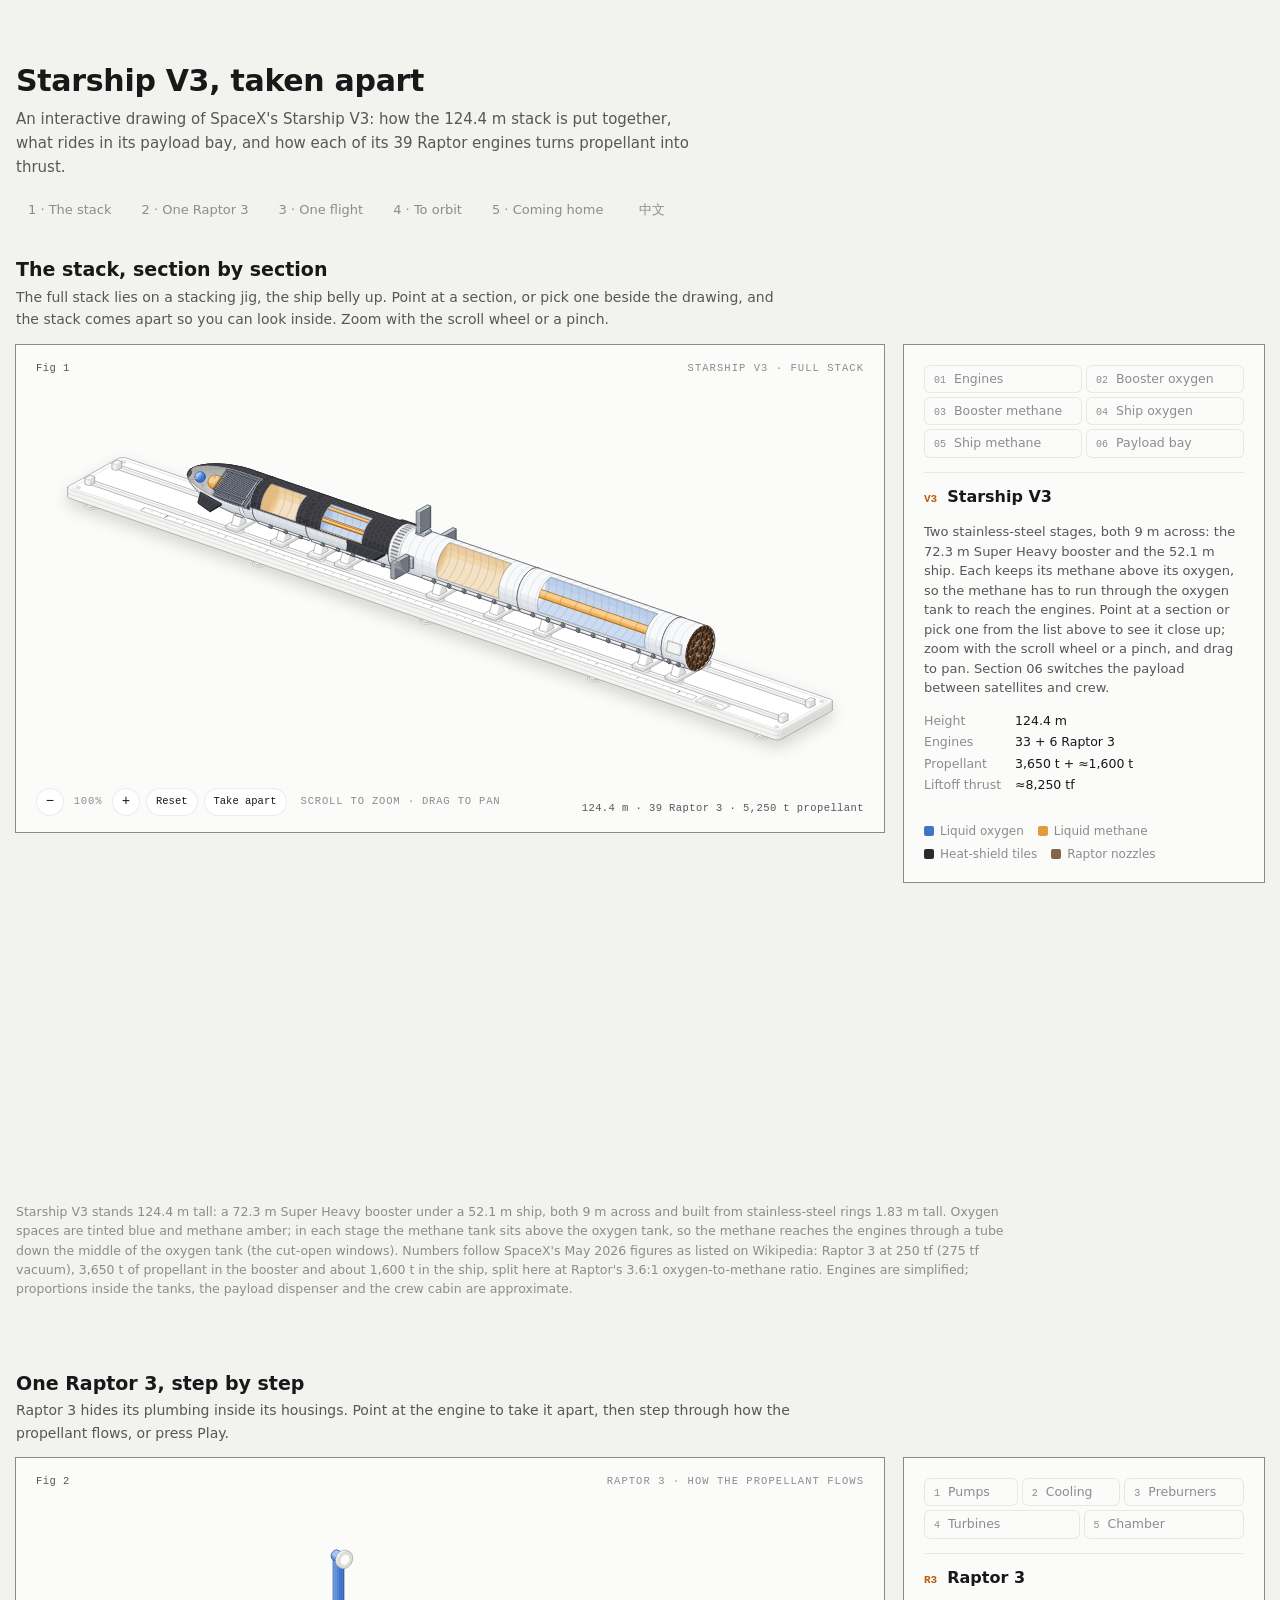
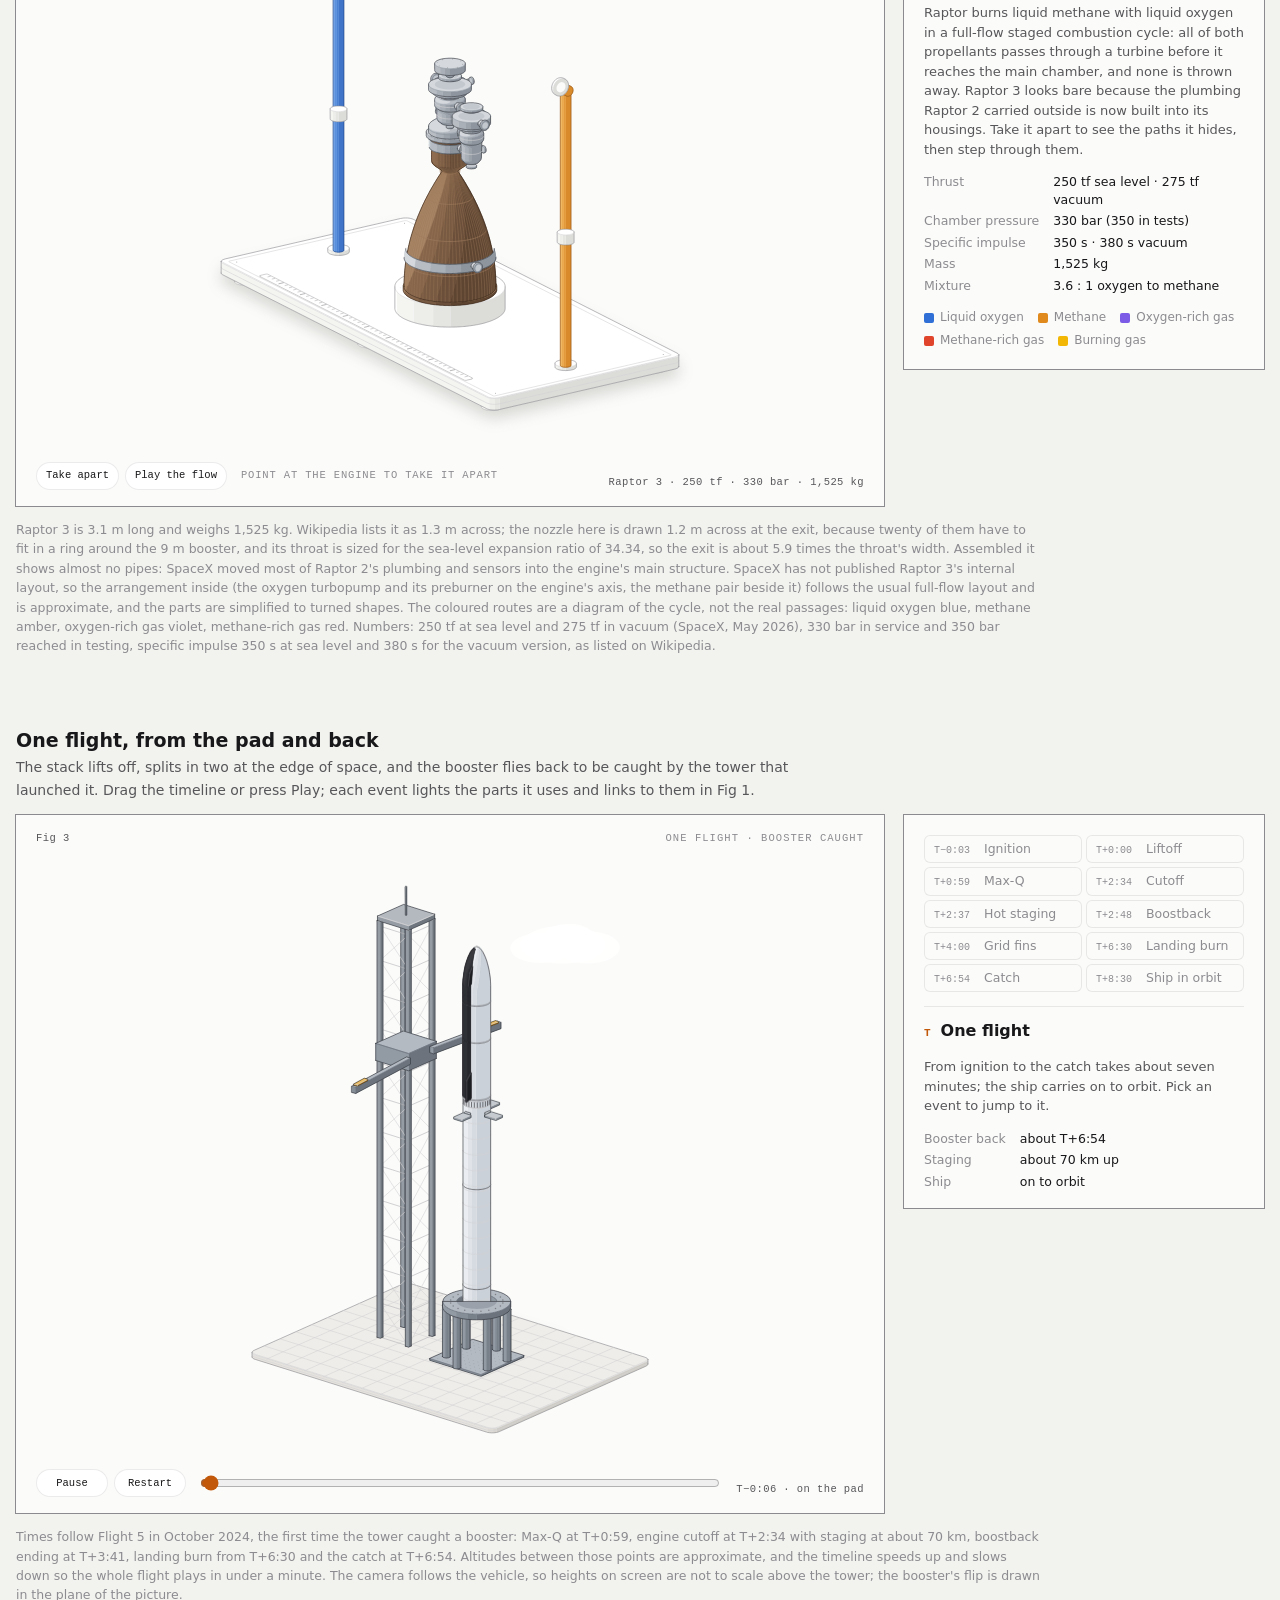
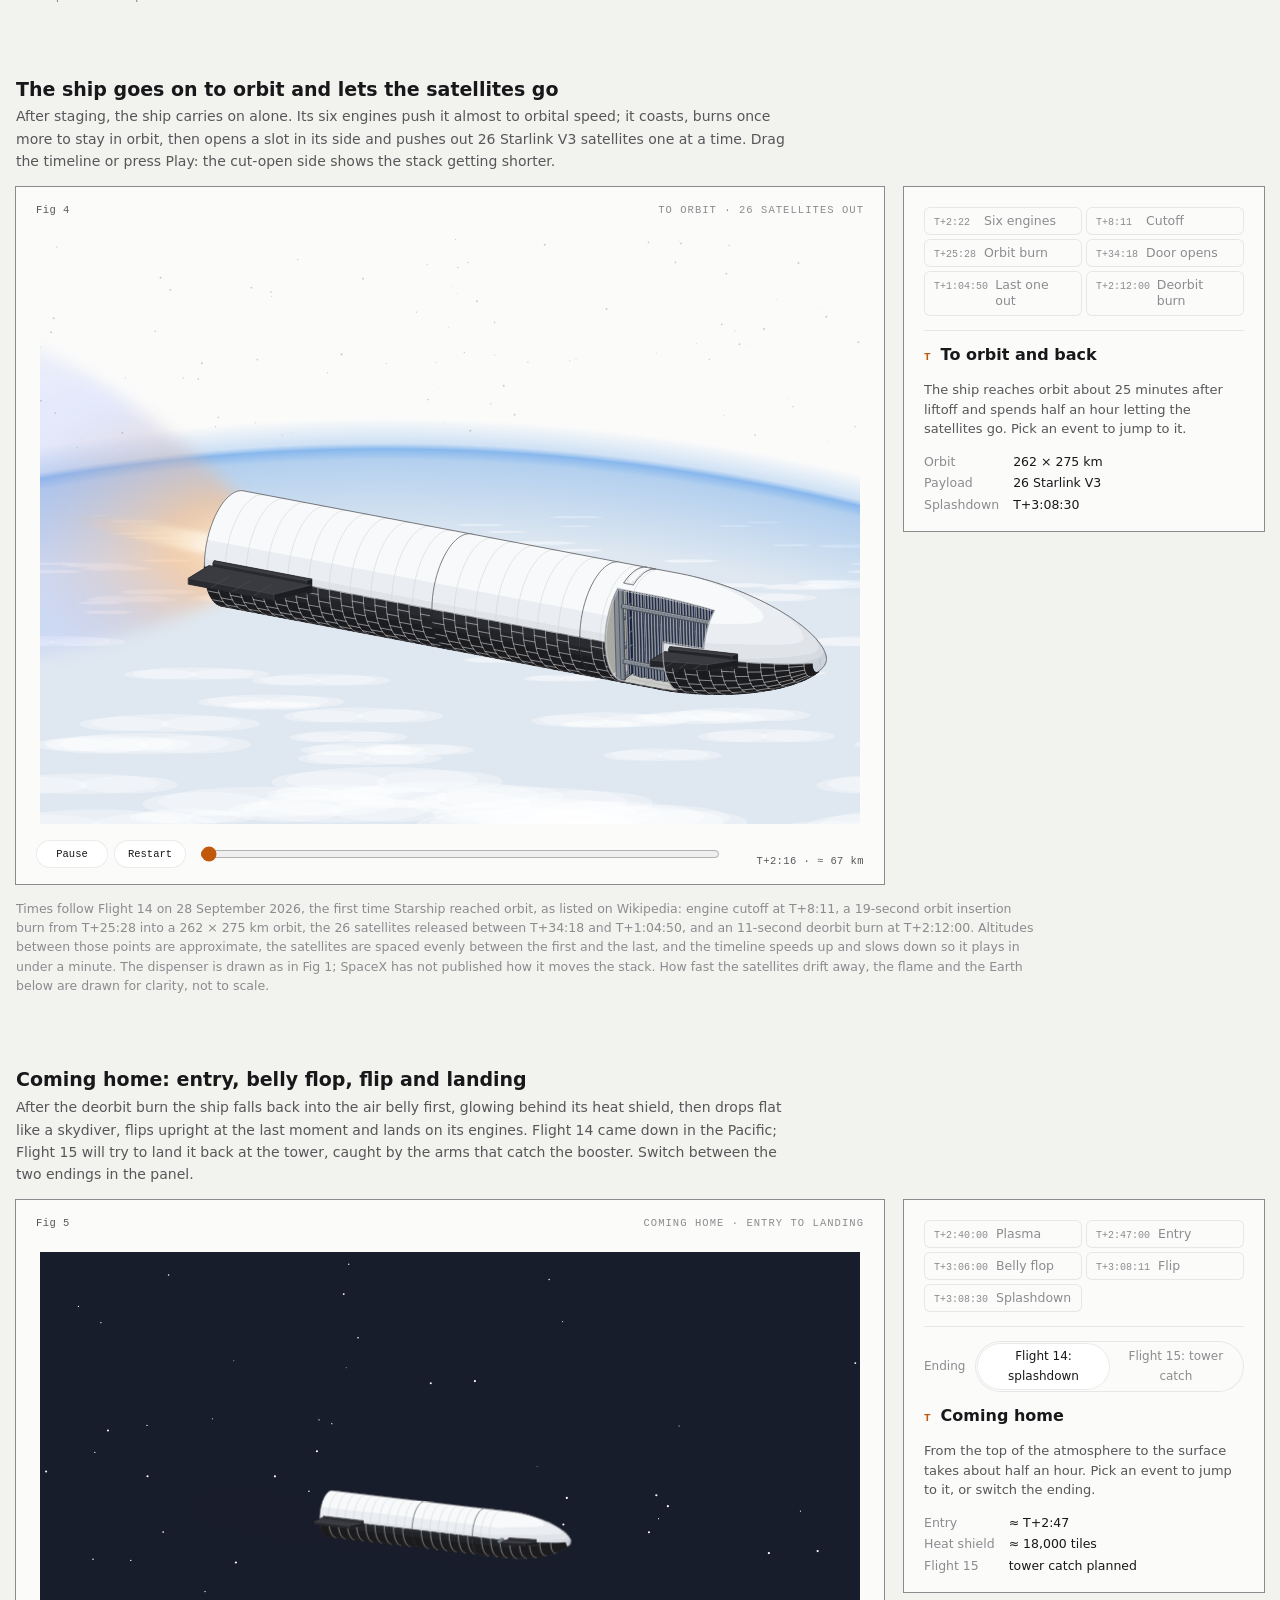
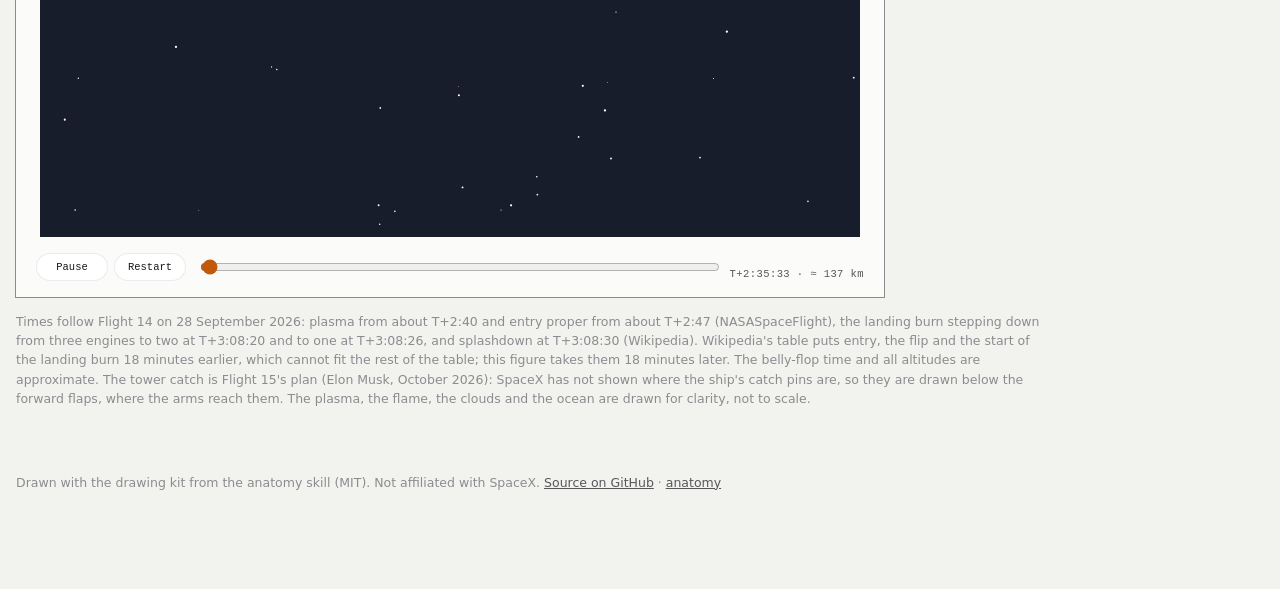
<file: index.html>
<!doctype html>
<html lang="en">
<head>
<meta charset="utf-8">
<meta name="viewport" content="width=device-width, initial-scale=1">
<title>Starship V3, taken apart</title>
<script>
  location.replace((matchMedia("(prefers-color-scheme: dark)").matches ? "starship.html" : "starship-light.html") + location.search);
</script>
<noscript><meta http-equiv="refresh" content="0; url=starship-light.html"></noscript>
</head>
<body>
<p><a href="starship-light.html">Light</a> · <a href="starship.html">Dark</a></p>
</body>
</html>
</file>
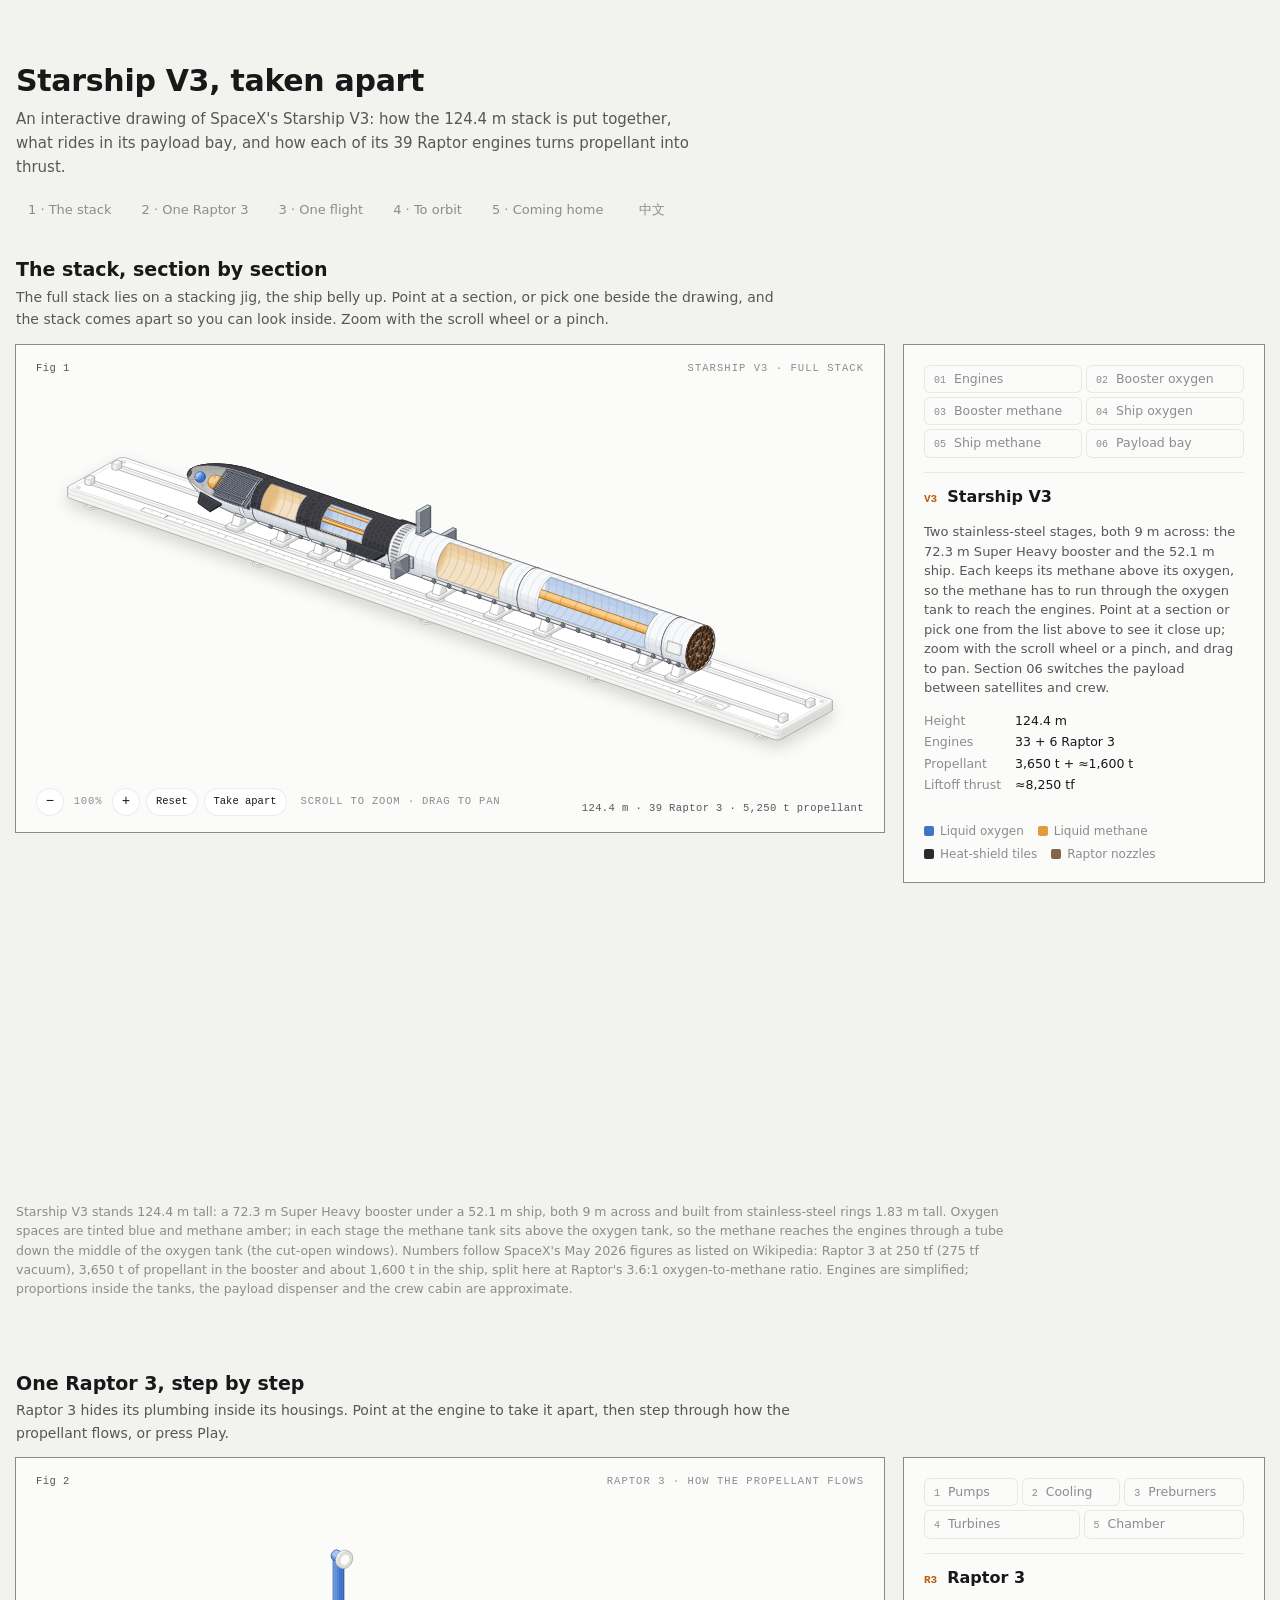
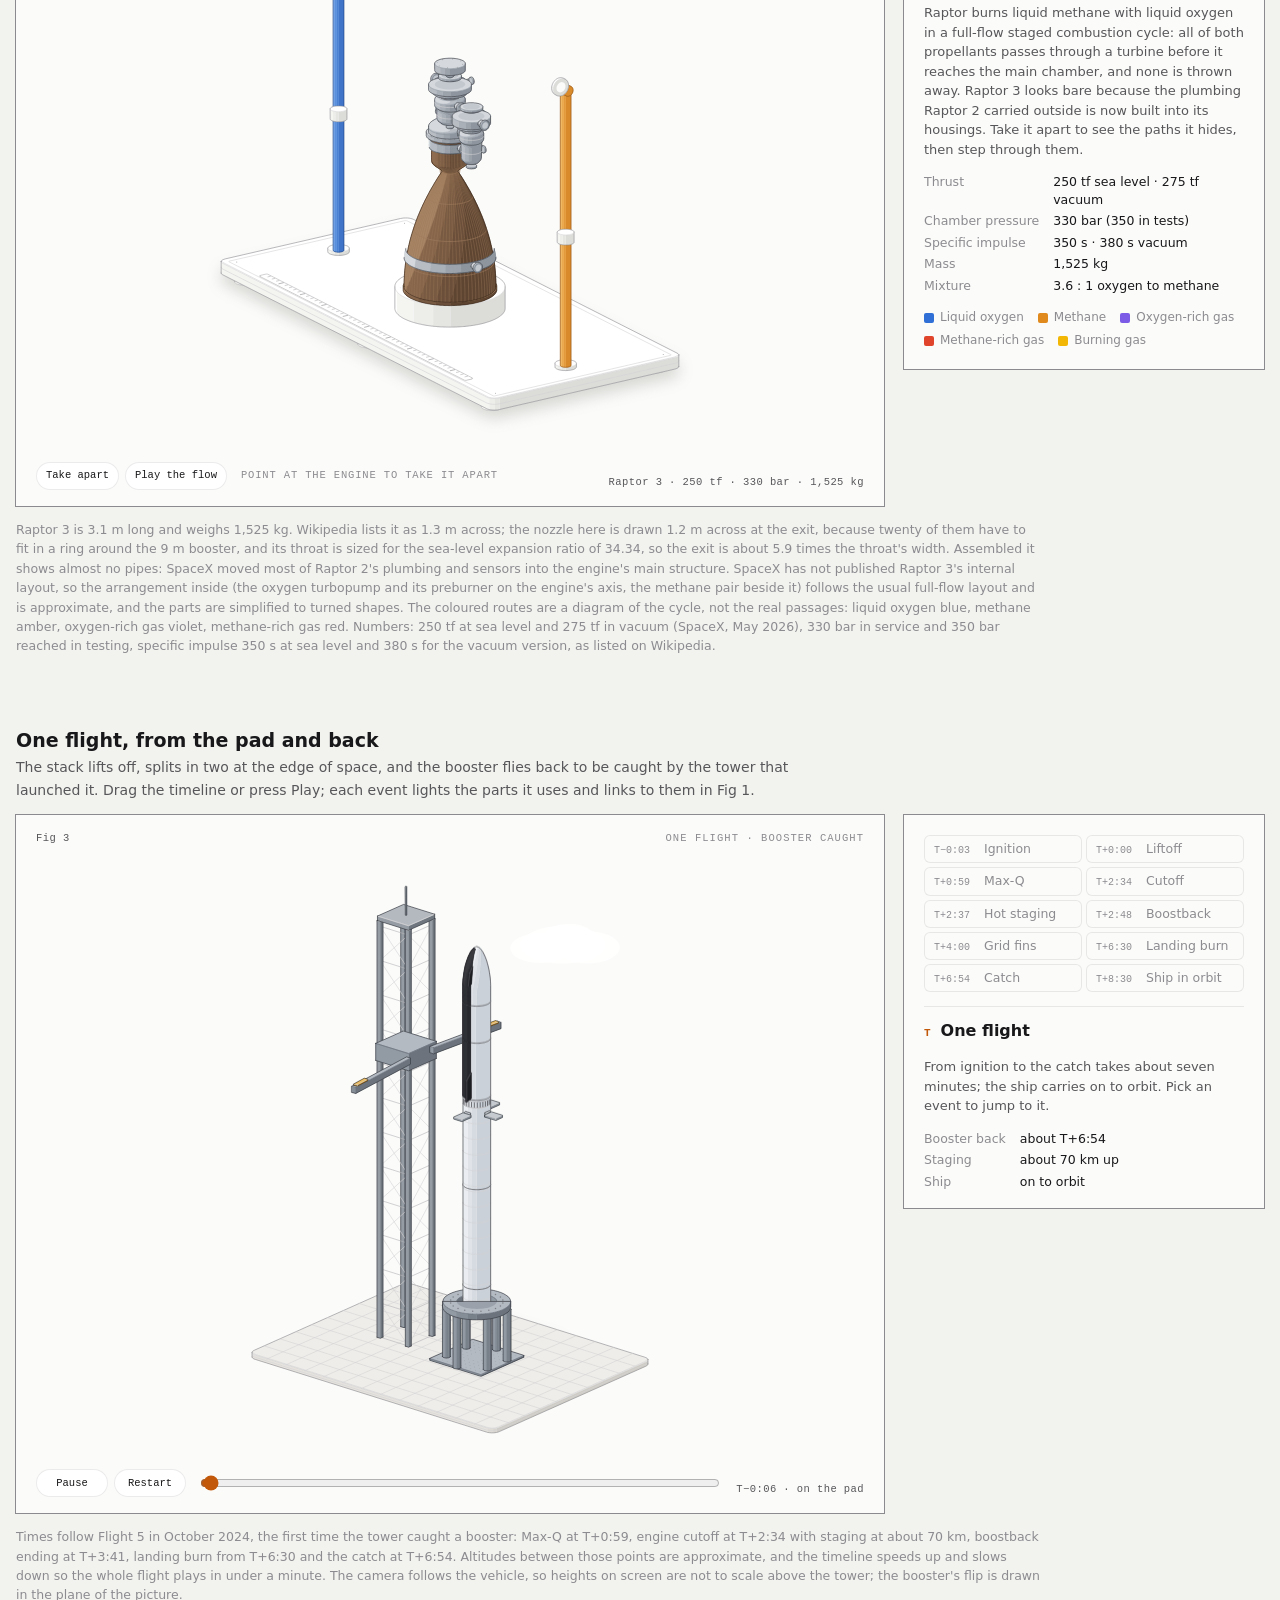
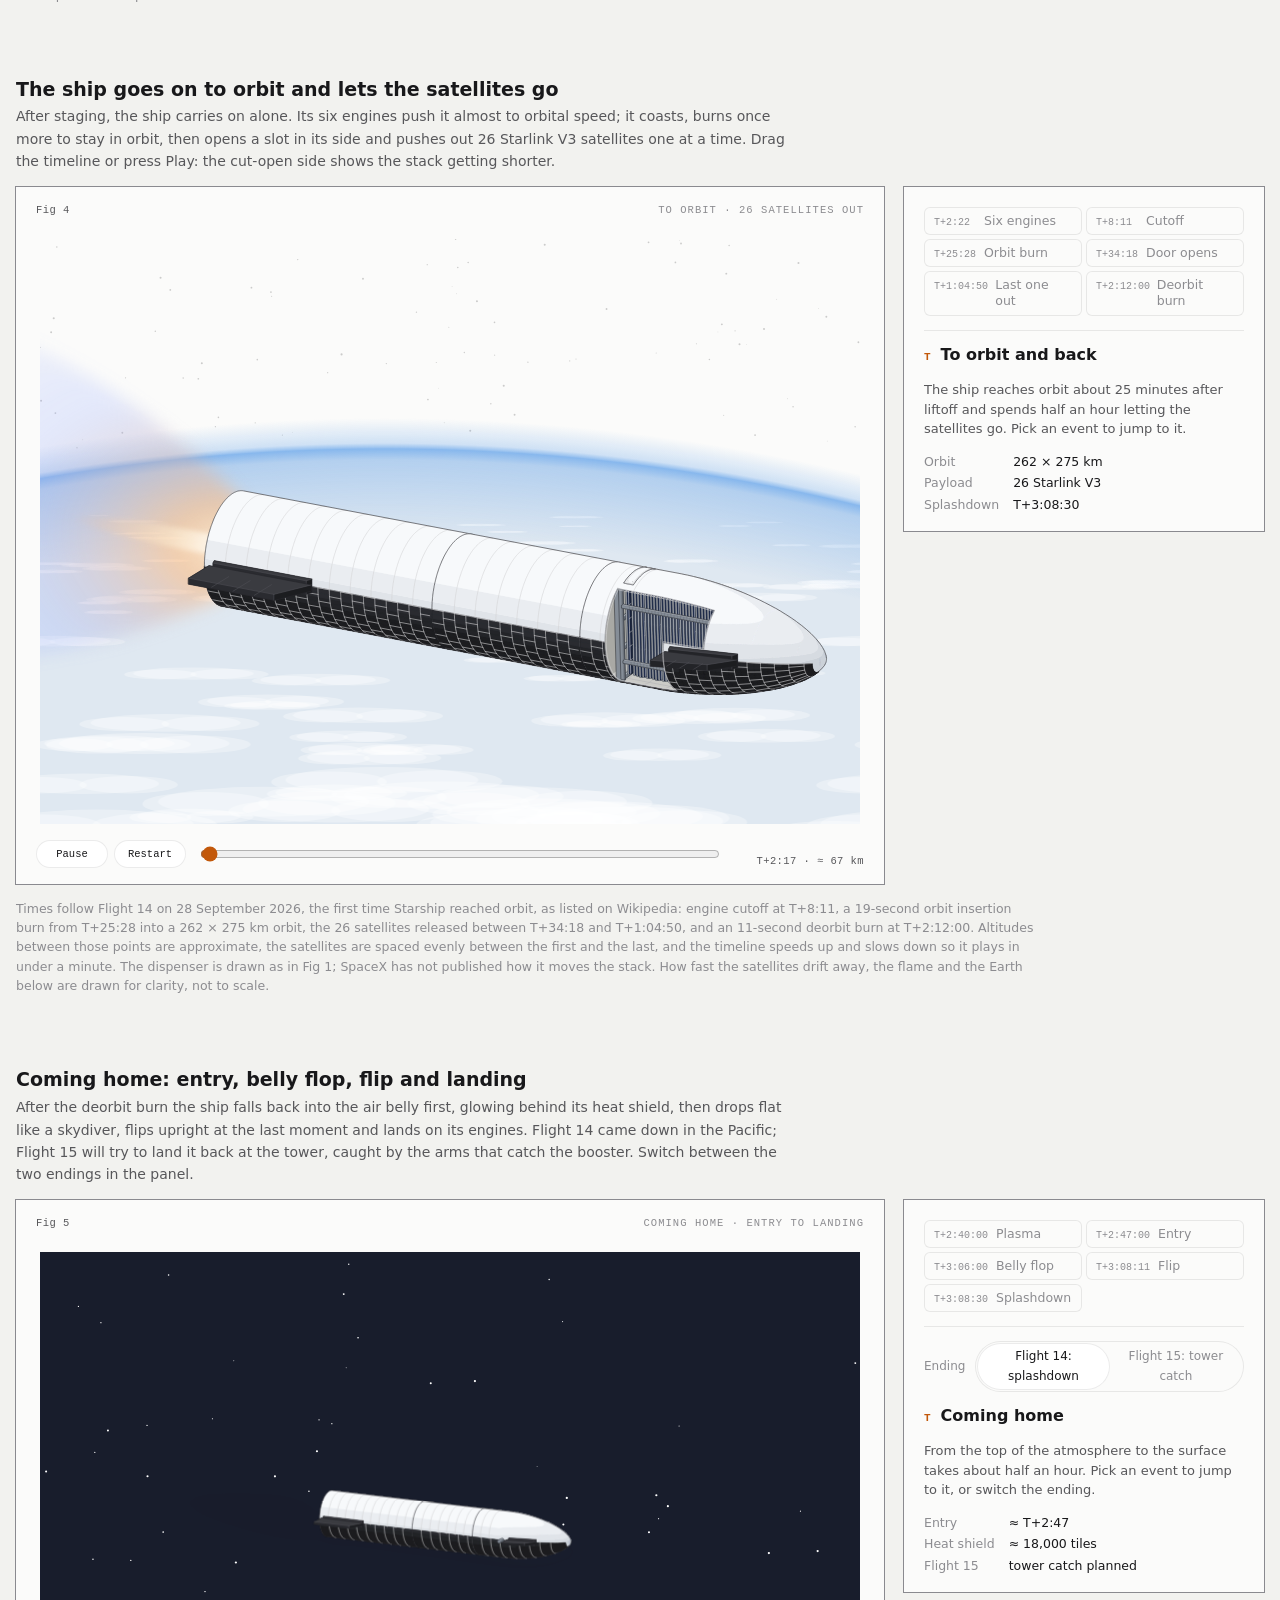
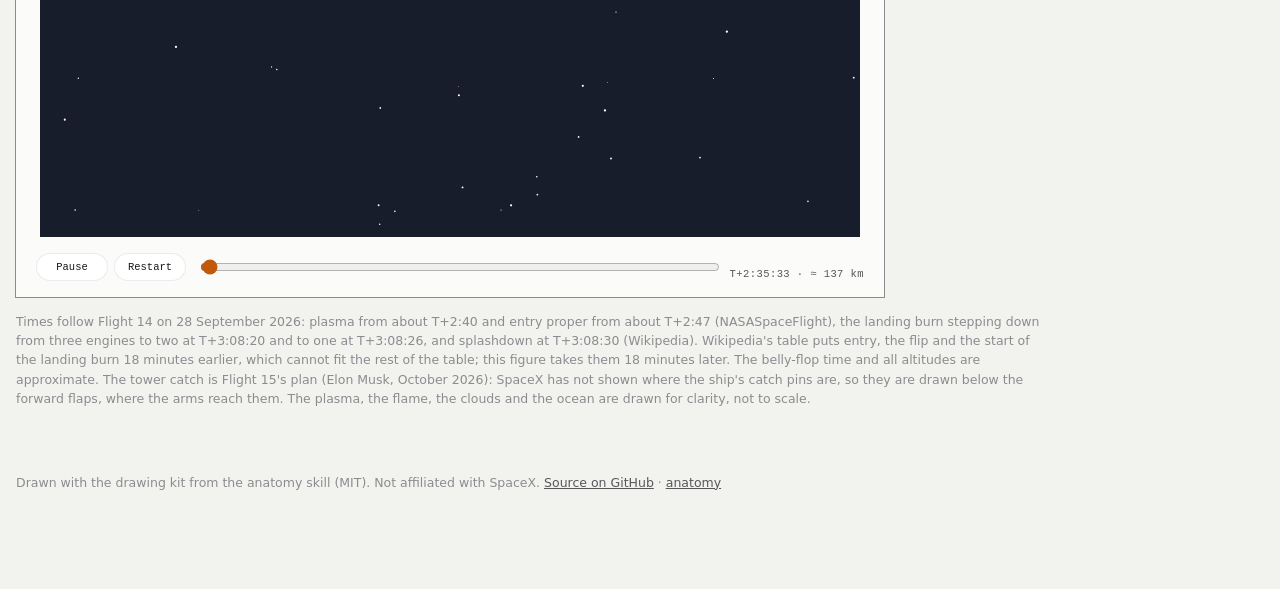
<file: starship-light.html>
<!doctype html><html lang="en"><head><meta charset="utf-8"><meta name="viewport" content="width=device-width, initial-scale=1"><title>Starship V3, taken apart</title><style>
.iso{
  --anatomy-page:#0b0b0b;--anatomy-card:#131313;--anatomy-text:#a3a3a3;--anatomy-strong:#e6e6e6;--anatomy-muted:#6e6e6e;
  --anatomy-paper:#131313;--anatomy-face:#1b1b1b;--anatomy-top:#1c1c1c;
  --anatomy-shade-0:#0f0f0f;--anatomy-shade-1:#121212;--anatomy-shade-2:#151515;--anatomy-shade-3:#181818;
  --anatomy-lit-top:#262626;--anatomy-lit-shade:#1d1d1d;
  --anatomy-hi:#d4d4d4;--anatomy-mid:#6a6a6a;--anatomy-lo:#3e3e3e;--anatomy-faint:#2a2a2a;--anatomy-lit:#ffffff;
  --anatomy-halo:#050505;--anatomy-halo-opacity:.9;--anatomy-dot:#e6e6e6;
  --anatomy-red:#ff6b6b;--anatomy-green:#6be0a0;--anatomy-blue:#6b9bff;
  --anatomy-weight:.6px;--anatomy-ease:cubic-bezier(.32,.72,0,1);
  --anatomy-mono:ui-monospace,"SF Mono",Menlo,Consolas,monospace;
  --anatomy-lift:inset 0 1px 0 0 #ffffff0a,inset 0 0 0 1px #ffffff06,0 0 0 1px #00000026,0 1px 1px -.5px #00000014,0 3px 3px -1.5px #00000014,0 6px 6px -3px #00000014,0 12px 12px -6px #00000014;
}
.iso[data-theme="light"]{
  --anatomy-page:#f2f2ef;--anatomy-card:#fbfbfa;--anatomy-text:#57575a;--anatomy-strong:#18181a;--anatomy-muted:#8c8c90;
  --anatomy-paper:#fbfbfa;--anatomy-face:#ffffff;--anatomy-top:#ffffff;
  --anatomy-shade-0:#dcdcd9;--anatomy-shade-1:#e5e5e2;--anatomy-shade-2:#ededea;--anatomy-shade-3:#f4f4f1;
  --anatomy-lit-top:#ffffff;--anatomy-lit-shade:#eeeeeb;
  --anatomy-hi:#26262a;--anatomy-mid:#8a8a8f;--anatomy-lo:#b4b4b8;--anatomy-faint:#d4d4d6;--anatomy-lit:#000000;
  --anatomy-halo:#8a8a80;--anatomy-halo-opacity:.32;--anatomy-dot:#3a3a3e;
  --anatomy-red:#e5484d;--anatomy-green:#30a46c;--anatomy-blue:#3e63dd;
  --anatomy-lift:inset 0 1px 0 0 #ffffff,0 0 0 1px #0000000f,0 1px 1px -.5px #0000000a,0 3px 3px -1.5px #0000000a,0 6px 6px -3px #0000000a,0 12px 12px -6px #0000000a;
}
.iso-svg{display:block;width:100%;height:auto;overflow:visible}
.iso-svg path,.iso-svg circle{vector-effect:non-scaling-stroke}
.iso-fill{fill:var(--anatomy-paper);stroke:none}
.iso-solid[data-lit]>.iso-fill{fill:var(--anatomy-face)}
.iso-shade,.iso-top{stroke:none}
.iso-shade[data-shade="0"]{fill:var(--anatomy-shade-0)}
.iso-shade[data-shade="1"]{fill:var(--anatomy-shade-1)}
.iso-shade[data-shade="2"]{fill:var(--anatomy-shade-2)}
.iso-shade[data-shade="3"]{fill:var(--anatomy-shade-3)}
.iso-top{fill:var(--anatomy-top)}
.iso-solid[data-lit]>.iso-top{fill:var(--anatomy-lit-top)}
.iso-solid[data-lit]>.iso-shade{fill:var(--anatomy-lit-shade)}
.iso-solid[data-seamless]>.iso-shade,.iso-solid[data-seamless]>.iso-top{stroke-width:.4;stroke-linejoin:round}
.iso-solid[data-seamless]>.iso-shade[data-shade="0"]{stroke:var(--anatomy-shade-0)}
.iso-solid[data-seamless]>.iso-shade[data-shade="1"]{stroke:var(--anatomy-shade-1)}
.iso-solid[data-seamless]>.iso-shade[data-shade="2"]{stroke:var(--anatomy-shade-2)}
.iso-solid[data-seamless]>.iso-shade[data-shade="3"]{stroke:var(--anatomy-shade-3)}
.iso-solid[data-seamless]>.iso-top{stroke:var(--anatomy-top)}
.iso-solid[data-seamless][data-lit]>.iso-top{stroke:var(--anatomy-lit-top)}
.iso-solid[data-seamless][data-lit]>.iso-shade{stroke:var(--anatomy-lit-shade)}
.iso-solid[data-lit]>.iso-edge{stroke:var(--anatomy-lit)}
.iso-halo{fill:var(--anatomy-halo);stroke:none;filter:blur(9px);opacity:var(--anatomy-halo-opacity);transform:translateY(3px)}
.iso-line{fill:none;stroke:var(--anatomy-lo);stroke-width:var(--anatomy-weight);stroke-linecap:round;stroke-linejoin:round}
.iso-line[data-tone="hi"]{stroke:var(--anatomy-hi)}
.iso-line[data-tone="mid"]{stroke:var(--anatomy-mid)}
.iso-line[data-tone="lo"]{stroke:var(--anatomy-lo)}
.iso-line[data-tone="faint"]{stroke:var(--anatomy-faint)}
.iso-line[data-tone="lit"]{stroke:var(--anatomy-lit)}
.iso-line[data-tone="red"]{stroke:var(--anatomy-red)}
.iso-line[data-tone="green"]{stroke:var(--anatomy-green)}
.iso-line[data-tone="blue"]{stroke:var(--anatomy-blue)}
.iso-line[data-dotted]{stroke-dasharray:.01 3.5;stroke-width:1}
.iso-line[data-dashed]{stroke-dasharray:3 3}
.iso-line[data-flow]{stroke-dasharray:2 6}
.iso-wire-end{fill:var(--anatomy-paper);stroke:var(--anatomy-lo);stroke-width:var(--anatomy-weight)}
.iso-wire[data-tone="hi"] .iso-wire-end{stroke:var(--anatomy-hi)}
.iso-wire[data-tone="mid"] .iso-wire-end{stroke:var(--anatomy-mid)}
.iso-wire[data-tone="faint"] .iso-wire-end{stroke:var(--anatomy-faint)}
.iso-wire[data-tone="lit"] .iso-wire-end{stroke:var(--anatomy-lit)}
.iso-dots circle{fill:var(--anatomy-dot);stroke:none;opacity:.32}
.iso-dots[data-tone="hi"] circle{opacity:.85}
.iso-dots[data-tone="mid"] circle{opacity:.45}
.iso-dots[data-tone="lo"] circle{opacity:.22}
.iso-dots[data-tone="faint"] circle{opacity:.12}
.iso-face-text{fill:var(--anatomy-mid);font-family:var(--anatomy-mono);letter-spacing:.04em}
.iso-face-text[data-tone="hi"]{fill:var(--anatomy-hi)}
.iso-face-text[data-tone="lo"]{fill:var(--anatomy-lo)}
.iso-face-text[data-tone="faint"]{fill:var(--anatomy-faint)}
.tb-body{fill:var(--anatomy-shade-2);stroke:none}
.tb-shine{fill:var(--anatomy-top);stroke:none}
.tb-shade{fill:var(--anatomy-shade-0);stroke:none}
.tb-ring{fill:none;stroke:var(--anatomy-lo);stroke-width:.45;stroke-linecap:butt;stroke-linejoin:round}
.tb-ring[data-tone="mid"]{stroke:var(--anatomy-mid)}
.tb-ring[data-tone="faint"]{stroke:var(--anatomy-faint)}
.tb-ring[data-tone="hi"]{stroke:var(--anatomy-hi)}
@keyframes iso-flow{to{stroke-dashoffset:-32}}
@keyframes iso-pulse{0%,100%{opacity:.18}12%{opacity:1}40%{opacity:.18}}
.iso-line[data-flow]{animation:iso-flow 1600ms linear infinite}
.iso-dots circle[data-pulse]{animation:iso-pulse 1600ms steps(1,end) infinite;animation-delay:var(--pulse-at,0ms)}
.iso-figure{margin:32px 0 36px}
.iso-plate{position:relative;padding:52px 24px;border-radius:0;background:var(--anatomy-card);box-shadow:0 0 0 1px var(--anatomy-mid);--anatomy-paper:var(--anatomy-card)}
.iso-plate-corners{position:absolute;inset:18px 20px;pointer-events:none}
.iso-plate-corner{position:absolute;color:var(--anatomy-muted);font-family:var(--anatomy-mono);font-size:10.5px;line-height:1;letter-spacing:.04em;white-space:nowrap}
.iso-plate-corner[data-corner="fig"]{top:0;left:0;color:var(--anatomy-text)}
.iso-plate-corner[data-corner="title"]{top:0;right:0;text-transform:uppercase;letter-spacing:.1em}
.iso-plate-corner[data-corner="hint"]{bottom:0;left:0;text-transform:uppercase;letter-spacing:.1em}
.iso-plate-corner[data-corner="readout"]{right:0;bottom:0;color:var(--anatomy-text);font-variant-numeric:tabular-nums}
.iso-plate .iso-svg{margin:0 auto}
.iso-legend{display:grid;gap:8px;margin-top:12px;color:var(--anatomy-muted);font-size:13px;line-height:1.55}
.iso-keys{display:flex;flex-wrap:wrap;gap:6px 18px}
.iso-key{display:inline-flex;align-items:center;gap:7px}
.iso-swatch{width:16px;height:10px;flex:none;overflow:visible}
.iso-swatch path{fill:none;stroke:var(--anatomy-hi);stroke-width:1;vector-effect:non-scaling-stroke;stroke-linejoin:round;stroke-linecap:round}
.iso-swatch[data-mark="raised"] path,.iso-swatch[data-mark="flat"] path{stroke:var(--anatomy-mid)}
.iso-swatch[data-mark="lit"] path{stroke:var(--anatomy-lit)}
.iso-swatch[data-mark="dim"] path{stroke:var(--anatomy-lo)}
.iso-swatch[data-mark="dotted"] path{stroke-dasharray:.01 3;stroke-width:1.4}
.iso-swatch[data-mark="dashed"] path{stroke-dasharray:3 2.5}
.iso-swatch[data-mark="red"] path{stroke:var(--anatomy-red)}
.iso-swatch[data-mark="green"] path{stroke:var(--anatomy-green)}
.iso-swatch[data-mark="blue"] path{stroke:var(--anatomy-blue)}
.iso-swatch-crease{stroke:var(--anatomy-lo)!important}
@media (max-width:560px){.iso-plate{padding:48px 12px 70px}.iso-plate-corner[data-corner="hint"]{bottom:18px}}
@media (prefers-reduced-motion:reduce){.iso-line[data-flow],.iso-dots circle[data-pulse]{animation:none}}

*{box-sizing:border-box}
html{color-scheme:dark}
body[data-theme="light"]{color-scheme:light}
body{margin:0;background:var(--anatomy-page);color:var(--anatomy-text);font:14px/1.6 ui-sans-serif,system-ui,-apple-system,"Segoe UI",sans-serif;-webkit-font-smoothing:antialiased}
.iso-page{width:min(1440px,100% - 32px);margin:64px auto 96px}
</style></head><body class="iso" data-theme="light"><main class="iso-page"><style>.ss {
  --ss-ring: #ffffff14;
  --ss-hover: #ffffff0a;
  --ss-void: #050505;
  --ss-door: #0f0f0f;
  --ss-nozzle: #2a1a10;
  --ss-throat: #000000;
  --ss-nozzle-line: #6b4a30;
  --ss-accent: #f0a04b;
  --ss-lox: #5b8fe0;
  --ss-ch4: #e39a3c;
  --ss-tile-key: #3a3b40;
  --ss-bronze-key: #86654b;
  --ss-glass: #101820;
  --ss-antenna: #0e1626;
}

[data-theme="light"] .ss {
  --ss-ring: #00000014;
  --ss-hover: #0000000a;
  --ss-void: #6f6f73;
  --ss-door: #efefec;
  --ss-nozzle: #2e1d11;
  --ss-throat: #0d0805;
  --ss-nozzle-line: #b4825a;
  --ss-accent: #c2580a;
  --ss-lox: #3f74c9;
  --ss-ch4: #e39a3c;
  --ss-tile-key: #2a2b2f;
  --ss-bronze-key: #86654b;
  --ss-glass: #1d2a38;
  --ss-antenna: #2b3445;
}

/* Page header, figure headings and notes. Each layout holds its tallest panel's height, so nothing below it moves. */
.ss-page-head {
  display: flex;
  flex-wrap: wrap;
  align-items: flex-end;
  justify-content: space-between;
  gap: 16px 32px;
  margin: 0 0 8px;
}

.ss-page-title h1 {
  margin: 0 0 8px;
  font-size: 30px;
  line-height: 1.15;
  font-weight: 650;
  letter-spacing: -0.01em;
  color: var(--anatomy-strong);
}

.ss-lede {
  margin: 0;
  max-width: 46em;
  font-size: 15px;
  line-height: 1.6;
  color: var(--anatomy-text);
}

.ss-nav {
  display: flex;
  flex-wrap: wrap;
  align-items: center;
  gap: 6px;
}

.ss-nav a {
  padding: 5px 12px;
  border-radius: 999px;
  color: var(--anatomy-muted);
  font-size: 13px;
  text-decoration: none;
  box-shadow: inset 0 0 0 1px var(--ss-ring);
  transition: color 160ms var(--anatomy-ease), background 160ms var(--anatomy-ease);
}

.ss-nav a:hover,
.ss-nav a:focus-visible {
  color: var(--anatomy-strong);
  background: var(--ss-hover);
  outline: none;
}

.ss-nav .ss-lang {
  margin-left: 6px;
  padding: 5px 12px;
  font-size: 13px;
}

.ss-fig-head {
  margin: 0 0 14px;
}

.ss-fig-head h2 {
  margin: 0 0 4px;
  font-size: 19px;
  line-height: 1.3;
  font-weight: 600;
  color: var(--anatomy-strong);
}

.ss-fig-head p {
  margin: 0;
  max-width: 56em;
  font-size: 14px;
  line-height: 1.6;
  color: var(--anatomy-text);
}

.ss > .iso-legend {
  margin-top: 14px;
  max-width: 82em;
  font-size: 12.5px;
}

.ss-foot {
  margin: 48px 0 0;
  padding-top: 16px;
  border-top: 1px solid var(--ss-ring);
  font-size: 12.5px;
  color: var(--anatomy-muted);
}

.ss-foot a {
  color: var(--anatomy-text);
}

.ss-layout {
  display: grid;
  grid-template-columns: minmax(0, 1fr) 360px;
  gap: 20px;
  align-items: start;
  align-content: start;
}

.ss .iso-plate {
  padding: 52px 24px 60px;
  overflow: hidden;
}

.ss-stage {
  position: relative;
  touch-action: pan-y;
  -webkit-tap-highlight-color: transparent;
  user-select: none;
  -webkit-user-select: none;
  cursor: default;
}

/* The drawing is a stack of <svg> layers in painter's order; only the first takes up space. */
.ss-layer {
  pointer-events: none;
}

.ss-layer > g {
  pointer-events: visiblePainted;
}

.ss-layer:not(:first-child) {
  position: absolute;
  inset: 0;
  width: 100%;
  height: 100%;
}

.ss-moves {
  will-change: transform;
}

.ss-stage {
  overflow: hidden;
}

.ss-stage > svg.fl-over {
  overflow: visible !important;
}

.rp-stage [data-flows] {
  will-change: opacity;
}

.ss-stage[data-zoomed] {
  touch-action: none;
  cursor: grab;
}

.ss-stage[data-dragging] {
  cursor: grabbing;
}

.ss-stage:focus-visible {
  outline: 1px solid var(--anatomy-muted);
  outline-offset: 6px;
}

.ss-controls {
  position: absolute;
  left: 20px;
  bottom: 16px;
  display: flex;
  align-items: center;
  gap: 6px;
  font-family: var(--anatomy-mono);
  font-size: 10.5px;
  letter-spacing: 0.08em;
  text-transform: uppercase;
  color: var(--anatomy-muted);
}

.ss-button {
  display: inline-flex;
  align-items: center;
  justify-content: center;
  gap: 6px;
  min-width: 28px;
  height: 28px;
  padding: 0 10px;
  border: 0;
  border-radius: 999px;
  background: var(--anatomy-face);
  color: var(--anatomy-strong);
  font: inherit;
  cursor: pointer;
  box-shadow: inset 0 0 0 1px var(--ss-ring);
  transition: background 160ms var(--anatomy-ease), transform 120ms var(--anatomy-ease);
}

.ss-button[data-icon] {
  padding: 0;
  width: 28px;
  font-size: 14px;
  letter-spacing: 0;
}

.ss-button:hover {
  background: var(--ss-hover);
}

.ss-button:active {
  transform: scale(0.96);
}

.ss-button:focus-visible {
  outline: 1px solid var(--anatomy-muted);
  outline-offset: 2px;
}

.ss-zoom-level {
  min-width: 36px;
  text-align: center;
  font-variant-numeric: tabular-nums;
}

.ss-hint {
  margin-left: 8px;
}

.ss-panel {
  position: sticky;
  top: 16px;
  display: grid;
  gap: 14px;
  padding: 20px 20px 18px !important;
}

.ss-panel-head {
  display: flex;
  align-items: baseline;
  gap: 10px;
  margin: 0;
}

.ss-panel-num {
  font-family: var(--anatomy-mono);
  font-size: 11px;
  color: var(--ss-accent);
}

.ss-panel-title {
  margin: 0;
  font-size: 16px;
  line-height: 1.3;
  font-weight: 600;
  color: var(--anatomy-strong);
}

.ss-lang {
  margin-left: auto;
  align-self: center;
  padding: 3px 10px;
  border: 0;
  border-radius: 999px;
  background: transparent;
  color: var(--anatomy-muted);
  font: 12px/1.4 ui-sans-serif, system-ui, -apple-system, "Segoe UI", "PingFang SC", "Microsoft YaHei", sans-serif;
  cursor: pointer;
  box-shadow: inset 0 0 0 1px var(--ss-ring);
  transition: color 160ms var(--anatomy-ease), background 160ms var(--anatomy-ease);
}

.ss-lang:hover,
.ss-lang:focus-visible {
  color: var(--anatomy-strong);
  background: var(--ss-hover);
  outline: none;
}

.ss-pay {
  display: flex;
  align-items: center;
  gap: 10px;
  font-size: 12px;
  color: var(--anatomy-muted);
}

.ss-seg {
  display: inline-flex;
  padding: 2px;
  border-radius: 999px;
  box-shadow: inset 0 0 0 1px var(--ss-ring);
}

.ss-seg button {
  padding: 4px 12px;
  border: 0;
  border-radius: 999px;
  background: transparent;
  color: var(--anatomy-muted);
  font: inherit;
  cursor: pointer;
  transition: color 160ms var(--anatomy-ease), background 160ms var(--anatomy-ease);
}

.ss-seg button:hover {
  color: var(--anatomy-strong);
}

.ss-seg button[aria-pressed="true"] {
  background: var(--anatomy-face);
  color: var(--anatomy-strong);
  box-shadow: inset 0 0 0 1px var(--ss-ring);
}

.ss-seg button:focus-visible {
  outline: 1px solid var(--anatomy-muted);
  outline-offset: 1px;
}

.ss[data-lang="zh"] .ss-controls,
.ss[data-lang="zh"] .iso-plate-corner {
  letter-spacing: 0.04em;
}

.ss-lens-box {
  position: relative;
  border-radius: 6px;
  background: var(--anatomy-page);
  box-shadow: inset 0 0 0 1px var(--ss-ring);
  overflow: hidden;
  aspect-ratio: 16 / 9;
}

.ss-lens {
  position: absolute;
  inset: 0;
  width: 100% !important;
  height: 100% !important;
}

.ss-text {
  margin: 0;
  font-size: 13px;
  line-height: 1.5;
  color: var(--anatomy-text);
}

.ss-specs {
  display: grid;
  grid-template-columns: auto 1fr;
  gap: 4px 14px;
  margin: 0;
  font-size: 12.5px;
  line-height: 1.4;
}

.ss-specs dt {
  color: var(--anatomy-muted);
}

.ss-specs dd {
  margin: 0;
  color: var(--anatomy-strong);
  font-variant-numeric: tabular-nums;
}

.ss-keys {
  display: flex;
  flex-wrap: wrap;
  gap: 4px 14px;
  font-size: 12px;
  color: var(--anatomy-muted);
}

.ss-key {
  display: inline-flex;
  align-items: center;
  gap: 6px;
}

.ss-key i {
  width: 10px;
  height: 10px;
  border-radius: 2px;
  background: var(--key);
}

/* The list sits at the top of the panel so picking a section never moves it under the pointer. */
.ss-parts {
  display: grid;
  gap: 4px;
  padding-bottom: 14px;
  border-bottom: 1px solid var(--ss-ring);
}

.ss-chips2 {
  grid-template-columns: 1fr 1fr;
}

.ss-chips-row {
  display: flex;
  flex-wrap: wrap;
}

.ss-chips-row .ss-part {
  width: auto;
  flex: 1 1 auto;
}

.ss-part {
  display: flex;
  align-items: baseline;
  gap: 8px;
  width: 100%;
  padding: 6px 10px;
  border: 0;
  border-radius: 6px;
  background: transparent;
  color: var(--anatomy-muted);
  font: 12.5px/1.3 ui-sans-serif, system-ui, -apple-system, "Segoe UI", sans-serif;
  text-align: left;
  cursor: pointer;
  box-shadow: inset 0 0 0 1px var(--ss-ring);
  transition: color 160ms var(--anatomy-ease), background 160ms var(--anatomy-ease);
}

.ss-part:hover,
.ss-part:focus-visible,
.ss-part[data-on] {
  color: var(--anatomy-strong);
  background: var(--ss-hover);
  outline: none;
}

.ss-part[data-on] .ss-num {
  color: var(--ss-accent);
}

.ss-num {
  font-family: var(--anatomy-mono);
  font-size: 10px;
  color: var(--anatomy-muted);
}

.ss-zoom-here {
  justify-self: start;
}

.ss-live {
  position: absolute;
  width: 1px;
  height: 1px;
  overflow: hidden;
  clip: rect(0 0 0 0);
  white-space: nowrap;
}

/* materials: every colour is a token, light first, dark overrides */

.ss-steel {
  --anatomy-paper: #f4f6f8;
  --anatomy-top: #f7f9fb;
  --anatomy-shade-0: #cbd1d8;
  --anatomy-shade-1: #d6dbe1;
  --anatomy-shade-2: #e0e4e9;
  --anatomy-shade-3: #eaedf1;
}

.ss-tile {
  --anatomy-paper: #2a2b2f;
  --anatomy-top: #3a3b40;
  --anatomy-shade-0: #1c1d20;
  --anatomy-shade-1: #232428;
  --anatomy-shade-2: #2a2b30;
  --anatomy-shade-3: #323338;
  --anatomy-faint: #4d4e54;
  --anatomy-lo: #5a5b61;
}

.ss-cav {
  --anatomy-paper: #bdbdb9;
  --anatomy-top: #cbcbc7;
  --anatomy-shade-0: #a9a9a5;
  --anatomy-shade-1: #b1b1ad;
  --anatomy-shade-2: #b9b9b5;
  --anatomy-shade-3: #c1c1bd;
}

.ss-cav-lox {
  --anatomy-paper: #b9cfea;
  --anatomy-top: #cadbf1;
  --anatomy-shade-0: #a2bee3;
  --anatomy-shade-1: #adc6e7;
  --anatomy-shade-2: #b8ceeb;
  --anatomy-shade-3: #c2d5ee;
}

.ss-cav-ch4 {
  --anatomy-paper: #efd3a9;
  --anatomy-top: #f5e1c1;
  --anatomy-shade-0: #e2bb83;
  --anatomy-shade-1: #e8c48f;
  --anatomy-shade-2: #edcd9c;
  --anatomy-shade-3: #f1d6aa;
}

.ss-in {
  stroke: #9a9a96;
}

.ss-in-lox {
  stroke: #7ea2d3;
}

.ss-in-ch4 {
  stroke: #c79250;
}

.ss-methane {
  --anatomy-paper: #f2b866;
  --anatomy-top: #f8cf8f;
  --anatomy-shade-0: #d98a2b;
  --anatomy-shade-1: #e39a3c;
  --anatomy-shade-2: #eaa94e;
  --anatomy-shade-3: #f0b862;
  --anatomy-hi: #8a4a0c;
  --anatomy-mid: #b86d1e;
  --anatomy-faint: #c98a3e;
}

.ss-oxygen {
  --anatomy-paper: #7fa9e8;
  --anatomy-top: #a6c4f2;
  --anatomy-shade-0: #3f74c9;
  --anatomy-shade-1: #4c82d3;
  --anatomy-shade-2: #5a90dc;
  --anatomy-shade-3: #6c9ee4;
  --anatomy-hi: #18407f;
  --anatomy-faint: #4a7bc4;
}

.ss-bronze {
  --anatomy-paper: #8c6a4f;
  --anatomy-top: #a88565;
  --anatomy-shade-0: #5e4532;
  --anatomy-shade-1: #6b4f3a;
  --anatomy-shade-2: #785a42;
  --anatomy-shade-3: #86654b;
  --anatomy-hi: #2e1f14;
  --anatomy-mid: #4a3626;
  --anatomy-lo: #a07c5e;
  --anatomy-faint: #9b7758;
}

.ss-niobium {
  --anatomy-paper: #cfc6bb;
  --anatomy-top: #ddd5cb;
  --anatomy-shade-0: #a99d90;
  --anatomy-shade-1: #b6ab9e;
  --anatomy-shade-2: #c2b8ac;
  --anatomy-shade-3: #cec5ba;
  --anatomy-hi: #4a4036;
  --anatomy-faint: #a99d90;
}

.ss-gunmetal {
  --anatomy-paper: #9aa1aa;
  --anatomy-top: #b4bac2;
  --anatomy-shade-0: #6c737c;
  --anatomy-shade-1: #78808a;
  --anatomy-shade-2: #858d97;
  --anatomy-shade-3: #929aa3;
  --anatomy-hi: #2c3036;
  --anatomy-mid: #4a5058;
  --anatomy-faint: #6c737c;
}

.ss-fin {
  --anatomy-paper: #b3b9c0;
  --anatomy-top: #c6cbd1;
  --anatomy-shade-0: #858c95;
  --anatomy-shade-1: #9198a1;
  --anatomy-shade-2: #9ea5ad;
  --anatomy-shade-3: #abb1b8;
  --anatomy-hi: #2f343a;
  --anatomy-mid: #5a6068;
  --anatomy-lo: #5a6068;
}

.ss-void {
  fill: var(--ss-void);
  stroke: none;
}

.ss-nozzle {
  fill: var(--ss-nozzle);
  stroke: none;
}

.ss-throat {
  fill: var(--ss-throat);
  stroke: none;
}

.ss-bell-in {
  stroke: var(--ss-nozzle-line) !important;
}

.ss-door {
  fill: var(--ss-door);
  stroke: none;
}

.ss-sat-bus {
  --anatomy-paper: #d7dbe1;
  --anatomy-top: #e6e9ed;
  --anatomy-shade-0: #a9b0b9;
  --anatomy-shade-1: #b7bdc5;
  --anatomy-shade-2: #c4c9d0;
  --anatomy-shade-3: #d0d4da;
  --anatomy-hi: #3a4049;
}

.ss-sat-array {
  --anatomy-paper: #27365a;
  --anatomy-top: #34477a;
  --anatomy-shade-0: #18223a;
  --anatomy-shade-1: #1d2946;
  --anatomy-shade-2: #223052;
  --anatomy-shade-3: #283860;
  --anatomy-hi: #0d1322;
}

.ss-deck {
  --anatomy-paper: #c9c2b4;
  --anatomy-top: #d6d0c4;
  --anatomy-shade-0: #aba396;
  --anatomy-shade-1: #b5ad9f;
  --anatomy-shade-2: #bfb8aa;
  --anatomy-shade-3: #c7c0b2;
}

.ss-cabin {
  --anatomy-paper: #f6f4ef;
  --anatomy-top: #fbfaf7;
  --anatomy-shade-0: #d8d5ce;
  --anatomy-shade-1: #e1ded8;
  --anatomy-shade-2: #e9e7e1;
  --anatomy-shade-3: #f0eee9;
}

.ss-seat {
  --anatomy-paper: #5d6b7c;
  --anatomy-top: #74839a;
  --anatomy-shade-0: #3f4a57;
  --anatomy-shade-1: #47535f;
  --anatomy-shade-2: #4f5c6a;
  --anatomy-shade-3: #586676;
  --anatomy-hi: #1e252d;
}

.ss-suit {
  --anatomy-paper: #ffffff;
  --anatomy-top: #ffffff;
  --anatomy-shade-0: #cfd8e3;
  --anatomy-shade-1: #dbe2ea;
  --anatomy-shade-2: #e7ecf1;
  --anatomy-shade-3: #f3f6f8;
  --anatomy-hi: #26364a;
}

.ss-visor {
  --anatomy-paper: #c99a3c;
  --anatomy-top: #e3b95e;
  --anatomy-shade-0: #8a6420;
  --anatomy-shade-1: #9c722a;
  --anatomy-shade-2: #ae8232;
  --anatomy-shade-3: #bf9038;
  --anatomy-hi: #4a3410;
}

.ss-antenna {
  fill: var(--ss-antenna);
  stroke: none;
}

.ss-glass {
  fill: var(--ss-glass);
  stroke: none;
}

[data-theme="dark"] .ss-steel,
.iso:not([data-theme="light"]) .ss-steel {
  --anatomy-paper: #16181b;
  --anatomy-top: #1d2024;
  --anatomy-shade-0: #111315;
  --anatomy-shade-1: #141619;
  --anatomy-shade-2: #17191c;
  --anatomy-shade-3: #1a1d20;
}

.iso:not([data-theme="light"]) .ss-tile {
  --anatomy-paper: #060607;
  --anatomy-top: #0b0b0d;
  --anatomy-shade-0: #040405;
  --anatomy-shade-1: #060607;
  --anatomy-shade-2: #08080a;
  --anatomy-shade-3: #0a0a0c;
  --anatomy-faint: #26272b;
  --anatomy-lo: #303136;
}

.iso:not([data-theme="light"]) .ss-cav {
  --anatomy-paper: #0b0b0b;
  --anatomy-top: #121212;
  --anatomy-shade-0: #080808;
  --anatomy-shade-1: #0a0a0a;
  --anatomy-shade-2: #0c0c0c;
  --anatomy-shade-3: #0e0e0e;
}

.iso:not([data-theme="light"]) .ss-cav-lox {
  --anatomy-paper: #0c1a2e;
  --anatomy-top: #12243e;
  --anatomy-shade-0: #08131f;
  --anatomy-shade-1: #0a1726;
  --anatomy-shade-2: #0c1b2d;
  --anatomy-shade-3: #0e1f34;
}

.iso:not([data-theme="light"]) .ss-cav-ch4 {
  --anatomy-paper: #2a1b09;
  --anatomy-top: #36230c;
  --anatomy-shade-0: #1d1306;
  --anatomy-shade-1: #221607;
  --anatomy-shade-2: #271a08;
  --anatomy-shade-3: #2c1e0a;
}

.iso:not([data-theme="light"]) .ss-in {
  stroke: #2a2a2a;
}

.iso:not([data-theme="light"]) .ss-in-lox {
  stroke: #24456f;
}

.iso:not([data-theme="light"]) .ss-in-ch4 {
  stroke: #6b4618;
}

.iso:not([data-theme="light"]) .ss-methane {
  --anatomy-paper: #7a4a14;
  --anatomy-top: #a8692a;
  --anatomy-shade-0: #5a3510;
  --anatomy-shade-1: #6a3f13;
  --anatomy-shade-2: #7a4a17;
  --anatomy-shade-3: #8c561c;
  --anatomy-hi: #f0b56b;
  --anatomy-mid: #c98a3e;
  --anatomy-faint: #8c561c;
}

.iso:not([data-theme="light"]) .ss-oxygen {
  --anatomy-paper: #1d3c6b;
  --anatomy-top: #2f5ea3;
  --anatomy-shade-0: #142b4f;
  --anatomy-shade-1: #18335d;
  --anatomy-shade-2: #1d3c6b;
  --anatomy-shade-3: #23467c;
  --anatomy-hi: #8db6ec;
  --anatomy-faint: #23467c;
}

.iso:not([data-theme="light"]) .ss-bronze {
  --anatomy-paper: #3a2a1e;
  --anatomy-top: #5a4230;
  --anatomy-shade-0: #261b13;
  --anatomy-shade-1: #2e2117;
  --anatomy-shade-2: #36271b;
  --anatomy-shade-3: #3f2e20;
  --anatomy-hi: #c79a72;
  --anatomy-mid: #8a6a4e;
  --anatomy-lo: #5a4230;
  --anatomy-faint: #4a3626;
}

.iso:not([data-theme="light"]) .ss-niobium {
  --anatomy-paper: #2a2723;
  --anatomy-top: #3a3631;
  --anatomy-shade-0: #1e1c19;
  --anatomy-shade-1: #23211d;
  --anatomy-shade-2: #282521;
  --anatomy-shade-3: #2d2a25;
  --anatomy-hi: #cfc6bb;
  --anatomy-faint: #3a3631;
}

.iso:not([data-theme="light"]) .ss-gunmetal {
  --anatomy-paper: #23272c;
  --anatomy-top: #2f343a;
  --anatomy-shade-0: #181b1f;
  --anatomy-shade-1: #1c1f23;
  --anatomy-shade-2: #202328;
  --anatomy-shade-3: #24282d;
  --anatomy-hi: #b4bac2;
  --anatomy-mid: #6c737c;
  --anatomy-faint: #2f343a;
}

.iso:not([data-theme="light"]) .ss-fin {
  --anatomy-paper: #202327;
  --anatomy-top: #2a2e33;
  --anatomy-shade-0: #16181b;
  --anatomy-shade-1: #1a1c20;
  --anatomy-shade-2: #1e2125;
  --anatomy-shade-3: #22252a;
  --anatomy-hi: #c6cbd1;
  --anatomy-mid: #6a717a;
  --anatomy-lo: #4a5058;
}

.iso:not([data-theme="light"]) .ss-sat-bus {
  --anatomy-paper: #3a3f46;
  --anatomy-top: #4a5059;
  --anatomy-shade-0: #262a2f;
  --anatomy-shade-1: #2c3036;
  --anatomy-shade-2: #32373d;
  --anatomy-shade-3: #383d44;
  --anatomy-hi: #c6ccd4;
}

.iso:not([data-theme="light"]) .ss-sat-array {
  --anatomy-paper: #1a2848;
  --anatomy-top: #24375f;
  --anatomy-shade-0: #0f1830;
  --anatomy-shade-1: #131d38;
  --anatomy-shade-2: #172240;
  --anatomy-shade-3: #1b2747;
  --anatomy-hi: #8fa6d6;
}

.iso:not([data-theme="light"]) .ss-deck {
  --anatomy-paper: #1d1c1a;
  --anatomy-top: #262522;
  --anatomy-shade-0: #141412;
  --anatomy-shade-1: #181816;
  --anatomy-shade-2: #1c1b19;
  --anatomy-shade-3: #201f1d;
}

.iso:not([data-theme="light"]) .ss-cabin {
  --anatomy-paper: #2a2927;
  --anatomy-top: #353431;
  --anatomy-shade-0: #1d1c1b;
  --anatomy-shade-1: #222120;
  --anatomy-shade-2: #272624;
  --anatomy-shade-3: #2c2b29;
}

.iso:not([data-theme="light"]) .ss-seat {
  --anatomy-paper: #33404f;
  --anatomy-top: #415165;
  --anatomy-shade-0: #222b35;
  --anatomy-shade-1: #28323e;
  --anatomy-shade-2: #2e3946;
  --anatomy-shade-3: #34414f;
  --anatomy-hi: #a9b9cc;
}

.iso:not([data-theme="light"]) .ss-suit {
  --anatomy-paper: #d8d9db;
  --anatomy-top: #eeeff0;
  --anatomy-shade-0: #9a9ca0;
  --anatomy-shade-1: #aeb0b3;
  --anatomy-shade-2: #c0c2c5;
  --anatomy-shade-3: #ced0d2;
  --anatomy-hi: #2a2c30;
}

/* selection, scoped to the main stage so the lens shows true colours */

.ss-stage[data-focus] .it:not([data-on]) {
  --anatomy-hi: var(--anatomy-mid);
  --anatomy-mid: var(--anatomy-lo);
}

.ss-stage .it[data-on] .ss-steel > .iso-edge {
  stroke: var(--ss-accent);
}

.ss-stage > svg,
.ss-lens {
  overflow: hidden !important;
}

/* Fig 2: Raptor 3 */

.rp {
  margin-top: 72px;
  --rp-lox: #2f6fd6;
  --rp-ch4: #e08a1e;
  --rp-oxgas: #7c5ce6;
  --rp-fuelgas: #e0452b;
  --rp-hot: #f2b705;
}

.iso:not([data-theme="light"]) .rp {
  --rp-lox: #5b95f0;
  --rp-ch4: #f0a540;
  --rp-oxgas: #a28cff;
  --rp-fuelgas: #ff6a4d;
  --rp-hot: #ffd24a;
}

.ss-panel-actions {
  display: flex;
  flex-wrap: wrap;
  gap: 8px;
}

.ss-link {
  text-decoration: none;
}

.rp-metal {
  --anatomy-paper: #c3c8cf;
  --anatomy-top: #d5d9de;
  --anatomy-shade-0: #8e959e;
  --anatomy-shade-1: #9ca3ab;
  --anatomy-shade-2: #aab0b8;
  --anatomy-shade-3: #b8bdc4;
  --anatomy-hi: #2c3036;
  --anatomy-mid: #4a5058;
  --anatomy-faint: #8e959e;
}

.iso:not([data-theme="light"]) .rp-metal {
  --anatomy-paper: #2a2e34;
  --anatomy-top: #363b42;
  --anatomy-shade-0: #1b1e22;
  --anatomy-shade-1: #202328;
  --anatomy-shade-2: #25292e;
  --anatomy-shade-3: #2a2e34;
  --anatomy-hi: #b8bec6;
  --anatomy-mid: #6c737c;
  --anatomy-faint: #363b42;
}

.rp-flows {
  pointer-events: none;
  transition: opacity 120ms linear;
}

.rp-flow {
  --flow: var(--anatomy-muted);
}

.rp-flow[data-kind="lox"] { --flow: var(--rp-lox); }
.rp-flow[data-kind="ch4"] { --flow: var(--rp-ch4); }
.rp-flow[data-kind="oxgas"] { --flow: var(--rp-oxgas); }
.rp-flow[data-kind="fuelgas"] { --flow: var(--rp-fuelgas); }
.rp-flow[data-kind="hot"] { --flow: var(--rp-hot); }

.rp-duct {
  fill: none;
  stroke: var(--flow);
  stroke-width: 7;
  stroke-opacity: 0.22;
  stroke-linecap: round;
  stroke-linejoin: round;
}

.rp-stream {
  fill: none;
  stroke: var(--flow);
  stroke-width: 2.2;
  stroke-linecap: round;
  stroke-linejoin: round;
  stroke-dasharray: 5 8;
  animation: rp-flow 0.8s linear infinite;
}

.rp-end {
  fill: var(--flow);
}

.rp-flow[data-thin] .rp-duct {
  stroke-width: 4;
}

.rp-flow[data-thin] .rp-stream {
  stroke-width: 1.4;
  stroke-dasharray: 3 6;
}

.rp-flow:not([data-on]) {
  opacity: 0.18;
}

/* The dashes only run while the paths are on screen; a running CSS animation repaints the drawing every frame. */
.rp:not([data-flowing]) .rp-stream {
  animation: none;
}

.rp-flow:not([data-on]) .rp-stream {
  animation: none;
  stroke-dasharray: none;
}

@keyframes rp-flow {
  to {
    stroke-dashoffset: -13;
  }
}

.rp-stage[data-step] [data-org]:not([data-on]) {
  --anatomy-hi: var(--anatomy-mid);
  --anatomy-mid: var(--anatomy-lo);
}

.rp-stage [data-org][data-on] .iso-solid > .iso-edge {
  stroke: var(--ss-accent);
}

.rp-stage[data-step="3"] [data-org~="pb"][data-on] .rp-metal,
.rp-stage[data-step="4"] [data-org~="turbine"][data-on] .rp-metal {
  --anatomy-paper: #f3b27a;
  --anatomy-top: #f7c697;
  --anatomy-shade-0: #d97a3a;
  --anatomy-shade-1: #e38a4a;
  --anatomy-shade-2: #ea9a5c;
  --anatomy-shade-3: #f0a86b;
}

.iso:not([data-theme="light"]) .rp-stage[data-step="3"] [data-org~="pb"][data-on] .rp-metal,
.iso:not([data-theme="light"]) .rp-stage[data-step="4"] [data-org~="turbine"][data-on] .rp-metal {
  --anatomy-paper: #6a3415;
  --anatomy-top: #8a4a20;
  --anatomy-shade-0: #4a230d;
  --anatomy-shade-1: #55290f;
  --anatomy-shade-2: #602f12;
  --anatomy-shade-3: #6a3415;
}

.rp-stage[data-step="5"] [data-org~="chamber"] .ss-bronze {
  --anatomy-paper: #d9873e;
  --anatomy-top: #eaa35c;
  --anatomy-shade-0: #a85a1e;
  --anatomy-shade-1: #b86626;
  --anatomy-shade-2: #c8732f;
  --anatomy-shade-3: #d27f37;
}

.iso:not([data-theme="light"]) .rp-stage[data-step="5"] [data-org~="chamber"] .ss-bronze {
  --anatomy-paper: #7a3a12;
  --anatomy-top: #9a4c18;
  --anatomy-shade-0: #55270b;
  --anatomy-shade-1: #622d0d;
  --anatomy-shade-2: #6e330f;
  --anatomy-shade-3: #7a3a12;
}

.rp-stage .iso-solid .iso-shade,
.rp-stage .iso-solid .iso-fill,
.rp-stage .iso-solid .iso-top {
  transition: fill 240ms var(--anatomy-ease);
}

@media (prefers-reduced-motion: reduce) {
  .rp-stream {
    animation: none;
  }
}

/* Fig 3: one flight */

.fl {
  margin-top: 72px;
  --fl-sky: var(--anatomy-card);
  --fl-space: #0b1020;
  --fl-flame-0: #fff4c8;
  --fl-flame-1: #ffb23e;
  --fl-flame-2: #ff6a1f;
  --fl-cloud: #ffffff;
  --fl-steam: #f4f5f6;
}

.iso:not([data-theme="light"]) .fl {
  --fl-space: #04060d;
  --fl-cloud: #2a2d33;
  --fl-steam: #c9ccd1;
}

.fl-sky {
  fill: var(--fl-sky);
}

.fl-space {
  fill: var(--fl-space);
}

.fl-stars {
  fill: #ffffff;
}

.fl-cloud ellipse {
  fill: var(--fl-cloud);
  opacity: 0.82;
}

.fl-steam {
  fill: var(--fl-steam);
}

.fl-plume-out {
  fill: url(#fl-grad-out);
}

.fl-plume-core {
  fill: url(#fl-grad-core);
}

.fl-jet {
  fill: var(--fl-flame-1);
}

.fl-bell circle {
  fill: #86654b;
}

.fl-concrete {
  --anatomy-paper: #e8e6e1;
  --anatomy-top: #efede9;
  --anatomy-shade-0: #cfccc5;
  --anatomy-shade-1: #d7d4ce;
  --anatomy-shade-2: #dfdcd6;
  --anatomy-shade-3: #e6e3de;
}

.iso:not([data-theme="light"]) .fl-concrete {
  --anatomy-paper: #1b1b1a;
  --anatomy-top: #222220;
  --anatomy-shade-0: #141413;
  --anatomy-shade-1: #171716;
  --anatomy-shade-2: #1a1a19;
  --anatomy-shade-3: #1d1d1c;
}

.fl-tower {
  --anatomy-paper: #9ea4ab;
  --anatomy-top: #b4b9bf;
  --anatomy-shade-0: #6f767e;
  --anatomy-shade-1: #7d848c;
  --anatomy-shade-2: #8b9199;
  --anatomy-shade-3: #969ca3;
  --anatomy-hi: #2c3036;
}

.iso:not([data-theme="light"]) .fl-tower {
  --anatomy-paper: #2c3036;
  --anatomy-top: #383d44;
  --anatomy-shade-0: #1d2024;
  --anatomy-shade-1: #22252a;
  --anatomy-shade-2: #272a30;
  --anatomy-shade-3: #2c3036;
  --anatomy-hi: #b4bac2;
}

.fl-pad {
  --anatomy-paper: #e0a640;
  --anatomy-top: #ecbd62;
  --anatomy-shade-0: #b47a1c;
  --anatomy-shade-1: #c28626;
  --anatomy-shade-2: #cf9330;
  --anatomy-shade-3: #d99e38;
}

.fl-stage [data-sec][data-on] .iso-solid > .iso-edge {
  stroke: var(--ss-accent);
  stroke-width: 1.4;
}

.fl-controls {
  right: 20px;
}

.fl-controls .ss-button {
  min-width: 72px;
}

.fl-scrub {
  flex: 1;
  min-width: 120px;
  max-width: 520px;
  margin-left: 8px;
  accent-color: var(--ss-accent);
}

.fl-links {
  display: grid;
  gap: 6px;
}

.fl-links-label {
  font-size: 12px;
  color: var(--anatomy-muted);
}

.fl-link-list {
  display: flex;
  flex-wrap: wrap;
  gap: 6px;
}

.fl-event .ss-num {
  min-width: 42px;
  font-variant-numeric: tabular-nums;
}

.fl .iso-plate-corner[data-corner="readout"] {
  font-variant-numeric: tabular-nums;
}

/* Fig 4: to orbit. Space and the Earth are dark in the dark theme and pale on paper in the light one. */

.ob {
  --ob-space: var(--anatomy-card);
  --ob-star: #00000030;
  --ob-earth: #dfe8f1;
  --ob-cloud: #ffffff;
  --ob-air: #7eb2ec;
  --ob-flame-0: #fff3dc;
  --ob-flame-1: #ffb877;
  --ob-flame-2: #8ea6ff;
}

.iso:not([data-theme="light"]) .ob {
  --ob-space: #04060d;
  --ob-star: #ffffff;
  --ob-earth: #0f2238;
  --ob-cloud: #8ea2b8;
  --ob-air: #3d83dd;
}

/* In sunlight above the Earth the steel reads lighter than the dark-theme default, so it parts from the tiles. */
.iso:not([data-theme="light"]) .ob .ss-steel,
.iso:not([data-theme="light"]) .hm .ss-steel {
  --anatomy-paper: #3a4048;
  --anatomy-top: #464c55;
  --anatomy-shade-0: #2a2e34;
  --anatomy-shade-1: #30343b;
  --anatomy-shade-2: #353a41;
  --anatomy-shade-3: #3b4048;
}

.ob-space {
  fill: var(--ob-space);
}

.ob-stars {
  fill: var(--ob-star);
}

.ob-earth {
  fill: var(--ob-earth);
}

.ob-cloud ellipse {
  fill: var(--ob-cloud);
  opacity: 0.32;
}

.ob-flame {
  fill: url(#ob-flame);
}

.ob-flame-core {
  fill: url(#ob-flame-core);
}

.ob .fl-stage > svg.ob-wide {
  width: 200%;
}

.ob-fade {
  will-change: opacity, transform;
}

.ob-sats > .ob-sat {
  position: absolute;
  overflow: visible;
}

/* Fig 5: coming home. Plasma, hot tiles, the ocean, the fireball; each ending shows only its own ground. */

.hm {
  --fl-sky: #e8eff6;
  --hm-plasma-0: #fff3ea;
  --hm-plasma-1: #ff9a66;
  --hm-plasma-2: #ff4f9a;
  --hm-hot: #ff7a2e;
  --hm-sea: #c5d9ea;
  --hm-sea-line: #8fb1cf;
  --hm-smoke: #7d7f85;
}

.iso:not([data-theme="light"]) .hm {
  --fl-sky: var(--anatomy-card);
  --hm-sea: #0d2236;
  --hm-sea-line: #24476a;
  --hm-smoke: #5c5f66;
}

.hm[data-variant="splash"] [data-only="catch"],
.hm[data-variant="catch"] [data-only="splash"] {
  display: none;
}

.hm-sheath {
  fill: url(#hm-sheath);
}

.hm-wake {
  fill: url(#hm-wake);
}

.hm-hot {
  mix-blend-mode: screen;
}

.hm-sea .iso-solid {
  --anatomy-paper: var(--hm-sea);
  --anatomy-top: var(--hm-sea);
}

.hm-sea .iso-line {
  stroke: var(--hm-sea-line);
}

.hm-smoke {
  fill: var(--hm-smoke);
}

.hm-blast {
  fill: url(#hm-blast);
}

.hm-plume-out {
  fill: url(#hm-grad-out);
}

.hm-plume-core {
  fill: url(#hm-grad-core);
}

.hm [data-glow],
.hm [data-hot],
.hm [data-blast] {
  will-change: transform, opacity;
}

@media (max-width: 1100px) {
  .ss-layout {
    grid-template-columns: minmax(0, 1fr);
  }

  .ss-panel {
    position: static;
  }
}

@media (max-width: 640px) {
  .ss .iso-plate {
    padding: 48px 6px 80px;
  }

  .ss-panel {
    padding: 16px 14px !important;
  }

  .ss .iso-plate-corner[data-corner="readout"] {
    bottom: 0;
    right: 0;
    max-width: 100%;
    overflow: hidden;
    text-overflow: ellipsis;
  }

  .ss-controls {
    left: 10px;
    bottom: 28px;
  }

  .ss-hint {
    display: none;
  }

  .ss-page-title h1 {
    font-size: 24px;
  }

  .ss-lede {
    font-size: 14px;
  }
}

@media (prefers-reduced-motion: reduce) {
  .ss * {
    transition: none !important;
  }
}

.ss [hidden] {
  display: none !important;
}
</style><header class="ss-page-head"><div class="ss-page-title"><h1 data-t="head">Starship V3, taken apart</h1><p class="ss-lede" data-t="lede">An interactive drawing of SpaceX's Starship V3: how the 124.4 m stack is put together, what rides in its payload bay, and how each of its 39 Raptor engines turns propellant into thrust.</p></div><nav class="ss-nav"><a href="#stack" data-t="navStack">1 · The stack</a><a href="#raptor" data-t="navRaptor">2 · One Raptor 3</a><a href="#flight" data-t="navFlight">3 · One flight</a><a href="#orbit" data-t="navOrbit">4 · To orbit</a><a href="#home" data-t="navHome">5 · Coming home</a><button type="button" class="ss-lang" data-lang lang="zh-Hans">中文</button></nav></header><figure class="iso-figure ss" id="stack"><header class="ss-fig-head"><h2 data-t="fig1Head">The stack, section by section</h2><p data-t="fig1Intro">The full stack lies on a stacking jig, the ship belly up. Point at a section, or pick one beside the drawing, and the stack comes apart so you can look inside. Zoom with the scroll wheel or a pinch.</p></header><div class="ss-layout"><div class="iso-plate ss-card"><div class="iso-plate-corners" aria-hidden="true"><span class="iso-plate-corner" data-corner="fig" data-t="fig">Fig 1</span><span class="iso-plate-corner" data-corner="title" data-t="figTitle">Starship V3 · full stack</span><span class="iso-plate-corner" data-corner="readout" data-readout>124.4 m · 39 Raptor 3 · 5,250 t propellant</span></div><div class="ss-stage" tabindex="0" role="slider" data-t-aria="stage" aria-label="Starship V3 on a stacking jig. Hover or use the arrow keys to pick a section, Space to take it apart, plus and minus to zoom, Escape to reset." aria-valuemin="0" aria-valuemax="6" aria-valuenow="0" aria-valuetext="Assembled"><svg class="iso-svg ss-layer" viewBox="0 0 980 448" aria-hidden="true"></svg></div><div class="ss-controls"><button type="button" class="ss-button" data-icon data-zoom="out" data-t-aria="zoomOut" aria-label="Zoom out">−</button><span class="ss-zoom-level" data-zoom-level>100%</span><button type="button" class="ss-button" data-icon data-zoom="in" data-t-aria="zoomIn" aria-label="Zoom in">+</button><button type="button" class="ss-button" data-zoom="reset" data-t="reset">Reset</button><button type="button" class="ss-button" data-apart aria-pressed="false">Take apart</button><span class="ss-hint" data-t="hint">Scroll to zoom · drag to pan</span></div></div><aside class="iso-plate ss-panel" data-t-aria="panel" aria-label="Section details"><div class="ss-parts ss-chips2"><button type="button" class="ss-part" data-part="beng"><span class="ss-num">01</span><span class="ss-part-name">Engines</span></button><button type="button" class="ss-part" data-part="blox"><span class="ss-num">02</span><span class="ss-part-name">Booster oxygen</span></button><button type="button" class="ss-part" data-part="bch4"><span class="ss-num">03</span><span class="ss-part-name">Booster methane</span></button><button type="button" class="ss-part" data-part="slox"><span class="ss-num">04</span><span class="ss-part-name">Ship oxygen</span></button><button type="button" class="ss-part" data-part="sch4"><span class="ss-num">05</span><span class="ss-part-name">Ship methane</span></button><button type="button" class="ss-part" data-part="nose"><span class="ss-num">06</span><span class="ss-part-name">Payload bay</span></button></div><h3 class="ss-panel-head"><span class="ss-panel-num" data-p-num>V3</span><span class="ss-panel-title" data-p-title>Starship V3</span></h3><div class="ss-lens-box" data-p-lens hidden><svg class="iso-svg ss-lens" viewBox="0 0 980 448" preserveAspectRatio="xMidYMid meet" aria-hidden="true"><use href="#ss-l0"/><use href="#ss-l1" data-ride="nose"/><use href="#ss-l2" data-ride="nose"/><use href="#ss-l3" data-ride="sch4"/><use href="#ss-l4" data-ride="sch4"/><use href="#ss-l5" data-ride="slox"/><use href="#ss-l6" data-ride="slox"/><use href="#ss-l7" data-ride="slox"/><use href="#ss-l8" data-ride="bch4"/><use href="#ss-l9" data-ride="bch4"/><use href="#ss-l10" data-ride="blox"/><use href="#ss-l11" data-ride="blox"/><use href="#ss-l12" data-ride="beng"/><use href="#ss-l13" data-ride="beng"/><use href="#ss-l14" data-ride="beng"/></svg></div><div class="ss-pay" data-p-pay hidden><span class="ss-pay-label" data-t="payLabel">Payload</span><div class="ss-seg" role="group"><button type="button" data-pay-set="starlink" aria-pressed="true" data-t="payStarlink">Starlink</button><button type="button" data-pay-set="crew" aria-pressed="false" data-t="payCrew">Crew</button></div></div><p class="ss-text" data-p-text>Two stainless-steel stages, both 9 m across: the 72.3 m Super Heavy booster and the 52.1 m ship. Each keeps its methane above its oxygen, so the methane has to run through the oxygen tank to reach the engines. Point at a section or pick one from the list above to see it close up; zoom with the scroll wheel or a pinch, and drag to pan. Section 06 switches the payload between satellites and crew.</p><dl class="ss-specs" data-p-specs><dt>Height</dt><dd>124.4 m</dd><dt>Engines</dt><dd>33 + 6 Raptor 3</dd><dt>Propellant</dt><dd>3,650 t + ≈1,600 t</dd><dt>Liftoff thrust</dt><dd>≈8,250 tf</dd></dl><div class="ss-panel-actions"><button type="button" class="ss-button ss-zoom-here" data-zoom-here hidden data-t="zoomHere">Zoom the drawing here</button><a class="ss-button ss-link" href="#raptor" data-p-link hidden data-t="toRaptor">Inside one Raptor 3 ↓</a></div><div class="ss-keys"><span class="ss-key"><i style="--key:var(--ss-lox)"></i><span data-t="keyLox">Liquid oxygen</span></span><span class="ss-key"><i style="--key:var(--ss-ch4)"></i><span data-t="keyCh4">Liquid methane</span></span><span class="ss-key"><i style="--key:var(--ss-tile-key)"></i><span data-t="keyTile">Heat-shield tiles</span></span><span class="ss-key"><i style="--key:var(--ss-bronze-key)"></i><span data-t="keyBronze">Raptor nozzles</span></span></div></aside></div><figcaption class="iso-legend"><span class="iso-caption" data-t="notes">Starship V3 stands 124.4 m tall: a 72.3 m Super Heavy booster under a 52.1 m ship, both 9 m across and built from stainless-steel rings 1.83 m tall. Oxygen spaces are tinted blue and methane amber; in each stage the methane tank sits above the oxygen tank, so the methane reaches the engines through a tube down the middle of the oxygen tank (the cut-open windows). Numbers follow SpaceX's May 2026 figures as listed on Wikipedia: Raptor 3 at 250 tf (275 tf vacuum), 3,650 t of propellant in the booster and about 1,600 t in the ship, split here at Raptor's 3.6:1 oxygen-to-methane ratio. Engines are simplified; proportions inside the tanks, the payload dispenser and the crew cabin are approximate.</span></figcaption></figure><span class="ss-live" aria-live="polite" data-live></span><figure class="iso-figure ss rp" id="raptor"><header class="ss-fig-head"><h2 data-rt="fig2Head">One Raptor 3, step by step</h2><p data-rt="fig2Intro">Raptor 3 hides its plumbing inside its housings. Point at the engine to take it apart, then step through how the propellant flows, or press Play.</p></header><div class="ss-layout"><div class="iso-plate ss-card"><div class="iso-plate-corners" aria-hidden="true"><span class="iso-plate-corner" data-corner="fig" data-rt="fig">Fig 2</span><span class="iso-plate-corner" data-corner="title" data-rt="figTitle">Raptor 3 · how the propellant flows</span><span class="iso-plate-corner" data-corner="readout" data-readout>Raptor 3 · 250 tf · 330 bar · 1,525 kg</span></div><div class="ss-stage rp-stage" tabindex="0" role="slider" data-rt-aria="stage" aria-label="A Raptor 3 engine on a stand. Hover or press Space to take it apart, arrow keys to step through the propellant flow, Escape to reset." aria-valuemin="0" aria-valuemax="5" aria-valuenow="0" aria-valuetext="Assembled"><svg class="iso-svg ss-layer" viewBox="0 0 980 640" aria-hidden="true"></svg></div><div class="ss-controls"><button type="button" class="ss-button" data-apart aria-pressed="false">Take apart</button><button type="button" class="ss-button" data-play aria-pressed="false">Play the flow</button><span class="ss-hint" data-rt="hint">Point at the engine to take it apart</span></div></div><aside class="iso-plate ss-panel rp-panel" data-rt-aria="panel" aria-label="Raptor 3 flow, step by step"><div class="ss-parts ss-chips-row"><button type="button" class="ss-part rp-step" data-step="1"><span class="ss-num">1</span><span class="rp-step-name">Pumps</span></button><button type="button" class="ss-part rp-step" data-step="2"><span class="ss-num">2</span><span class="rp-step-name">Cooling</span></button><button type="button" class="ss-part rp-step" data-step="3"><span class="ss-num">3</span><span class="rp-step-name">Preburners</span></button><button type="button" class="ss-part rp-step" data-step="4"><span class="ss-num">4</span><span class="rp-step-name">Turbines</span></button><button type="button" class="ss-part rp-step" data-step="5"><span class="ss-num">5</span><span class="rp-step-name">Chamber</span></button></div><h3 class="ss-panel-head"><span class="ss-panel-num" data-p-num>R3</span><span class="ss-panel-title" data-p-title>Raptor 3</span></h3><p class="ss-text" data-p-text>Raptor burns liquid methane with liquid oxygen in a full-flow staged combustion cycle: all of both propellants passes through a turbine before it reaches the main chamber, and none is thrown away. Raptor 3 looks bare because the plumbing Raptor 2 carried outside is now built into its housings. Take it apart to see the paths it hides, then step through them.</p><dl class="ss-specs" data-p-specs><dt>Thrust</dt><dd>250 tf sea level · 275 tf vacuum</dd><dt>Chamber pressure</dt><dd>330 bar (350 in tests)</dd><dt>Specific impulse</dt><dd>350 s · 380 s vacuum</dd><dt>Mass</dt><dd>1,525 kg</dd><dt>Mixture</dt><dd>3.6 : 1 oxygen to methane</dd></dl><div class="ss-keys"><span class="ss-key"><i style="--key:var(--rp-lox)"></i><span data-rt="keyLox">Liquid oxygen</span></span><span class="ss-key"><i style="--key:var(--rp-ch4)"></i><span data-rt="keyCh4">Methane</span></span><span class="ss-key"><i style="--key:var(--rp-oxgas)"></i><span data-rt="keyOxgas">Oxygen-rich gas</span></span><span class="ss-key"><i style="--key:var(--rp-fuelgas)"></i><span data-rt="keyFuelgas">Methane-rich gas</span></span><span class="ss-key"><i style="--key:var(--rp-hot)"></i><span data-rt="keyHot">Burning gas</span></span></div></aside></div><figcaption class="iso-legend"><span class="iso-caption" data-rt="notes">Raptor 3 is 3.1 m long and weighs 1,525 kg. Wikipedia lists it as 1.3 m across; the nozzle here is drawn 1.2 m across at the exit, because twenty of them have to fit in a ring around the 9 m booster, and its throat is sized for the sea-level expansion ratio of 34.34, so the exit is about 5.9 times the throat's width. Assembled it shows almost no pipes: SpaceX moved most of Raptor 2's plumbing and sensors into the engine's main structure. SpaceX has not published Raptor 3's internal layout, so the arrangement inside (the oxygen turbopump and its preburner on the engine's axis, the methane pair beside it) follows the usual full-flow layout and is approximate, and the parts are simplified to turned shapes. The coloured routes are a diagram of the cycle, not the real passages: liquid oxygen blue, methane amber, oxygen-rich gas violet, methane-rich gas red. Numbers: 250 tf at sea level and 275 tf in vacuum (SpaceX, May 2026), 330 bar in service and 350 bar reached in testing, specific impulse 350 s at sea level and 380 s for the vacuum version, as listed on Wikipedia.</span></figcaption></figure><figure class="iso-figure ss fl" id="flight"><header class="ss-fig-head"><h2 data-ft="fig3Head">One flight, from the pad and back</h2><p data-ft="fig3Intro">The stack lifts off, splits in two at the edge of space, and the booster flies back to be caught by the tower that launched it. Drag the timeline or press Play; each event lights the parts it uses and links to them in Fig 1.</p></header><div class="ss-layout"><div class="iso-plate ss-card"><div class="iso-plate-corners" aria-hidden="true"><span class="iso-plate-corner" data-corner="fig" data-ft="fig">Fig 3</span><span class="iso-plate-corner" data-corner="title" data-ft="figTitle">One flight · booster caught</span><span class="iso-plate-corner" data-corner="readout" data-readout>T−0:06</span></div><div class="ss-stage fl-stage" tabindex="0" role="slider" data-ft-aria="stage" aria-label="Starship V3 standing on its launch mount beside the tower. Space plays or pauses the flight, the arrow keys step between events." aria-valuemin="0" aria-valuemax="48" aria-valuenow="0" aria-valuetext="One flight"><svg class="iso-svg ss-layer" viewBox="0 0 980 700" aria-hidden="true"></svg></div><div class="ss-controls fl-controls"><button type="button" class="ss-button" data-play aria-pressed="false">Play</button><button type="button" class="ss-button" data-restart data-ft="restart">Restart</button><input class="fl-scrub" type="range" min="0" max="48" step="0.05" value="0" data-scrub data-ft-aria="scrub" aria-label="Mission time"></div></div><aside class="iso-plate ss-panel fl-panel" data-ft-aria="panel" aria-label="Flight events"><div class="ss-parts ss-chips2"><button type="button" class="ss-part fl-event" data-event="ignition"><span class="ss-num">T−0:03</span><span class="fl-event-name">Ignition</span></button><button type="button" class="ss-part fl-event" data-event="liftoff"><span class="ss-num">T+0:00</span><span class="fl-event-name">Liftoff</span></button><button type="button" class="ss-part fl-event" data-event="maxq"><span class="ss-num">T+0:59</span><span class="fl-event-name">Max-Q</span></button><button type="button" class="ss-part fl-event" data-event="meco"><span class="ss-num">T+2:34</span><span class="fl-event-name">Cutoff</span></button><button type="button" class="ss-part fl-event" data-event="hotstage"><span class="ss-num">T+2:37</span><span class="fl-event-name">Hot staging</span></button><button type="button" class="ss-part fl-event" data-event="boostback"><span class="ss-num">T+2:48</span><span class="fl-event-name">Boostback</span></button><button type="button" class="ss-part fl-event" data-event="descent"><span class="ss-num">T+4:00</span><span class="fl-event-name">Grid fins</span></button><button type="button" class="ss-part fl-event" data-event="landing"><span class="ss-num">T+6:30</span><span class="fl-event-name">Landing burn</span></button><button type="button" class="ss-part fl-event" data-event="catch"><span class="ss-num">T+6:54</span><span class="fl-event-name">Catch</span></button><button type="button" class="ss-part fl-event" data-event="orbit"><span class="ss-num">T+8:30</span><span class="fl-event-name">Ship in orbit</span></button></div><h3 class="ss-panel-head"><span class="ss-panel-num" data-p-num>T</span><span class="ss-panel-title" data-p-title>One flight</span></h3><p class="ss-text" data-p-text>From ignition to the catch takes about seven minutes; the ship carries on to orbit. Pick an event to jump to it.</p><dl class="ss-specs" data-p-specs><dt>Booster back</dt><dd>about T+6:54</dd><dt>Staging</dt><dd>about 70 km up</dd><dt>Ship</dt><dd>on to orbit</dd></dl><div class="fl-links" data-p-links hidden><span class="fl-links-label" data-ft="linked">In Fig 1:</span><div class="fl-link-list" data-p-link-list></div></div><a class="ss-button ss-link" href="#orbit" data-p-next hidden data-ft="toNext">The ship goes on: Fig 4 ↓</a></aside></div><figcaption class="iso-legend"><span class="iso-caption" data-ft="notes">Times follow Flight 5 in October 2024, the first time the tower caught a booster: Max-Q at T+0:59, engine cutoff at T+2:34 with staging at about 70 km, boostback ending at T+3:41, landing burn from T+6:30 and the catch at T+6:54. Altitudes between those points are approximate, and the timeline speeds up and slows down so the whole flight plays in under a minute. The camera follows the vehicle, so heights on screen are not to scale above the tower; the booster's flip is drawn in the plane of the picture.</span></figcaption></figure><figure class="iso-figure ss fl ob" id="orbit"><header class="ss-fig-head"><h2 data-ft="fig4Head">The ship goes on to orbit and lets the satellites go</h2><p data-ft="fig4Intro">After staging, the ship carries on alone. Its six engines push it almost to orbital speed; it coasts, burns once more to stay in orbit, then opens a slot in its side and pushes out 26 Starlink V3 satellites one at a time. Drag the timeline or press Play: the cut-open side shows the stack getting shorter.</p></header><div class="ss-layout"><div class="iso-plate ss-card"><div class="iso-plate-corners" aria-hidden="true"><span class="iso-plate-corner" data-corner="fig" data-ft="fig">Fig 4</span><span class="iso-plate-corner" data-corner="title" data-ft="figTitle">To orbit · 26 satellites out</span><span class="iso-plate-corner" data-corner="readout" data-readout>T+2:15</span></div><div class="ss-stage fl-stage" tabindex="0" role="slider" data-ft-aria="stage" aria-label="Starship's upper stage above the Earth with its payload bay cut open. Space plays or pauses, the arrow keys step between events." aria-valuemin="0" aria-valuemax="48" aria-valuenow="0" aria-valuetext="To orbit and back"><svg class="iso-svg ss-layer" viewBox="0 0 980 700" aria-hidden="true"></svg></div><div class="ss-controls fl-controls"><button type="button" class="ss-button" data-play aria-pressed="false">Play</button><button type="button" class="ss-button" data-restart data-ft="restart">Restart</button><input class="fl-scrub" type="range" min="0" max="48" step="0.05" value="0" data-scrub data-ft-aria="scrub" aria-label="Mission time"></div></div><aside class="iso-plate ss-panel fl-panel" data-ft-aria="panel" aria-label="Events in orbit"><div class="ss-parts ss-chips2"><button type="button" class="ss-part fl-event" data-event="climb"><span class="ss-num">T+2:22</span><span class="fl-event-name">Six engines</span></button><button type="button" class="ss-part fl-event" data-event="seco"><span class="ss-num">T+8:11</span><span class="fl-event-name">Cutoff</span></button><button type="button" class="ss-part fl-event" data-event="insert"><span class="ss-num">T+25:28</span><span class="fl-event-name">Orbit burn</span></button><button type="button" class="ss-part fl-event" data-event="door"><span class="ss-num">T+34:18</span><span class="fl-event-name">Door opens</span></button><button type="button" class="ss-part fl-event" data-event="last"><span class="ss-num">T+1:04:50</span><span class="fl-event-name">Last one out</span></button><button type="button" class="ss-part fl-event" data-event="deorbit"><span class="ss-num">T+2:12:00</span><span class="fl-event-name">Deorbit burn</span></button></div><h3 class="ss-panel-head"><span class="ss-panel-num" data-p-num>T</span><span class="ss-panel-title" data-p-title>To orbit and back</span></h3><p class="ss-text" data-p-text>The ship reaches orbit about 25 minutes after liftoff and spends half an hour letting the satellites go. Pick an event to jump to it.</p><dl class="ss-specs" data-p-specs><dt>Orbit</dt><dd>262 × 275 km</dd><dt>Payload</dt><dd>26 Starlink V3</dd><dt>Splashdown</dt><dd>T+3:08:30</dd></dl><div class="fl-links" data-p-links hidden><span class="fl-links-label" data-ft="linked">In Fig 1:</span><div class="fl-link-list" data-p-link-list></div></div><a class="ss-button ss-link" href="#home" data-p-next hidden data-ft="toNext">Coming home: Fig 5 ↓</a></aside></div><figcaption class="iso-legend"><span class="iso-caption" data-ft="notes">Times follow Flight 14 on 28 September 2026, the first time Starship reached orbit, as listed on Wikipedia: engine cutoff at T+8:11, a 19-second orbit insertion burn from T+25:28 into a 262 × 275 km orbit, the 26 satellites released between T+34:18 and T+1:04:50, and an 11-second deorbit burn at T+2:12:00. Altitudes between those points are approximate, the satellites are spaced evenly between the first and the last, and the timeline speeds up and slows down so it plays in under a minute. The dispenser is drawn as in Fig 1; SpaceX has not published how it moves the stack. How fast the satellites drift away, the flame and the Earth below are drawn for clarity, not to scale.</span></figcaption></figure><figure class="iso-figure ss fl hm" id="home"><header class="ss-fig-head"><h2 data-ft="fig5Head">Coming home: entry, belly flop, flip and landing</h2><p data-ft="fig5Intro">After the deorbit burn the ship falls back into the air belly first, glowing behind its heat shield, then drops flat like a skydiver, flips upright at the last moment and lands on its engines. Flight 14 came down in the Pacific; Flight 15 will try to land it back at the tower, caught by the arms that catch the booster. Switch between the two endings in the panel.</p></header><div class="ss-layout"><div class="iso-plate ss-card"><div class="iso-plate-corners" aria-hidden="true"><span class="iso-plate-corner" data-corner="fig" data-ft="fig">Fig 5</span><span class="iso-plate-corner" data-corner="title" data-ft="figTitle">Coming home · entry to landing</span><span class="iso-plate-corner" data-corner="readout" data-readout>T+2:35:00</span></div><div class="ss-stage fl-stage" tabindex="0" role="slider" data-ft-aria="stage" aria-label="Starship's upper stage on its way home. Space plays or pauses, the arrow keys step between events." aria-valuemin="0" aria-valuemax="38" aria-valuenow="0" aria-valuetext="Coming home"><svg class="iso-svg ss-layer" viewBox="0 0 980 700" aria-hidden="true"></svg></div><div class="ss-controls fl-controls"><button type="button" class="ss-button" data-play aria-pressed="false">Play</button><button type="button" class="ss-button" data-restart data-ft="restart">Restart</button><input class="fl-scrub" type="range" min="0" max="38" step="0.05" value="0" data-scrub data-ft-aria="scrub" aria-label="Mission time"></div></div><aside class="iso-plate ss-panel fl-panel" data-ft-aria="panel" aria-label="Coming home"><div class="ss-parts ss-chips2"><button type="button" class="ss-part fl-event" data-event="plasma"><span class="ss-num">T+2:40:00</span><span class="fl-event-name">Plasma</span></button><button type="button" class="ss-part fl-event" data-event="entry"><span class="ss-num">T+2:47:00</span><span class="fl-event-name">Entry</span></button><button type="button" class="ss-part fl-event" data-event="bellyflop"><span class="ss-num">T+3:06:00</span><span class="fl-event-name">Belly flop</span></button><button type="button" class="ss-part fl-event" data-event="flip"><span class="ss-num">T+3:08:11</span><span class="fl-event-name">Flip</span></button><button type="button" class="ss-part fl-event" data-event="end"><span class="ss-num">T+3:08:30</span><span class="fl-event-name">Splashdown</span></button></div><div class="ss-pay"><span class="ss-pay-label" data-ft="variantLabel">Ending</span><div class="ss-seg" role="group"><button type="button" data-variant-set="splash" aria-pressed="true" data-ft="variant-splash">Flight 14: splashdown</button><button type="button" data-variant-set="catch" aria-pressed="false" data-ft="variant-catch">Flight 15: tower catch</button></div></div><h3 class="ss-panel-head"><span class="ss-panel-num" data-p-num>T</span><span class="ss-panel-title" data-p-title>Coming home</span></h3><p class="ss-text" data-p-text>From the top of the atmosphere to the surface takes about half an hour. Pick an event to jump to it, or switch the ending.</p><dl class="ss-specs" data-p-specs><dt>Entry</dt><dd>≈ T+2:47</dd><dt>Heat shield</dt><dd>≈ 18,000 tiles</dd><dt>Flight 15</dt><dd>tower catch planned</dd></dl><div class="fl-links" data-p-links hidden><span class="fl-links-label" data-ft="linked">In Fig 1:</span><div class="fl-link-list" data-p-link-list></div></div></aside></div><figcaption class="iso-legend"><span class="iso-caption" data-ft="notes">Times follow Flight 14 on 28 September 2026: plasma from about T+2:40 and entry proper from about T+2:47 (NASASpaceFlight), the landing burn stepping down from three engines to two at T+3:08:20 and to one at T+3:08:26, and splashdown at T+3:08:30 (Wikipedia). Wikipedia's table puts entry, the flip and the start of the landing burn 18 minutes earlier, which cannot fit the rest of the table; this figure takes them 18 minutes later. The belly-flop time and all altitudes are approximate. The tower catch is Flight 15's plan (Elon Musk, October 2026): SpaceX has not shown where the ship's catch pins are, so they are drawn below the forward flaps, where the arms reach them. The plasma, the flame, the clouds and the ocean are drawn for clarity, not to scale.</span></figcaption></figure><footer class="ss-foot"><span data-t="footer">Drawn with the drawing kit from the anatomy skill (MIT). Not affiliated with SpaceX.</span> <a href="https://github.com/StarcraftSu/starship-anatomy" data-t="source">Source on GitHub</a> · <a href="https://github.com/wheresryan22/anatomy">anatomy</a></footer></main><script type="module">const SS_MODULES = {};
SS_MODULES["iso-kit"] = (() => {
const AZIMUTH = 45;
const ELEVATION = 30;
const SHADES = 4;
const RADIANS = Math.PI / 180;
const UNIT = Math.sqrt(1.6);
function cameraOf({ scale, azimuth = AZIMUTH, elevation = ELEVATION }) {
    const a = azimuth * RADIANS;
    const e = elevation * RADIANS;
    return { sinA: Math.sin(a), cosA: Math.cos(a), sinE: Math.sin(e), cosE: Math.cos(e), k: scale * UNIT };
}
function iso([x, y, z], projection) {
    const { origin } = projection;
    const { sinA, cosA, sinE, cosE, k } = cameraOf(projection);
    return [origin[0] + (x * sinA - y * cosA) * k, origin[1] + ((x * cosA + y * sinA) * sinE - z * cosE) * k];
}
function towardViewer(projection) {
    const { sinA, cosA } = cameraOf(projection);
    return [cosA, sinA];
}
function depthOf([x, y, z], projection) {
    const { sinA, cosA, sinE, cosE } = cameraOf(projection);
    return (x * cosA + y * sinA) * cosE + z * sinE;
}
// One decimal, no trailing ".0", never "-0"; written with integer arithmetic because it runs for every coordinate.
const tenth = (value) => {
    const tenths = Math.round(value * 10);
    if (tenths === 0)
        return "0";
    const size = Math.abs(tenths);
    const whole = `${tenths < 0 ? "-" : ""}${Math.floor(size / 10)}`;
    return size % 10 ? `${whole}.${size % 10}` : whole;
};
function pathOf(points, closed = false) {
    if (!points.length)
        return "";
    return points.map(([x, y], at) => `${at ? "L" : "M"}${tenth(x)} ${tenth(y)}`).join("") + (closed ? "Z" : "");
}
const joinPaths = (paths) => paths.filter(Boolean).join("");
function roundedPlan({ x, y, w, d, r }, steps = 8) {
    const radius = Math.max(0, Math.min(r, w / 2, d / 2));
    const corners = [
        [x + w - radius, y + radius, -90],
        [x + w - radius, y + d - radius, 0],
        [x + radius, y + d - radius, 90],
        [x + radius, y + radius, 180],
    ];
    const out = [];
    for (const [cx, cy, start] of corners) {
        const count = radius > 0 ? steps : 0;
        for (let step = 0; step <= count; step++) {
            const angle = (start + (count ? (90 * step) / count : 45)) * RADIANS;
            out.push([cx + radius * Math.cos(angle), cy + radius * Math.sin(angle)]);
        }
    }
    return out;
}
function signedArea(points) {
    let area = 0;
    for (let index = 0; index < points.length; index++) {
        const [ax, ay] = points[index];
        const [bx, by] = points[(index + 1) % points.length];
        area += ax * by - bx * ay;
    }
    return area / 2;
}
const oriented = (points) => (signedArea(points) < 0 ? [...points].reverse() : points);
function convexHull(points) {
    const sorted = [...points].sort((a, b) => a[0] - b[0] || a[1] - b[1]);
    if (sorted.length < 3)
        return sorted;
    const cross = (o, a, b) => (a[0] - o[0]) * (b[1] - o[1]) - (a[1] - o[1]) * (b[0] - o[0]);
    const lower = [];
    for (const point of sorted) {
        while (lower.length >= 2 && cross(lower[lower.length - 2], lower[lower.length - 1], point) <= 0)
            lower.pop();
        lower.push(point);
    }
    const upper = [];
    for (let index = sorted.length - 1; index >= 0; index--) {
        const point = sorted[index];
        while (upper.length >= 2 && cross(upper[upper.length - 2], upper[upper.length - 1], point) <= 0)
            upper.pop();
        upper.push(point);
    }
    return [...lower.slice(0, -1), ...upper.slice(0, -1)];
}
function runsOf(flags, want) {
    const count = flags.length;
    const runs = [];
    const start = flags.findIndex((flag, index) => flag !== flags[(index + count - 1) % count]);
    if (start < 0)
        return flags[0] === want ? [Array.from({ length: count + 1 }, (_, index) => index % count)] : [];
    let run = null;
    for (let step = 0; step < count; step++) {
        const index = (start + step) % count;
        if (flags[index] === want) {
            if (!run)
                run = [index];
            run.push((index + 1) % count);
        }
        else if (run) {
            runs.push(run);
            run = null;
        }
    }
    if (run)
        runs.push(run);
    return runs;
}
function extrude(ring, z, height, projection, options = {}) {
    const convex = options.convex ?? true;
    const count = ring.length;
    const counter = signedArea(ring) > 0;
    const [vx, vy] = towardViewer(projection);
    const { sinA, cosA } = cameraOf(projection);
    const normals = ring.map(([ax, ay], index) => {
        const [bx, by] = ring[(index + 1) % count];
        const dx = bx - ax;
        const dy = by - ay;
        const length = Math.hypot(dx, dy) || 1;
        return (counter ? [dy / length, -dx / length] : [-dy / length, dx / length]);
    });
    const facing = normals.map(([nx, ny]) => nx * vx + ny * vy > 1e-9);
    const top = ring.map(([x, y]) => iso([x, y, z + height], projection));
    const bottom = ring.map(([x, y]) => iso([x, y, z], projection));
    const outline = [];
    const crease = [];
    for (const run of runsOf(facing, false))
        outline.push(pathOf(run.map((index) => top[index])));
    for (const run of runsOf(facing, true)) {
        crease.push(pathOf(run.map((index) => top[index])));
        if (height > 0)
            outline.push(pathOf(run.map((index) => bottom[index])));
    }
    if (height > 0) {
        for (let index = 0; index < count; index++) {
            if (facing[(index + count - 1) % count] !== facing[index])
                outline.push(pathOf([top[index], bottom[index]]));
        }
    }
    let fill;
    if (convex) {
        fill = pathOf(convexHull([...top, ...bottom]), true);
    }
    else {
        const parts = [pathOf(oriented(top), true), pathOf(oriented(bottom), true)];
        for (let index = 0; index < count; index++) {
            if (!facing[index])
                continue;
            const next = (index + 1) % count;
            parts.push(pathOf(oriented([top[index], top[next], bottom[next], bottom[index]]), true));
        }
        fill = parts.join("");
    }
    const buckets = Array.from({ length: SHADES }, () => []);
    if (height > 0) {
        const [lx, ly] = [-sinA, cosA];
        for (let index = 0; index < count; index++) {
            if (!facing[index])
                continue;
            const [nx, ny] = normals[index];
            const lit = (nx * lx + ny * ly + 1) / 2;
            const shade = Math.min(SHADES - 1, Math.max(0, Math.floor(lit * SHADES)));
            const next = (index + 1) % count;
            buckets[shade].push(pathOf(oriented([top[index], top[next], bottom[next], bottom[index]]), true));
        }
    }
    let bevel;
    if (options.bevel && options.bevel > 0) {
        const by = options.bevel;
        const inset = ring.map(([x, y], index) => {
            const [ax, ay] = normals[(index + count - 1) % count];
            const [bx, by2] = normals[index];
            const mx = ax + bx;
            const my = ay + by2;
            const length = Math.hypot(mx, my) || 1;
            return [x - (mx / length) * by, y - (my / length) * by];
        });
        const insetTop = inset.map(([x, y]) => iso([x, y, z + height], projection));
        bevel = runsOf(facing, true)
            .map((run) => pathOf([top[run[0]], ...run.slice(1, -1).map((index) => insetTop[index]), top[run[run.length - 1]]]))
            .join("");
    }
    return {
        fill,
        outline: outline.join(""),
        crease: crease.join(""),
        top: pathOf(oriented(top), true),
        shades: buckets.map((paths) => paths.join("")),
        bevel,
    };
}
const ringOf = (plan, steps = 8) => roundedPlan(plan, steps);
function slabOf(plan, z, height, projection, steps = 8, bevel = 0) {
    return extrude(ringOf(plan, steps), z, height, projection, { convex: true, bevel });
}
function circleRing(cx, cy, radius, steps = 40) {
    return Array.from({ length: steps }, (_, step) => {
        const angle = (step / steps) * Math.PI * 2;
        return [cx + radius * Math.cos(angle), cy + radius * Math.sin(angle)];
    });
}
function cylinder(cx, cy, radius, z, height, projection, steps = 32, bevel = 0) {
    return extrude(circleRing(cx, cy, radius, steps), z, height, projection, { convex: true, bevel });
}
const insetPlan = ({ x, y, w, d, r }, by) => ({ x: x + by, y: y + by, w: w - by * 2, d: d - by * 2, r: Math.max(0, r - by) });
function onTop(points, z, projection, closed = false) {
    return pathOf(points.map(([x, y]) => iso([x, y, z], projection)), closed);
}
const planOutline = (plan, z, projection, steps = 8) => onTop(ringOf(plan, steps), z, projection, true);
const lineOnTop = (from, to, z, projection) => onTop([from, to], z, projection);
const segment = (from, to, projection) => pathOf([iso(from, projection), iso(to, projection)]);
const rise = (at, from, to, projection) => segment([at[0], at[1], from], [at[0], at[1], to], projection);
const ring = (cx, cy, radius, z, projection, steps = 40) => onTop(circleRing(cx, cy, radius, steps), z, projection, true);
const pointsAt = (points, projection) => points.map((point) => iso(point, projection));
function dotGrid(x, y, columns, rows, gap, z, projection) {
    const dots = [];
    for (let row = 0; row < rows; row++) {
        for (let column = 0; column < columns; column++)
            dots.push(iso([x + column * gap, y + row * gap, z], projection));
    }
    return dots;
}
function corners({ x, y, w, d }, inset = 0) {
    return [
        [x + inset, y + inset],
        [x + w - inset, y + inset],
        [x + inset, y + d - inset],
        [x + w - inset, y + d - inset],
    ];
}
function boxCorners({ x, y, w, d }, z0, z1) {
    const out = [];
    for (const px of [x, x + w])
        for (const py of [y, y + d])
            for (const z of [z0, z1])
                out.push([px, py, z]);
    return out;
}
function knurl(cx, cy, radius, z0, z1, count, projection, inset = 0.4) {
    const [vx, vy] = towardViewer(projection);
    const lines = [];
    for (let index = 0; index < count; index++) {
        const angle = (index / count) * Math.PI * 2;
        const nx = Math.cos(angle);
        const ny = Math.sin(angle);
        if (nx * vx + ny * vy < 0.15)
            continue;
        lines.push(segment([cx + radius * nx, cy + radius * ny, z0 + inset], [cx + radius * nx, cy + radius * ny, z1 - inset], projection));
    }
    return lines.join("");
}
function sideArc(cx, cy, radius, z, projection, steps = 24) {
    const [vx, vy] = towardViewer(projection);
    const facing = Math.atan2(vy, vx);
    const points = [];
    for (let step = 0; step <= steps; step++) {
        const angle = facing - Math.PI / 2 + (step / steps) * Math.PI;
        points.push(iso([cx + radius * Math.cos(angle), cy + radius * Math.sin(angle), z], projection));
    }
    return pathOf(points);
}
function ringSeam(ring, z, projection) {
    const count = ring.length;
    const counter = signedArea(ring) > 0;
    const [vx, vy] = towardViewer(projection);
    const facing = ring.map(([ax, ay], index) => {
        const [bx, by] = ring[(index + 1) % count];
        const dx = bx - ax;
        const dy = by - ay;
        const [nx, ny] = counter ? [dy, -dx] : [-dy, dx];
        return nx * vx + ny * vy > 1e-9;
    });
    return runsOf(facing, true).map((run) => pathOf(run.map((index) => iso([ring[index][0], ring[index][1], z], projection)))).join("");
}
const sideSeam = (plan, z, projection, steps = 8) => ringSeam(ringOf(plan, steps), z, projection);
function sideRing(center, radius, axis, projection, steps = 20) {
    const [px, py, pz] = center;
    const points = [];
    for (let step = 0; step < steps; step++) {
        const angle = (step / steps) * Math.PI * 2;
        const u = radius * Math.cos(angle);
        const v = radius * Math.sin(angle);
        points.push(iso(axis === "x" ? [px, py + u, pz + v] : [px + u, py, pz + v], projection));
    }
    return pathOf(points, true);
}
function coil(from, to, center, radius, turns, axis, projection, perTurn = 16) {
    const count = Math.max(1, Math.round(turns * perTurn));
    const back = [];
    const front = [];
    let run = [];
    let near = null;
    for (let index = 0; index <= count; index++) {
        const share = index / count;
        const angle = share * turns * Math.PI * 2;
        const u = radius * Math.cos(angle);
        const v = radius * Math.sin(angle);
        const along = from + (to - from) * share;
        const point = axis === "x" ? [along, center[0] + u, center[1] + v] : [center[0] + u, along, center[1] + v];
        const normal = axis === "x" ? [0, Math.cos(angle), Math.sin(angle)] : [Math.cos(angle), 0, Math.sin(angle)];
        const facing = depthOf(normal, projection) > 0;
        const flat = iso(point, projection);
        if (near === null)
            near = facing;
        if (facing !== near) {
            run.push(flat);
            (near ? front : back).push(pathOf(run));
            run = [flat];
            near = facing;
            continue;
        }
        run.push(flat);
    }
    if (run.length > 1)
        (near ? front : back).push(pathOf(run));
    return { back: back.join(""), front: front.join("") };
}
function topTicks(from, to, step, every, edge, z, lengths, projection, axis = "x") {
    const minor = [];
    const major = [];
    const first = Math.ceil(from / step) * step;
    for (let at = first, index = Math.round(first / step); at <= to + 1e-9; at += step, index++) {
        const big = index % every === 0;
        const length = big ? lengths[1] : lengths[0];
        const a = axis === "x" ? [at, edge] : [edge, at];
        const b = axis === "x" ? [at, edge + length] : [edge + length, at];
        (big ? major : minor).push(lineOnTop(a, b, z, projection));
    }
    return { minor: minor.join(""), major: major.join("") };
}
function sideTicks(from, to, step, every, face, top, lengths, projection, axis = "x") {
    const minor = [];
    const major = [];
    const first = Math.ceil(from / step) * step;
    for (let at = first, index = Math.round(first / step); at <= to + 1e-9; at += step, index++) {
        const big = index % every === 0;
        const length = big ? lengths[1] : lengths[0];
        const a = axis === "x" ? [at, face, top] : [face, at, top];
        const b = axis === "x" ? [at, face, top - length] : [face, at, top - length];
        (big ? major : minor).push(segment(a, b, projection));
    }
    return { minor: minor.join(""), major: major.join("") };
}
function radialTicks(cx, cy, radius, count, every, z, lengths, projection, from = 0, span = Math.PI * 2) {
    const minor = [];
    const major = [];
    const closed = Math.abs(span - Math.PI * 2) < 1e-9;
    const steps = closed ? count : count + 1;
    for (let index = 0; index < steps; index++) {
        const angle = from + (index / count) * span;
        const big = index % every === 0;
        const inner = radius - (big ? lengths[1] : lengths[0]);
        const sx = Math.sin(angle);
        const sy = -Math.cos(angle);
        (big ? major : minor).push(lineOnTop([cx + sx * inner, cy + sy * inner], [cx + sx * radius, cy + sy * radius], z, projection));
    }
    return { minor: minor.join(""), major: major.join("") };
}
const haloOf = (plan, z, height, projection) => slabOf(plan, z, height, projection).fill;
function axisVector(projection, [dx, dy, dz]) {
    const origin = iso([0, 0, 0], projection);
    const moved = iso([dx, dy, dz], projection);
    return [moved[0] - origin[0], moved[1] - origin[1]];
}
const fine = (value) => Math.round(value * 100) / 100;
function translateAlong(projection, by) {
    const [x, y] = axisVector(projection, by);
    return `translate(${fine(x)} ${fine(y)})`;
}
const thousandth = (value) => Math.round(value * 1000) / 1000;
function axesAt(at, z, projection) {
    const origin = iso([at[0], at[1], z], projection);
    const along = (point) => {
        const [px, py] = iso(point, projection);
        return [px - origin[0], py - origin[1]];
    };
    return { origin, x: along([at[0] + 1, at[1], z]), y: along([at[0], at[1] + 1, z]), z: along([at[0], at[1], z + 1]) };
}
const matrixOf = (u, v, origin) => `matrix(${thousandth(u[0])} ${thousandth(u[1])} ${thousandth(v[0])} ${thousandth(v[1])} ${thousandth(origin[0])} ${thousandth(origin[1])})`;
function holdStill(element, [dx, dy]) {
    const text = dx || dy ? `translate(${-dx} ${-dy})` : "";
    element.querySelectorAll("[data-hold]").forEach((node) => (text ? node.setAttribute("transform", text) : node.removeAttribute("transform")));
}
function topMatrix(at, z, projection, along = "x") {
    const { origin, x, y } = axesAt(at, z, projection);
    return along === "x" ? matrixOf(x, y, origin) : matrixOf([-y[0], -y[1]], x, origin);
}
function sideMatrix(at, z, projection, face) {
    const { origin, x, y, z: up } = axesAt(at, z, projection);
    const down = [-up[0], -up[1]];
    return face === "left" ? matrixOf(x, down, origin) : matrixOf([-y[0], -y[1]], down, origin);
}
function screenRise(height, projection) {
    const { cosE, k } = cameraOf(projection);
    return height * cosE * k;
}
function fitProjection(points, width, height, { pad = 24, headroom = 0, azimuth = AZIMUTH, elevation = ELEVATION } = {}) {
    const unit = { origin: [0, 0], scale: 1, azimuth, elevation };
    const flat = points.map((point) => iso(point, unit));
    const xs = flat.map(([x]) => x);
    const ys = flat.map(([, y]) => y);
    const left = Math.min(...xs);
    const right = Math.max(...xs);
    const up = Math.min(...ys);
    const down = Math.max(...ys);
    const scale = Math.min((width - pad * 2) / (right - left), (height - pad * 2 - headroom) / (down - up));
    return {
        origin: [width / 2 - ((left + right) / 2) * scale, headroom + (height - headroom) / 2 - ((up + down) / 2) * scale],
        scale,
        azimuth,
        elevation,
    };
}
const escape = (text) => text.replace(/&/g, "&amp;").replace(/</g, "&lt;").replace(/>/g, "&gt;").replace(/"/g, "&quot;");
const attrs = (pairs) => Object.entries(pairs)
    .filter(([, value]) => value !== undefined && value !== false)
    .map(([key, value]) => ` ${key}="${escape(String(value))}"`)
    .join("");
function solidSvg(paths, { tone = "hi", crease = "faint", halo = false, lit = false, flat = false, className, inner = "" } = {}) {
    const parts = [];
    if (halo)
        parts.push(`<path class="iso-halo" d="${paths.fill}"/>`);
    parts.push(`<path class="iso-fill" d="${paths.fill}"/>`);
    if (!flat) {
        paths.shades.forEach((d, shade) => {
            if (d)
                parts.push(`<path class="iso-shade" data-shade="${shade}" d="${d}"/>`);
        });
        parts.push(`<path class="iso-top" d="${paths.top}"/>`);
    }
    if (crease !== "none" && paths.crease)
        parts.push(`<path class="iso-line iso-crease" data-tone="${crease}" d="${paths.crease}"/>`);
    if (crease !== "none" && paths.bevel)
        parts.push(`<path class="iso-line iso-bevel" data-tone="${crease}" d="${paths.bevel}"/>`);
    if (inner)
        parts.push(inner);
    parts.push(`<path class="iso-line iso-edge" data-tone="${tone}" d="${paths.outline}"/>`);
    return `<g${attrs({ class: className ? `iso-solid ${className}` : "iso-solid", "data-lit": lit ? "" : undefined, "data-seamless": paths.seamless ? "" : undefined })}>${parts.join("")}</g>`;
}
function lineSvg(d, { tone = "lo", dotted = false, dashed = false, flow = false, className, free } = {}) {
    if (!d)
        return "";
    return `<path${attrs({
        class: className ? `iso-line ${className}` : "iso-line",
        "data-tone": tone,
        "data-free": free === true ? "" : free || undefined,
        "data-dotted": dotted ? "" : undefined,
        "data-dashed": dashed ? "" : undefined,
        "data-flow": flow ? "" : undefined,
        d,
    })}/>`;
}
function dotsSvg(points, { size = 0.5, tone = "mid", pulse = false } = {}) {
    const dots = points
        .map(([x, y, alpha], index) => `<circle cx="${tenth(x)}" cy="${tenth(y)}" r="${size}"${alpha !== undefined && alpha < 1 ? ` fill-opacity="${Math.max(0, alpha).toFixed(2)}"` : ""}${pulse ? ` data-pulse="" style="--pulse-at:${(index * 137) % 1600}ms"` : ""}/>`)
        .join("");
    return `<g class="iso-dots" data-tone="${tone}">${dots}</g>`;
}
function fadedSvg(list, style = {}) {
    const groups = new Map();
    for (const entry of list) {
        const [d, alpha] = Array.isArray(entry) ? entry : [entry.d, entry.alpha];
        if (!d || !(alpha > 0.02))
            continue;
        const level = Math.min(1, Math.round(alpha * 20) / 20);
        groups.set(level, (groups.get(level) ?? "") + d);
    }
    return [...groups].map(([alpha, d]) => (alpha >= 1 ? lineSvg(d, style) : `<g opacity="${alpha.toFixed(2)}">${lineSvg(d, style)}</g>`)).join("");
}
function fadeLineSvg(points, { fade = [0, 0], tone = "lo", className, stops = 6 } = {}) {
    if (points.length < 2)
        return "";
    const ease = (t) => t * t * (3 - 2 * t);
    const hashOf = (text) => {
        let hash = 2166136261;
        for (let index = 0; index < text.length; index++)
            hash = Math.imul(hash ^ text.charCodeAt(index), 16777619);
        return (hash >>> 0).toString(36);
    };
    const lengths = [0];
    for (let index = 1; index < points.length; index++)
        lengths.push(lengths[index - 1] + Math.hypot(points[index][0] - points[index - 1][0], points[index][1] - points[index - 1][1]));
    const at = (length) => {
        let index = 1;
        while (index < points.length - 1 && lengths[index] < length)
            index++;
        const span = lengths[index] - lengths[index - 1] || 1;
        const t = Math.max(0, Math.min(1, (length - lengths[index - 1]) / span));
        return [points[index - 1][0] + (points[index][0] - points[index - 1][0]) * t, points[index - 1][1] + (points[index][1] - points[index - 1][1]) * t];
    };
    const pieceOf = (from, to) => [at(from), ...points.filter((_, index) => lengths[index] > from + 1e-6 && lengths[index] < to - 1e-6), at(to)];
    const total = lengths[lengths.length - 1];
    if (total < 1e-6)
        return "";
    let [start, end] = Array.isArray(fade) ? fade : [fade, fade];
    if (start + end > total) {
        const share = total / (start + end);
        start *= share;
        end *= share;
    }
    const paint = `var(--anatomy-${tone})`;
    const ramp = (piece, rising) => {
        const d = pathOf(piece);
        const [x1, y1] = piece[0];
        const [x2, y2] = piece[piece.length - 1];
        const id = `iso-fade-${hashOf(`${d}|${tone}|${rising}`)}`;
        const marks = Array.from({ length: stops + 1 }, (_, index) => {
            const t = index / stops;
            const alpha = ease(rising ? t : 1 - t);
            return `<stop offset="${t.toFixed(3)}" stop-opacity="${alpha.toFixed(3)}" style="stop-color:${paint}"/>`;
        }).join("");
        const gradient = `<linearGradient id="${id}" gradientUnits="userSpaceOnUse" x1="${tenth(x1)}" y1="${tenth(y1)}" x2="${tenth(x2)}" y2="${tenth(y2)}">${marks}</linearGradient>`;
        return `<defs>${gradient}</defs><path${attrs({ class: className ? `iso-line ${className}` : "iso-line", "data-tone": tone, "data-free": rising ? "start" : "end", d, style: `stroke:url(#${id})` })}/>`;
    };
    const parts = [];
    if (start > 0.05)
        parts.push(ramp(pieceOf(0, start), true));
    if (total - end - start > 0.05)
        parts.push(lineSvg(pathOf(pieceOf(start, total - end)), { tone, className }));
    if (end > 0.05)
        parts.push(ramp(pieceOf(total - end, total), false));
    return `<g class="iso-fade">${parts.join("")}</g>`;
}
function wireSvg(from, to, { via = [], tone = "lo", dotted = false, dashed = false, flow = false, ends = "both", size = 1.2 } = {}) {
    const d = pathOf([from, ...via, to]);
    const end = ([x, y]) => `<circle class="iso-wire-end" cx="${tenth(x)}" cy="${tenth(y)}" r="${size}"/>`;
    return `<g class="iso-wire" data-tone="${tone}">${lineSvg(d, { tone, dotted, dashed, flow })}${ends === "both" || ends === "from" ? end(from) : ""}${ends === "both" || ends === "to" ? end(to) : ""}</g>`;
}
function faceTextSvg(transform, text, { size = 3, tone = "mid", anchor = "start" } = {}) {
    return `<text class="iso-face-text" data-tone="${tone}" transform="${transform}" font-size="${size}" text-anchor="${anchor}">${escape(text)}</text>`;
}
function groupSvg(children, extra = {}) {
    return `<g${attrs(extra)}>${Array.isArray(children) ? children.join("") : children}</g>`;
}
function figureSvg({ width, height, label, body, standalone = false, className }) {
    const style = standalone ? `<style>${ISO_CSS}</style>` : "";
    return `<svg${attrs({
        xmlns: "http://www.w3.org/2000/svg",
        class: `iso-svg${standalone ? " iso" : ""}${className ? ` ${className}` : ""}`,
        "data-theme": standalone || undefined,
        viewBox: `0 0 ${width} ${height}`,
        role: "img",
        "aria-label": label,
    })}>${style}${Array.isArray(body) ? body.join("") : body}</svg>`;
}
function swatchSvg(mark) {
    if (mark === "raised" || mark === "flat" || mark === "lit") {
        const body = mark === "flat" ? "M2 6.5 8 3.5 14 6.5 8 9.5Z" : "M2 4.5 8 1.5 14 4.5 14 6 8 9 2 6Z";
        const crease = mark === "flat" ? "" : `<path class="iso-swatch-crease" d="M2 4.5 8 7.5 14 4.5"/>`;
        return `<svg class="iso-swatch" data-mark="${mark}" viewBox="0 0 16 10" aria-hidden="true"><path d="${body}"/>${crease}</svg>`;
    }
    return `<svg class="iso-swatch" data-mark="${mark}" viewBox="0 0 16 10" aria-hidden="true"><path d="M1.5 5h13"/></svg>`;
}
function plateHtml({ fig, title, hint, readout = "", keys = [], caption, body }) {
    const corner = (name, text, extra = "") => `<span class="iso-plate-corner" data-corner="${name}"${extra}>${escape(text)}</span>`;
    const legend = keys.length || caption
        ? `<figcaption class="iso-legend">${keys.length ? `<span class="iso-keys">${keys.map((key) => `<span class="iso-key">${swatchSvg(key.mark)}${escape(key.label)}</span>`).join("")}</span>` : ""}${caption ? `<span class="iso-caption">${escape(caption)}</span>` : ""}</figcaption>`
        : "";
    return `<figure class="iso-figure"><div class="iso-plate"><div class="iso-plate-corners" aria-hidden="true">${corner("fig", fig)}${title ? corner("title", title) : ""}${hint ? corner("hint", hint) : ""}${corner("readout", readout, " data-readout")}</div>${body}</div>${legend}</figure>`;
}
function pageHtml({ title, theme = "dark", body, script = "", width = 650 }) {
    return `<!doctype html><html lang="en"><head><meta charset="utf-8"><meta name="viewport" content="width=device-width, initial-scale=1"><title>${escape(title)}</title><style>${ISO_CSS}${PAGE_CSS.replace("__WIDTH__", String(width))}</style></head><body class="iso" data-theme="${theme}"><main class="iso-page">${body}</main>${script ? `<script type="module">${script.replace(/<\/(script)/gi, "<\\/$1")}<\/script>` : ""}</body></html>`;
}
const PAGE_CSS = `
*{box-sizing:border-box}
html{color-scheme:dark}
body[data-theme="light"]{color-scheme:light}
body{margin:0;background:var(--anatomy-page);color:var(--anatomy-text);font:14px/1.6 ui-sans-serif,system-ui,-apple-system,"Segoe UI",sans-serif;-webkit-font-smoothing:antialiased}
.iso-page{width:min(__WIDTH__px,100% - 32px);margin:64px auto 96px}
`;
const ISO_CSS = `
.iso{
  --anatomy-page:#0b0b0b;--anatomy-card:#131313;--anatomy-text:#a3a3a3;--anatomy-strong:#e6e6e6;--anatomy-muted:#6e6e6e;
  --anatomy-paper:#131313;--anatomy-face:#1b1b1b;--anatomy-top:#1c1c1c;
  --anatomy-shade-0:#0f0f0f;--anatomy-shade-1:#121212;--anatomy-shade-2:#151515;--anatomy-shade-3:#181818;
  --anatomy-lit-top:#262626;--anatomy-lit-shade:#1d1d1d;
  --anatomy-hi:#d4d4d4;--anatomy-mid:#6a6a6a;--anatomy-lo:#3e3e3e;--anatomy-faint:#2a2a2a;--anatomy-lit:#ffffff;
  --anatomy-halo:#050505;--anatomy-halo-opacity:.9;--anatomy-dot:#e6e6e6;
  --anatomy-red:#ff6b6b;--anatomy-green:#6be0a0;--anatomy-blue:#6b9bff;
  --anatomy-weight:.6px;--anatomy-ease:cubic-bezier(.32,.72,0,1);
  --anatomy-mono:ui-monospace,"SF Mono",Menlo,Consolas,monospace;
  --anatomy-lift:inset 0 1px 0 0 #ffffff0a,inset 0 0 0 1px #ffffff06,0 0 0 1px #00000026,0 1px 1px -.5px #00000014,0 3px 3px -1.5px #00000014,0 6px 6px -3px #00000014,0 12px 12px -6px #00000014;
}
.iso[data-theme="light"]{
  --anatomy-page:#f2f2ef;--anatomy-card:#fbfbfa;--anatomy-text:#57575a;--anatomy-strong:#18181a;--anatomy-muted:#8c8c90;
  --anatomy-paper:#fbfbfa;--anatomy-face:#ffffff;--anatomy-top:#ffffff;
  --anatomy-shade-0:#dcdcd9;--anatomy-shade-1:#e5e5e2;--anatomy-shade-2:#ededea;--anatomy-shade-3:#f4f4f1;
  --anatomy-lit-top:#ffffff;--anatomy-lit-shade:#eeeeeb;
  --anatomy-hi:#26262a;--anatomy-mid:#8a8a8f;--anatomy-lo:#b4b4b8;--anatomy-faint:#d4d4d6;--anatomy-lit:#000000;
  --anatomy-halo:#8a8a80;--anatomy-halo-opacity:.32;--anatomy-dot:#3a3a3e;
  --anatomy-red:#e5484d;--anatomy-green:#30a46c;--anatomy-blue:#3e63dd;
  --anatomy-lift:inset 0 1px 0 0 #ffffff,0 0 0 1px #0000000f,0 1px 1px -.5px #0000000a,0 3px 3px -1.5px #0000000a,0 6px 6px -3px #0000000a,0 12px 12px -6px #0000000a;
}
.iso-svg{display:block;width:100%;height:auto;overflow:visible}
.iso-svg path,.iso-svg circle{vector-effect:non-scaling-stroke}
.iso-fill{fill:var(--anatomy-paper);stroke:none}
.iso-solid[data-lit]>.iso-fill{fill:var(--anatomy-face)}
.iso-shade,.iso-top{stroke:none}
.iso-shade[data-shade="0"]{fill:var(--anatomy-shade-0)}
.iso-shade[data-shade="1"]{fill:var(--anatomy-shade-1)}
.iso-shade[data-shade="2"]{fill:var(--anatomy-shade-2)}
.iso-shade[data-shade="3"]{fill:var(--anatomy-shade-3)}
.iso-top{fill:var(--anatomy-top)}
.iso-solid[data-lit]>.iso-top{fill:var(--anatomy-lit-top)}
.iso-solid[data-lit]>.iso-shade{fill:var(--anatomy-lit-shade)}
.iso-solid[data-seamless]>.iso-shade,.iso-solid[data-seamless]>.iso-top{stroke-width:.4;stroke-linejoin:round}
.iso-solid[data-seamless]>.iso-shade[data-shade="0"]{stroke:var(--anatomy-shade-0)}
.iso-solid[data-seamless]>.iso-shade[data-shade="1"]{stroke:var(--anatomy-shade-1)}
.iso-solid[data-seamless]>.iso-shade[data-shade="2"]{stroke:var(--anatomy-shade-2)}
.iso-solid[data-seamless]>.iso-shade[data-shade="3"]{stroke:var(--anatomy-shade-3)}
.iso-solid[data-seamless]>.iso-top{stroke:var(--anatomy-top)}
.iso-solid[data-seamless][data-lit]>.iso-top{stroke:var(--anatomy-lit-top)}
.iso-solid[data-seamless][data-lit]>.iso-shade{stroke:var(--anatomy-lit-shade)}
.iso-solid[data-lit]>.iso-edge{stroke:var(--anatomy-lit)}
.iso-halo{fill:var(--anatomy-halo);stroke:none;filter:blur(9px);opacity:var(--anatomy-halo-opacity);transform:translateY(3px)}
.iso-line{fill:none;stroke:var(--anatomy-lo);stroke-width:var(--anatomy-weight);stroke-linecap:round;stroke-linejoin:round}
.iso-line[data-tone="hi"]{stroke:var(--anatomy-hi)}
.iso-line[data-tone="mid"]{stroke:var(--anatomy-mid)}
.iso-line[data-tone="lo"]{stroke:var(--anatomy-lo)}
.iso-line[data-tone="faint"]{stroke:var(--anatomy-faint)}
.iso-line[data-tone="lit"]{stroke:var(--anatomy-lit)}
.iso-line[data-tone="red"]{stroke:var(--anatomy-red)}
.iso-line[data-tone="green"]{stroke:var(--anatomy-green)}
.iso-line[data-tone="blue"]{stroke:var(--anatomy-blue)}
.iso-line[data-dotted]{stroke-dasharray:.01 3.5;stroke-width:1}
.iso-line[data-dashed]{stroke-dasharray:3 3}
.iso-line[data-flow]{stroke-dasharray:2 6}
.iso-wire-end{fill:var(--anatomy-paper);stroke:var(--anatomy-lo);stroke-width:var(--anatomy-weight)}
.iso-wire[data-tone="hi"] .iso-wire-end{stroke:var(--anatomy-hi)}
.iso-wire[data-tone="mid"] .iso-wire-end{stroke:var(--anatomy-mid)}
.iso-wire[data-tone="faint"] .iso-wire-end{stroke:var(--anatomy-faint)}
.iso-wire[data-tone="lit"] .iso-wire-end{stroke:var(--anatomy-lit)}
.iso-dots circle{fill:var(--anatomy-dot);stroke:none;opacity:.32}
.iso-dots[data-tone="hi"] circle{opacity:.85}
.iso-dots[data-tone="mid"] circle{opacity:.45}
.iso-dots[data-tone="lo"] circle{opacity:.22}
.iso-dots[data-tone="faint"] circle{opacity:.12}
.iso-face-text{fill:var(--anatomy-mid);font-family:var(--anatomy-mono);letter-spacing:.04em}
.iso-face-text[data-tone="hi"]{fill:var(--anatomy-hi)}
.iso-face-text[data-tone="lo"]{fill:var(--anatomy-lo)}
.iso-face-text[data-tone="faint"]{fill:var(--anatomy-faint)}
.tb-body{fill:var(--anatomy-shade-2);stroke:none}
.tb-shine{fill:var(--anatomy-top);stroke:none}
.tb-shade{fill:var(--anatomy-shade-0);stroke:none}
.tb-ring{fill:none;stroke:var(--anatomy-lo);stroke-width:.45;stroke-linecap:butt;stroke-linejoin:round}
.tb-ring[data-tone="mid"]{stroke:var(--anatomy-mid)}
.tb-ring[data-tone="faint"]{stroke:var(--anatomy-faint)}
.tb-ring[data-tone="hi"]{stroke:var(--anatomy-hi)}
@keyframes iso-flow{to{stroke-dashoffset:-32}}
@keyframes iso-pulse{0%,100%{opacity:.18}12%{opacity:1}40%{opacity:.18}}
.iso-line[data-flow]{animation:iso-flow 1600ms linear infinite}
.iso-dots circle[data-pulse]{animation:iso-pulse 1600ms steps(1,end) infinite;animation-delay:var(--pulse-at,0ms)}
.iso-figure{margin:32px 0 36px}
.iso-plate{position:relative;padding:52px 24px;border-radius:0;background:var(--anatomy-card);box-shadow:0 0 0 1px var(--anatomy-mid);--anatomy-paper:var(--anatomy-card)}
.iso-plate-corners{position:absolute;inset:18px 20px;pointer-events:none}
.iso-plate-corner{position:absolute;color:var(--anatomy-muted);font-family:var(--anatomy-mono);font-size:10.5px;line-height:1;letter-spacing:.04em;white-space:nowrap}
.iso-plate-corner[data-corner="fig"]{top:0;left:0;color:var(--anatomy-text)}
.iso-plate-corner[data-corner="title"]{top:0;right:0;text-transform:uppercase;letter-spacing:.1em}
.iso-plate-corner[data-corner="hint"]{bottom:0;left:0;text-transform:uppercase;letter-spacing:.1em}
.iso-plate-corner[data-corner="readout"]{right:0;bottom:0;color:var(--anatomy-text);font-variant-numeric:tabular-nums}
.iso-plate .iso-svg{margin:0 auto}
.iso-legend{display:grid;gap:8px;margin-top:12px;color:var(--anatomy-muted);font-size:13px;line-height:1.55}
.iso-keys{display:flex;flex-wrap:wrap;gap:6px 18px}
.iso-key{display:inline-flex;align-items:center;gap:7px}
.iso-swatch{width:16px;height:10px;flex:none;overflow:visible}
.iso-swatch path{fill:none;stroke:var(--anatomy-hi);stroke-width:1;vector-effect:non-scaling-stroke;stroke-linejoin:round;stroke-linecap:round}
.iso-swatch[data-mark="raised"] path,.iso-swatch[data-mark="flat"] path{stroke:var(--anatomy-mid)}
.iso-swatch[data-mark="lit"] path{stroke:var(--anatomy-lit)}
.iso-swatch[data-mark="dim"] path{stroke:var(--anatomy-lo)}
.iso-swatch[data-mark="dotted"] path{stroke-dasharray:.01 3;stroke-width:1.4}
.iso-swatch[data-mark="dashed"] path{stroke-dasharray:3 2.5}
.iso-swatch[data-mark="red"] path{stroke:var(--anatomy-red)}
.iso-swatch[data-mark="green"] path{stroke:var(--anatomy-green)}
.iso-swatch[data-mark="blue"] path{stroke:var(--anatomy-blue)}
.iso-swatch-crease{stroke:var(--anatomy-lo)!important}
@media (max-width:560px){.iso-plate{padding:48px 12px 70px}.iso-plate-corner[data-corner="hint"]{bottom:18px}}
@media (prefers-reduced-motion:reduce){.iso-line[data-flow],.iso-dots circle[data-pulse]{animation:none}}
`;

return { AZIMUTH, ELEVATION, SHADES, cameraOf, iso, towardViewer, depthOf, pathOf, joinPaths, roundedPlan, extrude, ringOf, slabOf, circleRing, cylinder, insetPlan, onTop, planOutline, lineOnTop, segment, rise, ring, pointsAt, dotGrid, corners, boxCorners, knurl, sideArc, ringSeam, sideSeam, sideRing, coil, topTicks, sideTicks, radialTicks, haloOf, axisVector, translateAlong, holdStill, topMatrix, sideMatrix, screenRise, fitProjection, solidSvg, lineSvg, dotsSvg, fadedSvg, fadeLineSvg, wireSvg, faceTextSvg, groupSvg, figureSvg, plateHtml, pageHtml, ISO_CSS };
})();
SS_MODULES["lathe"] = (() => {
const { cameraOf, iso, pathOf } = SS_MODULES["iso-kit"];

const TAU = Math.PI * 2;
const LIGHT_UP = 1.2;
const BANDS = [0, 0.2, 0.42, 0.62];

const dot3 = (a, b) => a[0] * b[0] + a[1] * b[1] + a[2] * b[2];
const add3 = (a, b) => [a[0] + b[0], a[1] + b[1], a[2] + b[2]];
const sub3 = (a, b) => [a[0] - b[0], a[1] - b[1], a[2] - b[2]];
const mul3 = (a, k) => [a[0] * k, a[1] * k, a[2] * k];
const len3 = (a) => Math.hypot(a[0], a[1], a[2]);
const unit3 = (a) => {
  const length = len3(a) || 1;
  return [a[0] / length, a[1] / length, a[2] / length];
};
const cross3 = (a, b) => [a[1] * b[2] - a[2] * b[1], a[2] * b[0] - a[0] * b[2], a[0] * b[1] - a[1] * b[0]];
const lerp3 = (a, b, t) => [a[0] + (b[0] - a[0]) * t, a[1] + (b[1] - a[1]) * t, a[2] + (b[2] - a[2]) * t];

function viewOf(P) {
  const { sinA, cosA, sinE, cosE } = cameraOf(P);
  return [cosA * cosE, sinA * cosE, sinE];
}

function lightOf(P) {
  const { sinA, cosA } = cameraOf(P);
  return unit3([-sinA, cosA, LIGHT_UP]);
}

const scaleOf = (P) => cameraOf(P).k;

function bandOf(score) {
  let tone = 0;
  while (tone < BANDS.length && score >= BANDS[tone]) tone++;
  return tone;
}

const toneOf = (normal, P) => bandOf(dot3(unit3(normal), lightOf(P)));

function frameAlong(o, a) {
  const axis = unit3(a);
  const helper = Math.abs(axis[2]) > 0.9 ? [1, 0, 0] : [0, 0, 1];
  const u = unit3(cross3(helper, axis));
  const v = cross3(axis, u);
  return { o, a: axis, u, v };
}

const frameOf = (o, a, u, v) => ({ o, a, u, v });

function pointOf(F, s, r, angle) {
  const c = Math.cos(angle);
  const n = Math.sin(angle);
  return [
    F.o[0] + F.a[0] * s + r * (c * F.u[0] + n * F.v[0]),
    F.o[1] + F.a[1] * s + r * (c * F.u[1] + n * F.v[1]),
    F.o[2] + F.a[2] * s + r * (c * F.u[2] + n * F.v[2]),
  ];
}

const radialOf = (F, angle) => {
  const c = Math.cos(angle);
  const n = Math.sin(angle);
  return [c * F.u[0] + n * F.v[0], c * F.u[1] + n * F.v[1], c * F.u[2] + n * F.v[2]];
};

const tangentOf = (F, angle) => {
  const c = Math.cos(angle);
  const n = Math.sin(angle);
  return [-n * F.u[0] + c * F.v[0], -n * F.u[1] + c * F.v[1], -n * F.u[2] + c * F.v[2]];
};

const angleToward = (F, direction) => Math.atan2(dot3(direction, F.v), dot3(direction, F.u));

function hullTagged(points) {
  const sorted = [...points].sort((a, b) => a.p[0] - b.p[0] || a.p[1] - b.p[1]);
  if (sorted.length < 3) return sorted;
  const cross = (o, a, b) => (a.p[0] - o.p[0]) * (b.p[1] - o.p[1]) - (a.p[1] - o.p[1]) * (b.p[0] - o.p[0]);
  const lower = [];
  for (const point of sorted) {
    while (lower.length >= 2 && cross(lower[lower.length - 2], lower[lower.length - 1], point) <= 1e-9) lower.pop();
    lower.push(point);
  }
  const upper = [];
  for (let index = sorted.length - 1; index >= 0; index--) {
    const point = sorted[index];
    while (upper.length >= 2 && cross(upper[upper.length - 2], upper[upper.length - 1], point) <= 1e-9) upper.pop();
    upper.push(point);
  }
  return [...lower.slice(0, -1), ...upper.slice(0, -1)];
}

const hullOf = (points) => hullTagged(points.map((p) => ({ p }))).map(({ p }) => p);

function runsOf(flags) {
  const count = flags.length;
  const start = flags.findIndex((flag, index) => flag !== flags[(index + count - 1) % count]);
  if (start < 0) return flags[0] ? [Array.from({ length: count + 1 }, (_, index) => index % count)] : [];
  const runs = [];
  let run = null;
  for (let step = 0; step < count; step++) {
    const index = (start + step) % count;
    if (flags[index]) {
      if (!run) run = [index];
      run.push((index + 1) % count);
    } else if (run) {
      runs.push(run);
      run = null;
    }
  }
  if (run) runs.push(run);
  return runs;
}

function groupsOf(keys) {
  const count = keys.length;
  const out = [];
  const start = keys.findIndex((key, index) => key !== keys[(index + count - 1) % count]);
  if (start < 0) {
    if (keys[0] !== null) out.push({ key: keys[0], run: Array.from({ length: count + 1 }, (_, index) => index % count) });
    return out;
  }
  let current = null;
  for (let step = 0; step < count; step++) {
    const index = (start + step) % count;
    const key = keys[index];
    if (current && current.key === key) {
      current.run.push((index + 1) % count);
      continue;
    }
    if (current && current.key !== null) out.push(current);
    current = { key, run: [index, (index + 1) % count] };
  }
  if (current && current.key !== null) out.push(current);
  return out;
}

const stepsFor = (radius, least = 16, most = 112, scale = 0) => Math.max(least, Math.min(most, scale ? Math.ceil((TAU * radius * scale) / 3) : Math.round((radius * 1.3) / 4) * 4));

function chains(edges) {
  const out = [];
  let current = null;
  for (const [a, b, keep] of edges) {
    if (!keep) {
      if (current) out.push(current);
      current = null;
      continue;
    }
    if (!current) current = [a];
    current.push(b);
  }
  if (current) out.push(current);
  if (out.length > 1 && edges[0][2] && edges[edges.length - 1][2]) {
    const last = out.pop();
    out[0] = [...last, ...out[0].slice(1)];
  }
  return out;
}

function labelledArcs(nr, na, view, light, gr = nr, ga = na) {
  const cuts = [];
  if (Math.abs(gr) > 1e-9) {
    const visibleCut = -(ga * view.a) / (gr * view.flat);
    if (visibleCut > -1 && visibleCut < 1) {
      const d = Math.acos(visibleCut);
      cuts.push(view.phi - d, view.phi + d);
    }
  }
  if (Math.abs(nr) > 1e-9) {
    for (const threshold of BANDS) {
      const c = (threshold - na * light.a) / (nr * light.flat);
      if (c > -1 && c < 1) {
        const d = Math.acos(c);
        cuts.push(light.phi - d, light.phi + d);
      }
    }
  }
  const wrap = (angle) => ((angle % TAU) + TAU) % TAU;
  const sorted = [...new Set(cuts.map((angle) => Math.round(wrap(angle) * 1e9) / 1e9))].sort((a, b) => a - b);
  const label = (angle) => {
    const facing = gr * view.flat * Math.cos(angle - view.phi) + ga * view.a;
    if (facing <= 1e-9) return -1;
    return bandOf(nr * light.flat * Math.cos(angle - light.phi) + na * light.a);
  };
  if (!sorted.length) {
    const tone = label(0);
    return tone < 0 ? [] : [{ tone, from: 0, to: TAU, full: true }];
  }
  const arcs = sorted.map((from, index) => {
    const to = index + 1 < sorted.length ? sorted[index + 1] : sorted[0] + TAU;
    return { tone: label((from + to) / 2), from, to };
  });
  const merged = [];
  for (const arc of arcs) {
    const last = merged[merged.length - 1];
    if (last && last.tone === arc.tone && Math.abs(last.to - arc.from) < 1e-9) last.to = arc.to;
    else merged.push({ ...arc });
  }
  if (merged.length > 1 && merged[0].tone === merged[merged.length - 1].tone && Math.abs(merged[merged.length - 1].to - TAU - merged[0].from) < 1e-9) {
    const last = merged.pop();
    merged[0].from = last.from - TAU;
  }
  return merged.filter((arc) => arc.tone >= 0);
}

function hermiteSlopes(run) {
  const n = run.length - 1;
  const h = Array.from({ length: n }, (_, j) => run[j + 1][0] - run[j][0]);
  const delta = h.map((value, j) => (run[j + 1][1] - run[j][1]) / value);
  const d = new Array(n + 1).fill(0);
  const end = (h0, h1, d0, d1) => {
    let value = ((2 * h0 + h1) * d0 - h0 * d1) / (h0 + h1);
    if (Math.sign(value) !== Math.sign(d0)) value = 0;
    else if (Math.sign(d0) !== Math.sign(d1) && Math.abs(value) > Math.abs(3 * d0)) value = 3 * d0;
    return value;
  };
  if (n === 1) d[0] = d[1] = delta[0];
  else {
    d[0] = end(h[0], h[1], delta[0], delta[1]);
    d[n] = end(h[n - 1], h[n - 2], delta[n - 1], delta[n - 2]);
  }
  for (let k = 1; k < n; k++) {
    if (delta[k - 1] * delta[k] <= 0) continue;
    const w1 = 2 * h[k] + h[k - 1];
    const w2 = h[k] + 2 * h[k - 1];
    d[k] = (w1 + w2) / (w1 / delta[k - 1] + w2 / delta[k]);
  }
  return d;
}

function curveRuns(meridian) {
  const m = meridian.length;
  const segments = new Array(m - 1).fill(null);
  let start = 0;
  while (start < m - 1) {
    let end = start + 1;
    while (end < m - 1 && meridian[end][2] && Math.abs(meridian[end + 1][0] - meridian[end][0]) > 1e-9 && Math.abs(meridian[end][0] - meridian[end - 1][0]) > 1e-9) end++;
    const run = meridian.slice(start, end + 1);
    const n = run.length - 1;
    if (n >= 2 && run.every((point, j) => j === 0 || Math.abs(point[0] - run[j - 1][0]) > 1e-9)) {
      const d = hermiteSlopes(run);
      for (let j = 0; j < n; j++) {
        const [s0, r0] = run[j];
        const [s1, r1] = run[j + 1];
        const hj = s1 - s0;
        const d0 = d[j];
        const d1 = d[j + 1];
        const radius = (s) => {
          const t = (s - s0) / hj;
          return (2 * t ** 3 - 3 * t ** 2 + 1) * r0 + (t ** 3 - 2 * t ** 2 + t) * hj * d0 + (-2 * t ** 3 + 3 * t ** 2) * r1 + (t ** 3 - t ** 2) * hj * d1;
        };
        const slope = (s) => {
          const t = (s - s0) / hj;
          return ((6 * t ** 2 - 6 * t) * r0 + (6 * t - 6 * t ** 2) * r1) / hj + (3 * t ** 2 - 4 * t + 1) * d0 + (3 * t ** 2 - 2 * t) * d1;
        };
        segments[start + j] = { radius, slope };
      }
    }
    start = end;
  }
  return segments;
}

function curved(meridian, P, segments, { error = 0.2, depth = 6 } = {}) {
  const k = scaleOf(P);
  const out = [meridian[0]];
  for (let i = 0; i < meridian.length - 1; i++) {
    const curve = segments[i];
    const [s0] = meridian[i];
    const [s1] = meridian[i + 1];
    if (curve) {
      const split = (a, b, level) => {
        const mid = (a + b) / 2;
        const chord = (curve.radius(a) + curve.radius(b)) / 2;
        if (level < depth && Math.abs(curve.radius(mid) - chord) * k > error) {
          split(a, mid, level + 1);
          out.push([mid, curve.radius(mid), 1]);
          split(mid, b, level + 1);
        }
      };
      split(s0, s1, 0);
    }
    out.push(meridian[i + 1]);
  }
  return out;
}

function smoothRows(meridian, F, P, { rows = 6, slope = null, radius = null, steps = 48, error = 0.35, depth: deepest = 8, fineness = 0.1 } = {}) {
  const V = viewOf(P);
  const L = lightOf(P);
  const view = { a: dot3(F.a, V), flat: Math.hypot(dot3(F.u, V), dot3(F.v, V)), phi: Math.atan2(dot3(F.v, V), dot3(F.u, V)) };
  const light = { a: dot3(F.a, L), flat: Math.hypot(dot3(F.u, L), dot3(F.v, L)), phi: Math.atan2(dot3(F.v, L), dot3(F.u, L)) };
  const m = meridian.length;
  const faces = [];
  for (let i = 0; i < m - 1; i++) {
    const ds = meridian[i + 1][0] - meridian[i][0];
    const dr = meridian[i + 1][1] - meridian[i][1];
    const length = Math.hypot(ds, dr) || 1;
    faces.push([ds / length, -dr / length]);
  }
  const splines = slope ? null : curveRuns(meridian);
  const vertexNormal = (k, own) => {
    if (k <= 0 || k >= m - 1 || !meridian[k][2]) return own;
    const a = faces[k - 1];
    const b = faces[k];
    const x = a[0] + b[0];
    const y = a[1] + b[1];
    const length = Math.hypot(x, y) || 1;
    return [x / length, y / length];
  };
  const normalAt = (i, u) => {
    const [s0] = meridian[i];
    const [s1] = meridian[i + 1];
    const s = s0 + (s1 - s0) * u;
    const sign = Math.sign(s1 - s0) || 1;
    const g = slope ? slope(s) : splines[i] ? splines[i].slope(s) : null;
    if (g !== null) {
      const length = Math.hypot(1, g);
      return [sign / length, (-sign * g) / length];
    }
    const a = vertexNormal(i, faces[i]);
    const b = vertexNormal(i + 1, faces[i]);
    const x = a[0] + (b[0] - a[0]) * u;
    const y = a[1] + (b[1] - a[1]) * u;
    const length = Math.hypot(x, y) || 1;
    return [x / length, y / length];
  };
  const pointAt = (i, u, angle) => {
    const [s0, r0] = meridian[i];
    const [s1, r1] = meridian[i + 1];
    const s = s0 + (s1 - s0) * u;
    return iso(pointOf(F, s, radius ? radius(s) : splines && splines[i] ? splines[i].radius(s) : r0 + (r1 - r0) * u, angle), P);
  };
  const buckets = [[], [], [], [], []];
  const fine = TAU / Math.max(24, Math.min(192, steps * 1.5));
  const arcPoints = (i, u, from, to) => {
    const count = Math.max(1, Math.ceil((to - from) / fine));
    return Array.from({ length: count + 1 }, (_, index) => pointAt(i, u, from + ((to - from) * index) / count));
  };
  const centreOf = (arc, reference) => {
    let mid = (arc.from + arc.to) / 2 - reference;
    mid = ((mid % TAU) + TAU) % TAU;
    return mid;
  };
  const levelOf = (i, u) => {
    const [nr, na] = normalAt(i, u);
    const groups = new Map();
    for (const arc of labelledArcs(nr, na, view, light, faces[i][0], faces[i][1])) {
      if (!groups.has(arc.tone)) groups.set(arc.tone, []);
      groups.get(arc.tone).push(arc);
    }
    for (const list of groups.values()) list.sort((x, y) => centreOf(x, light.phi) - centreOf(y, light.phi));
    return { i, u, groups };
  };
  const same = (x, y) => {
    if (x.groups.size !== y.groups.size) return false;
    for (const [tone, list] of x.groups) if ((y.groups.get(tone) ?? []).length !== list.length) return false;
    return true;
  };
  const align = (reference, arc) => {
    const out = { ...arc };
    const centre = (reference.from + reference.to) / 2;
    while ((out.from + out.to) / 2 - centre > Math.PI) {
      out.from -= TAU;
      out.to -= TAU;
    }
    while (centre - (out.from + out.to) / 2 > Math.PI) {
      out.from += TAU;
      out.to += TAU;
    }
    return out;
  };
  const strayOf = (i, a, mid, b) => {
    let worst = 0;
    for (const [tone, list] of mid.groups) {
      list.forEach((arc, index) => {
        const lo = align(arc, a.groups.get(tone)[index]);
        const hi = align(arc, b.groups.get(tone)[index]);
        for (const key of ["from", "to"]) {
          const p = pointAt(i, mid.u, arc[key]);
          const p0 = pointAt(i, a.u, lo[key]);
          const p1 = pointAt(i, b.u, hi[key]);
          worst = Math.max(worst, Math.hypot(p[0] - (p0[0] + p1[0]) / 2, p[1] - (p0[1] + p1[1]) / 2));
        }
      });
    }
    return worst;
  };
  const sheet = (tone, levels) => {
    levels[0].groups.get(tone).forEach((arc, index) => {
      const chain = [arc];
      for (let k = 1; k < levels.length; k++) chain.push(align(chain[k - 1], levels[k].groups.get(tone)[index]));
      const last = levels.length - 1;
      const points = [...arcPoints(levels[0].i, levels[0].u, chain[0].from, chain[0].to)];
      for (let k = 1; k < last; k++) points.push(pointAt(levels[k].i, levels[k].u, chain[k].to));
      points.push(...arcPoints(levels[last].i, levels[last].u, chain[last].from, chain[last].to).reverse());
      for (let k = last - 1; k >= 1; k--) points.push(pointAt(levels[k].i, levels[k].u, chain[k].from));
      buckets[tone].push(pathOf(oriented(points), true));
    });
  };
  const overlap = (x, y) => Math.min(x.to, y.to) - Math.max(x.from, y.from);
  const strip = (tone, a, b) => {
    const below = a.groups.get(tone) ?? [];
    const above = (b.groups.get(tone) ?? []).map((arc) => ({ arc, used: false }));
    const quad = (lo, hi) => {
      const points = [...arcPoints(a.i, a.u, lo.from, lo.to), ...arcPoints(b.i, b.u, hi.from, hi.to).reverse()];
      buckets[tone].push(pathOf(oriented(points), true));
    };
    for (const arc of below) {
      let best = null;
      let score = -Infinity;
      for (const entry of above) {
        if (entry.used) continue;
        const aligned = align(arc, entry.arc);
        const value = overlap(arc, aligned);
        if (value > score) (score = value), (best = entry);
      }
      if (best && score > -0.05) {
        best.used = true;
        quad(arc, align(arc, best.arc));
      } else {
        const centre = (arc.from + arc.to) / 2;
        quad(arc, { from: centre, to: centre });
      }
    }
    for (const entry of above) {
      if (entry.used) continue;
      const centre = (entry.arc.from + entry.arc.to) / 2;
      quad({ from: centre, to: centre }, entry.arc);
    }
  };
  const k = scaleOf(P);
  let run = [];
  const flush = () => {
    const tones = [...new Set(run.flatMap((level) => [...level.groups.keys()]))].sort((x, y) => x - y);
    for (const tone of tones) {
      const countOf = (level) => (level.groups.get(tone) ?? []).length;
      let start = 0;
      for (let at = 1; at <= run.length; at++) {
        if (at < run.length && countOf(run[at - 1]) === countOf(run[at])) continue;
        if (at - 1 > start && countOf(run[start])) sheet(tone, run.slice(start, at));
        if (at < run.length) strip(tone, run[at - 1], run[at]);
        start = at;
      }
    }
    run = [];
  };
  for (let i = 0; i < m - 1; i++) {
    const ds = meridian[i + 1][0] - meridian[i][0];
    if (Math.abs(ds) < 1e-9) {
      flush();
      continue;
    }
    const count = Math.max(1, rows);
    const reach = (Math.hypot(ds, meridian[i + 1][1] - meridian[i][1]) * k) / count;
    const limit = Math.max(1, Math.min(deepest, Math.ceil(Math.log2(Math.max(2, reach / fineness)))));
    const coarse = Array.from({ length: count + 1 }, (_, index) => levelOf(i, index / count));
    run.push(coarse[0]);
    const refine = (a, b, depth) => {
      const mid = levelOf(i, (a.u + b.u) / 2);
      const split = depth < limit && (!same(a, b) || !same(a, mid) || (depth < 6 && strayOf(i, a, mid, b) > error));
      if (!split) {
        run.push(b);
        return;
      }
      refine(a, mid, depth + 1);
      refine(mid, b, depth + 1);
    };
    for (let index = 1; index <= count; index++) refine(coarse[index - 1], coarse[index], 0);
  }
  flush();
  return buckets;
}

function sideOf(meridian) {
  const m = meridian.length;
  let first = 0;
  let last = m - 1;
  if (meridian[0][1] <= 1e-9) first = 1;
  if (meridian[m - 1][1] <= 1e-9) last = m - 2;
  const side = meridian.slice(first, last + 1);
  for (let index = 1; index < side.length; index++) if (side[index][0] - side[index - 1][0] <= 1e-9) return null;
  return side.length >= 3 ? side : null;
}

function surfaceOf(side, F, P, rims, { samples = 96, slope = null, waist = 0.5 } = {}) {
  const V = viewOf(P);
  const aV = dot3(F.a, V);
  const facing = Math.atan2(dot3(F.v, V), dot3(F.u, V));
  const [left, right] = silhouettePoints(side, F, P, { samples, slope });
  if (left.length <= samples || right.length <= samples) return null;
  const s0 = side[0][0];
  const s1 = side[side.length - 1][0];
  const angleOf = (point) => angleToward(F, sub3(point, add3(F.o, mul3(F.a, dot3(sub3(point, F.o), F.a)))));
  const wrap = (angle) => ((angle % TAU) + TAU) % TAU;
  const arc = (s, r, from, to, through) => {
    let sweep = wrap(to - from);
    if (wrap(through - from) > sweep) sweep -= TAU;
    const count = Math.max(4, Math.ceil(Math.abs(sweep) / (TAU / 96)), Math.ceil((Math.abs(sweep) * r * scaleOf(P)) / 1.5));
    return Array.from({ length: count + 1 }, (_, index) => iso(pointOf(F, s, r, from + (sweep * index) / count), P));
  };
  const r0 = side[0][1];
  const r1 = side[side.length - 1][1];
  const bottom = -aV > 0 ? facing + Math.PI : facing;
  const top = aV > 0 ? facing + Math.PI : facing;
  const L = left.map((point) => iso(point, P));
  const R = right.map((point) => iso(point, P));
  const topArc = arc(s1, r1, angleOf(left[left.length - 1]), angleOf(right[right.length - 1]), top);
  const bottomArc = arc(s0, r0, angleOf(right[0]), angleOf(left[0]), bottom);
  const keepFirst = rims === "all" || rims === "first" || rims === "ends";
  const keepLast = rims === "all" || rims === "last" || rims === "ends";
  const fill = pathOf([...L, ...topArc, ...[...R].reverse(), ...bottomArc], true);
  const outline = [pathOf(L), pathOf(R), keepLast ? pathOf(topArc) : "", keepFirst ? pathOf(bottomArc) : ""].join("");
  const hull = hullOf([...arc(s0, r0, 0, TAU - 1e-6, Math.PI), ...arc(s1, r1, 0, TAU - 1e-6, Math.PI), ...L, ...R]);
  // Is the body waisted, with some silhouette point more than `waist` inside the hull? One such point settles it,
  // and each point stops at the first hull edge within reach, starting from the edge the previous point found.
  let wide = false;
  let from = 0;
  for (const p of [...L, ...R]) {
    let near = false;
    for (let step = 0; step < hull.length && !near; step++) {
      const index = (from + step) % hull.length;
      const a = hull[index];
      const b = hull[(index + 1) % hull.length];
      const dx = b[0] - a[0];
      const dy = b[1] - a[1];
      const t = Math.max(0, Math.min(1, ((p[0] - a[0]) * dx + (p[1] - a[1]) * dy) / (dx * dx + dy * dy || 1)));
      if (Math.hypot(p[0] - a[0] - dx * t, p[1] - a[1] - dy * t) <= waist) {
        near = true;
        from = index;
      }
    }
    if (!near) {
      wide = true;
      break;
    }
  }
  return { fill, outline, wide };
}

const softOf = (meridian) => meridian.some((point) => Boolean(point[2]));

function lathe(meridian, F, P, { steps = stepsFor(Math.max(...meridian.map(([, r]) => r)), 32, 160, scaleOf(P)), fill = "auto", hole = null, bevel = 0, rims = "all", smooth: asked = "auto", waist = 0.5 } = {}) {
  const smooth = asked === "auto" ? softOf(meridian) : asked;
  const V = viewOf(P);
  const L = lightOf(P);
  const aV = dot3(F.a, V);
  const uV = dot3(F.u, V);
  const vV = dot3(F.v, V);
  const aL = dot3(F.a, L);
  const uL = dot3(F.u, L);
  const vL = dot3(F.v, L);
  const n = steps;
  const m = meridian.length;
  const rings = meridian.map(([s, r]) => Array.from({ length: n }, (_, j) => iso(pointOf(F, s, r, (j / n) * TAU), P)));
  const midC = [];
  const midS = [];
  for (let j = 0; j < n; j++) {
    const t = ((j + 0.5) / n) * TAU;
    midC.push(Math.cos(t));
    midS.push(Math.sin(t));
  }
  const seen = [];
  const tones = [];
  for (let i = 0; i < m - 1; i++) {
    const ds = meridian[i + 1][0] - meridian[i][0];
    const dr = meridian[i + 1][1] - meridian[i][1];
    const length = Math.hypot(ds, dr);
    const row = [];
    const toneRow = [];
    for (let j = 0; j < n; j++) {
      if (length < 1e-9) {
        row.push(false);
        toneRow.push(0);
        continue;
      }
      const facing = ds * (midC[j] * uV + midS[j] * vV) - dr * aV;
      const lit = (ds * (midC[j] * uL + midS[j] * vL) - dr * aL) / length;
      row.push(facing > 1e-6 * length);
      toneRow.push(bandOf(lit));
    }
    seen.push(row);
    tones.push(toneRow);
  }
  const buckets = [[], [], [], [], []];
  const all = [];
  const smoothed = smooth ? smoothRows(meridian, F, P, { steps, ...(smooth === true ? {} : smooth) }) : null;
  if (smoothed) smoothed.forEach((list, tone) => list.forEach((d) => (buckets[tone].push(d), all.push(d))));
  for (let i = 0; i < m - 1; i++) {
    if (smoothed && Math.abs(meridian[i + 1][0] - meridian[i][0]) > 1e-9) continue;
    const keys = seen[i].map((visible, j) => (visible ? tones[i][j] : null));
    for (const { key, run } of groupsOf(keys)) {
      const a = run.map((j) => rings[i][j]);
      const b = run.map((j) => rings[i + 1][j]).reverse();
      const d = pathOf(oriented([...a, ...b]), true);
      buckets[key].push(d);
      all.push(d);
    }
  }
  const phi = Math.atan2(vV, uV);
  const flatV = Math.hypot(uV, vV);
  const rangeOf = (i) => {
    const ds = meridian[i + 1][0] - meridian[i][0];
    const dr = meridian[i + 1][1] - meridian[i][1];
    if (Math.hypot(ds, dr) < 1e-9) return null;
    if (Math.abs(ds) < 1e-9 || flatV < 1e-9) return -dr * aV > 1e-9 ? [-1, 1] : null;
    const c = (dr * aV) / (ds * flatV);
    return ds > 0 ? [Math.max(-1, c), 1] : [-1, Math.min(1, c)];
  };
  const arcsOf = (ranges) => {
    if (ranges.some((range) => !range)) return [];
    const lo = Math.max(...ranges.map(([x]) => x));
    const hi = Math.min(...ranges.map(([, x]) => x));
    if (lo >= hi - 1e-9) return [];
    const near = Math.acos(Math.min(1, hi));
    const far = Math.acos(Math.max(-1, lo));
    if (hi >= 1 && lo <= -1) return [[phi, phi + TAU]];
    if (hi >= 1) return [[phi - far, phi + far]];
    if (lo <= -1) return [[phi + near, phi + TAU - near]];
    return [[phi + near, phi + far], [phi - far, phi - near]];
  };
  const along = (s, r, [from, to]) => {
    const count = Math.max(2, Math.ceil(((to - from) * Math.max(r, 1e-6) * scaleOf(P)) / 1.5));
    return Array.from({ length: count + 1 }, (_, j) => iso(pointOf(F, s, r, from + ((to - from) * j) / count), P));
  };
  const creases = [];
  for (let i = 1; i < m - 1; i++) {
    if (meridian[i][2] || meridian[i][1] <= 1e-9) continue;
    for (const arc of arcsOf([rangeOf(i - 1), rangeOf(i)])) creases.push(pathOf(along(meridian[i][0], meridian[i][1], arc)));
  }
  let bevelPath = "";
  if (bevel > 0 && m > 2) {
    const ends = [];
    if (meridian[0][1] <= 1e-9) ends.push([0, 1, 1]);
    if (meridian[m - 1][1] <= 1e-9) ends.push([m - 2, m - 2, m - 3]);
    for (const [cap, rim, side] of ends) {
      const [s, r] = meridian[rim];
      for (const arc of arcsOf([rangeOf(cap), rangeOf(side)])) {
        const inset = along(s, Math.max(0, r - bevel), arc);
        const edge = along(s, r, arc);
        bevelPath += pathOf([edge[0], ...inset.slice(1, -1), edge[edge.length - 1]]);
      }
    }
  }
  const { fill: fillPath, outline } = outlineOf(meridian, F, P, { steps: n, fill, hole, rims, smooth, waist, all });
  return {
    fill: fillPath,
    outline,
    crease: creases.join(""),
    top: buckets[4].join(""),
    shades: buckets.slice(0, 4).map((list) => list.join("")),
    bevel: bevelPath || undefined,
    seamless: Boolean(smoothed),
  };
}

function shapeOf(meridian, P, smooth) {
  if (smooth && smooth.radius) {
    const segments = meridian.slice(0, -1).map(([s0], index) => (Math.abs(meridian[index + 1][0] - s0) > 1e-9 ? { radius: smooth.radius, slope: smooth.slope } : null));
    return curved(meridian, P, segments);
  }
  const curves = smooth && !smooth.slope ? curveRuns(meridian) : null;
  return curves && curves.some(Boolean) ? curved(meridian, P, curves) : meridian;
}

function outlineOf(meridian, F, P, { steps = stepsFor(Math.max(...meridian.map(([, r]) => r)), 32, 160, scaleOf(P)), fill = "auto", hole = null, rims = "all", smooth: asked = "auto", waist = 0.5, all = null } = {}) {
  const smooth = asked === "auto" ? softOf(meridian) : asked;
  const n = steps;
  let fillPath;
  let outline;
  const shape = shapeOf(meridian, P, smooth);
  const side = fill === "auto" || fill === "surface" ? sideOf(shape) : null;
  const surface = side && !hole ? surfaceOf(side, F, P, rims, { slope: smooth && smooth.slope ? smooth.slope : null, waist }) : null;
  if (surface && (fill === "surface" || surface.wide)) {
    fillPath = surface.fill;
    outline = surface.outline;
  } else if (fill === "hull" || fill === "auto" || fill === "surface") {
    const most = Math.max(...shape.map(([, r]) => r));
    const around = Math.min(320, Math.max(n, Math.ceil((TAU * most * scaleOf(P)) / 1.5)));
    const tagged = [];
    shape.forEach(([s, r], index) => {
      for (let j = 0; j < around; j++) tagged.push({ p: iso(pointOf(F, s, r, (j / around) * TAU), P), ring: index });
    });
    const hull = hullTagged(tagged);
    const holePath = hole ? pathOf(Array.from({ length: around }, (_, j) => iso(pointOf(F, hole[0], hole[1], (j / around) * TAU), P)), true) : "";
    fillPath = pathOf(hull.map(({ p }) => p), true) + holePath;
    if (rims === "all") {
      outline = pathOf(hull.map(({ p }) => p), true) + holePath;
    } else {
      const keepFirst = rims === "first" || rims === "ends";
      const keepLast = rims === "last" || rims === "ends";
      const edges = hull.map((a, index) => {
        const b = hull[(index + 1) % hull.length];
        const same = a.ring === b.ring;
        const keep = !same || (a.ring !== 0 && a.ring !== shape.length - 1) || (keepFirst && a.ring === 0) || (keepLast && a.ring === shape.length - 1);
        return [a.p, b.p, keep];
      });
      outline = chains(edges).map((points) => pathOf(points)).join("") + holePath;
    }
  } else {
    fillPath = all ? all.join("") : (({ shades, top }) => [...shades, top].join(""))(lathe(meridian, F, P, { steps: n, fill: "auto", hole, rims, smooth, waist }));
    outline = "";
  }
  return { fill: fillPath, outline };
}

const signedArea = (points) => points.reduce((sum, [x, y], index) => {
  const [nx, ny] = points[(index + 1) % points.length];
  return sum + x * ny - nx * y;
}, 0);

const oriented = (points) => (signedArea(points) < 0 ? [...points].reverse() : points);

const saddleStart = (R, a, angle) => Math.sqrt(Math.max(0, R * R - a * a * Math.cos(angle) ** 2));

function saddleOf(F, a, start, s1, P, { steps = stepsFor(a, 24) } = {}) {
  const V = viewOf(P);
  const L = lightOf(P);
  const n = steps;
  const angle = (j) => (j / n) * TAU;
  const from = typeof start === "function" ? start : (t) => saddleStart(start, a, t);
  const low = Array.from({ length: n }, (_, j) => iso(pointOf(F, from(angle(j)), a, angle(j)), P));
  const high = Array.from({ length: n }, (_, j) => iso(pointOf(F, s1, a, angle(j)), P));
  const seen = [];
  const tones = [];
  for (let j = 0; j < n; j++) {
    const normal = radialOf(F, angle(j + 0.5));
    seen.push(dot3(normal, V) > 1e-6);
    tones.push(bandOf(dot3(normal, L)));
  }
  const buckets = [[], [], [], [], []];
  const fills = [];
  const keys = seen.map((visible, j) => (visible ? tones[j] : null));
  for (const { key, run } of groupsOf(keys)) {
    const d = pathOf(oriented([...run.map((j) => low[j]), ...run.map((j) => high[j]).reverse()]), true);
    buckets[key].push(d);
    fills.push(d);
  }
  const capSeen = dot3(F.a, V) > 1e-6;
  if (capSeen) {
    const d = pathOf(oriented(high), true);
    buckets[bandOf(dot3(F.a, L))].push(d);
    fills.push(d);
  }
  const front = runsOf(seen);
  const back = runsOf(seen.map((visible) => !visible));
  const edges = [];
  for (const run of front) {
    edges.push(pathOf(run.map((j) => low[j])));
    edges.push(pathOf([low[run[0]], high[run[0]]]), pathOf([low[run[run.length - 1]], high[run[run.length - 1]]]));
  }
  for (const run of capSeen ? back : front) edges.push(pathOf(run.map((j) => high[j])));
  return {
    fill: fills.join(""),
    outline: edges.join(""),
    crease: capSeen ? front.map((run) => pathOf(run.map((j) => high[j]))).join("") : "",
    top: buckets[4].join(""),
    shades: buckets.slice(0, 4).map((list) => list.join("")),
    seamless: true,
  };
}

function prismOf(F, polygon, s0, s1, P) {
  const V = viewOf(P);
  const L = lightOf(P);
  const ring = oriented(polygon.map(([x, y]) => [x, y]));
  const n = ring.length;
  const at = (s, [x, y]) => [F.o[0] + F.a[0] * s + F.u[0] * x + F.v[0] * y, F.o[1] + F.a[1] * s + F.u[1] * x + F.v[1] * y, F.o[2] + F.a[2] * s + F.u[2] * x + F.v[2] * y];
  const low = ring.map((point) => iso(at(s0, point), P));
  const high = ring.map((point) => iso(at(s1, point), P));
  const buckets = [[], [], [], [], []];
  const seen = [];
  for (let j = 0; j < n; j++) {
    const [x0, y0] = ring[j];
    const [x1, y1] = ring[(j + 1) % n];
    const normal = unit3(add3(mul3(F.u, y1 - y0), mul3(F.v, -(x1 - x0))));
    const visible = dot3(normal, V) > 1e-6;
    seen.push(visible);
    if (visible) buckets[bandOf(dot3(normal, L))].push(pathOf([low[j], low[(j + 1) % n], high[(j + 1) % n], high[j]], true));
  }
  const ends = [[s0, low, mul3(F.a, -1)], [s1, high, F.a]];
  const capSeen = ends.map(([, , normal]) => dot3(normal, V) > 1e-6);
  ends.forEach(([, points, normal], index) => capSeen[index] && buckets[bandOf(dot3(normal, L))].push(pathOf(points, true)));
  const hull = hullOf([...low, ...high]);
  const creases = [];
  for (let j = 0; j < n; j++) {
    const prev = (j - 1 + n) % n;
    const a = [ring[j][0] - ring[prev][0], ring[j][1] - ring[prev][1]];
    const b = [ring[(j + 1) % n][0] - ring[j][0], ring[(j + 1) % n][1] - ring[j][1]];
    const sharp = (a[0] * b[0] + a[1] * b[1]) / (Math.hypot(a[0], a[1]) * Math.hypot(b[0], b[1]) || 1) < Math.cos(0.35);
    if (sharp && seen[j] && seen[prev]) creases.push(pathOf([low[j], high[j]]));
    ends.forEach(([, points], index) => capSeen[index] && seen[j] && creases.push(pathOf([points[j], points[(j + 1) % n]])));
  }
  return { fill: pathOf(hull, true), outline: pathOf(hull, true), crease: creases.join(""), top: buckets[4].join(""), shades: buckets.slice(0, 4).map((list) => list.join("")) };
}

function stadium(r0, r1, offset, steps = 32) {
  const circle = (cx, r) => Array.from({ length: steps }, (_, index) => [cx + r * Math.cos((index / steps) * TAU), r * Math.sin((index / steps) * TAU)]);
  return hullOf([...circle(0, r0), ...circle(offset, r1)]);
}

function sphereOf(centre, r, P, { steps = 48 } = {}) {
  const V = viewOf(P);
  const L = lightOf(P);
  const F = frameAlong(centre, V);
  const flat = (p) => iso(p, P);
  const rim = Array.from({ length: steps }, (_, index) => pointOf(F, 0, r, (index / steps) * TAU));
  const outline = pathOf(rim.map(flat), true);
  const capOf = (threshold) => {
    const points = rim.filter((p) => dot3(sub3(p, centre), L) / r >= threshold).map(flat);
    const c = dot3(L, V);
    const LF = frameAlong(add3(centre, mul3(L, r * threshold)), L);
    const radius = r * Math.sqrt(Math.max(0, 1 - threshold * threshold));
    for (let index = 0; index < steps; index++) {
      const p = pointOf(LF, 0, radius, (index / steps) * TAU);
      if (dot3(sub3(p, centre), V) >= -1e-9) points.push(flat(p));
    }
    if (c > threshold) points.push(flat(add3(centre, mul3(V, r))));
    return points.length > 2 ? pathOf(hullOf(points), true) : "";
  };
  const shades = [outline, capOf(BANDS[1]), capOf(BANDS[2]), capOf(BANDS[3])];
  return { fill: outline, outline, crease: "", top: "", shades, seamless: true };
}

const disc = (s0, s1, r, F, P, options = {}) =>
  lathe(
    [
      [s0, 0],
      [s0, r],
      [s1, r],
      [s1, 0],
    ],
    F,
    P,
    { steps: stepsFor(r, 32, 160, scaleOf(P)), ...options },
  );

const ringBand = (s0, s1, rIn, rOut, F, P, options = {}) =>
  lathe(
    [
      [s0, rIn],
      [s0, rOut],
      [s1, rOut],
      [s1, rIn],
    ],
    F,
    P,
    { steps: stepsFor(rOut, 32, 160, scaleOf(P)), hole: null, ...options },
  );

function solidOf(profile, F, P, options = {}) {
  const first = profile[0];
  const last = profile[profile.length - 1];
  const meridian = [[first[0], 0], ...profile, [last[0], 0]];
  const most = Math.max(...profile.map(([, r]) => r));
  return lathe(meridian, F, P, { steps: stepsFor(most, 32, 160, scaleOf(P)), ...options });
}

function bandOfProfile(profile, F, P, options = {}) {
  const most = Math.max(...profile.map(([, r]) => r));
  return lathe(profile, F, P, { steps: stepsFor(most, 32, 160, scaleOf(P)), ...options });
}

function silhouettePoints(profile, F, P, { samples = 72, slope: given = null, radius = null } = {}) {
  const V = viewOf(P);
  const aV = dot3(F.a, V);
  const uV = dot3(F.u, V);
  const vV = dot3(F.v, V);
  const facing = Math.atan2(vV, uV);
  const flat = Math.hypot(uV, vV) || 1e-9;
  const s0 = profile[0][0];
  const s1 = profile[profile.length - 1][0];
  const radiusAt = radius ?? ((s) => {
    let index = 1;
    while (index < profile.length - 1 && profile[index][0] < s) index++;
    const [sa, ra] = profile[index - 1];
    const [sb, rb] = profile[index];
    return ra + ((rb - ra) * (s - sa)) / (sb - sa || 1);
  });
  const side = (sign) => {
    const points = [];
    for (let step = 0; step <= samples; step++) {
      const s = s0 + ((s1 - s0) * step) / samples;
      const h = (s1 - s0) / samples / 2 || 0.01;
      const slope = given ? given(s) : (radiusAt(Math.min(s1, s + h)) - radiusAt(Math.max(s0, s - h))) / (Math.min(s1, s + h) - Math.max(s0, s - h) || 1);
      const c = (slope * aV) / flat;
      if (Math.abs(c) > 1) continue;
      points.push(pointOf(F, s, radiusAt(s), facing + sign * Math.acos(c)));
    }
    return points;
  };
  return [side(1), side(-1)];
}

const silhouetteOf = (profile, F, P, options = {}) =>
  silhouettePoints(profile, F, P, options)
    .map((points) => pathOf(points.map((point) => iso(point, P))))
    .join("");

function profileCurve(profile, { slope = null, radius = null } = {}) {
  for (let index = 1; index < profile.length; index++) if (profile[index][0] - profile[index - 1][0] <= 1e-9) throw new Error(`profileCurve: s must rise along the profile (point ${index} at s = ${profile[index][0]})`);
  const segments = curveRuns(profile);
  const s0 = profile[0][0];
  const s1 = profile[profile.length - 1][0];
  const find = (s) => {
    let lo = 0;
    let hi = profile.length - 2;
    while (lo < hi) {
      const mid = (lo + hi + 1) >> 1;
      if (profile[mid][0] <= s) lo = mid;
      else hi = mid - 1;
    }
    return lo;
  };
  const linear = (index, s) => {
    const [sa, ra] = profile[index];
    const [sb, rb] = profile[index + 1];
    return [ra + ((rb - ra) * (s - sa)) / (sb - sa), (rb - ra) / (sb - sa)];
  };
  const radiusAt = radius ?? ((s) => {
    const at = Math.max(s0, Math.min(s1, s));
    const index = find(at);
    return segments[index] ? segments[index].radius(at) : linear(index, at)[0];
  });
  const slopeAt = slope ?? ((s) => {
    const at = Math.max(s0, Math.min(s1, s));
    const index = find(at);
    return segments[index] ? segments[index].slope(at) : linear(index, at)[1];
  });
  return { s0, s1, radius: radiusAt, slope: slopeAt, analytic: Boolean(slope && radius) };
}

function bandsOf(profile, cuts, F, P, { slope = null, radius = null, steps, rows = 6, rims = "none", fill = "auto", samples = 72 } = {}) {
  const curve = profileCurve(profile, { slope, radius });
  const { s0, s1 } = curve;
  const stops = [s0, ...[...new Set(cuts)].filter((s) => s > s0 + 1e-6 && s < s1 - 1e-6).sort((a, b) => a - b), s1];
  const most = Math.max(...profile.map(([, r]) => r), ...stops.map((s) => curve.radius(s)));
  const n = steps ?? stepsFor(most, 32, 160, scaleOf(P));
  const knot = (s, soft) => (soft ? [s, curve.radius(s), 1] : [s, curve.radius(s)]);
  const meridianOf = (a, b) => [knot(a), ...profile.filter(([s]) => s > a + 1e-9 && s < b - 1e-9).map(([s, , soft]) => knot(s, soft)), knot(b)];
  const shading = { slope: curve.slope, radius: curve.radius, rows };
  const bands = stops.slice(0, -1).map((a, index) => {
    const b = stops[index + 1];
    const meridian = meridianOf(a, b);
    const paths = lathe(meridian, F, P, { steps: n, rims, fill, smooth: shading });
    const seam = index < stops.length - 2 ? arcOf(F, b, curve.radius(b), P, { slope: curve.slope(b) }) : "";
    return { s0: a, s1: b, profile: meridian, paths: { ...paths, outline: "" }, outline: paths.outline, seam };
  });
  const sidesOf = (from = s0, to = s1, { ends = false, count = samples } = {}) => {
    const span = [Math.max(s0, from), Math.min(s1, to)];
    const dense = Array.from({ length: count + 1 }, (_, index) => knot(span[0] + ((span[1] - span[0]) * index) / count, true));
    const points = silhouettePoints(dense, F, P, { samples: count, slope: curve.slope, radius: curve.radius });
    const rim = (s) => arcOf(F, s, curve.radius(s), P, { slope: curve.slope(s) });
    const rimsAt = ends === true ? span : ends === "first" ? [span[0]] : ends === "last" ? [span[1]] : [];
    return { d: points.map((list) => pathOf(list.map((point) => iso(point, P)))).join("") + rimsAt.map(rim).join(""), points };
  };
  return { bands, sidesOf, radius: curve.radius, slope: curve.slope, steps: n, s0, s1 };
}

function arcOf(F, s, r, P, { slope = 0, steps = 0, least = 0.02, inward = false, from = 0, to = TAU, trim = 0.3 } = {}) {
  const V = viewOf(P);
  const aV = dot3(F.a, V);
  const uV = dot3(F.u, V);
  const vV = dot3(F.v, V);
  const flat = Math.hypot(uV, vV);
  const phi = Math.atan2(vV, uV);
  const norm = Math.hypot(1, slope);
  const full = Math.abs(to - from - TAU) < 1e-9;
  let visible;
  if (flat < 1e-9) visible = (inward ? slope * aV / norm > least : -slope * aV / norm > least) ? [[phi, phi + TAU]] : [];
  else if (inward) {
    const c = (slope * aV - least * norm) / flat;
    visible = c <= -1 ? [] : c >= 1 ? [[phi, phi + TAU]] : [[phi + Math.acos(c), phi + TAU - Math.acos(c)]];
  } else {
    const c = (least * norm + slope * aV) / flat;
    visible = c >= 1 ? [] : c <= -1 ? [[phi, phi + TAU]] : [[phi - Math.acos(c), phi + Math.acos(c)]];
  }
  const at = (t) => iso(pointOf(F, s, r, t), P);
  const speed = (t) => {
    const a = at(t - 1e-3);
    const b = at(t + 1e-3);
    return Math.hypot(b[0] - a[0], b[1] - a[1]) / 2e-3;
  };
  const count = (span) => Math.max(2, Math.ceil(((steps || stepsFor(r, 24, 112)) * span) / TAU), Math.ceil((span * r * scaleOf(P)) / 1.5));
  const out = [];
  for (const [a, b] of visible) {
    if (b - a >= TAU - 1e-9 && full) {
      const n = count(TAU);
      out.push(pathOf(Array.from({ length: n }, (_, j) => at(from + (j / n) * TAU)), true));
      continue;
    }
    const pieces = full ? [[a, b, true, true]] : [];
    if (!full)
      for (let turn = -2; turn <= 2; turn++) {
        const lo = Math.max(a + turn * TAU, from);
        const hi = Math.min(b + turn * TAU, to);
        if (hi - lo > 1e-6) pieces.push([lo, hi, lo > from + 1e-9, hi < to - 1e-9]);
      }
    for (const [lo, hi, limb0, limb1] of pieces) {
      const span = hi - lo;
      const cut0 = limb0 && trim > 0 ? Math.min(span * 0.25, trim / (speed(lo) || 1)) : 0;
      const cut1 = limb1 && trim > 0 ? Math.min(span * 0.25, trim / (speed(hi) || 1)) : 0;
      const t0 = lo + cut0;
      const t1 = hi - cut1;
      const n = count(t1 - t0);
      out.push(pathOf(Array.from({ length: n + 1 }, (_, j) => at(t0 + ((t1 - t0) * j) / n))));
    }
  }
  return out.join("");
}

function circleOf(F, s, r, P, steps = 0) {
  const count = steps || stepsFor(r, 24, 112);
  return pathOf(
    Array.from({ length: count }, (_, j) => iso(pointOf(F, s, r, (j / count) * TAU), P)),
    true,
  );
}

function spokesOf(F, s, r0, r1, count, P, { phase = 0, sweep = 0, from = 0, to = TAU } = {}) {
  const lines = [];
  for (let index = 0; index < count; index++) {
    const t = phase + from + (index / count) * (to - from);
    lines.push(pathOf([iso(pointOf(F, s, r0, t), P), iso(pointOf(F, s, r1, t + sweep), P)]));
  }
  return lines.join("");
}

const fadeOf = (value, [lo, hi]) => {
  const t = Math.max(0, Math.min(1, (value - lo) / (hi - lo || 1e-9)));
  return t * t * (3 - 2 * t);
};

function ribsOf(F, s0, s1, r, count, P, { phase = 0, twist = 0, least = 0.12, r1 = r, fade = null, seams = false } = {}) {
  const V = viewOf(P);
  const lines = [];
  const slope = (r1 - r) / (s1 - s0 || 1);
  for (let index = 0; index < count; index++) {
    const t = phase + (index / count) * TAU;
    const radial = radialOf(F, t + twist / 2);
    const normal = unit3([radial[0] - slope * F.a[0], radial[1] - slope * F.a[1], radial[2] - slope * F.a[2]]);
    const facing = dot3(normal, V);
    const d = pathOf([iso(pointOf(F, s0, r, t), P), iso(pointOf(F, s1, r1, t + twist), P)]);
    if (fade) {
      const alpha = fadeOf(facing, fade);
      if (alpha > 0.02) lines.push({ d, alpha });
      continue;
    }
    if (facing < least) continue;
    lines.push(d);
  }
  const ends = seams ? [seams === "last" ? "" : arcOf(F, s0, r, P, { slope }), seams === "first" ? "" : arcOf(F, s1, r1, P, { slope })].filter(Boolean) : [];
  if (fade) return [...lines, ...ends.map((d) => ({ d, alpha: 1 }))];
  return [...lines, ...ends].join("");
}

function rodOut(F, from, to, r, P, { stroke = 0, ...options } = {}) {
  const pad = 0.35 / scaleOf(P);
  const ring = (s) => Array.from({ length: 48 }, (_, index) => iso(pointOf(F, s, r + pad, (index / 48) * TAU), P));
  return {
    paths: disc(from - stroke, to, r, F, P, options),
    clip: pathOf(hullOf([...ring(from), ...ring(to + stroke)]), true),
    from,
    to,
    stroke,
    reach: to + stroke,
  };
}

function dotsOf(F, s, r, count, P, { phase = 0, slope = 0, least = 0.08, all = false, fade = null } = {}) {
  const V = viewOf(P);
  const out = [];
  for (let index = 0; index < count; index++) {
    const t = phase + (index / count) * TAU;
    let alpha = 1;
    if (!all) {
      const radial = radialOf(F, t);
      const normal = unit3([radial[0] - slope * F.a[0], radial[1] - slope * F.a[1], radial[2] - slope * F.a[2]]);
      const facing = dot3(normal, V);
      if (fade) alpha = fadeOf(facing, fade);
      else if (facing < least) continue;
      if (alpha <= 0.02) continue;
    }
    const [x, y] = iso(pointOf(F, s, r, t), P);
    out.push(alpha < 1 ? [x, y, alpha] : [x, y]);
  }
  return out;
}

function facingOf(F, angle, P, slope = 0) {
  const radial = radialOf(F, angle);
  return dot3(unit3([radial[0] - slope * F.a[0], radial[1] - slope * F.a[1], radial[2] - slope * F.a[2]]), viewOf(P));
}

function fillet(points, radius, perArc = 7, { P = null, tube = 0, margin = 1.3 } = {}) {
  if (points.length < 3) return points.map((p) => [...p]);
  const V = P && tube ? viewOf(P) : null;
  const out = [[...points[0]]];
  for (let index = 1; index < points.length - 1; index++) {
    const prev = points[index - 1];
    const here = points[index];
    const next = points[index + 1];
    const into = unit3(sub3(here, prev));
    const outOf = unit3(sub3(next, here));
    const cosTurn = Math.max(-1, Math.min(1, dot3(into, outOf)));
    const turn = Math.acos(cosTurn);
    if (turn < 1e-3) {
      out.push([...here]);
      continue;
    }
    const room = Math.min(len3(sub3(here, prev)), len3(sub3(next, here))) * 0.48;
    const facing = V ? Math.abs(dot3(unit3(cross3(into, outOf)), V)) : 1;
    const bend = V ? Math.max(radius, (margin * tube) / (0.7 * Math.max(0.05, facing) ** 2)) : radius;
    const cut = Math.min(bend * Math.tan(turn / 2), room);
    const a = sub3(here, mul3(into, cut));
    const b = add3(here, mul3(outOf, cut));
    const count = Math.max(2, Math.ceil((perArc * turn) / (Math.PI / 2)));
    for (let step = 0; step <= count; step++) {
      const t = step / count;
      const p0 = lerp3(a, here, t);
      const p1 = lerp3(here, b, t);
      out.push(lerp3(p0, p1, t));
    }
  }
  out.push([...points[points.length - 1]]);
  return out;
}

function resample(points, spacing) {
  const lengths = [0];
  for (let index = 1; index < points.length; index++) lengths.push(lengths[index - 1] + len3(sub3(points[index], points[index - 1])));
  const total = lengths[lengths.length - 1];
  const count = Math.max(1, Math.round(total / spacing));
  const out = [];
  let segment = 1;
  for (let step = 0; step <= count; step++) {
    const at = (total * step) / count;
    while (segment < points.length - 1 && lengths[segment] < at) segment++;
    const a = points[segment - 1];
    const b = points[segment];
    const span = lengths[segment] - lengths[segment - 1] || 1;
    out.push(lerp3(a, b, Math.min(1, Math.max(0, (at - lengths[segment - 1]) / span))));
  }
  return out;
}

function pathLength(points) {
  let total = 0;
  for (let index = 1; index < points.length; index++) total += len3(sub3(points[index], points[index - 1]));
  return total;
}

function cut(points, from, to) {
  const out = [];
  let walked = 0;
  for (let index = 1; index < points.length; index++) {
    const a = points[index - 1];
    const b = points[index];
    const length = len3(sub3(b, a));
    const start = walked;
    const end = walked + length;
    if (end >= from && start <= to) {
      const t0 = Math.max(0, (from - start) / (length || 1));
      const t1 = Math.min(1, (to - start) / (length || 1));
      if (!out.length) out.push(lerp3(a, b, t0));
      out.push(lerp3(a, b, t1));
    }
    walked = end;
  }
  return out;
}

const pointAlong = (points, at) => {
  const piece = cut(points, at, at + 0.01);
  return piece[0] ?? points[points.length - 1];
};

function tangentAlong(points, at) {
  const total = pathLength(points);
  const a = pointAlong(points, Math.max(0, at - 0.6));
  const b = pointAlong(points, Math.min(total, at + 0.6));
  return unit3(sub3(b, a));
}

function spiral(F, s, r0, r1, a0, a1, steps = 28) {
  const out = [];
  for (let index = 0; index <= steps; index++) {
    const t = index / steps;
    out.push(pointOf(F, s, r0 + (r1 - r0) * t, a0 + (a1 - a0) * t));
  }
  return out;
}

function arcPoints(F, s, r, a0, a1, steps = 24) {
  return Array.from({ length: steps + 1 }, (_, index) => pointOf(F, s, r, a0 + ((a1 - a0) * index) / steps));
}

return { dot3, add3, sub3, mul3, len3, unit3, cross3, lerp3, viewOf, lightOf, scaleOf, bandOf, toneOf, frameAlong, frameOf, pointOf, radialOf, tangentOf, angleToward, hullOf, runsOf, stepsFor, curveRuns, softOf, lathe, outlineOf, saddleStart, saddleOf, prismOf, stadium, sphereOf, disc, ringBand, solidOf, bandOfProfile, silhouettePoints, silhouetteOf, profileCurve, bandsOf, arcOf, circleOf, spokesOf, fadeOf, ribsOf, rodOut, dotsOf, facingOf, fillet, resample, pathLength, cut, pointAlong, tangentAlong, spiral, arcPoints };
})();
SS_MODULES["parts"] = (() => {
// Markup and small helpers every figure module shares: escaping, the words a figure swaps for the reader's language,
// the card's corners, the figure around its card and panel, spec lists, the empty stage the page draws into, the
// mission clock, the timeline figures' card and panel, and screen vectors for a projection.
const k = SS_MODULES["iso-kit"];
const G = SS_MODULES["lathe"];

const esc = (text) => String(text).replace(/&/g, "&amp;").replace(/</g, "&lt;").replace(/>/g, "&gt;");
const specsHtml = (list) => list.map(([key, value]) => `<dt>${esc(key)}</dt><dd>${esc(value)}</dd>`).join("");

// tx("figTitle") writes data-<attr>="figTitle">English words; the live script swaps in the reader's language.
const wordsFor = (attr, ui) => (key) => `data-${attr}="${key}">${esc(ui[key])}`;

const cornersHtml = (tx, readout) =>
  `<div class="iso-plate-corners" aria-hidden="true"><span class="iso-plate-corner" data-corner="fig" ${tx("fig")}</span><span class="iso-plate-corner" data-corner="title" ${tx("figTitle")}</span><span class="iso-plate-corner" data-corner="readout" data-readout>${esc(readout)}</span></div>`;

// Until the page draws it, a stage holds an empty drawing of the right size, so nothing moves when it arrives.
const waiting = (W, H) => `<svg class="iso-svg ss-layer" viewBox="0 0 ${W} ${H}" aria-hidden="true"></svg>`;

const figureHtml = ({ id, cls, tx, head, intro, card, panel }) =>
  `<figure class="iso-figure ss${cls ? ` ${cls}` : ""}" id="${id}"><header class="ss-fig-head"><h2 ${tx(head)}</h2><p ${tx(intro)}</p></header><div class="ss-layout"><div class="iso-plate ss-card">${card}</div>${panel}</div><figcaption class="iso-legend"><span class="iso-caption" ${tx("notes")}</span></figcaption></figure>`;

const clockText = (tm) => {
  const s = Math.round(Math.abs(tm));
  const sign = tm < 0 ? "−" : "+";
  const sec = String(s % 60).padStart(2, "0");
  if (s < 3600) return `T${sign}${Math.floor(s / 60)}:${sec}`;
  return `T${sign}${Math.floor(s / 3600)}:${String(Math.floor(s / 60) % 60).padStart(2, "0")}:${sec}`;
};

// A timeline figure (Figs 3, 4 and 5): event chips, the stage, Play, Restart and the scrubber, and a panel that can
// switch between variants of the story and link on to the next figure. Text for an event that differs between the
// variants is { variant: words }, and so is its time ({ variant: seconds or null for a plan with no date yet }).
function timelineHtml({ id, cls, W, H, end, start, events, en, head, intro, next = "", variants = [] }) {
  const tx = wordsFor("ft", en.ui);
  const first = (entry) => (variants.length && entry[variants[0]] ? entry[variants[0]] : entry);
  const timeOf = (tm) => (tm !== null && typeof tm === "object" ? timeOf(tm[variants[0]]) : tm === null ? en.ui.planned : clockText(tm));
  const chips = events.map((event) => `<button type="button" class="ss-part fl-event" data-event="${event.id}"><span class="ss-num">${esc(timeOf(event.tm))}</span><span class="fl-event-name">${esc(first(en.events[event.id]).short)}</span></button>`).join("");
  const switcher = variants.length ? `<div class="ss-pay"><span class="ss-pay-label" ${tx("variantLabel")}</span><div class="ss-seg" role="group">${variants.map((name, index) => `<button type="button" data-variant-set="${name}" aria-pressed="${index === 0}" ${tx(`variant-${name}`)}</button>`).join("")}</div></div>` : "";
  const stage = `<div class="ss-stage fl-stage" tabindex="0" role="slider" data-ft-aria="stage" aria-label="${esc(en.ui.stage)}" aria-valuemin="0" aria-valuemax="${end}" aria-valuenow="0" aria-valuetext="${esc(en.overview.title)}">${waiting(W, H)}</div>`;
  const controls = `<div class="ss-controls fl-controls"><button type="button" class="ss-button" data-play aria-pressed="false">${esc(en.ui.play)}</button><button type="button" class="ss-button" data-restart ${tx("restart")}</button><input class="fl-scrub" type="range" min="0" max="${end}" step="0.05" value="0" data-scrub data-ft-aria="scrub" aria-label="${esc(en.ui.scrub)}"></div>`;
  const nextLink = next ? `<a class="ss-button ss-link" href="#${next}" data-p-next hidden ${tx("toNext")}</a>` : "";
  const panel = `<aside class="iso-plate ss-panel fl-panel" data-ft-aria="panel" aria-label="${esc(en.ui.panel)}"><div class="ss-parts ss-chips2">${chips}</div>${switcher}<h3 class="ss-panel-head"><span class="ss-panel-num" data-p-num>T</span><span class="ss-panel-title" data-p-title>${esc(first(en.overview).title)}</span></h3><p class="ss-text" data-p-text>${esc(first(en.overview).text)}</p><dl class="ss-specs" data-p-specs>${specsHtml(first(en.overview).specs)}</dl><div class="fl-links" data-p-links hidden><span class="fl-links-label" ${tx("linked")}</span><div class="fl-link-list" data-p-link-list></div></div>${nextLink}</aside>`;
  return figureHtml({ id, cls, tx, head, intro, card: cornersHtml(tx, clockText(start)) + stage + controls, panel });
}

// How far one unit along a world vector moves on screen, for projection P.
const screenOf = (P) => (vector) => {
  const o = k.iso([0, 0, 0], P);
  const p = k.iso(vector, P);
  return [p[0] - o[0], p[1] - o[1]];
};

// A strip of a body of revolution between two angles (radians), only the quads that face the camera, toned by
// facing: a solid's paths without an outline. Rows are [s, r] in drawing units.
function stripOf(F, rows, from, to, steps, P) {
  const V = G.viewOf(P);
  const buckets = [[], [], [], [], []];
  const fill = [];
  for (let i = 0; i < rows.length - 1; i++) {
    const [s0, r0] = rows[i];
    const [s1, r1] = rows[i + 1];
    for (let j = 0; j < steps; j++) {
      const a0 = from + ((to - from) * j) / steps;
      const a1 = from + ((to - from) * (j + 1)) / steps;
      const n = G.unit3(G.sub3(G.mul3(G.radialOf(F, (a0 + a1) / 2), s1 - s0), G.mul3(F.a, r1 - r0)));
      if (G.dot3(n, V) <= 1e-6) continue;
      const d = k.pathOf([G.pointOf(F, s0, r0, a0), G.pointOf(F, s0, r0, a1), G.pointOf(F, s1, r1, a1), G.pointOf(F, s1, r1, a0)].map((point) => k.iso(point, P)), true);
      fill.push(d);
      buckets[G.toneOf(n, P)].push(d);
    }
  }
  return { fill: fill.join(""), outline: "", crease: "", top: buckets[4].join(""), shades: buckets.slice(0, 4).map((list) => list.join("")), seamless: true };
}

return { esc, specsHtml, wordsFor, cornersHtml, waiting, figureHtml, clockText, timelineHtml, screenOf, stripOf };
})();
SS_MODULES["site"] = (() => {
// The launch site at Starbase, shared by Figs 3 and 5: the concrete apron and its steel plate, the tower with its
// lattice, the two catch arms prebuilt from open (frame 0) to closed, and the launch mount, each split into what
// stands behind the vehicle at the origin and what stands in front of it.
const k = SS_MODULES["iso-kit"];
const G = SS_MODULES["lathe"];

const DEG = Math.PI / 180;
const APRON = { x: -60, y: -36, w: 104, d: 80, r: 3 };
const TOWER = { x0: -36, x1: -24, y0: -6, y1: 6, height: 146 };
const OLM_TOP = 20;

// arm: { z, hingeX, y, length, half, depth, open } in metres; frames: how many steps from open to closed.
function launchSite(P, { U, arm: ARM, frames: ARM_FRAMES }) {
  const V = G.viewOf(P);
  const at = (p) => k.iso(p, P);
  const atM = (p) => at(p.map((v) => v * U));
  const S = (paths, style) => k.solidSvg(paths, style);
  const Ln = (d, style) => k.lineSvg(d, style);
  const Dots = (points, style) => k.dotsSvg(points, style);
  // ---- The launch site. ----
  const site = { back: [], front: [] };
  site.back.push(`<path class="iso-halo" d="${k.haloOf(APRON, -1.5 * U - 2, 18, P)}"/>`);
  const apron = { x: APRON.x * U, y: APRON.y * U, w: APRON.w * U, d: APRON.d * U, r: APRON.r * U };
  site.back.push(S(k.slabOf(apron, -1.5 * U, 1.5 * U, P, 8, 1), { tone: "mid", className: "fl-concrete", inner: Ln(k.sideSeam(apron, -0.75 * U, P, 8), { tone: "faint" }) }));
  const joints = [];
  for (let x = APRON.x + 8; x < APRON.x + APRON.w; x += 8) joints.push(k.lineOnTop([x * U, APRON.y * U], [x * U, (APRON.y + APRON.d) * U], 0, P));
  for (let y = APRON.y + 8; y < APRON.y + APRON.d; y += 8) joints.push(k.lineOnTop([APRON.x * U, y * U], [(APRON.x + APRON.w) * U, y * U], 0, P));
  site.back.push(Ln(joints.join(""), { tone: "faint" }));
  const plate = { x: -11 * U, y: -11 * U, w: 22 * U, d: 22 * U, r: 1 };
  site.back.push(S(k.slabOf(plate, 0, 0.5 * U, P, 4, 0.5), { tone: "hi", className: "ss-gunmetal" }));
  const holes = [];
  for (let x = -9; x <= 9; x += 2) for (let y = -9; y <= 9; y += 2) if (Math.hypot(x, y) > 3) holes.push(at([x * U, y * U, 0.5 * U]));
  site.back.push(Dots(holes, { size: 0.5, tone: "lo" }));

  // Tower: four corner columns, girders and braces on the two faces that face the camera.
  const column = (x, y) => S(k.slabOf({ x: (x - 0.7) * U, y: (y - 0.7) * U, w: 1.4 * U, d: 1.4 * U, r: 0 }, 0, TOWER.height * U, P, 4, 0), { tone: "hi", className: "fl-tower" });
  const corners = [[TOWER.x0, TOWER.y0], [TOWER.x1, TOWER.y0], [TOWER.x0, TOWER.y1], [TOWER.x1, TOWER.y1]].sort((p, q) => G.dot3([p[0], p[1], 0], V) - G.dot3([q[0], q[1], 0], V));
  const towerBack = column(...corners[0]);
  const braces = [];
  const girders = [];
  const levels = [];
  for (let z = 0; z <= TOWER.height; z += 12) levels.push(Math.min(z, TOWER.height));
  for (let i = 0; i < levels.length - 1; i++) {
    const z0 = levels[i];
    const z1 = levels[i + 1];
    for (const face of [[[TOWER.x1, TOWER.y0], [TOWER.x1, TOWER.y1]], [[TOWER.x0, TOWER.y1], [TOWER.x1, TOWER.y1]]]) {
      const [[ax, ay], [bx, by]] = face;
      braces.push(k.pathOf([atM([ax, ay, z0]), atM([bx, by, z1])]), k.pathOf([atM([bx, by, z0]), atM([ax, ay, z1])]));
    }
  }
  for (const z of levels) {
    girders.push(k.pathOf([atM([TOWER.x1, TOWER.y0, z]), atM([TOWER.x1, TOWER.y1, z]), atM([TOWER.x0, TOWER.y1, z])]));
  }
  const towerTop = S(k.slabOf({ x: (TOWER.x0 - 0.6) * U, y: (TOWER.y0 - 0.6) * U, w: (TOWER.x1 - TOWER.x0 + 1.2) * U, d: (TOWER.y1 - TOWER.y0 + 1.2) * U, r: 0 }, TOWER.height * U, 1.6 * U, P, 4, 0.4), { tone: "hi", className: "fl-tower" });
  const rodF = G.frameOf([(TOWER.x0 + TOWER.x1) * U * 0.5, 0, (TOWER.height + 1.6) * U], [0, 0, 1], [1, 0, 0], [0, 1, 0]);
  const rod = S(G.disc(0, 10 * U, 0.25 * U, rodF, P, { steps: 12 }), { tone: "hi", className: "fl-tower" });
  const carriage = S(k.slabOf({ x: (TOWER.x0 - 1) * U, y: (TOWER.y0 - 1) * U, w: (TOWER.x1 - TOWER.x0 + 2) * U, d: (TOWER.y1 - TOWER.y0 + 2) * U, r: 0 }, (ARM.z - 3) * U, 6 * U, P, 4, 0.5), { tone: "hi", className: "ss-gunmetal" });
  site.back.push(`<g class="fl-tower-group">${towerBack}${Ln(braces.join(""), { tone: "faint" })}${Ln(girders.join(""), { tone: "lo" })}${corners.slice(1).map(([x, y]) => column(x, y)).join("")}${towerTop}${rod}${carriage}</g>`);

  // Chopstick arms: prebuilt from open (frame 0) to closed (last frame).
  const armFrames = (side) => {
    const frames = [];
    for (let i = 0; i < ARM_FRAMES; i++) {
      const open = 1 - i / (ARM_FRAMES - 1);
      const phi = side * ARM.open * open * DEG;
      const dir = [Math.cos(phi), Math.sin(phi), 0];
      const across = [-Math.sin(phi), Math.cos(phi), 0];
      const F = G.frameOf([ARM.hingeX * U, side * ARM.y * U, (ARM.z - ARM.depth) * U], [0, 0, 1], dir, across);
      const beam = G.prismOf(F, [[0, -ARM.half * U], [ARM.length * U, -ARM.half * U], [ARM.length * U, ARM.half * U], [0, ARM.half * U]], 0, ARM.depth * 2 * U, P);
      const pad = G.prismOf(F, [[(ARM.length - 7) * U, -ARM.half * 0.9 * U], [(ARM.length - 1) * U, -ARM.half * 0.9 * U], [(ARM.length - 1) * U, ARM.half * 0.9 * U], [(ARM.length - 7) * U, ARM.half * 0.9 * U]], ARM.depth * 2 * U, (ARM.depth * 2 + 0.5) * U, P);
      frames.push(`<g data-arm="${i}"${i ? ` display="none"` : ""}>${S(beam, { tone: "hi", className: "ss-gunmetal" })}${S(pad, { tone: "hi", className: "fl-pad" })}</g>`);
    }
    return frames.join("");
  };
  const armBack = `<g class="fl-arm" data-side="back">${armFrames(-1)}</g>`;
  const armFront = `<g class="fl-arm" data-side="front">${armFrames(1)}</g>`;

  // Launch mount: six legs and a ring table, split into the half behind the rocket and the half in front.
  const OF = G.frameOf([0, 0, 0], [0, 0, 1], [1, 0, 0], [0, 1, 0]);
  const viewDeg = Math.atan2(V[1], V[0]) / DEG;
  const ringSector = (a0, a1) => {
    const poly = [];
    for (let i = 0; i <= 24; i++) {
      const a = (a0 + ((a1 - a0) * i) / 24) * DEG;
      poly.push([11 * U * Math.cos(a), 11 * U * Math.sin(a)]);
    }
    for (let i = 24; i >= 0; i--) {
      const a = (a0 + ((a1 - a0) * i) / 24) * DEG;
      poly.push([6.5 * U * Math.cos(a), 6.5 * U * Math.sin(a)]);
    }
    const clamps = [];
    for (let i = 0; i < 10; i++) clamps.push(at(G.pointOf(OF, OLM_TOP * U, 8.6 * U, (a0 + ((a1 - a0) * (i + 0.5)) / 10) * DEG)));
    return S(G.prismOf(OF, poly, (OLM_TOP - 2) * U, OLM_TOP * U, P), { tone: "hi", className: "ss-gunmetal" }) + Dots(clamps, { size: 0.9, tone: "mid" });
  };
  const legs = [];
  for (let i = 0; i < 6; i++) {
    const a = (30 + i * 60) * DEG;
    const x = 10 * Math.cos(a);
    const y = 10 * Math.sin(a);
    legs.push({ front: Math.cos(a - viewDeg * DEG) > 0, svg: S(k.cylinder(x * U, y * U, 1.3 * U, 0, (OLM_TOP - 2) * U, P, 20), { tone: "hi", className: "ss-gunmetal" }) });
  }
  const olmBack = legs.filter((leg) => !leg.front).map((leg) => leg.svg).join("") + ringSector(viewDeg + 90, viewDeg + 270);
  const olmFront = legs.filter((leg) => leg.front).map((leg) => leg.svg).join("") + ringSector(viewDeg - 90, viewDeg + 90);
  return { back: site.back.join(""), olmBack, olmFront, armBack, armFront };
}

return { APRON, TOWER, OLM_TOP, launchSite };
})();
SS_MODULES["stack"] = (() => {
// Fig 1: the full stack on its stacking jig, with every number and word of the page around it (the header, Fig 1
// and the footer). The build writes the words and controls into the page; the page runs this module to draw the stack.
const k = SS_MODULES["iso-kit"];
const G = SS_MODULES["lathe"];
const { cornersHtml, esc, figureHtml, screenOf, specsHtml, waiting, wordsFor } = SS_MODULES["parts"];

const DEG = Math.PI / 180;
const TAU = Math.PI * 2;

const M = {
  stack: 124.4,
  booster: 72.3,
  ship: 52.1,
  radius: 4.5,
  boosterProp: 3650,
  shipProp: 1600,
  mixture: 3.6,
  raptorSea: 250,
  raptorVac: 275,
  ring: 1.83,
};
const lox = (total) => (total * M.mixture) / (1 + M.mixture);
const ch4 = (total) => total / (1 + M.mixture);
const t = (value) => Math.round(value / 10) * 10;
const fmt = (value) => String(Math.round(value)).replace(/\B(?=(\d{3})+(?!\d))/g, ",");

const U = 5;
const R = M.radius * U;
const ZC = 34;
const X0 = 64.2 * U;
const SHIP = M.booster;
const W = 980;
const AZIMUTH = 52;
const ELEVATION = 26;

const PIECES = [
  { id: "nose", name: "Payload bay and nose", s0: SHIP + 33, s1: M.stack, out: 21, cradles: [SHIP + 37.4] },
  { id: "sch4", name: "Ship methane tank", s0: SHIP + 20, s1: SHIP + 33, out: 14, cradles: [SHIP + 26.5] },
  { id: "slox", name: "Ship oxygen tank and six Raptors", s0: SHIP, s1: SHIP + 20, out: 7, cradles: [SHIP + 11, SHIP + 17.5] },
  { id: "bch4", name: "Booster methane tank, grid fins, interstage", s0: 41, s1: SHIP, out: -2, cradles: [47, 61] },
  { id: "blox", name: "Booster oxygen tank", s0: 6, s1: 41, out: -9, cradles: [11, 35] },
  { id: "beng", name: "33 Raptors and aft skirt", s0: 0, s1: 6, out: -16, cradles: [3] },
];
const BY = Object.fromEntries(PIECES.map((piece) => [piece.id, piece]));
const xOf = (s) => X0 - s * U;

const BASE = { x: -416, y: -44, w: 866, d: 88, r: 6 };
const PULL = { beng: 5.5, slox: 5.5 };
const BASE_H = 9;
const FOOT_H = 6;
const RAIL_Y = 21;
const RAIL_H = 3;
const CARRIAGE_TOP = 8;
const FIN_SPAN = 4.6;

const P = k.fitProjection(
  [
    ...k.boxCorners(BASE, -BASE_H - FOOT_H, 0),
    [xOf(M.stack + 21), 0, ZC + R],
    [xOf(-23), 0, ZC + R],
    [xOf(68 - 2), 0, ZC + R + (0.5 + FIN_SPAN) * U],
    [xOf(68 - 2), R + (0.5 + FIN_SPAN) * U, ZC],
  ],
  W,
  560,
  { pad: 30, azimuth: AZIMUTH, elevation: ELEVATION },
);
const unitP = { origin: [0, 0], scale: P.scale, azimuth: AZIMUTH, elevation: ELEVATION };
const extent = (() => {
  const points = [...k.boxCorners(BASE, -BASE_H - FOOT_H, 0), [xOf(68 - 2), 0, ZC + R + (0.5 + FIN_SPAN) * U], [xOf(M.stack + 21), 0, ZC + R], [xOf(-23), R, ZC - R]].map((p) => k.iso(p, unitP));
  const ys = points.map(([, y]) => y);
  return [Math.min(...ys), Math.max(...ys)];
})();
const H = Math.ceil(extent[1] - extent[0] + 60);
P.origin = [P.origin[0], 30 - extent[0]];

const V = G.viewOf(P);
const at = (point) => k.iso(point, P);
const S = (paths, style) => k.solidSvg(paths, style);
const Ln = (d, style) => k.lineSvg(d, style);
const Dots = (points, style) => k.dotsSvg(points, style);
const VEH = G.frameOf([X0, 0, ZC], [-1, 0, 0], [0, 0, 1], [0, 1, 0]);
const on = (s, r, deg) => G.pointOf(VEH, s * U, r * U, deg * DEG);
const radial = (deg) => G.radialOf(VEH, deg * DEG);
const tangent = (deg) => G.tangentOf(VEH, deg * DEG);
const facing = (deg) => G.dot3(radial(deg), V);

function facets(rows, F, { inward = false, steps = 72, from = 0, to = TAU } = {}) {
  const buckets = [[], [], [], [], []];
  const fill = [];
  for (let i = 0; i < rows.length - 1; i++) {
    const [s0, r0] = rows[i];
    const [s1, r1] = rows[i + 1];
    const ds = s1 - s0;
    const dr = r1 - r0;
    for (let j = 0; j < steps; j++) {
      const a0 = from + ((to - from) * j) / steps;
      const a1 = from + ((to - from) * (j + 1)) / steps;
      let n = G.unit3(G.sub3(G.mul3(G.radialOf(F, (a0 + a1) / 2), ds), G.mul3(F.a, dr)));
      if (inward) n = G.mul3(n, -1);
      if (G.dot3(n, V) <= 1e-6) continue;
      const quad = [G.pointOf(F, s0, r0, a0), G.pointOf(F, s0, r0, a1), G.pointOf(F, s1, r1, a1), G.pointOf(F, s1, r1, a0)].map(at);
      const d = k.pathOf(quad, true);
      fill.push(d);
      buckets[G.toneOf(n, P)].push(d);
    }
  }
  return { fill: fill.join(""), outline: "", crease: "", top: buckets[4].join(""), shades: buckets.slice(0, 4).map((list) => list.join("")), seamless: true };
}

function outlineOnSurface(points) {
  return k.pathOf(points.map(at), true);
}

function patchOn(s0, s1, r0, r1, a0, a1, n = 18) {
  const ring = [];
  for (let i = 0; i <= n; i++) ring.push(on(s0, r0, a0 + ((a1 - a0) * i) / n));
  for (let i = 0; i <= n; i++) ring.push(on(s1, r1, a1 - ((a1 - a0) * i) / n));
  return ring;
}

const NOSE_L = M.stack - (SHIP + 38.5);
const NOSE_BASE = SHIP + 38.5;
const noseR = (s) => {
  if (s <= NOSE_BASE) return M.radius;
  const x = Math.min(1, (s - NOSE_BASE) / NOSE_L);
  return M.radius * Math.pow(Math.max(0, 1 - Math.pow(x, 1.8)), 0.6);
};
const noseSlope = (s) => {
  if (s <= NOSE_BASE) return 0;
  const x = Math.min(0.9995, (s - NOSE_BASE) / NOSE_L);
  const inner = 1 - Math.pow(x, 1.8);
  return (M.radius * 0.6 * Math.pow(inner, -0.4) * -1.8 * Math.pow(x, 0.8)) / NOSE_L;
};

const layers = Object.fromEntries(PIECES.map((piece) => [piece.id, { back: [], hull: [], inside: [], engines: [], jaws: [], front: [] }]));
const add = (id, layer, svg) => layers[id][layer].push(svg);

function hull(piece) {
  const nose = piece.id === "nose";
  const meridian = [];
  if (nose) {
    meridian.push([piece.s0 * U, R]);
    meridian.push([NOSE_BASE * U, R, 1]);
    for (let i = 1; i < 28; i++) {
      const s = NOSE_BASE + (NOSE_L * i) / 28;
      meridian.push([s * U, noseR(s) * U, 1]);
    }
    meridian.push([M.stack * U, 0]);
  } else {
    meridian.push([piece.s0 * U, R], [piece.s1 * U, R]);
  }
  const options = nose ? { rims: "first", smooth: { slope: (s) => noseSlope(s / U), radius: (s) => noseR(s / U) * U } } : { rims: "all" };
  return G.lathe(meridian, VEH, P, options);
}

function seamsOf(piece) {
  const lines = [];
  const top = piece.id === "nose" ? NOSE_BASE : piece.s1;
  for (let s = Math.ceil(piece.s0 / M.ring + 0.3) * M.ring; s < top - 0.4; s += M.ring) lines.push(G.arcOf(VEH, s * U, R, P));
  return lines.join("");
}

const TILE_FROM = -90;
const TILE_TO = 90;
function tilesOf(piece) {
  if (!["slox", "sch4", "nose"].includes(piece.id)) return "";
  const nose = piece.id === "nose";
  const rows = [];
  const top = nose ? M.stack - 0.6 : piece.s1;
  const n = nose ? 30 : 2;
  for (let i = 0; i <= n; i++) {
    const s = piece.s0 + ((top - piece.s0) * i) / n;
    rows.push([s * U, (nose ? noseR(s) : M.radius) * U]);
  }
  const shield = facets(rows, VEH, { from: TILE_FROM * DEG, to: TILE_TO * DEG, steps: 48 });
  const lines = [];
  const ticks = [];
  const pitch = 1.0;
  const across = 1.15 / M.radius / DEG;
  let row = 0;
  for (let s = piece.s0 + pitch; s < top - 0.2; s += pitch, row++) {
    const r = nose ? noseR(s) : M.radius;
    lines.push(G.arcOf(VEH, s * U, r * U, P, { from: TILE_FROM * DEG, to: TILE_TO * DEG, slope: nose ? noseSlope(s) : 0 }));
  }
  row = 0;
  for (let s = piece.s0; s < top - 0.2; s += pitch, row++) {
    const s1 = Math.min(s + pitch, top - 0.2);
    if (s1 - s < 0.3) continue;
    const r0 = nose ? noseR(s) : M.radius;
    const r1 = nose ? noseR(s1) : M.radius;
    const slope = nose ? noseSlope((s + s1) / 2) : 0;
    for (let deg = TILE_FROM + (row % 2 ? across / 2 : 0); deg < TILE_TO - 0.5; deg += across) {
      const n = G.unit3(G.sub3(radial(deg), G.mul3(VEH.a, slope)));
      const f = G.dot3(n, V);
      if (f < 0.03) continue;
      ticks.push([k.pathOf([at(on(s, r0, deg)), at(on(s1, r1, deg))]), G.fadeOf(f, [0.03, 0.3])]);
    }
  }
  const edge = [];
  for (let i = 0; i <= 40; i++) {
    const s = piece.s0 + ((top - piece.s0) * i) / 40;
    edge.push(at(on(s, nose ? noseR(s) : M.radius, TILE_TO)));
  }
  return `<g class="ss-tile">${S(shield, { tone: "lo", crease: "none" })}${Ln(lines.join(""), { tone: "faint" })}${k.fadedSvg(ticks, { tone: "faint" })}</g>${Ln(k.pathOf(edge), { tone: "lo" })}`;
}

function dish(rim, depth, { r = M.radius, rows = 14, steps = 72 } = {}) {
  const list = [];
  for (let i = 0; i <= rows; i++) {
    const u = (i / rows) * (Math.PI / 2);
    list.push([(rim + depth * Math.sin(u)) * U, r * Math.cos(u) * U]);
  }
  return facets(list, VEH, { inward: true, steps });
}

function wall(s0, s1, { r = M.radius } = {}) {
  return facets([[s0 * U, r * U], [s1 * U, r * U]], VEH, { inward: true, steps: 96 });
}

function backDisc(s, r = M.radius) {
  return facets([[s * U, r * U], [s * U, 0]], VEH, { inward: true, steps: 72 });
}

let clipCount = 0;
function clipped(id, layer, pathD, body) {
  const name = `ss-clip-${++clipCount}`;
  add(id, layer, `<clipPath id="${name}"><path d="${pathD}"/></clipPath><g clip-path="url(#${name})">${body}</g>`);
}

const cavity = (paths, kind = "") => S(paths, { tone: "faint", crease: "none", className: kind ? `ss-cav ss-cav-${kind}` : "ss-cav" });

// Raptor 3: 3.1 m long. Nozzle exits 1.2 m across (twenty of them ring the 9 m booster), the throat sized for the
// sea-level expansion ratio of 34.34; the vacuum version shares the throat and expands 80:1 (both ratios from Wikipedia).
const THROAT = 0.6 / Math.sqrt(34.34);
const RAPTOR = { exit: 0.6, bell: 1.6, throat: THROAT, chamber: 0.24, chamberLen: 0.35, converge: 0.15, head: 0.34, headLen: 0.55, pump: 0.25, pumpOff: 0.43, puck: 0.26, puckLen: 0.45 };
const RVAC = { ...RAPTOR, exit: THROAT * Math.sqrt(80), bell: 2.45, regen: 1.0 };
const lengthOf = (spec) => spec.bell + spec.converge + spec.chamberLen + spec.headLen + spec.puckLen;
const bellR = (spec, s) => {
  const x = Math.min(1, Math.max(0, (s + spec.bell) / spec.bell));
  return spec.throat + (spec.exit - spec.throat) * (1 - (1 - x) * (1 - x));
};

function engineParts(origin, dir, spec, { P: Q = P, unit = U, pumpDir = [0, 0, 1], detail = false } = {}) {
  const VQ = G.viewOf(Q);
  const atQ = (p) => k.iso(p, Q);
  const E = G.frameAlong(origin, dir);
  const L = lengthOf(spec);
  const sT = -spec.bell;
  const sC1 = sT - spec.converge;
  const sC0 = sC1 - spec.chamberLen;
  const sH0 = sC0 - spec.headLen;
  const sP0 = sH0 - spec.puckLen;
  const u = (m) => m * unit;
  const parts = [];
  const put = (centreS, offset, svg) => parts.push({ depth: G.dot3(G.add3(G.pointOf(E, u(centreS), 0, 0), offset), VQ), svg });
  const solid = (paths, style) => k.solidSvg(paths, style);
  const lite = detail ? {} : { steps: 20, smooth: false };
  const liteSteps = detail ? {} : { steps: 20 };
  put(sP0 + spec.puckLen / 2, [0, 0, 0], solid(G.disc(u(sP0), u(sH0), u(spec.puck), E, Q, liteSteps), { tone: "hi", className: "ss-gunmetal" }));
  put(sH0 + spec.headLen / 2, [0, 0, 0], solid(G.disc(u(sH0), u(sC0), u(spec.head), E, Q, liteSteps), { tone: "hi", className: "ss-gunmetal", inner: detail ? k.lineSvg(G.arcOf(E, u(sH0 + spec.headLen * 0.55), u(spec.head), Q), { tone: "faint" }) : "" }));
  const pumpAngle = G.angleToward(E, pumpDir);
  for (const [index, angle] of [pumpAngle, pumpAngle + Math.PI].entries()) {
    const offset = G.mul3(G.radialOf(E, angle), u(spec.pumpOff));
    const F = G.frameOf(G.add3(origin, offset), E.a, E.u, E.v);
    const r = u(spec.pump * (index ? 0.9 : 1));
    const p0 = u(sP0 + 0.04);
    const p1 = u(sC0 + 0.22);
    const meridian = [[p0, 0], [p0, r * 0.55], [p0 + r * 0.45, r, 1], [p1 - r * 0.45, r, 1], [p1, r * 0.55], [p1, 0]];
    const flange = detail ? solid(G.ringBand(p1 - r * 0.9, p1 - r * 0.45, r * 0.8, r * 1.22, F, Q), { tone: "hi", className: "ss-gunmetal" }) + solid(G.ringBand(p0 + r * 0.6, p0 + r * 0.75, r * 0.9, r * 1.06, F, Q), { tone: "hi", className: "ss-gunmetal" }) : "";
    put((sP0 + sC0) / 2, offset, solid(G.lathe(meridian, F, Q, lite), { tone: "hi", className: "ss-gunmetal" }) + flange);
  }
  const body = [[u(sC0), 0], [u(sC0), u(spec.chamber)], [u(sC1 - 0.05), u(spec.chamber), 1]];
  const convergeSteps = detail ? 6 : 3;
  for (let i = 1; i < convergeSteps; i++) {
    const f = i / convergeSteps;
    body.push([u(sC1 + spec.converge * f), u(spec.chamber + (spec.throat - spec.chamber) * (0.5 - 0.5 * Math.cos(Math.PI * f))), 1]);
  }
  const split = spec.regen ? sT + spec.regen : 0;
  const bellPoints = (from, to, n) => Array.from({ length: n + 1 }, (_, i) => from + ((to - from) * i) / n);
  for (const s of bellPoints(sT, split, detail ? 12 : 5)) body.push([u(s), u(bellR(spec, s)), s > sT && s < split ? 1 : 0]);
  const regenLines = [];
  if (detail) for (const s of [sT + 0.35, sT + 0.8, sT + 1.3]) if (s < split - 0.1) regenLines.push(G.arcOf(E, u(s), u(bellR(spec, s)), Q, { slope: (bellR(spec, s + 0.01) - bellR(spec, s - 0.01)) / 0.02 }));
  const chamberRings = detail ? [sC0 + 0.12, sC1 - 0.12].map((s) => G.arcOf(E, u(s), u(spec.chamber), Q)).join("") : "";
  const channels = [];
  if (detail) {
    const count = 56;
    for (let j = 0; j < count; j++) {
      const angle = (j / count) * TAU;
      const run = [];
      let facing = 0;
      for (let i = 0; i <= 16; i++) {
        const sAt = sT + 0.35 + ((split - (sT + 0.35)) * i) / 16;
        const slope = (bellR(spec, sAt + 0.01) - bellR(spec, sAt - 0.01)) / 0.02;
        const normal = G.unit3(G.sub3(G.radialOf(E, angle), G.mul3(E.a, slope)));
        facing += G.dot3(normal, VQ) / 17;
        run.push(atQ(G.pointOf(E, u(sAt), u(bellR(spec, sAt)) + 0.02, angle)));
      }
      if (facing > 0.05) channels.push([k.pathOf(run), G.fadeOf(facing, [0.05, 0.5]) * 0.8]);
    }
  }
  put((sC0 + split) / 2, [0, 0, 0], solid(G.lathe(body, E, Q, { rims: spec.regen ? "none" : "last", ...lite }), { tone: "hi", className: "ss-bronze", inner: k.fadedSvg(channels, { tone: "faint" }) + k.lineSvg(regenLines.join("") + chamberRings, { tone: "lo" }) }));
  if (spec.regen) {
    const ext = bellPoints(split, 0, detail ? 14 : 5).map((s, i, list) => [u(s), u(bellR(spec, s)), i > 0 && i < list.length - 1 ? 1 : 0]);
    const extLines = detail ? [split + 0.5, split + 1.0].map((s) => G.arcOf(E, u(s), u(bellR(spec, s)), Q, { slope: (bellR(spec, s + 0.01) - bellR(spec, s - 0.01)) / 0.02 })).join("") : "";
    put(split / 2, [0, 0, 0], solid(G.lathe(ext, E, Q, { rims: "all", ...lite }), { tone: "hi", className: "ss-niobium", inner: k.lineSvg(extLines, { tone: "faint" }) }));
  }
  if (G.dot3(E.a, VQ) > 0.05) {
    const lip = u(0.03);
    const exitR = u(spec.exit);
    const exitSvg =
      solid(G.ringBand(-u(0.08), 0, exitR - lip, exitR, E, Q, liteSteps), { tone: "hi", crease: "none", className: spec.regen ? "ss-niobium" : "ss-bronze" }) +
      `<path class="ss-nozzle" d="${G.circleOf(E, 0, exitR - lip, Q)}"/>` +
      k.lineSvg(G.arcOf(E, u(-0.3 * spec.bell), u(bellR(spec, -0.3 * spec.bell)), Q, { inward: true, least: -1 }), { tone: "lo", className: "ss-bell-in" }) +
      k.lineSvg(G.arcOf(E, u(-0.62 * spec.bell), u(bellR(spec, -0.62 * spec.bell)), Q, { inward: true, least: -1 }), { tone: "lo", className: "ss-bell-in" }) +
      `<path class="ss-throat" d="${G.circleOf(E, u(sT + 0.02), u(spec.throat * 1.1), Q)}"/>`;
    put(0.2, [0, 0, 0], exitSvg);
  }
  parts.sort((a, b) => a.depth - b.depth);
  void atQ;
  void L;
  return parts.map((part) => part.svg).join("");
}

function enginesOf(list, exitS) {
  return list
    .map((engine) => ({ ...engine, centre: on(exitS + (engine.inset ?? 0), engine.r, engine.deg) }))
    .sort((a, b) => G.dot3(a.centre, V) - G.dot3(b.centre, V))
    .map((engine) => engineParts(engine.centre, [1, 0, 0], engine.spec))
    .join("");
}

function mountsOf(list, faceOf, size = 0.2) {
  return list
    .map((engine) => {
      const from = engine.inset + lengthOf(engine.spec);
      const to = faceOf(engine);
      if (to - from < 0.05) return null;
      const F = G.frameOf(on(0, engine.r, engine.deg), VEH.a, VEH.u, VEH.v);
      return { depth: G.dot3(on((from + to) / 2 + engine.base, engine.r, engine.deg), V), svg: S(G.disc((engine.base + from) * U, (engine.base + to) * U, size * U, F, P), { tone: "hi", className: "ss-gunmetal" }) };
    })
    .filter(Boolean)
    .sort((a, b) => a.depth - b.depth)
    .map((part) => part.svg)
    .join("");
}

let outsideCount = 0;
function outsideClip(piece) {
  const points = [];
  for (const s of [piece.s0, piece.s1]) for (let i = 0; i < 120; i++) points.push(at(on(s, M.radius, i * 3)));
  const hull = G.hullOf(points);
  const ring = [];
  for (let i = 0; i < 120; i++) ring.push(at(on(piece.s0, M.radius, i * 3)));
  const id = `ss-out-${++outsideCount}`;
  const big = `M${-W} ${-W}H${3 * W}V${3 * W}H${-W}Z`;
  return { id, svg: `<clipPath id="${id}"><path clip-rule="evenodd" d="${big}${k.pathOf(hull, true)}"/><path d="${k.pathOf(ring, true)}"/></clipPath>` };
}

function engineBundle(piece, list, exitS) {
  const clip = outsideClip(piece);
  const [mx, my, mz] = [PULL[piece.id] * U, 0, 0];
  add(piece.id, "engines", `${clip.svg}<g clip-path="url(#${clip.id})"><g class="it-sub" data-ride="${piece.id}-e" data-m="${mx.toFixed(1)},${my.toFixed(1)},${mz.toFixed(1)}">${enginesOf(list, exitS)}</g></g>`);
}

function aftOpening(piece, body) {
  const ring = [];
  for (let i = 0; i < 96; i++) ring.push(at(on(piece.s0, M.radius, (i / 96) * 360)));
  clipped(piece.id, "inside", k.pathOf(ring, true), body);
  add(piece.id, "inside", Ln(G.circleOf(VEH, piece.s0 * U, R, P), { tone: "hi" }));
}

function window(piece, s0, s1, a0, a1, body) {
  const ring = patchOn(s0, s1, M.radius, M.radius, a0, a1, 24);
  const d = outlineOnSurface(ring);
  clipped(piece.id, "inside", d, body);
  add(piece.id, "inside", Ln(d, { tone: "mid" }));
}

const BOOSTER_ENGINES = [
  ...[90, 210, 330].map((deg) => ({ deg, r: 0.95, ring: "centre" })),
  ...Array.from({ length: 10 }, (_, i) => ({ deg: 18 + i * 36, r: 2.45, ring: "middle" })),
  ...Array.from({ length: 20 }, (_, i) => ({ deg: i * 18, r: 3.85, ring: "outer" })),
].map((engine) => ({ ...engine, spec: RAPTOR, inset: 0.25, base: 0 }));
const SHIP_ENGINES = [
  ...[0, 120, 240].map((deg) => ({ deg, r: 1.05, spec: RAPTOR, inset: 1.3, base: SHIP })),
  ...[60, 180, 300].map((deg) => ({ deg, r: 3.0, spec: RVAC, inset: 0.3, base: SHIP })),
];

for (const piece of PIECES) {
  const paths = hull(piece);
  const inner = Ln(seamsOf(piece), { tone: "faint" }) + tilesOf(piece);
  add(piece.id, "hull", S(paths, { tone: "hi", inner, className: "ss-steel" }));
}

const innerSeams = (s0, s1, kind = "", r = M.radius) => {
  const lines = [];
  for (let s = Math.ceil(s0 / M.ring) * M.ring; s < s1; s += M.ring) lines.push(G.arcOf(VEH, s * U, r * U, P, { inward: true, least: -0.02 }));
  return Ln(lines.join(""), { tone: "lo", className: kind ? `ss-in-${kind}` : "ss-in" });
};

function dishLines(rim, depth, { rings = [], spokes = 0, phase = 0, hub = 0.25 } = {}) {
  const pointAt = (u, deg) => on(rim + depth * Math.sin(u), M.radius * Math.cos(u), deg);
  const seen = (u, deg) => -G.dot3(G.unit3(G.add3(G.mul3(radial(deg), depth * Math.cos(u)), G.mul3(VEH.a, M.radius * Math.sin(u)))), V);
  const runs = [];
  const push = (samples) => {
    let run = [];
    for (const [p, f] of samples) {
      if (f > 0.01) run.push(at(p));
      else {
        if (run.length > 1) runs.push(k.pathOf(run));
        run = [];
      }
    }
    if (run.length > 1) runs.push(k.pathOf(run));
  };
  for (const frac of rings) {
    const u = Math.acos(frac);
    push(Array.from({ length: 145 }, (_, i) => [pointAt(u, i * 2.5), seen(u, i * 2.5)]));
  }
  const top = Math.acos(hub);
  for (let j = 0; j < spokes; j++) {
    const deg = phase + (j * 360) / spokes;
    push(Array.from({ length: 25 }, (_, i) => [pointAt((top * i) / 24, deg), seen((top * i) / 24, deg)]));
  }
  return runs.join("");
}

function portOn(rim, depth, r, deg, size) {
  const u = Math.acos(r / M.radius);
  const centre = on(rim + depth * Math.sin(u), r, deg);
  const F = G.frameAlong(centre, [1, 0, 0]);
  return `<path class="ss-void" d="${G.circleOf(F, 0, size * U, P)}"/>` + Ln(G.circleOf(F, 0, (size + 0.12) * U, P), { tone: "lo", className: "ss-in" });
}

{
  const puck = S(G.disc(4.2 * U, 4.6 * U, 2.9 * U, VEH, P), { tone: "hi", crease: "none", className: "ss-gunmetal" });
  const ring = S(G.ringBand(4.3 * U, 4.6 * U, 3.3 * U, 4.4 * U, VEH, P), { tone: "hi", crease: "none", className: "ss-gunmetal" });
  const mounts = mountsOf(BOOSTER_ENGINES, (engine) => (engine.ring === "outer" ? 4.3 : 4.2));
  aftOpening(BY.beng, cavity(wall(0, 4.6)) + cavity(backDisc(4.6)) + ring + puck + mounts);
  engineBundle(BY.beng, BOOSTER_ENGINES, 0);
}
aftOpening(BY.blox, cavity(dish(6, 1.8)) + Ln(dishLines(6, 1.8, { rings: [0.25, 0.42, 0.57, 0.7, 0.81, 0.9, 0.96], spokes: 32, hub: 0.25 }), { tone: "lo", className: "ss-in" }) + S(G.ringBand(7.6 * U, 7.8 * U, 0.8 * U, 1.1 * U, VEH, P), { tone: "mid" }) + `<path class="ss-void" d="${G.circleOf(VEH, 7.6 * U, 0.8 * U, P)}"/>`);
aftOpening(BY.bch4, cavity(dish(41, 1.8), "lox") + Ln(dishLines(41, 1.8, { rings: [0.25, 0.88], spokes: 12, hub: 0.25 }), { tone: "lo", className: "ss-in-lox" }) + S(G.ringBand(42.6 * U, 42.8 * U, 0.8 * U, 1.1 * U, VEH, P), { tone: "mid" }) + `<path class="ss-void" d="${G.circleOf(VEH, 42.6 * U, 0.8 * U, P)}"/>`);
{
  const domeAt = (r) => 3.5 + 1.8 * Math.sqrt(Math.max(0, 1 - (r / M.radius) ** 2));
  const puck = S(G.disc((SHIP + 4.45) * U, (SHIP + domeAt(1.6)) * U, 1.6 * U, VEH, P), { tone: "hi", crease: "none", className: "ss-gunmetal" });
  const mounts = mountsOf(SHIP_ENGINES, (engine) => (engine.spec === RVAC ? domeAt(engine.r) : 4.45), 0.24);
  aftOpening(BY.slox, cavity(wall(SHIP, SHIP + 3.5)) + cavity(dish(SHIP + 3.5, 1.8)) + puck + mounts);
  engineBundle(BY.slox, SHIP_ENGINES, SHIP);
}
aftOpening(BY.sch4, cavity(dish(SHIP + 20, 1.8), "lox") + Ln(dishLines(SHIP + 20, 1.8, { rings: [0.2, 0.88], spokes: 12, phase: 30, hub: 0.2 }), { tone: "lo", className: "ss-in-lox" }) + [60, 180, 300].map((deg) => portOn(SHIP + 20, 1.8, 2.7, deg, 0.28)).join("") + S(G.ringBand((SHIP + 21.6) * U, (SHIP + 21.8) * U, 0.45 * U, 0.65 * U, VEH, P), { tone: "mid" }) + `<path class="ss-void" d="${G.circleOf(VEH, (SHIP + 21.6) * U, 0.45 * U, P)}"/>`);

const tubeRings = (F, s0, s1, r, every) => {
  const lines = [];
  for (let s = s0 + every; s < s1 - 0.2; s += every) lines.push(G.arcOf(F, s * U, r * U, P));
  return lines.join("");
};
window(
  BY.blox,
  10,
  36,
  6,
  108,
  cavity(wall(6, 41), "lox") +
    innerSeams(6, 41, "lox") +
    S(G.disc(7.8 * U, 42.8 * U, 0.8 * U, VEH, P), { tone: "hi", className: "ss-methane", inner: Ln(tubeRings(VEH, 7.8, 42.8, 0.8, M.ring * 2), { tone: "faint" }) }),
);
const DOWNCOMERS = [{ r: 0, size: 0.45 }, ...[60, 180, 300].map((deg) => ({ r: 2.7, deg, size: 0.28 }))];
window(
  BY.slox,
  SHIP + 6.5,
  SHIP + 16.5,
  14,
  86,
  cavity(wall(SHIP + 3.5, SHIP + 20), "lox") +
    innerSeams(SHIP + 3.5, SHIP + 20, "lox") +
    cavity(dish(SHIP + 20, 1.8), "lox") +
    DOWNCOMERS.map((pipe) => ({ ...pipe, centre: pipe.r ? on(SHIP + 10, pipe.r, pipe.deg) : on(SHIP + 10, 0, 0) }))
      .sort((a, b) => G.dot3(a.centre, V) - G.dot3(b.centre, V))
      .map((pipe) => {
        const lift = pipe.r ? 1.8 * Math.sqrt(1 - (pipe.r / M.radius) ** 2) : 1.8;
        const F = G.frameOf(pipe.r ? on(0, pipe.r, pipe.deg) : VEH.o, VEH.a, VEH.u, VEH.v);
        return S(G.disc((SHIP + 3.5 + lift) * U, (SHIP + 20 + lift) * U, pipe.size * U, F, P), { tone: "hi", className: "ss-methane" });
      })
      .join(""),
);

window(BY.bch4, 45.5, 60.5, 6, 108, cavity(wall(41, 64.5), "ch4") + innerSeams(41, 64.5, "ch4") + cavity(dish(64.5, 1.8), "ch4"));
window(BY.sch4, SHIP + 22.5, SHIP + 31, 14, 86, cavity(wall(SHIP + 20, SHIP + 33), "ch4") + innerSeams(SHIP + 20, SHIP + 33, "ch4") + cavity(dish(SHIP + 33, 1.8), "ch4"));

function noseOutline(s0, s1, a0, a1, n = 24) {
  const ring = [];
  for (let i = 0; i <= n; i++) ring.push(on(s0, noseR(s0), a0 + ((a1 - a0) * i) / n));
  for (let i = 0; i <= n; i++) {
    const s = s0 + ((s1 - s0) * i) / n;
    ring.push(on(s, noseR(s), a1));
  }
  for (let i = 0; i <= n; i++) ring.push(on(s1, noseR(s1), a1 - ((a1 - a0) * i) / n));
  for (let i = 0; i <= n; i++) {
    const s = s1 - ((s1 - s0) * i) / n;
    ring.push(on(s, noseR(s), a0));
  }
  return outlineOnSurface(ring);
}

function capsule(s0, s1, r) {
  const meridian = [[s0 * U, 0]];
  for (let i = 1; i <= 8; i++) {
    const u = (i / 8) * (Math.PI / 2);
    meridian.push([(s0 + r - r * Math.cos(u)) * U, r * Math.sin(u) * U, 1]);
  }
  for (let i = 0; i < 8; i++) {
    const u = (i / 8) * (Math.PI / 2);
    meridian.push([(s1 - r + r * Math.sin(u)) * U, r * Math.cos(u) * U, 1]);
  }
  meridian.push([s1 * U, 0]);
  return G.lathe(meridian, VEH, P);
}

function strutOf(s, r0, r1, deg, size = 0.1) {
  const F = G.frameAlong(on(s, 0, deg), radial(deg));
  return { depth: G.dot3(on(s, (r0 + r1) / 2, deg), V), svg: S(G.disc(r0 * U, r1 * U, size * U, F, P), { tone: "mid", crease: "none" }) };
}

// Payload bay. The camera looks up the ship's axis from the aft end (a·V < 0), so it sees the
// underside of anything square to the axis; decks are cut along the same wedge as the hull window.
const PAY_DEG = 122;
const PAY_E = radial(PAY_DEG);
const PAY_T = tangent(PAY_DEG);
const PAYF = G.frameOf(on(0, 0, 0), VEH.a, PAY_E, PAY_T);
const payAt = (e, t, s) => G.add3(G.add3(on(s, 0, 0), G.mul3(PAY_E, e * U)), G.mul3(PAY_T, t * U));
const payBox = (e0, e1, t0, t1, s0, s1, style) => S(G.prismOf(PAYF, [[e0 * U, t0 * U], [e1 * U, t0 * U], [e1 * U, t1 * U], [e0 * U, t1 * U]], s0 * U, s1 * U, P), style);
const item = (point, svg) => ({ depth: G.dot3(point, V), svg });
const sorted = (list) => [...list].sort((a, b) => a.depth - b.depth).map((part) => part.svg).join("");
const WEDGE = [8, 98];
const DECK_CUT = [-20, 140];
const SAT = { half: 3.5, side: 1.75, bus: 0.1, array: 0.13, pitch: 0.28, stacked: 25 };
const SAT_BASE = SHIP + 35.6;
const SAT_STACK = SHIP + 36.1;
const SAT_TRAVEL = 5.5;
const SLOT = { s0: SHIP + 35.45, s1: SHIP + 36.3, a0: PAY_DEG - 23, a1: PAY_DEG + 23 };
const HATCH = { s0: SHIP + 35.8, s1: SHIP + 37.6, a0: PAY_DEG - 9, a1: PAY_DEG + 9 };
const PORTS = [104, 114, 124, 134, 144].map((deg) => ({ s0: SHIP + 38.9, s1: SHIP + 39.9, a0: deg - 3, a1: deg + 3 }));

function satSvg(s, e = 0, face = false) {
  const top = s + SAT.bus;
  // The underside faces the camera: phased-array antenna panels and a seam down the bus.
  const square = (e0, e1, t0, t1) => k.pathOf([payAt(e + e0, t0, s), payAt(e + e1, t0, s), payAt(e + e1, t1, s), payAt(e + e0, t1, s)].map(at), true);
  const panels = [-2.35, 0, 2.35].map((c) => square(c - 0.85, c + 0.85, -1.2, 1.2)).join("");
  const under = face ? `<path class="ss-antenna" d="${panels}"/>` + Ln(panels, { tone: "lo" }) + Ln(k.pathOf([at(payAt(e - SAT.half + 0.2, 1.45, s)), at(payAt(e + SAT.half - 0.2, 1.45, s))]), { tone: "faint" }) : "";
  return payBox(e - SAT.half + 0.04, e + SAT.half - 0.04, -SAT.side + 0.05, SAT.side - 0.05, top, top + SAT.array, { tone: "hi", className: "ss-sat-array" }) + payBox(e - SAT.half, e + SAT.half, -SAT.side, SAT.side, s, top, { tone: "hi", className: "ss-sat-bus", inner: under });
}

function deckSector(s0, s1, r) {
  const F = G.frameOf(on(0, 0, 0), VEH.a, VEH.u, VEH.v);
  const poly = [[0, 0]];
  for (let deg = DECK_CUT[1]; deg <= DECK_CUT[0] + 360 + 0.01; deg += 5) poly.push([r * U * Math.cos(deg * DEG), r * U * Math.sin(deg * DEG)]);
  return S(G.prismOf(F, poly, s0 * U, s1 * U, P), { tone: "hi", className: "ss-deck" });
}

const tubeAt = (e, t, s0, s1, r, style) => {
  const F = G.frameOf(payAt(e, t, 0), VEH.a, PAY_E, PAY_T);
  return S(G.disc(s0 * U, s1 * U, r * U, F, P), style);
};

function starlinkBay(movingSat) {
  // Far to near: retention yoke, back columns, the stack, the satellite on the base, rails, front columns, base, beams.
  const yoke = [];
  for (const t of [-1.98, 1.98]) yoke.push(item(payAt(0, t, SHIP + 43.4), payBox(-2.42, 2.42, t - 0.12, t + 0.12, SHIP + 43.3, SHIP + 43.48, { tone: "hi", className: "ss-gunmetal" })));
  for (const e of [-2.3, 2.3]) yoke.push(item(payAt(e, 0, SHIP + 43.4), payBox(e - 0.12, e + 0.12, -1.86, 1.86, SHIP + 43.3, SHIP + 43.48, { tone: "hi", className: "ss-gunmetal" })));
  for (const e of [-1.2, 1.2]) yoke.push(item(payAt(e, 0, SHIP + 43.2), payBox(e - 0.25, e + 0.25, -0.6, 0.6, SHIP + 43.04, SHIP + 43.3, { tone: "hi", className: "ss-gunmetal" })));
  const near = G.dot3(PAY_T, V) < 0 ? -1 : 1;
  const column = (e, t) => {
    const teeth = [];
    for (let s = SAT_STACK; s < SHIP + 43.1; s += SAT.pitch) teeth.push(k.pathOf([at(payAt(e - 0.12, t - near * 0.12, s)), at(payAt(e + 0.12, t - near * 0.12, s))]));
    return payBox(e - 0.12, e + 0.12, t - 0.12, t + 0.12, SHIP + 35.42, SHIP + 43.3, { tone: "hi", className: "ss-gunmetal", inner: Ln(teeth.join(""), { tone: "faint" }) });
  };
  const columns = (side) => [-2.3, 2.3].map((e) => item(payAt(e, side * 1.98, SHIP + 39), column(e, side * 1.98)));
  const stack = [];
  for (let i = 0; i < SAT.stacked; i++) stack.push(item(on(SAT_STACK + i * SAT.pitch, 0, 0), satSvg(SAT_STACK + i * SAT.pitch)));
  const rails = [-1.15, 1.15].map((t) => item(payAt(0, t, SHIP + 35.5), payBox(-3.6, 4.0, t - 0.1, t + 0.1, SHIP + 35.42, SHIP + 35.6, { tone: "hi", className: "ss-gunmetal" })));
  const frame = [];
  for (const t of [-1.98, 1.98]) frame.push(item(payAt(0, t, SHIP + 35.3), payBox(-3.8, 3.75, t - 0.12, t + 0.12, SHIP + 35.2, SHIP + 35.42, { tone: "hi", className: "ss-gunmetal" })));
  for (const e of [-3.65, -1.2, 1.2, 3.6]) frame.push(item(payAt(e, 0, SHIP + 35.3), payBox(e - 0.14, e + 0.14, -1.86, 1.86, SHIP + 35.2, SHIP + 35.42, { tone: "hi", className: "ss-gunmetal" })));
  const base = sorted(frame);
  const reach = Math.sqrt(4.45 ** 2 - 1.75 ** 2);
  const beams = [-1.6, 1.6].map((t) => item(payAt(0, t, SHIP + 35), payBox(-reach, reach, t - 0.15, t + 0.15, SHIP + 34.85, SHIP + 35.2, { tone: "hi", className: "ss-gunmetal" })));
  return [sorted(yoke), sorted(columns(-near)), sorted(stack), movingSat, sorted(rails), sorted(columns(near)), base, sorted(beams)].join("");
}

// A person 1.75 m tall standing on a deck; "up" is toward the nose.
function person(e, t, floor) {
  const F = G.frameOf(payAt(e, t, 0), VEH.a, PAY_E, PAY_T);
  const suit = { tone: "hi", className: "ss-suit" };
  const legs = S(G.disc((floor) * U, (floor + 0.85) * U, 0.17 * U, F, P), suit);
  const body = S(G.disc((floor + 0.8) * U, (floor + 1.45) * U, 0.24 * U, F, P), suit);
  const head = S(G.sphereOf(payAt(e, t, floor + 1.6), 0.15 * U, P), { tone: "hi", className: "ss-visor" });
  return item(payAt(e, t, floor + 0.9), head + body + legs);
}

function crewBay() {
  const cab = { tone: "hi", className: "ss-cabin" };
  const DECKS = [{ s: SHIP + 35.0, r: 4.4 }, { s: SHIP + 38.2, r: 4.4 }, { s: SHIP + 41.4, r: noseR(SHIP + 41.5) - 0.12 }];
  // Level C, under the header tanks: four crew quarters.
  const quarters = [];
  for (const [e0, e1, t0, t1] of [[-2.3, -1.1, -2.2, -0.15], [-2.3, -1.1, 0.15, 2.2], [-0.9, 0.3, -2.3, -1.2], [-0.9, 0.3, 1.2, 2.3]]) {
    quarters.push(item(payAt((e0 + e1) / 2, (t0 + t1) / 2, SHIP + 42.4), payBox(e0, e1, t0, t1, SHIP + 41.58, SHIP + 43.1, cab)));
  }
  // Level B, the cabin: four seats facing the windows, a console and lockers on the far wall.
  const cabin = [];
  for (const t of [-1.35, -0.45, 0.45, 1.35]) {
    cabin.push(item(payAt(0.35, t, SHIP + 38.8), payBox(0.0, 0.7, t - 0.3, t + 0.3, SHIP + 38.4, SHIP + 38.85, { tone: "hi", className: "ss-seat" })));
    cabin.push(item(payAt(-0.1, t, SHIP + 39), payBox(-0.22, 0.0, t - 0.3, t + 0.3, SHIP + 38.4, SHIP + 39.6, { tone: "hi", className: "ss-seat" })));
  }
  cabin.push(item(payAt(2.6, 0.2, SHIP + 38.8), payBox(2.3, 2.9, -1.4, 1.6, SHIP + 38.4, SHIP + 39.3, cab)));
  cabin.push(person(1.3, -0.9, SHIP + 38.4));
  cabin.push(item(payAt(-3.2, 0, SHIP + 39.4), payBox(-3.55, -2.9, -1.3, 1.3, SHIP + 38.4, SHIP + 40.4, cab)));
  // Level A: two airlocks side by side next to the crew hatch, and the ladder well.
  const locks = [];
  for (const t of [-1.3, 1.3]) {
    const F = G.frameOf(payAt(-1.5, t, 0), VEH.a, PAY_E, PAY_T);
    locks.push(item(payAt(-1.5, t, SHIP + 36.5), S(G.disc((SHIP + 35.2) * U, (SHIP + 37.7) * U, 1.15 * U, F, P), { ...cab, inner: Ln(G.arcOf(F, (SHIP + 37.3) * U, 1.15 * U, P) + G.arcOf(F, (SHIP + 35.6) * U, 1.15 * U, P), { tone: "faint" }) })));
  }
  locks.push(person(0.9, 0.2, SHIP + 35.2));
  const ribs = [];
  for (let deg = WEDGE[1] + 15; deg < WEDGE[0] + 360; deg += 45) ribs.push(strutOf(SHIP + 34.92, 0.3, 4.35, deg, 0.08));
  return [sorted(quarters), deckSector(DECKS[2].s, DECKS[2].s + 0.18, DECKS[2].r), sorted(cabin), deckSector(DECKS[1].s, DECKS[1].s + 0.2, DECKS[1].r), sorted(locks), deckSector(DECKS[0].s, DECKS[0].s + 0.2, DECKS[0].r), sorted(ribs)].join("");
}

let payCount = 0;
const variant = (name, body, shown) => `<g data-pay="${name}"${shown ? "" : ` display="none"`}>${body}</g>`;
const rideSat = (body) => `<g class="it-sub" data-ride="nose-sat" data-m="${G.mul3(PAY_E, SAT_TRAVEL * U).map((v) => v.toFixed(2)).join(",")}">${body}</g>`;

{
  const noseRows = [[(SHIP + 33) * U, R], [NOSE_BASE * U, R]];
  for (let i = 1; i <= 30; i++) {
    const s = NOSE_BASE + ((M.stack - 0.4 - NOSE_BASE) * i) / 30;
    noseRows.push([s * U, noseR(s) * U]);
  }
  const CH4_HEADER = [SHIP + 43.6, SHIP + 46.9, 1.35];
  const LOX_HEADER = [SHIP + 48.2, SHIP + 50.2, 1.0];
  const parts = [];
  for (const deg of [20, 140, 260]) {
    const sAt = (CH4_HEADER[0] + CH4_HEADER[1]) / 2;
    parts.push(strutOf(sAt, CH4_HEADER[2] - 0.05, noseR(sAt) - 0.02, deg));
  }
  for (const deg of [80, 200, 320]) {
    const sAt = (LOX_HEADER[0] + LOX_HEADER[1]) / 2;
    parts.push(strutOf(sAt, LOX_HEADER[2] - 0.05, noseR(sAt) - 0.02, deg, 0.08));
  }
  parts.push({ depth: G.dot3(on((CH4_HEADER[0] + CH4_HEADER[1]) / 2, 0, 0), V), svg: S(capsule(...CH4_HEADER), { tone: "hi", className: "ss-methane" }) });
  parts.push({ depth: G.dot3(on((LOX_HEADER[0] + LOX_HEADER[1]) / 2, 0, 0), V), svg: S(capsule(...LOX_HEADER), { tone: "hi", className: "ss-oxygen" }) });
  const windowD = noseOutline(SHIP + 33.6, SHIP + 50.6, ...WEDGE);
  const slotD = outlineOnSurface(patchOn(SLOT.s0, SLOT.s1, M.radius, M.radius, SLOT.a0, SLOT.a1, 18));
  const aft = k.pathOf(Array.from({ length: 96 }, (_, i) => at(on(BY.nose.s0, M.radius, (i / 96) * 360))), true);
  const clip = `ss-clip-${++clipCount}`;
  const body =
    cavity(facets(noseRows, VEH, { inward: true, steps: 96 })) +
    innerSeams(SHIP + 33.2, NOSE_BASE) +
    sorted(parts) +
    variant("starlink", starlinkBay(rideSat(satSvg(SAT_BASE, 0, true))), true) +
    variant("crew", crewBay(), false);
  add("nose", "inside", `<clipPath id="${clip}"><path d="${windowD}"/><path d="${aft}"/><path data-pay="starlink" d="${slotD}"/></clipPath><g clip-path="url(#${clip})">${body}</g>`);
  add("nose", "inside", Ln(windowD, { tone: "mid" }) + Ln(G.circleOf(VEH, BY.nose.s0 * U, R, P), { tone: "hi" }));

  // Outside: the satellite's share beyond the plane that touches the hull at the door, a sweep from rest to full travel.
  const sweep = [];
  for (const e of [M.radius, SAT_TRAVEL + SAT.half]) for (const t of [-SAT.side, SAT.side]) for (const s of [SAT_BASE, SAT_BASE + SAT.bus + SAT.array]) sweep.push(at(payAt(e, t, s)));
  const outClip = `ss-sat-out-${++payCount}`;
  const slotDoor = `<path class="ss-door" data-door d="${slotD}"/>`;
  const slotLines = Ln(slotD, { tone: "mid" }) + Ln(outlineOnSurface(patchOn(SLOT.s0 + 0.12, SLOT.s1 - 0.12, M.radius, M.radius, SLOT.a0 + 1.2, SLOT.a1 - 1.2, 18)), { tone: "faint" });
  add("nose", "front", variant("starlink", `<clipPath id="${outClip}"><path d="${k.pathOf(G.hullOf(sweep), true)}"/></clipPath><g clip-path="url(#${outClip})">${rideSat(satSvg(SAT_BASE, 0, true))}</g>${slotDoor}${slotLines}`, true));
  const hatchD = outlineOnSurface(patchOn(HATCH.s0, HATCH.s1, M.radius, M.radius, HATCH.a0, HATCH.a1, 8));
  const hatchIn = outlineOnSurface(patchOn(HATCH.s0 + 0.15, HATCH.s1 - 0.15, M.radius, M.radius, HATCH.a0 + 1.4, HATCH.a1 - 1.4, 8));
  const ports = PORTS.map((port) => noseOutline(port.s0, port.s1, port.a0, port.a1, 6));
  const crewHull = `<path class="ss-door" d="${hatchD}"/>` + Ln(hatchD, { tone: "mid" }) + Ln(hatchIn, { tone: "faint" }) + ports.map((d) => `<path class="ss-glass" d="${d}"/>` + Ln(d, { tone: "mid" })).join("");
  add("nose", "front", variant("crew", crewHull, false));
}

function clampsOf(s0, s1, deg, every, { width = 0.35, height = 0.35 } = {}) {
  const F = G.frameOf(on(0, 0, 0), VEH.a, radial(deg), tangent(deg));
  const list = [];
  for (let s = s0 + every / 2; s < s1 - 0.3; s += every) list.push(prism(F, [[R - 0.05 * U, -width * 1.4 * U], [R + (height + 0.12) * U, -width * 1.15 * U], [R + (height + 0.12) * U, width * 1.15 * U], [R - 0.05 * U, width * 1.4 * U]], s * U, (s + 0.32) * U, { tone: "hi", className: "ss-gunmetal" }));
  return list.join("");
}

function prism(F, polygon, s0, s1, style) {
  return S(G.prismOf(F, polygon, s0, s1, P), style);
}

function prismRaw(F, polygon, s0, s1, style) {
  return S(G.prismOf(F, polygon, s0, s1, P), style);
}

function finOf(s, deg) {
  const F = G.frameOf(on(s, 0, 0), VEH.a, radial(deg), tangent(deg));
  const r0 = R + 0.5 * U;
  const r1 = r0 + FIN_SPAN * U;
  const w = 1.7 * U;
  const depth = 0.8 * U;
  const housing = prism(F, [[R - 0.1 * U, -1.2 * U], [r0, -1.0 * U], [r0, 1.0 * U], [R - 0.1 * U, 1.2 * U]], -0.6 * U, 1.4 * U, { tone: "hi", className: "ss-fin" });
  const plate = G.prismOf(F, [[r0, -w], [r1, -w], [r1, w], [r0, w]], 0, depth, P);
  const inset = 0.16 * U;
  const u0 = r0 + inset;
  const u1 = r1 - inset;
  const v0 = -w + inset;
  const v1 = w - inset;
  const cell = 0.5 * U;
  const point = (u, v) => G.add3(G.add3(F.o, G.mul3(F.u, u)), G.mul3(F.v, v));
  const clip = (p, d) => {
    let lo = -Infinity;
    let hi = Infinity;
    for (const [pi, di, a, b] of [[p[0], d[0], u0, u1], [p[1], d[1], v0, v1]]) {
      let ta = (a - pi) / di;
      let tb = (b - pi) / di;
      if (ta > tb) [ta, tb] = [tb, ta];
      lo = Math.max(lo, ta);
      hi = Math.min(hi, tb);
    }
    return hi - lo > 1e-3 ? [[p[0] + d[0] * lo, p[1] + d[1] * lo], [p[0] + d[0] * hi, p[1] + d[1] * hi]] : null;
  };
  const lattice = [];
  const centre = [(u0 + u1) / 2, (v0 + v1) / 2];
  const reach = (u1 - u0 + v1 - v0) / 2;
  for (const d of [[Math.SQRT1_2, Math.SQRT1_2], [Math.SQRT1_2, -Math.SQRT1_2]]) {
    const n = [d[1], -d[0]];
    for (let c = -Math.floor(reach / cell) * cell; c <= reach; c += cell) {
      const seg = clip([centre[0] + n[0] * c, centre[1] + n[1] * c], d);
      if (seg) lattice.push(k.pathOf(seg.map(([u, v]) => at(point(u, v)))));
    }
  }
  const frame = k.pathOf([point(u0, v0), point(u1, v0), point(u1, v1), point(u0, v1)].map(at), true);
  return { housing, fin: S(plate, { tone: "hi", className: "ss-fin", inner: Ln(lattice.join(""), { tone: "lo" }) + Ln(frame, { tone: "mid" }) }) };
}

function flapOf(base, deg, polygon, half = 0.25) {
  const F = G.frameOf(G.add3(on(base, 0, 0), G.mul3(tangent(deg), -half * U)), tangent(deg), VEH.a, radial(deg));
  const poly = polygon.map(([s, r]) => [(s - base) * U, r * U]);
  const face = G.dot3(F.a, V) > 0 ? half * 2 * U : 0;
  const point = ([x, y]) => at(G.add3(G.add3(G.add3(F.o, G.mul3(F.a, face)), G.mul3(F.u, x)), G.mul3(F.v, y)));
  const mix = (a, b, f) => [a[0] + (b[0] - a[0]) * f, a[1] + (b[1] - a[1]) * f];
  const ribs = [0.22, 0.44, 0.66, 0.84].map((f) => k.pathOf([point(mix(poly[0], poly[1], f)), point(mix(poly[3], poly[2], f))])).join("");
  const spar = k.pathOf([point(mix(poly[0], poly[3], 0.12)), point(mix(poly[1], poly[2], 0.12))]);
  return prism(F, poly, 0, half * 2 * U, { tone: "hi", className: "ss-tile", inner: Ln(ribs, { tone: "faint" }) + Ln(spar, { tone: "lo" }) });
}

function hingeOf(s0, s1, r, deg, size = 0.22) {
  const F = G.frameOf(on(0, r, deg), VEH.a, VEH.u, VEH.v);
  return S(G.disc(s0 * U, s1 * U, size * U, F, P), { tone: "hi", crease: "none", className: "ss-gunmetal" });
}

function stripOf(s0, s1, deg, { width = 0.35, height = 0.35, tone = "mid" } = {}) {
  const F = G.frameOf(on(0, 0, 0), VEH.a, radial(deg), tangent(deg));
  return prism(F, [[R - 0.05 * U, -width * U], [R + height * U, -width * 0.8 * U], [R + height * U, width * 0.8 * U], [R - 0.05 * U, width * U]], s0 * U, s1 * U, { tone: tone === "mid" ? "hi" : tone, className: "ss-steel" });
}

for (const deg of [-90, 0, 90]) {
  const fin = finOf(66.8, deg);
  const layer = facing(deg) > 0.05 || deg === 0 ? "front" : "back";
  add("bch4", layer, fin.housing + fin.fin);
}
const vents = [];
for (let deg = -60; deg <= 180; deg += 9) {
  const f = facing(deg);
  if (f < 0.04) continue;
  const alpha = G.fadeOf(f, [0.04, 0.4]);
  const slot = outlineOnSurface(patchOn(70.0, 71.7, M.radius, M.radius, deg - 1.7, deg + 1.7, 4));
  vents.push(`<g opacity="${alpha.toFixed(2)}"><path class="ss-void" d="${slot}"/>${Ln(slot, { tone: "lo" })}</g>`);
}
add("bch4", "front", vents.join(""));
add("bch4", "front", Ln(G.arcOf(VEH, 69.6 * U, R, P), { tone: "lo" }));
add("blox", "front", stripOf(6.4, 40.6, 125) + clampsOf(6.4, 40.6, 125, M.ring * 2));
add("bch4", "front", stripOf(41.4, 64.4, 125) + clampsOf(41.4, 64.4, 125, M.ring * 2));
add("beng", "front", stripOf(1.0, 5.6, 125) + clampsOf(1.0, 5.6, 125, 2.3));
add("beng", "front", (() => {
  const F = G.frameOf(on(0, 0, 0), VEH.a, radial(78), tangent(78));
  const plate = prism(F, [[R - 0.05 * U, -1.0 * U], [R + 0.3 * U, -1.0 * U], [R + 0.3 * U, 1.0 * U], [R - 0.05 * U, 1.0 * U]], 1.2 * U, 4.4 * U, { tone: "mid" });
  const bolts = [];
  for (const s of [1.5, 4.1]) for (const v of [-0.75, 0.75]) bolts.push(at(G.add3(G.add3(on(s, 0, 0), G.mul3(radial(78), R + 0.3 * U)), G.mul3(tangent(78), v * U))));
  return plate + Dots(bolts, { size: 0.55, tone: "mid" });
})());

const AFT_FLAP = [[SHIP + 0.6, M.radius + 0.3], [SHIP + 9.6, M.radius + 0.3], [SHIP + 6.8, M.radius + 4.2], [SHIP + 0.6, M.radius + 4.2]];
add("slox", "back", flapOf(SHIP, -90, AFT_FLAP, 0.3) + hingeOf(SHIP + 0.6, SHIP + 9.6, M.radius + 0.3, -90, 0.3));
add("slox", "front", hingeOf(SHIP + 0.6, SHIP + 9.6, M.radius + 0.3, 90, 0.3) + flapOf(SHIP, 90, AFT_FLAP, 0.3));
const fwd = (s, out) => [s, noseR(s) + out];
const FWD_FLAP = [fwd(SHIP + 40.6, 0.2), fwd(SHIP + 46.4, 0.2), [SHIP + 45.2, noseR(SHIP + 46.4) + 2.7], [SHIP + 41.6, noseR(SHIP + 40.6) + 2.7]];
add("nose", "back", flapOf(SHIP + 40, 250, FWD_FLAP, 0.2));
add("nose", "front", flapOf(SHIP + 40, 110, FWD_FLAP, 0.2));
add("slox", "front", stripOf(SHIP + 0.4, SHIP + 19.6, 140, { width: 0.3, height: 0.3 }) + clampsOf(SHIP + 0.4, SHIP + 19.6, 140, M.ring * 2, { width: 0.3, height: 0.3 }));
add("sch4", "front", stripOf(SHIP + 20.4, SHIP + 32.6, 140, { width: 0.3, height: 0.3 }) + clampsOf(SHIP + 20.4, SHIP + 32.6, 140, M.ring * 2, { width: 0.3, height: 0.3 }));
add("nose", "front", stripOf(SHIP + 36.6, SHIP + 38.2, 140, { width: 0.3, height: 0.3 }));

function cradle(id, s) {
  const x = xOf(s);
  const half = 7.5;
  const carriage = { x: x - half, y: -27, w: half * 2, d: 54, r: 1.5 };
  const back = [];
  const front = [];
  for (const y of [-RAIL_Y, RAIL_Y]) {
    const block = S(k.slabOf({ x: x - half - 1.2, y: y - 3.2, w: half * 2 + 2.4, d: 6.4, r: 1 }, RAIL_H, 2.4, P, 3, 0.4), { tone: "lo" });
    (y < 0 ? back : back).push(block);
  }
  back.push(S(k.slabOf(carriage, RAIL_H + 2.4, CARRIAGE_TOP - RAIL_H - 2.4, P, 3, 0.6), { tone: "mid", inner: Ln(k.sideSeam(carriage, RAIL_H + 2.4 + 1.2, P, 3), { tone: "faint" }) }));
  back.push(Dots(k.corners(carriage, 2.4).map(([px, py]) => at([px, py, CARRIAGE_TOP])), { size: 0.5, tone: "mid" }));
  const phi = 40 * DEG;
  const C = [R * Math.sin(phi), ZC - R * Math.cos(phi)];
  const T = [Math.cos(phi), Math.sin(phi)];
  const jaw = (sign) => {
    const poly = [
      [sign * 9, CARRIAGE_TOP],
      [sign * 21, CARRIAGE_TOP],
      [sign * (C[0] + 2.6 * T[0]), C[1] + 2.6 * T[1]],
      [sign * (C[0] - 2.6 * T[0]), C[1] - 2.6 * T[1]],
    ];
    const F = G.frameOf([x - 4.5, 0, 0], [1, 0, 0], [0, 1, 0], [0, 0, 1]);
    return S(G.prismOf(F, poly, 0, 9, P), { tone: "mid" });
  };
  back.push(jaw(-1));
  front.push(jaw(1));
  add(id, "back", back.join(""));
  add(id, "jaws", front.join(""));
}
for (const piece of PIECES) for (const s of piece.cradles) cradle(piece.id, s);

const stand = [];
stand.push(`<path class="iso-halo" d="${k.haloOf(BASE, -BASE_H - FOOT_H, 12, P)}"/>`);
const feet = [];
for (const fx of [-0.94, -0.47, 0, 0.47, 0.94]) for (const fy of [-1, 1]) feet.push([BASE.x + BASE.w / 2 + (fx * BASE.w) / 2, fy * (BASE.d / 2 - 8)]);
feet.sort((a, b) => k.depthOf([a[0], a[1], 0], P) - k.depthOf([b[0], b[1], 0], P));
for (const [fx, fy] of feet) {
  stand.push(S(k.cylinder(fx, fy, 6.5, -BASE_H - FOOT_H, 1.4, P, 28), { tone: "lo" }));
  stand.push(S(k.cylinder(fx, fy, 4.8, -BASE_H - FOOT_H + 1.4, FOOT_H - 1.4, P, 28), { tone: "mid", crease: "none" }));
}
stand.push(S(k.slabOf(BASE, -BASE_H, BASE_H, P, 8, 1.4), { tone: "mid", inner: Ln(k.sideSeam(BASE, -BASE_H / 2, P, 8), { tone: "faint" }) }));
stand.push(Ln(k.planOutline(k.insetPlan(BASE, 4.5), 0, P), { tone: "faint" }));
stand.push(Dots(k.corners(BASE, 9).map(([px, py]) => at([px, py, 0])), { size: 0.55, tone: "mid" }));
for (const [px, py] of k.corners(BASE, 9)) stand.push(Ln(k.ring(px, py, 2, 0, P, 16), { tone: "lo" }));
for (const y of [-RAIL_Y, RAIL_Y]) {
  const rail = { x: BASE.x + 14, y: y - 2, w: BASE.w - 28, d: 4, r: 1 };
  stand.push(S(k.slabOf(rail, 0, RAIL_H, P, 3, 0.4), { tone: "mid" }));
  const bolts = [];
  for (let bx = rail.x + 12; bx < rail.x + rail.w - 6; bx += 25) bolts.push(at([bx, y, RAIL_H]));
  stand.push(Dots(bolts, { size: 0.45, tone: "lo" }));
  for (const ex of [BASE.x + 9, BASE.x + BASE.w - 15]) {
    const stop = { x: ex, y: y - 4.5, w: 6, d: 9, r: 1.2 };
    stand.push(S(k.slabOf(stop, 0, 6, P, 3, 0.5), { tone: "mid" }));
    stand.push(Dots([at([ex + 3, y - 2, 6]), at([ex + 3, y + 2, 6])], { size: 0.45, tone: "mid" }));
  }
}
const STRIP = { x: xOf(130), y: 31, w: xOf(-4) - xOf(130), d: 7, r: 1 };
stand.push(S(k.slabOf(STRIP, 0, 0.6, P, 3), { tone: "lo", crease: "none" }));
const minor = [];
const major = [];
const zero = [];
for (let s = -4; s <= 130; s += 2) {
  const x = xOf(s);
  const big = s % 10 === 0;
  (s === 0 ? zero : big ? major : minor).push(k.lineOnTop([x, STRIP.y + 0.8], [x, STRIP.y + 0.8 + (big ? 3.6 : 2)], 0.6, P));
}
zero.push(k.lineOnTop([xOf(M.stack), STRIP.y + 0.8], [xOf(M.stack), STRIP.y + 0.8 + 4.4], 0.6, P));
stand.push(Ln(minor.join(""), { tone: "lo" }) + Ln(major.join(""), { tone: "mid" }) + Ln(zero.join(""), { tone: "hi" }));
const PLATE = { x: xOf(-4) + 5, y: 26, w: 32, d: 14, r: 1.5 };
stand.push(S(k.slabOf(PLATE, 0, 0.8, P, 4), { tone: "lo" }));
stand.push(Ln(k.planOutline(k.insetPlan(PLATE, 1.6), 0.8, P), { tone: "faint" }));
for (const [index, length] of [[0, 22], [1, 16], [2, 19]]) stand.push(Ln(k.lineOnTop([PLATE.x + 5, PLATE.y + 5 + index * 3], [PLATE.x + 5 + length, PLATE.y + 5 + index * 3], 0.8, P), { tone: "lo", free: true }));
stand.push(Dots([at([PLATE.x + 2.6, PLATE.y + PLATE.d / 2, 0.8]), at([PLATE.x + PLATE.w - 2.6, PLATE.y + PLATE.d / 2, 0.8])], { size: 0.5, tone: "mid" }));

const moveOf = (piece) => [-piece.out * U, 0, 0];
// Each section is drawn into its own <svg> layers, stacked in painter's order, so the page can slide them on the
// GPU instead of repainting the whole drawing every frame. A section with engines gets three: body, engines, front.
const sceneLayers = [{ id: "ss-l0", body: stand.join("") }];
for (const piece of PIECES) {
  const L = layers[piece.id];
  const m = moveOf(piece).map((v) => v.toFixed(1)).join(",");
  for (const parts of [[L.back, L.hull, L.inside], [L.engines], [L.jaws, L.front]]) {
    const body = parts.flat().join("");
    if (body) sceneLayers.push({ id: `ss-l${sceneLayers.length}`, body, piece: piece.id, m });
  }
}


function boxOf(piece, extra = 0, more = []) {
  const span = { bch4: 0.7 + FIN_SPAN, slox: 4.4, nose: 3.0 }[piece.id] ?? 0.8;
  const points = more.map(at);
  for (const s of [piece.s0 - extra, piece.s1]) for (let d = 0; d < 360; d += 10) points.push(at(on(s, M.radius + span, d)));
  for (const s of piece.cradles) points.push(at([xOf(s), 27, RAIL_H]), at([xOf(s), -27, RAIL_H]));
  const xs = points.map(([x]) => x);
  const ys = points.map(([, y]) => y);
  return [Math.min(...xs), Math.min(...ys), Math.max(...xs), Math.max(...ys)].map((v) => Math.round(v * 10) / 10);
}

const bLox = lox(M.boosterProp);
const bCh4 = ch4(M.boosterProp);
const sLox = lox(M.shipProp);
const sCh4 = ch4(M.shipProp);
const ORDER = ["beng", "blox", "bch4", "slox", "sch4", "nose"];
const LIFTOFF = fmt(33 * M.raptorSea);
const TOTAL = fmt(M.boosterProp + M.shipProp);
const FLIGHT14 = 26;

// Every word on the page, in both languages. The page opens in English and live.js swaps in the reader's choice.
const TEXT = {
  en: {
    pageTitle: "Starship V3, taken apart",
    langName: "English",
    ui: {
      head: "Starship V3, taken apart",
      lede: `An interactive drawing of SpaceX's Starship V3: how the ${M.stack} m stack is put together, what rides in its payload bay, and how each of its 39 Raptor engines turns propellant into thrust.`,
      navStack: "1 · The stack",
      navRaptor: "2 · One Raptor 3",
      navFlight: "3 · One flight",
      navOrbit: "4 · To orbit",
      navHome: "5 · Coming home",
      fig1Head: "The stack, section by section",
      fig1Intro: "The full stack lies on a stacking jig, the ship belly up. Point at a section, or pick one beside the drawing, and the stack comes apart so you can look inside. Zoom with the scroll wheel or a pinch.",
      footer: "Drawn with the drawing kit from the anatomy skill (MIT). Not affiliated with SpaceX.",
      source: "Source on GitHub",
      fig: "Fig 1",
      figTitle: "Starship V3 · full stack",
      hint: "Scroll to zoom · drag to pan",
      zoomIn: "Zoom in",
      zoomOut: "Zoom out",
      reset: "Reset",
      apart: "Take apart",
      together: "Put together",
      zoomHere: "Zoom the drawing here",
      toRaptor: "Inside one Raptor 3 ↓",
      panel: "Section details",
      stage: "Starship V3 on a stacking jig. Hover or use the arrow keys to pick a section, Space to take it apart, plus and minus to zoom, Escape to reset.",
      keyLox: "Liquid oxygen",
      keyCh4: "Liquid methane",
      keyTile: "Heat-shield tiles",
      keyBronze: "Raptor nozzles",
      payLabel: "Payload",
      payStarlink: "Starlink",
      payCrew: "Crew",
      langSwitch: "中文",
      taking: "taking it apart",
      stacking: "stacking",
      apartIdle: "six sections · 39 engines out",
      assembled: "Assembled",
      apartSay: "Apart: six sections and their engines",
      notes: `Starship V3 stands ${M.stack} m tall: a ${M.booster} m Super Heavy booster under a ${M.ship} m ship, both 9 m across and built from stainless-steel rings ${M.ring} m tall. Oxygen spaces are tinted blue and methane amber; in each stage the methane tank sits above the oxygen tank, so the methane reaches the engines through a tube down the middle of the oxygen tank (the cut-open windows). Numbers follow SpaceX's May 2026 figures as listed on Wikipedia: Raptor 3 at ${M.raptorSea} tf (${M.raptorVac} tf vacuum), ${fmt(M.boosterProp)} t of propellant in the booster and about ${fmt(M.shipProp)} t in the ship, split here at Raptor's ${M.mixture}:1 oxygen-to-methane ratio. Engines are simplified; proportions inside the tanks, the payload dispenser and the crew cabin are approximate.`,
      label: "SpaceX Starship V3 drawn as a full stack lying on a stacking jig: a long base plate with two rails, a metre ruler and cradles that carry six sections. From the engine end: the booster's aft skirt with 33 Raptor engines, its oxygen tank cut open to show the amber methane transfer tube, its methane tank with three grid fins and a vented interstage, then the ship's oxygen tank with six Raptors, four downcomers and two aft flaps, its methane tank, and the payload bay and nose, cut open to show the payload and the header tanks. Oxygen spaces are tinted blue and methane amber; the heat-shield tiles are black.",
    },
    idle: `${M.stack} m · 39 Raptor 3 · ${TOTAL} t propellant`,
    say: {
      beng: `33 Raptor 3 · 13 gimbal, 20 fixed · ${LIFTOFF} tf`,
      blox: `booster LOX tank · ≈${fmt(t(bLox))} t · methane tube runs through`,
      bch4: `booster methane · ≈${fmt(t(bCh4))} t · 3 grid fins · vented interstage`,
      slox: `ship · 3 × ${M.raptorSea} tf sea level + 3 × ${M.raptorVac} tf vacuum`,
      sch4: `ship methane tank · ≈${fmt(t(sCh4))} t`,
      nose: { starlink: `payload bay · ${FLIGHT14} Starlink V3 on the PEZ dispenser`, crew: "payload bay · crew cabin · 2 airlocks · windows" },
    },
    overview: {
      title: "Starship V3",
      text: `Two stainless-steel stages, both 9 m across: the ${M.booster} m Super Heavy booster and the ${M.ship} m ship. Each keeps its methane above its oxygen, so the methane has to run through the oxygen tank to reach the engines. Point at a section or pick one from the list above to see it close up; zoom with the scroll wheel or a pinch, and drag to pan. Section 06 switches the payload between satellites and crew.`,
      specs: [["Height", `${M.stack} m`], ["Engines", "33 + 6 Raptor 3"], ["Propellant", `${fmt(M.boosterProp)} t + ≈${fmt(M.shipProp)} t`], ["Liftoff thrust", `≈${LIFTOFF} tf`]],
    },
    sections: {
      beng: {
        title: "33 Raptors and aft skirt",
        short: "Engines",
        text: "Thirty-three Raptor 3 engines in three rings. The 3 in the centre and the 10 around them gimbal to steer, and relight for the boostback and landing burns; the outer 20 are fixed. Raptor 3 carries inside its housing the plumbing that Raptor 2 had on the outside, so V3 boosters no longer need a shroud around each engine. Take the stack apart and the engines slide out of the skirt, leaving the thrust puck and their mounts.",
        specs: [["Engines", "33 Raptor 3"], ["Thrust", `${M.raptorSea} tf each · ≈${LIFTOFF} tf in all`], ["Steering", "13 gimbal · 20 fixed"], ["Mass", "1,525 kg per engine"]],
      },
      blox: {
        title: "Booster oxygen tank",
        short: "Booster oxygen",
        text: "The biggest tank on the vehicle, full of liquid oxygen. The methane stored above it reaches the engines through a large transfer tube down its centre, shown in amber in the cut-open window. On V3 the aft dome under it, facing the engines, carries metallic heat-shield tiles.",
        specs: [["Liquid oxygen", `≈${fmt(t(bLox))} t`], ["Walls", `steel rings ${M.ring} m tall, about 4 mm thick`], ["Through it", "the methane transfer tube"]],
      },
      bch4: {
        title: "Booster methane tank, grid fins, interstage",
        short: "Booster methane",
        text: "Liquid methane, above the oxygen and separated from it by the common dome. Three grid fins near the top steer the booster back to the tower, whose arms catch it by them. On V3 the vented hot-staging interstage is built into this tank and stays with the booster instead of being dropped.",
        specs: [["Liquid methane", `≈${fmt(t(bCh4))} t`], ["Grid fins", "3 · about 1.5× earlier ones · 90/90/180°"], ["Interstage", "vented, built in, kept"]],
      },
      slox: {
        title: "Ship oxygen tank and six Raptors",
        short: "Ship oxygen",
        text: "The ship's oxygen tank sits over its six engines. The three sea-level Raptors in the centre gimbal for steering and landing; the three Raptor Vacuum engines with their large fixed nozzles do most of the work in space. One central downcomer feeds methane to the sea-level engines and one more feeds each vacuum engine. The two aft flaps steer the ship as it falls belly first.",
        specs: [["Liquid oxygen", `≈${fmt(t(sLox))} t`], ["Sea level", `3 × ${M.raptorSea} tf, gimballed`], ["Vacuum", `3 × ${M.raptorVac} tf, fixed`], ["Downcomers", "4"]],
      },
      sch4: {
        title: "Ship methane tank",
        short: "Ship methane",
        text: "The ship's methane, above its oxygen. The common dome at its bottom is where the four downcomers begin their run through the oxygen tank to the engines.",
        specs: [["Liquid methane", `≈${fmt(t(sCh4))} t`], ["Heat shield", "hexagonal tiles on the windward half"]],
      },
      nose: {
        title: "Payload bay and nose",
        short: "Payload bay",
        pay: {
          starlink: {
            text: `Set up for Starlink. The satellites lie flat in a stack on the PEZ dispenser, a rack mounted on the methane tank's forward dome. One at a time, rails in the dispenser's base push the bottom satellite out through a slot-shaped door, and the stack is lowered to put the next one on the base. Ship 41 released ${FLIGHT14} Starlink V3 satellites this way on Flight 14 in September 2026. In the tip of the nose are the landing header tanks, oxygen in blue and methane in amber.`,
            specs: [["Satellites", "Starlink V3 · about 2 t each"], ["Per flight", `${FLIGHT14} on Flight 14 · up to 60 planned`], ["Door", "a slot level with the dispenser base"], ["Header tanks", "oxygen + methane, in the nose"]],
          },
          crew: {
            text: "Set up for crew. No crewed Starship has flown yet; this follows SpaceX's renders of the lunar lander (Starship HLS): crew quarters at the top, a cabin with a band of windows, and two airlocks side by side below it. Floors are square to the ship's axis, so with the ship lying on its side they stand on edge, and the two people (1.75 m, for scale) are drawn lying down. The lunar lander also drops the flaps and heat shield and adds landing legs; this drawing keeps the ship as it is.",
            specs: [["Crew", "up to 100 planned"], ["Levels", "quarters · cabin with windows · airlocks"], ["Airlocks", "2, side by side (lunar lander)"], ["Status", "not flown · layout illustrative"]],
          },
        },
      },
    },
  },
  zh: {
    pageTitle: "拆开的星舰 V3",
    langName: "中文",
    ui: {
      head: "拆开的星舰 V3",
      lede: `一张可以交互的 SpaceX 星舰 V3 图：${M.stack} 米的箭体是怎么拼起来的，载荷舱里装的是什么，39 台猛禽发动机又是怎样把推进剂变成推力的。`,
      navStack: "1 · 整箭",
      navRaptor: "2 · 一台猛禽 3",
      navFlight: "3 · 一次飞行",
      navOrbit: "4 · 入轨与放卫星",
      navHome: "5 · 返回",
      fig1Head: "整箭，一段一段看",
      fig1Intro: "整枚火箭平放在堆叠工装上，飞船腹部朝上。把鼠标移到某一段，或在图旁的列表里选一段，箭体就会拆开，让你看到里面。用滚轮或双指捏合缩放。",
      footer: "绘图工具来自 anatomy skill（MIT 许可）。与 SpaceX 无关。",
      source: "GitHub 源码",
      fig: "图 1",
      figTitle: "星舰 V3 · 全箭",
      hint: "滚轮缩放 · 拖动平移",
      zoomIn: "放大",
      zoomOut: "缩小",
      reset: "复位",
      apart: "拆开",
      together: "装回",
      zoomHere: "把图放大到这一段",
      toRaptor: "看一台猛禽 3 的内部 ↓",
      panel: "分段详情",
      stage: "放在堆叠工装上的星舰 V3。悬停或用方向键选择分段，空格键拆开，加号和减号缩放，Esc 复位。",
      keyLox: "液氧",
      keyCh4: "液态甲烷",
      keyTile: "隔热瓦",
      keyBronze: "猛禽喷管",
      payLabel: "载荷",
      payStarlink: "Starlink 卫星",
      payCrew: "载人",
      langSwitch: "English",
      taking: "正在拆开",
      stacking: "正在装回",
      apartIdle: "六个分段 · 39 台发动机已滑出",
      assembled: "已装好",
      apartSay: "已拆开：六个分段和它们的发动机",
      notes: `星舰 V3 高 ${M.stack} 米：${M.booster} 米的超重型助推器上面是 ${M.ship} 米的飞船，两者直径都是 9 米，都由每段高 ${M.ring} 米的不锈钢环焊成。液氧空间涂成蓝色，甲烷涂成琥珀色；每一级都是甲烷箱在上、液氧箱在下，所以甲烷要经过液氧箱正中的一根管道才能到达发动机（见剖开的窗口）。数字采用维基百科所列的 SpaceX 2026 年 5 月数据：猛禽 3 推力 ${M.raptorSea} 吨力（真空版 ${M.raptorVac} 吨力），助推器装 ${fmt(M.boosterProp)} 吨推进剂，飞船约 ${fmt(M.shipProp)} 吨，按猛禽 ${M.mixture}:1 的氧燃比拆分。发动机做了简化；贮箱内部、卫星分配器和乘员舱的比例都是近似的。`,
      label: "SpaceX 星舰 V3 全箭平放在堆叠工装上：一块带两条导轨的长底板、一把米尺，以及托着六个分段的托架。从发动机一端起：助推器尾裙和 33 台猛禽发动机；剖开的助推器液氧箱，露出琥珀色的甲烷输送管；带三片栅格舵和排气级间段的甲烷箱；然后是飞船的液氧箱、六台猛禽、四根输送管和两片后襟翼；飞船甲烷箱；以及剖开的载荷舱和头锥，露出载荷和着陆贮箱。液氧空间为蓝色，甲烷为琥珀色，隔热瓦为黑色。",
    },
    idle: `${M.stack} 米 · 39 台猛禽 3 · ${TOTAL} 吨推进剂`,
    say: {
      beng: `33 台猛禽 3 · 13 台摆动、20 台固定 · ${LIFTOFF} 吨力`,
      blox: `助推器液氧箱 · 约 ${fmt(t(bLox))} 吨 · 甲烷管从中穿过`,
      bch4: `助推器甲烷 · 约 ${fmt(t(bCh4))} 吨 · 3 片栅格舵 · 排气级间段`,
      slox: `飞船 · 3 × ${M.raptorSea} 吨力海平面版 + 3 × ${M.raptorVac} 吨力真空版`,
      sch4: `飞船甲烷箱 · 约 ${fmt(t(sCh4))} 吨`,
      nose: { starlink: `载荷舱 · PEZ 分配器上的 ${FLIGHT14} 颗 Starlink V3`, crew: "载荷舱 · 乘员舱 · 2 个气闸舱 · 舷窗" },
    },
    overview: {
      title: "星舰 V3",
      text: `两级都是直径 9 米的不锈钢箭体：${M.booster} 米的超重型助推器，和 ${M.ship} 米的飞船。每一级都把甲烷放在液氧上面，所以甲烷必须穿过液氧箱才能到达发动机。把鼠标移到某一段上，或在上面的列表里选一段，就能看到它的近景；用滚轮或双指捏合缩放，拖动平移。第 06 段可以在卫星和载人两种载荷之间切换。`,
      specs: [["高度", `${M.stack} 米`], ["发动机", "33 + 6 台猛禽 3"], ["推进剂", `${fmt(M.boosterProp)} 吨 + 约 ${fmt(M.shipProp)} 吨`], ["起飞推力", `约 ${LIFTOFF} 吨力`]],
    },
    sections: {
      beng: {
        title: "33 台猛禽与尾裙",
        short: "发动机",
        text: "33 台猛禽 3 发动机排成三圈。中间 3 台和外面一圈 10 台可以摆动来控制方向，并在返航和着陆时重新点火；最外圈 20 台是固定的。猛禽 3 把猛禽 2 外露的管路都收进了壳体内部，所以 V3 助推器不再需要给每台发动机加防护罩。拆开后，发动机会从尾裙里滑出来，留下推力盘和各自的安装座。",
        specs: [["发动机", "33 台猛禽 3"], ["推力", `每台 ${M.raptorSea} 吨力 · 合计约 ${LIFTOFF} 吨力`], ["转向", "13 台摆动 · 20 台固定"], ["质量", "每台 1,525 千克"]],
      },
      blox: {
        title: "助推器液氧箱",
        short: "助推器液氧",
        text: "全箭最大的贮箱，装满液氧。储存在上方的甲烷通过贯穿其中心的一根大输送管流到发动机，剖开窗口里那根琥珀色的管子就是它。V3 在它下方朝向发动机的后穹顶上贴了金属隔热瓦。",
        specs: [["液氧", `约 ${fmt(t(bLox))} 吨`], ["箱壁", `不锈钢环，每段高 ${M.ring} 米，厚约 4 毫米`], ["从中穿过", "甲烷输送管"]],
      },
      bch4: {
        title: "助推器甲烷箱、栅格舵与级间段",
        short: "助推器甲烷",
        text: "液态甲烷在液氧上方，两者之间隔着共底。靠近顶端的三片栅格舵引导助推器飞回发射塔，塔上的机械臂正是托住栅格舵把助推器接住的。V3 把带排气孔的热分离级间段做进了这个贮箱，它留在助推器上，不再抛掉。",
        specs: [["液态甲烷", `约 ${fmt(t(bCh4))} 吨`], ["栅格舵", "3 片 · 约为以前的 1.5 倍 · 间隔 90/90/180°"], ["级间段", "带排气孔，一体化，不抛弃"]],
      },
      slox: {
        title: "飞船液氧箱与六台猛禽",
        short: "飞船液氧",
        text: "飞船的液氧箱位于六台发动机上方。中间三台海平面版猛禽可以摆动，负责转向和着陆；外圈三台真空版猛禽的大喷管是固定的，在太空中承担主要工作。中心的一根输送管把甲烷送给海平面发动机，每台真空发动机另有一根。两片后襟翼在飞船腹部朝下下落时控制姿态。",
        specs: [["液氧", `约 ${fmt(t(sLox))} 吨`], ["海平面版", `3 × ${M.raptorSea} 吨力，可摆动`], ["真空版", `3 × ${M.raptorVac} 吨力，固定`], ["输送管", "4 根"]],
      },
      sch4: {
        title: "飞船甲烷箱",
        short: "飞船甲烷",
        text: "飞船的甲烷，在液氧上方。它底部的共底是四根输送管的起点，它们从这里穿过液氧箱通往发动机。",
        specs: [["液态甲烷", `约 ${fmt(t(sCh4))} 吨`], ["隔热瓦", "六边形，贴在迎风的半边"]],
      },
      nose: {
        title: "载荷舱与头锥",
        short: "载荷舱",
        pay: {
          starlink: {
            text: `这是 Starlink 构型。卫星平躺着叠成一摞，放在 PEZ 分配器上，分配器装在甲烷箱的前穹顶上。底座上的导轨每次把最下面一颗卫星从缝隙状的舱门推出去，然后整摞下降一格，把下一颗放到底座上。2026 年 9 月的第 14 次飞行中，Ship 41 就这样释放了 ${FLIGHT14} 颗 Starlink V3 卫星。头锥尖端里是着陆用的小贮箱（header tank），蓝色装液氧，琥珀色装甲烷。`,
            specs: [["卫星", "Starlink V3 · 每颗约 2 吨"], ["每次飞行", `第 14 次飞行 ${FLIGHT14} 颗 · 计划最多 60 颗`], ["舱门", "与分配器底座齐平的一道缝"], ["着陆贮箱", "液氧 + 甲烷，位于头锥"]],
          },
          crew: {
            text: "这是载人构型。载人星舰还没有飞过，这里参照 SpaceX 公布的登月版（Starship HLS）效果图：最上层是乘员舱室，下面是带一圈舷窗的座舱，再下面是并排的两个气闸舱。各层地板都垂直于箭体轴线，箭体平躺时它们就像竖起来的隔板，两个人（身高 1.75 米，作比例参考）也是躺着画的。登月版还会去掉襟翼和隔热瓦、加装着陆腿；这张图保留了飞船原样。",
            specs: [["乘员", "计划最多 100 人"], ["分层", "舱室 · 带舷窗的座舱 · 气闸舱"], ["气闸舱", "2 个，并排（登月版）"], ["状态", "尚未飞行 · 布局为示意"]],
          },
        },
      },
    },
  },
};

const LABEL = TEXT.en.ui.label;
const unit = screenOf(P);
const TO_RAPTOR = ["beng", "slox"];
const DATA = {
  W,
  H,
  EX: unit([1, 0, 0]),
  EY: unit([0, 1, 0]),
  EZ: unit([0, 0, 1]),
  order: ORDER,
  stagger: ["beng", "nose", "blox", "sch4", "bch4", "slox"],
  subs: { "beng-e": "beng", "slox-e": "slox" },
  shows: { "nose-sat": "nose" },
  spring: { stagger: 0.06, stiffness: 42, damping: 12.5, substeps: 4 },
  moves: Object.fromEntries(PIECES.map((piece) => [piece.id, moveOf(piece)[0]])),
  boxes: Object.fromEntries(PIECES.map((piece) => [piece.id, { rest: boxOf(piece), pulled: piece.id === "nose" ? boxOf(piece, 0, [-1, 1].map((t) => payAt(SAT_TRAVEL + SAT.half + 0.3, t * SAT.side, SAT_BASE))) : boxOf(piece, PULL[piece.id] ? PULL[piece.id] + 0.4 : 0) }])),
  sections: Object.fromEntries(ORDER.map((id, index) => [id, { num: String(index + 1).padStart(2, "0"), raptor: TO_RAPTOR.includes(id) }])),
  t: TEXT,
};

const en = TEXT.en;
const tx = wordsFor("t", en.ui);
const PARTS = ORDER.map((id, index) => `<button type="button" class="ss-part" data-part="${id}"><span class="ss-num">${String(index + 1).padStart(2, "0")}</span><span class="ss-part-name">${esc(en.sections[id].short)}</span></button>`).join("");
const KEYS = [["var(--ss-lox)", "keyLox"], ["var(--ss-ch4)", "keyCh4"], ["var(--ss-tile-key)", "keyTile"], ["var(--ss-bronze-key)", "keyBronze"]]
  .map(([colour, key]) => `<span class="ss-key"><i style="--key:${colour}"></i><span ${tx(key)}</span></span>`)
  .join("");
const corners = cornersHtml(tx, en.idle);
const layerSvg = (layer, index) => `<svg xmlns="http://www.w3.org/2000/svg" class="iso-svg ss-layer${layer.piece ? " ss-moves" : ""}" viewBox="0 0 ${W} ${H}"${index ? ` aria-hidden="true"` : ` role="img" aria-label="${esc(LABEL)}"`}><g id="${layer.id}"${layer.piece ? ` class="it" data-piece="${layer.piece}" data-m="${layer.m}" data-layer` : ` class="ss-stand"`}>${layer.body}</g></svg>`;
const svg = sceneLayers.map(layerSvg).join("");
const lensUses = sceneLayers.map((layer) => `<use href="#${layer.id}"${layer.piece ? ` data-ride="${layer.piece}"` : ""}/>`).join("");
const stage = `<div class="ss-stage" tabindex="0" role="slider" data-t-aria="stage" aria-label="${esc(en.ui.stage)}" aria-valuemin="0" aria-valuemax="${ORDER.length}" aria-valuenow="0" aria-valuetext="${esc(en.ui.assembled)}">${waiting(W, H)}</div>`;
const controls = `<div class="ss-controls"><button type="button" class="ss-button" data-icon data-zoom="out" data-t-aria="zoomOut" aria-label="${esc(en.ui.zoomOut)}">−</button><span class="ss-zoom-level" data-zoom-level>100%</span><button type="button" class="ss-button" data-icon data-zoom="in" data-t-aria="zoomIn" aria-label="${esc(en.ui.zoomIn)}">+</button><button type="button" class="ss-button" data-zoom="reset" ${tx("reset")}</button><button type="button" class="ss-button" data-apart aria-pressed="false">${esc(en.ui.apart)}</button><span class="ss-hint" ${tx("hint")}</span></div>`;
const paySwitch = `<div class="ss-pay" data-p-pay hidden><span class="ss-pay-label" ${tx("payLabel")}</span><div class="ss-seg" role="group"><button type="button" data-pay-set="starlink" aria-pressed="true" ${tx("payStarlink")}</button><button type="button" data-pay-set="crew" aria-pressed="false" ${tx("payCrew")}</button></div></div>`;
const langSwitch = `<button type="button" class="ss-lang" data-lang lang="zh-Hans">${esc(en.ui.langSwitch)}</button>`;
const header = `<header class="ss-page-head"><div class="ss-page-title"><h1 ${tx("head")}</h1><p class="ss-lede" ${tx("lede")}</p></div><nav class="ss-nav"><a href="#stack" ${tx("navStack")}</a><a href="#raptor" ${tx("navRaptor")}</a><a href="#flight" ${tx("navFlight")}</a><a href="#orbit" ${tx("navOrbit")}</a><a href="#home" ${tx("navHome")}</a>${langSwitch}</nav></header>`;
const footer = `<footer class="ss-foot"><span ${tx("footer")}</span> <a href="https://github.com/StarcraftSu/starship-anatomy" ${tx("source")}</a> · <a href="https://github.com/wheresryan22/anatomy">anatomy</a></footer>`;
const panel = `<aside class="iso-plate ss-panel" data-t-aria="panel" aria-label="${esc(en.ui.panel)}"><div class="ss-parts ss-chips2">${PARTS}</div><h3 class="ss-panel-head"><span class="ss-panel-num" data-p-num>V3</span><span class="ss-panel-title" data-p-title>${esc(en.overview.title)}</span></h3><div class="ss-lens-box" data-p-lens hidden><svg class="iso-svg ss-lens" viewBox="0 0 ${W} ${H}" preserveAspectRatio="xMidYMid meet" aria-hidden="true">${lensUses}</svg></div>${paySwitch}<p class="ss-text" data-p-text>${esc(en.overview.text)}</p><dl class="ss-specs" data-p-specs>${specsHtml(en.overview.specs)}</dl><div class="ss-panel-actions"><button type="button" class="ss-button ss-zoom-here" data-zoom-here hidden ${tx("zoomHere")}</button><a class="ss-button ss-link" href="#raptor" data-p-link hidden ${tx("toRaptor")}</a></div><div class="ss-keys">${KEYS}</div></aside>`;
const body = `${header}${figureHtml({ id: "stack", tx, head: "fig1Head", intro: "fig1Intro", card: corners + stage + controls, panel })}<span class="ss-live" aria-live="polite" data-live></span>`;

const title = en.pageTitle;


return { title, shell: body, footer, art: svg, data: DATA };
})();
SS_MODULES["raptor"] = (() => {
// Fig 2: one Raptor 3 standing on its nozzle on an engine stand. Assembled it is the clean engine
// SpaceX flies; taken apart, the turbopump and preburner pairs move out to either side and the
// flow paths Raptor 3 hides inside its housings are drawn between the parts, step by step.
const k = SS_MODULES["iso-kit"];
const G = SS_MODULES["lathe"];
const { cornersHtml, esc, figureHtml, screenOf, specsHtml, waiting, wordsFor } = SS_MODULES["parts"];

const DEG = Math.PI / 180;
const TAU = Math.PI * 2;
const U = 100;
const W = 980;
const H = 640;
const AZIMUTH = 34;
const ELEVATION = 20;

const R3 = { thrust: 250, vac: 275, pc: 330, pcTest: 350, mass: 1525, ispSL: 350, ispVac: 380, mix: 3.6, length: 3.1, width: 1.3 };

const EXIT_Z = 0.3;
// Proportions: 3.1 m long overall; the nozzle exit 1.2 m across (twenty of them must fit round a 9 m booster)
// and the throat sized for the sea-level expansion ratio of 34.34, so exit radius = throat radius × √34.34.
const EXPANSION = 34.34;
const BELL = { exit: 0.6, throat: 0.6 / Math.sqrt(EXPANSION), length: 1.6, converge: 0.15, chamber: 0.24, chamberLen: 0.35 };
const OXP = { pumpR: 0.22, turbineR: 0.2, pbR: 0.17 };
const FP = { pumpR: 0.19, turbineR: 0.16, pbR: 0.13 };
const INJ = { r: 0.28, flange: 0.31, top: 0.23 };
const TOP_S = BELL.length + BELL.converge + BELL.chamberLen;
const bellR = (h) => {
  const x = Math.min(1, Math.max(0, 1 - h / BELL.length));
  return BELL.throat + (BELL.exit - BELL.throat) * (1 - (1 - x) * (1 - x));
};
const bodyR = (h) => {
  if (h <= BELL.length) return bellR(h);
  if (h <= BELL.length + BELL.converge) {
    const f = (h - BELL.length) / BELL.converge;
    return BELL.throat + (BELL.chamber - BELL.throat) * (0.5 - 0.5 * Math.cos(Math.PI * f));
  }
  return BELL.chamber;
};
const bodySlope = (h) => (bodyR(h + 0.005) - bodyR(h - 0.005)) / 0.01;

const SIDE = [1, 0, 0];
const CH4_AT = 0.5;
const MOVES = {
  injector: [0, 0, 0.5],
  ox: [-1.5, 0, 0.55],
  gimbal: [0, 0, 0.8],
  ch4: [0.95, 0, 0.55],
};
const ORDER = ["chamber", "injector", "ox", "gimbal", "ch4"];
const STAGGER = ["gimbal", "ox", "ch4", "injector"];

// Heights above the nozzle exit plane, assembled.
const Z = {
  injector: [TOP_S, TOP_S + 0.18],
  opb: [TOP_S + 0.18, TOP_S + 0.38],
  oTurbine: [TOP_S + 0.38, TOP_S + 0.54],
  oNeck: [TOP_S + 0.54, TOP_S + 0.59],
  oPump: [TOP_S + 0.59, TOP_S + 0.79],
  oInlet: [TOP_S + 0.79, TOP_S + 0.83],
  gimbal: [TOP_S + 0.83, TOP_S + 1.0],
  fpb: [TOP_S - 0.22, TOP_S + 0.06],
  fTurbine: [TOP_S + 0.06, TOP_S + 0.22],
  fNeck: [TOP_S + 0.22, TOP_S + 0.27],
  fPump: [TOP_S + 0.27, TOP_S + 0.5],
  fInlet: [TOP_S + 0.5, TOP_S + 0.55],
};

function buildRaptor() {
  const fitPoints = [];
  const box = (x0, y0, z0, x1, y1, z1) => {
    for (const x of [x0, x1]) for (const y of [y0, y1]) for (const z of [z0, z1]) fitPoints.push([x * U, y * U, z * U]);
  };
  const DECK = { x: -320, y: -150, w: 640, d: 300, r: 12 };
  const DECK_H = 16;
  box(-3.2, -1.5, -0.24, 3.2, 1.5, 0);
  box(-0.7, -0.7, 0, 0.7, 0.7, EXIT_Z + Z.gimbal[1] + MOVES.gimbal[2] + 0.08);
  box(-2.8, -0.2, 0, 2.9, 0.2, 4.25);
  const P = k.fitProjection(fitPoints, W, H, { pad: 34, azimuth: AZIMUTH, elevation: ELEVATION });
  const V = G.viewOf(P);
  const at = (p) => k.iso(p, P);
  const S = (paths, style) => k.solidSvg(paths, style);
  const Ln = (d, style) => k.lineSvg(d, style);
  const Dots = (points, style) => k.dotsSvg(points, style);
  const up = (x, y, z) => G.frameOf([x * U, y * U, z * U], [0, 0, 1], [1, 0, 0], [0, 1, 0]);
  const AX = up(0, 0, EXIT_Z);
  const FX = up(CH4_AT * SIDE[0], CH4_AT * SIDE[1], EXIT_Z);
  const metal = (extra = "") => ({ tone: "hi", className: `rp-metal${extra ? ` ${extra}` : ""}` });

  const pieces = Object.fromEntries(ORDER.map((id) => [id, []]));
  // The visible quads of a band of revolution hugging the nozzle: drawn without a fill across its middle.
  function sleeve(F, h0, h1, rOf, out, steps = 72) {
    const buckets = [[], [], [], [], []];
    const fill = [];
    const rows = 6;
    for (let i = 0; i < rows; i++) {
      const a0 = h0 + ((h1 - h0) * i) / rows;
      const a1 = h0 + ((h1 - h0) * (i + 1)) / rows;
      const r0 = (rOf(a0) + out) * U;
      const r1 = (rOf(a1) + out) * U;
      for (let j = 0; j < steps; j++) {
        const t0 = (j / steps) * TAU;
        const t1 = ((j + 1) / steps) * TAU;
        const n = G.unit3(G.sub3(G.mul3(G.radialOf(F, (t0 + t1) / 2), (a1 - a0) * U), G.mul3(F.a, r1 - r0)));
        if (G.dot3(n, V) <= 1e-6) continue;
        const d = k.pathOf([G.pointOf(F, a0 * U, r0, t0), G.pointOf(F, a0 * U, r0, t1), G.pointOf(F, a1 * U, r1, t1), G.pointOf(F, a1 * U, r1, t0)].map(at), true);
        fill.push(d);
        buckets[G.toneOf(n, P)].push(d);
      }
    }
    const rims = [h0, h1].map((h) => G.arcOf(F, h * U, (rOf(h) + out) * U, P, { slope: (rOf(h + 0.005) - rOf(h - 0.005)) / 0.01 })).join("");
    return S({ fill: fill.join(""), outline: "", crease: "", top: buckets[4].join(""), shades: buckets.slice(0, 4).map((list) => list.join("")), seamless: true }, { ...metal(), crease: "none", inner: Ln(rims, { tone: "hi" }) });
  }
  const org = (name, svg) => `<g data-org="${name}">${svg}</g>`;

  // Chamber and nozzle: one regeneratively cooled body.
  {
    const profile = [];
    const n = 22;
    for (let i = 0; i <= n; i++) {
      const h = (BELL.length * i) / n;
      profile.push([h * U, bellR(h) * U, i > 0 && i < n ? 1 : 0]);
    }
    for (let i = 1; i <= 6; i++) {
      const h = BELL.length + (BELL.converge * i) / 6;
      profile.push([h * U, bodyR(h) * U, 1]);
    }
    profile.push([TOP_S * U, BELL.chamber * U, 0], [TOP_S * U, 0, 0]);
    const channels = [];
    for (let j = 0; j < 72; j++) {
      const a = (j / 72) * TAU;
      const run = [];
      let face = 0;
      for (let i = 0; i <= 24; i++) {
        const h = ((TOP_S - 0.12) * i) / 24;
        const normal = G.unit3(G.sub3(G.radialOf(AX, a), G.mul3(AX.a, bodySlope(h))));
        face += G.dot3(normal, V) / 25;
        run.push(at(G.pointOf(AX, h * U, bodyR(h) * U + 0.2, a)));
      }
      if (face > 0.05) channels.push([k.pathOf(run), G.fadeOf(face, [0.05, 0.5]) * 0.7]);
    }
    const rings = [0.35, 0.8, 1.25, TOP_S - 0.12].map((h) => G.arcOf(AX, h * U, bodyR(h) * U, P, { slope: bodySlope(h) })).join("");
    const body = S(G.lathe(profile, AX, P, { rims: "first" }), { tone: "hi", className: "ss-bronze", inner: k.fadedSvg(channels, { tone: "faint" }) + Ln(rings, { tone: "lo" }) });
    const lip = S(G.ringBand(-0.04 * U, 0, (BELL.exit - 0.025) * U, (BELL.exit + 0.012) * U, AX, P), { tone: "hi", crease: "none", className: "ss-bronze" });
    const inletH = 0.46;
    const inlet = sleeve(AX, inletH - 0.06, inletH + 0.06, bodyR, 0.03);
    const outlet = sleeve(AX, TOP_S - 0.16, TOP_S - 0.04, bodyR, 0.03);
    pieces.chamber.push(org("chamber jacket", lip + body + inlet + outlet));
  }

  // Main injector: a flanged head with a ring of bolts on top of the chamber.
  {
    const [z0, z1] = Z.injector;
    const flange = S(G.ringBand(z0 * U, (z0 + 0.05) * U, (BELL.chamber - 0.04) * U, INJ.flange * U, AX, P), metal());
    const ports = Ln(G.arcOf(AX, (z0 + 0.11) * U, INJ.r * U, P), { tone: "faint" });
    const head = S(G.lathe([[(z0 + 0.05) * U, 0], [(z0 + 0.05) * U, INJ.r * U], [(z1 - 0.05) * U, INJ.r * U, 1], [z1 * U, INJ.top * U, 1], [z1 * U, 0]], AX, P, { rims: "last" }), { ...metal(), inner: ports });
    const bolts = Dots(G.dotsOf(AX, (z0 + 0.05) * U, (INJ.flange - 0.017) * U, 16, P, { least: 0.05 }), { size: 0.55, tone: "mid" });
    pieces.injector.push(org("injector", flange + bolts + head));
  }

  // A turbopump: pump on top with its volute, a neck, the turbine below; a preburner can under it.
  function turbopump(F, z, { pumpR, turbineR, pbR, side }) {
    const parts = [];
    const [p0, p1] = z.pb;
    parts.push(org(`pb ${side}`, S(G.lathe([[p0 * U, 0], [p0 * U, pbR * 0.7 * U], [(p0 + 0.06) * U, pbR * U, 1], [(p1 - 0.04) * U, pbR * U, 1], [p1 * U, pbR * 1.05 * U], [p1 * U, 0]], F, P), metal("rp-pb")) + Ln(G.arcOf(F, (p0 + (p1 - p0) * 0.55) * U, pbR * U, P), { tone: "faint" })));
    const [t0, t1] = z.turbine;
    parts.push(org(`turbine ${side}`, S(G.lathe([[t0 * U, 0], [t0 * U, turbineR * 0.8 * U], [(t0 + 0.04) * U, turbineR * U, 1], [(t1 - 0.04) * U, turbineR * U, 1], [t1 * U, turbineR * 0.8 * U], [t1 * U, 0]], F, P), metal("rp-turbine")) + Ln(G.arcOf(F, ((t0 + t1) / 2) * U, turbineR * U, P), { tone: "faint" })));
    const [n0, n1] = z.neck;
    parts.push(S(G.disc(n0 * U, n1 * U, 0.13 * U, F, P), metal()));
    const [q0, q1] = z.pump;
    const volute = S(G.ringBand((q0 + 0.05) * U, (q1 - 0.08) * U, pumpR * 0.9 * U, (pumpR + 0.06) * U, F, P), metal("rp-volute"));
    const pump = S(G.lathe([[q0 * U, 0], [q0 * U, pumpR * U], [(q1 - 0.05) * U, pumpR * U, 1], [q1 * U, pumpR * 0.6 * U, 1], [q1 * U, 0]], F, P), metal("rp-pump"));
    const [i0, i1] = z.inlet;
    const inlet = S(G.disc(i0 * U, i1 * U, 0.11 * U, F, P), metal()) + S(G.ringBand((i1 - 0.03) * U, i1 * U, 0.11 * U, 0.15 * U, F, P), metal());
    parts.push(org(`pump ${side}`, pump + volute + inlet));
    return parts.join("");
  }
  pieces.ox.push(turbopump(AX, { pb: Z.opb, turbine: Z.oTurbine, neck: Z.oNeck, pump: Z.oPump, inlet: Z.oInlet }, { ...OXP, side: "ox" }));
  pieces.ch4.push(turbopump(FX, { pb: Z.fpb, turbine: Z.fTurbine, neck: Z.fNeck, pump: Z.fPump, inlet: Z.fInlet }, { ...FP, side: "ch4" }));

  // Gimbal and thrust puck on top: the engine's one mount to the vehicle.
  {
    const [g0, g1] = Z.gimbal;
    const knuckle = S(G.sphereOf(G.pointOf(AX, (g0 + 0.045) * U, 0, 0), 0.07 * U, P), metal());
    const puck = S(G.disc((g0 + 0.075) * U, g1 * U, 0.2 * U, AX, P), metal());
    const lugs = Dots(G.dotsOf(AX, g1 * U, 0.17 * U, 8, P, { all: true }), { size: 0.55, tone: "mid" });
    pieces.gimbal.push(org("gimbal", knuckle + puck + lugs));
  }

  // The stand: deck on feet, a ring that takes the nozzle, two propellant standpipes, a ruler.
  const stand = [];
  stand.push(`<path class="iso-halo" d="${k.haloOf(DECK, -DECK_H - 8, 14, P)}"/>`);
  const feet = [];
  for (const fx of [-0.9, 0, 0.9]) for (const fy of [-1, 1]) feet.push([DECK.x + DECK.w / 2 + (fx * DECK.w) / 2, fy * (DECK.d / 2 - 22)]);
  feet.sort((a, b) => k.depthOf([a[0], a[1], 0], P) - k.depthOf([b[0], b[1], 0], P));
  for (const [fx, fy] of feet) stand.push(S(k.cylinder(fx, fy, 14, -DECK_H - 8, 8, P, 28), { tone: "lo" }));
  stand.push(S(k.slabOf(DECK, -DECK_H, DECK_H, P, 8, 2), { tone: "mid", inner: Ln(k.sideSeam(DECK, -DECK_H / 2, P, 8), { tone: "faint" }) }));
  stand.push(Ln(k.planOutline(k.insetPlan(DECK, 10), 0, P), { tone: "faint" }));
  stand.push(Dots(k.corners(DECK, 18).map(([x, y]) => at([x, y, 0])), { size: 0.6, tone: "mid" }));
  const STRIP = { x: -240, y: DECK.y + DECK.d - 24, w: 480, d: 12, r: 2 };
  stand.push(S(k.slabOf(STRIP, 0, 1, P, 3), { tone: "lo", crease: "none" }));
  const minor = [];
  const major = [];
  for (let x = -230; x <= 230; x += 10) (x % 50 === 0 ? major : minor).push(k.lineOnTop([x, STRIP.y + 1.5], [x, STRIP.y + 1.5 + (x % 50 === 0 ? 7 : 4)], 1, P));
  stand.push(Ln(minor.join(""), { tone: "lo" }) + Ln(major.join(""), { tone: "mid" }));
  const ringF = up(0, 0, 0);
  stand.push(S(G.ringBand(0, EXIT_Z * U, (BELL.exit - 0.06) * U, (BELL.exit + 0.12) * U, ringF, P), { tone: "mid" }));
  stand.push(Dots(G.dotsOf(ringF, EXIT_Z * U, (BELL.exit + 0.05) * U, 12, P, { least: 0.05 }), { size: 0.55, tone: "lo" }));
  const pipe = (x, top, reach, cls) => {
    const F = up(x, 0, 0);
    const toward = Math.sign(-x);
    const flangeF = G.frameOf([x * U, 0, 0], [0, 0, 1], [1, 0, 0], [0, 1, 0]);
    const run = S(G.disc(0.02 * U, top * U, 0.07 * U, F, P), { tone: "hi", className: cls });
    const foot = S(G.ringBand(0, 0.05 * U, 0.07 * U, 0.14 * U, flangeF, P), { tone: "mid" });
    const valve = S(G.disc((top * 0.45) * U, (top * 0.45 + 0.14) * U, 0.11 * U, F, P), { tone: "mid" });
    const armF = G.frameOf([x * U, 0, top * U], [toward, 0, 0], [0, 1, 0], [0, 0, 1]);
    const arm = S(G.disc(-0.07 * U, reach * U, 0.07 * U, armF, P), { tone: "hi", className: cls });
    const cap = S(G.ringBand((reach - 0.04) * U, reach * U, 0.07 * U, 0.12 * U, armF, P), { tone: "mid" });
    return foot + run + valve + arm + cap;
  };
  const LOX_PIPE = { x: -2.6, top: 4.1, reach: 0.15 };
  const CH4_PIPE = { x: 2.7, top: 3.85, reach: 0.15 };
  const backPipe = pipe(LOX_PIPE.x, LOX_PIPE.top, LOX_PIPE.reach, "ss-oxygen");
  const frontPipe = pipe(CH4_PIPE.x, CH4_PIPE.top, CH4_PIPE.reach, "ss-methane");

  // Flow paths, drawn over the apart pose. Points are in metres, in the apart positions.
  const zA = (z, piece) => z + EXIT_Z + (MOVES[piece]?.[2] ?? 0);
  const oxX = MOVES.ox[0];
  const fX = CH4_AT + MOVES.ch4[0];
  const mid = (a, b) => (a + b) / 2;
  const ROUTES = [
    { id: "lox-in", kind: "lox", step: 1, points: [[LOX_PIPE.x + LOX_PIPE.reach, 0, LOX_PIPE.top], [oxX, 0, LOX_PIPE.top], [oxX, 0, zA(Z.oInlet[1], "ox")]] },
    { id: "ch4-in", kind: "ch4", step: 1, points: [[CH4_PIPE.x - CH4_PIPE.reach, 0, CH4_PIPE.top], [fX, 0, CH4_PIPE.top], [fX, 0, zA(Z.fInlet[1], "ch4")]] },
    { id: "ch4-jacket", kind: "ch4", step: 2, from: "ch4", to: "chamber", points: [[fX + (FP.pumpR + 0.06), 0, zA(mid(...Z.fPump), "ch4")], [fX + 0.55, 0, zA(mid(...Z.fPump), "ch4")], [fX + 0.55, 0, EXIT_Z + 0.46], [bellR(0.46) + 0.03, 0, EXIT_Z + 0.46]] },
    { id: "lox-opb", kind: "lox", step: 3, from: "ox", to: "ox", points: [[oxX - (OXP.pumpR + 0.06), 0, zA(mid(...Z.oPump), "ox")], [oxX - 0.55, 0, zA(mid(...Z.oPump), "ox")], [oxX - 0.55, 0, zA(mid(...Z.opb), "ox")], [oxX - OXP.pbR, 0, zA(mid(...Z.opb), "ox")]] },
    { id: "ch4-fpb", kind: "ch4", step: 3, from: "chamber", to: "ch4", points: [[BELL.chamber + 0.03, 0, EXIT_Z + TOP_S - 0.1], [fX, 0, EXIT_Z + TOP_S - 0.1], [fX, 0, zA(Z.fpb[0], "ch4")]] },
    { id: "lox-fpb", kind: "lox", step: 3, thin: true, from: "ox", to: "ch4", points: [[oxX, -(OXP.pumpR + 0.06), zA(mid(...Z.oPump), "ox")], [oxX, -0.7, zA(mid(...Z.oPump), "ox")], [fX, -0.7, zA(mid(...Z.oPump), "ox")], [fX, -0.7, zA(mid(...Z.fpb), "ch4")], [fX, -FP.pbR, zA(mid(...Z.fpb), "ch4")]] },
    { id: "ch4-opb", kind: "ch4", step: 3, thin: true, from: "chamber", to: "ox", points: [[-(BELL.chamber + 0.03), 0, EXIT_Z + TOP_S - 0.1], [oxX, 0, EXIT_Z + TOP_S - 0.1], [oxX, 0, zA(Z.opb[0], "ox")]] },
    { id: "oxgas", kind: "oxgas", step: 4, from: "ox", to: "injector", points: [[oxX + OXP.turbineR, 0, zA(mid(...Z.oTurbine), "ox")], [-0.14, 0, zA(mid(...Z.oTurbine), "ox")], [-0.14, 0, zA(Z.injector[1], "injector")]] },
    { id: "fuelgas", kind: "fuelgas", step: 4, from: "ch4", to: "injector", points: [[fX - FP.turbineR, 0, zA(mid(...Z.fTurbine), "ch4")], [0.5, 0, zA(mid(...Z.fTurbine), "ch4")], [0.5, 0, zA(mid(...Z.injector), "injector")], [INJ.r, 0, zA(mid(...Z.injector), "injector")]] },
    { id: "exhaust", kind: "hot", step: 5, points: [[0, 0, EXIT_Z + TOP_S - 0.2], [0, 0, EXIT_Z + 0.05]] },
  ];
  // Methane climbing the cooling channels: a few meridians on the near side of the jacket.
  const jacket = [];
  for (const deg of [-60, -30, 0, 30, 60]) {
    const a = Math.atan2(V[1], V[0]) + deg * DEG;
    const run = [];
    for (let i = 0; i <= 30; i++) {
      const h = 0.46 + ((TOP_S - 0.1 - 0.46) * i) / 30;
      run.push(G.pointOf(AX, h * U, bodyR(h) * U + 2, a));
    }
    jacket.push(run);
  }
  const atM = (p) => at(p.map((v) => v * U));
  // A short flanged port on the part wherever a path leaves or enters it; the path then starts at the port's face.
  const STUB = 0.07;
  const portOn = (piece, point, dir, thin) => {
    const home = G.sub3(point, MOVES[piece] ?? [0, 0, 0]).map((v) => v * U);
    const F = G.frameAlong(home, dir);
    const r = (thin ? 0.032 : 0.045) * U;
    const svg = S(G.disc(-0.03 * U, STUB * U, r, F, P), metal()) + S(G.ringBand((STUB - 0.022) * U, STUB * U, r, r * 1.5, F, P), metal());
    if (G.dot3(dir, V) < 0) pieces[piece].unshift(svg);
    else pieces[piece].push(svg);
  };
  for (const route of ROUTES) {
    const list = route.points;
    if (route.from) {
      const dir = G.unit3(G.sub3(list[1], list[0]));
      portOn(route.from, list[0], dir, route.thin);
      list[0] = G.add3(list[0], G.mul3(dir, STUB));
    }
    if (route.to) {
      const n = list.length - 1;
      const dir = G.unit3(G.sub3(list[n - 1], list[n]));
      portOn(route.to, list[n], dir, route.thin);
      list[n] = G.add3(list[n], G.mul3(dir, STUB));
    }
  }
  const dot = ([x, y]) => `<circle class="rp-end" r="2.2" cx="${x.toFixed(1)}" cy="${y.toFixed(1)}"/>`;
  const flows = [];
  for (const route of ROUTES) {
    const d = k.pathOf(route.points.map(atM));
    flows.push(`<g class="rp-flow" data-kind="${route.kind}" data-step="${route.step}"${route.thin ? " data-thin" : ""}><path class="rp-duct" d="${d}"/><path class="rp-stream" d="${d}"/>${dot(atM(route.points[0]))}${dot(atM(route.points.at(-1)))}</g>`);
  }
  for (const run of jacket) {
    const d = k.pathOf(run.map(at));
    flows.push(`<g class="rp-flow" data-kind="ch4" data-step="2" data-thin><path class="rp-duct" d="${d}"/><path class="rp-stream" d="${d}"/></g>`);
  }

  const unit = screenOf(P);
  const groups = ORDER.map((id) => {
    const m = (MOVES[id] ?? [0, 0, 0]).map((v) => v * U);
    return `<g class="rp-it" data-piece="${id}" data-m="${m.map((v) => v.toFixed(1)).join(",")}">${pieces[id].join("")}</g>`;
  });
  // One <svg> layer per moving assembly, in painter's order, so taking it apart slides layers on the GPU; the
  // flow paths get their own layer so their running dashes repaint only themselves.
  const layer = (body, { moves = false, first = false, extra = "" } = {}) => `<svg xmlns="http://www.w3.org/2000/svg" class="iso-svg ss-layer${moves ? " ss-moves" : ""}"${extra} viewBox="0 0 ${W} ${H}"${first ? ` role="img" data-rt-label aria-label="${esc(TEXT.en.ui.label)}"` : ` aria-hidden="true"`}>${body}</svg>`;
  const svg = [
    layer(`<g class="rp-stand">${stand.join("")}${backPipe}</g>`, { first: true }),
    ...groups.map((group, index) => layer(group, { moves: ORDER[index] !== "chamber" })),
    layer(frontPipe),
    layer(`<g class="rp-flows">${flows.join("")}</g>`, { extra: ` data-flows style="opacity:0;visibility:hidden"` }),
  ].join("");

  const STEPS = [1, 2, 3, 4, 5];
  const ORGS = { 1: ["pump"], 2: ["jacket"], 3: ["pb"], 4: ["turbine", "injector"], 5: ["chamber", "injector"] };
  const data = {
    W,
    H,
    EX: unit([1, 0, 0]),
    EY: unit([0, 1, 0]),
    EZ: unit([0, 0, 1]),
    stagger: STAGGER,
    spring: { stagger: 0.07, stiffness: 46, damping: 12.8, substeps: 4 },
    steps: STEPS,
    orgs: ORGS,
    t: TEXT,
  };

  const en = TEXT.en;
  const tx = wordsFor("rt", en.ui);
  const stepButtons = STEPS.map((n) => `<button type="button" class="ss-part rp-step" data-step="${n}"><span class="ss-num">${n}</span><span class="rp-step-name">${esc(en.steps[n].short)}</span></button>`).join("");
  const keys = [["var(--rp-lox)", "keyLox"], ["var(--rp-ch4)", "keyCh4"], ["var(--rp-oxgas)", "keyOxgas"], ["var(--rp-fuelgas)", "keyFuelgas"], ["var(--rp-hot)", "keyHot"]]
    .map(([colour, key]) => `<span class="ss-key"><i style="--key:${colour}"></i><span ${tx(key)}</span></span>`)
    .join("");
  const corners = cornersHtml(tx, en.idle);
  const stage = `<div class="ss-stage rp-stage" tabindex="0" role="slider" data-rt-aria="stage" aria-label="${esc(en.ui.stage)}" aria-valuemin="0" aria-valuemax="5" aria-valuenow="0" aria-valuetext="${esc(en.ui.assembled)}">${waiting(W, H)}</div>`;
  const controls = `<div class="ss-controls"><button type="button" class="ss-button" data-apart aria-pressed="false">${esc(en.ui.apart)}</button><button type="button" class="ss-button" data-play aria-pressed="false">${esc(en.ui.play)}</button><span class="ss-hint" ${tx("hint")}</span></div>`;
  const panel = `<aside class="iso-plate ss-panel rp-panel" data-rt-aria="panel" aria-label="${esc(en.ui.panel)}"><div class="ss-parts ss-chips-row">${stepButtons}</div><h3 class="ss-panel-head"><span class="ss-panel-num" data-p-num>R3</span><span class="ss-panel-title" data-p-title>${esc(en.overview.title)}</span></h3><p class="ss-text" data-p-text>${esc(en.overview.text)}</p><dl class="ss-specs" data-p-specs>${specsHtml(en.overview.specs)}</dl><div class="ss-keys">${keys}</div></aside>`;
  const html = figureHtml({ id: "raptor", cls: "rp", tx, head: "fig2Head", intro: "fig2Intro", card: corners + stage + controls, panel });
  return { html, art: svg, data };
}

const TEXT = {
  en: {
    idle: `Raptor 3 · ${R3.thrust} tf · ${R3.pc} bar · ${R3.mass.toLocaleString("en-US")} kg`,
    ui: {
      fig: "Fig 2",
      fig2Head: "One Raptor 3, step by step",
      fig2Intro: "Raptor 3 hides its plumbing inside its housings. Point at the engine to take it apart, then step through how the propellant flows, or press Play.",
      figTitle: "Raptor 3 · how the propellant flows",
      hint: "Point at the engine to take it apart",
      apart: "Take apart",
      together: "Put together",
      play: "Play the flow",
      pause: "Pause",
      panel: "Raptor 3 flow, step by step",
      stage: "A Raptor 3 engine on a stand. Hover or press Space to take it apart, arrow keys to step through the propellant flow, Escape to reset.",
      assembled: "Assembled",
      apartSay: "Apart: all flow paths",
      taking: "taking it apart",
      closing: "putting it together",
      apartIdle: "apart · every path Raptor 3 hides inside",
      keyLox: "Liquid oxygen",
      keyCh4: "Methane",
      keyOxgas: "Oxygen-rich gas",
      keyFuelgas: "Methane-rich gas",
      keyHot: "Burning gas",
      notes: `Raptor 3 is ${R3.length} m long and weighs ${R3.mass.toLocaleString("en-US")} kg. Wikipedia lists it as ${R3.width} m across; the nozzle here is drawn 1.2 m across at the exit, because twenty of them have to fit in a ring around the 9 m booster, and its throat is sized for the sea-level expansion ratio of 34.34, so the exit is about 5.9 times the throat's width. Assembled it shows almost no pipes: SpaceX moved most of Raptor 2's plumbing and sensors into the engine's main structure. SpaceX has not published Raptor 3's internal layout, so the arrangement inside (the oxygen turbopump and its preburner on the engine's axis, the methane pair beside it) follows the usual full-flow layout and is approximate, and the parts are simplified to turned shapes. The coloured routes are a diagram of the cycle, not the real passages: liquid oxygen blue, methane amber, oxygen-rich gas violet, methane-rich gas red. Numbers: ${R3.thrust} tf at sea level and ${R3.vac} tf in vacuum (SpaceX, May 2026), ${R3.pc} bar in service and ${R3.pcTest} bar reached in testing, specific impulse ${R3.ispSL} s at sea level and ${R3.ispVac} s for the vacuum version, as listed on Wikipedia.`,
      label: "A Raptor 3 rocket engine standing on its nozzle on an engine stand, with a blue oxygen standpipe on the left and an amber methane standpipe on the right. Taken apart, the oxygen turbopump and preburner sit to the left, the methane turbopump and preburner to the right, the injector, gimbal and the chamber with its bronze nozzle in the middle, and coloured paths show how the propellants flow between them.",
    },
    overview: {
      title: "Raptor 3",
      text: "Raptor burns liquid methane with liquid oxygen in a full-flow staged combustion cycle: all of both propellants passes through a turbine before it reaches the main chamber, and none is thrown away. Raptor 3 looks bare because the plumbing Raptor 2 carried outside is now built into its housings. Take it apart to see the paths it hides, then step through them.",
      specs: [["Thrust", `${R3.thrust} tf sea level · ${R3.vac} tf vacuum`], ["Chamber pressure", `${R3.pc} bar (${R3.pcTest} in tests)`], ["Specific impulse", `${R3.ispSL} s · ${R3.ispVac} s vacuum`], ["Mass", `${R3.mass.toLocaleString("en-US")} kg`], ["Mixture", `${R3.mix} : 1 oxygen to methane`]],
    },
    steps: {
      1: {
        title: "Two pumps",
        short: "Pumps",
        say: "1 · propellants enter the two turbopumps",
        text: "Liquid oxygen and liquid methane come from the tanks at only a few bar and enter two turbopumps, one for each propellant. Each pump raises its propellant far above the pressure in the main chamber, because it still has to pass through a preburner and a turbine on the way.",
        specs: [["Oxygen pump", "spun by oxygen-rich gas"], ["Methane pump", "spun by methane-rich gas"]],
      },
      2: {
        title: "Methane cools the engine",
        short: "Cooling",
        say: "2 · methane runs up the nozzle and chamber walls",
        text: "Before it burns, the methane cools the engine. From its pump it goes down to a manifold low on the nozzle and climbs through channels in the nozzle and chamber walls, carrying away the heat of the burning gas inside. It leaves, warmed, at the top of the chamber.",
        specs: [["Coolant", "all of the methane"], ["Path", "nozzle manifold → wall channels → chamber top"]],
      },
      3: {
        title: "Two preburners",
        short: "Preburners",
        say: "3 · each preburner burns a little of the other propellant",
        text: "This is what makes the cycle full-flow. All the oxygen goes to the oxygen-rich preburner and burns there with a little methane; all the methane goes to the methane-rich preburner and burns with a little oxygen. Each makes a hot gas that is mostly one propellant, cool enough for a turbine to survive.",
        specs: [["Oxygen-rich", "all the oxygen + a little methane"], ["Methane-rich", "all the methane + a little oxygen"]],
      },
      4: {
        title: "Turbines, then the injector",
        short: "Turbines",
        say: "4 · hot gas spins each pump, then flows to the injector",
        text: "Each hot gas spins the turbine on its own pump: oxygen-rich gas drives the oxygen pump and methane-rich gas the methane pump, so no seal inside a pump has to keep oxygen from methane. Still at high pressure, both gases then flow on to the main injector.",
        specs: [["Oxygen side", "oxygen-rich gas → oxygen turbine → injector"], ["Methane side", "methane-rich gas → methane turbine → injector"]],
      },
      5: {
        title: "Main chamber",
        short: "Chamber",
        say: `5 · gas meets gas in the chamber at ${R3.pc} bar`,
        text: `In the injector the two hot gases meet, both already gaseous, and burn completely at about ${R3.pc} bar. The exhaust speeds up through the narrow throat and expands in the bell. Because nothing is dumped overboard to drive the pumps, all the propellant makes thrust.`,
        specs: [["Chamber", `${R3.pc} bar · ${R3.pcTest} bar in tests`], ["Thrust", `${R3.thrust} tf at sea level`]],
      },
    },
  },
  zh: {
    idle: `猛禽 3 · ${R3.thrust} 吨力 · ${R3.pc} bar · ${R3.mass.toLocaleString("en-US")} 千克`,
    ui: {
      fig: "图 2",
      fig2Head: "一台猛禽 3，一步一步看",
      fig2Intro: "猛禽 3 把管路都藏进了壳体里。把鼠标移到发动机上就会拆开，然后逐步查看推进剂的流程，或者按「播放流程」。",
      figTitle: "猛禽 3 · 推进剂怎么流",
      hint: "把鼠标移到发动机上把它拆开",
      apart: "拆开",
      together: "装回",
      play: "播放流程",
      pause: "暂停",
      panel: "猛禽 3 的推进剂流程，分步讲解",
      stage: "放在发动机支架上的猛禽 3。悬停或按空格键拆开，方向键逐步查看推进剂的流程，Esc 复位。",
      assembled: "已装好",
      apartSay: "已拆开：全部流路",
      taking: "正在拆开",
      closing: "正在装回",
      apartIdle: "已拆开 · 猛禽 3 藏在内部的全部流路",
      keyLox: "液氧",
      keyCh4: "甲烷",
      keyOxgas: "富氧燃气",
      keyFuelgas: "富燃燃气",
      keyHot: "燃烧中的燃气",
      notes: `猛禽 3 长 ${R3.length} 米，重 ${R3.mass.toLocaleString("en-US")} 千克。维基百科写的直径是 ${R3.width} 米；这里喷管出口画成 1.2 米，因为助推器要在直径 9 米的箭体上排一圈 20 台，再大就放不下；喉部按海平面版 34.34 的扩张比来定，所以喷口宽度约是喉部的 5.9 倍。装好时几乎看不到管子：SpaceX 把猛禽 2 的大部分管路和传感器都做进了发动机主体。SpaceX 没有公开猛禽 3 的内部布局，所以内部的排布（氧涡轮泵和它的预燃室在发动机轴线上，甲烷那一对在旁边）是按常见的全流量布局画的近似，零件也简化成了回转体。彩色路线是循环原理的示意，不是真实的内部通道：液氧蓝色、甲烷琥珀色、富氧燃气紫色、富燃燃气红色。数字：海平面推力 ${R3.thrust} 吨力、真空 ${R3.vac} 吨力（SpaceX，2026 年 5 月），燃烧室压力服役中 ${R3.pc} bar、测试中达到 ${R3.pcTest} bar，比冲海平面 ${R3.ispSL} 秒、真空版 ${R3.ispVac} 秒，均取自维基百科。`,
      label: "一台猛禽 3 火箭发动机，喷管朝下立在发动机支架上，左边是蓝色的液氧立管，右边是琥珀色的甲烷立管。拆开后，氧涡轮泵和预燃室在左，甲烷涡轮泵和预燃室在右，中间是喷注器、万向节和带青铜色喷管的燃烧室，彩色路线表示推进剂在它们之间如何流动。",
    },
    overview: {
      title: "猛禽 3",
      text: "猛禽用液氧燃烧液态甲烷，采用全流量分级燃烧循环：两种推进剂全部先流过涡轮，再进入主燃烧室，一点也不浪费。猛禽 3 看上去光秃秃的，是因为猛禽 2 露在外面的管路现在都做进了壳体里。把它拆开，就能看到这些藏起来的通路，再一步步看下去。",
      specs: [["推力", `海平面 ${R3.thrust} 吨力 · 真空 ${R3.vac} 吨力`], ["燃烧室压力", `${R3.pc} bar（测试中 ${R3.pcTest}）`], ["比冲", `${R3.ispSL} 秒 · 真空版 ${R3.ispVac} 秒`], ["质量", `${R3.mass.toLocaleString("en-US")} 千克`], ["混合比", `氧 : 甲烷 = ${R3.mix} : 1`]],
    },
    steps: {
      1: {
        title: "两台泵",
        short: "两台泵",
        say: "1 · 推进剂进入两台涡轮泵",
        text: "液氧和液态甲烷从贮箱流来时只有几个大气压，分别进入两台涡轮泵，每种推进剂一台。每台泵都要把压力提到远高于主燃烧室，因为推进剂在路上还要先经过预燃室和涡轮。",
        specs: [["氧泵", "由富氧燃气驱动"], ["甲烷泵", "由富燃燃气驱动"]],
      },
      2: {
        title: "甲烷给发动机降温",
        short: "冷却",
        say: "2 · 甲烷沿喷管和燃烧室壁向上流",
        text: "甲烷在燃烧之前，先给发动机降温。它从泵出来后流到喷管下部的集合环，再沿着喷管和燃烧室壁里的通道一路向上，带走里面燃气的热量，最后在燃烧室顶部流出时已经被加热。",
        specs: [["冷却剂", "全部甲烷"], ["路径", "喷管集合环 → 壁内通道 → 燃烧室顶部"]],
      },
      3: {
        title: "两个预燃室",
        short: "预燃室",
        say: "3 · 每个预燃室烧掉一点另一种推进剂",
        text: "这就是“全流量”的由来。全部液氧进入富氧预燃室，和少量甲烷一起燃烧；全部甲烷进入富燃预燃室，和少量液氧一起燃烧。各自产生一股以一种推进剂为主的热燃气，温度低到涡轮能承受。",
        specs: [["富氧", "全部液氧 + 少量甲烷"], ["富燃", "全部甲烷 + 少量液氧"]],
      },
      4: {
        title: "先过涡轮，再到喷注器",
        short: "涡轮",
        say: "4 · 热燃气带动各自的泵，再流向喷注器",
        text: "每股热燃气驱动自己那台泵上的涡轮：富氧燃气带动氧泵，富燃燃气带动甲烷泵，所以泵里不需要密封件把氧和甲烷隔开。两股燃气仍然保持着高压，接着流到主喷注器。",
        specs: [["氧这一侧", "富氧燃气 → 氧涡轮 → 喷注器"], ["甲烷这一侧", "富燃燃气 → 甲烷涡轮 → 喷注器"]],
      },
      5: {
        title: "主燃烧室",
        short: "燃烧室",
        say: `5 · 气与气在燃烧室相遇，${R3.pc} bar`,
        text: `两股热燃气在喷注器里相遇，都已经是气体，在约 ${R3.pc} bar 下完全燃烧。燃气穿过狭窄的喉部加速，在钟形喷管里膨胀。因为没有任何推进剂为了驱动泵而被排掉，全部推进剂都用来产生推力。`,
        specs: [["燃烧室", `${R3.pc} bar · 测试中 ${R3.pcTest} bar`], ["推力", `海平面 ${R3.thrust} 吨力`]],
      },
    },
  },
};

return { buildRaptor };
})();
SS_MODULES["flight"] = (() => {
// Fig 3: one flight. The stack stands on the launch mount beside the tower; a timeline drives
// liftoff, hot staging, the booster's flip and boostback, its return and the catch by the tower's arms.
// Everything that turns is prebuilt as frames (booster rotation, arm swing); the page only moves groups.
const k = SS_MODULES["iso-kit"];
const G = SS_MODULES["lathe"];
const { esc, screenOf, stripOf, timelineHtml } = SS_MODULES["parts"];
const { APRON, OLM_TOP, TOWER, launchSite } = SS_MODULES["site"];

const DEG = Math.PI / 180;
const TAU = Math.PI * 2;
const U = 2;
const W = 980;
const H = 700;
const AZIMUTH = 50;
const ELEVATION = 22;

const R = 4.5;
const BOOSTER = 72.3;
const SHIP = 52.1;
const PIVOT = 36;
const ARM = { z: 100, hingeX: -24, y: 5.9, length: 31, half: 0.8, depth: 1.1, open: 85 };
const FIN_S = 66.8;
const ROT_FRAMES = 25;
const ARM_FRAMES = 13;
const TILE_C = 165;

// Mission time (s) of each event, and the playback time (s) where it sits on the compressed timeline.
const EVENTS = [
  { id: "ignition", tm: -3, ta: 3, sections: ["beng"] },
  { id: "liftoff", tm: 0, ta: 4.5, sections: ["beng"] },
  { id: "maxq", tm: 59, ta: 13, sections: [] },
  { id: "meco", tm: 154, ta: 18, sections: ["beng"] },
  { id: "hotstage", tm: 157, ta: 19.5, sections: ["bch4", "slox"] },
  { id: "boostback", tm: 168, ta: 23, sections: ["beng"] },
  { id: "descent", tm: 240, ta: 32, sections: ["bch4"] },
  { id: "landing", tm: 390, ta: 36.5, sections: ["beng"] },
  { id: "catch", tm: 414, ta: 42, sections: ["bch4"] },
  { id: "orbit", tm: 510, ta: 45, sections: ["slox", "nose"], next: "orbit" },
];

// Playback seconds -> mission seconds, and the scene keyframes, all as [playback s, value].
const TRACKS = {
  clock: [[0, -6], [3, -3], [4.5, 0], [9, 12], [13, 59], [17, 150], [18, 154], [19.5, 157], [23, 168], [26, 190], [30, 221], [32, 240], [35, 385], [36.5, 390], [42, 414], [44, 440], [45, 510], [48, 540]],
  base: [[0, OLM_TOP], [4.5, OLM_TOP], [9, 190], [13, 420], [18, 600], [19.5, 606], [23, 618], [26, 628], [30, 640], [32, 640], [35, 190], [38.5, 80], [42, 35], [48, 35]],
  sep: [[0, 0], [19.5, 0], [21, 5], [23, 40], [26, 420], [48, 420]],
  rot: [[0, 0], [23, 0], [26, 180], [30, 180], [32, 0], [48, 0]],
  arms: [[0, 1], [40, 1], [41.6, 0], [48, 0]],
  booster: [[0, 0], [2.6, 0], [3.4, 0.5], [4.5, 1], [18, 1], [18.2, 0.3], [20.5, 0.3], [21, 0], [26.3, 0], [26.8, 0.55], [29.6, 0.55], [30, 0], [36.4, 0], [36.8, 0.55], [39.5, 0.45], [40, 0.25], [41.8, 0.2], [42.1, 0], [48, 0]],
  ship: [[0, 0], [18.6, 0], [19, 1], [26, 1], [26.5, 0], [48, 0]],
  vents: [[0, 0], [18.6, 0], [19, 1], [20.4, 1], [21.2, 0], [48, 0]],
  // Altitude in km of the vehicle in view, approximate, after Flight 5's profile.
  altitude: [[-6, 0], [0, 0], [5, 0.05], [10, 0.25], [20, 1.2], [30, 3], [45, 7], [59, 12], [90, 28], [120, 45], [154, 65], [157, 70], [190, 82], [221, 88], [260, 84], [300, 70], [340, 40], [370, 12], [385, 2.5], [390, 1.2], [400, 0.4], [414, 0.035], [600, 0.035]],
};
const END = 48;

function buildFlight() {
  const fitPoints = [];
  for (const [x, y] of [[APRON.x, APRON.y], [APRON.x + APRON.w, APRON.y], [APRON.x, APRON.y + APRON.d], [APRON.x + APRON.w, APRON.y + APRON.d]]) fitPoints.push([x * U, y * U, -1.5 * U]);
  fitPoints.push([-30 * U, 0, (TOWER.height + 12) * U], [0, 0, (OLM_TOP + BOOSTER + SHIP + 6) * U], [12 * U, 12 * U, 0]);
  const P = k.fitProjection(fitPoints, W, H, { pad: 22, azimuth: AZIMUTH, elevation: ELEVATION });
  const V = G.viewOf(P);
  const at = (p) => k.iso(p, P);
  const atM = (p) => at(p.map((v) => v * U));
  const S = (paths, style) => k.solidSvg(paths, style);
  const Ln = (d, style) => k.lineSvg(d, style);
  const Dots = (points, style) => k.dotsSvg(points, style);
  const item = (point, svg) => ({ depth: G.dot3(point, V), svg });
  const sorted = (list) => [...list].sort((a, b) => a.depth - b.depth).map((part) => part.svg).join("");
  const steel = { tone: "hi", className: "ss-steel" };

  const shell = (F, rows, from, to, steps, style) => S(stripOf(F, rows, from, to, steps, P), { crease: "none", ...style });

  // ---- The booster, drawn once per rotation angle about a pivot 36 m up its axis. ----
  function boosterFrame(theta) {
    const a = [Math.sin(theta), 0, Math.cos(theta)];
    const u = [Math.cos(theta), 0, -Math.sin(theta)];
    const base = [-PIVOT * Math.sin(theta) * U, 0, (PIVOT - PIVOT * Math.cos(theta)) * U];
    const F = G.frameOf(base, a, u, [0, 1, 0]);
    const lite = { steps: 36, smooth: false };
    const band = (id, s0, s1, extra = "") => {
      const paths = G.lathe([[s0 * U, R * U], [s1 * U, R * U]], F, P, { rims: "all", ...lite });
      const seams = [];
      for (let s = Math.ceil(s0 / 1.83 + 0.3) * 1.83; s < s1 - 0.5; s += 1.83 * 3) seams.push(G.arcOf(F, s * U, R * U, P));
      return item(G.pointOf(F, ((s0 + s1) / 2) * U, 0, 0), `<g data-sec="${id}">${S(paths, { ...steel, inner: Ln(seams.join(""), { tone: "faint" }) + extra })}</g>`);
    };
    const vents = [];
    for (let deg = 0; deg < 360; deg += 12) {
      const n = G.radialOf(F, deg * DEG);
      const f = G.dot3(n, V);
      if (f < 0.08) continue;
      vents.push([k.pathOf([at(G.pointOf(F, 69.8 * U, R * U + 0.1, deg * DEG)), at(G.pointOf(F, 71.5 * U, R * U + 0.1, deg * DEG))]), G.fadeOf(f, [0.08, 0.4])]);
    }
    const ventRims = Ln(G.arcOf(F, 69.6 * U, R * U, P) + G.arcOf(F, 71.7 * U, R * U, P), { tone: "lo" });
    const bands = [band("beng", 0, 6), band("blox", 6, 41), band("bch4", 41, BOOSTER, k.fadedSvg(vents, { tone: "hi" }) + ventRims)];
    const fins = [];
    for (const deg of [-90, 0, 90]) {
      const r = G.radialOf(F, deg * DEG);
      const t = G.tangentOf(F, deg * DEG);
      const FF = G.frameOf(G.pointOf(F, FIN_S * U, 0, 0), a, r, t);
      const plate = G.prismOf(FF, [[(R + 0.4) * U, -1.7 * U], [(R + 5) * U, -1.7 * U], [(R + 5) * U, 1.7 * U], [(R + 0.4) * U, 1.7 * U]], -0.4 * U, 0.4 * U, P);
      const housing = G.prismOf(FF, [[(R - 0.1) * U, -1.1 * U], [(R + 0.5) * U, -0.9 * U], [(R + 0.5) * U, 0.9 * U], [(R - 0.1) * U, 1.1 * U]], -0.7 * U, 0.9 * U, P);
      const svg = `<g data-sec="bch4">${S(housing, { tone: "hi", className: "ss-fin" })}${S(plate, { tone: "hi", className: "ss-fin" })}</g>`;
      fins.push({ front: G.dot3(r, V) > 0, svg });
    }
    let bottom = "";
    if (G.dot3(G.mul3(a, -1), V) > 0.04) {
      const rings = [[0.95, 3, 90], [2.45, 10, 18], [3.85, 20, 0]];
      const points = [];
      for (const [r, n, phase] of rings) for (let i = 0; i < n; i++) points.push(at(G.pointOf(F, 0, r * U, (phase + (i * 360) / n) * DEG)));
      bottom = `<path class="ss-nozzle" d="${G.circleOf(F, 0, (R - 0.3) * U, P)}"/><g class="fl-bell">${Dots(points, { size: 1.2, tone: "hi" })}</g>`;
    }
    let top = "";
    if (G.dot3(a, V) > 0.04) top = `<path class="ss-void" d="${G.circleOf(F, BOOSTER * U, (R - 0.5) * U, P)}"/>`;
    return fins.filter((fin) => !fin.front).map((fin) => fin.svg).join("") + sorted(bands) + bottom + top + fins.filter((fin) => fin.front).map((fin) => fin.svg).join("");
  }
  const boosterFrames = [];
  for (let i = 0; i < ROT_FRAMES; i++) boosterFrames.push(`<g data-rot="${i}"${i ? ` display="none"` : ""}>${boosterFrame((Math.PI * i) / (ROT_FRAMES - 1))}</g>`);
  // Flame from the interstage vents during hot staging, on the side facing the camera.
  const VX = G.frameOf([0, 0, 0], [0, 0, 1], [1, 0, 0], [0, 1, 0]);
  const jets = [];
  const facingDeg = Math.atan2(V[1], V[0]) / DEG;
  for (let deg = -75; deg <= 75; deg += 25) {
    const n = G.radialOf(VX, (facingDeg + deg) * DEG);
    const p0 = G.pointOf(VX, 70.6 * U, R * U, (facingDeg + deg) * DEG);
    const p1 = G.add3(p0, G.add3(G.mul3(n, 7 * U), [0, 0, -2 * U]));
    const side = G.mul3([-n[1], n[0], 0], 0.9 * U);
    jets.push(`<path class="fl-jet" d="${k.pathOf([at(G.add3(p0, side)), at(p1), at(G.sub3(p0, side))], true)}"/>`);
  }

  // ---- The ship, upright, translated only. ----
  const NOSE_BASE = 38.5;
  const NOSE_L = SHIP - NOSE_BASE;
  const noseR = (s) => (s <= NOSE_BASE ? R : R * Math.pow(Math.max(0, 1 - Math.pow(Math.min(1, (s - NOSE_BASE) / NOSE_L), 1.8)), 0.6));
  const SF = G.frameOf([0, 0, 0], [0, 0, 1], [1, 0, 0], [0, 1, 0]);
  const shipBands = [];
  const tileRows = (s0, s1, n) => Array.from({ length: n + 1 }, (_, i) => {
    const s = s0 + ((s1 - s0) * i) / n;
    return [s * U, noseR(s) * U + 0.15];
  });
  const tiles = (s0, s1, n) => shell(SF, tileRows(s0, s1, n), (TILE_C - 90) * DEG, (TILE_C + 90) * DEG, 30, { tone: "hi", className: "ss-tile" });
  const shipBand = (id, s0, s1) => {
    const paths = G.lathe([[s0 * U, R * U], [s1 * U, R * U]], SF, P, { rims: "all", steps: 40, smooth: false });
    return item(G.pointOf(SF, ((s0 + s1) / 2) * U, 0, 0), `<g data-sec="${id}">${S(paths, { ...steel, inner: tiles(s0, s1, 1) })}</g>`);
  };
  shipBands.push(shipBand("slox", 0, 20), shipBand("sch4", 20, 33));
  {
    const meridian = [[33 * U, R * U], [NOSE_BASE * U, R * U, 1]];
    for (let i = 1; i < 18; i++) {
      const s = NOSE_BASE + (NOSE_L * i) / 18;
      meridian.push([s * U, noseR(s) * U, 1]);
    }
    meridian.push([SHIP * U, 0]);
    const paths = G.lathe(meridian, SF, P, { rims: "first", steps: 40 });
    shipBands.push(item(G.pointOf(SF, 40 * U, 0, 0), `<g data-sec="nose">${S(paths, { ...steel, inner: tiles(33, SHIP - 0.5, 12) })}</g>`));
  }
  const flap = (deg, s0, s1, out0, out1, sec) => {
    const r = G.radialOf(SF, deg * DEG);
    const t = G.tangentOf(SF, deg * DEG);
    const FF = G.frameOf(G.mul3(t, -0.25 * U), t, [0, 0, 1], r);
    const poly = [[s0 * U, (noseR(s0) + 0.2) * U], [s1 * U, (noseR(s1) + 0.2) * U], [(s1 - 1.5) * U, (noseR(s1) + out1) * U], [s0 * U, (noseR(s0) + out0) * U]];
    return { front: G.dot3(r, V) > 0, svg: `<g data-sec="${sec}">${S(G.prismOf(FF, poly, 0, 0.5 * U, P), { tone: "hi", className: "ss-tile" })}</g>` };
  };
  const flaps = [flap(TILE_C - 90, 0.6, 9.6, 3.6, 3.6, "slox"), flap(TILE_C + 90, 0.6, 9.6, 3.6, 3.6, "slox"), flap(TILE_C - 90, 40.6, 46.4, 2.6, 2.4, "nose"), flap(TILE_C + 90, 40.6, 46.4, 2.6, 2.4, "nose")];
  const shipSvg = flaps.filter((f) => !f.front).map((f) => f.svg).join("") + sorted(shipBands) + flaps.filter((f) => f.front).map((f) => f.svg).join("");

  const { back: siteBack, olmBack, olmFront, armBack, armFront } = launchSite(P, { U, arm: ARM, frames: ARM_FRAMES });

  // Clouds the stack climbs through, and stars that show once the sky goes dark.
  let seed = 7;
  const rand = () => ((seed = (seed * 16807) % 2147483647) / 2147483647);
  const cloud = (x, y, z, size) => {
    const [cx, cy] = atM([x, y, z]);
    const s = size * P.scale * U;
    const puffs = [[0, 0, 1, 0.45], [-0.55, 0.08, 0.7, 0.35], [0.6, 0.06, 0.75, 0.38], [0.15, -0.18, 0.6, 0.32]];
    return `<g class="fl-cloud">${puffs.map(([dx, dy, rx, ry]) => `<ellipse cx="${(cx + dx * s).toFixed(1)}" cy="${(cy + dy * s).toFixed(1)}" rx="${(rx * s).toFixed(1)}" ry="${(ry * s).toFixed(1)}"/>`).join("")}</g>`;
  };
  const cloudsBack = [];
  const cloudsFront = [];
  for (let i = 0; i < 9; i++) {
    const z = 150 + i * 36 + rand() * 18;
    const x = (rand() - 0.5) * 70;
    const y = (rand() - 0.5) * 40;
    (i % 2 ? cloudsFront : cloudsBack).push(cloud(x, y, z, 14 + rand() * 16));
  }
  const stars = [];
  for (let i = 0; i < 70; i++) stars.push(`<circle cx="${(rand() * W).toFixed(1)}" cy="${(rand() * H * 0.9).toFixed(1)}" r="${(0.5 + rand() * 0.9).toFixed(2)}"/>`);

  // Plumes and steam: unit shapes the page places and stretches each frame.
  const plumeShape = "M0 -0.16C0.14 -0.4 0.42 -0.5 0.68 -0.36C0.85 -0.26 0.96 -0.1 1 0C0.96 0.1 0.85 0.26 0.68 0.36C0.42 0.5 0.14 0.4 0 0.16Z";
  const plume = (name) => `<g class="fl-plume" data-plume="${name}" display="none"><path class="fl-plume-out" d="${plumeShape}"/><path class="fl-plume-core" d="${plumeShape}" transform="scale(0.5 0.55)"/></g>`;
  const steam = [];
  for (let i = 0; i < 16; i++) {
    const a = rand() * TAU;
    const r = 8 + rand() * 18;
    steam.push({ p: [r * Math.cos(a), r * Math.sin(a), 1 + rand() * 6], r0: 3 + rand() * 3, r1: 12 + rand() * 12, t0: 2.8 + rand() * 1.8 });
  }
  const steamSvg = steam.map((_, i) => `<circle class="fl-steam" data-steam="${i}" r="0" cx="0" cy="0"/>`).join("");

  const defs = `<defs><linearGradient id="fl-grad-out" x1="0" y1="0" x2="1" y2="0"><stop offset="0" stop-color="var(--fl-flame-0)"/><stop offset="0.3" stop-color="var(--fl-flame-1)" stop-opacity="0.95"/><stop offset="0.75" stop-color="var(--fl-flame-2)" stop-opacity="0.45"/><stop offset="1" stop-color="var(--fl-flame-2)" stop-opacity="0"/></linearGradient><linearGradient id="fl-grad-core" x1="0" y1="0" x2="1" y2="0"><stop offset="0" stop-color="#ffffff"/><stop offset="0.5" stop-color="var(--fl-flame-0)" stop-opacity="0.9"/><stop offset="1" stop-color="var(--fl-flame-1)" stop-opacity="0"/></linearGradient></defs>`;
  // One <svg> layer per thing that moves on its own, in painter's order. The camera and the two stages slide whole
  // layers on the GPU; only small layers (plumes, steam, the arm and booster frames) ever repaint while it plays.
  // data-cam layers ride the camera; fl-over layers draw outside their box (clouds wait high above the view).
  const layer = (body, { cam = false, moves = false, over = false, first = false } = {}) =>
    `<svg xmlns="http://www.w3.org/2000/svg" class="iso-svg ss-layer${moves || cam ? " ss-moves" : ""}${over ? " fl-over" : ""}"${cam ? " data-cam" : ""} viewBox="0 0 ${W} ${H}"${first ? ` role="img" aria-label="${esc(TEXT.en.ui.label)}"` : ` aria-hidden="true"`}>${body}</svg>`;
  const svg = [
    layer(`${defs}<rect class="fl-sky" x="0" y="0" width="${W}" height="${H}"/><rect class="fl-space" data-space x="0" y="0" width="${W}" height="${H}" opacity="0"/><g class="fl-stars" data-stars opacity="0">${stars.join("")}</g>`, { first: true }),
    layer(`<g class="fl-site">${siteBack}${olmBack}</g>`, { cam: true }),
    layer(armBack, { cam: true }),
    layer(`<g class="fl-clouds">${cloudsBack.join("")}</g>`, { cam: true, over: true }),
    layer(plume("booster")),
    layer(`<g data-booster>${boosterFrames.join("")}<g class="fl-jets" data-vents opacity="0">${jets.join("")}</g></g>`, { moves: true }),
    layer(plume("ship")),
    layer(`<g data-ship>${shipSvg}</g>`, { moves: true }),
    layer(`<g class="fl-site">${olmFront}</g>`, { cam: true }),
    layer(armFront, { cam: true }),
    layer(`<g class="fl-steam-group">${steamSvg}</g>`),
    layer(`<g class="fl-clouds">${cloudsFront.join("")}</g>`, { cam: true, over: true }),
  ].join("");

  const unit = screenOf(P);
  const data = {
    W,
    H,
    O: at([0, 0, 0]),
    EX: unit([U, 0, 0]),
    EY: unit([0, U, 0]),
    EZ: unit([0, 0, U]),
    pivot: PIVOT,
    booster: BOOSTER,
    rotFrames: ROT_FRAMES,
    armFrames: ARM_FRAMES,
    end: END,
    tracks: TRACKS,
    events: EVENTS,
    steam,
    t: TEXT,
  };

  const html = timelineHtml({ id: "flight", cls: "fl", W, H, end: END, start: TRACKS.clock[0][1], events: EVENTS, en: TEXT.en, head: "fig3Head", intro: "fig3Intro", next: "orbit" });
  return { html, art: svg, data };
}

const TEXT = {
  en: {
    ui: {
      fig: "Fig 3",
      figTitle: "One flight · booster caught",
      fig3Head: "One flight, from the pad and back",
      fig3Intro: "The stack lifts off, splits in two at the edge of space, and the booster flies back to be caught by the tower that launched it. Drag the timeline or press Play; each event lights the parts it uses and links to them in Fig 1.",
      play: "Play",
      pause: "Pause",
      restart: "Restart",
      scrub: "Mission time",
      panel: "Flight events",
      stage: "Starship V3 standing on its launch mount beside the tower. Space plays or pauses the flight, the arrow keys step between events.",
      linked: "In Fig 1:",
      toNext: "The ship goes on: Fig 4 ↓",
      notes: "Times follow Flight 5 in October 2024, the first time the tower caught a booster: Max-Q at T+0:59, engine cutoff at T+2:34 with staging at about 70 km, boostback ending at T+3:41, landing burn from T+6:30 and the catch at T+6:54. Altitudes between those points are approximate, and the timeline speeds up and slows down so the whole flight plays in under a minute. The camera follows the vehicle, so heights on screen are not to scale above the tower; the booster's flip is drawn in the plane of the picture.",
      label: "Starship V3 on its launch mount beside the launch tower with its two catch arms. A timeline plays the flight: ignition and steam, liftoff, climbing through clouds into a darkening sky, hot staging with flame from the interstage vents, the ship leaving, the booster flipping for its boostback burn, falling back with its grid fins, its landing burn, and the arms closing to catch it.",
    },
    overview: {
      title: "One flight",
      text: "From ignition to the catch takes about seven minutes; the ship carries on to orbit. Pick an event to jump to it.",
      specs: [["Booster back", "about T+6:54"], ["Staging", "about 70 km up"], ["Ship", "on to orbit"]],
    },
    events: {
      ignition: { short: "Ignition", title: "Ignition", text: "A few seconds before liftoff the 33 Raptors light in quick succession while the mount's clamps hold the stack down. The steel plate under the mount sprays water up into the exhaust, which is the white cloud.", specs: [["Engines", "33 lighting"], ["Held by", "clamps on the mount"]] },
      liftoff: { short: "Liftoff", title: "Liftoff", text: "The clamps let go and the stack climbs past the tower on the thrust of all 33 engines, more than 8,000 tonnes of force.", specs: [["Engines", "33"], ["Thrust", "≈ 8,250 tf"]] },
      maxq: { short: "Max-Q", title: "Max-Q", text: "About a minute in, the stack is moving fast through air that is still thick: the moment of greatest aerodynamic pressure on the structure. After this the air thins quickly.", specs: [["Time", "T+0:59"], ["Altitude", "≈ 12 km"]] },
      meco: { short: "Cutoff", title: "Main engine cutoff", text: "Most of the booster's engines shut down; the three in the centre keep running so the stack stays under thrust for staging.", specs: [["Time", "T+2:34"], ["Engines", "33 → 3"]] },
      hotstage: { short: "Hot staging", title: "Hot staging", text: "The ship lights its six Raptors while it is still attached. Their exhaust escapes through the vents in the interstage, which V3 keeps on the booster, and the two stages part at about 70 km.", specs: [["Altitude", "≈ 70 km"], ["Ship", "6 engines lit"]] },
      boostback: { short: "Boostback", title: "Flip and boostback", text: "The booster flips round and relights the 13 engines in its middle rings to cancel its speed away from the coast and turn back toward the launch site.", specs: [["Engines", "13"], ["Burn ends", "T+3:41"]] },
      descent: { short: "Grid fins", title: "Falling back on its grid fins", text: "Engines first, the empty booster falls back through the atmosphere, steering with its three grid fins toward the tower.", specs: [["Steering", "3 grid fins"], ["Engines", "off"]] },
      landing: { short: "Landing burn", title: "Landing burn", text: "Close to the ground it relights 13 engines, then slows on the centre three as it comes down beside the tower.", specs: [["Time", "T+6:30"], ["Engines", "13 → 3"]] },
      catch: { short: "Catch", title: "Caught by the tower", text: "The tower's arms, nicknamed the chopsticks, close round the booster and catch it by its grid fins, ready to set it back on the mount. Flight 5 did this first, in October 2024.", specs: [["Time", "T+6:54"], ["Held by", "its grid fins"]] },
      orbit: { short: "Ship in orbit", title: "Ship in orbit", text: "Far downrange, the ship burns for several more minutes and shuts its engines down in orbit, about eight and a half minutes after liftoff. On Flight 14 it then released 26 Starlink V3 satellites from its payload bay.", specs: [["Engines", "6 → 0"], ["Payload", "e.g. 26 Starlink V3"]] },
    },
    say: { pad: "on the pad", km: "km" },
  },
  zh: {
    ui: {
      fig: "图 3",
      figTitle: "一次飞行 · 接住助推器",
      fig3Head: "一次飞行，从发射台出发再回到发射台",
      fig3Intro: "火箭起飞，在太空边缘一分为二，助推器飞回来，被发射它的那座塔接住。拖动时间轴或按「播放」；每个事件都会点亮它用到的部件，并能跳到图 1 里对应的分段。",
      play: "播放",
      pause: "暂停",
      restart: "重新开始",
      scrub: "任务时间",
      panel: "飞行事件",
      stage: "立在发射台上、紧挨着发射塔的星舰 V3。空格键播放或暂停，方向键在事件之间跳转。",
      linked: "在图 1 中：",
      toNext: "飞船接着往前飞：图 4 ↓",
      notes: "时间采用 2024 年 10 月第 5 次飞行的数据，那是发射塔第一次接住助推器：Max-Q 在 T+0:59，主发动机关机在 T+2:34，约 70 公里高度分离，返航点火在 T+3:41 结束，着陆点火从 T+6:30 开始，T+6:54 被接住。这些时间点之间的高度是近似值，时间轴也有快有慢，好让整次飞行在一分钟内播完。镜头跟着飞行器走，所以塔顶以上的画面高度不按比例；助推器的翻转画在画面所在的平面里。",
      label: "立在发射台上的星舰 V3，旁边是带两条接箭机械臂的发射塔。时间轴播放整次飞行：点火和水汽、起飞、穿过云层进入越来越暗的天空、热分离时级间段排气孔喷出火焰、飞船离开、助推器翻转进行返航点火、靠栅格舵落回、着陆点火，最后机械臂合拢把它接住。",
    },
    overview: {
      title: "一次飞行",
      text: "从点火到接住助推器大约七分钟；飞船则继续飞向轨道。选一个事件即可跳过去。",
      specs: [["助推器返回", "约 T+6:54"], ["分离", "约 70 公里高度"], ["飞船", "继续入轨"]],
    },
    events: {
      ignition: { short: "点火", title: "点火", text: "起飞前几秒，33 台猛禽依次快速点火，发射台上的夹具把火箭压住。发射台下的钢板向上喷水冲进尾焰，那团白雾就是这样来的。", specs: [["发动机", "33 台依次点火"], ["固定", "发射台上的夹具"]] },
      liftoff: { short: "起飞", title: "起飞", text: "夹具松开，火箭靠 33 台发动机超过 8,000 吨力的推力爬升，越过发射塔。", specs: [["发动机", "33 台"], ["推力", "约 8,250 吨力"]] },
      maxq: { short: "Max-Q", title: "最大动压（Max-Q）", text: "起飞约一分钟后，火箭在仍然稠密的空气里高速飞行，这是结构承受气动压力最大的时刻。之后空气迅速变稀薄。", specs: [["时间", "T+0:59"], ["高度", "约 12 公里"]] },
      meco: { short: "主机关机", title: "主发动机关机", text: "助推器的大部分发动机关机，中间 3 台继续工作，让整箭在分离时仍然有推力。", specs: [["时间", "T+2:34"], ["发动机", "33 → 3"]] },
      hotstage: { short: "热分离", title: "热分离", text: "飞船在仍与助推器相连时点燃自己的 6 台猛禽。尾焰从级间段的排气孔喷出（V3 把级间段留在助推器上），两级在约 70 公里高度分开。", specs: [["高度", "约 70 公里"], ["飞船", "6 台发动机点火"]] },
      boostback: { short: "返航点火", title: "翻转与返航点火", text: "助推器调头，重新点燃中间两圈的 13 台发动机，抵消飞离海岸方向的速度，转头飞回发射场。", specs: [["发动机", "13 台"], ["点火结束", "T+3:41"]] },
      descent: { short: "栅格舵", title: "靠栅格舵落回", text: "空的助推器发动机朝下穿过大气层落回，用三片栅格舵把自己引向发射塔。", specs: [["转向", "3 片栅格舵"], ["发动机", "关闭"]] },
      landing: { short: "着陆点火", title: "着陆点火", text: "接近地面时重新点燃 13 台发动机，再靠中间 3 台减速，降到发射塔旁。", specs: [["时间", "T+6:30"], ["发动机", "13 → 3"]] },
      catch: { short: "接住", title: "被发射塔接住", text: "发射塔上的两条机械臂（外号「筷子」）合拢，托住助推器的栅格舵把它接住，随后可以放回发射台。第 5 次飞行（2024 年 10 月）首次做到。", specs: [["时间", "T+6:54"], ["托住", "栅格舵"]] },
      orbit: { short: "飞船入轨", title: "飞船入轨", text: "在远处，飞船又工作了好几分钟，在起飞约八分半后于轨道上关机。第 14 次飞行中，它随后从载荷舱放出了 26 颗 Starlink V3 卫星。", specs: [["发动机", "6 → 0"], ["载荷", "如 26 颗 Starlink V3"]] },
    },
    say: { pad: "在发射台上", km: "公里" },
  },
};

return { buildFlight };
})();
SS_MODULES["orbit"] = (() => {
// Fig 4: the ship carries on alone. It burns to orbit, opens the slot door in its payload bay and deals out 26
// Starlink V3 satellites one at a time, then turns round and burns again to come home. The ship is drawn once with
// its side cut open; the page slides the satellites, the clouds far below and the flame, all on the GPU.
const k = SS_MODULES["iso-kit"];
const G = SS_MODULES["lathe"];
const { esc, screenOf, timelineHtml } = SS_MODULES["parts"];

const DEG = Math.PI / 180;
const U = 2;
const W = 980;
const H = 700;
const AZIMUTH = 61;
const ELEVATION = 20;

const R = 4.5;
const SHIP = 52.1;
const NOSE_BASE = 38.5;
const NOSE_L = SHIP - NOSE_BASE;
const RING = 1.83;
// Angles run round the axis from straight up (0°) toward the camera (90°); the tiles cover the belly half.
const TILE_FROM = 90;
const TILE_TO = 270;
const TILE_LIFT = 0.04;
const SLOT_DEG = 3;
const SLOT = { s0: 35.45, s1: 36.3, a0: SLOT_DEG - 23, a1: SLOT_DEG + 23 };
// The cutaway is an L: long on the steel side, deeper into the tiles only aft of the forward flaps.
const WINDOW = { s0: 35.2, s1: 43.6, low: 40.3, a0: 34, a1: 80, a2: 150 };
// The dispenser as in Fig 1: satellites lie flat across the axis, the bottom one on the base rails by the door.
const SAT = { half: 3.5, side: 1.75, bus: 0.1, array: 0.13, pitch: 0.28, count: 26, base: 35.6, stack: 36.1 };
// Playback seconds: first push, one satellite every 0.8 s, each slides out at 16 m/s; the stack moves down once
// the one leaving is clear of it.
const DEPLOY = { first: 16.6, every: 0.8, speed: 16, ramp: 0.15, lower: [0.5, 0.74], back: 3 };

// Mission time (s) of each event (Flight 14) and the playback time (s) where it sits on the compressed timeline.
const EVENTS = [
  { id: "climb", tm: 142, ta: 0.6, sections: ["slox"] },
  { id: "seco", tm: 491, ta: 8, sections: ["slox"] },
  { id: "insert", tm: 1528, ta: 12, sections: ["slox"] },
  { id: "door", tm: 2058, ta: 16.6, sections: ["nose"] },
  { id: "last", tm: 3890, ta: 36.6, sections: ["nose"] },
  { id: "deorbit", tm: 7920, ta: 42.4, sections: ["slox"], next: "home" },
];

const TRACKS = {
  clock: [[0, 135], [0.6, 142], [3, 260], [6.5, 440], [8, 491], [9, 560], [10.5, 1100], [11.5, 1480], [12, 1528], [13.6, 1547], [14.5, 1640], [15.8, 2000], [16.6, 2058], [36.6, 3890], [37.6, 3990], [39.5, 5600], [41.8, 7700], [42.4, 7920], [43.4, 7931], [45, 8050], [48, 8300]],
  thrust: [[0, 1], [7.9, 1], [8.15, 0], [12, 0], [12.15, 0.55], [13.45, 0.55], [13.6, 0], [42.4, 0], [42.55, 0.55], [43.25, 0.55], [43.4, 0], [48, 0]],
  door: [[0, 0], [15.8, 0], [16.4, 1], [37.4, 1], [38, 0], [48, 0]],
  // How fast the ground slides by, and which way: the ship flies nose first, then turns round for the deorbit burn.
  drift: [[0, 0.35], [8, 1], [40.2, 1], [41, 0], [41.8, -1], [48, -1]],
  sink: [[0, 0], [43.4, 0], [48, 1]],
  // Altitude in km against mission seconds, approximate between the published points.
  altitude: [[135, 66], [142, 70], [260, 112], [380, 152], [491, 185], [800, 228], [1200, 260], [1528, 275], [1547, 275], [2058, 268], [3890, 266], [7920, 265], [8050, 262], [8300, 245]],
};
const END = 48;

const noseR = (s) => {
  if (s <= NOSE_BASE) return R;
  const x = Math.min(1, (s - NOSE_BASE) / NOSE_L);
  return R * Math.pow(Math.max(0, 1 - Math.pow(x, 1.8)), 0.6);
};
const noseSlope = (s) => {
  if (s <= NOSE_BASE) return 0;
  const x = Math.min(0.9995, (s - NOSE_BASE) / NOSE_L);
  return (R * 0.6 * Math.pow(1 - Math.pow(x, 1.8), -0.4) * -1.8 * Math.pow(x, 0.8)) / NOSE_L;
};
const norm = (deg) => ((deg % 360) + 360) % 360;
const within = (deg, a0, a1) => norm(deg - a0) <= a1 - a0;
const inSlot = (s, deg) => s > SLOT.s0 && s < SLOT.s1 && within(deg, SLOT.a0, SLOT.a1);

function buildOrbit() {
  const SF = G.frameOf([0, 0, 0], [1, 0, 0], [0, 0, 1], [0, 1, 0]);
  const on = (s, r, deg) => G.pointOf(SF, s * U, r * U, deg * DEG);
  const radial = (deg) => G.radialOf(SF, deg * DEG);
  const tangent = (deg) => G.tangentOf(SF, deg * DEG);
  const PAY_E = radial(SLOT_DEG);
  const PAY_T = tangent(SLOT_DEG);
  const PAYF = G.frameOf(on(0, 0, 0), SF.a, PAY_E, PAY_T);
  const payAt = (e, t, s) => G.add3(G.add3(on(s, 0, 0), G.mul3(PAY_E, e * U)), G.mul3(PAY_T, t * U));

  const fitPoints = [];
  for (let s = 0; s <= SHIP; s += 2) for (let deg = 0; deg < 360; deg += 30) fitPoints.push(on(s, noseR(s), deg));
  fitPoints.push(on(0.6, R + 3.6, 90), on(9.6, R + 3.6, 90));
  // Room above the door for the satellites on their way out, and behind for the flame.
  fitPoints.push(payAt(R + SAT.half + 9, 0, SAT.base), on(-14, 0, 0));
  const P = k.fitProjection(fitPoints, W, H, { pad: 40, azimuth: AZIMUTH, elevation: ELEVATION });
  P.origin = [P.origin[0], P.origin[1] + 30];
  const V = G.viewOf(P);
  const at = (p) => k.iso(p, P);
  const S = (paths, style) => k.solidSvg(paths, style);
  const Ln = (d, style) => k.lineSvg(d, style);
  const Dots = (points, style) => k.dotsSvg(points, style);
  const item = (point, svg) => ({ depth: G.dot3(point, V), svg });
  const sorted = (list) => [...list].sort((a, b) => a.depth - b.depth).map((part) => part.svg).join("");
  const steel = { tone: "hi", className: "ss-steel" };
  const metal = { tone: "hi", className: "ss-gunmetal" };

  // Quads of a surface of revolution round the whole axis, those that face the camera, minus any that `keep` drops.
  // Angle steps fall on every edge of the window, the door and the tiles, so the holes have clean sides.
  const ANGLES = [...new Set([...Array.from({ length: 72 }, (_, i) => i * 5), ...[SLOT.a0, SLOT.a1, TILE_FROM, TILE_TO].map(norm)])].sort((a, b) => a - b);
  function skin(rows, { inward = false, keep = () => true } = {}) {
    const buckets = [[], [], [], [], []];
    const fill = [];
    for (let i = 0; i < rows.length - 1; i++) {
      const [s0, r0] = rows[i];
      const [s1, r1] = rows[i + 1];
      for (let j = 0; j < ANGLES.length; j++) {
        const d0 = ANGLES[j];
        const d1 = j + 1 < ANGLES.length ? ANGLES[j + 1] : ANGLES[0] + 360;
        if (!keep((s0 + s1) / 2, (d0 + d1) / 2)) continue;
        let n = G.unit3(G.sub3(G.mul3(radial((d0 + d1) / 2), s1 - s0), G.mul3(SF.a, r1 - r0)));
        if (inward) n = G.mul3(n, -1);
        if (G.dot3(n, V) <= 1e-6) continue;
        const d = k.pathOf([on(s0, r0, d0), on(s0, r0, d1), on(s1, r1, d1), on(s1, r1, d0)].map(at), true);
        fill.push(d);
        buckets[G.toneOf(n, P)].push(d);
      }
    }
    return { fill: fill.join(""), outline: "", crease: "", top: buckets[4].join(""), shades: buckets.slice(0, 4).map((list) => list.join("")), seamless: true };
  }
  const rowsOf = (from, to, marks, lift = 0) => {
    const list = new Set([from, to, ...marks.filter((s) => s > from && s < to)]);
    for (let s = Math.max(from, NOSE_BASE); s < to; s += 0.5) list.add(Math.round(s * 1000) / 1000);
    return [...list].sort((a, b) => a - b).map((s) => [s, s >= SHIP - 1e-6 ? 0 : noseR(s) + lift]);
  };
  // A closed outline on the hull through corners given as [s, angle]; each side runs along the axis or round it.
  const loopOn = (corners, r = (s) => noseR(s)) => {
    const ring = [];
    corners.forEach(([s0, a0], i) => {
      const [s1, a1] = corners[(i + 1) % corners.length];
      for (let j = 0; j < 24; j++) {
        const s = s0 + ((s1 - s0) * j) / 24;
        ring.push(on(s, r(s), a0 + ((a1 - a0) * j) / 24));
      }
    });
    return k.pathOf(ring.map(at), true);
  };
  const box = (s0, s1, a0, a1) => [[s0, a0], [s0, a1], [s1, a1], [s1, a0]];

  // Heat-shield tiles: a dark skin over the belly half, rows a metre apart, joints staggered row to row.
  function tileLines(s0, s1) {
    const radius = (s) => noseR(s) + TILE_LIFT;
    const lines = [];
    const ticks = [];
    const pitch = 1.0;
    const across = 1.15 / R / DEG;
    for (let s = s0 + pitch; s < s1 - 0.2; s += pitch) lines.push(G.arcOf(SF, s * U, radius(s) * U, P, { from: TILE_FROM * DEG, to: TILE_TO * DEG, slope: noseSlope(s) }));
    let row = 0;
    for (let s = s0; s < s1 - 0.2; s += pitch, row++) {
      const e = Math.min(s + pitch, s1 - 0.2);
      if (e - s < 0.3) continue;
      const slope = noseSlope((s + e) / 2);
      for (let deg = TILE_FROM + (row % 2 ? across / 2 : 0); deg < TILE_TO - 0.5; deg += across) {
        const n = G.unit3(G.sub3(radial(deg), G.mul3(SF.a, slope)));
        const f = G.dot3(n, V);
        if (f < 0.03) continue;
        ticks.push([k.pathOf([at(on(s, radius(s), deg)), at(on(e, radius(e), deg))]), G.fadeOf(f, [0.03, 0.3])]);
      }
    }
    const edge = [];
    for (let i = 0; i <= 40; i++) edge.push(at(on(s0 + ((s1 - s0) * i) / 40, radius(s0 + ((s1 - s0) * i) / 40), TILE_FROM)));
    return Ln(lines.join(""), { tone: "faint" }) + k.fadedSvg(ticks, { tone: "faint" }) + Ln(k.pathOf(edge), { tone: "lo" });
  }
  const tileShell = (s0, s1, marks = []) => S(skin(rowsOf(s0, s1, marks, TILE_LIFT), { keep: (s, deg) => within(deg, TILE_FROM, TILE_TO) }), { tone: "lo", crease: "none", className: "ss-tile" });

  // Steel ring seams every 1.83 m, on the steel half only.
  function seams(s0, s1) {
    const lines = [];
    for (let s = Math.ceil(s0 / RING + 0.3) * RING; s < Math.min(s1, NOSE_BASE) - 0.4; s += RING) lines.push(G.arcOf(SF, s * U, R * U, P, { from: -90 * DEG, to: TILE_FROM * DEG }));
    return Ln(lines.join(""), { tone: "faint" });
  }

  // ---- The aft body: oxygen tank with the six engines inside its skirt, then the methane tank. ----
  const body = (id, s0, s1) => {
    const paths = G.lathe([[s0 * U, R * U], [s1 * U, R * U]], SF, P, { rims: "all", steps: 96, smooth: false });
    return `<g data-sec="${id}">${S(paths, { ...steel, inner: tileShell(s0, s1) + seams(s0, s1) + tileLines(s0, s1) })}</g>`;
  };

  // ---- The payload bay and nose, smooth-shaded, with the window and the door clipped out of the skin. ----
  const marks = [WINDOW.s0, WINDOW.s1, WINDOW.low, SLOT.s0, SLOT.s1, NOSE_BASE];
  const noseMeridian = [[33 * U, R * U], [NOSE_BASE * U, R * U, 1]];
  for (let i = 1; i < 28; i++) {
    const s = NOSE_BASE + (NOSE_L * i) / 28;
    noseMeridian.push([s * U, noseR(s) * U, 1]);
  }
  noseMeridian.push([SHIP * U, 0]);
  const noseSkin = G.lathe(noseMeridian, SF, P, { rims: "first", smooth: { slope: (s) => noseSlope(s / U), radius: (s) => noseR(s / U) * U } });
  const { s0: w0, s1: w1, low, a0, a1, a2 } = WINDOW;
  const windowD = loopOn([[w0, a0], [w0, a2], [low, a2], [low, a1], [w1, a1], [w1, a0]]);
  // The cut edge's inner lip, a few centimetres in from the outline all round.
  const windowLip = loopOn([[w0 + 0.08, a0 + 1], [w0 + 0.08, a2 - 1], [low - 0.08, a2 - 1], [low - 0.08, a1 - 1], [w1 - 0.08, a1 - 1], [w1 - 0.08, a0 + 1]], (s) => noseR(s) - 0.06);
  const slotD = loopOn(box(SLOT.s0, SLOT.s1, SLOT.a0, SLOT.a1));
  const cut = `<clipPath id="ob-cut"><path clip-rule="evenodd" d="M-60 -60H${W + 60}V${H + 60}H-60Z${windowD}${slotD}"/></clipPath>`;
  const nose = `${cut}<g data-sec="nose" clip-path="url(#ob-cut)">${S(noseSkin, { ...steel, inner: tileShell(33, SHIP - 0.6, marks) + seams(33, SHIP) + tileLines(33, SHIP - 0.6) })}</g>`;

  // Flaps hinge along the edge of the tiles; the pair on the far side is hidden behind the hull from here.
  const flap = (s0, s1, out0, out1) => {
    const r = radial(TILE_FROM);
    const t = tangent(TILE_FROM);
    const FF = G.frameOf(G.mul3(t, -0.25 * U), t, SF.a, r);
    const poly = [[s0 * U, (noseR(s0) + 0.35) * U], [s1 * U, (noseR(s1) + 0.35) * U], [(s1 - 1.5) * U, (noseR(s1) + out1) * U], [s0 * U, (noseR(s0) + out0) * U]];
    const plate = G.prismOf(FF, poly, 0, 0.5 * U, P);
    const HF = G.frameOf(G.mul3(t, -0.55 * U), t, SF.a, r);
    const hinge = G.prismOf(HF, [[(s0 + 0.2) * U, (noseR(s0) - 0.1) * U], [(s1 - 0.2) * U, (noseR(s1) - 0.1) * U], [(s1 - 0.4) * U, (noseR(s1) + 0.45) * U], [(s0 + 0.4) * U, (noseR(s0) + 0.45) * U]], 0, 1.1 * U, P);
    const ribs = [];
    for (let i = 1; i < 4; i++) {
      const s = s0 + ((s1 - 1.5 - s0) * i) / 4;
      ribs.push(k.pathOf([at(G.add3(G.add3(on(s, 0, 0), G.mul3(r, (noseR(s) + 0.6) * U)), G.mul3(t, 0.25 * U))), at(G.add3(G.add3(on(s, 0, 0), G.mul3(r, (noseR(s) + Math.min(out0, out1) - 0.3) * U)), G.mul3(t, 0.25 * U)))]));
    }
    return S(hinge, { tone: "hi", className: "ss-tile" }) + S(plate, { tone: "hi", className: "ss-tile", inner: Ln(ribs.join(""), { tone: "faint" }) });
  };

  // ---- Inside the bay: the far wall, the methane tank's dome, and the dispenser (as in Fig 1). ----
  const payBox = (e0, e1, t0, t1, s0, s1, style) => S(G.prismOf(PAYF, [[e0 * U, t0 * U], [e1 * U, t0 * U], [e1 * U, t1 * U], [e0 * U, t1 * U]], s0 * U, s1 * U, P), style);
  const near = G.dot3(PAY_T, V) < 0 ? -1 : 1;
  const cavity = S(skin(rowsOf(33, 44, marks), { inward: true }), { tone: "faint", crease: "none", className: "ss-cav" });
  const innerLines = [];
  for (let s = Math.ceil(33 / RING) * RING; s < NOSE_BASE; s += RING) innerLines.push(G.arcOf(SF, s * U, R * U, P, { inward: true, least: -0.02 }));
  for (let deg = 150; deg < 360; deg += 15) {
    const n = G.mul3(radial(deg), -1);
    if (G.dot3(n, V) < 0.05) continue;
    innerLines.push(k.pathOf([at(on(33.2, R, deg)), at(on(NOSE_BASE, R, deg))]));
  }
  // The methane tank's forward dome, bulging up into the bay under the dispenser.
  const domeRows = Array.from({ length: 11 }, (_, i) => {
    const u = (i / 10) * (Math.PI / 2);
    return [33.0 + 1.6 * Math.sin(u), R * Math.cos(u) - (i === 10 ? 0 : 0.02)];
  });
  const dome = S(skin(domeRows), { tone: "faint", crease: "none", className: "ss-cav" });

  const yoke = [];
  for (const t of [-1.98, 1.98]) yoke.push(item(payAt(0, t, 43.4), payBox(-2.42, 2.42, t - 0.12, t + 0.12, 43.3, 43.48, metal)));
  for (const e of [-2.3, 2.3]) yoke.push(item(payAt(e, 0, 43.4), payBox(e - 0.12, e + 0.12, -1.86, 1.86, 43.3, 43.48, metal)));
  for (const e of [-1.2, 1.2]) yoke.push(item(payAt(e, 0, 43.2), payBox(e - 0.25, e + 0.25, -0.6, 0.6, 43.04, 43.3, metal)));
  const column = (e, t) => {
    const teeth = [];
    for (let s = SAT.stack; s < 43.1; s += SAT.pitch) teeth.push(k.pathOf([at(payAt(e - 0.12, t + near * 0.12, s)), at(payAt(e + 0.12, t + near * 0.12, s))]));
    return item(payAt(e, t, 39), payBox(e - 0.12, e + 0.12, t - 0.12, t + 0.12, 35.42, 43.3, { ...metal, inner: Ln(teeth.join(""), { tone: "faint" }) }));
  };
  const columns = (side) => [-2.3, 2.3].map((e) => column(e, side * 1.98));
  const rails = [-1.15, 1.15].map((t) => item(payAt(0, t, 35.5), payBox(-3.6, 4.0, t - 0.1, t + 0.1, 35.42, 35.6, metal)));
  const frame = [];
  for (const t of [-1.98, 1.98]) frame.push(item(payAt(0, t, 35.3), payBox(-3.8, 3.75, t - 0.12, t + 0.12, 35.2, 35.42, metal)));
  for (const e of [-3.65, -1.2, 1.2, 3.6]) frame.push(item(payAt(e, 0, 35.3), payBox(e - 0.14, e + 0.14, -1.86, 1.86, 35.2, 35.42, metal)));
  const reach = Math.sqrt(4.45 ** 2 - 1.75 ** 2);
  const beams = [-1.6, 1.6].map((t) => item(payAt(0, t, 35), payBox(-reach, reach, t - 0.15, t + 0.15, 34.6, 35.2, metal)));

  // ---- The satellites: one small <svg> each, drawn where it sits in the stack; the page moves them. ----
  function satSvg(s) {
    const top = s + SAT.bus + SAT.array;
    const folds = [];
    for (const e of [-2.3, -1.15, 0, 1.15, 2.3]) folds.push(k.pathOf([at(payAt(e, -SAT.side + 0.05, top)), at(payAt(e, SAT.side - 0.05, top))]));
    const spine = k.pathOf([at(payAt(-SAT.half + 0.04, 0, top)), at(payAt(SAT.half - 0.04, 0, top))]);
    const bus = payBox(-SAT.half, SAT.half, -SAT.side, SAT.side, s, s + SAT.bus, { tone: "hi", className: "ss-sat-bus" });
    const array = payBox(-SAT.half + 0.04, SAT.half - 0.04, -SAT.side + 0.05, SAT.side - 0.05, s + SAT.bus, top, { tone: "hi", className: "ss-sat-array", inner: Ln(folds.join(""), { tone: "lo" }) + Ln(spine, { tone: "faint" }) });
    const corners = [];
    for (const e of [-SAT.half, SAT.half]) for (const t of [-SAT.side, SAT.side]) for (const z of [s, top]) corners.push(at(payAt(e, t, z)));
    const xs = corners.map(([x]) => x);
    const ys = corners.map(([, y]) => y);
    const box = [Math.min(...xs) - 3, Math.min(...ys) - 3, Math.max(...xs) + 3, Math.max(...ys) + 3].map((v) => Math.round(v * 10) / 10);
    const [x0, y0, x1, y1] = box;
    const pct = (v, of) => `${((v / of) * 100).toFixed(3)}%`;
    return `<svg xmlns="http://www.w3.org/2000/svg" class="iso-svg ob-sat ss-moves" data-sat viewBox="${x0} ${y0} ${(x1 - x0).toFixed(1)} ${(y1 - y0).toFixed(1)}" style="left:${pct(x0, W)};top:${pct(y0, H)};width:${pct(x1 - x0, W)};height:${pct(y1 - y0, H)}" aria-hidden="true"><g class="ob-sat-body">${bus}${array}</g></svg>`;
  }
  const satRest = Array.from({ length: SAT.count }, (_, i) => (i === 0 ? SAT.base : SAT.stack + (i - 1) * SAT.pitch));
  const satsHtml = satRest.map(satSvg).join("");

  // ---- The door: a panel of skin over the slot; it fades as it opens inward. ----
  const doorSkin = { ...skin(rowsOf(SLOT.s0, SLOT.s1, []), { keep: (s, deg) => inSlot(s, deg) }), outline: slotD };
  const latches = [];
  for (const deg of [SLOT.a0 + 4, SLOT.a1 - 4]) for (const s of [SLOT.s0 + 0.22, SLOT.s1 - 0.22]) latches.push(at(on(s, R, deg)));
  const doorInset = loopOn(box(SLOT.s0 + 0.12, SLOT.s1 - 0.12, SLOT.a0 + 1.4, SLOT.a1 - 1.4));
  const doorSvg = S(doorSkin, { ...steel, inner: Ln(doorInset, { tone: "faint" }) + Dots(latches, { size: 0.55, tone: "mid" }) });

  // ---- Space, the Earth's limb and its clouds, drawn flat behind the ship (not to the drawing's scale). ----
  let seed = 11;
  const rand = () => ((seed = (seed * 16807) % 2147483647) / 2147483647);
  const RE = 2400;
  const LIMB = 250;
  const EC = [W * 0.42, LIMB + RE];
  const stars = [];
  for (let i = 0; i < 90; i++) {
    const x = rand() * W;
    const y = rand() * (LIMB + 40);
    if (Math.hypot(x - EC[0], y - EC[1]) < RE + 8) continue;
    stars.push(`<circle cx="${x.toFixed(1)}" cy="${y.toFixed(1)}" r="${(0.45 + rand() * 0.8).toFixed(2)}"/>`);
  }
  const limbY = (x) => EC[1] - Math.sqrt(RE * RE - (x - EC[0]) ** 2);
  const lowest = Math.max(limbY(0), limbY(W));
  // Two bands of cloud, far ones flat near the limb and slow, near ones rounder and faster; each layer is two
  // card widths wide and repeats after one, so sliding it by a card width is seamless.
  const band = (y0, y1, count, size, squash) => {
    const list = [];
    for (let i = 0; i < count; i++) {
      const x = rand() * W;
      const y = y0 + (y1 - y0) * Math.pow(rand(), 0.8);
      const depth = (y - y0) / (y1 - y0);
      const rx = size * (0.5 + rand()) * (0.6 + 0.8 * depth);
      const ry = rx * squash * (0.7 + 0.6 * depth);
      const puffs = [[0, 0, 1, 1], [-0.55, 0.15, 0.6, 0.8], [0.6, 0.1, 0.65, 0.85]];
      for (const copy of [0, W]) list.push(`<g>${puffs.map(([dx, dy, sx, sy]) => `<ellipse cx="${(x + copy + dx * rx).toFixed(1)}" cy="${(y + dy * ry).toFixed(1)}" rx="${(rx * sx).toFixed(1)}" ry="${(ry * sy).toFixed(1)}"/>`).join("")}</g>`);
    }
    return list.join("");
  };
  const farClouds = band(lowest + 10, lowest + 130, 60, 30, 0.08);
  const nearClouds = band(lowest + 130, H + 30, 44, 70, 0.12);
  const air = (offset, opacity) => `<stop offset="${(offset / (RE + 36)).toFixed(5)}" stop-color="var(--ob-air)" stop-opacity="${opacity}"/>`;
  const defs = `<defs><radialGradient id="ob-air" gradientUnits="userSpaceOnUse" cx="${EC[0]}" cy="${EC[1]}" r="${RE + 36}">${air(0, 0)}${air(RE - 110, 0)}${air(RE - 14, 0.45)}${air(RE - 1, 0.9)}${air(RE + 6, 0.35)}${air(RE + 36, 0)}</radialGradient><radialGradient id="ob-flame" cx="0" cy="0.5" r="1"><stop offset="0" stop-color="var(--ob-flame-0)" stop-opacity="0.9"/><stop offset="0.12" stop-color="var(--ob-flame-1)" stop-opacity="0.55"/><stop offset="0.45" stop-color="var(--ob-flame-2)" stop-opacity="0.22"/><stop offset="0.8" stop-color="var(--ob-flame-2)" stop-opacity="0.06"/><stop offset="1" stop-color="var(--ob-flame-2)" stop-opacity="0"/></radialGradient><linearGradient id="ob-flame-core" x1="0" y1="0" x2="1" y2="0"><stop offset="0" stop-color="#ffffff" stop-opacity="0.95"/><stop offset="0.35" stop-color="var(--ob-flame-0)" stop-opacity="0.5"/><stop offset="1" stop-color="var(--ob-flame-1)" stop-opacity="0"/></linearGradient></defs>`;

  // The flame: in vacuum nothing presses on the exhaust, so it fans out wide and faint behind the nozzles.
  const aft = at(on(0, 0, 0));
  const back = at(on(-1, 0, 0));
  const dir = [back[0] - aft[0], back[1] - aft[1]];
  const perMetre = Math.hypot(...dir);
  const angle = (Math.atan2(dir[1], dir[0]) * 180) / Math.PI;
  const across = P.scale * U;
  // Soft edges come from a blur; the layer is rasterised once and only scaled while it plays.
  const fan = "M0 -0.12C0.2 -0.3 0.5 -0.46 0.78 -0.44C0.95 -0.42 1.02 -0.2 1.02 0C1.02 0.2 0.95 0.42 0.78 0.44C0.5 0.46 0.2 0.3 0 0.12Z";
  const core = "M0 -0.1C0.18 -0.13 0.38 -0.1 0.52 -0.04C0.56 -0.02 0.56 0.02 0.52 0.04C0.38 0.1 0.18 0.13 0 0.1Z";
  // Scale a unit path's coordinate pairs to drawing units, so the blur radius is in drawing units too.
  const sized = (d, sx, sy) => d.replace(/(-?[\d.]+) (-?[\d.]+)/g, (_, x, y) => `${(x * sx).toFixed(1)} ${(y * sy).toFixed(1)}`);
  const flame = `<filter id="ob-soft" x="-0.3" y="-0.3" width="1.6" height="1.6"><feGaussianBlur stdDeviation="10"/></filter><filter id="ob-soft-core" x="-0.2" y="-0.4" width="1.4" height="1.8"><feGaussianBlur stdDeviation="3"/></filter><g data-plume transform="translate(${aft[0].toFixed(1)} ${aft[1].toFixed(1)}) rotate(${angle.toFixed(2)})"><path class="ob-flame" filter="url(#ob-soft)" d="${sized(fan, 44 * perMetre, 40 * across)}"/><path class="ob-flame-core" filter="url(#ob-soft-core)" d="${sized(core, 26 * perMetre, 9 * across)}"/></g>`;

  // Painter's order: sky and Earth, flame, then the aft tanks and everything behind the bay's open side (their flat
  // end at s = 33 is under the dome), the satellites, then the bay's near side with its cut, and the door.
  const layer = (inner, { moves = false, wide = false, fade = false, over = false, first = false, attrs = "" } = {}) =>
    `<svg xmlns="http://www.w3.org/2000/svg" class="iso-svg ss-layer${moves ? " ss-moves" : ""}${wide ? " ob-wide" : ""}${fade ? " ob-fade" : ""}${over ? " fl-over" : ""}"${attrs} viewBox="0 0 ${wide ? W * 2 : W} ${H}"${first ? ` role="img" aria-label="${esc(TEXT.en.ui.label)}"` : ` aria-hidden="true"`}>${inner}</svg>`;
  const svg = [
    layer(`${defs}<rect class="ob-space" x="0" y="0" width="${W}" height="${H}"/><g class="ob-stars">${stars.join("")}</g>`, { first: true }),
    layer(`<circle class="ob-earth" cx="${EC[0]}" cy="${EC[1]}" r="${RE}"/>`, { moves: true, attrs: " data-earth" }),
    layer(`<g class="ob-cloud">${farClouds}</g>`, { moves: true, wide: true, attrs: ` data-earth data-clouds="14"` }),
    layer(`<g class="ob-cloud">${nearClouds}</g>`, { moves: true, wide: true, attrs: ` data-earth data-clouds="34"` }),
    layer(`<circle fill="url(#ob-air)" cx="${EC[0]}" cy="${EC[1]}" r="${RE + 36}"/>`, { moves: true, attrs: " data-earth" }),
    layer(flame, { moves: true, fade: true, over: true, attrs: ` data-flame style="transform-origin:${((aft[0] / W) * 100).toFixed(2)}% ${((aft[1] / H) * 100).toFixed(2)}%;opacity:0"` }),
    layer(`<g class="ob-ship">${body("slox", 0, 20)}${body("sch4", 20, 33)}${cavity}${Ln(innerLines.join(""), { tone: "lo", className: "ss-in" })}${dome}${sorted([...beams, ...frame])}${sorted(rails)}${sorted(columns(-near))}</g>`),
    `<div class="ss-layer ob-sats">${satsHtml}</div>`,
    layer(`<g class="ob-ship">${sorted([...columns(near), ...yoke])}${nose}<g data-sec="slox">${flap(0.6, 9.6, 3.6, 3.6)}</g><g data-sec="nose">${flap(40.6, 46.4, 2.6, 2.4)}</g>${Ln(windowD, { tone: "mid" })}${Ln(windowLip, { tone: "faint" })}${Ln(slotD, { tone: "mid" })}</g>`),
    layer(`<g class="ob-ship">${doorSvg}</g>`, { fade: true, attrs: " data-door" }),
  ].join("");

  const unit = screenOf(P);
  const data = {
    W,
    H,
    end: END,
    tracks: TRACKS,
    events: EVENTS,
    deploy: DEPLOY,
    sat: { base: SAT.base, rest: satRest, half: SAT.half, clear: R + SAT.half },
    AX: unit(G.mul3(SF.a, U)),
    OUT: unit(G.mul3(PAY_E, U)),
    sinkPx: 34,
    t: TEXT,
  };

  const html = timelineHtml({ id: "orbit", cls: "fl ob", W, H, end: END, start: TRACKS.clock[0][1], events: EVENTS, en: TEXT.en, head: "fig4Head", intro: "fig4Intro", next: "home" });
  return { html, art: svg, data };
}

const TEXT = {
  en: {
    ui: {
      fig: "Fig 4",
      figTitle: "To orbit · 26 satellites out",
      fig4Head: "The ship goes on to orbit and lets the satellites go",
      fig4Intro: "After staging, the ship carries on alone. Its six engines push it almost to orbital speed; it coasts, burns once more to stay in orbit, then opens a slot in its side and pushes out 26 Starlink V3 satellites one at a time. Drag the timeline or press Play: the cut-open side shows the stack getting shorter.",
      play: "Play",
      pause: "Pause",
      restart: "Restart",
      scrub: "Mission time",
      panel: "Events in orbit",
      stage: "Starship's upper stage above the Earth with its payload bay cut open. Space plays or pauses, the arrow keys step between events.",
      linked: "In Fig 1:",
      toNext: "Coming home: Fig 5 ↓",
      notes: "Times follow Flight 14 on 28 September 2026, the first time Starship reached orbit, as listed on Wikipedia: engine cutoff at T+8:11, a 19-second orbit insertion burn from T+25:28 into a 262 × 275 km orbit, the 26 satellites released between T+34:18 and T+1:04:50, and an 11-second deorbit burn at T+2:12:00. Altitudes between those points are approximate, the satellites are spaced evenly between the first and the last, and the timeline speeds up and slows down so it plays in under a minute. The dispenser is drawn as in Fig 1; SpaceX has not published how it moves the stack. How fast the satellites drift away, the flame and the Earth below are drawn for clarity, not to scale.",
      label: "Starship's upper stage seen from the side above the curve of the Earth, its payload bay cut open to show 26 Starlink satellites stacked flat on a dispenser rack. A timeline plays: the six engines burning with a wide, faint flame, engine cutoff, a short orbit insertion burn, a slot-shaped door opening at the top of the bay, the satellites pushed out one at a time and drifting away while the stack moves down a place each time, the door closing, the ship turning round and a short deorbit burn.",
    },
    overview: {
      title: "To orbit and back",
      text: "The ship reaches orbit about 25 minutes after liftoff and spends half an hour letting the satellites go. Pick an event to jump to it.",
      specs: [["Orbit", "262 × 275 km"], ["Payload", "26 Starlink V3"], ["Splashdown", "T+3:08:30"]],
    },
    events: {
      climb: { short: "Six engines", title: "Six engines to orbit", text: "With the booster gone, the ship burns its three sea-level and three vacuum Raptors for almost six minutes. There is no air outside to hold the exhaust together, so it fans out into a wide, faint plume, and the big vacuum nozzles get more push out of every kilogram of propellant.", specs: [["Engines", "3 sea-level + 3 vacuum"], ["Burn", "T+2:22 to T+8:11"]] },
      seco: { short: "Cutoff", title: "Engine cutoff", text: "The engines shut down close to orbital speed, but not quite at it: left alone, the ship's path would still dip back into the atmosphere, which is how every earlier Starship flight ended. On Flight 14 a second burn turned it into an orbit.", specs: [["Time", "T+8:11"], ["Engines", "6 → 0"]] },
      insert: { short: "Orbit burn", title: "Orbit insertion burn", text: "Seventeen minutes later, near the top of its path, the ship lights up again for 19 seconds. That lifts the low point of its path out of the atmosphere: now it stays up, circling the Earth about once every 90 minutes at about 7.7 km/s.", specs: [["Burn", "T+25:28, 19 s"], ["Orbit", "262 × 275 km, 30.5°"]] },
      door: { short: "Door opens", title: "The door opens", text: "A slot-shaped door in the side of the payload bay opens, and at T+34:18 the dispenser pushes the bottom satellite out through it along its rails. The satellite drifts up and away; the stack moves down one place to put the next one on the rails.", specs: [["First out", "T+34:18"], ["Each satellite", "≈ 2 t"]] },
      last: { short: "Last one out", title: "The 26th satellite", text: "A satellite leaves about every 70 seconds, and the last one is out at T+1:04:50, half an hour after the first: about 50 tonnes in all. Then the door closes. Each satellite unfolds its solar arrays and climbs to its working orbit on its own thrusters.", specs: [["Released", "26 in 30 min"], ["Last out", "T+1:04:50"], ["Mass", "≈ 50 t in all"]] },
      deorbit: { short: "Deorbit burn", title: "Turning round to come home", text: "To come down, the ship has to slow down. It turns round so its engines face forward, and at T+2:12:00 it burns for 11 seconds against its direction of travel. That drops the low point of its path into the atmosphere: it enters belly first on its heat-shield tiles at about T+2:47 and splashes down in the Pacific at T+3:08:30. Fig 5 follows it down.", specs: [["Burn", "T+2:12:00, 11 s"], ["Entry", "≈ T+2:47"], ["Splashdown", "T+3:08:30"]] },
    },
    say: { km: "km", outBefore: "", outAfter: " out" },
  },
  zh: {
    ui: {
      fig: "图 4",
      figTitle: "入轨 · 放出 26 颗卫星",
      fig4Head: "飞船继续入轨，把卫星放出去",
      fig4Intro: "分离之后，飞船独自继续飞。六台发动机把它推到接近轨道速度；滑行一段后再点火一次留在轨道上，然后打开侧面的缝隙舱门，把 26 颗 Starlink V3 卫星一颗一颗推出去。拖动时间轴或按「播放」：剖开的舷侧能看到那摞卫星越来越矮。",
      play: "播放",
      pause: "暂停",
      restart: "重新开始",
      scrub: "任务时间",
      panel: "轨道上的事件",
      stage: "地球上空的星舰飞船，载荷舱剖开。空格键播放或暂停，方向键在事件之间跳转。",
      linked: "在图 1 中：",
      toNext: "返回地面：图 5 ↓",
      notes: "时间采用 2026 年 9 月 28 日第 14 次飞行的数据（星舰第一次入轨），取自维基百科：T+8:11 发动机关机，T+25:28 起入轨点火 19 秒、进入 262 × 275 公里的轨道，T+34:18 到 T+1:04:50 之间放出 26 颗卫星，T+2:12:00 离轨点火 11 秒。这些时间点之间的高度是近似值，卫星按第一颗到最后一颗之间平均间隔来画，时间轴也有快有慢，好让整段在一分钟内播完。分配器按图 1 的画法；SpaceX 没有公布它是怎么让整摞卫星下移的。卫星飘走的速度、尾焰和下面的地球是为了看清楚而画的，不按比例。",
      label: "从侧面看地球弧线上方的星舰飞船，载荷舱剖开，里面是平躺着叠在分配器架子上的 26 颗 Starlink 卫星。时间轴播放：六台发动机点火、尾焰又宽又淡，发动机关机，短暂的入轨点火，载荷舱顶部的缝隙舱门打开，卫星一颗一颗被推出去飘走、整摞每次下移一格，舱门关上，飞船调头，短暂的离轨点火。",
    },
    overview: {
      title: "入轨再返回",
      text: "飞船在起飞约 25 分钟后入轨，再用半个小时把卫星一颗颗放出去。选一个事件即可跳过去。",
      specs: [["轨道", "262 × 275 公里"], ["载荷", "26 颗 Starlink V3"], ["溅落", "T+3:08:30"]],
    },
    events: {
      climb: { short: "六台发动机", title: "六台发动机推向轨道", text: "助推器离开后，飞船的三台海平面版和三台真空版猛禽连续工作将近六分钟。外面没有空气把尾焰「拢住」，它就散成又宽又淡的一大片；真空版的大喷管能从每公斤推进剂里多榨出一些推力。", specs: [["发动机", "3 台海平面 + 3 台真空"], ["工作", "T+2:22 到 T+8:11"]] },
      seco: { short: "关机", title: "发动机关机", text: "发动机关机。这时的速度已经接近轨道速度，但还差一点：放着不管，飞船的轨迹会重新落进大气层，此前每一次星舰飞行都是这样结束的。第 14 次飞行靠第二次点火把它变成了真正的轨道。", specs: [["时间", "T+8:11"], ["发动机", "6 → 0"]] },
      insert: { short: "入轨点火", title: "入轨点火", text: "十七分钟后，在轨迹最高点附近，飞船再点火 19 秒。这把轨迹的最低点抬出了大气层：从此它留在轨道上，以约 7.7 公里/秒的速度大约每 90 分钟绕地球一圈。", specs: [["点火", "T+25:28，19 秒"], ["轨道", "262 × 275 公里，倾角 30.5°"]] },
      door: { short: "舱门打开", title: "舱门打开", text: "载荷舱侧面的缝隙舱门打开，T+34:18 分配器沿导轨把最下面一颗卫星推出去。卫星向上慢慢飘走；整摞卫星下移一格，把下一颗放到导轨上。", specs: [["第一颗", "T+34:18"], ["每颗卫星", "约 2 吨"]] },
      last: { short: "最后一颗", title: "第 26 颗卫星", text: "大约每 70 秒放出一颗，最后一颗在 T+1:04:50 离开，距第一颗半个小时，总共约 50 吨。随后舱门关上。每颗卫星会展开自己的太阳能板，再用自带的推进器爬升到工作轨道。", specs: [["放出", "30 分钟内 26 颗"], ["最后一颗", "T+1:04:50"], ["总质量", "约 50 吨"]] },
      deorbit: { short: "离轨点火", title: "调头回家", text: "要下来，飞船得先减速。它把自己调个头，让发动机朝前，T+2:12:00 逆着飞行方向点火 11 秒。这把轨迹的最低点压进了大气层：约 T+2:47 它用腹部的隔热瓦朝前再入大气，T+3:08:30 溅落在太平洋。图 5 跟着它一路下来。", specs: [["点火", "T+2:12:00，11 秒"], ["再入", "约 T+2:47"], ["溅落", "T+3:08:30"]] },
    },
    say: { km: "公里", outBefore: "已放出 ", outAfter: "" },
  },
};

return { buildOrbit };
})();
SS_MODULES["home"] = (() => {
// Fig 5: coming home. After the deorbit burn the ship falls back belly first through a sheath of plasma, drops flat
// through the clouds, flips upright and brakes on its engines, then either splashes down (Flight 14) or is caught by
// the tower's arms (Flight 15's plan). The ship is drawn once per pitch angle; the page picks a frame and slides it.
const k = SS_MODULES["iso-kit"];
const G = SS_MODULES["lathe"];
const { esc, screenOf, stripOf, timelineHtml } = SS_MODULES["parts"];
const { launchSite } = SS_MODULES["site"];

const DEG = Math.PI / 180;
const TAU = Math.PI * 2;
const U = 2;
const W = 980;
const H = 700;
const AZIMUTH = 64;
const ELEVATION = 14;

const R = 4.5;
const SHIP = 52.1;
const NOSE_BASE = 38.5;
const NOSE_L = SHIP - NOSE_BASE;
const RING = 1.83;
// Flat and belly down (0°) to upright (90°), 5° apart.
const PITCH_FRAMES = 19;
// It turns about a point 18 m up its axis, near its centre of mass with the tanks almost empty.
const PIVOT = 18;
// Catch pins: SpaceX has not shown where they are, so they are drawn below the forward flaps, where the arms reach.
const PIN = { s: 39.4, out: 1.3, r: 0.32 };
const ARM = { z: 62.4, hingeX: -24, y: 5.9, length: 31, half: 0.8, depth: 1.1, open: 85 };
const ARM_FRAMES = 13;
// Resting on the arms, the pins sit on the pads on top of them.
const CAUGHT = ARM.z + ARM.depth + 0.5 + PIN.r - PIN.s + PIVOT;
// While the camera follows the ship, its pivot sits this high above the drawing's ground.
const FOLLOW = 50;

// Mission time (s) of each event and the playback time (s) where it sits; times after the flip are near real time.
const EVENTS = [
  { id: "plasma", tm: 9600, ta: 1.5, sections: [] },
  { id: "entry", tm: 10020, ta: 4, sections: ["slox", "nose"] },
  { id: "bellyflop", tm: 11160, ta: 16, sections: ["slox", "nose"] },
  { id: "flip", tm: 11291, ta: 24, sections: ["slox"] },
  { id: "end", tm: { splash: 11310, catch: null }, ta: 30.4, sections: { splash: [], catch: ["nose"] } },
];
const VARIANTS = ["splash", "catch"];

const FLIP = [[24, 0], [24.4, 4], [25.4, 55], [26.2, 88], [26.6, 90]];
const DOWN = [[0, 400], [23, 400], [24, 280], [25, 200], [26.2, 130], [28, 72]];
const TRACKS = {
  clock: [[0, 9300], [1.5, 9600], [4, 10020], [12, 10680], [16, 11160], [23, 11285], [24, 11291], [27.5, 11300], [29, 11306], [30.4, 11310], [33.1, 11316], [38, 11325]],
  // Altitude in km against playback time, approximate; below it the readout counts metres.
  km: [[0, 140], [1.5, 110], [4, 80], [8, 62], [12, 50], [16, 14], [20, 4], [23, 1.2], [23.6, 0.35]],
  pitch: { splash: [[0, 0], ...FLIP, [30.6, 90], [31, 88], [31.8, 70], [32.6, 30], [33.1, 6], [38, 6]], catch: [[0, 0], ...FLIP, [38, 90]] },
  // Height of the pivot above the ground (m); from touchdown the splashdown ship turns about its base instead.
  pivot: { splash: [...DOWN, [29.5, 32], [30.4, PIVOT], [38, PIVOT]], catch: [...DOWN, [29.2, CAUGHT + 1.6], [30.2, CAUGHT + 0.8], [30.8, CAUGHT], [38, CAUGHT]] },
  thrust: { splash: [[0, 0], [24, 0], [24.15, 1], [27.5, 1], [27.6, 0.7], [29, 0.7], [29.1, 0.45], [30.4, 0.45], [30.5, 0], [38, 0]], catch: [[0, 0], [24, 0], [24.15, 1], [27.5, 1], [27.6, 0.7], [29, 0.7], [29.1, 0.45], [30.5, 0.45], [30.7, 0], [38, 0]] },
  arms: [[0, 1], [29, 1], [30.1, 0], [38, 0]],
  plasma: [[0, 0], [1.5, 0.08], [4, 0.6], [7, 1], [10, 0.9], [13, 0.4], [16, 0], [38, 0]],
  hot: [[0, 0], [3, 0], [7, 0.75], [11, 0.85], [15, 0.25], [18, 0], [38, 0]],
  space: [[0, 1], [9, 1], [16, 0], [38, 0]],
  stars: [[0, 1], [6, 1], [11, 0], [38, 0]],
  // The decks start well below the card and end well above it (they spread 1,150 units either side of its middle).
  clouds: [[0, 1900], [13.5, 1900], [23, -1900], [38, -1900]],
  blast: [[0, 0], [33.05, 0], [33.25, 1], [34.6, 0.7], [36.5, 0], [38, 0]],
};
const TOUCH = 30.4;
const TIP = 30.6;
const END = 38;

const noseR = (s) => {
  if (s <= NOSE_BASE) return R;
  const x = Math.min(1, (s - NOSE_BASE) / NOSE_L);
  return R * Math.pow(Math.max(0, 1 - Math.pow(x, 1.8)), 0.6);
};
const noseSlope = (s) => {
  if (s <= NOSE_BASE) return 0;
  const x = Math.min(0.9995, (s - NOSE_BASE) / NOSE_L);
  return (R * 0.6 * Math.pow(1 - Math.pow(x, 1.8), -0.4) * -1.8 * Math.pow(x, 0.8)) / NOSE_L;
};

function buildHome() {
  const fitPoints = [];
  for (const [x, y, z] of [[-40, -8, 0], [-40, 8, 0], [56, -8, 0], [56, 8, 0], [-30, 0, 96], [6, 0, 96], [34, 6, FOLLOW + 6], [-18, -6, FOLLOW - 6]]) fitPoints.push([x * U, y * U, z * U]);
  const P = k.fitProjection(fitPoints, W, H, { pad: 30, azimuth: AZIMUTH, elevation: ELEVATION });
  const V = G.viewOf(P);
  const at = (p) => k.iso(p, P);
  const S = (paths, style) => k.solidSvg(paths, style);
  const Ln = (d, style) => k.lineSvg(d, style);
  const steel = { tone: "hi", className: "ss-steel" };
  const tile = { tone: "hi", className: "ss-tile" };

  // ---- The ship at one pitch angle, its base at the origin. ----
  function shipFrame(theta) {
    const F = G.frameOf([0, 0, 0], [Math.cos(theta), 0, Math.sin(theta)], [-Math.sin(theta), 0, Math.cos(theta)], [0, 1, 0]);
    const on = (s, r, deg) => G.pointOf(F, s * U, r * U, deg * DEG);
    const radial = (deg) => G.radialOf(F, deg * DEG);
    const tangent = (deg) => G.tangentOf(F, deg * DEG);
    const rows = (s0, s1, n) => Array.from({ length: n + 1 }, (_, i) => {
      const s = s0 + ((s1 - s0) * i) / n;
      return [s * U, (noseR(s) + 0.04) * U];
    });
    const tiles = (s0, s1, n) => S(stripOf(F, rows(s0, s1, n), 90 * DEG, 270 * DEG, 30, P), { ...tile, tone: "lo", crease: "none" });
    const lines = (s0, s1) => {
      const list = [];
      for (let s = Math.ceil(s0 / RING + 0.3) * RING; s < Math.min(s1, NOSE_BASE) - 0.4; s += RING) list.push(G.arcOf(F, s * U, R * U, P, { from: -90 * DEG, to: 90 * DEG }));
      for (let s = s0 + 2; s < s1 - 0.6; s += 2) list.push(G.arcOf(F, s * U, (noseR(s) + 0.04) * U, P, { from: 90 * DEG, to: 270 * DEG, slope: noseSlope(s) }));
      return Ln(list.join(""), { tone: "faint" });
    };
    const band = (id, s0, s1) => `<g data-sec="${id}">${S(G.lathe([[s0 * U, R * U], [s1 * U, R * U]], F, P, { rims: "all", steps: 48, smooth: false }), { ...steel, inner: tiles(s0, s1, 1) + lines(s0, s1) })}</g>`;
    const meridian = [[33 * U, R * U], [NOSE_BASE * U, R * U, 1]];
    for (let i = 1; i < 18; i++) {
      const s = NOSE_BASE + (NOSE_L * i) / 18;
      meridian.push([s * U, noseR(s) * U, 1]);
    }
    meridian.push([SHIP * U, 0]);
    const nose = `<g data-sec="nose">${S(G.lathe(meridian, F, P, { rims: "first", steps: 48, smooth: { slope: (s) => noseSlope(s / U), radius: (s) => noseR(s / U) * U } }), { ...steel, inner: tiles(33, SHIP - 0.6, 12) + lines(33, SHIP - 0.6) })}</g>`;
    // Flaps hinge along the edge of the tiles, on the side toward the camera (90°) and the far side (270°).
    const flap = (deg, s0, s1, out0, out1, sec) => {
      const r = radial(deg);
      const t = tangent(deg);
      const FF = G.frameOf(G.mul3(t, -0.25 * U), t, F.a, r);
      const poly = [[s0 * U, (noseR(s0) + 0.35) * U], [s1 * U, (noseR(s1) + 0.35) * U], [(s1 - 1.5) * U, (noseR(s1) + out1) * U], [s0 * U, (noseR(s0) + out0) * U]];
      const HF = G.frameOf(G.mul3(t, -0.55 * U), t, F.a, r);
      const hinge = G.prismOf(HF, [[(s0 + 0.2) * U, (noseR(s0) - 0.1) * U], [(s1 - 0.2) * U, (noseR(s1) - 0.1) * U], [(s1 - 0.4) * U, (noseR(s1) + 0.45) * U], [(s0 + 0.4) * U, (noseR(s0) + 0.45) * U]], 0, 1.1 * U, P);
      return `<g data-sec="${sec}">${S(hinge, tile)}${S(G.prismOf(FF, poly, 0, 0.5 * U, P), tile)}</g>`;
    };
    const pin = (deg) => S(G.disc((R - 0.2) * U, (R + PIN.out) * U, PIN.r * U, G.frameAlong(on(PIN.s, 0, deg), radial(deg)), P, { steps: 16 }), { tone: "hi", className: "ss-gunmetal" });
    const side = (deg) => flap(deg, 0.6, 9.6, 3.6, 3.6, "slox") + flap(deg, 40.6, 46.4, 2.6, 2.4, "nose") + pin(deg);
    return side(270) + band("slox", 0, 20) + band("sch4", 20, 33) + nose + side(90);
  }
  const frames = Array.from({ length: PITCH_FRAMES }, (_, i) => `<g data-pitch="${i}"${i ? ` display="none"` : ""}>${shipFrame((i / (PITCH_FRAMES - 1)) * (Math.PI / 2))}</g>`).join("");

  // ---- Entry: the plasma glow round the belly and its wake, and the tiles heating up (the flat frame only). ----
  const F0 = G.frameOf([0, 0, 0], [1, 0, 0], [0, 0, 1], [0, 1, 0]);
  const on0 = (s, r, deg) => G.pointOf(F0, s * U, r * U, deg * DEG);
  const glowRing = [];
  for (let i = 0; i <= 30; i++) {
    const s = SHIP + 2 - ((SHIP + 2) * i) / 30;
    glowRing.push(at(on0(s, Math.max(noseR(s), 1.2) + 1.6, 180)));
  }
  for (let i = 0; i <= 30; i++) {
    const s = ((SHIP + 1) * i) / 30;
    glowRing.push(at(on0(s, Math.max(noseR(s), 1) + 0.6, 105)));
  }
  const wake = [on0(2, R + 1, 160), on0(-14, R + 3, 200), on0(-46, R + 8, 230), on0(-60, R + 2, 330), on0(-40, R, 20), on0(-6, R, 40), on0(1, R, 80)].map(at);
  const plasma = `<filter id="hm-soft" x="-0.3" y="-0.5" width="1.6" height="2"><feGaussianBlur stdDeviation="9"/></filter><filter id="hm-soft-wide" x="-0.3" y="-0.6" width="1.6" height="2.2"><feGaussianBlur stdDeviation="18"/></filter><path class="hm-wake" filter="url(#hm-soft-wide)" d="${k.pathOf(wake, true)}"/><path class="hm-sheath" filter="url(#hm-soft)" d="${k.pathOf(glowRing, true)}"/>`;
  const hotRows = Array.from({ length: 31 }, (_, i) => {
    const s = (SHIP - 0.6) * (i / 30);
    return [s * U, (noseR(s) + 0.05) * U];
  });
  const hot = `<path class="hm-hot" fill="url(#hm-hot)" d="${stripOf(F0, hotRows, 90 * DEG, 270 * DEG, 30, P).fill}"/>`;

  // ---- The ground: the ocean for the splashdown, the launch site for the catch. ----
  const site = launchSite(P, { U, arm: ARM, frames: ARM_FRAMES });
  const SEA = { x: -1400 * U, y: -1400 * U, w: 2800 * U, d: 2800 * U, r: 0 };
  let seed = 23;
  const rand = () => ((seed = (seed * 16807) % 2147483647) / 2147483647);
  const waves = [];
  for (let i = 0; i < 140; i++) {
    const x = -90 + rand() * 170;
    const y = -80 + rand() * 150;
    const length = 2 + rand() * 6;
    waves.push(k.lineOnTop([x * U, y * U], [(x + length) * U, (y - length * 0.2) * U], 0, P));
  }
  const sea = `<g class="hm-sea">${S(k.slabOf(SEA, -1 * U, 1 * U, P, 4, 0), { tone: "mid", flat: true })}${Ln(waves.join(""), { tone: "faint", free: true })}</g>`;

  // Spray and steam where the flame meets the water, then smoke; and the fireball when the leftover propellant goes.
  const puffs = [];
  for (let i = 0; i < 14; i++) {
    const a = rand() * TAU;
    const r = 3 + rand() * 9;
    puffs.push({ p: [r * Math.cos(a), r * Math.sin(a), 0.5 + rand() * 3], r0: 2 + rand() * 2, r1: 7 + rand() * 7, t0: 29.4 + rand() * 1.4, life: 5 });
  }
  const blastAt = [12 * Math.cos(6 * DEG), 0, 12 * Math.sin(6 * DEG) + 2];
  for (let i = 0; i < 8; i++) {
    const a = rand() * TAU;
    puffs.push({ p: [blastAt[0] + 6 * Math.cos(a) * rand(), 4 * Math.sin(a) * rand(), blastAt[2] + 2], r0: 3 + rand() * 3, r1: 12 + rand() * 10, t0: 33.3 + rand() * 1.2, life: 6, smoke: true });
  }
  const puffSvg = puffs.map((puff, i) => `<circle class="${puff.smoke ? "hm-smoke" : "fl-steam"}" data-puff="${i}" r="0" cx="0" cy="0"/>`).join("");
  const blastPoint = at(blastAt.map((v) => v * U));
  const blastR = 15 * P.scale * U;
  const blast = `<circle class="hm-blast" cx="${blastPoint[0].toFixed(1)}" cy="${blastPoint[1].toFixed(1)}" r="${blastR.toFixed(1)}"/>`;

  // ---- The sky: daylight, the dark of space over it, stars, and two decks of cloud the ship falls through. ----
  const stars = [];
  for (let i = 0; i < 70; i++) stars.push(`<circle cx="${(rand() * W).toFixed(1)}" cy="${(rand() * H).toFixed(1)}" r="${(0.5 + rand() * 0.9).toFixed(2)}"/>`);
  const cloud = (x, y, size) => {
    const puffs = [[0, 0, 1, 0.42], [-0.55, 0.08, 0.7, 0.33], [0.6, 0.06, 0.75, 0.36], [0.15, -0.16, 0.6, 0.3]];
    return `<g class="fl-cloud">${puffs.map(([dx, dy, rx, ry]) => `<ellipse cx="${(x + dx * size).toFixed(1)}" cy="${(y + dy * size).toFixed(1)}" rx="${(rx * size).toFixed(1)}" ry="${(ry * size).toFixed(1)}"/>`).join("")}</g>`;
  };
  const decks = [[], []];
  // Spread over a band much taller than the card, so they keep streaming past for the whole fall.
  for (let i = 0; i < 30; i++) decks[i % 2].push(cloud(rand() * W, H / 2 + (rand() - 0.5) * 2300, 45 + rand() * 80));

  const defs = `<defs><linearGradient id="hm-sheath" x1="1" y1="0" x2="0" y2="0"><stop offset="0" stop-color="var(--hm-plasma-0)"/><stop offset="0.35" stop-color="var(--hm-plasma-1)" stop-opacity="0.9"/><stop offset="1" stop-color="var(--hm-plasma-2)" stop-opacity="0.55"/></linearGradient><linearGradient id="hm-wake" x1="1" y1="0" x2="0" y2="0"><stop offset="0" stop-color="var(--hm-plasma-1)" stop-opacity="0.8"/><stop offset="1" stop-color="var(--hm-plasma-2)" stop-opacity="0"/></linearGradient><linearGradient id="hm-hot" x1="1" y1="0" x2="0" y2="0"><stop offset="0" stop-color="var(--hm-hot)" stop-opacity="0.95"/><stop offset="0.5" stop-color="var(--hm-hot)" stop-opacity="0.6"/><stop offset="1" stop-color="var(--hm-hot)" stop-opacity="0.3"/></linearGradient><radialGradient id="hm-blast"><stop offset="0" stop-color="#fff6d8"/><stop offset="0.35" stop-color="#ffb347" stop-opacity="0.95"/><stop offset="0.75" stop-color="#ff6a1f" stop-opacity="0.5"/><stop offset="1" stop-color="#ff6a1f" stop-opacity="0"/></radialGradient><linearGradient id="hm-grad-out" x1="0" y1="0" x2="1" y2="0"><stop offset="0" stop-color="var(--fl-flame-0)"/><stop offset="0.3" stop-color="var(--fl-flame-1)" stop-opacity="0.95"/><stop offset="0.75" stop-color="var(--fl-flame-2)" stop-opacity="0.45"/><stop offset="1" stop-color="var(--fl-flame-2)" stop-opacity="0"/></linearGradient><linearGradient id="hm-grad-core" x1="0" y1="0" x2="1" y2="0"><stop offset="0" stop-color="#ffffff"/><stop offset="0.5" stop-color="var(--fl-flame-0)" stop-opacity="0.9"/><stop offset="1" stop-color="var(--fl-flame-1)" stop-opacity="0"/></linearGradient></defs>`;
  const plumeShape = "M0 -0.16C0.14 -0.4 0.42 -0.5 0.68 -0.36C0.85 -0.26 0.96 -0.1 1 0C0.96 0.1 0.85 0.26 0.68 0.36C0.42 0.5 0.14 0.4 0 0.16Z";
  const plume = `<g class="hm-plume" data-plume display="none"><path class="hm-plume-out" d="${plumeShape}"/><path class="hm-plume-core" d="${plumeShape}" transform="scale(0.5 0.55)"/></g>`;

  // Painter's order, one <svg> per thing that moves on its own. data-cam layers ride the camera (the ground), data-ship
  // layers ride the ship, data-only layers belong to one ending.
  const layer = (body, { attrs = "", moves = false, over = false, first = false } = {}) =>
    `<svg xmlns="http://www.w3.org/2000/svg" class="iso-svg ss-layer${moves ? " ss-moves" : ""}${over ? " fl-over" : ""}"${attrs} viewBox="0 0 ${W} ${H}"${first ? ` role="img" aria-label="${esc(TEXT.en.ui.label)}"` : ` aria-hidden="true"`}>${body}</svg>`;
  const svg = [
    layer(`${defs}<rect class="fl-sky" x="0" y="0" width="${W}" height="${H}"/><rect class="fl-space" data-space x="0" y="0" width="${W}" height="${H}"/><g class="fl-stars" data-stars>${stars.join("")}</g>`, { first: true }),
    layer(`<g class="fl-clouds">${decks[0].join("")}</g>`, { moves: true, over: true, attrs: " data-clouds" }),
    layer(sea, { moves: true, attrs: ` data-cam data-only="splash"` }),
    layer(`<g class="fl-site">${site.back}${site.olmBack}</g>`, { moves: true, attrs: ` data-cam data-only="catch"` }),
    layer(site.armBack, { moves: true, attrs: ` data-cam data-only="catch"` }),
    layer(plasma, { moves: true, over: true, attrs: ` data-glow style="opacity:0"` }),
    layer(plume),
    layer(`<g data-ship>${frames}</g>`, { moves: true, attrs: " data-rides" }),
    layer(hot, { moves: true, attrs: ` data-rides data-hot style="opacity:0"` }),
    layer(`<g class="fl-site">${site.olmFront}</g>`, { moves: true, attrs: ` data-cam data-only="catch"` }),
    layer(site.armFront, { moves: true, attrs: ` data-cam data-only="catch"` }),
    layer(`<g class="fl-steam-group">${puffSvg}</g>`, { attrs: ` data-only="splash"` }),
    layer(blast, { moves: true, attrs: ` data-only="splash" data-blast style="opacity:0;transform-origin:${((blastPoint[0] / W) * 100).toFixed(2)}% ${((blastPoint[1] / H) * 100).toFixed(2)}%"` }),
    layer(`<g class="fl-clouds">${decks[1].join("")}</g>`, { moves: true, over: true, attrs: " data-clouds" }),
  ].join("");

  const data = {
    W,
    H,
    O: at([0, 0, 0]),
    EX: screenOf(P)([U, 0, 0]),
    EY: screenOf(P)([0, U, 0]),
    EZ: screenOf(P)([0, 0, U]),
    end: END,
    tracks: TRACKS,
    events: EVENTS,
    variants: VARIANTS,
    pitchFrames: PITCH_FRAMES,
    armFrames: ARM_FRAMES,
    pivot: PIVOT,
    follow: FOLLOW,
    touch: TOUCH,
    tip: TIP,
    puffs,
    t: TEXT,
  };
  const html = timelineHtml({ id: "home", cls: "fl hm", W, H, end: END, start: TRACKS.clock[0][1], events: EVENTS, en: TEXT.en, head: "fig5Head", intro: "fig5Intro", variants: VARIANTS });
  return { html, art: svg, data };
}

const TEXT = {
  en: {
    ui: {
      fig: "Fig 5",
      figTitle: "Coming home · entry to landing",
      fig5Head: "Coming home: entry, belly flop, flip and landing",
      fig5Intro: "After the deorbit burn the ship falls back into the air belly first, glowing behind its heat shield, then drops flat like a skydiver, flips upright at the last moment and lands on its engines. Flight 14 came down in the Pacific; Flight 15 will try to land it back at the tower, caught by the arms that catch the booster. Switch between the two endings in the panel.",
      play: "Play",
      pause: "Pause",
      restart: "Restart",
      scrub: "Mission time",
      panel: "Coming home",
      stage: "Starship's upper stage on its way home. Space plays or pauses, the arrow keys step between events.",
      linked: "In Fig 1:",
      variantLabel: "Ending",
      "variant-splash": "Flight 14: splashdown",
      "variant-catch": "Flight 15: tower catch",
      planned: "Flight 15",
      notes: "Times follow Flight 14 on 28 September 2026: plasma from about T+2:40 and entry proper from about T+2:47 (NASASpaceFlight), the landing burn stepping down from three engines to two at T+3:08:20 and to one at T+3:08:26, and splashdown at T+3:08:30 (Wikipedia). Wikipedia's table puts entry, the flip and the start of the landing burn 18 minutes earlier, which cannot fit the rest of the table; this figure takes them 18 minutes later. The belly-flop time and all altitudes are approximate. The tower catch is Flight 15's plan (Elon Musk, October 2026): SpaceX has not shown where the ship's catch pins are, so they are drawn below the forward flaps, where the arms reach them. The plasma, the flame, the clouds and the ocean are drawn for clarity, not to scale.",
      label: "Starship's upper stage coming home: belly first through a glowing sheath of plasma, falling flat through the clouds, flipping upright with its engines lit, and then either splashing down in the ocean, tipping over and exploding (Flight 14), or being caught by the launch tower's arms (Flight 15's plan).",
    },
    overview: {
      title: "Coming home",
      text: "From the top of the atmosphere to the surface takes about half an hour. Pick an event to jump to it, or switch the ending.",
      specs: [["Entry", "≈ T+2:47"], ["Heat shield", "≈ 18,000 tiles"], ["Flight 15", "tower catch planned"]],
    },
    events: {
      plasma: { short: "Plasma", title: "Into the air", text: "Half an hour after the deorbit burn the ship meets the top of the atmosphere at more than 7 km/s, belly first. The air in front of the heat shield is squeezed and heated until it glows, a sheath of plasma that streams back past the hull.", specs: [["Time", "≈ T+2:40"], ["Speed", "> 7 km/s"]] },
      entry: { short: "Entry", title: "Belly first through the hottest part", text: "The black tiles on the belly take the heat; they are rated to about 1,400 °C, while the steel on the sheltered side stays much cooler. The four flaps hold the ship at a steep angle and steer it, like a skydiver's arms and legs. The plasma blocks radio, but Starlink antennas on the sheltered side keep the video coming.", specs: [["Time", "≈ T+2:47"], ["Tiles", "≈ 18,000, rated to 1,400 °C"]] },
      bellyflop: { short: "Belly flop", title: "Falling flat", text: "Slower than sound now, the ship falls flat on its belly at a few hundred km/h, still steering with its flaps: lying flat, it meets far more air than it would nose first. It falls this way through the clouds for the last minutes.", specs: [["Time", "≈ T+3:06"], ["Engines", "off"]] },
      flip: { short: "Flip", title: "Flip and landing burn", text: "Seconds above the surface it lights its three sea-level Raptors and swings upright, then brakes on them, stepping down to two engines at T+3:08:20 and to one at T+3:08:26.", specs: [["Time", "≈ T+3:08:11"], ["Engines", "3 → 2 → 1"]] },
      end: {
        splash: { short: "Splashdown", title: "Splashdown, and the end of Ship 41", text: "At T+3:08:30 it sets down upright in the Pacific north of Hawaii. Nothing holds it there: it tips onto its side, and about six seconds after touchdown the propellant left in it ignites. SpaceX never planned to recover it; every test ship so far has ended in the ocean.", specs: [["Splashdown", "T+3:08:30"], ["Where", "Pacific, north of Hawaii"], ["Ship", "not recovered"]] },
        catch: { short: "Tower catch", title: "The plan: caught by the tower", text: "Flight 15 is to fly the ship back to Starbase instead. It comes down beside the launch tower on its engines, the two arms close under pins on its sides, and it settles onto them, ready to be looked over and flown again. In September the tower at Pad 2 practised by lifting Ship 42 into catch position, and Elon Musk puts the first try's odds at \"at least 50 or 60 percent\".", specs: [["Flight", "15, with Ship 42"], ["When", "planned for November 2026"], ["Held by", "pins on its sides"]] },
      },
    },
    say: { km: "km", water: "on the water", arms: "in the arms" },
  },
  zh: {
    ui: {
      fig: "图 5",
      figTitle: "返回 · 从再入到着陆",
      fig5Head: "返回：再入、平着下坠、翻身、着陆",
      fig5Intro: "离轨点火之后，飞船腹部朝前落回大气层，隔热瓦后面一片火光；然后像跳伞的人一样平着往下掉，最后一刻翻身竖起来，靠发动机落下。第 14 次飞行落在了太平洋上；第 15 次飞行要试着让它飞回发射塔，用接助推器的那对机械臂把它接住。在面板里可以切换这两种结局。",
      play: "播放",
      pause: "暂停",
      restart: "重新开始",
      scrub: "任务时间",
      panel: "返回",
      stage: "正在返回的星舰飞船。空格键播放或暂停，方向键在事件之间跳转。",
      linked: "在图 1 中：",
      variantLabel: "结局",
      "variant-splash": "第 14 次：溅落",
      "variant-catch": "第 15 次：塔接",
      planned: "第 15 次",
      notes: "时间采用 2026 年 9 月 28 日第 14 次飞行的数据：约 T+2:40 开始出现等离子体，约 T+2:47 正式再入（NASASpaceFlight）；着陆点火在 T+3:08:20 从三台减为两台、T+3:08:26 减为一台，T+3:08:30 溅落（维基百科）。维基百科的表格把再入、翻身和着陆点火开始都写早了 18 分钟，和表里其余的时间对不上；这张图按晚 18 分钟来画。平着下坠的时刻和所有高度都是近似值。塔接是第 15 次飞行的计划（埃隆·马斯克，2026 年 10 月）：SpaceX 没有公布飞船上的接箭销在哪里，这里画在前襟翼下方、机械臂够得着的位置。等离子体、尾焰、云和海面是为了看清楚而画的，不按比例。",
      label: "正在返回的星舰飞船：腹部朝前穿过发光的等离子体，平着穿过云层下坠，点燃发动机翻身竖起，然后要么溅落在海面、翻倒并爆炸（第 14 次飞行），要么被发射塔的机械臂接住（第 15 次飞行的计划）。",
    },
    overview: {
      title: "返回",
      text: "从大气层顶部到落地大约半个小时。选一个事件即可跳过去，也可以切换结局。",
      specs: [["再入", "约 T+2:47"], ["隔热瓦", "约 18,000 块"], ["第 15 次", "计划塔接"]],
    },
    events: {
      plasma: { short: "等离子体", title: "冲进大气层", text: "离轨点火半小时后，飞船以每秒 7 公里以上的速度、腹部朝前撞上大气层顶部。隔热瓦前方的空气被压缩、加热到发光，形成一层等离子体，顺着箭体向后流去。", specs: [["时间", "约 T+2:40"], ["速度", "> 7 公里/秒"]] },
      entry: { short: "再入", title: "腹部朝前穿过最热的一段", text: "腹部的黑色隔热瓦承受热量，它们的耐受温度约 1,400 °C，背风一侧的不锈钢则凉得多。四片襟翼让飞船保持很大的倾角并控制方向，就像跳伞的人用手脚调整姿态。等离子体会挡住无线电，但背风面的 Starlink 天线让视频一直传了回来。", specs: [["时间", "约 T+2:47"], ["隔热瓦", "约 18,000 块，耐受约 1,400 °C"]] },
      bellyflop: { short: "平着下坠", title: "平着往下掉", text: "速度降到音速以下后，飞船腹部朝下、平着以每小时几百公里的速度下坠，仍靠襟翼控制方向：平躺着迎风的面积比头朝下大得多，减速也快得多。最后几分钟它就这样穿过云层落下来。", specs: [["时间", "约 T+3:06"], ["发动机", "关闭"]] },
      flip: { short: "翻身", title: "翻身与着陆点火", text: "离海面只剩几秒时，它点燃三台海平面版猛禽、一下子翻身竖起，然后靠它们刹车：T+3:08:20 减为两台，T+3:08:26 减为一台。", specs: [["时间", "约 T+3:08:11"], ["发动机", "3 → 2 → 1"]] },
      end: {
        splash: { short: "溅落", title: "溅落，Ship 41 的结局", text: "T+3:08:30 它竖着落在夏威夷以北的太平洋上。没有东西扶住它：它向一侧翻倒，落水约六秒后，箭体里剩下的推进剂被点燃。SpaceX 本来就没打算回收它；到目前为止，每一艘试飞的飞船都是落在海里结束的。", specs: [["溅落", "T+3:08:30"], ["地点", "夏威夷以北的太平洋"], ["飞船", "不回收"]] },
        catch: { short: "塔接", title: "计划：被发射塔接住", text: "第 15 次飞行计划让飞船飞回星舰基地。它靠发动机降落到发射塔旁边，两条机械臂在它两侧的接箭销下方合拢，飞船落在机械臂上，检查之后就能再次飞行。9 月，2 号发射台的塔已经演练过把 Ship 42 吊到接住的位置；埃隆·马斯克估计第一次尝试成功的概率「至少 50% 或 60%」。", specs: [["航次", "第 15 次，Ship 42"], ["时间", "计划 2026 年 11 月"], ["托住", "两侧的接箭销"]] },
      },
    },
    say: { km: "公里", water: "在水面上", arms: "在机械臂上" },
  },
};

return { buildHome };
})();
// What every figure's live script shares: the page's language and the words swapped in for it, the readout and the
// spec list, a layout held at its tallest panel, a frame loop that runs only while its figure is near the screen,
// and the spring that moves parts apart and back.
const SS = (() => {
  const still = matchMedia("(prefers-reduced-motion: reduce)");
  const touch = matchMedia("(hover: none)");
  const live = document.querySelector("[data-live]");

  // The language is chosen once for the page (?lang=, then the reader's last choice, then the browser) and kept on
  // <html>, so a figure drawn later starts in it. Any button asks for a change with an ss-lang-pick event.
  const LANGS = ["en", "zh"];
  const pick = () => {
    const asked = new URLSearchParams(location.search).get("lang");
    if (LANGS.includes(asked)) return asked;
    try {
      const kept = localStorage.getItem("ss-lang");
      if (LANGS.includes(kept)) return kept;
    } catch {}
    return (navigator.languages || [navigator.language]).some((code) => /^zh\b/i.test(code || "")) ? "zh" : "en";
  };
  let lang = pick();
  const mark = () => (document.documentElement.lang = lang === "zh" ? "zh-Hans" : "en");
  mark();
  const listeners = [];
  document.addEventListener("ss-lang-pick", (event) => {
    lang = event.detail;
    try {
      localStorage.setItem("ss-lang", lang);
    } catch {}
    const url = new URL(location.href);
    url.searchParams.set("lang", lang);
    history.replaceState(null, "", url);
    mark();
    for (const listen of listeners) listen(lang);
  });

  // Every [data-<key>] in scope takes its text from words, and every [data-<key>-aria] its label.
  function swapWords(scope, key, words) {
    for (const el of scope.querySelectorAll(`[data-${key}]`)) el.textContent = words[el.dataset[key]];
    for (const el of scope.querySelectorAll(`[data-${key}-aria]`)) el.setAttribute("aria-label", words[el.dataset[`${key}Aria`]]);
  }

  const write = (el, text) => {
    if (el.textContent !== text) el.textContent = text;
  };

  // The stage's spoken value; read aloud through the page's live region only when the reader caused the change.
  function announce(stage, text, speak) {
    if (stage.getAttribute("aria-valuetext") === text) return;
    stage.setAttribute("aria-valuetext", text);
    if (speak && live) live.textContent = text;
  }

  function fillSpecs(list, specs) {
    list.replaceChildren(
      ...specs.flatMap(([key, value]) => {
        const dt = document.createElement("dt");
        dt.textContent = key;
        const dd = document.createElement("dd");
        dd.textContent = value;
        return [dt, dd];
      }),
    );
  }

  // Put every state in the panel once and hold the layout at the tallest, so nothing under the figure moves when
  // the panel changes. The caller puts its current state back afterwards.
  function holdTallest(layout, states, show) {
    layout.style.minHeight = "";
    let tallest = 0;
    for (const state of states) {
      show(state);
      tallest = Math.max(tallest, layout.offsetHeight);
    }
    layout.style.minHeight = `${Math.ceil(tallest)}px`;
  }

  // A frame loop that runs only while `target` is near the screen: step(dt) moves things and returns true while
  // there is more to do, and run() wakes the loop after something changes. `seen` hears when it comes and goes.
  function loop(target, step, { margin = "160px 0px", seen } = {}) {
    let frame = 0;
    let last = 0;
    let visible = false;
    const tick = (now) => {
      const dt = last ? Math.min((now - last) / 1000, 1 / 30) : 1 / 60;
      last = now;
      frame = step(dt) && visible ? requestAnimationFrame(tick) : 0;
    };
    const run = () => {
      if (frame || !visible) return;
      last = 0;
      frame = requestAnimationFrame(tick);
    };
    new IntersectionObserver(
      (entries) => {
        visible = entries[entries.length - 1].isIntersecting;
        seen?.(visible);
        if (visible) run();
      },
      { rootMargin: margin },
    ).observe(target);
    return {
      run,
      get visible() {
        return visible;
      },
    };
  }

  // A spring toward its target, which may be set to change at a later clock time (pending). Calm (reduced motion)
  // jumps straight there. Returns true while it is still moving or waiting.
  function steer(state, dt, calm, clock, { stiffness, damping, substeps }) {
    if (state.pending && clock >= state.pending.at) {
      state.target = state.pending.value;
      state.pending = null;
    }
    if (!calm) {
      for (let index = 0; index < substeps; index++) {
        const h = dt / substeps;
        state.v += ((state.target - state.x) * stiffness - state.v * damping) * h;
        state.x += state.v * h;
      }
      if (Math.abs(state.target - state.x) >= 2e-4 || Math.abs(state.v) >= 2e-4) return true;
    }
    state.x = state.target;
    state.v = 0;
    return state.pending !== null;
  }

  return {
    still,
    touch,
    LANGS,
    get lang() {
      return lang;
    },
    onLang: (listen) => listeners.push(listen),
    swapWords,
    write,
    announce,
    fillSpecs,
    holdTallest,
    loop,
    steer,
  };
})();

// The timeline figures (Figs 3, 4 and 5) share this: keyframe tracks, the event panel with its links into Fig 1,
// Play, Restart, the scrubber and keys, autoplay the first time a figure is seen (not on touch or with reduced
// motion), and an optional switch between variants of the story, whose events can carry their own words and times
// ({ variantName: ... }). Each figure passes in its own scene.
const SS_TIMELINE = (() => {
  // Motion follows a monotone cubic through its keyframes (no overshoot); switches follow straight lines.
  function cubic(keys) {
    const n = keys.length;
    const xs = keys.map((key) => key[0]);
    const ys = keys.map((key) => key[1]);
    const d = [];
    for (let i = 0; i < n - 1; i++) d.push((ys[i + 1] - ys[i]) / (xs[i + 1] - xs[i]));
    const m = [d[0]];
    for (let i = 1; i < n - 1; i++) m.push(d[i - 1] * d[i] <= 0 ? 0 : (2 * d[i - 1] * d[i]) / (d[i - 1] + d[i]));
    m.push(d[n - 2]);
    return (x) => {
      if (x <= xs[0]) return ys[0];
      if (x >= xs[n - 1]) return ys[n - 1];
      let i = 0;
      while (x > xs[i + 1]) i++;
      const h = xs[i + 1] - xs[i];
      const t = (x - xs[i]) / h;
      const t2 = t * t;
      const t3 = t2 * t;
      return (2 * t3 - 3 * t2 + 1) * ys[i] + (t3 - 2 * t2 + t) * h * m[i] + (-2 * t3 + 3 * t2) * ys[i + 1] + (t3 - t2) * h * m[i + 1];
    };
  }
  function linear(keys) {
    return (x) => {
      if (x <= keys[0][0]) return keys[0][1];
      for (let i = 0; i < keys.length - 1; i++) {
        const [x0, y0] = keys[i];
        const [x1, y1] = keys[i + 1];
        if (x <= x1) return y0 + ((y1 - y0) * (x - x0)) / (x1 - x0);
      }
      return keys.at(-1)[1];
    };
  }
  const smooth = (a, b, x) => {
    const t = Math.min(1, Math.max(0, (x - a) / (b - a)));
    return t * t * (3 - 2 * t);
  };
  const { clockText } = SS_MODULES.parts;

  function mount(root, D, makeScene) {
    const stage = root.querySelector(".fl-stage");
    const svg = stage.querySelector("svg");
    const layout = root.querySelector(".ss-layout");
    const readout = root.querySelector("[data-readout]");
    const panel = root.querySelector(".fl-panel");
    const pNum = panel.querySelector("[data-p-num]");
    const pTitle = panel.querySelector("[data-p-title]");
    const pText = panel.querySelector("[data-p-text]");
    const pSpecs = panel.querySelector("[data-p-specs]");
    const linksBox = panel.querySelector("[data-p-links]");
    const linkList = panel.querySelector("[data-p-link-list]");
    const nextLink = panel.querySelector("[data-p-next]");
    const chips = [...panel.querySelectorAll(".fl-event")];
    const playButton = root.querySelector("[data-play]");
    const restartButton = root.querySelector("[data-restart]");
    const scrub = root.querySelector("[data-scrub]");
    const secEls = [...stage.querySelectorAll("[data-sec]")];
    const variantButtons = [...panel.querySelectorAll("[data-variant-set]")];
    const { still, touch } = SS;

    let lang = SS.lang;
    const T = () => D.t[lang];
    const clockAt = linear(D.tracks.clock);
    let variant = D.variants?.[0];
    const pick = (entry) => (variant && entry[variant] ? entry[variant] : entry);
    const tmOf = (event) => (event.tm !== null && typeof event.tm === "object" ? event.tm[variant] : event.tm);
    const timeOf = (event) => (tmOf(event) === null ? T().ui.planned : clockText(tmOf(event)));

    let pxPerUnit = (svg.getBoundingClientRect().width || D.W) / D.W;
    const shown = new Map();
    // Slide a whole layer by a shift in drawing units; the browser composites it without repainting.
    const slide = (el, x, y) => {
      const text = `translate3d(${(x * pxPerUnit).toFixed(2)}px, ${(y * pxPerUnit).toFixed(2)}px, 0)`;
      if (shown.get(el) !== text) {
        shown.set(el, text);
        el.style.transform = text;
      }
    };

    let ta = 0;
    let playing = false;
    let touring = false;
    let hold = 0;
    let seen = false;
    let shownEvent = undefined;
    let wobble = 0;
    let measuring = false;

    const scene = makeScene({
      stage,
      D,
      still,
      slide,
      words: T,
      get variant() {
        return variant;
      },
      get playing() {
        return playing;
      },
      get wobble() {
        return wobble;
      },
    });

    function eventAt(time) {
      let found = null;
      for (const event of D.events) if (time >= event.ta - 1e-6) found = event;
      return found;
    }

    function render() {
      const tm = clockAt(ta);
      SS.write(readout, `${scene.clock?.(ta, tm) ?? clockText(tm)} · ${scene.render(ta, tm)}`);
      if (document.activeElement !== scrub) scrub.value = String(ta);
      stage.setAttribute("aria-valuenow", ta.toFixed(1));
      const event = eventAt(ta);
      if (event !== shownEvent) {
        shownEvent = event;
        fillPanel();
      }
    }

    function sectionName(id) {
      const button = document.querySelector(`.ss [data-part="${id}"]`);
      return button ? `${button.querySelector(".ss-num").textContent} ${button.querySelector(".ss-part-name").textContent}` : id;
    }

    function fillPanel() {
      const words = T();
      const event = shownEvent;
      const data = pick(event ? words.events[event.id] : words.overview);
      pNum.textContent = event ? timeOf(event) : "T";
      pTitle.textContent = data.title;
      pText.textContent = data.text;
      SS.fillSpecs(pSpecs, data.specs);
      const sections = !event ? [] : Array.isArray(event.sections) ? event.sections : event.sections[variant];
      linksBox.hidden = !sections.length;
      linkList.replaceChildren(
        ...sections.map((id) => {
          const button = document.createElement("button");
          button.type = "button";
          button.className = "ss-button fl-link";
          button.textContent = `${sectionName(id)} ↑`;
          button.addEventListener("click", () => {
            pause();
            document.dispatchEvent(new CustomEvent("ss-show-section", { detail: id }));
          });
          return button;
        }),
      );
      if (nextLink) {
        nextLink.hidden = !event?.next;
        if (event?.next) nextLink.href = `#${event.next}`;
      }
      if (measuring) return;
      for (const el of secEls) el.toggleAttribute("data-on", sections.includes(el.dataset.sec));
      if (sections.length) stage.setAttribute("data-focus", "");
      else stage.removeAttribute("data-focus");
      chips.forEach((chip) => chip.toggleAttribute("data-on", !!event && chip.dataset.event === event.id));
      SS.announce(stage, event ? `${data.title}, ${timeOf(event)}` : data.title, !playing);
    }

    function holdHeight() {
      measuring = true;
      const keep = [shownEvent, variant];
      const states = (D.variants || [variant]).flatMap((name) => [null, ...D.events].map((event) => [name, event]));
      SS.holdTallest(layout, states, ([name, event]) => {
        variant = name;
        shownEvent = event;
        fillPanel();
      });
      [shownEvent, variant] = keep;
      measuring = false;
      fillPanel();
    }

    // Chips show each event's time and short name, which can differ between the variants.
    function labelChips() {
      chips.forEach((chip) => {
        const event = D.events.find((item) => item.id === chip.dataset.event);
        chip.querySelector(".ss-num").textContent = timeOf(event);
        chip.querySelector(".fl-event-name").textContent = pick(T().events[event.id]).short;
      });
    }

    function setVariant(name) {
      variant = name;
      root.dataset.variant = name;
      variantButtons.forEach((button) => button.setAttribute("aria-pressed", String(button.dataset.variantSet === name)));
      labelChips();
      fillPanel();
      render();
    }

    function tick(dt) {
      wobble += dt;
      if (playing) {
        if (ta >= D.end) {
          hold += dt;
          if (hold > 2.5) {
            hold = 0;
            ta = 0;
          }
        } else ta = Math.min(D.end, ta + dt);
      }
      render();
      return playing;
    }
    // The first time the figure comes into view it starts playing by itself, except on touch or reduced motion.
    const { run } = SS.loop(stage, tick, {
      margin: "0px 0px -20% 0px",
      seen: (on) => {
        if (!on || seen) return;
        seen = true;
        if (!still.matches && !touch.matches) {
          touring = true;
          setPlaying(true);
        }
      },
    });

    function setPlaying(on) {
      playing = on;
      playButton.textContent = on ? T().ui.pause : T().ui.play;
      playButton.setAttribute("aria-pressed", String(on));
      if (on && ta >= D.end) ta = 0;
      run();
      if (!on) render();
    }

    function pause() {
      touring = false;
      setPlaying(false);
    }

    function jump(time) {
      pause();
      ta = Math.min(D.end, Math.max(0, time));
      render();
    }

    playButton.addEventListener("click", () => {
      touring = false;
      setPlaying(!playing);
    });
    restartButton.addEventListener("click", () => {
      touring = false;
      ta = 0;
      hold = 0;
      setPlaying(true);
    });
    scrub.addEventListener("input", () => jump(Number(scrub.value)));
    chips.forEach((chip) =>
      chip.addEventListener("click", () => {
        const event = D.events.find((item) => item.id === chip.dataset.event);
        jump(event.ta);
      }),
    );
    stage.addEventListener("keydown", (event) => {
      const now = eventAt(ta);
      const index = now ? D.events.indexOf(now) : -1;
      if (event.key === " " || event.key === "Enter") {
        event.preventDefault();
        touring = false;
        setPlaying(!playing);
      } else if (event.key === "ArrowRight" || event.key === "ArrowDown") {
        event.preventDefault();
        jump(D.events[Math.min(D.events.length - 1, index + 1)].ta);
      } else if (event.key === "ArrowLeft" || event.key === "ArrowUp") {
        event.preventDefault();
        jump(index <= 0 ? 0 : D.events[index - 1].ta);
      } else if (event.key === "Home") {
        event.preventDefault();
        jump(0);
      } else if (event.key === "End") {
        event.preventDefault();
        jump(D.end);
      }
    });
    let holdTimer = 0;
    window.addEventListener("resize", () => {
      pxPerUnit = (svg.getBoundingClientRect().width || D.W) / D.W;
      shown.clear();
      render();
      clearTimeout(holdTimer);
      holdTimer = setTimeout(holdHeight, 150);
    });
    stage.addEventListener("pointerdown", () => {
      if (touring) pause();
    });
    nextLink?.addEventListener("click", () => pause());
    variantButtons.forEach((button) => button.addEventListener("click", () => setVariant(button.dataset.variantSet)));

    function applyLang() {
      const words = T();
      SS.swapWords(root, "ft", words.ui);
      svg.setAttribute("aria-label", words.ui.label);
      labelChips();
      playButton.textContent = playing ? words.ui.pause : words.ui.play;
      holdHeight();
      render();
    }
    SS.onLang((next) => {
      lang = next;
      applyLang();
    });

    if (variant) root.dataset.variant = variant;
    if (lang !== "en") applyLang();
    else holdHeight();
    render();
  }

  return { cubic, linear, smooth, mount };
})();

const SS_FIGS = [
  { id: "stack", build: () => SS_MODULES.stack, live: (__DATA__) => {
const D = __DATA__;
const root = document.querySelector(".ss");
const stage = root.querySelector(".ss-stage");
const svg = stage.querySelector("svg");
const readout = root.querySelector("[data-readout]");
const panel = root.querySelector(".ss-panel");
const lensBox = panel.querySelector("[data-p-lens]");
const lens = lensBox.querySelector("svg");
const pNum = panel.querySelector("[data-p-num]");
const pTitle = panel.querySelector("[data-p-title]");
const pText = panel.querySelector("[data-p-text]");
const pSpecs = panel.querySelector("[data-p-specs]");
const zoomHere = panel.querySelector("[data-zoom-here]");
const toRaptor = panel.querySelector("[data-p-link]");
const partButtons = [...panel.querySelectorAll(".ss-part")];
const zoomLevel = root.querySelector("[data-zoom-level]");
const apartButton = root.querySelector("[data-apart]");
const { still, touch } = SS;

const IDS = D.order;
const SUBS = Object.keys(D.subs);
const SHOWS = Object.keys(D.shows);
const SUB_OF = Object.fromEntries([...SUBS, ...SHOWS].map((sub) => [D.subs[sub] || D.shows[sub], sub]));
const ALL = [...IDS, ...SUBS, ...SHOWS];
const spring = Object.fromEntries(ALL.map((id) => [id, { x: 0, v: 0, target: 0, pending: null }]));
const doors = [...stage.querySelectorAll("[data-door]")];
const payButtons = [...panel.querySelectorAll("[data-pay-set]")];
const paySwitch = panel.querySelector("[data-p-pay]");
let payload = "starlink";
const langButton = document.querySelector(".ss-page-head [data-lang]");
let lang = SS.lang;
const T = () => D.t[lang];
const sayOf = (id) => {
  const line = T().say[id];
  return typeof line === "string" ? line : line[payload];
};
const sceneLayers = [...stage.querySelectorAll(".ss-layer")];
const nodes = [...stage.querySelectorAll(".it, .it-sub")].map((el) => ({
  el,
  layer: el.hasAttribute("data-layer") ? el.ownerSVGElement : null,
  ride: el.dataset.ride || el.dataset.piece,
  m: el.dataset.m.split(",").map(Number),
  shown: "",
  css: "",
}));
const lensUses = [...lens.querySelectorAll("use[data-ride]")].map((el) => ({ el, ride: el.dataset.ride, shown: "" }));
let stageWidth = svg.getBoundingClientRect().width || D.W;
const clamp = (value, low, high) => Math.min(high, Math.max(low, value));

let clock = 0;
let apart = false;
let locked = false;
let selected = null;
let inside = false;
let leaveTimer = 0;
let idleTimer = 0;
// On touch screens nothing plays by itself: every animated frame repaints the whole drawing, which phones feel.
let touring = !still.matches && !touch.matches;
let tourClock = -1.5;

const view = { z: 1, cx: D.W / 2, cy: D.H / 2 };
const goal = { z: 1, cx: D.W / 2, cy: D.H / 2, on: false };
const lensView = { x: 0, y: 0, w: D.W, h: D.H, ready: false };

const say = (text) => SS.write(readout, text);

function describe() {
  SS.announce(stage, selected ? `${T().sections[selected].title}: ${sayOf(selected)}` : apart ? T().ui.apartSay : T().ui.assembled, !touring);
}

function setApart(on) {
  if (apart === on) return;
  apart = on;
  const value = on ? 1 : 0;
  const order = on ? [...D.stagger, ...SUBS] : [...SUBS, ...[...D.stagger].reverse()];
  let index = 0;
  for (const id of order) {
    const state = spring[id];
    if (state.target === value) {
      state.pending = null;
      continue;
    }
    const wait = on && D.subs[id] ? 0.35 : 0;
    state.pending = { value, at: clock + (still.matches ? 0 : index++ * D.spring.stagger + wait) };
  }
  apartButton.textContent = on ? T().ui.together : T().ui.apart;
  apartButton.setAttribute("aria-pressed", String(on));
  describe();
  run();
}

function fillPanel(id) {
  const words = id ? T().sections[id] : T().overview;
  const data = words.pay ? { ...words, ...words.pay[payload] } : words;
  pNum.textContent = id ? D.sections[id].num : "V3";
  pTitle.textContent = data.title;
  pText.textContent = data.text;
  paySwitch.hidden = !words.pay;
  SS.fillSpecs(pSpecs, data.specs);
  lensBox.hidden = !id;
  zoomHere.hidden = !id;
  toRaptor.hidden = !(id && D.sections[id].raptor);
  if (id) lensView.ready = false;
}

const layout = root.querySelector(".ss-layout");
let holdTimer = 0;
function holdHeight() {
  const keep = payload;
  const states = ["starlink", "crew"].flatMap((name) => [null, ...IDS].map((id) => [name, id]));
  SS.holdTallest(layout, states, ([name, id]) => {
    payload = name;
    fillPanel(id);
  });
  payload = keep;
  fillPanel(selected);
}

function select(id) {
  if (selected === id) return;
  selected = id;
  for (const node of stage.querySelectorAll(".it")) {
    if (id !== null && node.dataset.piece === id) node.setAttribute("data-on", "");
    else node.removeAttribute("data-on");
  }
  if (id) stage.setAttribute("data-focus", "");
  else stage.removeAttribute("data-focus");
  partButtons.forEach((button) => (button.dataset.part === id ? button.setAttribute("data-on", "") : button.removeAttribute("data-on")));
  stage.setAttribute("aria-valuenow", String(id ? IDS.indexOf(id) + 1 : 0));
  fillPanel(id);
  wantShows();
  describe();
  run();
}

const shift = (id, m) => {
  const share = spring[id].x;
  if (Math.abs(share) < 1e-4) return null;
  const [mx, my, mz] = m;
  return [(D.EX[0] * mx + D.EY[0] * my + D.EZ[0] * mz) * share, (D.EX[1] * mx + D.EY[1] * my + D.EZ[1] * mz) * share];
};
const write = (el, text) => (text ? el.setAttribute("transform", text) : el.removeAttribute("transform"));

function place() {
  // Unzoomed, a section's layers slide as whole <svg> elements (composited, no repaint). Zoomed in, parts of a
  // layer sit outside its viewport and were never drawn, so the shift goes back inside the drawing.
  const zoomed = view.z > 1.01;
  const k = stageWidth / (D.W / view.z);
  for (const node of nodes) {
    const d = shift(node.ride, node.m);
    const inner = d && (zoomed || !node.layer) ? `translate(${d[0].toFixed(2)} ${d[1].toFixed(2)})` : "";
    if (inner !== node.shown) write(node.el, (node.shown = inner));
    if (node.layer) {
      const css = d && !zoomed ? `translate3d(${(d[0] * k).toFixed(2)}px, ${(d[1] * k).toFixed(2)}px, 0)` : "";
      if (css !== node.css) node.layer.style.transform = node.css = css;
    }
  }
  if (lens.style.visibility !== "hidden") {
    for (const use of lensUses) {
      const d = shift(use.ride, nodes.find((node) => node.layer && node.ride === use.ride).m);
      const text = d ? `translate(${d[0].toFixed(2)} ${d[1].toFixed(2)})` : "";
      if (text !== use.shown) write(use.el, (use.shown = text));
    }
  }
  const open = spring["nose-sat"].x > 0.01;
  for (const door of doors) if ((door.getAttribute("display") === "none") !== open) door.setAttribute("display", open ? "none" : "inline");
}

function wantShows() {
  for (const id of SHOWS) {
    const on = selected === D.shows[id] && payload === "starlink";
    const state = spring[id];
    const value = on ? 1 : 0;
    if (state.target === value && !state.pending) continue;
    if (state.pending && state.pending.value === value) continue;
    state.pending = { value, at: clock + (on && !still.matches ? 0.7 : 0) };
  }
}

function setPayload(name) {
  if (payload === name) return;
  payload = name;
  root.dataset.payload = name;
  for (const el of stage.querySelectorAll("[data-pay]")) el.setAttribute("display", el.dataset.pay === name ? "inline" : "none");
  payButtons.forEach((button) => button.setAttribute("aria-pressed", String(button.dataset.paySet === name)));
  if (name !== "starlink") for (const id of SHOWS) Object.assign(spring[id], { x: 0, v: 0, target: 0, pending: null });
  if (selected) fillPanel(selected);
  wantShows();
  describe();
  run();
}

function boxNow(id) {
  const box = D.boxes[id];
  const sub = SUB_OF[id] ? spring[SUB_OF[id]].x : 0;
  const mixed = box.rest.map((value, index) => value + (box.pulled[index] - value) * clamp(sub, 0, 1));
  const share = spring[id].x;
  const dx = D.EX[0] * D.moves[id] * share;
  const dy = D.EX[1] * D.moves[id] * share;
  return [mixed[0] + dx, mixed[1] + dy, mixed[2] + dx, mixed[3] + dy];
}

function fitBox([x0, y0, x1, y1], aspect, pad) {
  let w = (x1 - x0) * pad;
  let h = (y1 - y0) * pad;
  if (w / h > aspect) h = w / aspect;
  else w = h * aspect;
  return { x: (x0 + x1) / 2 - w / 2, y: (y0 + y1) / 2 - h / 2, w, h };
}

function stepLens(dt, calm, busy) {
  if (!selected || lensBox.hidden) return false;
  // The lens draws the whole scene a second time; on phones it waits for the parts to stop, then jumps.
  if (touch.matches) {
    if (lens.style.visibility !== (busy ? "hidden" : "")) {
      lens.style.visibility = busy ? "hidden" : "";
      if (!busy) place();
    }
    if (busy) {
      lensView.ready = false;
      return false;
    }
    calm = true;
  }
  const aspect = lensBox.clientWidth / Math.max(1, lensBox.clientHeight);
  const target = fitBox(boxNow(selected), aspect || 1.6, 1.1);
  const k = !lensView.ready || calm ? 1 : 1 - Math.exp(-dt * 9);
  let moving = false;
  for (const key of ["x", "y", "w", "h"]) {
    const next = lensView[key] + (target[key] - lensView[key]) * k;
    if (Math.abs(next - target[key]) > 0.05) moving = true;
    lensView[key] = next;
  }
  lensView.ready = true;
  lens.setAttribute("viewBox", `${lensView.x.toFixed(2)} ${lensView.y.toFixed(2)} ${lensView.w.toFixed(2)} ${lensView.h.toFixed(2)}`);
  return moving;
}

function clampView(state) {
  state.z = clamp(state.z, 1, 8);
  const w = D.W / state.z;
  const h = D.H / state.z;
  state.cx = clamp(state.cx, w / 2, D.W - w / 2);
  state.cy = clamp(state.cy, h / 2, D.H - h / 2);
}

function applyView() {
  clampView(view);
  const w = D.W / view.z;
  const h = D.H / view.z;
  const box = `${(view.cx - w / 2).toFixed(2)} ${(view.cy - h / 2).toFixed(2)} ${w.toFixed(2)} ${h.toFixed(2)}`;
  for (const layer of sceneLayers) layer.setAttribute("viewBox", box);
  const zoomed = view.z > 1.01;
  if (zoomed) stage.setAttribute("data-zoomed", "");
  else stage.removeAttribute("data-zoomed");
  zoomLevel.textContent = `${Math.round(view.z * 100)}%`;
  place();
}

function stepView(dt, calm) {
  if (!goal.on) return false;
  const k = calm ? 1 : 1 - Math.exp(-dt * 8);
  view.z += (goal.z - view.z) * k;
  view.cx += (goal.cx - view.cx) * k;
  view.cy += (goal.cy - view.cy) * k;
  const done = Math.abs(view.z - goal.z) < 0.002 && Math.abs(view.cx - goal.cx) < 0.05 && Math.abs(view.cy - goal.cy) < 0.05;
  if (done) {
    view.z = goal.z;
    view.cx = goal.cx;
    view.cy = goal.cy;
    goal.on = false;
  }
  applyView();
  return !done;
}

function glideTo(z, cx, cy) {
  const state = { z, cx, cy };
  clampView(state);
  Object.assign(goal, state, { on: true });
  run();
}

function pointIn(clientX, clientY) {
  const rect = svg.getBoundingClientRect();
  const px = (clientX - rect.left) / rect.width;
  const py = (clientY - rect.top) / rect.height;
  const w = D.W / view.z;
  const h = D.H / view.z;
  return { px, py, x: view.cx - w / 2 + px * w, y: view.cy - h / 2 + py * h };
}

function zoomAt(clientX, clientY, z) {
  const point = pointIn(clientX, clientY);
  const next = clamp(z, 1, 8);
  goal.on = false;
  view.z = next;
  view.cx = point.x - (point.px - 0.5) * (D.W / next);
  view.cy = point.y - (point.py - 0.5) * (D.H / next);
  applyView();
  if (next > 1.01) setApart(locked || apart);
}

const STEP = 2.6;
function tourAt(time) {
  const from = 0.6;
  const list = from + 1.6;
  const end = list + IDS.length * STEP;
  if (time < from) return { apart: false, part: null };
  if (time < list) return { apart: true, part: null };
  if (time < end) return { apart: true, part: IDS[Math.floor((time - list) / STEP)] };
  if (time < end + 5) return { apart: false, part: null };
  return null;
}

function readoutText() {
  if (selected) return sayOf(selected);
  const moving = [...IDS, ...SUBS].some((id) => Math.abs(spring[id].x - spring[id].target) > 0.002 || spring[id].pending);
  if (moving) return apart ? T().ui.taking : T().ui.stacking;
  return apart ? T().ui.apartIdle : T().idle;
}

function quiet() {
  touring = false;
  clearTimeout(idleTimer);
  idleTimer = setTimeout(() => {
    if (inside || locked || view.z > 1.01 || partButtons.some((button) => button.matches(":hover, :focus-visible")) || panel.matches(":hover")) return quiet();
    touring = !still.matches && !touch.matches;
    tourClock = -0.6;
    run();
  }, 9000);
}

function step(dt) {
  clock += dt;
  const calm = still.matches;
  if (touring) {
    tourClock += dt;
    let step = tourAt(tourClock);
    if (!step) {
      tourClock = 0;
      step = tourAt(0);
    }
    setApart(step.apart);
    select(step.part);
  }
  let moving = false;
  for (const id of ALL) if (SS.steer(spring[id], dt, calm, clock, D.spring)) moving = true;
  place();
  if (stepView(dt, calm)) moving = true;
  if (stepLens(dt, calm, moving)) moving = true;
  say(readoutText());
  return moving || touring;
}
const { run } = SS.loop(root, step);

function pieceAt(event) {
  const hit = document.elementFromPoint(event.clientX, event.clientY);
  const item = hit && hit.closest ? hit.closest(".it") : null;
  return item && stage.contains(item) ? item.dataset.piece : null;
}

const pointers = new Map();
let drag = null;
let pinch = null;

stage.addEventListener("pointerdown", (event) => {
  if (event.button !== 0 && event.pointerType === "mouse") return;
  quiet();
  pointers.set(event.pointerId, { x: event.clientX, y: event.clientY });
  if (pointers.size === 2) {
    const [a, b] = [...pointers.values()];
    pinch = { d: Math.hypot(a.x - b.x, a.y - b.y), z: view.z };
    drag = null;
  } else {
    drag = { id: event.pointerId, x: event.clientX, y: event.clientY, cx: view.cx, cy: view.cy, moved: false, type: event.pointerType };
  }
  try {
    stage.setPointerCapture(event.pointerId);
  } catch {}
});

stage.addEventListener("pointermove", (event) => {
  if (pointers.has(event.pointerId)) pointers.set(event.pointerId, { x: event.clientX, y: event.clientY });
  if (pinch && pointers.size === 2) {
    const [a, b] = [...pointers.values()];
    const d = Math.hypot(a.x - b.x, a.y - b.y);
    zoomAt((a.x + b.x) / 2, (a.y + b.y) / 2, (pinch.z * d) / Math.max(1, pinch.d));
    return;
  }
  if (drag && drag.id === event.pointerId) {
    const dx = event.clientX - drag.x;
    const dy = event.clientY - drag.y;
    if (!drag.moved && Math.hypot(dx, dy) > 4) drag.moved = true;
    if (drag.moved && view.z > 1.01) {
      const rect = svg.getBoundingClientRect();
      goal.on = false;
      view.cx = drag.cx - (dx / rect.width) * (D.W / view.z);
      view.cy = drag.cy - (dy / rect.height) * (D.H / view.z);
      applyView();
      stage.setAttribute("data-dragging", "");
    }
    return;
  }
  if (event.pointerType !== "mouse") return;
  inside = true;
  clearTimeout(leaveTimer);
  quiet();
  const id = pieceAt(event);
  if (id) select(id);
  if (view.z <= 1.01 && !locked) setApart(true);
  run();
});

function release(event) {
  pointers.delete(event.pointerId);
  if (pointers.size < 2) pinch = null;
  if (drag && drag.id === event.pointerId) {
    if (!drag.moved) {
      const id = pieceAt(event);
      if (drag.type !== "mouse") {
        if (id) {
          select(id);
          setApart(true);
        } else {
          select(null);
          if (!locked) setApart(!apart);
        }
      } else if (!id) select(null);
    }
    drag = null;
    stage.removeAttribute("data-dragging");
  }
}
stage.addEventListener("pointerup", release);
stage.addEventListener("pointercancel", release);

stage.addEventListener("pointerleave", (event) => {
  if (event.pointerType !== "mouse") return;
  inside = false;
  clearTimeout(leaveTimer);
  leaveTimer = setTimeout(() => {
    if (inside || locked || view.z > 1.01) return;
    setApart(false);
  }, 500);
});

stage.addEventListener(
  "wheel",
  (event) => {
    event.preventDefault();
    quiet();
    const factor = Math.exp(-event.deltaY * (event.ctrlKey ? 0.012 : 0.0022));
    zoomAt(event.clientX, event.clientY, view.z * factor);
    run();
  },
  { passive: false },
);

stage.addEventListener("dblclick", (event) => {
  quiet();
  const point = pointIn(event.clientX, event.clientY);
  const z = view.z * 2 > 8 ? 1 : view.z * 2;
  glideTo(z, point.x, point.y);
});

root.querySelectorAll("[data-zoom]").forEach((button) =>
  button.addEventListener("click", () => {
    quiet();
    const kind = button.dataset.zoom;
    if (kind === "reset") {
      glideTo(1, D.W / 2, D.H / 2);
      return;
    }
    glideTo(view.z * (kind === "in" ? 1.6 : 1 / 1.6), view.cx, view.cy);
  }),
);

apartButton.addEventListener("click", () => {
  quiet();
  locked = !apart;
  setApart(!apart);
});

function boxApart(id) {
  const box = D.boxes[id].pulled;
  const dx = D.EX[0] * D.moves[id];
  const dy = D.EX[1] * D.moves[id];
  return [box[0] + dx, box[1] + dy, box[2] + dx, box[3] + dy];
}

zoomHere.addEventListener("click", () => {
  if (!selected) return;
  quiet();
  locked = true;
  setApart(true);
  const rect = svg.getBoundingClientRect();
  const box = fitBox(boxApart(selected), rect.width / rect.height, 1.12);
  glideTo(D.W / box.w, box.x + box.w / 2, box.y + box.h / 2);
});

partButtons.forEach((button) => {
  const show = () => {
    clearTimeout(leaveTimer);
    quiet();
    select(button.dataset.part);
    if (view.z <= 1.01) setApart(true);
    run();
  };
  button.addEventListener("pointerenter", show);
  button.addEventListener("focus", show);
  button.addEventListener("click", show);
  button.addEventListener("pointerleave", () => {
    clearTimeout(leaveTimer);
    leaveTimer = setTimeout(() => {
      if (inside || locked || view.z > 1.01 || partButtons.some((other) => other.matches(":hover, :focus-visible"))) return;
      setApart(false);
    }, 600);
  });
});

stage.addEventListener("keydown", (event) => {
  const index = selected ? IDS.indexOf(selected) : -1;
  let next = null;
  if (event.key === "ArrowRight" || event.key === "ArrowDown") next = Math.min(IDS.length - 1, index + 1);
  else if (event.key === "ArrowLeft" || event.key === "ArrowUp") next = Math.max(0, index - 1);
  else if (event.key === "Home") next = 0;
  else if (event.key === "End") next = IDS.length - 1;
  else if (event.key === "+" || event.key === "=") {
    event.preventDefault();
    quiet();
    glideTo(view.z * 1.6, view.cx, view.cy);
    return;
  } else if (event.key === "-" || event.key === "_") {
    event.preventDefault();
    quiet();
    glideTo(view.z / 1.6, view.cx, view.cy);
    return;
  } else if (event.key === "0") {
    quiet();
    glideTo(1, D.W / 2, D.H / 2);
    return;
  } else if (event.key === "Escape") {
    event.preventDefault();
    quiet();
    locked = false;
    select(null);
    setApart(false);
    glideTo(1, D.W / 2, D.H / 2);
    return;
  } else if (event.key === " " || event.key === "Enter") {
    event.preventDefault();
    quiet();
    locked = !apart;
    setApart(!apart);
    return;
  }
  if (next === null) return;
  event.preventDefault();
  quiet();
  select(IDS[next]);
  if (view.z <= 1.01) setApart(true);
});

window.addEventListener("resize", () => {
  lensView.ready = false;
  stageWidth = svg.getBoundingClientRect().width || D.W;
  place();
  clearTimeout(holdTimer);
  holdTimer = setTimeout(holdHeight, 150);
  run();
});

function applyLang() {
  const words = T();
  document.title = words.pageTitle;
  root.dataset.lang = lang;
  SS.swapWords(document, "t", words.ui);
  svg.setAttribute("aria-label", words.ui.label);
  partButtons.forEach((button) => (button.querySelector(".ss-part-name").textContent = words.sections[button.dataset.part].short));
  apartButton.textContent = apart ? words.ui.together : words.ui.apart;
  langButton.textContent = words.ui.langSwitch;
  langButton.lang = lang === "zh" ? "en" : "zh-Hans";
  holdHeight();
  say(readoutText());
  stage.setAttribute("aria-valuetext", "");
  describe();
}

SS.onLang((next) => {
  lang = next;
  applyLang();
});
langButton.addEventListener("click", () => document.dispatchEvent(new CustomEvent("ss-lang-pick", { detail: lang === "zh" ? "en" : "zh" })));

// Other figures ask Fig 1 to show a section: pick it, take the stack apart and scroll up to it.
document.addEventListener("ss-show-section", (event) => {
  quiet();
  locked = true;
  glideTo(1, D.W / 2, D.H / 2);
  select(event.detail);
  setApart(true);
  root.scrollIntoView({ behavior: still.matches ? "auto" : "smooth", block: "start" });
});

payButtons.forEach((button) =>
  button.addEventListener("click", () => {
    quiet();
    setPayload(button.dataset.paySet);
  }),
);

if (still.matches) touring = false;
root.dataset.payload = payload;
if (lang !== "en") applyLang();
else holdHeight();
document.fonts?.ready.then(holdHeight);
applyView();
place();
say(readoutText());

} },
  { id: "raptor", build: () => SS_MODULES.raptor.buildRaptor(), live: (__RAPTOR__) => {
{
  const D = __RAPTOR__;
  const root = document.querySelector(".rp");
  const stage = root.querySelector(".rp-stage");
  const svg = stage.querySelector("svg");
  const readout = root.querySelector("[data-readout]");
  const panel = root.querySelector(".rp-panel");
  const pNum = panel.querySelector("[data-p-num]");
  const pTitle = panel.querySelector("[data-p-title]");
  const pText = panel.querySelector("[data-p-text]");
  const pSpecs = panel.querySelector("[data-p-specs]");
  const stepButtons = [...panel.querySelectorAll(".rp-step")];
  const apartButton = root.querySelector("[data-apart]");
  const playButton = root.querySelector("[data-play]");
  const flowsEl = stage.querySelector("[data-flows]");
  const flowEls = [...stage.querySelectorAll(".rp-flow")];
  const orgEls = [...stage.querySelectorAll("[data-org]")];
  const { still, touch } = SS;

  const nodes = [...stage.querySelectorAll(".rp-it")].map((el) => ({ el: el.ownerSVGElement, id: el.dataset.piece, m: el.dataset.m.split(",").map(Number), shown: "" }));
  let pxPerUnit = (svg.getBoundingClientRect().width || D.W) / D.W;
  const IDS = nodes.map((node) => node.id);
  const MOVING = IDS.filter((id) => D.stagger.includes(id));
  const spring = Object.fromEntries(IDS.map((id) => [id, { x: 0, v: 0, target: 0, pending: null }]));

  let lang = SS.lang;
  const T = () => D.t[lang];
  let clock = 0;
  let apart = false;
  let locked = false;
  let step = 0;
  let playing = false;
  let playClock = 0;
  let inside = false;
  let leaveTimer = 0;
  let idleTimer = 0;
  let touring = !still.matches && !touch.matches;
  let tourClock = -1.4;
  let flowShown = -1;

  const PLAY_STEP = 4.2;

  const say = (text) => SS.write(readout, text);

  function describe() {
    const words = T();
    SS.announce(stage, step ? `${words.steps[step].title}: ${words.steps[step].say}` : apart ? words.ui.apartSay : words.ui.assembled, !touring && !playing);
  }

  function setApart(on) {
    if (apart === on) return;
    apart = on;
    const order = on ? D.stagger : [...D.stagger].reverse();
    order.forEach((id, index) => {
      const state = spring[id];
      if (!state) return;
      state.pending = { value: on ? 1 : 0, at: clock + (still.matches ? 0 : index * D.spring.stagger) };
    });
    if (!on && step) setStep(0);
    apartButton.textContent = on ? T().ui.together : T().ui.apart;
    apartButton.setAttribute("aria-pressed", String(on));
    describe();
    run();
  }

  function fillPanel() {
    const words = T();
    const data = step ? words.steps[step] : words.overview;
    pNum.textContent = step ? String(step) : "R3";
    pTitle.textContent = data.title;
    pText.textContent = data.text;
    SS.fillSpecs(pSpecs, data.specs);
  }

  const layout = root.querySelector(".ss-layout");
  let holdTimer = 0;
  function holdHeight() {
    const keep = step;
    SS.holdTallest(layout, [0, ...D.steps], (n) => {
      step = n;
      fillPanel();
    });
    step = keep;
    fillPanel();
  }
  window.addEventListener("resize", () => {
    pxPerUnit = (svg.getBoundingClientRect().width || D.W) / D.W;
    for (const node of nodes) node.shown = "-";
    place();
    clearTimeout(holdTimer);
    holdTimer = setTimeout(holdHeight, 150);
  });

  function setStep(n) {
    if (step === n) return;
    step = n;
    if (n) stage.dataset.step = String(n);
    else delete stage.dataset.step;
    for (const el of flowEls) el.toggleAttribute("data-on", !n || Number(el.dataset.step) === n);
    const names = D.orgs[n] || [];
    for (const el of orgEls) el.toggleAttribute("data-on", names.some((name) => el.dataset.org.split(" ").includes(name)));
    stepButtons.forEach((button) => button.toggleAttribute("data-on", Number(button.dataset.step) === n));
    stage.setAttribute("aria-valuenow", String(n));
    fillPanel();
    describe();
    run();
  }

  function place() {
    for (const node of nodes) {
      const share = spring[node.id].x;
      const [mx, my, mz] = node.m;
      const tx = (D.EX[0] * mx + D.EY[0] * my + D.EZ[0] * mz) * share * pxPerUnit;
      const ty = (D.EX[1] * mx + D.EY[1] * my + D.EZ[1] * mz) * share * pxPerUnit;
      const text = Math.abs(share) < 1e-4 ? "" : `translate3d(${tx.toFixed(2)}px, ${ty.toFixed(2)}px, 0)`;
      if (text !== node.shown) node.el.style.transform = node.shown = text;
    }
    // The paths only make sense with the parts where they were drawn: fade them in over the last stretch.
    const least = Math.min(...MOVING.map((id) => spring[id].x));
    const shown = Math.round(Math.min(1, Math.max(0, (least - 0.82) / 0.16)) * 100) / 100;
    root.toggleAttribute("data-flowing", frames.visible && shown > 0);
    if (shown !== flowShown) {
      flowShown = shown;
      flowsEl.style.opacity = String(shown);
      flowsEl.style.visibility = shown > 0 ? "visible" : "hidden";
    }
  }

  function moving() {
    return MOVING.some((id) => Math.abs(spring[id].x - spring[id].target) > 0.002 || spring[id].pending);
  }

  function readoutText() {
    const words = T();
    if (moving()) return apart ? words.ui.taking : words.ui.closing;
    if (step) return words.steps[step].say;
    return apart ? words.ui.apartIdle : words.idle;
  }

  function tourAt(time) {
    const open = 0.8;
    const all = open + 2.4;
    const end = all + D.steps.length * 3.4;
    if (time < open) return { apart: false, step: 0 };
    if (time < all) return { apart: true, step: 0 };
    if (time < end) return { apart: true, step: D.steps[Math.floor((time - all) / 3.4)] };
    if (time < end + 2.2) return { apart: true, step: 0 };
    if (time < end + 6) return { apart: false, step: 0 };
    return null;
  }

  function quiet() {
    touring = false;
    clearTimeout(idleTimer);
    idleTimer = setTimeout(() => {
      if (inside || locked || playing || panel.matches(":hover")) return quiet();
      touring = !still.matches && !touch.matches;
      tourClock = -0.6;
      run();
    }, 9000);
  }

  function setPlaying(on) {
    playing = on;
    playButton.textContent = on ? T().ui.pause : T().ui.play;
    playButton.setAttribute("aria-pressed", String(on));
    if (on) {
      locked = true;
      setApart(true);
      playClock = 0;
      setStep(step && step < D.steps.length ? step : D.steps[0]);
    }
    run();
  }

  function tick(dt) {
    clock += dt;
    const calm = still.matches;
    if (touring) {
      tourClock += dt;
      let at = tourAt(tourClock);
      if (!at) {
        tourClock = 0;
        at = tourAt(0);
      }
      setApart(at.apart);
      if (at.apart) setStep(at.step);
    } else if (playing && !moving()) {
      playClock += dt;
      if (playClock >= PLAY_STEP) {
        playClock = 0;
        const index = D.steps.indexOf(step);
        setStep(D.steps[(index + 1) % D.steps.length]);
      }
    }
    let busy = false;
    for (const id of IDS) if (SS.steer(spring[id], dt, calm, clock, D.spring)) busy = true;
    place();
    say(readoutText());
    return busy || touring || playing;
  }
  // The flow paths' dashes only run while the figure is on screen.
  const frames = SS.loop(root, tick, { seen: (on) => root.toggleAttribute("data-flowing", on && flowShown > 0) });
  const { run } = frames;

  stage.addEventListener("pointermove", (event) => {
    if (event.pointerType !== "mouse") return;
    inside = true;
    clearTimeout(leaveTimer);
    quiet();
    if (!locked) setApart(true);
  });

  stage.addEventListener("pointerleave", (event) => {
    if (event.pointerType !== "mouse") return;
    inside = false;
    clearTimeout(leaveTimer);
    leaveTimer = setTimeout(() => {
      if (inside || locked || playing) return;
      setApart(false);
    }, 600);
  });

  stage.addEventListener("pointerup", (event) => {
    if (event.pointerType === "mouse") return;
    quiet();
    setPlaying(false);
    locked = !apart;
    setApart(!apart);
  });

  apartButton.addEventListener("click", () => {
    quiet();
    setPlaying(false);
    locked = !apart;
    setApart(!apart);
  });

  playButton.addEventListener("click", () => {
    quiet();
    setPlaying(!playing);
  });

  stepButtons.forEach((button) =>
    button.addEventListener("click", () => {
      quiet();
      setPlaying(false);
      locked = true;
      setApart(true);
      setStep(Number(button.dataset.step));
    }),
  );

  stage.addEventListener("keydown", (event) => {
    const index = D.steps.indexOf(step);
    let next = null;
    if (event.key === "ArrowRight" || event.key === "ArrowDown") next = D.steps[Math.min(D.steps.length - 1, index + 1)];
    else if (event.key === "ArrowLeft" || event.key === "ArrowUp") next = index <= 0 ? 0 : D.steps[index - 1];
    else if (event.key === "Home") next = D.steps[0];
    else if (event.key === "End") next = D.steps.at(-1);
    else if (event.key === " " || event.key === "Enter") {
      event.preventDefault();
      quiet();
      setPlaying(false);
      locked = !apart;
      setApart(!apart);
      return;
    } else if (event.key === "Escape") {
      event.preventDefault();
      quiet();
      setPlaying(false);
      locked = false;
      setApart(false);
      return;
    }
    if (next === null) return;
    event.preventDefault();
    quiet();
    setPlaying(false);
    locked = true;
    setApart(true);
    setStep(next);
  });

  function applyLang() {
    const words = T();
    root.dataset.lang = lang;
    SS.swapWords(root, "rt", words.ui);
    svg.setAttribute("aria-label", words.ui.label);
    stepButtons.forEach((button) => (button.querySelector(".rp-step-name").textContent = words.steps[button.dataset.step].short));
    apartButton.textContent = apart ? words.ui.together : words.ui.apart;
    playButton.textContent = playing ? words.ui.pause : words.ui.play;
    holdHeight();
    say(readoutText());
    stage.setAttribute("aria-valuetext", "");
    describe();
  }

  SS.onLang((next) => {
    lang = next;
    applyLang();
  });

  for (const el of flowEls) el.setAttribute("data-on", "");
  if (still.matches) touring = false;
  if (lang !== "en") applyLang();
  else holdHeight();
  document.fonts?.ready.then(holdHeight);
  place();
  say(readoutText());
}

} },
  { id: "flight", build: () => SS_MODULES.flight.buildFlight(), live: (__FLIGHT__) => {
SS_TIMELINE.mount(document.getElementById("flight"), __FLIGHT__, (api) => {
  const { stage, D, still, slide } = api;
  const { cubic, linear, smooth } = SS_TIMELINE;
  const camLayers = [...stage.querySelectorAll("[data-cam]")];
  const space = stage.querySelector("[data-space]");
  const starsEl = stage.querySelector("[data-stars]");
  const boosterEl = stage.querySelector("[data-booster]");
  const rotEls = [...boosterEl.querySelectorAll("[data-rot]")];
  const ventsEl = boosterEl.querySelector("[data-vents]");
  const shipEl = stage.querySelector("[data-ship]");
  const plumeB = stage.querySelector('[data-plume="booster"]');
  const plumeS = stage.querySelector('[data-plume="ship"]');
  const armBack = [...stage.querySelectorAll('.fl-arm[data-side="back"] [data-arm]')];
  const armFront = [...stage.querySelectorAll('.fl-arm[data-side="front"] [data-arm]')];
  const steamEls = [...stage.querySelectorAll("[data-steam]")];

  const K = D.tracks;
  const baseAt = cubic(K.base);
  const sepAt = cubic(K.sep);
  const rotAt = cubic(K.rot);
  const armsAt = cubic(K.arms);
  const boosterAt = linear(K.booster);
  const shipAt = linear(K.ship);
  const ventsAt = linear(K.vents);
  const altitudeAt = linear(K.altitude);

  const PX = -D.EZ[1];
  const boosterLayer = boosterEl.ownerSVGElement;
  const shipLayer = shipEl.ownerSVGElement;
  let camY = 0;
  const screen = ([x, y, z]) => [D.O[0] + D.EX[0] * x + D.EY[0] * y + D.EZ[0] * z, D.O[1] + D.EX[1] * x + D.EY[1] * y + D.EZ[1] * z + camY];

  function show(list, index, which) {
    if (which[0] === index) return;
    list[which[0]]?.setAttribute("display", "none");
    list[index].setAttribute("display", "inline");
    which[0] = index;
  }
  const rotState = [0];
  const backState = [0];
  const frontState = [0];

  function placePlume(el, anchor, dir, length, width) {
    if (length <= 0.5) {
      if (el.getAttribute("display") !== "none") el.setAttribute("display", "none");
      return;
    }
    const [ax, ay] = screen(anchor);
    const angle = (Math.atan2(dir[1], dir[0]) * 180) / Math.PI;
    const wobble = api.wobble;
    const flicker = api.playing && !still.matches ? 1 + 0.05 * Math.sin(wobble * 31) + 0.03 * Math.sin(wobble * 57) : 1;
    el.setAttribute("transform", `translate(${ax.toFixed(1)} ${ay.toFixed(1)}) rotate(${angle.toFixed(1)}) scale(${(length * PX * flicker).toFixed(1)} ${(width * PX).toFixed(1)})`);
    if (el.getAttribute("display") === "none") el.setAttribute("display", "inline");
  }

  function render(ta, tm) {
    const base = baseAt(ta);
    const theta = (rotAt(ta) * Math.PI) / 180;
    const sep = sepAt(ta);
    const altitude = altitudeAt(tm);
    const high = smooth(0, 60, altitude);

    const cam = Math.max(0, base - 35);
    camY = cam * PX;
    for (const el of camLayers) slide(el, 0, camY);
    slide(boosterLayer, D.EZ[0] * base, D.EZ[1] * base + camY);
    show(rotEls, Math.round((theta / Math.PI) * (D.rotFrames - 1)), rotState);
    const shipBase = base + D.booster + sep;
    slide(shipLayer, 0, D.EZ[1] * shipBase + camY);

    // Booster flame from the centre of its engine plane, along its axis.
    const throttle = boosterAt(ta);
    const axis = [Math.sin(theta), 0, Math.cos(theta)];
    const engine = [-D.pivot * Math.sin(theta), 0, base + D.pivot - D.pivot * Math.cos(theta)];
    const dirScreen = [D.EX[0] * -axis[0] + D.EZ[0] * -axis[2], D.EX[1] * -axis[0] + D.EZ[1] * -axis[2]];
    placePlume(plumeB, engine, dirScreen, throttle ? (34 + 80 * high) * (0.35 + 0.65 * throttle) : 0, (9 + 24 * high) * (0.4 + 0.6 * throttle));
    const shipThrottle = shipAt(ta);
    const shipLength = sep < 6 ? 12 + sep * 2 : 40 + 40 * high;
    placePlume(plumeS, [0, 0, shipBase], [D.EZ[0] * -1, D.EZ[1] * -1], shipThrottle ? shipLength * shipThrottle : 0, (sep < 6 ? 7 : 10 + 14 * high) * shipThrottle);
    const vent = ventsAt(ta);
    ventsEl.setAttribute("opacity", (vent * (api.playing && !still.matches ? 0.85 + 0.15 * Math.sin(api.wobble * 43) : 1)).toFixed(2));

    const open = armsAt(ta);
    show(armBack, Math.round((1 - open) * (D.armFrames - 1)), backState);
    show(armFront, Math.round((1 - open) * (D.armFrames - 1)), frontState);

    steamEls.forEach((el, index) => {
      const puff = D.steam[index];
      const life = (ta - puff.t0) / 7;
      if (life <= 0 || life >= 1) {
        if (el.getAttribute("r") !== "0") el.setAttribute("r", "0");
        return;
      }
      const grow = 1 - (1 - life) * (1 - life);
      const [x, y] = screen([puff.p[0] * (1 + 0.5 * grow), puff.p[1] * (1 + 0.5 * grow), puff.p[2] + 6 * grow]);
      el.setAttribute("cx", x.toFixed(1));
      el.setAttribute("cy", y.toFixed(1));
      el.setAttribute("r", ((puff.r0 + (puff.r1 - puff.r0) * grow) * PX).toFixed(1));
      el.setAttribute("opacity", (0.9 * Math.pow(Math.sin(Math.PI * life), 0.7)).toFixed(2));
    });

    space.setAttribute("opacity", (0.94 * smooth(3, 45, altitude)).toFixed(3));
    starsEl.setAttribute("opacity", smooth(18, 50, altitude).toFixed(3));

    const words = api.words();
    return altitude < 0.05 ? (tm < 0 ? words.say.pad : `${Math.round(altitude * 1000)} m`) : `≈ ${altitude < 10 ? altitude.toFixed(1) : Math.round(altitude)} ${words.say.km}`;
  }

  return { render };
});

} },
  { id: "orbit", build: () => SS_MODULES.orbit.buildOrbit(), live: (__ORBIT__) => {
SS_TIMELINE.mount(document.getElementById("orbit"), __ORBIT__, (api) => {
  const { stage, D, still, slide } = api;
  const { cubic, linear, smooth } = SS_TIMELINE;
  const K = D.tracks;
  const thrustAt = linear(K.thrust);
  const doorAt = linear(K.door);
  const sinkAt = cubic(K.sink);
  const altitudeAt = linear(K.altitude);
  const driftAt = linear(K.drift);

  // Ground slid by so far: the drift speed summed over playback time once, so any moment can be shown directly.
  const STEP = 0.02;
  const ground = [0];
  for (let t = STEP; t <= D.end + STEP; t += STEP) ground.push(ground.at(-1) + driftAt(t - STEP / 2) * STEP);
  const groundAt = (ta) => {
    const x = Math.max(0, ta) / STEP;
    const i = Math.min(ground.length - 2, Math.floor(x));
    return ground[i] + (ground[i + 1] - ground[i]) * (x - i);
  };

  const earth = [...stage.querySelectorAll("[data-earth]")];
  const flame = stage.querySelector("[data-flame]");
  const door = stage.querySelector("[data-door]");
  const sats = [...stage.querySelectorAll("[data-sat]")];
  const P = D.deploy;
  const startOf = (i) => P.first + i * P.every;

  // How far the stack has moved down (m): after each satellite clears it, by one place.
  function dropAt(ta) {
    let drop = 0;
    for (let i = 0; i < sats.length - 1; i++) {
      const t0 = startOf(i) + P.lower[0];
      if (ta <= t0) break;
      drop += (i === 0 ? D.sat.rest[1] - D.sat.base : D.sat.rest[i + 1] - D.sat.rest[i]) * smooth(t0, startOf(i) + P.lower[1], ta);
    }
    return drop;
  }
  // Distance slid out (m): speeding up over the first moment, then a steady glide.
  const outOf = (tau) => (tau < P.ramp ? (P.speed * tau * tau) / (2 * P.ramp) : P.speed * (tau - P.ramp / 2));

  const shownStyle = new Map();
  const setStyle = (el, key, value) => {
    const id = key + (el.dataset.styleId ??= String(shownStyle.size));
    if (shownStyle.get(id) === value) return;
    shownStyle.set(id, value);
    el.style[key] = value;
  };

  function render(ta, tm) {
    const sink = sinkAt(ta) * D.sinkPx;
    const g = groundAt(ta);
    for (const el of earth) {
      const speed = Number(el.dataset.clouds || 0);
      slide(el, speed ? -((((g * speed) % D.W) + D.W) % D.W) : 0, -sink);
    }

    const thrust = thrustAt(ta);
    const flicker = api.playing && !still.matches ? 1 + 0.035 * Math.sin(api.wobble * 29) + 0.02 * Math.sin(api.wobble * 53) : 1;
    setStyle(flame, "opacity", thrust > 0.01 ? Math.min(1, thrust * 1.6).toFixed(3) : "0");
    setStyle(flame, "transform", `scale(${((0.45 + 0.55 * thrust) * flicker).toFixed(3)})`);
    setStyle(door, "opacity", (1 - doorAt(ta)).toFixed(3));

    const drop = dropAt(ta);
    let out = 0;
    sats.forEach((el, i) => {
      const start = startOf(i);
      let along;
      let away = 0;
      if (ta < start) along = -Math.min(drop, D.sat.rest[i] - D.sat.base);
      else {
        const tau = ta - start;
        away = outOf(tau);
        along = -(D.sat.rest[i] - D.sat.base) - P.back * Math.max(0, tau - 0.4) ** 2 * 0.5;
        if (away > D.sat.clear) out++;
      }
      slide(el, D.AX[0] * along + D.OUT[0] * away, D.AX[1] * along + D.OUT[1] * away);
    });

    const words = api.words();
    let text = `≈ ${Math.round(altitudeAt(tm))} ${words.say.km}`;
    if (ta >= P.first - 1e-6) text += ` · ${words.say.outBefore}${out}/${sats.length}${words.say.outAfter}`;
    return text;
  }

  return { render };
});

} },
  { id: "home", build: () => SS_MODULES.home.buildHome(), live: (__HOME__) => {
SS_TIMELINE.mount(document.getElementById("home"), __HOME__, (api) => {
  const { stage, D, still, slide } = api;
  const { cubic, linear, smooth } = SS_TIMELINE;
  // A track can be one list of keyframes or one per ending.
  const along = (keys, make = cubic) => {
    if (Array.isArray(keys)) return make(keys);
    const byVariant = Object.fromEntries(Object.entries(keys).map(([name, list]) => [name, make(list)]));
    return (ta) => byVariant[api.variant](ta);
  };
  const K = D.tracks;
  const pitchAt = along(K.pitch);
  const pivotAt = along(K.pivot);
  const thrustAt = along(K.thrust, linear);
  const armsAt = along(K.arms);
  const plasmaAt = along(K.plasma);
  const hotAt = along(K.hot);
  const spaceAt = along(K.space, linear);
  const starsAt = along(K.stars, linear);
  const cloudsAt = along(K.clouds, linear);
  const blastAt = along(K.blast, linear);
  const kmAt = along(K.km, linear);

  const camLayers = [...stage.querySelectorAll("[data-cam]")];
  const cloudLayers = [...stage.querySelectorAll("[data-clouds]")];
  const riders = [...stage.querySelectorAll("[data-rides]")];
  const glow = stage.querySelector("[data-glow]");
  const hot = stage.querySelector("[data-hot]");
  const blast = stage.querySelector("[data-blast]");
  const space = stage.querySelector("[data-space]");
  const starsEl = stage.querySelector("[data-stars]");
  const plume = stage.querySelector("[data-plume]");
  const frames = [...stage.querySelectorAll("[data-pitch]")];
  const armBack = [...stage.querySelectorAll('[data-side="back"] [data-arm]')];
  const armFront = [...stage.querySelectorAll('[data-side="front"] [data-arm]')];
  const puffEls = [...stage.querySelectorAll("[data-puff]")];
  const PX = -D.EZ[1];

  const showing = new Map();
  function show(list, index) {
    const was = showing.get(list) ?? 0;
    if (was === index) return;
    list[was].setAttribute("display", "none");
    list[index].setAttribute("display", "inline");
    showing.set(list, index);
  }
  const styled = new Map();
  const setStyle = (el, key, value) => {
    if (styled.get(el)?.[key] === value) return;
    styled.set(el, { ...styled.get(el), [key]: value });
    el.style[key] = value;
  };

  function render(ta) {
    const variant = api.variant;
    const theta = (pitchAt(ta) * Math.PI) / 180;
    const a = [Math.cos(theta), Math.sin(theta)];
    // Where the ship's base is (m, in the x-z plane): in the air it turns about its pivot; down on the water,
    // about its base.
    const base = variant === "splash" && ta >= D.tip ? [0, 0] : [-D.pivot * a[0], pivotAt(ta) - D.pivot * a[1]];
    const camZ = Math.max(0, base[1] + D.pivot * a[1] - D.follow);
    const shift = (x, z) => [D.EX[0] * x + D.EZ[0] * (z - camZ), D.EX[1] * x + D.EZ[1] * (z - camZ)];

    for (const el of camLayers) slide(el, ...shift(0, 0));
    const ship = shift(base[0], base[1]);
    for (const el of riders) slide(el, ...ship);
    slide(glow, ...ship);
    show(frames, Math.round((theta / (Math.PI / 2)) * (D.pitchFrames - 1)));
    const open = armsAt(ta);
    show(armBack, Math.round((1 - open) * (D.armFrames - 1)));
    show(armFront, Math.round((1 - open) * (D.armFrames - 1)));

    // Landing flame from the middle of the engine end, along the axis.
    const thrust = thrustAt(ta);
    if (thrust < 0.02) {
      if (plume.getAttribute("display") !== "none") plume.setAttribute("display", "none");
    } else {
      const dir = [-(D.EX[0] * a[0] + D.EZ[0] * a[1]), -(D.EX[1] * a[0] + D.EZ[1] * a[1])];
      const angle = (Math.atan2(dir[1], dir[0]) * 180) / Math.PI;
      const flicker = api.playing && !still.matches ? 1 + 0.05 * Math.sin(api.wobble * 31) + 0.03 * Math.sin(api.wobble * 57) : 1;
      const x = D.O[0] + ship[0];
      const y = D.O[1] + ship[1];
      plume.setAttribute("transform", `translate(${x.toFixed(1)} ${y.toFixed(1)}) rotate(${angle.toFixed(1)}) scale(${(30 * thrust * Math.hypot(...dir) * flicker).toFixed(1)} ${(6 * (0.5 + 0.5 * thrust) * PX).toFixed(1)})`);
      if (plume.getAttribute("display") === "none") plume.setAttribute("display", "inline");
    }

    setStyle(glow, "opacity", plasmaAt(ta).toFixed(3));
    setStyle(hot, "opacity", hotAt(ta).toFixed(3));
    space.setAttribute("opacity", (0.94 * spaceAt(ta)).toFixed(3));
    starsEl.setAttribute("opacity", starsAt(ta).toFixed(3));
    cloudLayers.forEach((el, index) => slide(el, 0, cloudsAt(ta) * (index ? 1.35 : 1)));

    const flash = blastAt(ta);
    setStyle(blast, "opacity", flash.toFixed(3));
    setStyle(blast, "transform", `scale(${(0.35 + 0.9 * smooth(33.05, 35, ta)).toFixed(3)})`);
    puffEls.forEach((el, index) => {
      const puff = D.puffs[index];
      const life = (ta - puff.t0) / puff.life;
      if (variant !== "splash" || life <= 0 || life >= 1) {
        if (el.getAttribute("r") !== "0") el.setAttribute("r", "0");
        return;
      }
      const grow = 1 - (1 - life) * (1 - life);
      const [dx, dy] = shift(puff.p[0] * (1 + 0.4 * grow), puff.p[2] + 4 * grow);
      el.setAttribute("cx", (D.O[0] + dx + D.EY[0] * puff.p[1]).toFixed(1));
      el.setAttribute("cy", (D.O[1] + dy + D.EY[1] * puff.p[1]).toFixed(1));
      el.setAttribute("r", ((puff.r0 + (puff.r1 - puff.r0) * grow) * PX).toFixed(1));
      el.setAttribute("opacity", (0.85 * Math.pow(Math.sin(Math.PI * life), 0.7)).toFixed(2));
    });

    const words = api.words();
    if (ta < 23.6) {
      const km = kmAt(ta);
      return `≈ ${km < 10 ? km.toFixed(1) : Math.round(km)} ${words.say.km}`;
    }
    if (variant === "splash" && ta >= D.touch) return words.say.water;
    if (variant === "catch" && ta >= 30.8) return words.say.arms;
    return `${Math.round(Math.max(0, base[1]))} m`;
  }

  // The catch is a plan with no date yet, so from the flip on its readout says whose plan it is instead of a time.
  const clock = (ta) => (api.variant === "catch" && ta >= 24 ? api.words().ui.planned : null);
  return { render, clock };
});

} },
];
// Each figure arrives as the code that draws it. Fig 1 is drawn at once; the others when they come within a screen
// of view or when the browser is next idle, whichever is first, so scrolling never waits on a drawing. Then each
// figure's live script starts on the drawn stage.
{
  const drawn = new Set();
  const draw = (fig) => {
    if (!fig || drawn.has(fig.id)) return;
    drawn.add(fig.id);
    const { art, data } = fig.build();
    document.getElementById(fig.id).querySelector(".ss-stage").innerHTML = art;
    fig.live(data);
  };
  const [first, ...rest] = SS_FIGS;
  draw(first);

  const near = new IntersectionObserver(
    (entries) => {
      for (const entry of entries) if (entry.isIntersecting) draw(rest.find((fig) => fig.id === entry.target.id));
    },
    { rootMargin: "100% 0px" },
  );
  for (const fig of rest) near.observe(document.getElementById(fig.id));

  const idle = window.requestIdleCallback ? (next) => requestIdleCallback(next, { timeout: 3000 }) : (next) => setTimeout(next, 400);
  const drawNext = () => {
    const fig = rest.find((item) => !drawn.has(item.id));
    if (!fig) return;
    draw(fig);
    idle(drawNext);
  };
  idle(drawNext);
}
</script></body></html>
</file>
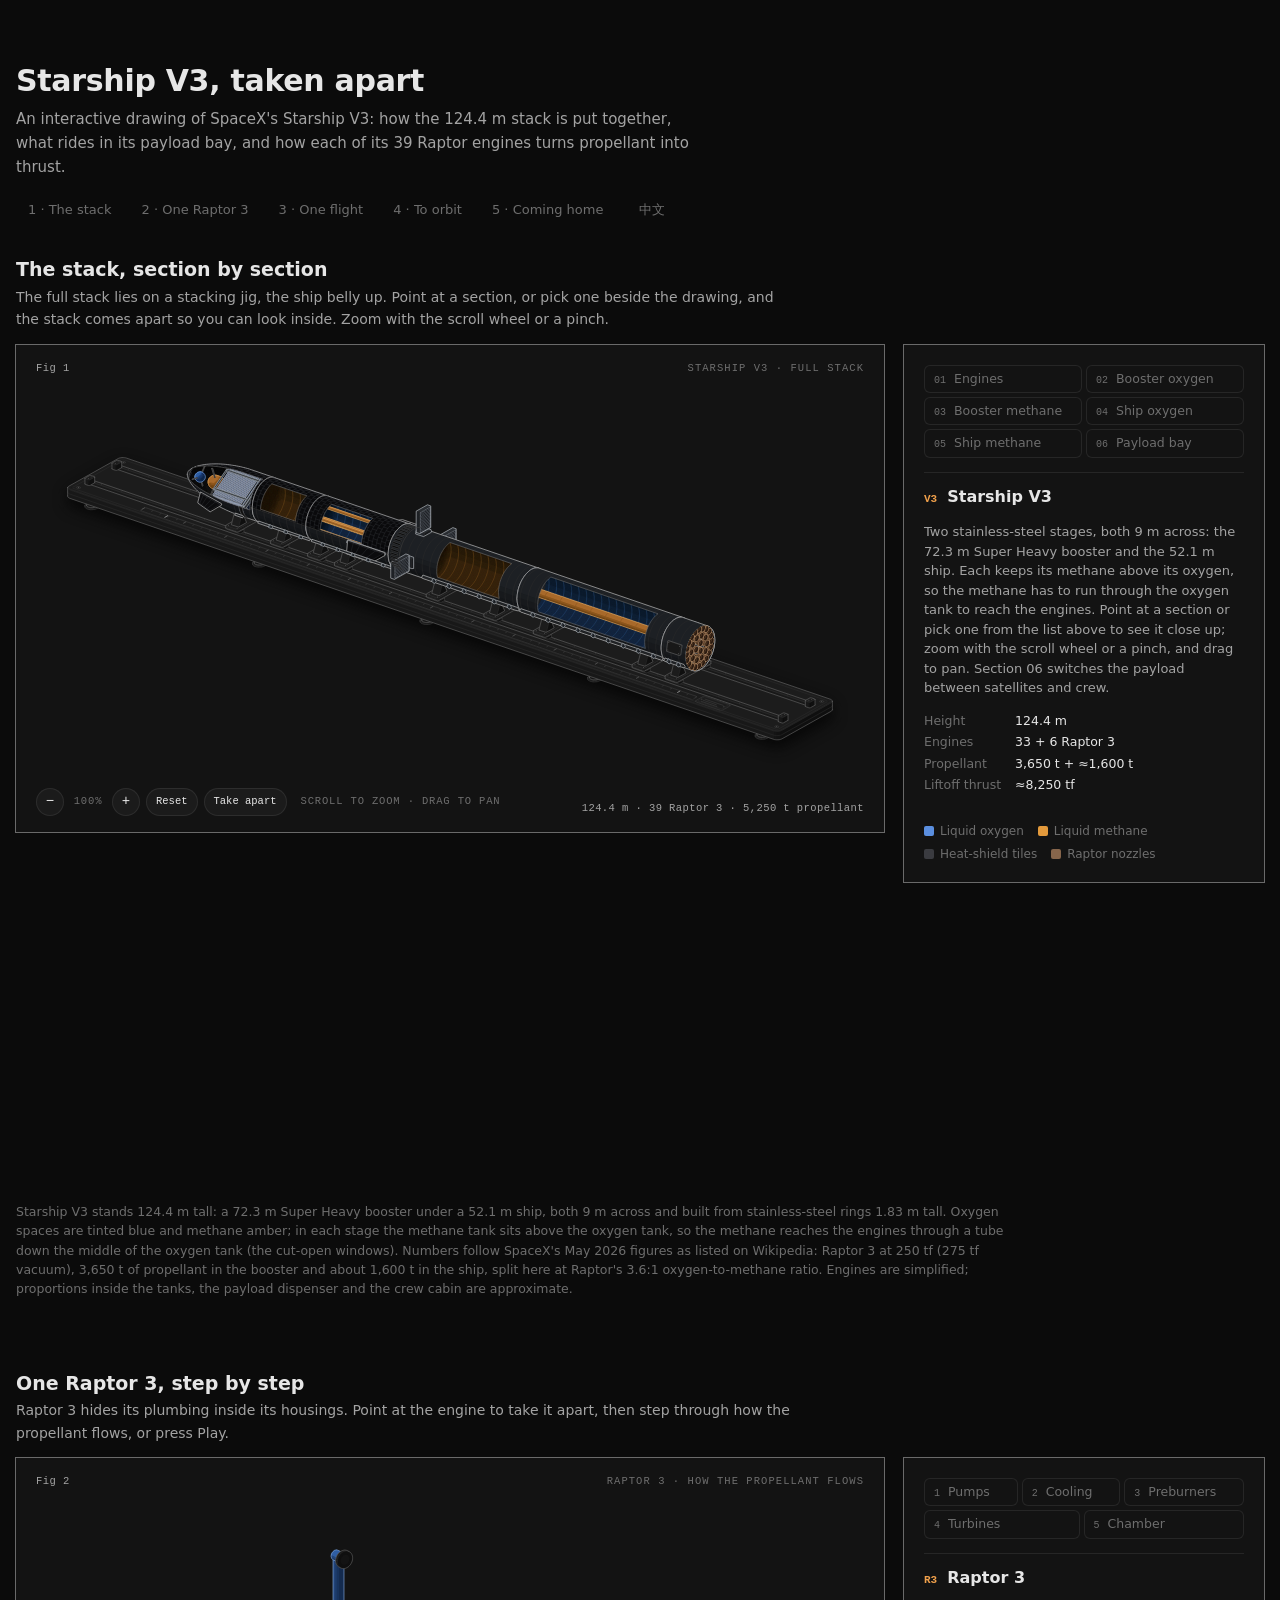
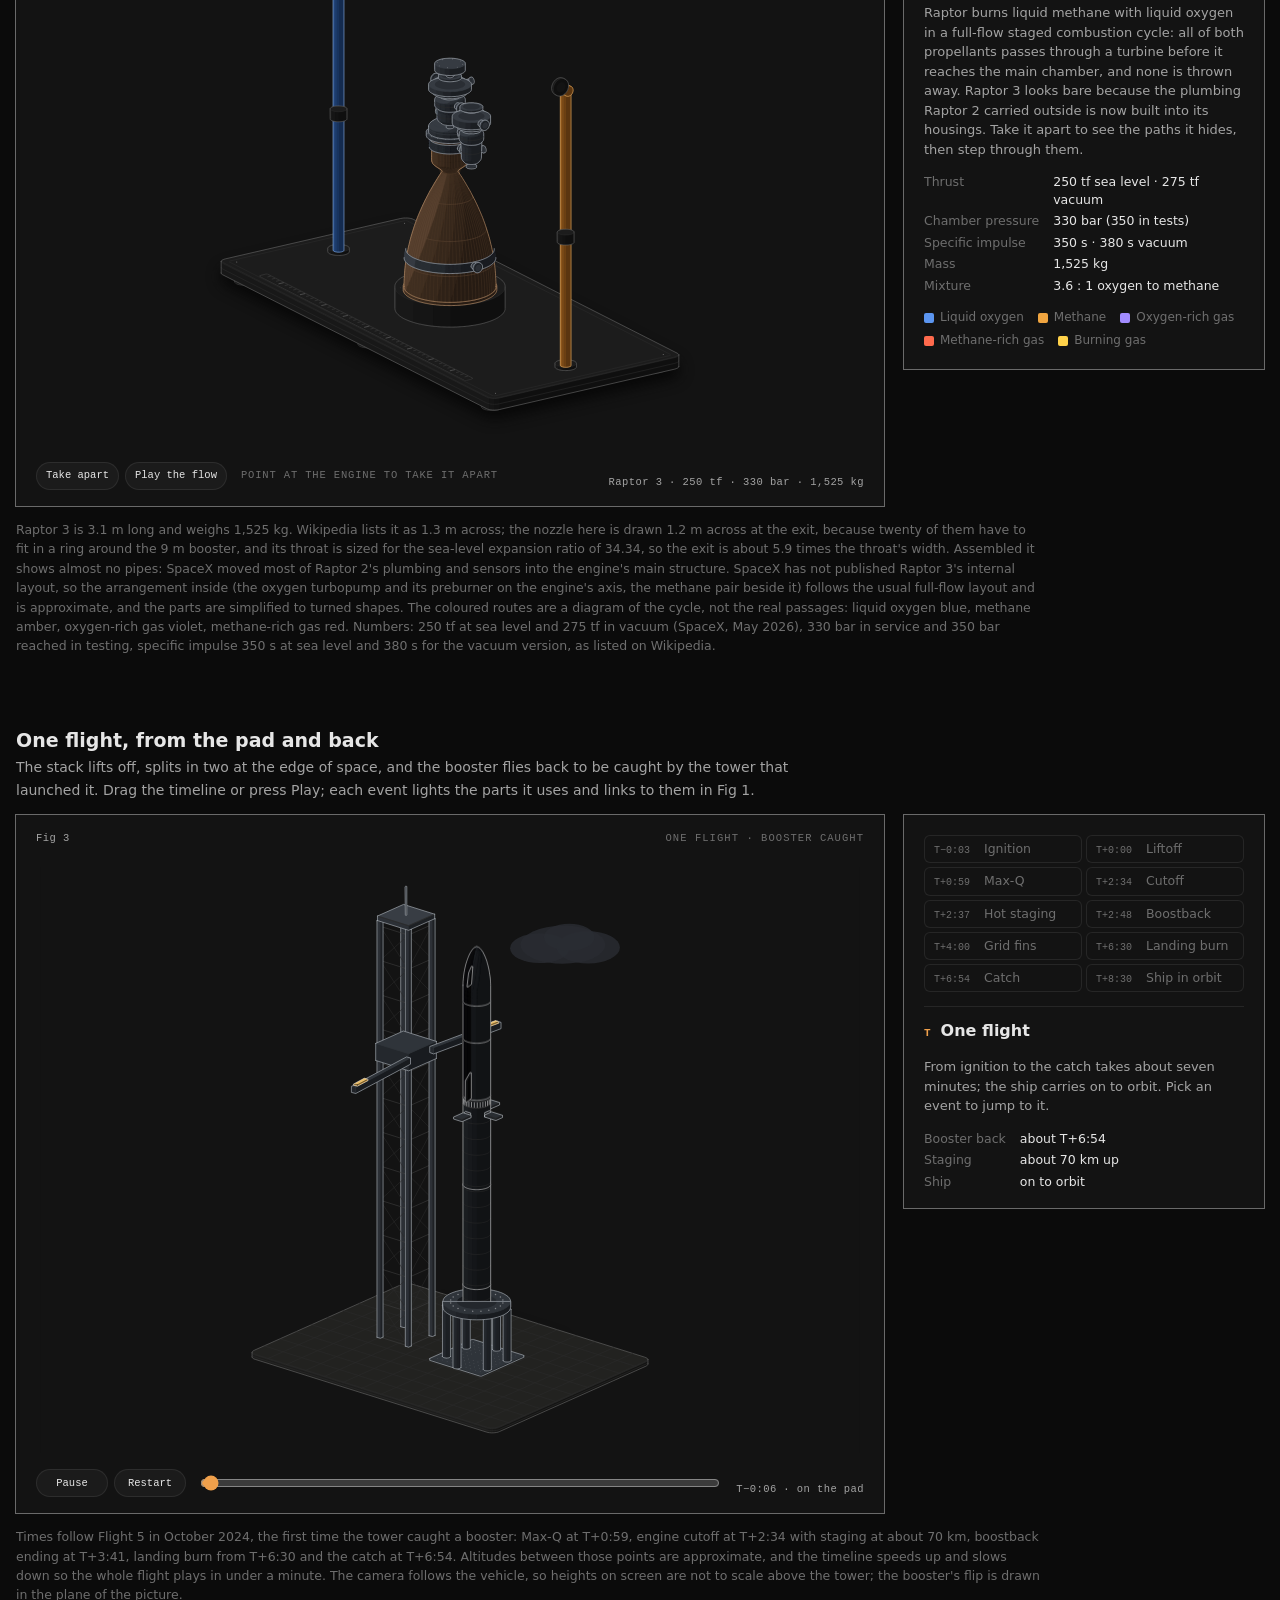
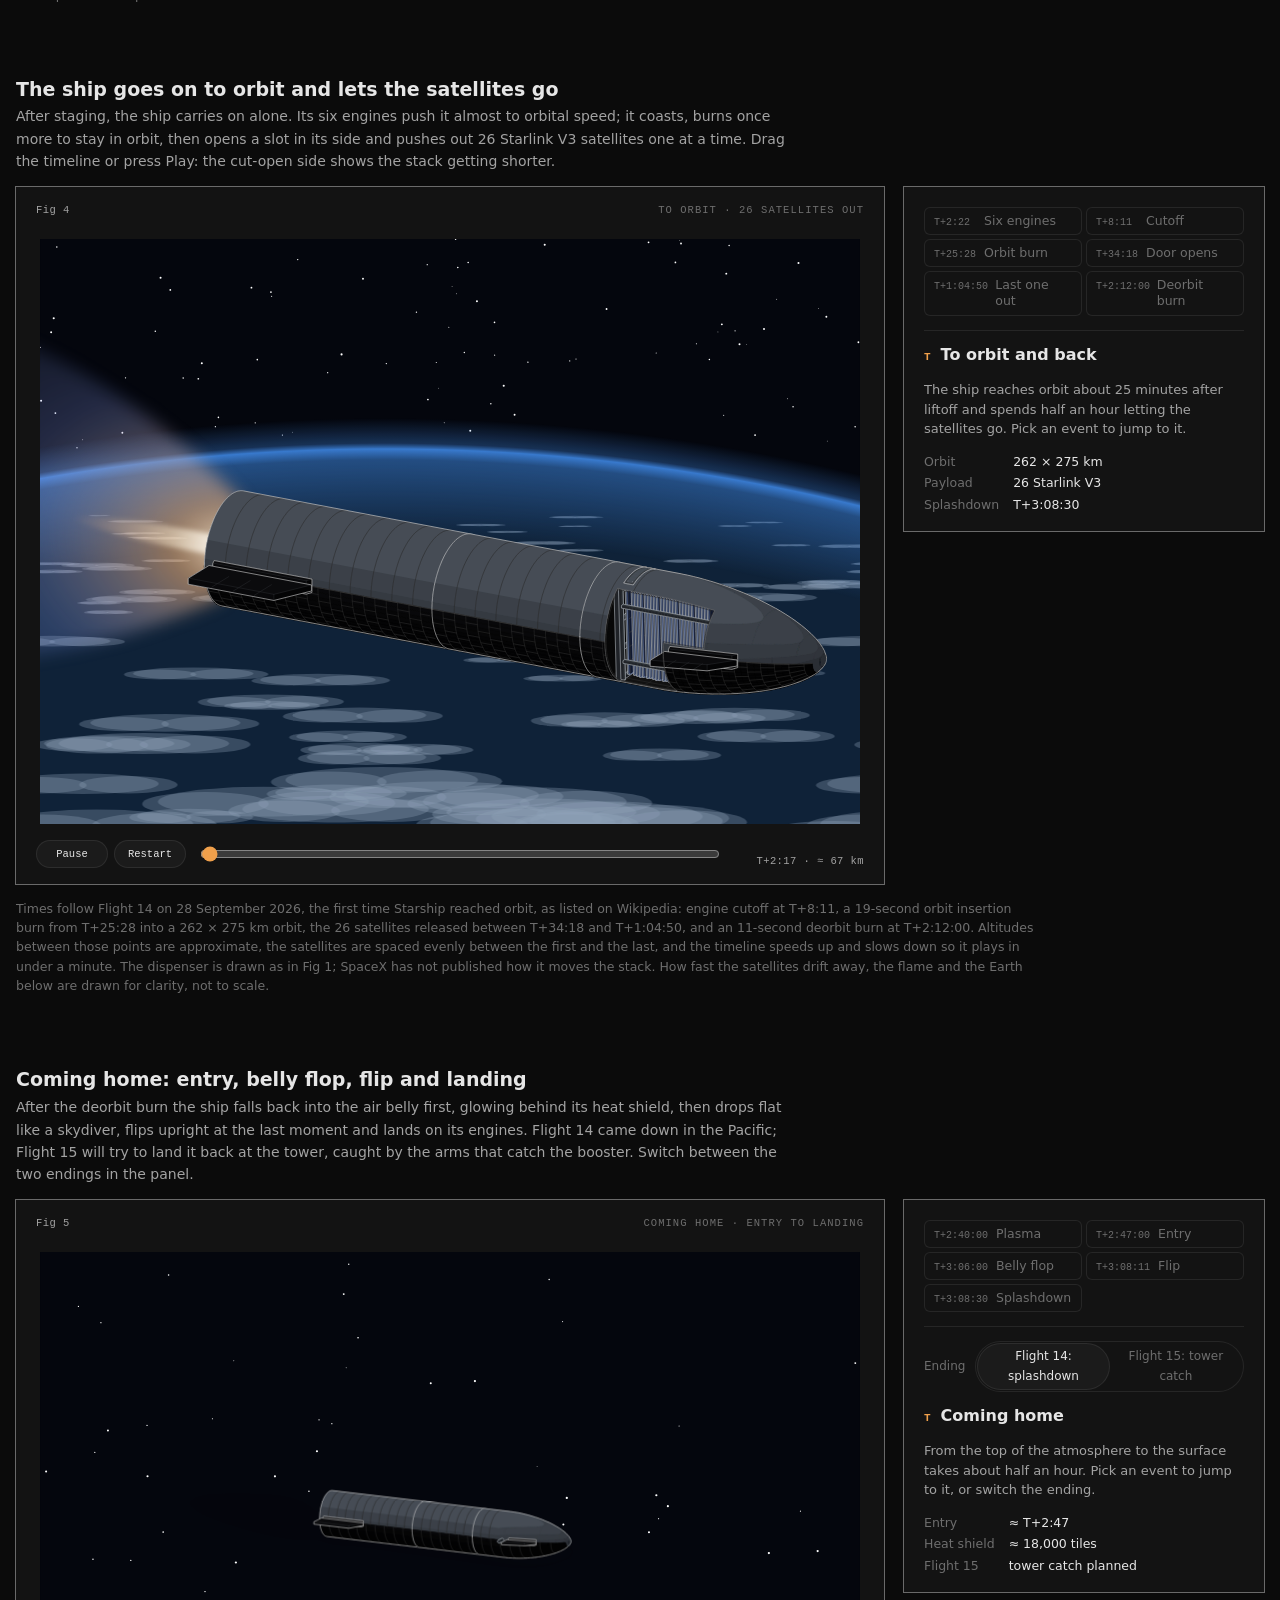
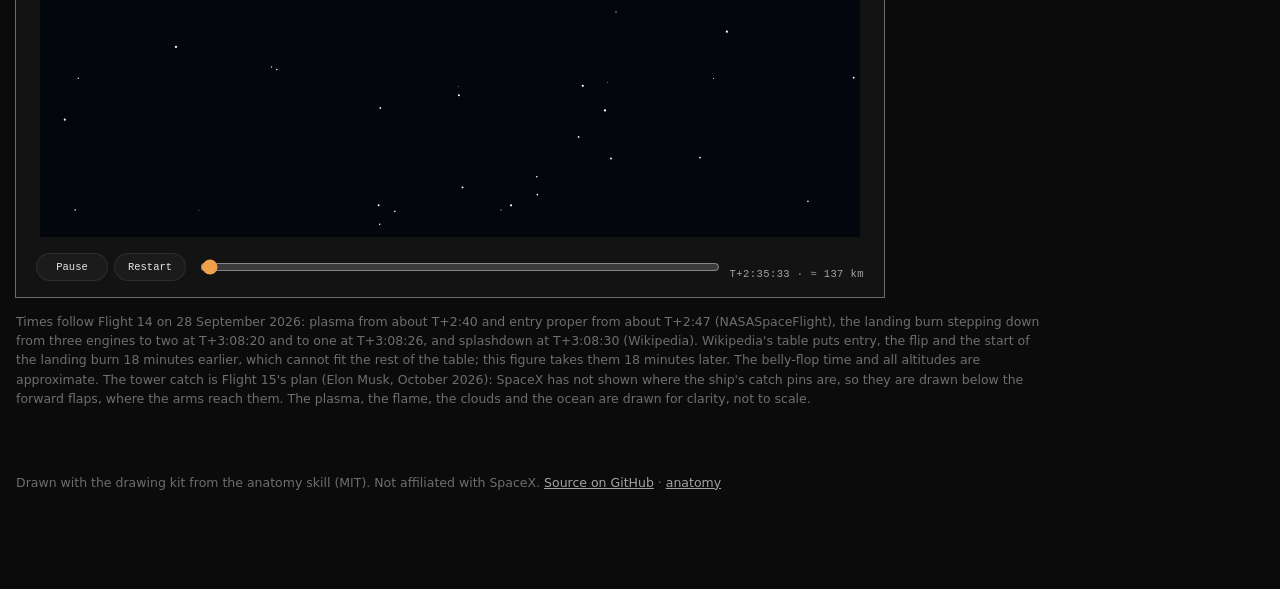
<file: starship.html>
<!doctype html><html lang="en"><head><meta charset="utf-8"><meta name="viewport" content="width=device-width, initial-scale=1"><title>Starship V3, taken apart</title><style>
.iso{
  --anatomy-page:#0b0b0b;--anatomy-card:#131313;--anatomy-text:#a3a3a3;--anatomy-strong:#e6e6e6;--anatomy-muted:#6e6e6e;
  --anatomy-paper:#131313;--anatomy-face:#1b1b1b;--anatomy-top:#1c1c1c;
  --anatomy-shade-0:#0f0f0f;--anatomy-shade-1:#121212;--anatomy-shade-2:#151515;--anatomy-shade-3:#181818;
  --anatomy-lit-top:#262626;--anatomy-lit-shade:#1d1d1d;
  --anatomy-hi:#d4d4d4;--anatomy-mid:#6a6a6a;--anatomy-lo:#3e3e3e;--anatomy-faint:#2a2a2a;--anatomy-lit:#ffffff;
  --anatomy-halo:#050505;--anatomy-halo-opacity:.9;--anatomy-dot:#e6e6e6;
  --anatomy-red:#ff6b6b;--anatomy-green:#6be0a0;--anatomy-blue:#6b9bff;
  --anatomy-weight:.6px;--anatomy-ease:cubic-bezier(.32,.72,0,1);
  --anatomy-mono:ui-monospace,"SF Mono",Menlo,Consolas,monospace;
  --anatomy-lift:inset 0 1px 0 0 #ffffff0a,inset 0 0 0 1px #ffffff06,0 0 0 1px #00000026,0 1px 1px -.5px #00000014,0 3px 3px -1.5px #00000014,0 6px 6px -3px #00000014,0 12px 12px -6px #00000014;
}
.iso[data-theme="light"]{
  --anatomy-page:#f2f2ef;--anatomy-card:#fbfbfa;--anatomy-text:#57575a;--anatomy-strong:#18181a;--anatomy-muted:#8c8c90;
  --anatomy-paper:#fbfbfa;--anatomy-face:#ffffff;--anatomy-top:#ffffff;
  --anatomy-shade-0:#dcdcd9;--anatomy-shade-1:#e5e5e2;--anatomy-shade-2:#ededea;--anatomy-shade-3:#f4f4f1;
  --anatomy-lit-top:#ffffff;--anatomy-lit-shade:#eeeeeb;
  --anatomy-hi:#26262a;--anatomy-mid:#8a8a8f;--anatomy-lo:#b4b4b8;--anatomy-faint:#d4d4d6;--anatomy-lit:#000000;
  --anatomy-halo:#8a8a80;--anatomy-halo-opacity:.32;--anatomy-dot:#3a3a3e;
  --anatomy-red:#e5484d;--anatomy-green:#30a46c;--anatomy-blue:#3e63dd;
  --anatomy-lift:inset 0 1px 0 0 #ffffff,0 0 0 1px #0000000f,0 1px 1px -.5px #0000000a,0 3px 3px -1.5px #0000000a,0 6px 6px -3px #0000000a,0 12px 12px -6px #0000000a;
}
.iso-svg{display:block;width:100%;height:auto;overflow:visible}
.iso-svg path,.iso-svg circle{vector-effect:non-scaling-stroke}
.iso-fill{fill:var(--anatomy-paper);stroke:none}
.iso-solid[data-lit]>.iso-fill{fill:var(--anatomy-face)}
.iso-shade,.iso-top{stroke:none}
.iso-shade[data-shade="0"]{fill:var(--anatomy-shade-0)}
.iso-shade[data-shade="1"]{fill:var(--anatomy-shade-1)}
.iso-shade[data-shade="2"]{fill:var(--anatomy-shade-2)}
.iso-shade[data-shade="3"]{fill:var(--anatomy-shade-3)}
.iso-top{fill:var(--anatomy-top)}
.iso-solid[data-lit]>.iso-top{fill:var(--anatomy-lit-top)}
.iso-solid[data-lit]>.iso-shade{fill:var(--anatomy-lit-shade)}
.iso-solid[data-seamless]>.iso-shade,.iso-solid[data-seamless]>.iso-top{stroke-width:.4;stroke-linejoin:round}
.iso-solid[data-seamless]>.iso-shade[data-shade="0"]{stroke:var(--anatomy-shade-0)}
.iso-solid[data-seamless]>.iso-shade[data-shade="1"]{stroke:var(--anatomy-shade-1)}
.iso-solid[data-seamless]>.iso-shade[data-shade="2"]{stroke:var(--anatomy-shade-2)}
.iso-solid[data-seamless]>.iso-shade[data-shade="3"]{stroke:var(--anatomy-shade-3)}
.iso-solid[data-seamless]>.iso-top{stroke:var(--anatomy-top)}
.iso-solid[data-seamless][data-lit]>.iso-top{stroke:var(--anatomy-lit-top)}
.iso-solid[data-seamless][data-lit]>.iso-shade{stroke:var(--anatomy-lit-shade)}
.iso-solid[data-lit]>.iso-edge{stroke:var(--anatomy-lit)}
.iso-halo{fill:var(--anatomy-halo);stroke:none;filter:blur(9px);opacity:var(--anatomy-halo-opacity);transform:translateY(3px)}
.iso-line{fill:none;stroke:var(--anatomy-lo);stroke-width:var(--anatomy-weight);stroke-linecap:round;stroke-linejoin:round}
.iso-line[data-tone="hi"]{stroke:var(--anatomy-hi)}
.iso-line[data-tone="mid"]{stroke:var(--anatomy-mid)}
.iso-line[data-tone="lo"]{stroke:var(--anatomy-lo)}
.iso-line[data-tone="faint"]{stroke:var(--anatomy-faint)}
.iso-line[data-tone="lit"]{stroke:var(--anatomy-lit)}
.iso-line[data-tone="red"]{stroke:var(--anatomy-red)}
.iso-line[data-tone="green"]{stroke:var(--anatomy-green)}
.iso-line[data-tone="blue"]{stroke:var(--anatomy-blue)}
.iso-line[data-dotted]{stroke-dasharray:.01 3.5;stroke-width:1}
.iso-line[data-dashed]{stroke-dasharray:3 3}
.iso-line[data-flow]{stroke-dasharray:2 6}
.iso-wire-end{fill:var(--anatomy-paper);stroke:var(--anatomy-lo);stroke-width:var(--anatomy-weight)}
.iso-wire[data-tone="hi"] .iso-wire-end{stroke:var(--anatomy-hi)}
.iso-wire[data-tone="mid"] .iso-wire-end{stroke:var(--anatomy-mid)}
.iso-wire[data-tone="faint"] .iso-wire-end{stroke:var(--anatomy-faint)}
.iso-wire[data-tone="lit"] .iso-wire-end{stroke:var(--anatomy-lit)}
.iso-dots circle{fill:var(--anatomy-dot);stroke:none;opacity:.32}
.iso-dots[data-tone="hi"] circle{opacity:.85}
.iso-dots[data-tone="mid"] circle{opacity:.45}
.iso-dots[data-tone="lo"] circle{opacity:.22}
.iso-dots[data-tone="faint"] circle{opacity:.12}
.iso-face-text{fill:var(--anatomy-mid);font-family:var(--anatomy-mono);letter-spacing:.04em}
.iso-face-text[data-tone="hi"]{fill:var(--anatomy-hi)}
.iso-face-text[data-tone="lo"]{fill:var(--anatomy-lo)}
.iso-face-text[data-tone="faint"]{fill:var(--anatomy-faint)}
.tb-body{fill:var(--anatomy-shade-2);stroke:none}
.tb-shine{fill:var(--anatomy-top);stroke:none}
.tb-shade{fill:var(--anatomy-shade-0);stroke:none}
.tb-ring{fill:none;stroke:var(--anatomy-lo);stroke-width:.45;stroke-linecap:butt;stroke-linejoin:round}
.tb-ring[data-tone="mid"]{stroke:var(--anatomy-mid)}
.tb-ring[data-tone="faint"]{stroke:var(--anatomy-faint)}
.tb-ring[data-tone="hi"]{stroke:var(--anatomy-hi)}
@keyframes iso-flow{to{stroke-dashoffset:-32}}
@keyframes iso-pulse{0%,100%{opacity:.18}12%{opacity:1}40%{opacity:.18}}
.iso-line[data-flow]{animation:iso-flow 1600ms linear infinite}
.iso-dots circle[data-pulse]{animation:iso-pulse 1600ms steps(1,end) infinite;animation-delay:var(--pulse-at,0ms)}
.iso-figure{margin:32px 0 36px}
.iso-plate{position:relative;padding:52px 24px;border-radius:0;background:var(--anatomy-card);box-shadow:0 0 0 1px var(--anatomy-mid);--anatomy-paper:var(--anatomy-card)}
.iso-plate-corners{position:absolute;inset:18px 20px;pointer-events:none}
.iso-plate-corner{position:absolute;color:var(--anatomy-muted);font-family:var(--anatomy-mono);font-size:10.5px;line-height:1;letter-spacing:.04em;white-space:nowrap}
.iso-plate-corner[data-corner="fig"]{top:0;left:0;color:var(--anatomy-text)}
.iso-plate-corner[data-corner="title"]{top:0;right:0;text-transform:uppercase;letter-spacing:.1em}
.iso-plate-corner[data-corner="hint"]{bottom:0;left:0;text-transform:uppercase;letter-spacing:.1em}
.iso-plate-corner[data-corner="readout"]{right:0;bottom:0;color:var(--anatomy-text);font-variant-numeric:tabular-nums}
.iso-plate .iso-svg{margin:0 auto}
.iso-legend{display:grid;gap:8px;margin-top:12px;color:var(--anatomy-muted);font-size:13px;line-height:1.55}
.iso-keys{display:flex;flex-wrap:wrap;gap:6px 18px}
.iso-key{display:inline-flex;align-items:center;gap:7px}
.iso-swatch{width:16px;height:10px;flex:none;overflow:visible}
.iso-swatch path{fill:none;stroke:var(--anatomy-hi);stroke-width:1;vector-effect:non-scaling-stroke;stroke-linejoin:round;stroke-linecap:round}
.iso-swatch[data-mark="raised"] path,.iso-swatch[data-mark="flat"] path{stroke:var(--anatomy-mid)}
.iso-swatch[data-mark="lit"] path{stroke:var(--anatomy-lit)}
.iso-swatch[data-mark="dim"] path{stroke:var(--anatomy-lo)}
.iso-swatch[data-mark="dotted"] path{stroke-dasharray:.01 3;stroke-width:1.4}
.iso-swatch[data-mark="dashed"] path{stroke-dasharray:3 2.5}
.iso-swatch[data-mark="red"] path{stroke:var(--anatomy-red)}
.iso-swatch[data-mark="green"] path{stroke:var(--anatomy-green)}
.iso-swatch[data-mark="blue"] path{stroke:var(--anatomy-blue)}
.iso-swatch-crease{stroke:var(--anatomy-lo)!important}
@media (max-width:560px){.iso-plate{padding:48px 12px 70px}.iso-plate-corner[data-corner="hint"]{bottom:18px}}
@media (prefers-reduced-motion:reduce){.iso-line[data-flow],.iso-dots circle[data-pulse]{animation:none}}

*{box-sizing:border-box}
html{color-scheme:dark}
body[data-theme="light"]{color-scheme:light}
body{margin:0;background:var(--anatomy-page);color:var(--anatomy-text);font:14px/1.6 ui-sans-serif,system-ui,-apple-system,"Segoe UI",sans-serif;-webkit-font-smoothing:antialiased}
.iso-page{width:min(1440px,100% - 32px);margin:64px auto 96px}
</style></head><body class="iso" data-theme="dark"><main class="iso-page"><style>.ss {
  --ss-ring: #ffffff14;
  --ss-hover: #ffffff0a;
  --ss-void: #050505;
  --ss-door: #0f0f0f;
  --ss-nozzle: #2a1a10;
  --ss-throat: #000000;
  --ss-nozzle-line: #6b4a30;
  --ss-accent: #f0a04b;
  --ss-lox: #5b8fe0;
  --ss-ch4: #e39a3c;
  --ss-tile-key: #3a3b40;
  --ss-bronze-key: #86654b;
  --ss-glass: #101820;
  --ss-antenna: #0e1626;
}

[data-theme="light"] .ss {
  --ss-ring: #00000014;
  --ss-hover: #0000000a;
  --ss-void: #6f6f73;
  --ss-door: #efefec;
  --ss-nozzle: #2e1d11;
  --ss-throat: #0d0805;
  --ss-nozzle-line: #b4825a;
  --ss-accent: #c2580a;
  --ss-lox: #3f74c9;
  --ss-ch4: #e39a3c;
  --ss-tile-key: #2a2b2f;
  --ss-bronze-key: #86654b;
  --ss-glass: #1d2a38;
  --ss-antenna: #2b3445;
}

/* Page header, figure headings and notes. Each layout holds its tallest panel's height, so nothing below it moves. */
.ss-page-head {
  display: flex;
  flex-wrap: wrap;
  align-items: flex-end;
  justify-content: space-between;
  gap: 16px 32px;
  margin: 0 0 8px;
}

.ss-page-title h1 {
  margin: 0 0 8px;
  font-size: 30px;
  line-height: 1.15;
  font-weight: 650;
  letter-spacing: -0.01em;
  color: var(--anatomy-strong);
}

.ss-lede {
  margin: 0;
  max-width: 46em;
  font-size: 15px;
  line-height: 1.6;
  color: var(--anatomy-text);
}

.ss-nav {
  display: flex;
  flex-wrap: wrap;
  align-items: center;
  gap: 6px;
}

.ss-nav a {
  padding: 5px 12px;
  border-radius: 999px;
  color: var(--anatomy-muted);
  font-size: 13px;
  text-decoration: none;
  box-shadow: inset 0 0 0 1px var(--ss-ring);
  transition: color 160ms var(--anatomy-ease), background 160ms var(--anatomy-ease);
}

.ss-nav a:hover,
.ss-nav a:focus-visible {
  color: var(--anatomy-strong);
  background: var(--ss-hover);
  outline: none;
}

.ss-nav .ss-lang {
  margin-left: 6px;
  padding: 5px 12px;
  font-size: 13px;
}

.ss-fig-head {
  margin: 0 0 14px;
}

.ss-fig-head h2 {
  margin: 0 0 4px;
  font-size: 19px;
  line-height: 1.3;
  font-weight: 600;
  color: var(--anatomy-strong);
}

.ss-fig-head p {
  margin: 0;
  max-width: 56em;
  font-size: 14px;
  line-height: 1.6;
  color: var(--anatomy-text);
}

.ss > .iso-legend {
  margin-top: 14px;
  max-width: 82em;
  font-size: 12.5px;
}

.ss-foot {
  margin: 48px 0 0;
  padding-top: 16px;
  border-top: 1px solid var(--ss-ring);
  font-size: 12.5px;
  color: var(--anatomy-muted);
}

.ss-foot a {
  color: var(--anatomy-text);
}

.ss-layout {
  display: grid;
  grid-template-columns: minmax(0, 1fr) 360px;
  gap: 20px;
  align-items: start;
  align-content: start;
}

.ss .iso-plate {
  padding: 52px 24px 60px;
  overflow: hidden;
}

.ss-stage {
  position: relative;
  touch-action: pan-y;
  -webkit-tap-highlight-color: transparent;
  user-select: none;
  -webkit-user-select: none;
  cursor: default;
}

/* The drawing is a stack of <svg> layers in painter's order; only the first takes up space. */
.ss-layer {
  pointer-events: none;
}

.ss-layer > g {
  pointer-events: visiblePainted;
}

.ss-layer:not(:first-child) {
  position: absolute;
  inset: 0;
  width: 100%;
  height: 100%;
}

.ss-moves {
  will-change: transform;
}

.ss-stage {
  overflow: hidden;
}

.ss-stage > svg.fl-over {
  overflow: visible !important;
}

.rp-stage [data-flows] {
  will-change: opacity;
}

.ss-stage[data-zoomed] {
  touch-action: none;
  cursor: grab;
}

.ss-stage[data-dragging] {
  cursor: grabbing;
}

.ss-stage:focus-visible {
  outline: 1px solid var(--anatomy-muted);
  outline-offset: 6px;
}

.ss-controls {
  position: absolute;
  left: 20px;
  bottom: 16px;
  display: flex;
  align-items: center;
  gap: 6px;
  font-family: var(--anatomy-mono);
  font-size: 10.5px;
  letter-spacing: 0.08em;
  text-transform: uppercase;
  color: var(--anatomy-muted);
}

.ss-button {
  display: inline-flex;
  align-items: center;
  justify-content: center;
  gap: 6px;
  min-width: 28px;
  height: 28px;
  padding: 0 10px;
  border: 0;
  border-radius: 999px;
  background: var(--anatomy-face);
  color: var(--anatomy-strong);
  font: inherit;
  cursor: pointer;
  box-shadow: inset 0 0 0 1px var(--ss-ring);
  transition: background 160ms var(--anatomy-ease), transform 120ms var(--anatomy-ease);
}

.ss-button[data-icon] {
  padding: 0;
  width: 28px;
  font-size: 14px;
  letter-spacing: 0;
}

.ss-button:hover {
  background: var(--ss-hover);
}

.ss-button:active {
  transform: scale(0.96);
}

.ss-button:focus-visible {
  outline: 1px solid var(--anatomy-muted);
  outline-offset: 2px;
}

.ss-zoom-level {
  min-width: 36px;
  text-align: center;
  font-variant-numeric: tabular-nums;
}

.ss-hint {
  margin-left: 8px;
}

.ss-panel {
  position: sticky;
  top: 16px;
  display: grid;
  gap: 14px;
  padding: 20px 20px 18px !important;
}

.ss-panel-head {
  display: flex;
  align-items: baseline;
  gap: 10px;
  margin: 0;
}

.ss-panel-num {
  font-family: var(--anatomy-mono);
  font-size: 11px;
  color: var(--ss-accent);
}

.ss-panel-title {
  margin: 0;
  font-size: 16px;
  line-height: 1.3;
  font-weight: 600;
  color: var(--anatomy-strong);
}

.ss-lang {
  margin-left: auto;
  align-self: center;
  padding: 3px 10px;
  border: 0;
  border-radius: 999px;
  background: transparent;
  color: var(--anatomy-muted);
  font: 12px/1.4 ui-sans-serif, system-ui, -apple-system, "Segoe UI", "PingFang SC", "Microsoft YaHei", sans-serif;
  cursor: pointer;
  box-shadow: inset 0 0 0 1px var(--ss-ring);
  transition: color 160ms var(--anatomy-ease), background 160ms var(--anatomy-ease);
}

.ss-lang:hover,
.ss-lang:focus-visible {
  color: var(--anatomy-strong);
  background: var(--ss-hover);
  outline: none;
}

.ss-pay {
  display: flex;
  align-items: center;
  gap: 10px;
  font-size: 12px;
  color: var(--anatomy-muted);
}

.ss-seg {
  display: inline-flex;
  padding: 2px;
  border-radius: 999px;
  box-shadow: inset 0 0 0 1px var(--ss-ring);
}

.ss-seg button {
  padding: 4px 12px;
  border: 0;
  border-radius: 999px;
  background: transparent;
  color: var(--anatomy-muted);
  font: inherit;
  cursor: pointer;
  transition: color 160ms var(--anatomy-ease), background 160ms var(--anatomy-ease);
}

.ss-seg button:hover {
  color: var(--anatomy-strong);
}

.ss-seg button[aria-pressed="true"] {
  background: var(--anatomy-face);
  color: var(--anatomy-strong);
  box-shadow: inset 0 0 0 1px var(--ss-ring);
}

.ss-seg button:focus-visible {
  outline: 1px solid var(--anatomy-muted);
  outline-offset: 1px;
}

.ss[data-lang="zh"] .ss-controls,
.ss[data-lang="zh"] .iso-plate-corner {
  letter-spacing: 0.04em;
}

.ss-lens-box {
  position: relative;
  border-radius: 6px;
  background: var(--anatomy-page);
  box-shadow: inset 0 0 0 1px var(--ss-ring);
  overflow: hidden;
  aspect-ratio: 16 / 9;
}

.ss-lens {
  position: absolute;
  inset: 0;
  width: 100% !important;
  height: 100% !important;
}

.ss-text {
  margin: 0;
  font-size: 13px;
  line-height: 1.5;
  color: var(--anatomy-text);
}

.ss-specs {
  display: grid;
  grid-template-columns: auto 1fr;
  gap: 4px 14px;
  margin: 0;
  font-size: 12.5px;
  line-height: 1.4;
}

.ss-specs dt {
  color: var(--anatomy-muted);
}

.ss-specs dd {
  margin: 0;
  color: var(--anatomy-strong);
  font-variant-numeric: tabular-nums;
}

.ss-keys {
  display: flex;
  flex-wrap: wrap;
  gap: 4px 14px;
  font-size: 12px;
  color: var(--anatomy-muted);
}

.ss-key {
  display: inline-flex;
  align-items: center;
  gap: 6px;
}

.ss-key i {
  width: 10px;
  height: 10px;
  border-radius: 2px;
  background: var(--key);
}

/* The list sits at the top of the panel so picking a section never moves it under the pointer. */
.ss-parts {
  display: grid;
  gap: 4px;
  padding-bottom: 14px;
  border-bottom: 1px solid var(--ss-ring);
}

.ss-chips2 {
  grid-template-columns: 1fr 1fr;
}

.ss-chips-row {
  display: flex;
  flex-wrap: wrap;
}

.ss-chips-row .ss-part {
  width: auto;
  flex: 1 1 auto;
}

.ss-part {
  display: flex;
  align-items: baseline;
  gap: 8px;
  width: 100%;
  padding: 6px 10px;
  border: 0;
  border-radius: 6px;
  background: transparent;
  color: var(--anatomy-muted);
  font: 12.5px/1.3 ui-sans-serif, system-ui, -apple-system, "Segoe UI", sans-serif;
  text-align: left;
  cursor: pointer;
  box-shadow: inset 0 0 0 1px var(--ss-ring);
  transition: color 160ms var(--anatomy-ease), background 160ms var(--anatomy-ease);
}

.ss-part:hover,
.ss-part:focus-visible,
.ss-part[data-on] {
  color: var(--anatomy-strong);
  background: var(--ss-hover);
  outline: none;
}

.ss-part[data-on] .ss-num {
  color: var(--ss-accent);
}

.ss-num {
  font-family: var(--anatomy-mono);
  font-size: 10px;
  color: var(--anatomy-muted);
}

.ss-zoom-here {
  justify-self: start;
}

.ss-live {
  position: absolute;
  width: 1px;
  height: 1px;
  overflow: hidden;
  clip: rect(0 0 0 0);
  white-space: nowrap;
}

/* materials: every colour is a token, light first, dark overrides */

.ss-steel {
  --anatomy-paper: #f4f6f8;
  --anatomy-top: #f7f9fb;
  --anatomy-shade-0: #cbd1d8;
  --anatomy-shade-1: #d6dbe1;
  --anatomy-shade-2: #e0e4e9;
  --anatomy-shade-3: #eaedf1;
}

.ss-tile {
  --anatomy-paper: #2a2b2f;
  --anatomy-top: #3a3b40;
  --anatomy-shade-0: #1c1d20;
  --anatomy-shade-1: #232428;
  --anatomy-shade-2: #2a2b30;
  --anatomy-shade-3: #323338;
  --anatomy-faint: #4d4e54;
  --anatomy-lo: #5a5b61;
}

.ss-cav {
  --anatomy-paper: #bdbdb9;
  --anatomy-top: #cbcbc7;
  --anatomy-shade-0: #a9a9a5;
  --anatomy-shade-1: #b1b1ad;
  --anatomy-shade-2: #b9b9b5;
  --anatomy-shade-3: #c1c1bd;
}

.ss-cav-lox {
  --anatomy-paper: #b9cfea;
  --anatomy-top: #cadbf1;
  --anatomy-shade-0: #a2bee3;
  --anatomy-shade-1: #adc6e7;
  --anatomy-shade-2: #b8ceeb;
  --anatomy-shade-3: #c2d5ee;
}

.ss-cav-ch4 {
  --anatomy-paper: #efd3a9;
  --anatomy-top: #f5e1c1;
  --anatomy-shade-0: #e2bb83;
  --anatomy-shade-1: #e8c48f;
  --anatomy-shade-2: #edcd9c;
  --anatomy-shade-3: #f1d6aa;
}

.ss-in {
  stroke: #9a9a96;
}

.ss-in-lox {
  stroke: #7ea2d3;
}

.ss-in-ch4 {
  stroke: #c79250;
}

.ss-methane {
  --anatomy-paper: #f2b866;
  --anatomy-top: #f8cf8f;
  --anatomy-shade-0: #d98a2b;
  --anatomy-shade-1: #e39a3c;
  --anatomy-shade-2: #eaa94e;
  --anatomy-shade-3: #f0b862;
  --anatomy-hi: #8a4a0c;
  --anatomy-mid: #b86d1e;
  --anatomy-faint: #c98a3e;
}

.ss-oxygen {
  --anatomy-paper: #7fa9e8;
  --anatomy-top: #a6c4f2;
  --anatomy-shade-0: #3f74c9;
  --anatomy-shade-1: #4c82d3;
  --anatomy-shade-2: #5a90dc;
  --anatomy-shade-3: #6c9ee4;
  --anatomy-hi: #18407f;
  --anatomy-faint: #4a7bc4;
}

.ss-bronze {
  --anatomy-paper: #8c6a4f;
  --anatomy-top: #a88565;
  --anatomy-shade-0: #5e4532;
  --anatomy-shade-1: #6b4f3a;
  --anatomy-shade-2: #785a42;
  --anatomy-shade-3: #86654b;
  --anatomy-hi: #2e1f14;
  --anatomy-mid: #4a3626;
  --anatomy-lo: #a07c5e;
  --anatomy-faint: #9b7758;
}

.ss-niobium {
  --anatomy-paper: #cfc6bb;
  --anatomy-top: #ddd5cb;
  --anatomy-shade-0: #a99d90;
  --anatomy-shade-1: #b6ab9e;
  --anatomy-shade-2: #c2b8ac;
  --anatomy-shade-3: #cec5ba;
  --anatomy-hi: #4a4036;
  --anatomy-faint: #a99d90;
}

.ss-gunmetal {
  --anatomy-paper: #9aa1aa;
  --anatomy-top: #b4bac2;
  --anatomy-shade-0: #6c737c;
  --anatomy-shade-1: #78808a;
  --anatomy-shade-2: #858d97;
  --anatomy-shade-3: #929aa3;
  --anatomy-hi: #2c3036;
  --anatomy-mid: #4a5058;
  --anatomy-faint: #6c737c;
}

.ss-fin {
  --anatomy-paper: #b3b9c0;
  --anatomy-top: #c6cbd1;
  --anatomy-shade-0: #858c95;
  --anatomy-shade-1: #9198a1;
  --anatomy-shade-2: #9ea5ad;
  --anatomy-shade-3: #abb1b8;
  --anatomy-hi: #2f343a;
  --anatomy-mid: #5a6068;
  --anatomy-lo: #5a6068;
}

.ss-void {
  fill: var(--ss-void);
  stroke: none;
}

.ss-nozzle {
  fill: var(--ss-nozzle);
  stroke: none;
}

.ss-throat {
  fill: var(--ss-throat);
  stroke: none;
}

.ss-bell-in {
  stroke: var(--ss-nozzle-line) !important;
}

.ss-door {
  fill: var(--ss-door);
  stroke: none;
}

.ss-sat-bus {
  --anatomy-paper: #d7dbe1;
  --anatomy-top: #e6e9ed;
  --anatomy-shade-0: #a9b0b9;
  --anatomy-shade-1: #b7bdc5;
  --anatomy-shade-2: #c4c9d0;
  --anatomy-shade-3: #d0d4da;
  --anatomy-hi: #3a4049;
}

.ss-sat-array {
  --anatomy-paper: #27365a;
  --anatomy-top: #34477a;
  --anatomy-shade-0: #18223a;
  --anatomy-shade-1: #1d2946;
  --anatomy-shade-2: #223052;
  --anatomy-shade-3: #283860;
  --anatomy-hi: #0d1322;
}

.ss-deck {
  --anatomy-paper: #c9c2b4;
  --anatomy-top: #d6d0c4;
  --anatomy-shade-0: #aba396;
  --anatomy-shade-1: #b5ad9f;
  --anatomy-shade-2: #bfb8aa;
  --anatomy-shade-3: #c7c0b2;
}

.ss-cabin {
  --anatomy-paper: #f6f4ef;
  --anatomy-top: #fbfaf7;
  --anatomy-shade-0: #d8d5ce;
  --anatomy-shade-1: #e1ded8;
  --anatomy-shade-2: #e9e7e1;
  --anatomy-shade-3: #f0eee9;
}

.ss-seat {
  --anatomy-paper: #5d6b7c;
  --anatomy-top: #74839a;
  --anatomy-shade-0: #3f4a57;
  --anatomy-shade-1: #47535f;
  --anatomy-shade-2: #4f5c6a;
  --anatomy-shade-3: #586676;
  --anatomy-hi: #1e252d;
}

.ss-suit {
  --anatomy-paper: #ffffff;
  --anatomy-top: #ffffff;
  --anatomy-shade-0: #cfd8e3;
  --anatomy-shade-1: #dbe2ea;
  --anatomy-shade-2: #e7ecf1;
  --anatomy-shade-3: #f3f6f8;
  --anatomy-hi: #26364a;
}

.ss-visor {
  --anatomy-paper: #c99a3c;
  --anatomy-top: #e3b95e;
  --anatomy-shade-0: #8a6420;
  --anatomy-shade-1: #9c722a;
  --anatomy-shade-2: #ae8232;
  --anatomy-shade-3: #bf9038;
  --anatomy-hi: #4a3410;
}

.ss-antenna {
  fill: var(--ss-antenna);
  stroke: none;
}

.ss-glass {
  fill: var(--ss-glass);
  stroke: none;
}

[data-theme="dark"] .ss-steel,
.iso:not([data-theme="light"]) .ss-steel {
  --anatomy-paper: #16181b;
  --anatomy-top: #1d2024;
  --anatomy-shade-0: #111315;
  --anatomy-shade-1: #141619;
  --anatomy-shade-2: #17191c;
  --anatomy-shade-3: #1a1d20;
}

.iso:not([data-theme="light"]) .ss-tile {
  --anatomy-paper: #060607;
  --anatomy-top: #0b0b0d;
  --anatomy-shade-0: #040405;
  --anatomy-shade-1: #060607;
  --anatomy-shade-2: #08080a;
  --anatomy-shade-3: #0a0a0c;
  --anatomy-faint: #26272b;
  --anatomy-lo: #303136;
}

.iso:not([data-theme="light"]) .ss-cav {
  --anatomy-paper: #0b0b0b;
  --anatomy-top: #121212;
  --anatomy-shade-0: #080808;
  --anatomy-shade-1: #0a0a0a;
  --anatomy-shade-2: #0c0c0c;
  --anatomy-shade-3: #0e0e0e;
}

.iso:not([data-theme="light"]) .ss-cav-lox {
  --anatomy-paper: #0c1a2e;
  --anatomy-top: #12243e;
  --anatomy-shade-0: #08131f;
  --anatomy-shade-1: #0a1726;
  --anatomy-shade-2: #0c1b2d;
  --anatomy-shade-3: #0e1f34;
}

.iso:not([data-theme="light"]) .ss-cav-ch4 {
  --anatomy-paper: #2a1b09;
  --anatomy-top: #36230c;
  --anatomy-shade-0: #1d1306;
  --anatomy-shade-1: #221607;
  --anatomy-shade-2: #271a08;
  --anatomy-shade-3: #2c1e0a;
}

.iso:not([data-theme="light"]) .ss-in {
  stroke: #2a2a2a;
}

.iso:not([data-theme="light"]) .ss-in-lox {
  stroke: #24456f;
}

.iso:not([data-theme="light"]) .ss-in-ch4 {
  stroke: #6b4618;
}

.iso:not([data-theme="light"]) .ss-methane {
  --anatomy-paper: #7a4a14;
  --anatomy-top: #a8692a;
  --anatomy-shade-0: #5a3510;
  --anatomy-shade-1: #6a3f13;
  --anatomy-shade-2: #7a4a17;
  --anatomy-shade-3: #8c561c;
  --anatomy-hi: #f0b56b;
  --anatomy-mid: #c98a3e;
  --anatomy-faint: #8c561c;
}

.iso:not([data-theme="light"]) .ss-oxygen {
  --anatomy-paper: #1d3c6b;
  --anatomy-top: #2f5ea3;
  --anatomy-shade-0: #142b4f;
  --anatomy-shade-1: #18335d;
  --anatomy-shade-2: #1d3c6b;
  --anatomy-shade-3: #23467c;
  --anatomy-hi: #8db6ec;
  --anatomy-faint: #23467c;
}

.iso:not([data-theme="light"]) .ss-bronze {
  --anatomy-paper: #3a2a1e;
  --anatomy-top: #5a4230;
  --anatomy-shade-0: #261b13;
  --anatomy-shade-1: #2e2117;
  --anatomy-shade-2: #36271b;
  --anatomy-shade-3: #3f2e20;
  --anatomy-hi: #c79a72;
  --anatomy-mid: #8a6a4e;
  --anatomy-lo: #5a4230;
  --anatomy-faint: #4a3626;
}

.iso:not([data-theme="light"]) .ss-niobium {
  --anatomy-paper: #2a2723;
  --anatomy-top: #3a3631;
  --anatomy-shade-0: #1e1c19;
  --anatomy-shade-1: #23211d;
  --anatomy-shade-2: #282521;
  --anatomy-shade-3: #2d2a25;
  --anatomy-hi: #cfc6bb;
  --anatomy-faint: #3a3631;
}

.iso:not([data-theme="light"]) .ss-gunmetal {
  --anatomy-paper: #23272c;
  --anatomy-top: #2f343a;
  --anatomy-shade-0: #181b1f;
  --anatomy-shade-1: #1c1f23;
  --anatomy-shade-2: #202328;
  --anatomy-shade-3: #24282d;
  --anatomy-hi: #b4bac2;
  --anatomy-mid: #6c737c;
  --anatomy-faint: #2f343a;
}

.iso:not([data-theme="light"]) .ss-fin {
  --anatomy-paper: #202327;
  --anatomy-top: #2a2e33;
  --anatomy-shade-0: #16181b;
  --anatomy-shade-1: #1a1c20;
  --anatomy-shade-2: #1e2125;
  --anatomy-shade-3: #22252a;
  --anatomy-hi: #c6cbd1;
  --anatomy-mid: #6a717a;
  --anatomy-lo: #4a5058;
}

.iso:not([data-theme="light"]) .ss-sat-bus {
  --anatomy-paper: #3a3f46;
  --anatomy-top: #4a5059;
  --anatomy-shade-0: #262a2f;
  --anatomy-shade-1: #2c3036;
  --anatomy-shade-2: #32373d;
  --anatomy-shade-3: #383d44;
  --anatomy-hi: #c6ccd4;
}

.iso:not([data-theme="light"]) .ss-sat-array {
  --anatomy-paper: #1a2848;
  --anatomy-top: #24375f;
  --anatomy-shade-0: #0f1830;
  --anatomy-shade-1: #131d38;
  --anatomy-shade-2: #172240;
  --anatomy-shade-3: #1b2747;
  --anatomy-hi: #8fa6d6;
}

.iso:not([data-theme="light"]) .ss-deck {
  --anatomy-paper: #1d1c1a;
  --anatomy-top: #262522;
  --anatomy-shade-0: #141412;
  --anatomy-shade-1: #181816;
  --anatomy-shade-2: #1c1b19;
  --anatomy-shade-3: #201f1d;
}

.iso:not([data-theme="light"]) .ss-cabin {
  --anatomy-paper: #2a2927;
  --anatomy-top: #353431;
  --anatomy-shade-0: #1d1c1b;
  --anatomy-shade-1: #222120;
  --anatomy-shade-2: #272624;
  --anatomy-shade-3: #2c2b29;
}

.iso:not([data-theme="light"]) .ss-seat {
  --anatomy-paper: #33404f;
  --anatomy-top: #415165;
  --anatomy-shade-0: #222b35;
  --anatomy-shade-1: #28323e;
  --anatomy-shade-2: #2e3946;
  --anatomy-shade-3: #34414f;
  --anatomy-hi: #a9b9cc;
}

.iso:not([data-theme="light"]) .ss-suit {
  --anatomy-paper: #d8d9db;
  --anatomy-top: #eeeff0;
  --anatomy-shade-0: #9a9ca0;
  --anatomy-shade-1: #aeb0b3;
  --anatomy-shade-2: #c0c2c5;
  --anatomy-shade-3: #ced0d2;
  --anatomy-hi: #2a2c30;
}

/* selection, scoped to the main stage so the lens shows true colours */

.ss-stage[data-focus] .it:not([data-on]) {
  --anatomy-hi: var(--anatomy-mid);
  --anatomy-mid: var(--anatomy-lo);
}

.ss-stage .it[data-on] .ss-steel > .iso-edge {
  stroke: var(--ss-accent);
}

.ss-stage > svg,
.ss-lens {
  overflow: hidden !important;
}

/* Fig 2: Raptor 3 */

.rp {
  margin-top: 72px;
  --rp-lox: #2f6fd6;
  --rp-ch4: #e08a1e;
  --rp-oxgas: #7c5ce6;
  --rp-fuelgas: #e0452b;
  --rp-hot: #f2b705;
}

.iso:not([data-theme="light"]) .rp {
  --rp-lox: #5b95f0;
  --rp-ch4: #f0a540;
  --rp-oxgas: #a28cff;
  --rp-fuelgas: #ff6a4d;
  --rp-hot: #ffd24a;
}

.ss-panel-actions {
  display: flex;
  flex-wrap: wrap;
  gap: 8px;
}

.ss-link {
  text-decoration: none;
}

.rp-metal {
  --anatomy-paper: #c3c8cf;
  --anatomy-top: #d5d9de;
  --anatomy-shade-0: #8e959e;
  --anatomy-shade-1: #9ca3ab;
  --anatomy-shade-2: #aab0b8;
  --anatomy-shade-3: #b8bdc4;
  --anatomy-hi: #2c3036;
  --anatomy-mid: #4a5058;
  --anatomy-faint: #8e959e;
}

.iso:not([data-theme="light"]) .rp-metal {
  --anatomy-paper: #2a2e34;
  --anatomy-top: #363b42;
  --anatomy-shade-0: #1b1e22;
  --anatomy-shade-1: #202328;
  --anatomy-shade-2: #25292e;
  --anatomy-shade-3: #2a2e34;
  --anatomy-hi: #b8bec6;
  --anatomy-mid: #6c737c;
  --anatomy-faint: #363b42;
}

.rp-flows {
  pointer-events: none;
  transition: opacity 120ms linear;
}

.rp-flow {
  --flow: var(--anatomy-muted);
}

.rp-flow[data-kind="lox"] { --flow: var(--rp-lox); }
.rp-flow[data-kind="ch4"] { --flow: var(--rp-ch4); }
.rp-flow[data-kind="oxgas"] { --flow: var(--rp-oxgas); }
.rp-flow[data-kind="fuelgas"] { --flow: var(--rp-fuelgas); }
.rp-flow[data-kind="hot"] { --flow: var(--rp-hot); }

.rp-duct {
  fill: none;
  stroke: var(--flow);
  stroke-width: 7;
  stroke-opacity: 0.22;
  stroke-linecap: round;
  stroke-linejoin: round;
}

.rp-stream {
  fill: none;
  stroke: var(--flow);
  stroke-width: 2.2;
  stroke-linecap: round;
  stroke-linejoin: round;
  stroke-dasharray: 5 8;
  animation: rp-flow 0.8s linear infinite;
}

.rp-end {
  fill: var(--flow);
}

.rp-flow[data-thin] .rp-duct {
  stroke-width: 4;
}

.rp-flow[data-thin] .rp-stream {
  stroke-width: 1.4;
  stroke-dasharray: 3 6;
}

.rp-flow:not([data-on]) {
  opacity: 0.18;
}

/* The dashes only run while the paths are on screen; a running CSS animation repaints the drawing every frame. */
.rp:not([data-flowing]) .rp-stream {
  animation: none;
}

.rp-flow:not([data-on]) .rp-stream {
  animation: none;
  stroke-dasharray: none;
}

@keyframes rp-flow {
  to {
    stroke-dashoffset: -13;
  }
}

.rp-stage[data-step] [data-org]:not([data-on]) {
  --anatomy-hi: var(--anatomy-mid);
  --anatomy-mid: var(--anatomy-lo);
}

.rp-stage [data-org][data-on] .iso-solid > .iso-edge {
  stroke: var(--ss-accent);
}

.rp-stage[data-step="3"] [data-org~="pb"][data-on] .rp-metal,
.rp-stage[data-step="4"] [data-org~="turbine"][data-on] .rp-metal {
  --anatomy-paper: #f3b27a;
  --anatomy-top: #f7c697;
  --anatomy-shade-0: #d97a3a;
  --anatomy-shade-1: #e38a4a;
  --anatomy-shade-2: #ea9a5c;
  --anatomy-shade-3: #f0a86b;
}

.iso:not([data-theme="light"]) .rp-stage[data-step="3"] [data-org~="pb"][data-on] .rp-metal,
.iso:not([data-theme="light"]) .rp-stage[data-step="4"] [data-org~="turbine"][data-on] .rp-metal {
  --anatomy-paper: #6a3415;
  --anatomy-top: #8a4a20;
  --anatomy-shade-0: #4a230d;
  --anatomy-shade-1: #55290f;
  --anatomy-shade-2: #602f12;
  --anatomy-shade-3: #6a3415;
}

.rp-stage[data-step="5"] [data-org~="chamber"] .ss-bronze {
  --anatomy-paper: #d9873e;
  --anatomy-top: #eaa35c;
  --anatomy-shade-0: #a85a1e;
  --anatomy-shade-1: #b86626;
  --anatomy-shade-2: #c8732f;
  --anatomy-shade-3: #d27f37;
}

.iso:not([data-theme="light"]) .rp-stage[data-step="5"] [data-org~="chamber"] .ss-bronze {
  --anatomy-paper: #7a3a12;
  --anatomy-top: #9a4c18;
  --anatomy-shade-0: #55270b;
  --anatomy-shade-1: #622d0d;
  --anatomy-shade-2: #6e330f;
  --anatomy-shade-3: #7a3a12;
}

.rp-stage .iso-solid .iso-shade,
.rp-stage .iso-solid .iso-fill,
.rp-stage .iso-solid .iso-top {
  transition: fill 240ms var(--anatomy-ease);
}

@media (prefers-reduced-motion: reduce) {
  .rp-stream {
    animation: none;
  }
}

/* Fig 3: one flight */

.fl {
  margin-top: 72px;
  --fl-sky: var(--anatomy-card);
  --fl-space: #0b1020;
  --fl-flame-0: #fff4c8;
  --fl-flame-1: #ffb23e;
  --fl-flame-2: #ff6a1f;
  --fl-cloud: #ffffff;
  --fl-steam: #f4f5f6;
}

.iso:not([data-theme="light"]) .fl {
  --fl-space: #04060d;
  --fl-cloud: #2a2d33;
  --fl-steam: #c9ccd1;
}

.fl-sky {
  fill: var(--fl-sky);
}

.fl-space {
  fill: var(--fl-space);
}

.fl-stars {
  fill: #ffffff;
}

.fl-cloud ellipse {
  fill: var(--fl-cloud);
  opacity: 0.82;
}

.fl-steam {
  fill: var(--fl-steam);
}

.fl-plume-out {
  fill: url(#fl-grad-out);
}

.fl-plume-core {
  fill: url(#fl-grad-core);
}

.fl-jet {
  fill: var(--fl-flame-1);
}

.fl-bell circle {
  fill: #86654b;
}

.fl-concrete {
  --anatomy-paper: #e8e6e1;
  --anatomy-top: #efede9;
  --anatomy-shade-0: #cfccc5;
  --anatomy-shade-1: #d7d4ce;
  --anatomy-shade-2: #dfdcd6;
  --anatomy-shade-3: #e6e3de;
}

.iso:not([data-theme="light"]) .fl-concrete {
  --anatomy-paper: #1b1b1a;
  --anatomy-top: #222220;
  --anatomy-shade-0: #141413;
  --anatomy-shade-1: #171716;
  --anatomy-shade-2: #1a1a19;
  --anatomy-shade-3: #1d1d1c;
}

.fl-tower {
  --anatomy-paper: #9ea4ab;
  --anatomy-top: #b4b9bf;
  --anatomy-shade-0: #6f767e;
  --anatomy-shade-1: #7d848c;
  --anatomy-shade-2: #8b9199;
  --anatomy-shade-3: #969ca3;
  --anatomy-hi: #2c3036;
}

.iso:not([data-theme="light"]) .fl-tower {
  --anatomy-paper: #2c3036;
  --anatomy-top: #383d44;
  --anatomy-shade-0: #1d2024;
  --anatomy-shade-1: #22252a;
  --anatomy-shade-2: #272a30;
  --anatomy-shade-3: #2c3036;
  --anatomy-hi: #b4bac2;
}

.fl-pad {
  --anatomy-paper: #e0a640;
  --anatomy-top: #ecbd62;
  --anatomy-shade-0: #b47a1c;
  --anatomy-shade-1: #c28626;
  --anatomy-shade-2: #cf9330;
  --anatomy-shade-3: #d99e38;
}

.fl-stage [data-sec][data-on] .iso-solid > .iso-edge {
  stroke: var(--ss-accent);
  stroke-width: 1.4;
}

.fl-controls {
  right: 20px;
}

.fl-controls .ss-button {
  min-width: 72px;
}

.fl-scrub {
  flex: 1;
  min-width: 120px;
  max-width: 520px;
  margin-left: 8px;
  accent-color: var(--ss-accent);
}

.fl-links {
  display: grid;
  gap: 6px;
}

.fl-links-label {
  font-size: 12px;
  color: var(--anatomy-muted);
}

.fl-link-list {
  display: flex;
  flex-wrap: wrap;
  gap: 6px;
}

.fl-event .ss-num {
  min-width: 42px;
  font-variant-numeric: tabular-nums;
}

.fl .iso-plate-corner[data-corner="readout"] {
  font-variant-numeric: tabular-nums;
}

/* Fig 4: to orbit. Space and the Earth are dark in the dark theme and pale on paper in the light one. */

.ob {
  --ob-space: var(--anatomy-card);
  --ob-star: #00000030;
  --ob-earth: #dfe8f1;
  --ob-cloud: #ffffff;
  --ob-air: #7eb2ec;
  --ob-flame-0: #fff3dc;
  --ob-flame-1: #ffb877;
  --ob-flame-2: #8ea6ff;
}

.iso:not([data-theme="light"]) .ob {
  --ob-space: #04060d;
  --ob-star: #ffffff;
  --ob-earth: #0f2238;
  --ob-cloud: #8ea2b8;
  --ob-air: #3d83dd;
}

/* In sunlight above the Earth the steel reads lighter than the dark-theme default, so it parts from the tiles. */
.iso:not([data-theme="light"]) .ob .ss-steel,
.iso:not([data-theme="light"]) .hm .ss-steel {
  --anatomy-paper: #3a4048;
  --anatomy-top: #464c55;
  --anatomy-shade-0: #2a2e34;
  --anatomy-shade-1: #30343b;
  --anatomy-shade-2: #353a41;
  --anatomy-shade-3: #3b4048;
}

.ob-space {
  fill: var(--ob-space);
}

.ob-stars {
  fill: var(--ob-star);
}

.ob-earth {
  fill: var(--ob-earth);
}

.ob-cloud ellipse {
  fill: var(--ob-cloud);
  opacity: 0.32;
}

.ob-flame {
  fill: url(#ob-flame);
}

.ob-flame-core {
  fill: url(#ob-flame-core);
}

.ob .fl-stage > svg.ob-wide {
  width: 200%;
}

.ob-fade {
  will-change: opacity, transform;
}

.ob-sats > .ob-sat {
  position: absolute;
  overflow: visible;
}

/* Fig 5: coming home. Plasma, hot tiles, the ocean, the fireball; each ending shows only its own ground. */

.hm {
  --fl-sky: #e8eff6;
  --hm-plasma-0: #fff3ea;
  --hm-plasma-1: #ff9a66;
  --hm-plasma-2: #ff4f9a;
  --hm-hot: #ff7a2e;
  --hm-sea: #c5d9ea;
  --hm-sea-line: #8fb1cf;
  --hm-smoke: #7d7f85;
}

.iso:not([data-theme="light"]) .hm {
  --fl-sky: var(--anatomy-card);
  --hm-sea: #0d2236;
  --hm-sea-line: #24476a;
  --hm-smoke: #5c5f66;
}

.hm[data-variant="splash"] [data-only="catch"],
.hm[data-variant="catch"] [data-only="splash"] {
  display: none;
}

.hm-sheath {
  fill: url(#hm-sheath);
}

.hm-wake {
  fill: url(#hm-wake);
}

.hm-hot {
  mix-blend-mode: screen;
}

.hm-sea .iso-solid {
  --anatomy-paper: var(--hm-sea);
  --anatomy-top: var(--hm-sea);
}

.hm-sea .iso-line {
  stroke: var(--hm-sea-line);
}

.hm-smoke {
  fill: var(--hm-smoke);
}

.hm-blast {
  fill: url(#hm-blast);
}

.hm-plume-out {
  fill: url(#hm-grad-out);
}

.hm-plume-core {
  fill: url(#hm-grad-core);
}

.hm [data-glow],
.hm [data-hot],
.hm [data-blast] {
  will-change: transform, opacity;
}

@media (max-width: 1100px) {
  .ss-layout {
    grid-template-columns: minmax(0, 1fr);
  }

  .ss-panel {
    position: static;
  }
}

@media (max-width: 640px) {
  .ss .iso-plate {
    padding: 48px 6px 80px;
  }

  .ss-panel {
    padding: 16px 14px !important;
  }

  .ss .iso-plate-corner[data-corner="readout"] {
    bottom: 0;
    right: 0;
    max-width: 100%;
    overflow: hidden;
    text-overflow: ellipsis;
  }

  .ss-controls {
    left: 10px;
    bottom: 28px;
  }

  .ss-hint {
    display: none;
  }

  .ss-page-title h1 {
    font-size: 24px;
  }

  .ss-lede {
    font-size: 14px;
  }
}

@media (prefers-reduced-motion: reduce) {
  .ss * {
    transition: none !important;
  }
}

.ss [hidden] {
  display: none !important;
}
</style><header class="ss-page-head"><div class="ss-page-title"><h1 data-t="head">Starship V3, taken apart</h1><p class="ss-lede" data-t="lede">An interactive drawing of SpaceX's Starship V3: how the 124.4 m stack is put together, what rides in its payload bay, and how each of its 39 Raptor engines turns propellant into thrust.</p></div><nav class="ss-nav"><a href="#stack" data-t="navStack">1 · The stack</a><a href="#raptor" data-t="navRaptor">2 · One Raptor 3</a><a href="#flight" data-t="navFlight">3 · One flight</a><a href="#orbit" data-t="navOrbit">4 · To orbit</a><a href="#home" data-t="navHome">5 · Coming home</a><button type="button" class="ss-lang" data-lang lang="zh-Hans">中文</button></nav></header><figure class="iso-figure ss" id="stack"><header class="ss-fig-head"><h2 data-t="fig1Head">The stack, section by section</h2><p data-t="fig1Intro">The full stack lies on a stacking jig, the ship belly up. Point at a section, or pick one beside the drawing, and the stack comes apart so you can look inside. Zoom with the scroll wheel or a pinch.</p></header><div class="ss-layout"><div class="iso-plate ss-card"><div class="iso-plate-corners" aria-hidden="true"><span class="iso-plate-corner" data-corner="fig" data-t="fig">Fig 1</span><span class="iso-plate-corner" data-corner="title" data-t="figTitle">Starship V3 · full stack</span><span class="iso-plate-corner" data-corner="readout" data-readout>124.4 m · 39 Raptor 3 · 5,250 t propellant</span></div><div class="ss-stage" tabindex="0" role="slider" data-t-aria="stage" aria-label="Starship V3 on a stacking jig. Hover or use the arrow keys to pick a section, Space to take it apart, plus and minus to zoom, Escape to reset." aria-valuemin="0" aria-valuemax="6" aria-valuenow="0" aria-valuetext="Assembled"><svg class="iso-svg ss-layer" viewBox="0 0 980 448" aria-hidden="true"></svg></div><div class="ss-controls"><button type="button" class="ss-button" data-icon data-zoom="out" data-t-aria="zoomOut" aria-label="Zoom out">−</button><span class="ss-zoom-level" data-zoom-level>100%</span><button type="button" class="ss-button" data-icon data-zoom="in" data-t-aria="zoomIn" aria-label="Zoom in">+</button><button type="button" class="ss-button" data-zoom="reset" data-t="reset">Reset</button><button type="button" class="ss-button" data-apart aria-pressed="false">Take apart</button><span class="ss-hint" data-t="hint">Scroll to zoom · drag to pan</span></div></div><aside class="iso-plate ss-panel" data-t-aria="panel" aria-label="Section details"><div class="ss-parts ss-chips2"><button type="button" class="ss-part" data-part="beng"><span class="ss-num">01</span><span class="ss-part-name">Engines</span></button><button type="button" class="ss-part" data-part="blox"><span class="ss-num">02</span><span class="ss-part-name">Booster oxygen</span></button><button type="button" class="ss-part" data-part="bch4"><span class="ss-num">03</span><span class="ss-part-name">Booster methane</span></button><button type="button" class="ss-part" data-part="slox"><span class="ss-num">04</span><span class="ss-part-name">Ship oxygen</span></button><button type="button" class="ss-part" data-part="sch4"><span class="ss-num">05</span><span class="ss-part-name">Ship methane</span></button><button type="button" class="ss-part" data-part="nose"><span class="ss-num">06</span><span class="ss-part-name">Payload bay</span></button></div><h3 class="ss-panel-head"><span class="ss-panel-num" data-p-num>V3</span><span class="ss-panel-title" data-p-title>Starship V3</span></h3><div class="ss-lens-box" data-p-lens hidden><svg class="iso-svg ss-lens" viewBox="0 0 980 448" preserveAspectRatio="xMidYMid meet" aria-hidden="true"><use href="#ss-l0"/><use href="#ss-l1" data-ride="nose"/><use href="#ss-l2" data-ride="nose"/><use href="#ss-l3" data-ride="sch4"/><use href="#ss-l4" data-ride="sch4"/><use href="#ss-l5" data-ride="slox"/><use href="#ss-l6" data-ride="slox"/><use href="#ss-l7" data-ride="slox"/><use href="#ss-l8" data-ride="bch4"/><use href="#ss-l9" data-ride="bch4"/><use href="#ss-l10" data-ride="blox"/><use href="#ss-l11" data-ride="blox"/><use href="#ss-l12" data-ride="beng"/><use href="#ss-l13" data-ride="beng"/><use href="#ss-l14" data-ride="beng"/></svg></div><div class="ss-pay" data-p-pay hidden><span class="ss-pay-label" data-t="payLabel">Payload</span><div class="ss-seg" role="group"><button type="button" data-pay-set="starlink" aria-pressed="true" data-t="payStarlink">Starlink</button><button type="button" data-pay-set="crew" aria-pressed="false" data-t="payCrew">Crew</button></div></div><p class="ss-text" data-p-text>Two stainless-steel stages, both 9 m across: the 72.3 m Super Heavy booster and the 52.1 m ship. Each keeps its methane above its oxygen, so the methane has to run through the oxygen tank to reach the engines. Point at a section or pick one from the list above to see it close up; zoom with the scroll wheel or a pinch, and drag to pan. Section 06 switches the payload between satellites and crew.</p><dl class="ss-specs" data-p-specs><dt>Height</dt><dd>124.4 m</dd><dt>Engines</dt><dd>33 + 6 Raptor 3</dd><dt>Propellant</dt><dd>3,650 t + ≈1,600 t</dd><dt>Liftoff thrust</dt><dd>≈8,250 tf</dd></dl><div class="ss-panel-actions"><button type="button" class="ss-button ss-zoom-here" data-zoom-here hidden data-t="zoomHere">Zoom the drawing here</button><a class="ss-button ss-link" href="#raptor" data-p-link hidden data-t="toRaptor">Inside one Raptor 3 ↓</a></div><div class="ss-keys"><span class="ss-key"><i style="--key:var(--ss-lox)"></i><span data-t="keyLox">Liquid oxygen</span></span><span class="ss-key"><i style="--key:var(--ss-ch4)"></i><span data-t="keyCh4">Liquid methane</span></span><span class="ss-key"><i style="--key:var(--ss-tile-key)"></i><span data-t="keyTile">Heat-shield tiles</span></span><span class="ss-key"><i style="--key:var(--ss-bronze-key)"></i><span data-t="keyBronze">Raptor nozzles</span></span></div></aside></div><figcaption class="iso-legend"><span class="iso-caption" data-t="notes">Starship V3 stands 124.4 m tall: a 72.3 m Super Heavy booster under a 52.1 m ship, both 9 m across and built from stainless-steel rings 1.83 m tall. Oxygen spaces are tinted blue and methane amber; in each stage the methane tank sits above the oxygen tank, so the methane reaches the engines through a tube down the middle of the oxygen tank (the cut-open windows). Numbers follow SpaceX's May 2026 figures as listed on Wikipedia: Raptor 3 at 250 tf (275 tf vacuum), 3,650 t of propellant in the booster and about 1,600 t in the ship, split here at Raptor's 3.6:1 oxygen-to-methane ratio. Engines are simplified; proportions inside the tanks, the payload dispenser and the crew cabin are approximate.</span></figcaption></figure><span class="ss-live" aria-live="polite" data-live></span><figure class="iso-figure ss rp" id="raptor"><header class="ss-fig-head"><h2 data-rt="fig2Head">One Raptor 3, step by step</h2><p data-rt="fig2Intro">Raptor 3 hides its plumbing inside its housings. Point at the engine to take it apart, then step through how the propellant flows, or press Play.</p></header><div class="ss-layout"><div class="iso-plate ss-card"><div class="iso-plate-corners" aria-hidden="true"><span class="iso-plate-corner" data-corner="fig" data-rt="fig">Fig 2</span><span class="iso-plate-corner" data-corner="title" data-rt="figTitle">Raptor 3 · how the propellant flows</span><span class="iso-plate-corner" data-corner="readout" data-readout>Raptor 3 · 250 tf · 330 bar · 1,525 kg</span></div><div class="ss-stage rp-stage" tabindex="0" role="slider" data-rt-aria="stage" aria-label="A Raptor 3 engine on a stand. Hover or press Space to take it apart, arrow keys to step through the propellant flow, Escape to reset." aria-valuemin="0" aria-valuemax="5" aria-valuenow="0" aria-valuetext="Assembled"><svg class="iso-svg ss-layer" viewBox="0 0 980 640" aria-hidden="true"></svg></div><div class="ss-controls"><button type="button" class="ss-button" data-apart aria-pressed="false">Take apart</button><button type="button" class="ss-button" data-play aria-pressed="false">Play the flow</button><span class="ss-hint" data-rt="hint">Point at the engine to take it apart</span></div></div><aside class="iso-plate ss-panel rp-panel" data-rt-aria="panel" aria-label="Raptor 3 flow, step by step"><div class="ss-parts ss-chips-row"><button type="button" class="ss-part rp-step" data-step="1"><span class="ss-num">1</span><span class="rp-step-name">Pumps</span></button><button type="button" class="ss-part rp-step" data-step="2"><span class="ss-num">2</span><span class="rp-step-name">Cooling</span></button><button type="button" class="ss-part rp-step" data-step="3"><span class="ss-num">3</span><span class="rp-step-name">Preburners</span></button><button type="button" class="ss-part rp-step" data-step="4"><span class="ss-num">4</span><span class="rp-step-name">Turbines</span></button><button type="button" class="ss-part rp-step" data-step="5"><span class="ss-num">5</span><span class="rp-step-name">Chamber</span></button></div><h3 class="ss-panel-head"><span class="ss-panel-num" data-p-num>R3</span><span class="ss-panel-title" data-p-title>Raptor 3</span></h3><p class="ss-text" data-p-text>Raptor burns liquid methane with liquid oxygen in a full-flow staged combustion cycle: all of both propellants passes through a turbine before it reaches the main chamber, and none is thrown away. Raptor 3 looks bare because the plumbing Raptor 2 carried outside is now built into its housings. Take it apart to see the paths it hides, then step through them.</p><dl class="ss-specs" data-p-specs><dt>Thrust</dt><dd>250 tf sea level · 275 tf vacuum</dd><dt>Chamber pressure</dt><dd>330 bar (350 in tests)</dd><dt>Specific impulse</dt><dd>350 s · 380 s vacuum</dd><dt>Mass</dt><dd>1,525 kg</dd><dt>Mixture</dt><dd>3.6 : 1 oxygen to methane</dd></dl><div class="ss-keys"><span class="ss-key"><i style="--key:var(--rp-lox)"></i><span data-rt="keyLox">Liquid oxygen</span></span><span class="ss-key"><i style="--key:var(--rp-ch4)"></i><span data-rt="keyCh4">Methane</span></span><span class="ss-key"><i style="--key:var(--rp-oxgas)"></i><span data-rt="keyOxgas">Oxygen-rich gas</span></span><span class="ss-key"><i style="--key:var(--rp-fuelgas)"></i><span data-rt="keyFuelgas">Methane-rich gas</span></span><span class="ss-key"><i style="--key:var(--rp-hot)"></i><span data-rt="keyHot">Burning gas</span></span></div></aside></div><figcaption class="iso-legend"><span class="iso-caption" data-rt="notes">Raptor 3 is 3.1 m long and weighs 1,525 kg. Wikipedia lists it as 1.3 m across; the nozzle here is drawn 1.2 m across at the exit, because twenty of them have to fit in a ring around the 9 m booster, and its throat is sized for the sea-level expansion ratio of 34.34, so the exit is about 5.9 times the throat's width. Assembled it shows almost no pipes: SpaceX moved most of Raptor 2's plumbing and sensors into the engine's main structure. SpaceX has not published Raptor 3's internal layout, so the arrangement inside (the oxygen turbopump and its preburner on the engine's axis, the methane pair beside it) follows the usual full-flow layout and is approximate, and the parts are simplified to turned shapes. The coloured routes are a diagram of the cycle, not the real passages: liquid oxygen blue, methane amber, oxygen-rich gas violet, methane-rich gas red. Numbers: 250 tf at sea level and 275 tf in vacuum (SpaceX, May 2026), 330 bar in service and 350 bar reached in testing, specific impulse 350 s at sea level and 380 s for the vacuum version, as listed on Wikipedia.</span></figcaption></figure><figure class="iso-figure ss fl" id="flight"><header class="ss-fig-head"><h2 data-ft="fig3Head">One flight, from the pad and back</h2><p data-ft="fig3Intro">The stack lifts off, splits in two at the edge of space, and the booster flies back to be caught by the tower that launched it. Drag the timeline or press Play; each event lights the parts it uses and links to them in Fig 1.</p></header><div class="ss-layout"><div class="iso-plate ss-card"><div class="iso-plate-corners" aria-hidden="true"><span class="iso-plate-corner" data-corner="fig" data-ft="fig">Fig 3</span><span class="iso-plate-corner" data-corner="title" data-ft="figTitle">One flight · booster caught</span><span class="iso-plate-corner" data-corner="readout" data-readout>T−0:06</span></div><div class="ss-stage fl-stage" tabindex="0" role="slider" data-ft-aria="stage" aria-label="Starship V3 standing on its launch mount beside the tower. Space plays or pauses the flight, the arrow keys step between events." aria-valuemin="0" aria-valuemax="48" aria-valuenow="0" aria-valuetext="One flight"><svg class="iso-svg ss-layer" viewBox="0 0 980 700" aria-hidden="true"></svg></div><div class="ss-controls fl-controls"><button type="button" class="ss-button" data-play aria-pressed="false">Play</button><button type="button" class="ss-button" data-restart data-ft="restart">Restart</button><input class="fl-scrub" type="range" min="0" max="48" step="0.05" value="0" data-scrub data-ft-aria="scrub" aria-label="Mission time"></div></div><aside class="iso-plate ss-panel fl-panel" data-ft-aria="panel" aria-label="Flight events"><div class="ss-parts ss-chips2"><button type="button" class="ss-part fl-event" data-event="ignition"><span class="ss-num">T−0:03</span><span class="fl-event-name">Ignition</span></button><button type="button" class="ss-part fl-event" data-event="liftoff"><span class="ss-num">T+0:00</span><span class="fl-event-name">Liftoff</span></button><button type="button" class="ss-part fl-event" data-event="maxq"><span class="ss-num">T+0:59</span><span class="fl-event-name">Max-Q</span></button><button type="button" class="ss-part fl-event" data-event="meco"><span class="ss-num">T+2:34</span><span class="fl-event-name">Cutoff</span></button><button type="button" class="ss-part fl-event" data-event="hotstage"><span class="ss-num">T+2:37</span><span class="fl-event-name">Hot staging</span></button><button type="button" class="ss-part fl-event" data-event="boostback"><span class="ss-num">T+2:48</span><span class="fl-event-name">Boostback</span></button><button type="button" class="ss-part fl-event" data-event="descent"><span class="ss-num">T+4:00</span><span class="fl-event-name">Grid fins</span></button><button type="button" class="ss-part fl-event" data-event="landing"><span class="ss-num">T+6:30</span><span class="fl-event-name">Landing burn</span></button><button type="button" class="ss-part fl-event" data-event="catch"><span class="ss-num">T+6:54</span><span class="fl-event-name">Catch</span></button><button type="button" class="ss-part fl-event" data-event="orbit"><span class="ss-num">T+8:30</span><span class="fl-event-name">Ship in orbit</span></button></div><h3 class="ss-panel-head"><span class="ss-panel-num" data-p-num>T</span><span class="ss-panel-title" data-p-title>One flight</span></h3><p class="ss-text" data-p-text>From ignition to the catch takes about seven minutes; the ship carries on to orbit. Pick an event to jump to it.</p><dl class="ss-specs" data-p-specs><dt>Booster back</dt><dd>about T+6:54</dd><dt>Staging</dt><dd>about 70 km up</dd><dt>Ship</dt><dd>on to orbit</dd></dl><div class="fl-links" data-p-links hidden><span class="fl-links-label" data-ft="linked">In Fig 1:</span><div class="fl-link-list" data-p-link-list></div></div><a class="ss-button ss-link" href="#orbit" data-p-next hidden data-ft="toNext">The ship goes on: Fig 4 ↓</a></aside></div><figcaption class="iso-legend"><span class="iso-caption" data-ft="notes">Times follow Flight 5 in October 2024, the first time the tower caught a booster: Max-Q at T+0:59, engine cutoff at T+2:34 with staging at about 70 km, boostback ending at T+3:41, landing burn from T+6:30 and the catch at T+6:54. Altitudes between those points are approximate, and the timeline speeds up and slows down so the whole flight plays in under a minute. The camera follows the vehicle, so heights on screen are not to scale above the tower; the booster's flip is drawn in the plane of the picture.</span></figcaption></figure><figure class="iso-figure ss fl ob" id="orbit"><header class="ss-fig-head"><h2 data-ft="fig4Head">The ship goes on to orbit and lets the satellites go</h2><p data-ft="fig4Intro">After staging, the ship carries on alone. Its six engines push it almost to orbital speed; it coasts, burns once more to stay in orbit, then opens a slot in its side and pushes out 26 Starlink V3 satellites one at a time. Drag the timeline or press Play: the cut-open side shows the stack getting shorter.</p></header><div class="ss-layout"><div class="iso-plate ss-card"><div class="iso-plate-corners" aria-hidden="true"><span class="iso-plate-corner" data-corner="fig" data-ft="fig">Fig 4</span><span class="iso-plate-corner" data-corner="title" data-ft="figTitle">To orbit · 26 satellites out</span><span class="iso-plate-corner" data-corner="readout" data-readout>T+2:15</span></div><div class="ss-stage fl-stage" tabindex="0" role="slider" data-ft-aria="stage" aria-label="Starship's upper stage above the Earth with its payload bay cut open. Space plays or pauses, the arrow keys step between events." aria-valuemin="0" aria-valuemax="48" aria-valuenow="0" aria-valuetext="To orbit and back"><svg class="iso-svg ss-layer" viewBox="0 0 980 700" aria-hidden="true"></svg></div><div class="ss-controls fl-controls"><button type="button" class="ss-button" data-play aria-pressed="false">Play</button><button type="button" class="ss-button" data-restart data-ft="restart">Restart</button><input class="fl-scrub" type="range" min="0" max="48" step="0.05" value="0" data-scrub data-ft-aria="scrub" aria-label="Mission time"></div></div><aside class="iso-plate ss-panel fl-panel" data-ft-aria="panel" aria-label="Events in orbit"><div class="ss-parts ss-chips2"><button type="button" class="ss-part fl-event" data-event="climb"><span class="ss-num">T+2:22</span><span class="fl-event-name">Six engines</span></button><button type="button" class="ss-part fl-event" data-event="seco"><span class="ss-num">T+8:11</span><span class="fl-event-name">Cutoff</span></button><button type="button" class="ss-part fl-event" data-event="insert"><span class="ss-num">T+25:28</span><span class="fl-event-name">Orbit burn</span></button><button type="button" class="ss-part fl-event" data-event="door"><span class="ss-num">T+34:18</span><span class="fl-event-name">Door opens</span></button><button type="button" class="ss-part fl-event" data-event="last"><span class="ss-num">T+1:04:50</span><span class="fl-event-name">Last one out</span></button><button type="button" class="ss-part fl-event" data-event="deorbit"><span class="ss-num">T+2:12:00</span><span class="fl-event-name">Deorbit burn</span></button></div><h3 class="ss-panel-head"><span class="ss-panel-num" data-p-num>T</span><span class="ss-panel-title" data-p-title>To orbit and back</span></h3><p class="ss-text" data-p-text>The ship reaches orbit about 25 minutes after liftoff and spends half an hour letting the satellites go. Pick an event to jump to it.</p><dl class="ss-specs" data-p-specs><dt>Orbit</dt><dd>262 × 275 km</dd><dt>Payload</dt><dd>26 Starlink V3</dd><dt>Splashdown</dt><dd>T+3:08:30</dd></dl><div class="fl-links" data-p-links hidden><span class="fl-links-label" data-ft="linked">In Fig 1:</span><div class="fl-link-list" data-p-link-list></div></div><a class="ss-button ss-link" href="#home" data-p-next hidden data-ft="toNext">Coming home: Fig 5 ↓</a></aside></div><figcaption class="iso-legend"><span class="iso-caption" data-ft="notes">Times follow Flight 14 on 28 September 2026, the first time Starship reached orbit, as listed on Wikipedia: engine cutoff at T+8:11, a 19-second orbit insertion burn from T+25:28 into a 262 × 275 km orbit, the 26 satellites released between T+34:18 and T+1:04:50, and an 11-second deorbit burn at T+2:12:00. Altitudes between those points are approximate, the satellites are spaced evenly between the first and the last, and the timeline speeds up and slows down so it plays in under a minute. The dispenser is drawn as in Fig 1; SpaceX has not published how it moves the stack. How fast the satellites drift away, the flame and the Earth below are drawn for clarity, not to scale.</span></figcaption></figure><figure class="iso-figure ss fl hm" id="home"><header class="ss-fig-head"><h2 data-ft="fig5Head">Coming home: entry, belly flop, flip and landing</h2><p data-ft="fig5Intro">After the deorbit burn the ship falls back into the air belly first, glowing behind its heat shield, then drops flat like a skydiver, flips upright at the last moment and lands on its engines. Flight 14 came down in the Pacific; Flight 15 will try to land it back at the tower, caught by the arms that catch the booster. Switch between the two endings in the panel.</p></header><div class="ss-layout"><div class="iso-plate ss-card"><div class="iso-plate-corners" aria-hidden="true"><span class="iso-plate-corner" data-corner="fig" data-ft="fig">Fig 5</span><span class="iso-plate-corner" data-corner="title" data-ft="figTitle">Coming home · entry to landing</span><span class="iso-plate-corner" data-corner="readout" data-readout>T+2:35:00</span></div><div class="ss-stage fl-stage" tabindex="0" role="slider" data-ft-aria="stage" aria-label="Starship's upper stage on its way home. Space plays or pauses, the arrow keys step between events." aria-valuemin="0" aria-valuemax="38" aria-valuenow="0" aria-valuetext="Coming home"><svg class="iso-svg ss-layer" viewBox="0 0 980 700" aria-hidden="true"></svg></div><div class="ss-controls fl-controls"><button type="button" class="ss-button" data-play aria-pressed="false">Play</button><button type="button" class="ss-button" data-restart data-ft="restart">Restart</button><input class="fl-scrub" type="range" min="0" max="38" step="0.05" value="0" data-scrub data-ft-aria="scrub" aria-label="Mission time"></div></div><aside class="iso-plate ss-panel fl-panel" data-ft-aria="panel" aria-label="Coming home"><div class="ss-parts ss-chips2"><button type="button" class="ss-part fl-event" data-event="plasma"><span class="ss-num">T+2:40:00</span><span class="fl-event-name">Plasma</span></button><button type="button" class="ss-part fl-event" data-event="entry"><span class="ss-num">T+2:47:00</span><span class="fl-event-name">Entry</span></button><button type="button" class="ss-part fl-event" data-event="bellyflop"><span class="ss-num">T+3:06:00</span><span class="fl-event-name">Belly flop</span></button><button type="button" class="ss-part fl-event" data-event="flip"><span class="ss-num">T+3:08:11</span><span class="fl-event-name">Flip</span></button><button type="button" class="ss-part fl-event" data-event="end"><span class="ss-num">T+3:08:30</span><span class="fl-event-name">Splashdown</span></button></div><div class="ss-pay"><span class="ss-pay-label" data-ft="variantLabel">Ending</span><div class="ss-seg" role="group"><button type="button" data-variant-set="splash" aria-pressed="true" data-ft="variant-splash">Flight 14: splashdown</button><button type="button" data-variant-set="catch" aria-pressed="false" data-ft="variant-catch">Flight 15: tower catch</button></div></div><h3 class="ss-panel-head"><span class="ss-panel-num" data-p-num>T</span><span class="ss-panel-title" data-p-title>Coming home</span></h3><p class="ss-text" data-p-text>From the top of the atmosphere to the surface takes about half an hour. Pick an event to jump to it, or switch the ending.</p><dl class="ss-specs" data-p-specs><dt>Entry</dt><dd>≈ T+2:47</dd><dt>Heat shield</dt><dd>≈ 18,000 tiles</dd><dt>Flight 15</dt><dd>tower catch planned</dd></dl><div class="fl-links" data-p-links hidden><span class="fl-links-label" data-ft="linked">In Fig 1:</span><div class="fl-link-list" data-p-link-list></div></div></aside></div><figcaption class="iso-legend"><span class="iso-caption" data-ft="notes">Times follow Flight 14 on 28 September 2026: plasma from about T+2:40 and entry proper from about T+2:47 (NASASpaceFlight), the landing burn stepping down from three engines to two at T+3:08:20 and to one at T+3:08:26, and splashdown at T+3:08:30 (Wikipedia). Wikipedia's table puts entry, the flip and the start of the landing burn 18 minutes earlier, which cannot fit the rest of the table; this figure takes them 18 minutes later. The belly-flop time and all altitudes are approximate. The tower catch is Flight 15's plan (Elon Musk, October 2026): SpaceX has not shown where the ship's catch pins are, so they are drawn below the forward flaps, where the arms reach them. The plasma, the flame, the clouds and the ocean are drawn for clarity, not to scale.</span></figcaption></figure><footer class="ss-foot"><span data-t="footer">Drawn with the drawing kit from the anatomy skill (MIT). Not affiliated with SpaceX.</span> <a href="https://github.com/StarcraftSu/starship-anatomy" data-t="source">Source on GitHub</a> · <a href="https://github.com/wheresryan22/anatomy">anatomy</a></footer></main><script type="module">const SS_MODULES = {};
SS_MODULES["iso-kit"] = (() => {
const AZIMUTH = 45;
const ELEVATION = 30;
const SHADES = 4;
const RADIANS = Math.PI / 180;
const UNIT = Math.sqrt(1.6);
function cameraOf({ scale, azimuth = AZIMUTH, elevation = ELEVATION }) {
    const a = azimuth * RADIANS;
    const e = elevation * RADIANS;
    return { sinA: Math.sin(a), cosA: Math.cos(a), sinE: Math.sin(e), cosE: Math.cos(e), k: scale * UNIT };
}
function iso([x, y, z], projection) {
    const { origin } = projection;
    const { sinA, cosA, sinE, cosE, k } = cameraOf(projection);
    return [origin[0] + (x * sinA - y * cosA) * k, origin[1] + ((x * cosA + y * sinA) * sinE - z * cosE) * k];
}
function towardViewer(projection) {
    const { sinA, cosA } = cameraOf(projection);
    return [cosA, sinA];
}
function depthOf([x, y, z], projection) {
    const { sinA, cosA, sinE, cosE } = cameraOf(projection);
    return (x * cosA + y * sinA) * cosE + z * sinE;
}
// One decimal, no trailing ".0", never "-0"; written with integer arithmetic because it runs for every coordinate.
const tenth = (value) => {
    const tenths = Math.round(value * 10);
    if (tenths === 0)
        return "0";
    const size = Math.abs(tenths);
    const whole = `${tenths < 0 ? "-" : ""}${Math.floor(size / 10)}`;
    return size % 10 ? `${whole}.${size % 10}` : whole;
};
function pathOf(points, closed = false) {
    if (!points.length)
        return "";
    return points.map(([x, y], at) => `${at ? "L" : "M"}${tenth(x)} ${tenth(y)}`).join("") + (closed ? "Z" : "");
}
const joinPaths = (paths) => paths.filter(Boolean).join("");
function roundedPlan({ x, y, w, d, r }, steps = 8) {
    const radius = Math.max(0, Math.min(r, w / 2, d / 2));
    const corners = [
        [x + w - radius, y + radius, -90],
        [x + w - radius, y + d - radius, 0],
        [x + radius, y + d - radius, 90],
        [x + radius, y + radius, 180],
    ];
    const out = [];
    for (const [cx, cy, start] of corners) {
        const count = radius > 0 ? steps : 0;
        for (let step = 0; step <= count; step++) {
            const angle = (start + (count ? (90 * step) / count : 45)) * RADIANS;
            out.push([cx + radius * Math.cos(angle), cy + radius * Math.sin(angle)]);
        }
    }
    return out;
}
function signedArea(points) {
    let area = 0;
    for (let index = 0; index < points.length; index++) {
        const [ax, ay] = points[index];
        const [bx, by] = points[(index + 1) % points.length];
        area += ax * by - bx * ay;
    }
    return area / 2;
}
const oriented = (points) => (signedArea(points) < 0 ? [...points].reverse() : points);
function convexHull(points) {
    const sorted = [...points].sort((a, b) => a[0] - b[0] || a[1] - b[1]);
    if (sorted.length < 3)
        return sorted;
    const cross = (o, a, b) => (a[0] - o[0]) * (b[1] - o[1]) - (a[1] - o[1]) * (b[0] - o[0]);
    const lower = [];
    for (const point of sorted) {
        while (lower.length >= 2 && cross(lower[lower.length - 2], lower[lower.length - 1], point) <= 0)
            lower.pop();
        lower.push(point);
    }
    const upper = [];
    for (let index = sorted.length - 1; index >= 0; index--) {
        const point = sorted[index];
        while (upper.length >= 2 && cross(upper[upper.length - 2], upper[upper.length - 1], point) <= 0)
            upper.pop();
        upper.push(point);
    }
    return [...lower.slice(0, -1), ...upper.slice(0, -1)];
}
function runsOf(flags, want) {
    const count = flags.length;
    const runs = [];
    const start = flags.findIndex((flag, index) => flag !== flags[(index + count - 1) % count]);
    if (start < 0)
        return flags[0] === want ? [Array.from({ length: count + 1 }, (_, index) => index % count)] : [];
    let run = null;
    for (let step = 0; step < count; step++) {
        const index = (start + step) % count;
        if (flags[index] === want) {
            if (!run)
                run = [index];
            run.push((index + 1) % count);
        }
        else if (run) {
            runs.push(run);
            run = null;
        }
    }
    if (run)
        runs.push(run);
    return runs;
}
function extrude(ring, z, height, projection, options = {}) {
    const convex = options.convex ?? true;
    const count = ring.length;
    const counter = signedArea(ring) > 0;
    const [vx, vy] = towardViewer(projection);
    const { sinA, cosA } = cameraOf(projection);
    const normals = ring.map(([ax, ay], index) => {
        const [bx, by] = ring[(index + 1) % count];
        const dx = bx - ax;
        const dy = by - ay;
        const length = Math.hypot(dx, dy) || 1;
        return (counter ? [dy / length, -dx / length] : [-dy / length, dx / length]);
    });
    const facing = normals.map(([nx, ny]) => nx * vx + ny * vy > 1e-9);
    const top = ring.map(([x, y]) => iso([x, y, z + height], projection));
    const bottom = ring.map(([x, y]) => iso([x, y, z], projection));
    const outline = [];
    const crease = [];
    for (const run of runsOf(facing, false))
        outline.push(pathOf(run.map((index) => top[index])));
    for (const run of runsOf(facing, true)) {
        crease.push(pathOf(run.map((index) => top[index])));
        if (height > 0)
            outline.push(pathOf(run.map((index) => bottom[index])));
    }
    if (height > 0) {
        for (let index = 0; index < count; index++) {
            if (facing[(index + count - 1) % count] !== facing[index])
                outline.push(pathOf([top[index], bottom[index]]));
        }
    }
    let fill;
    if (convex) {
        fill = pathOf(convexHull([...top, ...bottom]), true);
    }
    else {
        const parts = [pathOf(oriented(top), true), pathOf(oriented(bottom), true)];
        for (let index = 0; index < count; index++) {
            if (!facing[index])
                continue;
            const next = (index + 1) % count;
            parts.push(pathOf(oriented([top[index], top[next], bottom[next], bottom[index]]), true));
        }
        fill = parts.join("");
    }
    const buckets = Array.from({ length: SHADES }, () => []);
    if (height > 0) {
        const [lx, ly] = [-sinA, cosA];
        for (let index = 0; index < count; index++) {
            if (!facing[index])
                continue;
            const [nx, ny] = normals[index];
            const lit = (nx * lx + ny * ly + 1) / 2;
            const shade = Math.min(SHADES - 1, Math.max(0, Math.floor(lit * SHADES)));
            const next = (index + 1) % count;
            buckets[shade].push(pathOf(oriented([top[index], top[next], bottom[next], bottom[index]]), true));
        }
    }
    let bevel;
    if (options.bevel && options.bevel > 0) {
        const by = options.bevel;
        const inset = ring.map(([x, y], index) => {
            const [ax, ay] = normals[(index + count - 1) % count];
            const [bx, by2] = normals[index];
            const mx = ax + bx;
            const my = ay + by2;
            const length = Math.hypot(mx, my) || 1;
            return [x - (mx / length) * by, y - (my / length) * by];
        });
        const insetTop = inset.map(([x, y]) => iso([x, y, z + height], projection));
        bevel = runsOf(facing, true)
            .map((run) => pathOf([top[run[0]], ...run.slice(1, -1).map((index) => insetTop[index]), top[run[run.length - 1]]]))
            .join("");
    }
    return {
        fill,
        outline: outline.join(""),
        crease: crease.join(""),
        top: pathOf(oriented(top), true),
        shades: buckets.map((paths) => paths.join("")),
        bevel,
    };
}
const ringOf = (plan, steps = 8) => roundedPlan(plan, steps);
function slabOf(plan, z, height, projection, steps = 8, bevel = 0) {
    return extrude(ringOf(plan, steps), z, height, projection, { convex: true, bevel });
}
function circleRing(cx, cy, radius, steps = 40) {
    return Array.from({ length: steps }, (_, step) => {
        const angle = (step / steps) * Math.PI * 2;
        return [cx + radius * Math.cos(angle), cy + radius * Math.sin(angle)];
    });
}
function cylinder(cx, cy, radius, z, height, projection, steps = 32, bevel = 0) {
    return extrude(circleRing(cx, cy, radius, steps), z, height, projection, { convex: true, bevel });
}
const insetPlan = ({ x, y, w, d, r }, by) => ({ x: x + by, y: y + by, w: w - by * 2, d: d - by * 2, r: Math.max(0, r - by) });
function onTop(points, z, projection, closed = false) {
    return pathOf(points.map(([x, y]) => iso([x, y, z], projection)), closed);
}
const planOutline = (plan, z, projection, steps = 8) => onTop(ringOf(plan, steps), z, projection, true);
const lineOnTop = (from, to, z, projection) => onTop([from, to], z, projection);
const segment = (from, to, projection) => pathOf([iso(from, projection), iso(to, projection)]);
const rise = (at, from, to, projection) => segment([at[0], at[1], from], [at[0], at[1], to], projection);
const ring = (cx, cy, radius, z, projection, steps = 40) => onTop(circleRing(cx, cy, radius, steps), z, projection, true);
const pointsAt = (points, projection) => points.map((point) => iso(point, projection));
function dotGrid(x, y, columns, rows, gap, z, projection) {
    const dots = [];
    for (let row = 0; row < rows; row++) {
        for (let column = 0; column < columns; column++)
            dots.push(iso([x + column * gap, y + row * gap, z], projection));
    }
    return dots;
}
function corners({ x, y, w, d }, inset = 0) {
    return [
        [x + inset, y + inset],
        [x + w - inset, y + inset],
        [x + inset, y + d - inset],
        [x + w - inset, y + d - inset],
    ];
}
function boxCorners({ x, y, w, d }, z0, z1) {
    const out = [];
    for (const px of [x, x + w])
        for (const py of [y, y + d])
            for (const z of [z0, z1])
                out.push([px, py, z]);
    return out;
}
function knurl(cx, cy, radius, z0, z1, count, projection, inset = 0.4) {
    const [vx, vy] = towardViewer(projection);
    const lines = [];
    for (let index = 0; index < count; index++) {
        const angle = (index / count) * Math.PI * 2;
        const nx = Math.cos(angle);
        const ny = Math.sin(angle);
        if (nx * vx + ny * vy < 0.15)
            continue;
        lines.push(segment([cx + radius * nx, cy + radius * ny, z0 + inset], [cx + radius * nx, cy + radius * ny, z1 - inset], projection));
    }
    return lines.join("");
}
function sideArc(cx, cy, radius, z, projection, steps = 24) {
    const [vx, vy] = towardViewer(projection);
    const facing = Math.atan2(vy, vx);
    const points = [];
    for (let step = 0; step <= steps; step++) {
        const angle = facing - Math.PI / 2 + (step / steps) * Math.PI;
        points.push(iso([cx + radius * Math.cos(angle), cy + radius * Math.sin(angle), z], projection));
    }
    return pathOf(points);
}
function ringSeam(ring, z, projection) {
    const count = ring.length;
    const counter = signedArea(ring) > 0;
    const [vx, vy] = towardViewer(projection);
    const facing = ring.map(([ax, ay], index) => {
        const [bx, by] = ring[(index + 1) % count];
        const dx = bx - ax;
        const dy = by - ay;
        const [nx, ny] = counter ? [dy, -dx] : [-dy, dx];
        return nx * vx + ny * vy > 1e-9;
    });
    return runsOf(facing, true).map((run) => pathOf(run.map((index) => iso([ring[index][0], ring[index][1], z], projection)))).join("");
}
const sideSeam = (plan, z, projection, steps = 8) => ringSeam(ringOf(plan, steps), z, projection);
function sideRing(center, radius, axis, projection, steps = 20) {
    const [px, py, pz] = center;
    const points = [];
    for (let step = 0; step < steps; step++) {
        const angle = (step / steps) * Math.PI * 2;
        const u = radius * Math.cos(angle);
        const v = radius * Math.sin(angle);
        points.push(iso(axis === "x" ? [px, py + u, pz + v] : [px + u, py, pz + v], projection));
    }
    return pathOf(points, true);
}
function coil(from, to, center, radius, turns, axis, projection, perTurn = 16) {
    const count = Math.max(1, Math.round(turns * perTurn));
    const back = [];
    const front = [];
    let run = [];
    let near = null;
    for (let index = 0; index <= count; index++) {
        const share = index / count;
        const angle = share * turns * Math.PI * 2;
        const u = radius * Math.cos(angle);
        const v = radius * Math.sin(angle);
        const along = from + (to - from) * share;
        const point = axis === "x" ? [along, center[0] + u, center[1] + v] : [center[0] + u, along, center[1] + v];
        const normal = axis === "x" ? [0, Math.cos(angle), Math.sin(angle)] : [Math.cos(angle), 0, Math.sin(angle)];
        const facing = depthOf(normal, projection) > 0;
        const flat = iso(point, projection);
        if (near === null)
            near = facing;
        if (facing !== near) {
            run.push(flat);
            (near ? front : back).push(pathOf(run));
            run = [flat];
            near = facing;
            continue;
        }
        run.push(flat);
    }
    if (run.length > 1)
        (near ? front : back).push(pathOf(run));
    return { back: back.join(""), front: front.join("") };
}
function topTicks(from, to, step, every, edge, z, lengths, projection, axis = "x") {
    const minor = [];
    const major = [];
    const first = Math.ceil(from / step) * step;
    for (let at = first, index = Math.round(first / step); at <= to + 1e-9; at += step, index++) {
        const big = index % every === 0;
        const length = big ? lengths[1] : lengths[0];
        const a = axis === "x" ? [at, edge] : [edge, at];
        const b = axis === "x" ? [at, edge + length] : [edge + length, at];
        (big ? major : minor).push(lineOnTop(a, b, z, projection));
    }
    return { minor: minor.join(""), major: major.join("") };
}
function sideTicks(from, to, step, every, face, top, lengths, projection, axis = "x") {
    const minor = [];
    const major = [];
    const first = Math.ceil(from / step) * step;
    for (let at = first, index = Math.round(first / step); at <= to + 1e-9; at += step, index++) {
        const big = index % every === 0;
        const length = big ? lengths[1] : lengths[0];
        const a = axis === "x" ? [at, face, top] : [face, at, top];
        const b = axis === "x" ? [at, face, top - length] : [face, at, top - length];
        (big ? major : minor).push(segment(a, b, projection));
    }
    return { minor: minor.join(""), major: major.join("") };
}
function radialTicks(cx, cy, radius, count, every, z, lengths, projection, from = 0, span = Math.PI * 2) {
    const minor = [];
    const major = [];
    const closed = Math.abs(span - Math.PI * 2) < 1e-9;
    const steps = closed ? count : count + 1;
    for (let index = 0; index < steps; index++) {
        const angle = from + (index / count) * span;
        const big = index % every === 0;
        const inner = radius - (big ? lengths[1] : lengths[0]);
        const sx = Math.sin(angle);
        const sy = -Math.cos(angle);
        (big ? major : minor).push(lineOnTop([cx + sx * inner, cy + sy * inner], [cx + sx * radius, cy + sy * radius], z, projection));
    }
    return { minor: minor.join(""), major: major.join("") };
}
const haloOf = (plan, z, height, projection) => slabOf(plan, z, height, projection).fill;
function axisVector(projection, [dx, dy, dz]) {
    const origin = iso([0, 0, 0], projection);
    const moved = iso([dx, dy, dz], projection);
    return [moved[0] - origin[0], moved[1] - origin[1]];
}
const fine = (value) => Math.round(value * 100) / 100;
function translateAlong(projection, by) {
    const [x, y] = axisVector(projection, by);
    return `translate(${fine(x)} ${fine(y)})`;
}
const thousandth = (value) => Math.round(value * 1000) / 1000;
function axesAt(at, z, projection) {
    const origin = iso([at[0], at[1], z], projection);
    const along = (point) => {
        const [px, py] = iso(point, projection);
        return [px - origin[0], py - origin[1]];
    };
    return { origin, x: along([at[0] + 1, at[1], z]), y: along([at[0], at[1] + 1, z]), z: along([at[0], at[1], z + 1]) };
}
const matrixOf = (u, v, origin) => `matrix(${thousandth(u[0])} ${thousandth(u[1])} ${thousandth(v[0])} ${thousandth(v[1])} ${thousandth(origin[0])} ${thousandth(origin[1])})`;
function holdStill(element, [dx, dy]) {
    const text = dx || dy ? `translate(${-dx} ${-dy})` : "";
    element.querySelectorAll("[data-hold]").forEach((node) => (text ? node.setAttribute("transform", text) : node.removeAttribute("transform")));
}
function topMatrix(at, z, projection, along = "x") {
    const { origin, x, y } = axesAt(at, z, projection);
    return along === "x" ? matrixOf(x, y, origin) : matrixOf([-y[0], -y[1]], x, origin);
}
function sideMatrix(at, z, projection, face) {
    const { origin, x, y, z: up } = axesAt(at, z, projection);
    const down = [-up[0], -up[1]];
    return face === "left" ? matrixOf(x, down, origin) : matrixOf([-y[0], -y[1]], down, origin);
}
function screenRise(height, projection) {
    const { cosE, k } = cameraOf(projection);
    return height * cosE * k;
}
function fitProjection(points, width, height, { pad = 24, headroom = 0, azimuth = AZIMUTH, elevation = ELEVATION } = {}) {
    const unit = { origin: [0, 0], scale: 1, azimuth, elevation };
    const flat = points.map((point) => iso(point, unit));
    const xs = flat.map(([x]) => x);
    const ys = flat.map(([, y]) => y);
    const left = Math.min(...xs);
    const right = Math.max(...xs);
    const up = Math.min(...ys);
    const down = Math.max(...ys);
    const scale = Math.min((width - pad * 2) / (right - left), (height - pad * 2 - headroom) / (down - up));
    return {
        origin: [width / 2 - ((left + right) / 2) * scale, headroom + (height - headroom) / 2 - ((up + down) / 2) * scale],
        scale,
        azimuth,
        elevation,
    };
}
const escape = (text) => text.replace(/&/g, "&amp;").replace(/</g, "&lt;").replace(/>/g, "&gt;").replace(/"/g, "&quot;");
const attrs = (pairs) => Object.entries(pairs)
    .filter(([, value]) => value !== undefined && value !== false)
    .map(([key, value]) => ` ${key}="${escape(String(value))}"`)
    .join("");
function solidSvg(paths, { tone = "hi", crease = "faint", halo = false, lit = false, flat = false, className, inner = "" } = {}) {
    const parts = [];
    if (halo)
        parts.push(`<path class="iso-halo" d="${paths.fill}"/>`);
    parts.push(`<path class="iso-fill" d="${paths.fill}"/>`);
    if (!flat) {
        paths.shades.forEach((d, shade) => {
            if (d)
                parts.push(`<path class="iso-shade" data-shade="${shade}" d="${d}"/>`);
        });
        parts.push(`<path class="iso-top" d="${paths.top}"/>`);
    }
    if (crease !== "none" && paths.crease)
        parts.push(`<path class="iso-line iso-crease" data-tone="${crease}" d="${paths.crease}"/>`);
    if (crease !== "none" && paths.bevel)
        parts.push(`<path class="iso-line iso-bevel" data-tone="${crease}" d="${paths.bevel}"/>`);
    if (inner)
        parts.push(inner);
    parts.push(`<path class="iso-line iso-edge" data-tone="${tone}" d="${paths.outline}"/>`);
    return `<g${attrs({ class: className ? `iso-solid ${className}` : "iso-solid", "data-lit": lit ? "" : undefined, "data-seamless": paths.seamless ? "" : undefined })}>${parts.join("")}</g>`;
}
function lineSvg(d, { tone = "lo", dotted = false, dashed = false, flow = false, className, free } = {}) {
    if (!d)
        return "";
    return `<path${attrs({
        class: className ? `iso-line ${className}` : "iso-line",
        "data-tone": tone,
        "data-free": free === true ? "" : free || undefined,
        "data-dotted": dotted ? "" : undefined,
        "data-dashed": dashed ? "" : undefined,
        "data-flow": flow ? "" : undefined,
        d,
    })}/>`;
}
function dotsSvg(points, { size = 0.5, tone = "mid", pulse = false } = {}) {
    const dots = points
        .map(([x, y, alpha], index) => `<circle cx="${tenth(x)}" cy="${tenth(y)}" r="${size}"${alpha !== undefined && alpha < 1 ? ` fill-opacity="${Math.max(0, alpha).toFixed(2)}"` : ""}${pulse ? ` data-pulse="" style="--pulse-at:${(index * 137) % 1600}ms"` : ""}/>`)
        .join("");
    return `<g class="iso-dots" data-tone="${tone}">${dots}</g>`;
}
function fadedSvg(list, style = {}) {
    const groups = new Map();
    for (const entry of list) {
        const [d, alpha] = Array.isArray(entry) ? entry : [entry.d, entry.alpha];
        if (!d || !(alpha > 0.02))
            continue;
        const level = Math.min(1, Math.round(alpha * 20) / 20);
        groups.set(level, (groups.get(level) ?? "") + d);
    }
    return [...groups].map(([alpha, d]) => (alpha >= 1 ? lineSvg(d, style) : `<g opacity="${alpha.toFixed(2)}">${lineSvg(d, style)}</g>`)).join("");
}
function fadeLineSvg(points, { fade = [0, 0], tone = "lo", className, stops = 6 } = {}) {
    if (points.length < 2)
        return "";
    const ease = (t) => t * t * (3 - 2 * t);
    const hashOf = (text) => {
        let hash = 2166136261;
        for (let index = 0; index < text.length; index++)
            hash = Math.imul(hash ^ text.charCodeAt(index), 16777619);
        return (hash >>> 0).toString(36);
    };
    const lengths = [0];
    for (let index = 1; index < points.length; index++)
        lengths.push(lengths[index - 1] + Math.hypot(points[index][0] - points[index - 1][0], points[index][1] - points[index - 1][1]));
    const at = (length) => {
        let index = 1;
        while (index < points.length - 1 && lengths[index] < length)
            index++;
        const span = lengths[index] - lengths[index - 1] || 1;
        const t = Math.max(0, Math.min(1, (length - lengths[index - 1]) / span));
        return [points[index - 1][0] + (points[index][0] - points[index - 1][0]) * t, points[index - 1][1] + (points[index][1] - points[index - 1][1]) * t];
    };
    const pieceOf = (from, to) => [at(from), ...points.filter((_, index) => lengths[index] > from + 1e-6 && lengths[index] < to - 1e-6), at(to)];
    const total = lengths[lengths.length - 1];
    if (total < 1e-6)
        return "";
    let [start, end] = Array.isArray(fade) ? fade : [fade, fade];
    if (start + end > total) {
        const share = total / (start + end);
        start *= share;
        end *= share;
    }
    const paint = `var(--anatomy-${tone})`;
    const ramp = (piece, rising) => {
        const d = pathOf(piece);
        const [x1, y1] = piece[0];
        const [x2, y2] = piece[piece.length - 1];
        const id = `iso-fade-${hashOf(`${d}|${tone}|${rising}`)}`;
        const marks = Array.from({ length: stops + 1 }, (_, index) => {
            const t = index / stops;
            const alpha = ease(rising ? t : 1 - t);
            return `<stop offset="${t.toFixed(3)}" stop-opacity="${alpha.toFixed(3)}" style="stop-color:${paint}"/>`;
        }).join("");
        const gradient = `<linearGradient id="${id}" gradientUnits="userSpaceOnUse" x1="${tenth(x1)}" y1="${tenth(y1)}" x2="${tenth(x2)}" y2="${tenth(y2)}">${marks}</linearGradient>`;
        return `<defs>${gradient}</defs><path${attrs({ class: className ? `iso-line ${className}` : "iso-line", "data-tone": tone, "data-free": rising ? "start" : "end", d, style: `stroke:url(#${id})` })}/>`;
    };
    const parts = [];
    if (start > 0.05)
        parts.push(ramp(pieceOf(0, start), true));
    if (total - end - start > 0.05)
        parts.push(lineSvg(pathOf(pieceOf(start, total - end)), { tone, className }));
    if (end > 0.05)
        parts.push(ramp(pieceOf(total - end, total), false));
    return `<g class="iso-fade">${parts.join("")}</g>`;
}
function wireSvg(from, to, { via = [], tone = "lo", dotted = false, dashed = false, flow = false, ends = "both", size = 1.2 } = {}) {
    const d = pathOf([from, ...via, to]);
    const end = ([x, y]) => `<circle class="iso-wire-end" cx="${tenth(x)}" cy="${tenth(y)}" r="${size}"/>`;
    return `<g class="iso-wire" data-tone="${tone}">${lineSvg(d, { tone, dotted, dashed, flow })}${ends === "both" || ends === "from" ? end(from) : ""}${ends === "both" || ends === "to" ? end(to) : ""}</g>`;
}
function faceTextSvg(transform, text, { size = 3, tone = "mid", anchor = "start" } = {}) {
    return `<text class="iso-face-text" data-tone="${tone}" transform="${transform}" font-size="${size}" text-anchor="${anchor}">${escape(text)}</text>`;
}
function groupSvg(children, extra = {}) {
    return `<g${attrs(extra)}>${Array.isArray(children) ? children.join("") : children}</g>`;
}
function figureSvg({ width, height, label, body, standalone = false, className }) {
    const style = standalone ? `<style>${ISO_CSS}</style>` : "";
    return `<svg${attrs({
        xmlns: "http://www.w3.org/2000/svg",
        class: `iso-svg${standalone ? " iso" : ""}${className ? ` ${className}` : ""}`,
        "data-theme": standalone || undefined,
        viewBox: `0 0 ${width} ${height}`,
        role: "img",
        "aria-label": label,
    })}>${style}${Array.isArray(body) ? body.join("") : body}</svg>`;
}
function swatchSvg(mark) {
    if (mark === "raised" || mark === "flat" || mark === "lit") {
        const body = mark === "flat" ? "M2 6.5 8 3.5 14 6.5 8 9.5Z" : "M2 4.5 8 1.5 14 4.5 14 6 8 9 2 6Z";
        const crease = mark === "flat" ? "" : `<path class="iso-swatch-crease" d="M2 4.5 8 7.5 14 4.5"/>`;
        return `<svg class="iso-swatch" data-mark="${mark}" viewBox="0 0 16 10" aria-hidden="true"><path d="${body}"/>${crease}</svg>`;
    }
    return `<svg class="iso-swatch" data-mark="${mark}" viewBox="0 0 16 10" aria-hidden="true"><path d="M1.5 5h13"/></svg>`;
}
function plateHtml({ fig, title, hint, readout = "", keys = [], caption, body }) {
    const corner = (name, text, extra = "") => `<span class="iso-plate-corner" data-corner="${name}"${extra}>${escape(text)}</span>`;
    const legend = keys.length || caption
        ? `<figcaption class="iso-legend">${keys.length ? `<span class="iso-keys">${keys.map((key) => `<span class="iso-key">${swatchSvg(key.mark)}${escape(key.label)}</span>`).join("")}</span>` : ""}${caption ? `<span class="iso-caption">${escape(caption)}</span>` : ""}</figcaption>`
        : "";
    return `<figure class="iso-figure"><div class="iso-plate"><div class="iso-plate-corners" aria-hidden="true">${corner("fig", fig)}${title ? corner("title", title) : ""}${hint ? corner("hint", hint) : ""}${corner("readout", readout, " data-readout")}</div>${body}</div>${legend}</figure>`;
}
function pageHtml({ title, theme = "dark", body, script = "", width = 650 }) {
    return `<!doctype html><html lang="en"><head><meta charset="utf-8"><meta name="viewport" content="width=device-width, initial-scale=1"><title>${escape(title)}</title><style>${ISO_CSS}${PAGE_CSS.replace("__WIDTH__", String(width))}</style></head><body class="iso" data-theme="${theme}"><main class="iso-page">${body}</main>${script ? `<script type="module">${script.replace(/<\/(script)/gi, "<\\/$1")}<\/script>` : ""}</body></html>`;
}
const PAGE_CSS = `
*{box-sizing:border-box}
html{color-scheme:dark}
body[data-theme="light"]{color-scheme:light}
body{margin:0;background:var(--anatomy-page);color:var(--anatomy-text);font:14px/1.6 ui-sans-serif,system-ui,-apple-system,"Segoe UI",sans-serif;-webkit-font-smoothing:antialiased}
.iso-page{width:min(__WIDTH__px,100% - 32px);margin:64px auto 96px}
`;
const ISO_CSS = `
.iso{
  --anatomy-page:#0b0b0b;--anatomy-card:#131313;--anatomy-text:#a3a3a3;--anatomy-strong:#e6e6e6;--anatomy-muted:#6e6e6e;
  --anatomy-paper:#131313;--anatomy-face:#1b1b1b;--anatomy-top:#1c1c1c;
  --anatomy-shade-0:#0f0f0f;--anatomy-shade-1:#121212;--anatomy-shade-2:#151515;--anatomy-shade-3:#181818;
  --anatomy-lit-top:#262626;--anatomy-lit-shade:#1d1d1d;
  --anatomy-hi:#d4d4d4;--anatomy-mid:#6a6a6a;--anatomy-lo:#3e3e3e;--anatomy-faint:#2a2a2a;--anatomy-lit:#ffffff;
  --anatomy-halo:#050505;--anatomy-halo-opacity:.9;--anatomy-dot:#e6e6e6;
  --anatomy-red:#ff6b6b;--anatomy-green:#6be0a0;--anatomy-blue:#6b9bff;
  --anatomy-weight:.6px;--anatomy-ease:cubic-bezier(.32,.72,0,1);
  --anatomy-mono:ui-monospace,"SF Mono",Menlo,Consolas,monospace;
  --anatomy-lift:inset 0 1px 0 0 #ffffff0a,inset 0 0 0 1px #ffffff06,0 0 0 1px #00000026,0 1px 1px -.5px #00000014,0 3px 3px -1.5px #00000014,0 6px 6px -3px #00000014,0 12px 12px -6px #00000014;
}
.iso[data-theme="light"]{
  --anatomy-page:#f2f2ef;--anatomy-card:#fbfbfa;--anatomy-text:#57575a;--anatomy-strong:#18181a;--anatomy-muted:#8c8c90;
  --anatomy-paper:#fbfbfa;--anatomy-face:#ffffff;--anatomy-top:#ffffff;
  --anatomy-shade-0:#dcdcd9;--anatomy-shade-1:#e5e5e2;--anatomy-shade-2:#ededea;--anatomy-shade-3:#f4f4f1;
  --anatomy-lit-top:#ffffff;--anatomy-lit-shade:#eeeeeb;
  --anatomy-hi:#26262a;--anatomy-mid:#8a8a8f;--anatomy-lo:#b4b4b8;--anatomy-faint:#d4d4d6;--anatomy-lit:#000000;
  --anatomy-halo:#8a8a80;--anatomy-halo-opacity:.32;--anatomy-dot:#3a3a3e;
  --anatomy-red:#e5484d;--anatomy-green:#30a46c;--anatomy-blue:#3e63dd;
  --anatomy-lift:inset 0 1px 0 0 #ffffff,0 0 0 1px #0000000f,0 1px 1px -.5px #0000000a,0 3px 3px -1.5px #0000000a,0 6px 6px -3px #0000000a,0 12px 12px -6px #0000000a;
}
.iso-svg{display:block;width:100%;height:auto;overflow:visible}
.iso-svg path,.iso-svg circle{vector-effect:non-scaling-stroke}
.iso-fill{fill:var(--anatomy-paper);stroke:none}
.iso-solid[data-lit]>.iso-fill{fill:var(--anatomy-face)}
.iso-shade,.iso-top{stroke:none}
.iso-shade[data-shade="0"]{fill:var(--anatomy-shade-0)}
.iso-shade[data-shade="1"]{fill:var(--anatomy-shade-1)}
.iso-shade[data-shade="2"]{fill:var(--anatomy-shade-2)}
.iso-shade[data-shade="3"]{fill:var(--anatomy-shade-3)}
.iso-top{fill:var(--anatomy-top)}
.iso-solid[data-lit]>.iso-top{fill:var(--anatomy-lit-top)}
.iso-solid[data-lit]>.iso-shade{fill:var(--anatomy-lit-shade)}
.iso-solid[data-seamless]>.iso-shade,.iso-solid[data-seamless]>.iso-top{stroke-width:.4;stroke-linejoin:round}
.iso-solid[data-seamless]>.iso-shade[data-shade="0"]{stroke:var(--anatomy-shade-0)}
.iso-solid[data-seamless]>.iso-shade[data-shade="1"]{stroke:var(--anatomy-shade-1)}
.iso-solid[data-seamless]>.iso-shade[data-shade="2"]{stroke:var(--anatomy-shade-2)}
.iso-solid[data-seamless]>.iso-shade[data-shade="3"]{stroke:var(--anatomy-shade-3)}
.iso-solid[data-seamless]>.iso-top{stroke:var(--anatomy-top)}
.iso-solid[data-seamless][data-lit]>.iso-top{stroke:var(--anatomy-lit-top)}
.iso-solid[data-seamless][data-lit]>.iso-shade{stroke:var(--anatomy-lit-shade)}
.iso-solid[data-lit]>.iso-edge{stroke:var(--anatomy-lit)}
.iso-halo{fill:var(--anatomy-halo);stroke:none;filter:blur(9px);opacity:var(--anatomy-halo-opacity);transform:translateY(3px)}
.iso-line{fill:none;stroke:var(--anatomy-lo);stroke-width:var(--anatomy-weight);stroke-linecap:round;stroke-linejoin:round}
.iso-line[data-tone="hi"]{stroke:var(--anatomy-hi)}
.iso-line[data-tone="mid"]{stroke:var(--anatomy-mid)}
.iso-line[data-tone="lo"]{stroke:var(--anatomy-lo)}
.iso-line[data-tone="faint"]{stroke:var(--anatomy-faint)}
.iso-line[data-tone="lit"]{stroke:var(--anatomy-lit)}
.iso-line[data-tone="red"]{stroke:var(--anatomy-red)}
.iso-line[data-tone="green"]{stroke:var(--anatomy-green)}
.iso-line[data-tone="blue"]{stroke:var(--anatomy-blue)}
.iso-line[data-dotted]{stroke-dasharray:.01 3.5;stroke-width:1}
.iso-line[data-dashed]{stroke-dasharray:3 3}
.iso-line[data-flow]{stroke-dasharray:2 6}
.iso-wire-end{fill:var(--anatomy-paper);stroke:var(--anatomy-lo);stroke-width:var(--anatomy-weight)}
.iso-wire[data-tone="hi"] .iso-wire-end{stroke:var(--anatomy-hi)}
.iso-wire[data-tone="mid"] .iso-wire-end{stroke:var(--anatomy-mid)}
.iso-wire[data-tone="faint"] .iso-wire-end{stroke:var(--anatomy-faint)}
.iso-wire[data-tone="lit"] .iso-wire-end{stroke:var(--anatomy-lit)}
.iso-dots circle{fill:var(--anatomy-dot);stroke:none;opacity:.32}
.iso-dots[data-tone="hi"] circle{opacity:.85}
.iso-dots[data-tone="mid"] circle{opacity:.45}
.iso-dots[data-tone="lo"] circle{opacity:.22}
.iso-dots[data-tone="faint"] circle{opacity:.12}
.iso-face-text{fill:var(--anatomy-mid);font-family:var(--anatomy-mono);letter-spacing:.04em}
.iso-face-text[data-tone="hi"]{fill:var(--anatomy-hi)}
.iso-face-text[data-tone="lo"]{fill:var(--anatomy-lo)}
.iso-face-text[data-tone="faint"]{fill:var(--anatomy-faint)}
.tb-body{fill:var(--anatomy-shade-2);stroke:none}
.tb-shine{fill:var(--anatomy-top);stroke:none}
.tb-shade{fill:var(--anatomy-shade-0);stroke:none}
.tb-ring{fill:none;stroke:var(--anatomy-lo);stroke-width:.45;stroke-linecap:butt;stroke-linejoin:round}
.tb-ring[data-tone="mid"]{stroke:var(--anatomy-mid)}
.tb-ring[data-tone="faint"]{stroke:var(--anatomy-faint)}
.tb-ring[data-tone="hi"]{stroke:var(--anatomy-hi)}
@keyframes iso-flow{to{stroke-dashoffset:-32}}
@keyframes iso-pulse{0%,100%{opacity:.18}12%{opacity:1}40%{opacity:.18}}
.iso-line[data-flow]{animation:iso-flow 1600ms linear infinite}
.iso-dots circle[data-pulse]{animation:iso-pulse 1600ms steps(1,end) infinite;animation-delay:var(--pulse-at,0ms)}
.iso-figure{margin:32px 0 36px}
.iso-plate{position:relative;padding:52px 24px;border-radius:0;background:var(--anatomy-card);box-shadow:0 0 0 1px var(--anatomy-mid);--anatomy-paper:var(--anatomy-card)}
.iso-plate-corners{position:absolute;inset:18px 20px;pointer-events:none}
.iso-plate-corner{position:absolute;color:var(--anatomy-muted);font-family:var(--anatomy-mono);font-size:10.5px;line-height:1;letter-spacing:.04em;white-space:nowrap}
.iso-plate-corner[data-corner="fig"]{top:0;left:0;color:var(--anatomy-text)}
.iso-plate-corner[data-corner="title"]{top:0;right:0;text-transform:uppercase;letter-spacing:.1em}
.iso-plate-corner[data-corner="hint"]{bottom:0;left:0;text-transform:uppercase;letter-spacing:.1em}
.iso-plate-corner[data-corner="readout"]{right:0;bottom:0;color:var(--anatomy-text);font-variant-numeric:tabular-nums}
.iso-plate .iso-svg{margin:0 auto}
.iso-legend{display:grid;gap:8px;margin-top:12px;color:var(--anatomy-muted);font-size:13px;line-height:1.55}
.iso-keys{display:flex;flex-wrap:wrap;gap:6px 18px}
.iso-key{display:inline-flex;align-items:center;gap:7px}
.iso-swatch{width:16px;height:10px;flex:none;overflow:visible}
.iso-swatch path{fill:none;stroke:var(--anatomy-hi);stroke-width:1;vector-effect:non-scaling-stroke;stroke-linejoin:round;stroke-linecap:round}
.iso-swatch[data-mark="raised"] path,.iso-swatch[data-mark="flat"] path{stroke:var(--anatomy-mid)}
.iso-swatch[data-mark="lit"] path{stroke:var(--anatomy-lit)}
.iso-swatch[data-mark="dim"] path{stroke:var(--anatomy-lo)}
.iso-swatch[data-mark="dotted"] path{stroke-dasharray:.01 3;stroke-width:1.4}
.iso-swatch[data-mark="dashed"] path{stroke-dasharray:3 2.5}
.iso-swatch[data-mark="red"] path{stroke:var(--anatomy-red)}
.iso-swatch[data-mark="green"] path{stroke:var(--anatomy-green)}
.iso-swatch[data-mark="blue"] path{stroke:var(--anatomy-blue)}
.iso-swatch-crease{stroke:var(--anatomy-lo)!important}
@media (max-width:560px){.iso-plate{padding:48px 12px 70px}.iso-plate-corner[data-corner="hint"]{bottom:18px}}
@media (prefers-reduced-motion:reduce){.iso-line[data-flow],.iso-dots circle[data-pulse]{animation:none}}
`;

return { AZIMUTH, ELEVATION, SHADES, cameraOf, iso, towardViewer, depthOf, pathOf, joinPaths, roundedPlan, extrude, ringOf, slabOf, circleRing, cylinder, insetPlan, onTop, planOutline, lineOnTop, segment, rise, ring, pointsAt, dotGrid, corners, boxCorners, knurl, sideArc, ringSeam, sideSeam, sideRing, coil, topTicks, sideTicks, radialTicks, haloOf, axisVector, translateAlong, holdStill, topMatrix, sideMatrix, screenRise, fitProjection, solidSvg, lineSvg, dotsSvg, fadedSvg, fadeLineSvg, wireSvg, faceTextSvg, groupSvg, figureSvg, plateHtml, pageHtml, ISO_CSS };
})();
SS_MODULES["lathe"] = (() => {
const { cameraOf, iso, pathOf } = SS_MODULES["iso-kit"];

const TAU = Math.PI * 2;
const LIGHT_UP = 1.2;
const BANDS = [0, 0.2, 0.42, 0.62];

const dot3 = (a, b) => a[0] * b[0] + a[1] * b[1] + a[2] * b[2];
const add3 = (a, b) => [a[0] + b[0], a[1] + b[1], a[2] + b[2]];
const sub3 = (a, b) => [a[0] - b[0], a[1] - b[1], a[2] - b[2]];
const mul3 = (a, k) => [a[0] * k, a[1] * k, a[2] * k];
const len3 = (a) => Math.hypot(a[0], a[1], a[2]);
const unit3 = (a) => {
  const length = len3(a) || 1;
  return [a[0] / length, a[1] / length, a[2] / length];
};
const cross3 = (a, b) => [a[1] * b[2] - a[2] * b[1], a[2] * b[0] - a[0] * b[2], a[0] * b[1] - a[1] * b[0]];
const lerp3 = (a, b, t) => [a[0] + (b[0] - a[0]) * t, a[1] + (b[1] - a[1]) * t, a[2] + (b[2] - a[2]) * t];

function viewOf(P) {
  const { sinA, cosA, sinE, cosE } = cameraOf(P);
  return [cosA * cosE, sinA * cosE, sinE];
}

function lightOf(P) {
  const { sinA, cosA } = cameraOf(P);
  return unit3([-sinA, cosA, LIGHT_UP]);
}

const scaleOf = (P) => cameraOf(P).k;

function bandOf(score) {
  let tone = 0;
  while (tone < BANDS.length && score >= BANDS[tone]) tone++;
  return tone;
}

const toneOf = (normal, P) => bandOf(dot3(unit3(normal), lightOf(P)));

function frameAlong(o, a) {
  const axis = unit3(a);
  const helper = Math.abs(axis[2]) > 0.9 ? [1, 0, 0] : [0, 0, 1];
  const u = unit3(cross3(helper, axis));
  const v = cross3(axis, u);
  return { o, a: axis, u, v };
}

const frameOf = (o, a, u, v) => ({ o, a, u, v });

function pointOf(F, s, r, angle) {
  const c = Math.cos(angle);
  const n = Math.sin(angle);
  return [
    F.o[0] + F.a[0] * s + r * (c * F.u[0] + n * F.v[0]),
    F.o[1] + F.a[1] * s + r * (c * F.u[1] + n * F.v[1]),
    F.o[2] + F.a[2] * s + r * (c * F.u[2] + n * F.v[2]),
  ];
}

const radialOf = (F, angle) => {
  const c = Math.cos(angle);
  const n = Math.sin(angle);
  return [c * F.u[0] + n * F.v[0], c * F.u[1] + n * F.v[1], c * F.u[2] + n * F.v[2]];
};

const tangentOf = (F, angle) => {
  const c = Math.cos(angle);
  const n = Math.sin(angle);
  return [-n * F.u[0] + c * F.v[0], -n * F.u[1] + c * F.v[1], -n * F.u[2] + c * F.v[2]];
};

const angleToward = (F, direction) => Math.atan2(dot3(direction, F.v), dot3(direction, F.u));

function hullTagged(points) {
  const sorted = [...points].sort((a, b) => a.p[0] - b.p[0] || a.p[1] - b.p[1]);
  if (sorted.length < 3) return sorted;
  const cross = (o, a, b) => (a.p[0] - o.p[0]) * (b.p[1] - o.p[1]) - (a.p[1] - o.p[1]) * (b.p[0] - o.p[0]);
  const lower = [];
  for (const point of sorted) {
    while (lower.length >= 2 && cross(lower[lower.length - 2], lower[lower.length - 1], point) <= 1e-9) lower.pop();
    lower.push(point);
  }
  const upper = [];
  for (let index = sorted.length - 1; index >= 0; index--) {
    const point = sorted[index];
    while (upper.length >= 2 && cross(upper[upper.length - 2], upper[upper.length - 1], point) <= 1e-9) upper.pop();
    upper.push(point);
  }
  return [...lower.slice(0, -1), ...upper.slice(0, -1)];
}

const hullOf = (points) => hullTagged(points.map((p) => ({ p }))).map(({ p }) => p);

function runsOf(flags) {
  const count = flags.length;
  const start = flags.findIndex((flag, index) => flag !== flags[(index + count - 1) % count]);
  if (start < 0) return flags[0] ? [Array.from({ length: count + 1 }, (_, index) => index % count)] : [];
  const runs = [];
  let run = null;
  for (let step = 0; step < count; step++) {
    const index = (start + step) % count;
    if (flags[index]) {
      if (!run) run = [index];
      run.push((index + 1) % count);
    } else if (run) {
      runs.push(run);
      run = null;
    }
  }
  if (run) runs.push(run);
  return runs;
}

function groupsOf(keys) {
  const count = keys.length;
  const out = [];
  const start = keys.findIndex((key, index) => key !== keys[(index + count - 1) % count]);
  if (start < 0) {
    if (keys[0] !== null) out.push({ key: keys[0], run: Array.from({ length: count + 1 }, (_, index) => index % count) });
    return out;
  }
  let current = null;
  for (let step = 0; step < count; step++) {
    const index = (start + step) % count;
    const key = keys[index];
    if (current && current.key === key) {
      current.run.push((index + 1) % count);
      continue;
    }
    if (current && current.key !== null) out.push(current);
    current = { key, run: [index, (index + 1) % count] };
  }
  if (current && current.key !== null) out.push(current);
  return out;
}

const stepsFor = (radius, least = 16, most = 112, scale = 0) => Math.max(least, Math.min(most, scale ? Math.ceil((TAU * radius * scale) / 3) : Math.round((radius * 1.3) / 4) * 4));

function chains(edges) {
  const out = [];
  let current = null;
  for (const [a, b, keep] of edges) {
    if (!keep) {
      if (current) out.push(current);
      current = null;
      continue;
    }
    if (!current) current = [a];
    current.push(b);
  }
  if (current) out.push(current);
  if (out.length > 1 && edges[0][2] && edges[edges.length - 1][2]) {
    const last = out.pop();
    out[0] = [...last, ...out[0].slice(1)];
  }
  return out;
}

function labelledArcs(nr, na, view, light, gr = nr, ga = na) {
  const cuts = [];
  if (Math.abs(gr) > 1e-9) {
    const visibleCut = -(ga * view.a) / (gr * view.flat);
    if (visibleCut > -1 && visibleCut < 1) {
      const d = Math.acos(visibleCut);
      cuts.push(view.phi - d, view.phi + d);
    }
  }
  if (Math.abs(nr) > 1e-9) {
    for (const threshold of BANDS) {
      const c = (threshold - na * light.a) / (nr * light.flat);
      if (c > -1 && c < 1) {
        const d = Math.acos(c);
        cuts.push(light.phi - d, light.phi + d);
      }
    }
  }
  const wrap = (angle) => ((angle % TAU) + TAU) % TAU;
  const sorted = [...new Set(cuts.map((angle) => Math.round(wrap(angle) * 1e9) / 1e9))].sort((a, b) => a - b);
  const label = (angle) => {
    const facing = gr * view.flat * Math.cos(angle - view.phi) + ga * view.a;
    if (facing <= 1e-9) return -1;
    return bandOf(nr * light.flat * Math.cos(angle - light.phi) + na * light.a);
  };
  if (!sorted.length) {
    const tone = label(0);
    return tone < 0 ? [] : [{ tone, from: 0, to: TAU, full: true }];
  }
  const arcs = sorted.map((from, index) => {
    const to = index + 1 < sorted.length ? sorted[index + 1] : sorted[0] + TAU;
    return { tone: label((from + to) / 2), from, to };
  });
  const merged = [];
  for (const arc of arcs) {
    const last = merged[merged.length - 1];
    if (last && last.tone === arc.tone && Math.abs(last.to - arc.from) < 1e-9) last.to = arc.to;
    else merged.push({ ...arc });
  }
  if (merged.length > 1 && merged[0].tone === merged[merged.length - 1].tone && Math.abs(merged[merged.length - 1].to - TAU - merged[0].from) < 1e-9) {
    const last = merged.pop();
    merged[0].from = last.from - TAU;
  }
  return merged.filter((arc) => arc.tone >= 0);
}

function hermiteSlopes(run) {
  const n = run.length - 1;
  const h = Array.from({ length: n }, (_, j) => run[j + 1][0] - run[j][0]);
  const delta = h.map((value, j) => (run[j + 1][1] - run[j][1]) / value);
  const d = new Array(n + 1).fill(0);
  const end = (h0, h1, d0, d1) => {
    let value = ((2 * h0 + h1) * d0 - h0 * d1) / (h0 + h1);
    if (Math.sign(value) !== Math.sign(d0)) value = 0;
    else if (Math.sign(d0) !== Math.sign(d1) && Math.abs(value) > Math.abs(3 * d0)) value = 3 * d0;
    return value;
  };
  if (n === 1) d[0] = d[1] = delta[0];
  else {
    d[0] = end(h[0], h[1], delta[0], delta[1]);
    d[n] = end(h[n - 1], h[n - 2], delta[n - 1], delta[n - 2]);
  }
  for (let k = 1; k < n; k++) {
    if (delta[k - 1] * delta[k] <= 0) continue;
    const w1 = 2 * h[k] + h[k - 1];
    const w2 = h[k] + 2 * h[k - 1];
    d[k] = (w1 + w2) / (w1 / delta[k - 1] + w2 / delta[k]);
  }
  return d;
}

function curveRuns(meridian) {
  const m = meridian.length;
  const segments = new Array(m - 1).fill(null);
  let start = 0;
  while (start < m - 1) {
    let end = start + 1;
    while (end < m - 1 && meridian[end][2] && Math.abs(meridian[end + 1][0] - meridian[end][0]) > 1e-9 && Math.abs(meridian[end][0] - meridian[end - 1][0]) > 1e-9) end++;
    const run = meridian.slice(start, end + 1);
    const n = run.length - 1;
    if (n >= 2 && run.every((point, j) => j === 0 || Math.abs(point[0] - run[j - 1][0]) > 1e-9)) {
      const d = hermiteSlopes(run);
      for (let j = 0; j < n; j++) {
        const [s0, r0] = run[j];
        const [s1, r1] = run[j + 1];
        const hj = s1 - s0;
        const d0 = d[j];
        const d1 = d[j + 1];
        const radius = (s) => {
          const t = (s - s0) / hj;
          return (2 * t ** 3 - 3 * t ** 2 + 1) * r0 + (t ** 3 - 2 * t ** 2 + t) * hj * d0 + (-2 * t ** 3 + 3 * t ** 2) * r1 + (t ** 3 - t ** 2) * hj * d1;
        };
        const slope = (s) => {
          const t = (s - s0) / hj;
          return ((6 * t ** 2 - 6 * t) * r0 + (6 * t - 6 * t ** 2) * r1) / hj + (3 * t ** 2 - 4 * t + 1) * d0 + (3 * t ** 2 - 2 * t) * d1;
        };
        segments[start + j] = { radius, slope };
      }
    }
    start = end;
  }
  return segments;
}

function curved(meridian, P, segments, { error = 0.2, depth = 6 } = {}) {
  const k = scaleOf(P);
  const out = [meridian[0]];
  for (let i = 0; i < meridian.length - 1; i++) {
    const curve = segments[i];
    const [s0] = meridian[i];
    const [s1] = meridian[i + 1];
    if (curve) {
      const split = (a, b, level) => {
        const mid = (a + b) / 2;
        const chord = (curve.radius(a) + curve.radius(b)) / 2;
        if (level < depth && Math.abs(curve.radius(mid) - chord) * k > error) {
          split(a, mid, level + 1);
          out.push([mid, curve.radius(mid), 1]);
          split(mid, b, level + 1);
        }
      };
      split(s0, s1, 0);
    }
    out.push(meridian[i + 1]);
  }
  return out;
}

function smoothRows(meridian, F, P, { rows = 6, slope = null, radius = null, steps = 48, error = 0.35, depth: deepest = 8, fineness = 0.1 } = {}) {
  const V = viewOf(P);
  const L = lightOf(P);
  const view = { a: dot3(F.a, V), flat: Math.hypot(dot3(F.u, V), dot3(F.v, V)), phi: Math.atan2(dot3(F.v, V), dot3(F.u, V)) };
  const light = { a: dot3(F.a, L), flat: Math.hypot(dot3(F.u, L), dot3(F.v, L)), phi: Math.atan2(dot3(F.v, L), dot3(F.u, L)) };
  const m = meridian.length;
  const faces = [];
  for (let i = 0; i < m - 1; i++) {
    const ds = meridian[i + 1][0] - meridian[i][0];
    const dr = meridian[i + 1][1] - meridian[i][1];
    const length = Math.hypot(ds, dr) || 1;
    faces.push([ds / length, -dr / length]);
  }
  const splines = slope ? null : curveRuns(meridian);
  const vertexNormal = (k, own) => {
    if (k <= 0 || k >= m - 1 || !meridian[k][2]) return own;
    const a = faces[k - 1];
    const b = faces[k];
    const x = a[0] + b[0];
    const y = a[1] + b[1];
    const length = Math.hypot(x, y) || 1;
    return [x / length, y / length];
  };
  const normalAt = (i, u) => {
    const [s0] = meridian[i];
    const [s1] = meridian[i + 1];
    const s = s0 + (s1 - s0) * u;
    const sign = Math.sign(s1 - s0) || 1;
    const g = slope ? slope(s) : splines[i] ? splines[i].slope(s) : null;
    if (g !== null) {
      const length = Math.hypot(1, g);
      return [sign / length, (-sign * g) / length];
    }
    const a = vertexNormal(i, faces[i]);
    const b = vertexNormal(i + 1, faces[i]);
    const x = a[0] + (b[0] - a[0]) * u;
    const y = a[1] + (b[1] - a[1]) * u;
    const length = Math.hypot(x, y) || 1;
    return [x / length, y / length];
  };
  const pointAt = (i, u, angle) => {
    const [s0, r0] = meridian[i];
    const [s1, r1] = meridian[i + 1];
    const s = s0 + (s1 - s0) * u;
    return iso(pointOf(F, s, radius ? radius(s) : splines && splines[i] ? splines[i].radius(s) : r0 + (r1 - r0) * u, angle), P);
  };
  const buckets = [[], [], [], [], []];
  const fine = TAU / Math.max(24, Math.min(192, steps * 1.5));
  const arcPoints = (i, u, from, to) => {
    const count = Math.max(1, Math.ceil((to - from) / fine));
    return Array.from({ length: count + 1 }, (_, index) => pointAt(i, u, from + ((to - from) * index) / count));
  };
  const centreOf = (arc, reference) => {
    let mid = (arc.from + arc.to) / 2 - reference;
    mid = ((mid % TAU) + TAU) % TAU;
    return mid;
  };
  const levelOf = (i, u) => {
    const [nr, na] = normalAt(i, u);
    const groups = new Map();
    for (const arc of labelledArcs(nr, na, view, light, faces[i][0], faces[i][1])) {
      if (!groups.has(arc.tone)) groups.set(arc.tone, []);
      groups.get(arc.tone).push(arc);
    }
    for (const list of groups.values()) list.sort((x, y) => centreOf(x, light.phi) - centreOf(y, light.phi));
    return { i, u, groups };
  };
  const same = (x, y) => {
    if (x.groups.size !== y.groups.size) return false;
    for (const [tone, list] of x.groups) if ((y.groups.get(tone) ?? []).length !== list.length) return false;
    return true;
  };
  const align = (reference, arc) => {
    const out = { ...arc };
    const centre = (reference.from + reference.to) / 2;
    while ((out.from + out.to) / 2 - centre > Math.PI) {
      out.from -= TAU;
      out.to -= TAU;
    }
    while (centre - (out.from + out.to) / 2 > Math.PI) {
      out.from += TAU;
      out.to += TAU;
    }
    return out;
  };
  const strayOf = (i, a, mid, b) => {
    let worst = 0;
    for (const [tone, list] of mid.groups) {
      list.forEach((arc, index) => {
        const lo = align(arc, a.groups.get(tone)[index]);
        const hi = align(arc, b.groups.get(tone)[index]);
        for (const key of ["from", "to"]) {
          const p = pointAt(i, mid.u, arc[key]);
          const p0 = pointAt(i, a.u, lo[key]);
          const p1 = pointAt(i, b.u, hi[key]);
          worst = Math.max(worst, Math.hypot(p[0] - (p0[0] + p1[0]) / 2, p[1] - (p0[1] + p1[1]) / 2));
        }
      });
    }
    return worst;
  };
  const sheet = (tone, levels) => {
    levels[0].groups.get(tone).forEach((arc, index) => {
      const chain = [arc];
      for (let k = 1; k < levels.length; k++) chain.push(align(chain[k - 1], levels[k].groups.get(tone)[index]));
      const last = levels.length - 1;
      const points = [...arcPoints(levels[0].i, levels[0].u, chain[0].from, chain[0].to)];
      for (let k = 1; k < last; k++) points.push(pointAt(levels[k].i, levels[k].u, chain[k].to));
      points.push(...arcPoints(levels[last].i, levels[last].u, chain[last].from, chain[last].to).reverse());
      for (let k = last - 1; k >= 1; k--) points.push(pointAt(levels[k].i, levels[k].u, chain[k].from));
      buckets[tone].push(pathOf(oriented(points), true));
    });
  };
  const overlap = (x, y) => Math.min(x.to, y.to) - Math.max(x.from, y.from);
  const strip = (tone, a, b) => {
    const below = a.groups.get(tone) ?? [];
    const above = (b.groups.get(tone) ?? []).map((arc) => ({ arc, used: false }));
    const quad = (lo, hi) => {
      const points = [...arcPoints(a.i, a.u, lo.from, lo.to), ...arcPoints(b.i, b.u, hi.from, hi.to).reverse()];
      buckets[tone].push(pathOf(oriented(points), true));
    };
    for (const arc of below) {
      let best = null;
      let score = -Infinity;
      for (const entry of above) {
        if (entry.used) continue;
        const aligned = align(arc, entry.arc);
        const value = overlap(arc, aligned);
        if (value > score) (score = value), (best = entry);
      }
      if (best && score > -0.05) {
        best.used = true;
        quad(arc, align(arc, best.arc));
      } else {
        const centre = (arc.from + arc.to) / 2;
        quad(arc, { from: centre, to: centre });
      }
    }
    for (const entry of above) {
      if (entry.used) continue;
      const centre = (entry.arc.from + entry.arc.to) / 2;
      quad({ from: centre, to: centre }, entry.arc);
    }
  };
  const k = scaleOf(P);
  let run = [];
  const flush = () => {
    const tones = [...new Set(run.flatMap((level) => [...level.groups.keys()]))].sort((x, y) => x - y);
    for (const tone of tones) {
      const countOf = (level) => (level.groups.get(tone) ?? []).length;
      let start = 0;
      for (let at = 1; at <= run.length; at++) {
        if (at < run.length && countOf(run[at - 1]) === countOf(run[at])) continue;
        if (at - 1 > start && countOf(run[start])) sheet(tone, run.slice(start, at));
        if (at < run.length) strip(tone, run[at - 1], run[at]);
        start = at;
      }
    }
    run = [];
  };
  for (let i = 0; i < m - 1; i++) {
    const ds = meridian[i + 1][0] - meridian[i][0];
    if (Math.abs(ds) < 1e-9) {
      flush();
      continue;
    }
    const count = Math.max(1, rows);
    const reach = (Math.hypot(ds, meridian[i + 1][1] - meridian[i][1]) * k) / count;
    const limit = Math.max(1, Math.min(deepest, Math.ceil(Math.log2(Math.max(2, reach / fineness)))));
    const coarse = Array.from({ length: count + 1 }, (_, index) => levelOf(i, index / count));
    run.push(coarse[0]);
    const refine = (a, b, depth) => {
      const mid = levelOf(i, (a.u + b.u) / 2);
      const split = depth < limit && (!same(a, b) || !same(a, mid) || (depth < 6 && strayOf(i, a, mid, b) > error));
      if (!split) {
        run.push(b);
        return;
      }
      refine(a, mid, depth + 1);
      refine(mid, b, depth + 1);
    };
    for (let index = 1; index <= count; index++) refine(coarse[index - 1], coarse[index], 0);
  }
  flush();
  return buckets;
}

function sideOf(meridian) {
  const m = meridian.length;
  let first = 0;
  let last = m - 1;
  if (meridian[0][1] <= 1e-9) first = 1;
  if (meridian[m - 1][1] <= 1e-9) last = m - 2;
  const side = meridian.slice(first, last + 1);
  for (let index = 1; index < side.length; index++) if (side[index][0] - side[index - 1][0] <= 1e-9) return null;
  return side.length >= 3 ? side : null;
}

function surfaceOf(side, F, P, rims, { samples = 96, slope = null, waist = 0.5 } = {}) {
  const V = viewOf(P);
  const aV = dot3(F.a, V);
  const facing = Math.atan2(dot3(F.v, V), dot3(F.u, V));
  const [left, right] = silhouettePoints(side, F, P, { samples, slope });
  if (left.length <= samples || right.length <= samples) return null;
  const s0 = side[0][0];
  const s1 = side[side.length - 1][0];
  const angleOf = (point) => angleToward(F, sub3(point, add3(F.o, mul3(F.a, dot3(sub3(point, F.o), F.a)))));
  const wrap = (angle) => ((angle % TAU) + TAU) % TAU;
  const arc = (s, r, from, to, through) => {
    let sweep = wrap(to - from);
    if (wrap(through - from) > sweep) sweep -= TAU;
    const count = Math.max(4, Math.ceil(Math.abs(sweep) / (TAU / 96)), Math.ceil((Math.abs(sweep) * r * scaleOf(P)) / 1.5));
    return Array.from({ length: count + 1 }, (_, index) => iso(pointOf(F, s, r, from + (sweep * index) / count), P));
  };
  const r0 = side[0][1];
  const r1 = side[side.length - 1][1];
  const bottom = -aV > 0 ? facing + Math.PI : facing;
  const top = aV > 0 ? facing + Math.PI : facing;
  const L = left.map((point) => iso(point, P));
  const R = right.map((point) => iso(point, P));
  const topArc = arc(s1, r1, angleOf(left[left.length - 1]), angleOf(right[right.length - 1]), top);
  const bottomArc = arc(s0, r0, angleOf(right[0]), angleOf(left[0]), bottom);
  const keepFirst = rims === "all" || rims === "first" || rims === "ends";
  const keepLast = rims === "all" || rims === "last" || rims === "ends";
  const fill = pathOf([...L, ...topArc, ...[...R].reverse(), ...bottomArc], true);
  const outline = [pathOf(L), pathOf(R), keepLast ? pathOf(topArc) : "", keepFirst ? pathOf(bottomArc) : ""].join("");
  const hull = hullOf([...arc(s0, r0, 0, TAU - 1e-6, Math.PI), ...arc(s1, r1, 0, TAU - 1e-6, Math.PI), ...L, ...R]);
  // Is the body waisted, with some silhouette point more than `waist` inside the hull? One such point settles it,
  // and each point stops at the first hull edge within reach, starting from the edge the previous point found.
  let wide = false;
  let from = 0;
  for (const p of [...L, ...R]) {
    let near = false;
    for (let step = 0; step < hull.length && !near; step++) {
      const index = (from + step) % hull.length;
      const a = hull[index];
      const b = hull[(index + 1) % hull.length];
      const dx = b[0] - a[0];
      const dy = b[1] - a[1];
      const t = Math.max(0, Math.min(1, ((p[0] - a[0]) * dx + (p[1] - a[1]) * dy) / (dx * dx + dy * dy || 1)));
      if (Math.hypot(p[0] - a[0] - dx * t, p[1] - a[1] - dy * t) <= waist) {
        near = true;
        from = index;
      }
    }
    if (!near) {
      wide = true;
      break;
    }
  }
  return { fill, outline, wide };
}

const softOf = (meridian) => meridian.some((point) => Boolean(point[2]));

function lathe(meridian, F, P, { steps = stepsFor(Math.max(...meridian.map(([, r]) => r)), 32, 160, scaleOf(P)), fill = "auto", hole = null, bevel = 0, rims = "all", smooth: asked = "auto", waist = 0.5 } = {}) {
  const smooth = asked === "auto" ? softOf(meridian) : asked;
  const V = viewOf(P);
  const L = lightOf(P);
  const aV = dot3(F.a, V);
  const uV = dot3(F.u, V);
  const vV = dot3(F.v, V);
  const aL = dot3(F.a, L);
  const uL = dot3(F.u, L);
  const vL = dot3(F.v, L);
  const n = steps;
  const m = meridian.length;
  const rings = meridian.map(([s, r]) => Array.from({ length: n }, (_, j) => iso(pointOf(F, s, r, (j / n) * TAU), P)));
  const midC = [];
  const midS = [];
  for (let j = 0; j < n; j++) {
    const t = ((j + 0.5) / n) * TAU;
    midC.push(Math.cos(t));
    midS.push(Math.sin(t));
  }
  const seen = [];
  const tones = [];
  for (let i = 0; i < m - 1; i++) {
    const ds = meridian[i + 1][0] - meridian[i][0];
    const dr = meridian[i + 1][1] - meridian[i][1];
    const length = Math.hypot(ds, dr);
    const row = [];
    const toneRow = [];
    for (let j = 0; j < n; j++) {
      if (length < 1e-9) {
        row.push(false);
        toneRow.push(0);
        continue;
      }
      const facing = ds * (midC[j] * uV + midS[j] * vV) - dr * aV;
      const lit = (ds * (midC[j] * uL + midS[j] * vL) - dr * aL) / length;
      row.push(facing > 1e-6 * length);
      toneRow.push(bandOf(lit));
    }
    seen.push(row);
    tones.push(toneRow);
  }
  const buckets = [[], [], [], [], []];
  const all = [];
  const smoothed = smooth ? smoothRows(meridian, F, P, { steps, ...(smooth === true ? {} : smooth) }) : null;
  if (smoothed) smoothed.forEach((list, tone) => list.forEach((d) => (buckets[tone].push(d), all.push(d))));
  for (let i = 0; i < m - 1; i++) {
    if (smoothed && Math.abs(meridian[i + 1][0] - meridian[i][0]) > 1e-9) continue;
    const keys = seen[i].map((visible, j) => (visible ? tones[i][j] : null));
    for (const { key, run } of groupsOf(keys)) {
      const a = run.map((j) => rings[i][j]);
      const b = run.map((j) => rings[i + 1][j]).reverse();
      const d = pathOf(oriented([...a, ...b]), true);
      buckets[key].push(d);
      all.push(d);
    }
  }
  const phi = Math.atan2(vV, uV);
  const flatV = Math.hypot(uV, vV);
  const rangeOf = (i) => {
    const ds = meridian[i + 1][0] - meridian[i][0];
    const dr = meridian[i + 1][1] - meridian[i][1];
    if (Math.hypot(ds, dr) < 1e-9) return null;
    if (Math.abs(ds) < 1e-9 || flatV < 1e-9) return -dr * aV > 1e-9 ? [-1, 1] : null;
    const c = (dr * aV) / (ds * flatV);
    return ds > 0 ? [Math.max(-1, c), 1] : [-1, Math.min(1, c)];
  };
  const arcsOf = (ranges) => {
    if (ranges.some((range) => !range)) return [];
    const lo = Math.max(...ranges.map(([x]) => x));
    const hi = Math.min(...ranges.map(([, x]) => x));
    if (lo >= hi - 1e-9) return [];
    const near = Math.acos(Math.min(1, hi));
    const far = Math.acos(Math.max(-1, lo));
    if (hi >= 1 && lo <= -1) return [[phi, phi + TAU]];
    if (hi >= 1) return [[phi - far, phi + far]];
    if (lo <= -1) return [[phi + near, phi + TAU - near]];
    return [[phi + near, phi + far], [phi - far, phi - near]];
  };
  const along = (s, r, [from, to]) => {
    const count = Math.max(2, Math.ceil(((to - from) * Math.max(r, 1e-6) * scaleOf(P)) / 1.5));
    return Array.from({ length: count + 1 }, (_, j) => iso(pointOf(F, s, r, from + ((to - from) * j) / count), P));
  };
  const creases = [];
  for (let i = 1; i < m - 1; i++) {
    if (meridian[i][2] || meridian[i][1] <= 1e-9) continue;
    for (const arc of arcsOf([rangeOf(i - 1), rangeOf(i)])) creases.push(pathOf(along(meridian[i][0], meridian[i][1], arc)));
  }
  let bevelPath = "";
  if (bevel > 0 && m > 2) {
    const ends = [];
    if (meridian[0][1] <= 1e-9) ends.push([0, 1, 1]);
    if (meridian[m - 1][1] <= 1e-9) ends.push([m - 2, m - 2, m - 3]);
    for (const [cap, rim, side] of ends) {
      const [s, r] = meridian[rim];
      for (const arc of arcsOf([rangeOf(cap), rangeOf(side)])) {
        const inset = along(s, Math.max(0, r - bevel), arc);
        const edge = along(s, r, arc);
        bevelPath += pathOf([edge[0], ...inset.slice(1, -1), edge[edge.length - 1]]);
      }
    }
  }
  const { fill: fillPath, outline } = outlineOf(meridian, F, P, { steps: n, fill, hole, rims, smooth, waist, all });
  return {
    fill: fillPath,
    outline,
    crease: creases.join(""),
    top: buckets[4].join(""),
    shades: buckets.slice(0, 4).map((list) => list.join("")),
    bevel: bevelPath || undefined,
    seamless: Boolean(smoothed),
  };
}

function shapeOf(meridian, P, smooth) {
  if (smooth && smooth.radius) {
    const segments = meridian.slice(0, -1).map(([s0], index) => (Math.abs(meridian[index + 1][0] - s0) > 1e-9 ? { radius: smooth.radius, slope: smooth.slope } : null));
    return curved(meridian, P, segments);
  }
  const curves = smooth && !smooth.slope ? curveRuns(meridian) : null;
  return curves && curves.some(Boolean) ? curved(meridian, P, curves) : meridian;
}

function outlineOf(meridian, F, P, { steps = stepsFor(Math.max(...meridian.map(([, r]) => r)), 32, 160, scaleOf(P)), fill = "auto", hole = null, rims = "all", smooth: asked = "auto", waist = 0.5, all = null } = {}) {
  const smooth = asked === "auto" ? softOf(meridian) : asked;
  const n = steps;
  let fillPath;
  let outline;
  const shape = shapeOf(meridian, P, smooth);
  const side = fill === "auto" || fill === "surface" ? sideOf(shape) : null;
  const surface = side && !hole ? surfaceOf(side, F, P, rims, { slope: smooth && smooth.slope ? smooth.slope : null, waist }) : null;
  if (surface && (fill === "surface" || surface.wide)) {
    fillPath = surface.fill;
    outline = surface.outline;
  } else if (fill === "hull" || fill === "auto" || fill === "surface") {
    const most = Math.max(...shape.map(([, r]) => r));
    const around = Math.min(320, Math.max(n, Math.ceil((TAU * most * scaleOf(P)) / 1.5)));
    const tagged = [];
    shape.forEach(([s, r], index) => {
      for (let j = 0; j < around; j++) tagged.push({ p: iso(pointOf(F, s, r, (j / around) * TAU), P), ring: index });
    });
    const hull = hullTagged(tagged);
    const holePath = hole ? pathOf(Array.from({ length: around }, (_, j) => iso(pointOf(F, hole[0], hole[1], (j / around) * TAU), P)), true) : "";
    fillPath = pathOf(hull.map(({ p }) => p), true) + holePath;
    if (rims === "all") {
      outline = pathOf(hull.map(({ p }) => p), true) + holePath;
    } else {
      const keepFirst = rims === "first" || rims === "ends";
      const keepLast = rims === "last" || rims === "ends";
      const edges = hull.map((a, index) => {
        const b = hull[(index + 1) % hull.length];
        const same = a.ring === b.ring;
        const keep = !same || (a.ring !== 0 && a.ring !== shape.length - 1) || (keepFirst && a.ring === 0) || (keepLast && a.ring === shape.length - 1);
        return [a.p, b.p, keep];
      });
      outline = chains(edges).map((points) => pathOf(points)).join("") + holePath;
    }
  } else {
    fillPath = all ? all.join("") : (({ shades, top }) => [...shades, top].join(""))(lathe(meridian, F, P, { steps: n, fill: "auto", hole, rims, smooth, waist }));
    outline = "";
  }
  return { fill: fillPath, outline };
}

const signedArea = (points) => points.reduce((sum, [x, y], index) => {
  const [nx, ny] = points[(index + 1) % points.length];
  return sum + x * ny - nx * y;
}, 0);

const oriented = (points) => (signedArea(points) < 0 ? [...points].reverse() : points);

const saddleStart = (R, a, angle) => Math.sqrt(Math.max(0, R * R - a * a * Math.cos(angle) ** 2));

function saddleOf(F, a, start, s1, P, { steps = stepsFor(a, 24) } = {}) {
  const V = viewOf(P);
  const L = lightOf(P);
  const n = steps;
  const angle = (j) => (j / n) * TAU;
  const from = typeof start === "function" ? start : (t) => saddleStart(start, a, t);
  const low = Array.from({ length: n }, (_, j) => iso(pointOf(F, from(angle(j)), a, angle(j)), P));
  const high = Array.from({ length: n }, (_, j) => iso(pointOf(F, s1, a, angle(j)), P));
  const seen = [];
  const tones = [];
  for (let j = 0; j < n; j++) {
    const normal = radialOf(F, angle(j + 0.5));
    seen.push(dot3(normal, V) > 1e-6);
    tones.push(bandOf(dot3(normal, L)));
  }
  const buckets = [[], [], [], [], []];
  const fills = [];
  const keys = seen.map((visible, j) => (visible ? tones[j] : null));
  for (const { key, run } of groupsOf(keys)) {
    const d = pathOf(oriented([...run.map((j) => low[j]), ...run.map((j) => high[j]).reverse()]), true);
    buckets[key].push(d);
    fills.push(d);
  }
  const capSeen = dot3(F.a, V) > 1e-6;
  if (capSeen) {
    const d = pathOf(oriented(high), true);
    buckets[bandOf(dot3(F.a, L))].push(d);
    fills.push(d);
  }
  const front = runsOf(seen);
  const back = runsOf(seen.map((visible) => !visible));
  const edges = [];
  for (const run of front) {
    edges.push(pathOf(run.map((j) => low[j])));
    edges.push(pathOf([low[run[0]], high[run[0]]]), pathOf([low[run[run.length - 1]], high[run[run.length - 1]]]));
  }
  for (const run of capSeen ? back : front) edges.push(pathOf(run.map((j) => high[j])));
  return {
    fill: fills.join(""),
    outline: edges.join(""),
    crease: capSeen ? front.map((run) => pathOf(run.map((j) => high[j]))).join("") : "",
    top: buckets[4].join(""),
    shades: buckets.slice(0, 4).map((list) => list.join("")),
    seamless: true,
  };
}

function prismOf(F, polygon, s0, s1, P) {
  const V = viewOf(P);
  const L = lightOf(P);
  const ring = oriented(polygon.map(([x, y]) => [x, y]));
  const n = ring.length;
  const at = (s, [x, y]) => [F.o[0] + F.a[0] * s + F.u[0] * x + F.v[0] * y, F.o[1] + F.a[1] * s + F.u[1] * x + F.v[1] * y, F.o[2] + F.a[2] * s + F.u[2] * x + F.v[2] * y];
  const low = ring.map((point) => iso(at(s0, point), P));
  const high = ring.map((point) => iso(at(s1, point), P));
  const buckets = [[], [], [], [], []];
  const seen = [];
  for (let j = 0; j < n; j++) {
    const [x0, y0] = ring[j];
    const [x1, y1] = ring[(j + 1) % n];
    const normal = unit3(add3(mul3(F.u, y1 - y0), mul3(F.v, -(x1 - x0))));
    const visible = dot3(normal, V) > 1e-6;
    seen.push(visible);
    if (visible) buckets[bandOf(dot3(normal, L))].push(pathOf([low[j], low[(j + 1) % n], high[(j + 1) % n], high[j]], true));
  }
  const ends = [[s0, low, mul3(F.a, -1)], [s1, high, F.a]];
  const capSeen = ends.map(([, , normal]) => dot3(normal, V) > 1e-6);
  ends.forEach(([, points, normal], index) => capSeen[index] && buckets[bandOf(dot3(normal, L))].push(pathOf(points, true)));
  const hull = hullOf([...low, ...high]);
  const creases = [];
  for (let j = 0; j < n; j++) {
    const prev = (j - 1 + n) % n;
    const a = [ring[j][0] - ring[prev][0], ring[j][1] - ring[prev][1]];
    const b = [ring[(j + 1) % n][0] - ring[j][0], ring[(j + 1) % n][1] - ring[j][1]];
    const sharp = (a[0] * b[0] + a[1] * b[1]) / (Math.hypot(a[0], a[1]) * Math.hypot(b[0], b[1]) || 1) < Math.cos(0.35);
    if (sharp && seen[j] && seen[prev]) creases.push(pathOf([low[j], high[j]]));
    ends.forEach(([, points], index) => capSeen[index] && seen[j] && creases.push(pathOf([points[j], points[(j + 1) % n]])));
  }
  return { fill: pathOf(hull, true), outline: pathOf(hull, true), crease: creases.join(""), top: buckets[4].join(""), shades: buckets.slice(0, 4).map((list) => list.join("")) };
}

function stadium(r0, r1, offset, steps = 32) {
  const circle = (cx, r) => Array.from({ length: steps }, (_, index) => [cx + r * Math.cos((index / steps) * TAU), r * Math.sin((index / steps) * TAU)]);
  return hullOf([...circle(0, r0), ...circle(offset, r1)]);
}

function sphereOf(centre, r, P, { steps = 48 } = {}) {
  const V = viewOf(P);
  const L = lightOf(P);
  const F = frameAlong(centre, V);
  const flat = (p) => iso(p, P);
  const rim = Array.from({ length: steps }, (_, index) => pointOf(F, 0, r, (index / steps) * TAU));
  const outline = pathOf(rim.map(flat), true);
  const capOf = (threshold) => {
    const points = rim.filter((p) => dot3(sub3(p, centre), L) / r >= threshold).map(flat);
    const c = dot3(L, V);
    const LF = frameAlong(add3(centre, mul3(L, r * threshold)), L);
    const radius = r * Math.sqrt(Math.max(0, 1 - threshold * threshold));
    for (let index = 0; index < steps; index++) {
      const p = pointOf(LF, 0, radius, (index / steps) * TAU);
      if (dot3(sub3(p, centre), V) >= -1e-9) points.push(flat(p));
    }
    if (c > threshold) points.push(flat(add3(centre, mul3(V, r))));
    return points.length > 2 ? pathOf(hullOf(points), true) : "";
  };
  const shades = [outline, capOf(BANDS[1]), capOf(BANDS[2]), capOf(BANDS[3])];
  return { fill: outline, outline, crease: "", top: "", shades, seamless: true };
}

const disc = (s0, s1, r, F, P, options = {}) =>
  lathe(
    [
      [s0, 0],
      [s0, r],
      [s1, r],
      [s1, 0],
    ],
    F,
    P,
    { steps: stepsFor(r, 32, 160, scaleOf(P)), ...options },
  );

const ringBand = (s0, s1, rIn, rOut, F, P, options = {}) =>
  lathe(
    [
      [s0, rIn],
      [s0, rOut],
      [s1, rOut],
      [s1, rIn],
    ],
    F,
    P,
    { steps: stepsFor(rOut, 32, 160, scaleOf(P)), hole: null, ...options },
  );

function solidOf(profile, F, P, options = {}) {
  const first = profile[0];
  const last = profile[profile.length - 1];
  const meridian = [[first[0], 0], ...profile, [last[0], 0]];
  const most = Math.max(...profile.map(([, r]) => r));
  return lathe(meridian, F, P, { steps: stepsFor(most, 32, 160, scaleOf(P)), ...options });
}

function bandOfProfile(profile, F, P, options = {}) {
  const most = Math.max(...profile.map(([, r]) => r));
  return lathe(profile, F, P, { steps: stepsFor(most, 32, 160, scaleOf(P)), ...options });
}

function silhouettePoints(profile, F, P, { samples = 72, slope: given = null, radius = null } = {}) {
  const V = viewOf(P);
  const aV = dot3(F.a, V);
  const uV = dot3(F.u, V);
  const vV = dot3(F.v, V);
  const facing = Math.atan2(vV, uV);
  const flat = Math.hypot(uV, vV) || 1e-9;
  const s0 = profile[0][0];
  const s1 = profile[profile.length - 1][0];
  const radiusAt = radius ?? ((s) => {
    let index = 1;
    while (index < profile.length - 1 && profile[index][0] < s) index++;
    const [sa, ra] = profile[index - 1];
    const [sb, rb] = profile[index];
    return ra + ((rb - ra) * (s - sa)) / (sb - sa || 1);
  });
  const side = (sign) => {
    const points = [];
    for (let step = 0; step <= samples; step++) {
      const s = s0 + ((s1 - s0) * step) / samples;
      const h = (s1 - s0) / samples / 2 || 0.01;
      const slope = given ? given(s) : (radiusAt(Math.min(s1, s + h)) - radiusAt(Math.max(s0, s - h))) / (Math.min(s1, s + h) - Math.max(s0, s - h) || 1);
      const c = (slope * aV) / flat;
      if (Math.abs(c) > 1) continue;
      points.push(pointOf(F, s, radiusAt(s), facing + sign * Math.acos(c)));
    }
    return points;
  };
  return [side(1), side(-1)];
}

const silhouetteOf = (profile, F, P, options = {}) =>
  silhouettePoints(profile, F, P, options)
    .map((points) => pathOf(points.map((point) => iso(point, P))))
    .join("");

function profileCurve(profile, { slope = null, radius = null } = {}) {
  for (let index = 1; index < profile.length; index++) if (profile[index][0] - profile[index - 1][0] <= 1e-9) throw new Error(`profileCurve: s must rise along the profile (point ${index} at s = ${profile[index][0]})`);
  const segments = curveRuns(profile);
  const s0 = profile[0][0];
  const s1 = profile[profile.length - 1][0];
  const find = (s) => {
    let lo = 0;
    let hi = profile.length - 2;
    while (lo < hi) {
      const mid = (lo + hi + 1) >> 1;
      if (profile[mid][0] <= s) lo = mid;
      else hi = mid - 1;
    }
    return lo;
  };
  const linear = (index, s) => {
    const [sa, ra] = profile[index];
    const [sb, rb] = profile[index + 1];
    return [ra + ((rb - ra) * (s - sa)) / (sb - sa), (rb - ra) / (sb - sa)];
  };
  const radiusAt = radius ?? ((s) => {
    const at = Math.max(s0, Math.min(s1, s));
    const index = find(at);
    return segments[index] ? segments[index].radius(at) : linear(index, at)[0];
  });
  const slopeAt = slope ?? ((s) => {
    const at = Math.max(s0, Math.min(s1, s));
    const index = find(at);
    return segments[index] ? segments[index].slope(at) : linear(index, at)[1];
  });
  return { s0, s1, radius: radiusAt, slope: slopeAt, analytic: Boolean(slope && radius) };
}

function bandsOf(profile, cuts, F, P, { slope = null, radius = null, steps, rows = 6, rims = "none", fill = "auto", samples = 72 } = {}) {
  const curve = profileCurve(profile, { slope, radius });
  const { s0, s1 } = curve;
  const stops = [s0, ...[...new Set(cuts)].filter((s) => s > s0 + 1e-6 && s < s1 - 1e-6).sort((a, b) => a - b), s1];
  const most = Math.max(...profile.map(([, r]) => r), ...stops.map((s) => curve.radius(s)));
  const n = steps ?? stepsFor(most, 32, 160, scaleOf(P));
  const knot = (s, soft) => (soft ? [s, curve.radius(s), 1] : [s, curve.radius(s)]);
  const meridianOf = (a, b) => [knot(a), ...profile.filter(([s]) => s > a + 1e-9 && s < b - 1e-9).map(([s, , soft]) => knot(s, soft)), knot(b)];
  const shading = { slope: curve.slope, radius: curve.radius, rows };
  const bands = stops.slice(0, -1).map((a, index) => {
    const b = stops[index + 1];
    const meridian = meridianOf(a, b);
    const paths = lathe(meridian, F, P, { steps: n, rims, fill, smooth: shading });
    const seam = index < stops.length - 2 ? arcOf(F, b, curve.radius(b), P, { slope: curve.slope(b) }) : "";
    return { s0: a, s1: b, profile: meridian, paths: { ...paths, outline: "" }, outline: paths.outline, seam };
  });
  const sidesOf = (from = s0, to = s1, { ends = false, count = samples } = {}) => {
    const span = [Math.max(s0, from), Math.min(s1, to)];
    const dense = Array.from({ length: count + 1 }, (_, index) => knot(span[0] + ((span[1] - span[0]) * index) / count, true));
    const points = silhouettePoints(dense, F, P, { samples: count, slope: curve.slope, radius: curve.radius });
    const rim = (s) => arcOf(F, s, curve.radius(s), P, { slope: curve.slope(s) });
    const rimsAt = ends === true ? span : ends === "first" ? [span[0]] : ends === "last" ? [span[1]] : [];
    return { d: points.map((list) => pathOf(list.map((point) => iso(point, P)))).join("") + rimsAt.map(rim).join(""), points };
  };
  return { bands, sidesOf, radius: curve.radius, slope: curve.slope, steps: n, s0, s1 };
}

function arcOf(F, s, r, P, { slope = 0, steps = 0, least = 0.02, inward = false, from = 0, to = TAU, trim = 0.3 } = {}) {
  const V = viewOf(P);
  const aV = dot3(F.a, V);
  const uV = dot3(F.u, V);
  const vV = dot3(F.v, V);
  const flat = Math.hypot(uV, vV);
  const phi = Math.atan2(vV, uV);
  const norm = Math.hypot(1, slope);
  const full = Math.abs(to - from - TAU) < 1e-9;
  let visible;
  if (flat < 1e-9) visible = (inward ? slope * aV / norm > least : -slope * aV / norm > least) ? [[phi, phi + TAU]] : [];
  else if (inward) {
    const c = (slope * aV - least * norm) / flat;
    visible = c <= -1 ? [] : c >= 1 ? [[phi, phi + TAU]] : [[phi + Math.acos(c), phi + TAU - Math.acos(c)]];
  } else {
    const c = (least * norm + slope * aV) / flat;
    visible = c >= 1 ? [] : c <= -1 ? [[phi, phi + TAU]] : [[phi - Math.acos(c), phi + Math.acos(c)]];
  }
  const at = (t) => iso(pointOf(F, s, r, t), P);
  const speed = (t) => {
    const a = at(t - 1e-3);
    const b = at(t + 1e-3);
    return Math.hypot(b[0] - a[0], b[1] - a[1]) / 2e-3;
  };
  const count = (span) => Math.max(2, Math.ceil(((steps || stepsFor(r, 24, 112)) * span) / TAU), Math.ceil((span * r * scaleOf(P)) / 1.5));
  const out = [];
  for (const [a, b] of visible) {
    if (b - a >= TAU - 1e-9 && full) {
      const n = count(TAU);
      out.push(pathOf(Array.from({ length: n }, (_, j) => at(from + (j / n) * TAU)), true));
      continue;
    }
    const pieces = full ? [[a, b, true, true]] : [];
    if (!full)
      for (let turn = -2; turn <= 2; turn++) {
        const lo = Math.max(a + turn * TAU, from);
        const hi = Math.min(b + turn * TAU, to);
        if (hi - lo > 1e-6) pieces.push([lo, hi, lo > from + 1e-9, hi < to - 1e-9]);
      }
    for (const [lo, hi, limb0, limb1] of pieces) {
      const span = hi - lo;
      const cut0 = limb0 && trim > 0 ? Math.min(span * 0.25, trim / (speed(lo) || 1)) : 0;
      const cut1 = limb1 && trim > 0 ? Math.min(span * 0.25, trim / (speed(hi) || 1)) : 0;
      const t0 = lo + cut0;
      const t1 = hi - cut1;
      const n = count(t1 - t0);
      out.push(pathOf(Array.from({ length: n + 1 }, (_, j) => at(t0 + ((t1 - t0) * j) / n))));
    }
  }
  return out.join("");
}

function circleOf(F, s, r, P, steps = 0) {
  const count = steps || stepsFor(r, 24, 112);
  return pathOf(
    Array.from({ length: count }, (_, j) => iso(pointOf(F, s, r, (j / count) * TAU), P)),
    true,
  );
}

function spokesOf(F, s, r0, r1, count, P, { phase = 0, sweep = 0, from = 0, to = TAU } = {}) {
  const lines = [];
  for (let index = 0; index < count; index++) {
    const t = phase + from + (index / count) * (to - from);
    lines.push(pathOf([iso(pointOf(F, s, r0, t), P), iso(pointOf(F, s, r1, t + sweep), P)]));
  }
  return lines.join("");
}

const fadeOf = (value, [lo, hi]) => {
  const t = Math.max(0, Math.min(1, (value - lo) / (hi - lo || 1e-9)));
  return t * t * (3 - 2 * t);
};

function ribsOf(F, s0, s1, r, count, P, { phase = 0, twist = 0, least = 0.12, r1 = r, fade = null, seams = false } = {}) {
  const V = viewOf(P);
  const lines = [];
  const slope = (r1 - r) / (s1 - s0 || 1);
  for (let index = 0; index < count; index++) {
    const t = phase + (index / count) * TAU;
    const radial = radialOf(F, t + twist / 2);
    const normal = unit3([radial[0] - slope * F.a[0], radial[1] - slope * F.a[1], radial[2] - slope * F.a[2]]);
    const facing = dot3(normal, V);
    const d = pathOf([iso(pointOf(F, s0, r, t), P), iso(pointOf(F, s1, r1, t + twist), P)]);
    if (fade) {
      const alpha = fadeOf(facing, fade);
      if (alpha > 0.02) lines.push({ d, alpha });
      continue;
    }
    if (facing < least) continue;
    lines.push(d);
  }
  const ends = seams ? [seams === "last" ? "" : arcOf(F, s0, r, P, { slope }), seams === "first" ? "" : arcOf(F, s1, r1, P, { slope })].filter(Boolean) : [];
  if (fade) return [...lines, ...ends.map((d) => ({ d, alpha: 1 }))];
  return [...lines, ...ends].join("");
}

function rodOut(F, from, to, r, P, { stroke = 0, ...options } = {}) {
  const pad = 0.35 / scaleOf(P);
  const ring = (s) => Array.from({ length: 48 }, (_, index) => iso(pointOf(F, s, r + pad, (index / 48) * TAU), P));
  return {
    paths: disc(from - stroke, to, r, F, P, options),
    clip: pathOf(hullOf([...ring(from), ...ring(to + stroke)]), true),
    from,
    to,
    stroke,
    reach: to + stroke,
  };
}

function dotsOf(F, s, r, count, P, { phase = 0, slope = 0, least = 0.08, all = false, fade = null } = {}) {
  const V = viewOf(P);
  const out = [];
  for (let index = 0; index < count; index++) {
    const t = phase + (index / count) * TAU;
    let alpha = 1;
    if (!all) {
      const radial = radialOf(F, t);
      const normal = unit3([radial[0] - slope * F.a[0], radial[1] - slope * F.a[1], radial[2] - slope * F.a[2]]);
      const facing = dot3(normal, V);
      if (fade) alpha = fadeOf(facing, fade);
      else if (facing < least) continue;
      if (alpha <= 0.02) continue;
    }
    const [x, y] = iso(pointOf(F, s, r, t), P);
    out.push(alpha < 1 ? [x, y, alpha] : [x, y]);
  }
  return out;
}

function facingOf(F, angle, P, slope = 0) {
  const radial = radialOf(F, angle);
  return dot3(unit3([radial[0] - slope * F.a[0], radial[1] - slope * F.a[1], radial[2] - slope * F.a[2]]), viewOf(P));
}

function fillet(points, radius, perArc = 7, { P = null, tube = 0, margin = 1.3 } = {}) {
  if (points.length < 3) return points.map((p) => [...p]);
  const V = P && tube ? viewOf(P) : null;
  const out = [[...points[0]]];
  for (let index = 1; index < points.length - 1; index++) {
    const prev = points[index - 1];
    const here = points[index];
    const next = points[index + 1];
    const into = unit3(sub3(here, prev));
    const outOf = unit3(sub3(next, here));
    const cosTurn = Math.max(-1, Math.min(1, dot3(into, outOf)));
    const turn = Math.acos(cosTurn);
    if (turn < 1e-3) {
      out.push([...here]);
      continue;
    }
    const room = Math.min(len3(sub3(here, prev)), len3(sub3(next, here))) * 0.48;
    const facing = V ? Math.abs(dot3(unit3(cross3(into, outOf)), V)) : 1;
    const bend = V ? Math.max(radius, (margin * tube) / (0.7 * Math.max(0.05, facing) ** 2)) : radius;
    const cut = Math.min(bend * Math.tan(turn / 2), room);
    const a = sub3(here, mul3(into, cut));
    const b = add3(here, mul3(outOf, cut));
    const count = Math.max(2, Math.ceil((perArc * turn) / (Math.PI / 2)));
    for (let step = 0; step <= count; step++) {
      const t = step / count;
      const p0 = lerp3(a, here, t);
      const p1 = lerp3(here, b, t);
      out.push(lerp3(p0, p1, t));
    }
  }
  out.push([...points[points.length - 1]]);
  return out;
}

function resample(points, spacing) {
  const lengths = [0];
  for (let index = 1; index < points.length; index++) lengths.push(lengths[index - 1] + len3(sub3(points[index], points[index - 1])));
  const total = lengths[lengths.length - 1];
  const count = Math.max(1, Math.round(total / spacing));
  const out = [];
  let segment = 1;
  for (let step = 0; step <= count; step++) {
    const at = (total * step) / count;
    while (segment < points.length - 1 && lengths[segment] < at) segment++;
    const a = points[segment - 1];
    const b = points[segment];
    const span = lengths[segment] - lengths[segment - 1] || 1;
    out.push(lerp3(a, b, Math.min(1, Math.max(0, (at - lengths[segment - 1]) / span))));
  }
  return out;
}

function pathLength(points) {
  let total = 0;
  for (let index = 1; index < points.length; index++) total += len3(sub3(points[index], points[index - 1]));
  return total;
}

function cut(points, from, to) {
  const out = [];
  let walked = 0;
  for (let index = 1; index < points.length; index++) {
    const a = points[index - 1];
    const b = points[index];
    const length = len3(sub3(b, a));
    const start = walked;
    const end = walked + length;
    if (end >= from && start <= to) {
      const t0 = Math.max(0, (from - start) / (length || 1));
      const t1 = Math.min(1, (to - start) / (length || 1));
      if (!out.length) out.push(lerp3(a, b, t0));
      out.push(lerp3(a, b, t1));
    }
    walked = end;
  }
  return out;
}

const pointAlong = (points, at) => {
  const piece = cut(points, at, at + 0.01);
  return piece[0] ?? points[points.length - 1];
};

function tangentAlong(points, at) {
  const total = pathLength(points);
  const a = pointAlong(points, Math.max(0, at - 0.6));
  const b = pointAlong(points, Math.min(total, at + 0.6));
  return unit3(sub3(b, a));
}

function spiral(F, s, r0, r1, a0, a1, steps = 28) {
  const out = [];
  for (let index = 0; index <= steps; index++) {
    const t = index / steps;
    out.push(pointOf(F, s, r0 + (r1 - r0) * t, a0 + (a1 - a0) * t));
  }
  return out;
}

function arcPoints(F, s, r, a0, a1, steps = 24) {
  return Array.from({ length: steps + 1 }, (_, index) => pointOf(F, s, r, a0 + ((a1 - a0) * index) / steps));
}

return { dot3, add3, sub3, mul3, len3, unit3, cross3, lerp3, viewOf, lightOf, scaleOf, bandOf, toneOf, frameAlong, frameOf, pointOf, radialOf, tangentOf, angleToward, hullOf, runsOf, stepsFor, curveRuns, softOf, lathe, outlineOf, saddleStart, saddleOf, prismOf, stadium, sphereOf, disc, ringBand, solidOf, bandOfProfile, silhouettePoints, silhouetteOf, profileCurve, bandsOf, arcOf, circleOf, spokesOf, fadeOf, ribsOf, rodOut, dotsOf, facingOf, fillet, resample, pathLength, cut, pointAlong, tangentAlong, spiral, arcPoints };
})();
SS_MODULES["parts"] = (() => {
// Markup and small helpers every figure module shares: escaping, the words a figure swaps for the reader's language,
// the card's corners, the figure around its card and panel, spec lists, the empty stage the page draws into, the
// mission clock, the timeline figures' card and panel, and screen vectors for a projection.
const k = SS_MODULES["iso-kit"];
const G = SS_MODULES["lathe"];

const esc = (text) => String(text).replace(/&/g, "&amp;").replace(/</g, "&lt;").replace(/>/g, "&gt;");
const specsHtml = (list) => list.map(([key, value]) => `<dt>${esc(key)}</dt><dd>${esc(value)}</dd>`).join("");

// tx("figTitle") writes data-<attr>="figTitle">English words; the live script swaps in the reader's language.
const wordsFor = (attr, ui) => (key) => `data-${attr}="${key}">${esc(ui[key])}`;

const cornersHtml = (tx, readout) =>
  `<div class="iso-plate-corners" aria-hidden="true"><span class="iso-plate-corner" data-corner="fig" ${tx("fig")}</span><span class="iso-plate-corner" data-corner="title" ${tx("figTitle")}</span><span class="iso-plate-corner" data-corner="readout" data-readout>${esc(readout)}</span></div>`;

// Until the page draws it, a stage holds an empty drawing of the right size, so nothing moves when it arrives.
const waiting = (W, H) => `<svg class="iso-svg ss-layer" viewBox="0 0 ${W} ${H}" aria-hidden="true"></svg>`;

const figureHtml = ({ id, cls, tx, head, intro, card, panel }) =>
  `<figure class="iso-figure ss${cls ? ` ${cls}` : ""}" id="${id}"><header class="ss-fig-head"><h2 ${tx(head)}</h2><p ${tx(intro)}</p></header><div class="ss-layout"><div class="iso-plate ss-card">${card}</div>${panel}</div><figcaption class="iso-legend"><span class="iso-caption" ${tx("notes")}</span></figcaption></figure>`;

const clockText = (tm) => {
  const s = Math.round(Math.abs(tm));
  const sign = tm < 0 ? "−" : "+";
  const sec = String(s % 60).padStart(2, "0");
  if (s < 3600) return `T${sign}${Math.floor(s / 60)}:${sec}`;
  return `T${sign}${Math.floor(s / 3600)}:${String(Math.floor(s / 60) % 60).padStart(2, "0")}:${sec}`;
};

// A timeline figure (Figs 3, 4 and 5): event chips, the stage, Play, Restart and the scrubber, and a panel that can
// switch between variants of the story and link on to the next figure. Text for an event that differs between the
// variants is { variant: words }, and so is its time ({ variant: seconds or null for a plan with no date yet }).
function timelineHtml({ id, cls, W, H, end, start, events, en, head, intro, next = "", variants = [] }) {
  const tx = wordsFor("ft", en.ui);
  const first = (entry) => (variants.length && entry[variants[0]] ? entry[variants[0]] : entry);
  const timeOf = (tm) => (tm !== null && typeof tm === "object" ? timeOf(tm[variants[0]]) : tm === null ? en.ui.planned : clockText(tm));
  const chips = events.map((event) => `<button type="button" class="ss-part fl-event" data-event="${event.id}"><span class="ss-num">${esc(timeOf(event.tm))}</span><span class="fl-event-name">${esc(first(en.events[event.id]).short)}</span></button>`).join("");
  const switcher = variants.length ? `<div class="ss-pay"><span class="ss-pay-label" ${tx("variantLabel")}</span><div class="ss-seg" role="group">${variants.map((name, index) => `<button type="button" data-variant-set="${name}" aria-pressed="${index === 0}" ${tx(`variant-${name}`)}</button>`).join("")}</div></div>` : "";
  const stage = `<div class="ss-stage fl-stage" tabindex="0" role="slider" data-ft-aria="stage" aria-label="${esc(en.ui.stage)}" aria-valuemin="0" aria-valuemax="${end}" aria-valuenow="0" aria-valuetext="${esc(en.overview.title)}">${waiting(W, H)}</div>`;
  const controls = `<div class="ss-controls fl-controls"><button type="button" class="ss-button" data-play aria-pressed="false">${esc(en.ui.play)}</button><button type="button" class="ss-button" data-restart ${tx("restart")}</button><input class="fl-scrub" type="range" min="0" max="${end}" step="0.05" value="0" data-scrub data-ft-aria="scrub" aria-label="${esc(en.ui.scrub)}"></div>`;
  const nextLink = next ? `<a class="ss-button ss-link" href="#${next}" data-p-next hidden ${tx("toNext")}</a>` : "";
  const panel = `<aside class="iso-plate ss-panel fl-panel" data-ft-aria="panel" aria-label="${esc(en.ui.panel)}"><div class="ss-parts ss-chips2">${chips}</div>${switcher}<h3 class="ss-panel-head"><span class="ss-panel-num" data-p-num>T</span><span class="ss-panel-title" data-p-title>${esc(first(en.overview).title)}</span></h3><p class="ss-text" data-p-text>${esc(first(en.overview).text)}</p><dl class="ss-specs" data-p-specs>${specsHtml(first(en.overview).specs)}</dl><div class="fl-links" data-p-links hidden><span class="fl-links-label" ${tx("linked")}</span><div class="fl-link-list" data-p-link-list></div></div>${nextLink}</aside>`;
  return figureHtml({ id, cls, tx, head, intro, card: cornersHtml(tx, clockText(start)) + stage + controls, panel });
}

// How far one unit along a world vector moves on screen, for projection P.
const screenOf = (P) => (vector) => {
  const o = k.iso([0, 0, 0], P);
  const p = k.iso(vector, P);
  return [p[0] - o[0], p[1] - o[1]];
};

// A strip of a body of revolution between two angles (radians), only the quads that face the camera, toned by
// facing: a solid's paths without an outline. Rows are [s, r] in drawing units.
function stripOf(F, rows, from, to, steps, P) {
  const V = G.viewOf(P);
  const buckets = [[], [], [], [], []];
  const fill = [];
  for (let i = 0; i < rows.length - 1; i++) {
    const [s0, r0] = rows[i];
    const [s1, r1] = rows[i + 1];
    for (let j = 0; j < steps; j++) {
      const a0 = from + ((to - from) * j) / steps;
      const a1 = from + ((to - from) * (j + 1)) / steps;
      const n = G.unit3(G.sub3(G.mul3(G.radialOf(F, (a0 + a1) / 2), s1 - s0), G.mul3(F.a, r1 - r0)));
      if (G.dot3(n, V) <= 1e-6) continue;
      const d = k.pathOf([G.pointOf(F, s0, r0, a0), G.pointOf(F, s0, r0, a1), G.pointOf(F, s1, r1, a1), G.pointOf(F, s1, r1, a0)].map((point) => k.iso(point, P)), true);
      fill.push(d);
      buckets[G.toneOf(n, P)].push(d);
    }
  }
  return { fill: fill.join(""), outline: "", crease: "", top: buckets[4].join(""), shades: buckets.slice(0, 4).map((list) => list.join("")), seamless: true };
}

return { esc, specsHtml, wordsFor, cornersHtml, waiting, figureHtml, clockText, timelineHtml, screenOf, stripOf };
})();
SS_MODULES["site"] = (() => {
// The launch site at Starbase, shared by Figs 3 and 5: the concrete apron and its steel plate, the tower with its
// lattice, the two catch arms prebuilt from open (frame 0) to closed, and the launch mount, each split into what
// stands behind the vehicle at the origin and what stands in front of it.
const k = SS_MODULES["iso-kit"];
const G = SS_MODULES["lathe"];

const DEG = Math.PI / 180;
const APRON = { x: -60, y: -36, w: 104, d: 80, r: 3 };
const TOWER = { x0: -36, x1: -24, y0: -6, y1: 6, height: 146 };
const OLM_TOP = 20;

// arm: { z, hingeX, y, length, half, depth, open } in metres; frames: how many steps from open to closed.
function launchSite(P, { U, arm: ARM, frames: ARM_FRAMES }) {
  const V = G.viewOf(P);
  const at = (p) => k.iso(p, P);
  const atM = (p) => at(p.map((v) => v * U));
  const S = (paths, style) => k.solidSvg(paths, style);
  const Ln = (d, style) => k.lineSvg(d, style);
  const Dots = (points, style) => k.dotsSvg(points, style);
  // ---- The launch site. ----
  const site = { back: [], front: [] };
  site.back.push(`<path class="iso-halo" d="${k.haloOf(APRON, -1.5 * U - 2, 18, P)}"/>`);
  const apron = { x: APRON.x * U, y: APRON.y * U, w: APRON.w * U, d: APRON.d * U, r: APRON.r * U };
  site.back.push(S(k.slabOf(apron, -1.5 * U, 1.5 * U, P, 8, 1), { tone: "mid", className: "fl-concrete", inner: Ln(k.sideSeam(apron, -0.75 * U, P, 8), { tone: "faint" }) }));
  const joints = [];
  for (let x = APRON.x + 8; x < APRON.x + APRON.w; x += 8) joints.push(k.lineOnTop([x * U, APRON.y * U], [x * U, (APRON.y + APRON.d) * U], 0, P));
  for (let y = APRON.y + 8; y < APRON.y + APRON.d; y += 8) joints.push(k.lineOnTop([APRON.x * U, y * U], [(APRON.x + APRON.w) * U, y * U], 0, P));
  site.back.push(Ln(joints.join(""), { tone: "faint" }));
  const plate = { x: -11 * U, y: -11 * U, w: 22 * U, d: 22 * U, r: 1 };
  site.back.push(S(k.slabOf(plate, 0, 0.5 * U, P, 4, 0.5), { tone: "hi", className: "ss-gunmetal" }));
  const holes = [];
  for (let x = -9; x <= 9; x += 2) for (let y = -9; y <= 9; y += 2) if (Math.hypot(x, y) > 3) holes.push(at([x * U, y * U, 0.5 * U]));
  site.back.push(Dots(holes, { size: 0.5, tone: "lo" }));

  // Tower: four corner columns, girders and braces on the two faces that face the camera.
  const column = (x, y) => S(k.slabOf({ x: (x - 0.7) * U, y: (y - 0.7) * U, w: 1.4 * U, d: 1.4 * U, r: 0 }, 0, TOWER.height * U, P, 4, 0), { tone: "hi", className: "fl-tower" });
  const corners = [[TOWER.x0, TOWER.y0], [TOWER.x1, TOWER.y0], [TOWER.x0, TOWER.y1], [TOWER.x1, TOWER.y1]].sort((p, q) => G.dot3([p[0], p[1], 0], V) - G.dot3([q[0], q[1], 0], V));
  const towerBack = column(...corners[0]);
  const braces = [];
  const girders = [];
  const levels = [];
  for (let z = 0; z <= TOWER.height; z += 12) levels.push(Math.min(z, TOWER.height));
  for (let i = 0; i < levels.length - 1; i++) {
    const z0 = levels[i];
    const z1 = levels[i + 1];
    for (const face of [[[TOWER.x1, TOWER.y0], [TOWER.x1, TOWER.y1]], [[TOWER.x0, TOWER.y1], [TOWER.x1, TOWER.y1]]]) {
      const [[ax, ay], [bx, by]] = face;
      braces.push(k.pathOf([atM([ax, ay, z0]), atM([bx, by, z1])]), k.pathOf([atM([bx, by, z0]), atM([ax, ay, z1])]));
    }
  }
  for (const z of levels) {
    girders.push(k.pathOf([atM([TOWER.x1, TOWER.y0, z]), atM([TOWER.x1, TOWER.y1, z]), atM([TOWER.x0, TOWER.y1, z])]));
  }
  const towerTop = S(k.slabOf({ x: (TOWER.x0 - 0.6) * U, y: (TOWER.y0 - 0.6) * U, w: (TOWER.x1 - TOWER.x0 + 1.2) * U, d: (TOWER.y1 - TOWER.y0 + 1.2) * U, r: 0 }, TOWER.height * U, 1.6 * U, P, 4, 0.4), { tone: "hi", className: "fl-tower" });
  const rodF = G.frameOf([(TOWER.x0 + TOWER.x1) * U * 0.5, 0, (TOWER.height + 1.6) * U], [0, 0, 1], [1, 0, 0], [0, 1, 0]);
  const rod = S(G.disc(0, 10 * U, 0.25 * U, rodF, P, { steps: 12 }), { tone: "hi", className: "fl-tower" });
  const carriage = S(k.slabOf({ x: (TOWER.x0 - 1) * U, y: (TOWER.y0 - 1) * U, w: (TOWER.x1 - TOWER.x0 + 2) * U, d: (TOWER.y1 - TOWER.y0 + 2) * U, r: 0 }, (ARM.z - 3) * U, 6 * U, P, 4, 0.5), { tone: "hi", className: "ss-gunmetal" });
  site.back.push(`<g class="fl-tower-group">${towerBack}${Ln(braces.join(""), { tone: "faint" })}${Ln(girders.join(""), { tone: "lo" })}${corners.slice(1).map(([x, y]) => column(x, y)).join("")}${towerTop}${rod}${carriage}</g>`);

  // Chopstick arms: prebuilt from open (frame 0) to closed (last frame).
  const armFrames = (side) => {
    const frames = [];
    for (let i = 0; i < ARM_FRAMES; i++) {
      const open = 1 - i / (ARM_FRAMES - 1);
      const phi = side * ARM.open * open * DEG;
      const dir = [Math.cos(phi), Math.sin(phi), 0];
      const across = [-Math.sin(phi), Math.cos(phi), 0];
      const F = G.frameOf([ARM.hingeX * U, side * ARM.y * U, (ARM.z - ARM.depth) * U], [0, 0, 1], dir, across);
      const beam = G.prismOf(F, [[0, -ARM.half * U], [ARM.length * U, -ARM.half * U], [ARM.length * U, ARM.half * U], [0, ARM.half * U]], 0, ARM.depth * 2 * U, P);
      const pad = G.prismOf(F, [[(ARM.length - 7) * U, -ARM.half * 0.9 * U], [(ARM.length - 1) * U, -ARM.half * 0.9 * U], [(ARM.length - 1) * U, ARM.half * 0.9 * U], [(ARM.length - 7) * U, ARM.half * 0.9 * U]], ARM.depth * 2 * U, (ARM.depth * 2 + 0.5) * U, P);
      frames.push(`<g data-arm="${i}"${i ? ` display="none"` : ""}>${S(beam, { tone: "hi", className: "ss-gunmetal" })}${S(pad, { tone: "hi", className: "fl-pad" })}</g>`);
    }
    return frames.join("");
  };
  const armBack = `<g class="fl-arm" data-side="back">${armFrames(-1)}</g>`;
  const armFront = `<g class="fl-arm" data-side="front">${armFrames(1)}</g>`;

  // Launch mount: six legs and a ring table, split into the half behind the rocket and the half in front.
  const OF = G.frameOf([0, 0, 0], [0, 0, 1], [1, 0, 0], [0, 1, 0]);
  const viewDeg = Math.atan2(V[1], V[0]) / DEG;
  const ringSector = (a0, a1) => {
    const poly = [];
    for (let i = 0; i <= 24; i++) {
      const a = (a0 + ((a1 - a0) * i) / 24) * DEG;
      poly.push([11 * U * Math.cos(a), 11 * U * Math.sin(a)]);
    }
    for (let i = 24; i >= 0; i--) {
      const a = (a0 + ((a1 - a0) * i) / 24) * DEG;
      poly.push([6.5 * U * Math.cos(a), 6.5 * U * Math.sin(a)]);
    }
    const clamps = [];
    for (let i = 0; i < 10; i++) clamps.push(at(G.pointOf(OF, OLM_TOP * U, 8.6 * U, (a0 + ((a1 - a0) * (i + 0.5)) / 10) * DEG)));
    return S(G.prismOf(OF, poly, (OLM_TOP - 2) * U, OLM_TOP * U, P), { tone: "hi", className: "ss-gunmetal" }) + Dots(clamps, { size: 0.9, tone: "mid" });
  };
  const legs = [];
  for (let i = 0; i < 6; i++) {
    const a = (30 + i * 60) * DEG;
    const x = 10 * Math.cos(a);
    const y = 10 * Math.sin(a);
    legs.push({ front: Math.cos(a - viewDeg * DEG) > 0, svg: S(k.cylinder(x * U, y * U, 1.3 * U, 0, (OLM_TOP - 2) * U, P, 20), { tone: "hi", className: "ss-gunmetal" }) });
  }
  const olmBack = legs.filter((leg) => !leg.front).map((leg) => leg.svg).join("") + ringSector(viewDeg + 90, viewDeg + 270);
  const olmFront = legs.filter((leg) => leg.front).map((leg) => leg.svg).join("") + ringSector(viewDeg - 90, viewDeg + 90);
  return { back: site.back.join(""), olmBack, olmFront, armBack, armFront };
}

return { APRON, TOWER, OLM_TOP, launchSite };
})();
SS_MODULES["stack"] = (() => {
// Fig 1: the full stack on its stacking jig, with every number and word of the page around it (the header, Fig 1
// and the footer). The build writes the words and controls into the page; the page runs this module to draw the stack.
const k = SS_MODULES["iso-kit"];
const G = SS_MODULES["lathe"];
const { cornersHtml, esc, figureHtml, screenOf, specsHtml, waiting, wordsFor } = SS_MODULES["parts"];

const DEG = Math.PI / 180;
const TAU = Math.PI * 2;

const M = {
  stack: 124.4,
  booster: 72.3,
  ship: 52.1,
  radius: 4.5,
  boosterProp: 3650,
  shipProp: 1600,
  mixture: 3.6,
  raptorSea: 250,
  raptorVac: 275,
  ring: 1.83,
};
const lox = (total) => (total * M.mixture) / (1 + M.mixture);
const ch4 = (total) => total / (1 + M.mixture);
const t = (value) => Math.round(value / 10) * 10;
const fmt = (value) => String(Math.round(value)).replace(/\B(?=(\d{3})+(?!\d))/g, ",");

const U = 5;
const R = M.radius * U;
const ZC = 34;
const X0 = 64.2 * U;
const SHIP = M.booster;
const W = 980;
const AZIMUTH = 52;
const ELEVATION = 26;

const PIECES = [
  { id: "nose", name: "Payload bay and nose", s0: SHIP + 33, s1: M.stack, out: 21, cradles: [SHIP + 37.4] },
  { id: "sch4", name: "Ship methane tank", s0: SHIP + 20, s1: SHIP + 33, out: 14, cradles: [SHIP + 26.5] },
  { id: "slox", name: "Ship oxygen tank and six Raptors", s0: SHIP, s1: SHIP + 20, out: 7, cradles: [SHIP + 11, SHIP + 17.5] },
  { id: "bch4", name: "Booster methane tank, grid fins, interstage", s0: 41, s1: SHIP, out: -2, cradles: [47, 61] },
  { id: "blox", name: "Booster oxygen tank", s0: 6, s1: 41, out: -9, cradles: [11, 35] },
  { id: "beng", name: "33 Raptors and aft skirt", s0: 0, s1: 6, out: -16, cradles: [3] },
];
const BY = Object.fromEntries(PIECES.map((piece) => [piece.id, piece]));
const xOf = (s) => X0 - s * U;

const BASE = { x: -416, y: -44, w: 866, d: 88, r: 6 };
const PULL = { beng: 5.5, slox: 5.5 };
const BASE_H = 9;
const FOOT_H = 6;
const RAIL_Y = 21;
const RAIL_H = 3;
const CARRIAGE_TOP = 8;
const FIN_SPAN = 4.6;

const P = k.fitProjection(
  [
    ...k.boxCorners(BASE, -BASE_H - FOOT_H, 0),
    [xOf(M.stack + 21), 0, ZC + R],
    [xOf(-23), 0, ZC + R],
    [xOf(68 - 2), 0, ZC + R + (0.5 + FIN_SPAN) * U],
    [xOf(68 - 2), R + (0.5 + FIN_SPAN) * U, ZC],
  ],
  W,
  560,
  { pad: 30, azimuth: AZIMUTH, elevation: ELEVATION },
);
const unitP = { origin: [0, 0], scale: P.scale, azimuth: AZIMUTH, elevation: ELEVATION };
const extent = (() => {
  const points = [...k.boxCorners(BASE, -BASE_H - FOOT_H, 0), [xOf(68 - 2), 0, ZC + R + (0.5 + FIN_SPAN) * U], [xOf(M.stack + 21), 0, ZC + R], [xOf(-23), R, ZC - R]].map((p) => k.iso(p, unitP));
  const ys = points.map(([, y]) => y);
  return [Math.min(...ys), Math.max(...ys)];
})();
const H = Math.ceil(extent[1] - extent[0] + 60);
P.origin = [P.origin[0], 30 - extent[0]];

const V = G.viewOf(P);
const at = (point) => k.iso(point, P);
const S = (paths, style) => k.solidSvg(paths, style);
const Ln = (d, style) => k.lineSvg(d, style);
const Dots = (points, style) => k.dotsSvg(points, style);
const VEH = G.frameOf([X0, 0, ZC], [-1, 0, 0], [0, 0, 1], [0, 1, 0]);
const on = (s, r, deg) => G.pointOf(VEH, s * U, r * U, deg * DEG);
const radial = (deg) => G.radialOf(VEH, deg * DEG);
const tangent = (deg) => G.tangentOf(VEH, deg * DEG);
const facing = (deg) => G.dot3(radial(deg), V);

function facets(rows, F, { inward = false, steps = 72, from = 0, to = TAU } = {}) {
  const buckets = [[], [], [], [], []];
  const fill = [];
  for (let i = 0; i < rows.length - 1; i++) {
    const [s0, r0] = rows[i];
    const [s1, r1] = rows[i + 1];
    const ds = s1 - s0;
    const dr = r1 - r0;
    for (let j = 0; j < steps; j++) {
      const a0 = from + ((to - from) * j) / steps;
      const a1 = from + ((to - from) * (j + 1)) / steps;
      let n = G.unit3(G.sub3(G.mul3(G.radialOf(F, (a0 + a1) / 2), ds), G.mul3(F.a, dr)));
      if (inward) n = G.mul3(n, -1);
      if (G.dot3(n, V) <= 1e-6) continue;
      const quad = [G.pointOf(F, s0, r0, a0), G.pointOf(F, s0, r0, a1), G.pointOf(F, s1, r1, a1), G.pointOf(F, s1, r1, a0)].map(at);
      const d = k.pathOf(quad, true);
      fill.push(d);
      buckets[G.toneOf(n, P)].push(d);
    }
  }
  return { fill: fill.join(""), outline: "", crease: "", top: buckets[4].join(""), shades: buckets.slice(0, 4).map((list) => list.join("")), seamless: true };
}

function outlineOnSurface(points) {
  return k.pathOf(points.map(at), true);
}

function patchOn(s0, s1, r0, r1, a0, a1, n = 18) {
  const ring = [];
  for (let i = 0; i <= n; i++) ring.push(on(s0, r0, a0 + ((a1 - a0) * i) / n));
  for (let i = 0; i <= n; i++) ring.push(on(s1, r1, a1 - ((a1 - a0) * i) / n));
  return ring;
}

const NOSE_L = M.stack - (SHIP + 38.5);
const NOSE_BASE = SHIP + 38.5;
const noseR = (s) => {
  if (s <= NOSE_BASE) return M.radius;
  const x = Math.min(1, (s - NOSE_BASE) / NOSE_L);
  return M.radius * Math.pow(Math.max(0, 1 - Math.pow(x, 1.8)), 0.6);
};
const noseSlope = (s) => {
  if (s <= NOSE_BASE) return 0;
  const x = Math.min(0.9995, (s - NOSE_BASE) / NOSE_L);
  const inner = 1 - Math.pow(x, 1.8);
  return (M.radius * 0.6 * Math.pow(inner, -0.4) * -1.8 * Math.pow(x, 0.8)) / NOSE_L;
};

const layers = Object.fromEntries(PIECES.map((piece) => [piece.id, { back: [], hull: [], inside: [], engines: [], jaws: [], front: [] }]));
const add = (id, layer, svg) => layers[id][layer].push(svg);

function hull(piece) {
  const nose = piece.id === "nose";
  const meridian = [];
  if (nose) {
    meridian.push([piece.s0 * U, R]);
    meridian.push([NOSE_BASE * U, R, 1]);
    for (let i = 1; i < 28; i++) {
      const s = NOSE_BASE + (NOSE_L * i) / 28;
      meridian.push([s * U, noseR(s) * U, 1]);
    }
    meridian.push([M.stack * U, 0]);
  } else {
    meridian.push([piece.s0 * U, R], [piece.s1 * U, R]);
  }
  const options = nose ? { rims: "first", smooth: { slope: (s) => noseSlope(s / U), radius: (s) => noseR(s / U) * U } } : { rims: "all" };
  return G.lathe(meridian, VEH, P, options);
}

function seamsOf(piece) {
  const lines = [];
  const top = piece.id === "nose" ? NOSE_BASE : piece.s1;
  for (let s = Math.ceil(piece.s0 / M.ring + 0.3) * M.ring; s < top - 0.4; s += M.ring) lines.push(G.arcOf(VEH, s * U, R, P));
  return lines.join("");
}

const TILE_FROM = -90;
const TILE_TO = 90;
function tilesOf(piece) {
  if (!["slox", "sch4", "nose"].includes(piece.id)) return "";
  const nose = piece.id === "nose";
  const rows = [];
  const top = nose ? M.stack - 0.6 : piece.s1;
  const n = nose ? 30 : 2;
  for (let i = 0; i <= n; i++) {
    const s = piece.s0 + ((top - piece.s0) * i) / n;
    rows.push([s * U, (nose ? noseR(s) : M.radius) * U]);
  }
  const shield = facets(rows, VEH, { from: TILE_FROM * DEG, to: TILE_TO * DEG, steps: 48 });
  const lines = [];
  const ticks = [];
  const pitch = 1.0;
  const across = 1.15 / M.radius / DEG;
  let row = 0;
  for (let s = piece.s0 + pitch; s < top - 0.2; s += pitch, row++) {
    const r = nose ? noseR(s) : M.radius;
    lines.push(G.arcOf(VEH, s * U, r * U, P, { from: TILE_FROM * DEG, to: TILE_TO * DEG, slope: nose ? noseSlope(s) : 0 }));
  }
  row = 0;
  for (let s = piece.s0; s < top - 0.2; s += pitch, row++) {
    const s1 = Math.min(s + pitch, top - 0.2);
    if (s1 - s < 0.3) continue;
    const r0 = nose ? noseR(s) : M.radius;
    const r1 = nose ? noseR(s1) : M.radius;
    const slope = nose ? noseSlope((s + s1) / 2) : 0;
    for (let deg = TILE_FROM + (row % 2 ? across / 2 : 0); deg < TILE_TO - 0.5; deg += across) {
      const n = G.unit3(G.sub3(radial(deg), G.mul3(VEH.a, slope)));
      const f = G.dot3(n, V);
      if (f < 0.03) continue;
      ticks.push([k.pathOf([at(on(s, r0, deg)), at(on(s1, r1, deg))]), G.fadeOf(f, [0.03, 0.3])]);
    }
  }
  const edge = [];
  for (let i = 0; i <= 40; i++) {
    const s = piece.s0 + ((top - piece.s0) * i) / 40;
    edge.push(at(on(s, nose ? noseR(s) : M.radius, TILE_TO)));
  }
  return `<g class="ss-tile">${S(shield, { tone: "lo", crease: "none" })}${Ln(lines.join(""), { tone: "faint" })}${k.fadedSvg(ticks, { tone: "faint" })}</g>${Ln(k.pathOf(edge), { tone: "lo" })}`;
}

function dish(rim, depth, { r = M.radius, rows = 14, steps = 72 } = {}) {
  const list = [];
  for (let i = 0; i <= rows; i++) {
    const u = (i / rows) * (Math.PI / 2);
    list.push([(rim + depth * Math.sin(u)) * U, r * Math.cos(u) * U]);
  }
  return facets(list, VEH, { inward: true, steps });
}

function wall(s0, s1, { r = M.radius } = {}) {
  return facets([[s0 * U, r * U], [s1 * U, r * U]], VEH, { inward: true, steps: 96 });
}

function backDisc(s, r = M.radius) {
  return facets([[s * U, r * U], [s * U, 0]], VEH, { inward: true, steps: 72 });
}

let clipCount = 0;
function clipped(id, layer, pathD, body) {
  const name = `ss-clip-${++clipCount}`;
  add(id, layer, `<clipPath id="${name}"><path d="${pathD}"/></clipPath><g clip-path="url(#${name})">${body}</g>`);
}

const cavity = (paths, kind = "") => S(paths, { tone: "faint", crease: "none", className: kind ? `ss-cav ss-cav-${kind}` : "ss-cav" });

// Raptor 3: 3.1 m long. Nozzle exits 1.2 m across (twenty of them ring the 9 m booster), the throat sized for the
// sea-level expansion ratio of 34.34; the vacuum version shares the throat and expands 80:1 (both ratios from Wikipedia).
const THROAT = 0.6 / Math.sqrt(34.34);
const RAPTOR = { exit: 0.6, bell: 1.6, throat: THROAT, chamber: 0.24, chamberLen: 0.35, converge: 0.15, head: 0.34, headLen: 0.55, pump: 0.25, pumpOff: 0.43, puck: 0.26, puckLen: 0.45 };
const RVAC = { ...RAPTOR, exit: THROAT * Math.sqrt(80), bell: 2.45, regen: 1.0 };
const lengthOf = (spec) => spec.bell + spec.converge + spec.chamberLen + spec.headLen + spec.puckLen;
const bellR = (spec, s) => {
  const x = Math.min(1, Math.max(0, (s + spec.bell) / spec.bell));
  return spec.throat + (spec.exit - spec.throat) * (1 - (1 - x) * (1 - x));
};

function engineParts(origin, dir, spec, { P: Q = P, unit = U, pumpDir = [0, 0, 1], detail = false } = {}) {
  const VQ = G.viewOf(Q);
  const atQ = (p) => k.iso(p, Q);
  const E = G.frameAlong(origin, dir);
  const L = lengthOf(spec);
  const sT = -spec.bell;
  const sC1 = sT - spec.converge;
  const sC0 = sC1 - spec.chamberLen;
  const sH0 = sC0 - spec.headLen;
  const sP0 = sH0 - spec.puckLen;
  const u = (m) => m * unit;
  const parts = [];
  const put = (centreS, offset, svg) => parts.push({ depth: G.dot3(G.add3(G.pointOf(E, u(centreS), 0, 0), offset), VQ), svg });
  const solid = (paths, style) => k.solidSvg(paths, style);
  const lite = detail ? {} : { steps: 20, smooth: false };
  const liteSteps = detail ? {} : { steps: 20 };
  put(sP0 + spec.puckLen / 2, [0, 0, 0], solid(G.disc(u(sP0), u(sH0), u(spec.puck), E, Q, liteSteps), { tone: "hi", className: "ss-gunmetal" }));
  put(sH0 + spec.headLen / 2, [0, 0, 0], solid(G.disc(u(sH0), u(sC0), u(spec.head), E, Q, liteSteps), { tone: "hi", className: "ss-gunmetal", inner: detail ? k.lineSvg(G.arcOf(E, u(sH0 + spec.headLen * 0.55), u(spec.head), Q), { tone: "faint" }) : "" }));
  const pumpAngle = G.angleToward(E, pumpDir);
  for (const [index, angle] of [pumpAngle, pumpAngle + Math.PI].entries()) {
    const offset = G.mul3(G.radialOf(E, angle), u(spec.pumpOff));
    const F = G.frameOf(G.add3(origin, offset), E.a, E.u, E.v);
    const r = u(spec.pump * (index ? 0.9 : 1));
    const p0 = u(sP0 + 0.04);
    const p1 = u(sC0 + 0.22);
    const meridian = [[p0, 0], [p0, r * 0.55], [p0 + r * 0.45, r, 1], [p1 - r * 0.45, r, 1], [p1, r * 0.55], [p1, 0]];
    const flange = detail ? solid(G.ringBand(p1 - r * 0.9, p1 - r * 0.45, r * 0.8, r * 1.22, F, Q), { tone: "hi", className: "ss-gunmetal" }) + solid(G.ringBand(p0 + r * 0.6, p0 + r * 0.75, r * 0.9, r * 1.06, F, Q), { tone: "hi", className: "ss-gunmetal" }) : "";
    put((sP0 + sC0) / 2, offset, solid(G.lathe(meridian, F, Q, lite), { tone: "hi", className: "ss-gunmetal" }) + flange);
  }
  const body = [[u(sC0), 0], [u(sC0), u(spec.chamber)], [u(sC1 - 0.05), u(spec.chamber), 1]];
  const convergeSteps = detail ? 6 : 3;
  for (let i = 1; i < convergeSteps; i++) {
    const f = i / convergeSteps;
    body.push([u(sC1 + spec.converge * f), u(spec.chamber + (spec.throat - spec.chamber) * (0.5 - 0.5 * Math.cos(Math.PI * f))), 1]);
  }
  const split = spec.regen ? sT + spec.regen : 0;
  const bellPoints = (from, to, n) => Array.from({ length: n + 1 }, (_, i) => from + ((to - from) * i) / n);
  for (const s of bellPoints(sT, split, detail ? 12 : 5)) body.push([u(s), u(bellR(spec, s)), s > sT && s < split ? 1 : 0]);
  const regenLines = [];
  if (detail) for (const s of [sT + 0.35, sT + 0.8, sT + 1.3]) if (s < split - 0.1) regenLines.push(G.arcOf(E, u(s), u(bellR(spec, s)), Q, { slope: (bellR(spec, s + 0.01) - bellR(spec, s - 0.01)) / 0.02 }));
  const chamberRings = detail ? [sC0 + 0.12, sC1 - 0.12].map((s) => G.arcOf(E, u(s), u(spec.chamber), Q)).join("") : "";
  const channels = [];
  if (detail) {
    const count = 56;
    for (let j = 0; j < count; j++) {
      const angle = (j / count) * TAU;
      const run = [];
      let facing = 0;
      for (let i = 0; i <= 16; i++) {
        const sAt = sT + 0.35 + ((split - (sT + 0.35)) * i) / 16;
        const slope = (bellR(spec, sAt + 0.01) - bellR(spec, sAt - 0.01)) / 0.02;
        const normal = G.unit3(G.sub3(G.radialOf(E, angle), G.mul3(E.a, slope)));
        facing += G.dot3(normal, VQ) / 17;
        run.push(atQ(G.pointOf(E, u(sAt), u(bellR(spec, sAt)) + 0.02, angle)));
      }
      if (facing > 0.05) channels.push([k.pathOf(run), G.fadeOf(facing, [0.05, 0.5]) * 0.8]);
    }
  }
  put((sC0 + split) / 2, [0, 0, 0], solid(G.lathe(body, E, Q, { rims: spec.regen ? "none" : "last", ...lite }), { tone: "hi", className: "ss-bronze", inner: k.fadedSvg(channels, { tone: "faint" }) + k.lineSvg(regenLines.join("") + chamberRings, { tone: "lo" }) }));
  if (spec.regen) {
    const ext = bellPoints(split, 0, detail ? 14 : 5).map((s, i, list) => [u(s), u(bellR(spec, s)), i > 0 && i < list.length - 1 ? 1 : 0]);
    const extLines = detail ? [split + 0.5, split + 1.0].map((s) => G.arcOf(E, u(s), u(bellR(spec, s)), Q, { slope: (bellR(spec, s + 0.01) - bellR(spec, s - 0.01)) / 0.02 })).join("") : "";
    put(split / 2, [0, 0, 0], solid(G.lathe(ext, E, Q, { rims: "all", ...lite }), { tone: "hi", className: "ss-niobium", inner: k.lineSvg(extLines, { tone: "faint" }) }));
  }
  if (G.dot3(E.a, VQ) > 0.05) {
    const lip = u(0.03);
    const exitR = u(spec.exit);
    const exitSvg =
      solid(G.ringBand(-u(0.08), 0, exitR - lip, exitR, E, Q, liteSteps), { tone: "hi", crease: "none", className: spec.regen ? "ss-niobium" : "ss-bronze" }) +
      `<path class="ss-nozzle" d="${G.circleOf(E, 0, exitR - lip, Q)}"/>` +
      k.lineSvg(G.arcOf(E, u(-0.3 * spec.bell), u(bellR(spec, -0.3 * spec.bell)), Q, { inward: true, least: -1 }), { tone: "lo", className: "ss-bell-in" }) +
      k.lineSvg(G.arcOf(E, u(-0.62 * spec.bell), u(bellR(spec, -0.62 * spec.bell)), Q, { inward: true, least: -1 }), { tone: "lo", className: "ss-bell-in" }) +
      `<path class="ss-throat" d="${G.circleOf(E, u(sT + 0.02), u(spec.throat * 1.1), Q)}"/>`;
    put(0.2, [0, 0, 0], exitSvg);
  }
  parts.sort((a, b) => a.depth - b.depth);
  void atQ;
  void L;
  return parts.map((part) => part.svg).join("");
}

function enginesOf(list, exitS) {
  return list
    .map((engine) => ({ ...engine, centre: on(exitS + (engine.inset ?? 0), engine.r, engine.deg) }))
    .sort((a, b) => G.dot3(a.centre, V) - G.dot3(b.centre, V))
    .map((engine) => engineParts(engine.centre, [1, 0, 0], engine.spec))
    .join("");
}

function mountsOf(list, faceOf, size = 0.2) {
  return list
    .map((engine) => {
      const from = engine.inset + lengthOf(engine.spec);
      const to = faceOf(engine);
      if (to - from < 0.05) return null;
      const F = G.frameOf(on(0, engine.r, engine.deg), VEH.a, VEH.u, VEH.v);
      return { depth: G.dot3(on((from + to) / 2 + engine.base, engine.r, engine.deg), V), svg: S(G.disc((engine.base + from) * U, (engine.base + to) * U, size * U, F, P), { tone: "hi", className: "ss-gunmetal" }) };
    })
    .filter(Boolean)
    .sort((a, b) => a.depth - b.depth)
    .map((part) => part.svg)
    .join("");
}

let outsideCount = 0;
function outsideClip(piece) {
  const points = [];
  for (const s of [piece.s0, piece.s1]) for (let i = 0; i < 120; i++) points.push(at(on(s, M.radius, i * 3)));
  const hull = G.hullOf(points);
  const ring = [];
  for (let i = 0; i < 120; i++) ring.push(at(on(piece.s0, M.radius, i * 3)));
  const id = `ss-out-${++outsideCount}`;
  const big = `M${-W} ${-W}H${3 * W}V${3 * W}H${-W}Z`;
  return { id, svg: `<clipPath id="${id}"><path clip-rule="evenodd" d="${big}${k.pathOf(hull, true)}"/><path d="${k.pathOf(ring, true)}"/></clipPath>` };
}

function engineBundle(piece, list, exitS) {
  const clip = outsideClip(piece);
  const [mx, my, mz] = [PULL[piece.id] * U, 0, 0];
  add(piece.id, "engines", `${clip.svg}<g clip-path="url(#${clip.id})"><g class="it-sub" data-ride="${piece.id}-e" data-m="${mx.toFixed(1)},${my.toFixed(1)},${mz.toFixed(1)}">${enginesOf(list, exitS)}</g></g>`);
}

function aftOpening(piece, body) {
  const ring = [];
  for (let i = 0; i < 96; i++) ring.push(at(on(piece.s0, M.radius, (i / 96) * 360)));
  clipped(piece.id, "inside", k.pathOf(ring, true), body);
  add(piece.id, "inside", Ln(G.circleOf(VEH, piece.s0 * U, R, P), { tone: "hi" }));
}

function window(piece, s0, s1, a0, a1, body) {
  const ring = patchOn(s0, s1, M.radius, M.radius, a0, a1, 24);
  const d = outlineOnSurface(ring);
  clipped(piece.id, "inside", d, body);
  add(piece.id, "inside", Ln(d, { tone: "mid" }));
}

const BOOSTER_ENGINES = [
  ...[90, 210, 330].map((deg) => ({ deg, r: 0.95, ring: "centre" })),
  ...Array.from({ length: 10 }, (_, i) => ({ deg: 18 + i * 36, r: 2.45, ring: "middle" })),
  ...Array.from({ length: 20 }, (_, i) => ({ deg: i * 18, r: 3.85, ring: "outer" })),
].map((engine) => ({ ...engine, spec: RAPTOR, inset: 0.25, base: 0 }));
const SHIP_ENGINES = [
  ...[0, 120, 240].map((deg) => ({ deg, r: 1.05, spec: RAPTOR, inset: 1.3, base: SHIP })),
  ...[60, 180, 300].map((deg) => ({ deg, r: 3.0, spec: RVAC, inset: 0.3, base: SHIP })),
];

for (const piece of PIECES) {
  const paths = hull(piece);
  const inner = Ln(seamsOf(piece), { tone: "faint" }) + tilesOf(piece);
  add(piece.id, "hull", S(paths, { tone: "hi", inner, className: "ss-steel" }));
}

const innerSeams = (s0, s1, kind = "", r = M.radius) => {
  const lines = [];
  for (let s = Math.ceil(s0 / M.ring) * M.ring; s < s1; s += M.ring) lines.push(G.arcOf(VEH, s * U, r * U, P, { inward: true, least: -0.02 }));
  return Ln(lines.join(""), { tone: "lo", className: kind ? `ss-in-${kind}` : "ss-in" });
};

function dishLines(rim, depth, { rings = [], spokes = 0, phase = 0, hub = 0.25 } = {}) {
  const pointAt = (u, deg) => on(rim + depth * Math.sin(u), M.radius * Math.cos(u), deg);
  const seen = (u, deg) => -G.dot3(G.unit3(G.add3(G.mul3(radial(deg), depth * Math.cos(u)), G.mul3(VEH.a, M.radius * Math.sin(u)))), V);
  const runs = [];
  const push = (samples) => {
    let run = [];
    for (const [p, f] of samples) {
      if (f > 0.01) run.push(at(p));
      else {
        if (run.length > 1) runs.push(k.pathOf(run));
        run = [];
      }
    }
    if (run.length > 1) runs.push(k.pathOf(run));
  };
  for (const frac of rings) {
    const u = Math.acos(frac);
    push(Array.from({ length: 145 }, (_, i) => [pointAt(u, i * 2.5), seen(u, i * 2.5)]));
  }
  const top = Math.acos(hub);
  for (let j = 0; j < spokes; j++) {
    const deg = phase + (j * 360) / spokes;
    push(Array.from({ length: 25 }, (_, i) => [pointAt((top * i) / 24, deg), seen((top * i) / 24, deg)]));
  }
  return runs.join("");
}

function portOn(rim, depth, r, deg, size) {
  const u = Math.acos(r / M.radius);
  const centre = on(rim + depth * Math.sin(u), r, deg);
  const F = G.frameAlong(centre, [1, 0, 0]);
  return `<path class="ss-void" d="${G.circleOf(F, 0, size * U, P)}"/>` + Ln(G.circleOf(F, 0, (size + 0.12) * U, P), { tone: "lo", className: "ss-in" });
}

{
  const puck = S(G.disc(4.2 * U, 4.6 * U, 2.9 * U, VEH, P), { tone: "hi", crease: "none", className: "ss-gunmetal" });
  const ring = S(G.ringBand(4.3 * U, 4.6 * U, 3.3 * U, 4.4 * U, VEH, P), { tone: "hi", crease: "none", className: "ss-gunmetal" });
  const mounts = mountsOf(BOOSTER_ENGINES, (engine) => (engine.ring === "outer" ? 4.3 : 4.2));
  aftOpening(BY.beng, cavity(wall(0, 4.6)) + cavity(backDisc(4.6)) + ring + puck + mounts);
  engineBundle(BY.beng, BOOSTER_ENGINES, 0);
}
aftOpening(BY.blox, cavity(dish(6, 1.8)) + Ln(dishLines(6, 1.8, { rings: [0.25, 0.42, 0.57, 0.7, 0.81, 0.9, 0.96], spokes: 32, hub: 0.25 }), { tone: "lo", className: "ss-in" }) + S(G.ringBand(7.6 * U, 7.8 * U, 0.8 * U, 1.1 * U, VEH, P), { tone: "mid" }) + `<path class="ss-void" d="${G.circleOf(VEH, 7.6 * U, 0.8 * U, P)}"/>`);
aftOpening(BY.bch4, cavity(dish(41, 1.8), "lox") + Ln(dishLines(41, 1.8, { rings: [0.25, 0.88], spokes: 12, hub: 0.25 }), { tone: "lo", className: "ss-in-lox" }) + S(G.ringBand(42.6 * U, 42.8 * U, 0.8 * U, 1.1 * U, VEH, P), { tone: "mid" }) + `<path class="ss-void" d="${G.circleOf(VEH, 42.6 * U, 0.8 * U, P)}"/>`);
{
  const domeAt = (r) => 3.5 + 1.8 * Math.sqrt(Math.max(0, 1 - (r / M.radius) ** 2));
  const puck = S(G.disc((SHIP + 4.45) * U, (SHIP + domeAt(1.6)) * U, 1.6 * U, VEH, P), { tone: "hi", crease: "none", className: "ss-gunmetal" });
  const mounts = mountsOf(SHIP_ENGINES, (engine) => (engine.spec === RVAC ? domeAt(engine.r) : 4.45), 0.24);
  aftOpening(BY.slox, cavity(wall(SHIP, SHIP + 3.5)) + cavity(dish(SHIP + 3.5, 1.8)) + puck + mounts);
  engineBundle(BY.slox, SHIP_ENGINES, SHIP);
}
aftOpening(BY.sch4, cavity(dish(SHIP + 20, 1.8), "lox") + Ln(dishLines(SHIP + 20, 1.8, { rings: [0.2, 0.88], spokes: 12, phase: 30, hub: 0.2 }), { tone: "lo", className: "ss-in-lox" }) + [60, 180, 300].map((deg) => portOn(SHIP + 20, 1.8, 2.7, deg, 0.28)).join("") + S(G.ringBand((SHIP + 21.6) * U, (SHIP + 21.8) * U, 0.45 * U, 0.65 * U, VEH, P), { tone: "mid" }) + `<path class="ss-void" d="${G.circleOf(VEH, (SHIP + 21.6) * U, 0.45 * U, P)}"/>`);

const tubeRings = (F, s0, s1, r, every) => {
  const lines = [];
  for (let s = s0 + every; s < s1 - 0.2; s += every) lines.push(G.arcOf(F, s * U, r * U, P));
  return lines.join("");
};
window(
  BY.blox,
  10,
  36,
  6,
  108,
  cavity(wall(6, 41), "lox") +
    innerSeams(6, 41, "lox") +
    S(G.disc(7.8 * U, 42.8 * U, 0.8 * U, VEH, P), { tone: "hi", className: "ss-methane", inner: Ln(tubeRings(VEH, 7.8, 42.8, 0.8, M.ring * 2), { tone: "faint" }) }),
);
const DOWNCOMERS = [{ r: 0, size: 0.45 }, ...[60, 180, 300].map((deg) => ({ r: 2.7, deg, size: 0.28 }))];
window(
  BY.slox,
  SHIP + 6.5,
  SHIP + 16.5,
  14,
  86,
  cavity(wall(SHIP + 3.5, SHIP + 20), "lox") +
    innerSeams(SHIP + 3.5, SHIP + 20, "lox") +
    cavity(dish(SHIP + 20, 1.8), "lox") +
    DOWNCOMERS.map((pipe) => ({ ...pipe, centre: pipe.r ? on(SHIP + 10, pipe.r, pipe.deg) : on(SHIP + 10, 0, 0) }))
      .sort((a, b) => G.dot3(a.centre, V) - G.dot3(b.centre, V))
      .map((pipe) => {
        const lift = pipe.r ? 1.8 * Math.sqrt(1 - (pipe.r / M.radius) ** 2) : 1.8;
        const F = G.frameOf(pipe.r ? on(0, pipe.r, pipe.deg) : VEH.o, VEH.a, VEH.u, VEH.v);
        return S(G.disc((SHIP + 3.5 + lift) * U, (SHIP + 20 + lift) * U, pipe.size * U, F, P), { tone: "hi", className: "ss-methane" });
      })
      .join(""),
);

window(BY.bch4, 45.5, 60.5, 6, 108, cavity(wall(41, 64.5), "ch4") + innerSeams(41, 64.5, "ch4") + cavity(dish(64.5, 1.8), "ch4"));
window(BY.sch4, SHIP + 22.5, SHIP + 31, 14, 86, cavity(wall(SHIP + 20, SHIP + 33), "ch4") + innerSeams(SHIP + 20, SHIP + 33, "ch4") + cavity(dish(SHIP + 33, 1.8), "ch4"));

function noseOutline(s0, s1, a0, a1, n = 24) {
  const ring = [];
  for (let i = 0; i <= n; i++) ring.push(on(s0, noseR(s0), a0 + ((a1 - a0) * i) / n));
  for (let i = 0; i <= n; i++) {
    const s = s0 + ((s1 - s0) * i) / n;
    ring.push(on(s, noseR(s), a1));
  }
  for (let i = 0; i <= n; i++) ring.push(on(s1, noseR(s1), a1 - ((a1 - a0) * i) / n));
  for (let i = 0; i <= n; i++) {
    const s = s1 - ((s1 - s0) * i) / n;
    ring.push(on(s, noseR(s), a0));
  }
  return outlineOnSurface(ring);
}

function capsule(s0, s1, r) {
  const meridian = [[s0 * U, 0]];
  for (let i = 1; i <= 8; i++) {
    const u = (i / 8) * (Math.PI / 2);
    meridian.push([(s0 + r - r * Math.cos(u)) * U, r * Math.sin(u) * U, 1]);
  }
  for (let i = 0; i < 8; i++) {
    const u = (i / 8) * (Math.PI / 2);
    meridian.push([(s1 - r + r * Math.sin(u)) * U, r * Math.cos(u) * U, 1]);
  }
  meridian.push([s1 * U, 0]);
  return G.lathe(meridian, VEH, P);
}

function strutOf(s, r0, r1, deg, size = 0.1) {
  const F = G.frameAlong(on(s, 0, deg), radial(deg));
  return { depth: G.dot3(on(s, (r0 + r1) / 2, deg), V), svg: S(G.disc(r0 * U, r1 * U, size * U, F, P), { tone: "mid", crease: "none" }) };
}

// Payload bay. The camera looks up the ship's axis from the aft end (a·V < 0), so it sees the
// underside of anything square to the axis; decks are cut along the same wedge as the hull window.
const PAY_DEG = 122;
const PAY_E = radial(PAY_DEG);
const PAY_T = tangent(PAY_DEG);
const PAYF = G.frameOf(on(0, 0, 0), VEH.a, PAY_E, PAY_T);
const payAt = (e, t, s) => G.add3(G.add3(on(s, 0, 0), G.mul3(PAY_E, e * U)), G.mul3(PAY_T, t * U));
const payBox = (e0, e1, t0, t1, s0, s1, style) => S(G.prismOf(PAYF, [[e0 * U, t0 * U], [e1 * U, t0 * U], [e1 * U, t1 * U], [e0 * U, t1 * U]], s0 * U, s1 * U, P), style);
const item = (point, svg) => ({ depth: G.dot3(point, V), svg });
const sorted = (list) => [...list].sort((a, b) => a.depth - b.depth).map((part) => part.svg).join("");
const WEDGE = [8, 98];
const DECK_CUT = [-20, 140];
const SAT = { half: 3.5, side: 1.75, bus: 0.1, array: 0.13, pitch: 0.28, stacked: 25 };
const SAT_BASE = SHIP + 35.6;
const SAT_STACK = SHIP + 36.1;
const SAT_TRAVEL = 5.5;
const SLOT = { s0: SHIP + 35.45, s1: SHIP + 36.3, a0: PAY_DEG - 23, a1: PAY_DEG + 23 };
const HATCH = { s0: SHIP + 35.8, s1: SHIP + 37.6, a0: PAY_DEG - 9, a1: PAY_DEG + 9 };
const PORTS = [104, 114, 124, 134, 144].map((deg) => ({ s0: SHIP + 38.9, s1: SHIP + 39.9, a0: deg - 3, a1: deg + 3 }));

function satSvg(s, e = 0, face = false) {
  const top = s + SAT.bus;
  // The underside faces the camera: phased-array antenna panels and a seam down the bus.
  const square = (e0, e1, t0, t1) => k.pathOf([payAt(e + e0, t0, s), payAt(e + e1, t0, s), payAt(e + e1, t1, s), payAt(e + e0, t1, s)].map(at), true);
  const panels = [-2.35, 0, 2.35].map((c) => square(c - 0.85, c + 0.85, -1.2, 1.2)).join("");
  const under = face ? `<path class="ss-antenna" d="${panels}"/>` + Ln(panels, { tone: "lo" }) + Ln(k.pathOf([at(payAt(e - SAT.half + 0.2, 1.45, s)), at(payAt(e + SAT.half - 0.2, 1.45, s))]), { tone: "faint" }) : "";
  return payBox(e - SAT.half + 0.04, e + SAT.half - 0.04, -SAT.side + 0.05, SAT.side - 0.05, top, top + SAT.array, { tone: "hi", className: "ss-sat-array" }) + payBox(e - SAT.half, e + SAT.half, -SAT.side, SAT.side, s, top, { tone: "hi", className: "ss-sat-bus", inner: under });
}

function deckSector(s0, s1, r) {
  const F = G.frameOf(on(0, 0, 0), VEH.a, VEH.u, VEH.v);
  const poly = [[0, 0]];
  for (let deg = DECK_CUT[1]; deg <= DECK_CUT[0] + 360 + 0.01; deg += 5) poly.push([r * U * Math.cos(deg * DEG), r * U * Math.sin(deg * DEG)]);
  return S(G.prismOf(F, poly, s0 * U, s1 * U, P), { tone: "hi", className: "ss-deck" });
}

const tubeAt = (e, t, s0, s1, r, style) => {
  const F = G.frameOf(payAt(e, t, 0), VEH.a, PAY_E, PAY_T);
  return S(G.disc(s0 * U, s1 * U, r * U, F, P), style);
};

function starlinkBay(movingSat) {
  // Far to near: retention yoke, back columns, the stack, the satellite on the base, rails, front columns, base, beams.
  const yoke = [];
  for (const t of [-1.98, 1.98]) yoke.push(item(payAt(0, t, SHIP + 43.4), payBox(-2.42, 2.42, t - 0.12, t + 0.12, SHIP + 43.3, SHIP + 43.48, { tone: "hi", className: "ss-gunmetal" })));
  for (const e of [-2.3, 2.3]) yoke.push(item(payAt(e, 0, SHIP + 43.4), payBox(e - 0.12, e + 0.12, -1.86, 1.86, SHIP + 43.3, SHIP + 43.48, { tone: "hi", className: "ss-gunmetal" })));
  for (const e of [-1.2, 1.2]) yoke.push(item(payAt(e, 0, SHIP + 43.2), payBox(e - 0.25, e + 0.25, -0.6, 0.6, SHIP + 43.04, SHIP + 43.3, { tone: "hi", className: "ss-gunmetal" })));
  const near = G.dot3(PAY_T, V) < 0 ? -1 : 1;
  const column = (e, t) => {
    const teeth = [];
    for (let s = SAT_STACK; s < SHIP + 43.1; s += SAT.pitch) teeth.push(k.pathOf([at(payAt(e - 0.12, t - near * 0.12, s)), at(payAt(e + 0.12, t - near * 0.12, s))]));
    return payBox(e - 0.12, e + 0.12, t - 0.12, t + 0.12, SHIP + 35.42, SHIP + 43.3, { tone: "hi", className: "ss-gunmetal", inner: Ln(teeth.join(""), { tone: "faint" }) });
  };
  const columns = (side) => [-2.3, 2.3].map((e) => item(payAt(e, side * 1.98, SHIP + 39), column(e, side * 1.98)));
  const stack = [];
  for (let i = 0; i < SAT.stacked; i++) stack.push(item(on(SAT_STACK + i * SAT.pitch, 0, 0), satSvg(SAT_STACK + i * SAT.pitch)));
  const rails = [-1.15, 1.15].map((t) => item(payAt(0, t, SHIP + 35.5), payBox(-3.6, 4.0, t - 0.1, t + 0.1, SHIP + 35.42, SHIP + 35.6, { tone: "hi", className: "ss-gunmetal" })));
  const frame = [];
  for (const t of [-1.98, 1.98]) frame.push(item(payAt(0, t, SHIP + 35.3), payBox(-3.8, 3.75, t - 0.12, t + 0.12, SHIP + 35.2, SHIP + 35.42, { tone: "hi", className: "ss-gunmetal" })));
  for (const e of [-3.65, -1.2, 1.2, 3.6]) frame.push(item(payAt(e, 0, SHIP + 35.3), payBox(e - 0.14, e + 0.14, -1.86, 1.86, SHIP + 35.2, SHIP + 35.42, { tone: "hi", className: "ss-gunmetal" })));
  const base = sorted(frame);
  const reach = Math.sqrt(4.45 ** 2 - 1.75 ** 2);
  const beams = [-1.6, 1.6].map((t) => item(payAt(0, t, SHIP + 35), payBox(-reach, reach, t - 0.15, t + 0.15, SHIP + 34.85, SHIP + 35.2, { tone: "hi", className: "ss-gunmetal" })));
  return [sorted(yoke), sorted(columns(-near)), sorted(stack), movingSat, sorted(rails), sorted(columns(near)), base, sorted(beams)].join("");
}

// A person 1.75 m tall standing on a deck; "up" is toward the nose.
function person(e, t, floor) {
  const F = G.frameOf(payAt(e, t, 0), VEH.a, PAY_E, PAY_T);
  const suit = { tone: "hi", className: "ss-suit" };
  const legs = S(G.disc((floor) * U, (floor + 0.85) * U, 0.17 * U, F, P), suit);
  const body = S(G.disc((floor + 0.8) * U, (floor + 1.45) * U, 0.24 * U, F, P), suit);
  const head = S(G.sphereOf(payAt(e, t, floor + 1.6), 0.15 * U, P), { tone: "hi", className: "ss-visor" });
  return item(payAt(e, t, floor + 0.9), head + body + legs);
}

function crewBay() {
  const cab = { tone: "hi", className: "ss-cabin" };
  const DECKS = [{ s: SHIP + 35.0, r: 4.4 }, { s: SHIP + 38.2, r: 4.4 }, { s: SHIP + 41.4, r: noseR(SHIP + 41.5) - 0.12 }];
  // Level C, under the header tanks: four crew quarters.
  const quarters = [];
  for (const [e0, e1, t0, t1] of [[-2.3, -1.1, -2.2, -0.15], [-2.3, -1.1, 0.15, 2.2], [-0.9, 0.3, -2.3, -1.2], [-0.9, 0.3, 1.2, 2.3]]) {
    quarters.push(item(payAt((e0 + e1) / 2, (t0 + t1) / 2, SHIP + 42.4), payBox(e0, e1, t0, t1, SHIP + 41.58, SHIP + 43.1, cab)));
  }
  // Level B, the cabin: four seats facing the windows, a console and lockers on the far wall.
  const cabin = [];
  for (const t of [-1.35, -0.45, 0.45, 1.35]) {
    cabin.push(item(payAt(0.35, t, SHIP + 38.8), payBox(0.0, 0.7, t - 0.3, t + 0.3, SHIP + 38.4, SHIP + 38.85, { tone: "hi", className: "ss-seat" })));
    cabin.push(item(payAt(-0.1, t, SHIP + 39), payBox(-0.22, 0.0, t - 0.3, t + 0.3, SHIP + 38.4, SHIP + 39.6, { tone: "hi", className: "ss-seat" })));
  }
  cabin.push(item(payAt(2.6, 0.2, SHIP + 38.8), payBox(2.3, 2.9, -1.4, 1.6, SHIP + 38.4, SHIP + 39.3, cab)));
  cabin.push(person(1.3, -0.9, SHIP + 38.4));
  cabin.push(item(payAt(-3.2, 0, SHIP + 39.4), payBox(-3.55, -2.9, -1.3, 1.3, SHIP + 38.4, SHIP + 40.4, cab)));
  // Level A: two airlocks side by side next to the crew hatch, and the ladder well.
  const locks = [];
  for (const t of [-1.3, 1.3]) {
    const F = G.frameOf(payAt(-1.5, t, 0), VEH.a, PAY_E, PAY_T);
    locks.push(item(payAt(-1.5, t, SHIP + 36.5), S(G.disc((SHIP + 35.2) * U, (SHIP + 37.7) * U, 1.15 * U, F, P), { ...cab, inner: Ln(G.arcOf(F, (SHIP + 37.3) * U, 1.15 * U, P) + G.arcOf(F, (SHIP + 35.6) * U, 1.15 * U, P), { tone: "faint" }) })));
  }
  locks.push(person(0.9, 0.2, SHIP + 35.2));
  const ribs = [];
  for (let deg = WEDGE[1] + 15; deg < WEDGE[0] + 360; deg += 45) ribs.push(strutOf(SHIP + 34.92, 0.3, 4.35, deg, 0.08));
  return [sorted(quarters), deckSector(DECKS[2].s, DECKS[2].s + 0.18, DECKS[2].r), sorted(cabin), deckSector(DECKS[1].s, DECKS[1].s + 0.2, DECKS[1].r), sorted(locks), deckSector(DECKS[0].s, DECKS[0].s + 0.2, DECKS[0].r), sorted(ribs)].join("");
}

let payCount = 0;
const variant = (name, body, shown) => `<g data-pay="${name}"${shown ? "" : ` display="none"`}>${body}</g>`;
const rideSat = (body) => `<g class="it-sub" data-ride="nose-sat" data-m="${G.mul3(PAY_E, SAT_TRAVEL * U).map((v) => v.toFixed(2)).join(",")}">${body}</g>`;

{
  const noseRows = [[(SHIP + 33) * U, R], [NOSE_BASE * U, R]];
  for (let i = 1; i <= 30; i++) {
    const s = NOSE_BASE + ((M.stack - 0.4 - NOSE_BASE) * i) / 30;
    noseRows.push([s * U, noseR(s) * U]);
  }
  const CH4_HEADER = [SHIP + 43.6, SHIP + 46.9, 1.35];
  const LOX_HEADER = [SHIP + 48.2, SHIP + 50.2, 1.0];
  const parts = [];
  for (const deg of [20, 140, 260]) {
    const sAt = (CH4_HEADER[0] + CH4_HEADER[1]) / 2;
    parts.push(strutOf(sAt, CH4_HEADER[2] - 0.05, noseR(sAt) - 0.02, deg));
  }
  for (const deg of [80, 200, 320]) {
    const sAt = (LOX_HEADER[0] + LOX_HEADER[1]) / 2;
    parts.push(strutOf(sAt, LOX_HEADER[2] - 0.05, noseR(sAt) - 0.02, deg, 0.08));
  }
  parts.push({ depth: G.dot3(on((CH4_HEADER[0] + CH4_HEADER[1]) / 2, 0, 0), V), svg: S(capsule(...CH4_HEADER), { tone: "hi", className: "ss-methane" }) });
  parts.push({ depth: G.dot3(on((LOX_HEADER[0] + LOX_HEADER[1]) / 2, 0, 0), V), svg: S(capsule(...LOX_HEADER), { tone: "hi", className: "ss-oxygen" }) });
  const windowD = noseOutline(SHIP + 33.6, SHIP + 50.6, ...WEDGE);
  const slotD = outlineOnSurface(patchOn(SLOT.s0, SLOT.s1, M.radius, M.radius, SLOT.a0, SLOT.a1, 18));
  const aft = k.pathOf(Array.from({ length: 96 }, (_, i) => at(on(BY.nose.s0, M.radius, (i / 96) * 360))), true);
  const clip = `ss-clip-${++clipCount}`;
  const body =
    cavity(facets(noseRows, VEH, { inward: true, steps: 96 })) +
    innerSeams(SHIP + 33.2, NOSE_BASE) +
    sorted(parts) +
    variant("starlink", starlinkBay(rideSat(satSvg(SAT_BASE, 0, true))), true) +
    variant("crew", crewBay(), false);
  add("nose", "inside", `<clipPath id="${clip}"><path d="${windowD}"/><path d="${aft}"/><path data-pay="starlink" d="${slotD}"/></clipPath><g clip-path="url(#${clip})">${body}</g>`);
  add("nose", "inside", Ln(windowD, { tone: "mid" }) + Ln(G.circleOf(VEH, BY.nose.s0 * U, R, P), { tone: "hi" }));

  // Outside: the satellite's share beyond the plane that touches the hull at the door, a sweep from rest to full travel.
  const sweep = [];
  for (const e of [M.radius, SAT_TRAVEL + SAT.half]) for (const t of [-SAT.side, SAT.side]) for (const s of [SAT_BASE, SAT_BASE + SAT.bus + SAT.array]) sweep.push(at(payAt(e, t, s)));
  const outClip = `ss-sat-out-${++payCount}`;
  const slotDoor = `<path class="ss-door" data-door d="${slotD}"/>`;
  const slotLines = Ln(slotD, { tone: "mid" }) + Ln(outlineOnSurface(patchOn(SLOT.s0 + 0.12, SLOT.s1 - 0.12, M.radius, M.radius, SLOT.a0 + 1.2, SLOT.a1 - 1.2, 18)), { tone: "faint" });
  add("nose", "front", variant("starlink", `<clipPath id="${outClip}"><path d="${k.pathOf(G.hullOf(sweep), true)}"/></clipPath><g clip-path="url(#${outClip})">${rideSat(satSvg(SAT_BASE, 0, true))}</g>${slotDoor}${slotLines}`, true));
  const hatchD = outlineOnSurface(patchOn(HATCH.s0, HATCH.s1, M.radius, M.radius, HATCH.a0, HATCH.a1, 8));
  const hatchIn = outlineOnSurface(patchOn(HATCH.s0 + 0.15, HATCH.s1 - 0.15, M.radius, M.radius, HATCH.a0 + 1.4, HATCH.a1 - 1.4, 8));
  const ports = PORTS.map((port) => noseOutline(port.s0, port.s1, port.a0, port.a1, 6));
  const crewHull = `<path class="ss-door" d="${hatchD}"/>` + Ln(hatchD, { tone: "mid" }) + Ln(hatchIn, { tone: "faint" }) + ports.map((d) => `<path class="ss-glass" d="${d}"/>` + Ln(d, { tone: "mid" })).join("");
  add("nose", "front", variant("crew", crewHull, false));
}

function clampsOf(s0, s1, deg, every, { width = 0.35, height = 0.35 } = {}) {
  const F = G.frameOf(on(0, 0, 0), VEH.a, radial(deg), tangent(deg));
  const list = [];
  for (let s = s0 + every / 2; s < s1 - 0.3; s += every) list.push(prism(F, [[R - 0.05 * U, -width * 1.4 * U], [R + (height + 0.12) * U, -width * 1.15 * U], [R + (height + 0.12) * U, width * 1.15 * U], [R - 0.05 * U, width * 1.4 * U]], s * U, (s + 0.32) * U, { tone: "hi", className: "ss-gunmetal" }));
  return list.join("");
}

function prism(F, polygon, s0, s1, style) {
  return S(G.prismOf(F, polygon, s0, s1, P), style);
}

function prismRaw(F, polygon, s0, s1, style) {
  return S(G.prismOf(F, polygon, s0, s1, P), style);
}

function finOf(s, deg) {
  const F = G.frameOf(on(s, 0, 0), VEH.a, radial(deg), tangent(deg));
  const r0 = R + 0.5 * U;
  const r1 = r0 + FIN_SPAN * U;
  const w = 1.7 * U;
  const depth = 0.8 * U;
  const housing = prism(F, [[R - 0.1 * U, -1.2 * U], [r0, -1.0 * U], [r0, 1.0 * U], [R - 0.1 * U, 1.2 * U]], -0.6 * U, 1.4 * U, { tone: "hi", className: "ss-fin" });
  const plate = G.prismOf(F, [[r0, -w], [r1, -w], [r1, w], [r0, w]], 0, depth, P);
  const inset = 0.16 * U;
  const u0 = r0 + inset;
  const u1 = r1 - inset;
  const v0 = -w + inset;
  const v1 = w - inset;
  const cell = 0.5 * U;
  const point = (u, v) => G.add3(G.add3(F.o, G.mul3(F.u, u)), G.mul3(F.v, v));
  const clip = (p, d) => {
    let lo = -Infinity;
    let hi = Infinity;
    for (const [pi, di, a, b] of [[p[0], d[0], u0, u1], [p[1], d[1], v0, v1]]) {
      let ta = (a - pi) / di;
      let tb = (b - pi) / di;
      if (ta > tb) [ta, tb] = [tb, ta];
      lo = Math.max(lo, ta);
      hi = Math.min(hi, tb);
    }
    return hi - lo > 1e-3 ? [[p[0] + d[0] * lo, p[1] + d[1] * lo], [p[0] + d[0] * hi, p[1] + d[1] * hi]] : null;
  };
  const lattice = [];
  const centre = [(u0 + u1) / 2, (v0 + v1) / 2];
  const reach = (u1 - u0 + v1 - v0) / 2;
  for (const d of [[Math.SQRT1_2, Math.SQRT1_2], [Math.SQRT1_2, -Math.SQRT1_2]]) {
    const n = [d[1], -d[0]];
    for (let c = -Math.floor(reach / cell) * cell; c <= reach; c += cell) {
      const seg = clip([centre[0] + n[0] * c, centre[1] + n[1] * c], d);
      if (seg) lattice.push(k.pathOf(seg.map(([u, v]) => at(point(u, v)))));
    }
  }
  const frame = k.pathOf([point(u0, v0), point(u1, v0), point(u1, v1), point(u0, v1)].map(at), true);
  return { housing, fin: S(plate, { tone: "hi", className: "ss-fin", inner: Ln(lattice.join(""), { tone: "lo" }) + Ln(frame, { tone: "mid" }) }) };
}

function flapOf(base, deg, polygon, half = 0.25) {
  const F = G.frameOf(G.add3(on(base, 0, 0), G.mul3(tangent(deg), -half * U)), tangent(deg), VEH.a, radial(deg));
  const poly = polygon.map(([s, r]) => [(s - base) * U, r * U]);
  const face = G.dot3(F.a, V) > 0 ? half * 2 * U : 0;
  const point = ([x, y]) => at(G.add3(G.add3(G.add3(F.o, G.mul3(F.a, face)), G.mul3(F.u, x)), G.mul3(F.v, y)));
  const mix = (a, b, f) => [a[0] + (b[0] - a[0]) * f, a[1] + (b[1] - a[1]) * f];
  const ribs = [0.22, 0.44, 0.66, 0.84].map((f) => k.pathOf([point(mix(poly[0], poly[1], f)), point(mix(poly[3], poly[2], f))])).join("");
  const spar = k.pathOf([point(mix(poly[0], poly[3], 0.12)), point(mix(poly[1], poly[2], 0.12))]);
  return prism(F, poly, 0, half * 2 * U, { tone: "hi", className: "ss-tile", inner: Ln(ribs, { tone: "faint" }) + Ln(spar, { tone: "lo" }) });
}

function hingeOf(s0, s1, r, deg, size = 0.22) {
  const F = G.frameOf(on(0, r, deg), VEH.a, VEH.u, VEH.v);
  return S(G.disc(s0 * U, s1 * U, size * U, F, P), { tone: "hi", crease: "none", className: "ss-gunmetal" });
}

function stripOf(s0, s1, deg, { width = 0.35, height = 0.35, tone = "mid" } = {}) {
  const F = G.frameOf(on(0, 0, 0), VEH.a, radial(deg), tangent(deg));
  return prism(F, [[R - 0.05 * U, -width * U], [R + height * U, -width * 0.8 * U], [R + height * U, width * 0.8 * U], [R - 0.05 * U, width * U]], s0 * U, s1 * U, { tone: tone === "mid" ? "hi" : tone, className: "ss-steel" });
}

for (const deg of [-90, 0, 90]) {
  const fin = finOf(66.8, deg);
  const layer = facing(deg) > 0.05 || deg === 0 ? "front" : "back";
  add("bch4", layer, fin.housing + fin.fin);
}
const vents = [];
for (let deg = -60; deg <= 180; deg += 9) {
  const f = facing(deg);
  if (f < 0.04) continue;
  const alpha = G.fadeOf(f, [0.04, 0.4]);
  const slot = outlineOnSurface(patchOn(70.0, 71.7, M.radius, M.radius, deg - 1.7, deg + 1.7, 4));
  vents.push(`<g opacity="${alpha.toFixed(2)}"><path class="ss-void" d="${slot}"/>${Ln(slot, { tone: "lo" })}</g>`);
}
add("bch4", "front", vents.join(""));
add("bch4", "front", Ln(G.arcOf(VEH, 69.6 * U, R, P), { tone: "lo" }));
add("blox", "front", stripOf(6.4, 40.6, 125) + clampsOf(6.4, 40.6, 125, M.ring * 2));
add("bch4", "front", stripOf(41.4, 64.4, 125) + clampsOf(41.4, 64.4, 125, M.ring * 2));
add("beng", "front", stripOf(1.0, 5.6, 125) + clampsOf(1.0, 5.6, 125, 2.3));
add("beng", "front", (() => {
  const F = G.frameOf(on(0, 0, 0), VEH.a, radial(78), tangent(78));
  const plate = prism(F, [[R - 0.05 * U, -1.0 * U], [R + 0.3 * U, -1.0 * U], [R + 0.3 * U, 1.0 * U], [R - 0.05 * U, 1.0 * U]], 1.2 * U, 4.4 * U, { tone: "mid" });
  const bolts = [];
  for (const s of [1.5, 4.1]) for (const v of [-0.75, 0.75]) bolts.push(at(G.add3(G.add3(on(s, 0, 0), G.mul3(radial(78), R + 0.3 * U)), G.mul3(tangent(78), v * U))));
  return plate + Dots(bolts, { size: 0.55, tone: "mid" });
})());

const AFT_FLAP = [[SHIP + 0.6, M.radius + 0.3], [SHIP + 9.6, M.radius + 0.3], [SHIP + 6.8, M.radius + 4.2], [SHIP + 0.6, M.radius + 4.2]];
add("slox", "back", flapOf(SHIP, -90, AFT_FLAP, 0.3) + hingeOf(SHIP + 0.6, SHIP + 9.6, M.radius + 0.3, -90, 0.3));
add("slox", "front", hingeOf(SHIP + 0.6, SHIP + 9.6, M.radius + 0.3, 90, 0.3) + flapOf(SHIP, 90, AFT_FLAP, 0.3));
const fwd = (s, out) => [s, noseR(s) + out];
const FWD_FLAP = [fwd(SHIP + 40.6, 0.2), fwd(SHIP + 46.4, 0.2), [SHIP + 45.2, noseR(SHIP + 46.4) + 2.7], [SHIP + 41.6, noseR(SHIP + 40.6) + 2.7]];
add("nose", "back", flapOf(SHIP + 40, 250, FWD_FLAP, 0.2));
add("nose", "front", flapOf(SHIP + 40, 110, FWD_FLAP, 0.2));
add("slox", "front", stripOf(SHIP + 0.4, SHIP + 19.6, 140, { width: 0.3, height: 0.3 }) + clampsOf(SHIP + 0.4, SHIP + 19.6, 140, M.ring * 2, { width: 0.3, height: 0.3 }));
add("sch4", "front", stripOf(SHIP + 20.4, SHIP + 32.6, 140, { width: 0.3, height: 0.3 }) + clampsOf(SHIP + 20.4, SHIP + 32.6, 140, M.ring * 2, { width: 0.3, height: 0.3 }));
add("nose", "front", stripOf(SHIP + 36.6, SHIP + 38.2, 140, { width: 0.3, height: 0.3 }));

function cradle(id, s) {
  const x = xOf(s);
  const half = 7.5;
  const carriage = { x: x - half, y: -27, w: half * 2, d: 54, r: 1.5 };
  const back = [];
  const front = [];
  for (const y of [-RAIL_Y, RAIL_Y]) {
    const block = S(k.slabOf({ x: x - half - 1.2, y: y - 3.2, w: half * 2 + 2.4, d: 6.4, r: 1 }, RAIL_H, 2.4, P, 3, 0.4), { tone: "lo" });
    (y < 0 ? back : back).push(block);
  }
  back.push(S(k.slabOf(carriage, RAIL_H + 2.4, CARRIAGE_TOP - RAIL_H - 2.4, P, 3, 0.6), { tone: "mid", inner: Ln(k.sideSeam(carriage, RAIL_H + 2.4 + 1.2, P, 3), { tone: "faint" }) }));
  back.push(Dots(k.corners(carriage, 2.4).map(([px, py]) => at([px, py, CARRIAGE_TOP])), { size: 0.5, tone: "mid" }));
  const phi = 40 * DEG;
  const C = [R * Math.sin(phi), ZC - R * Math.cos(phi)];
  const T = [Math.cos(phi), Math.sin(phi)];
  const jaw = (sign) => {
    const poly = [
      [sign * 9, CARRIAGE_TOP],
      [sign * 21, CARRIAGE_TOP],
      [sign * (C[0] + 2.6 * T[0]), C[1] + 2.6 * T[1]],
      [sign * (C[0] - 2.6 * T[0]), C[1] - 2.6 * T[1]],
    ];
    const F = G.frameOf([x - 4.5, 0, 0], [1, 0, 0], [0, 1, 0], [0, 0, 1]);
    return S(G.prismOf(F, poly, 0, 9, P), { tone: "mid" });
  };
  back.push(jaw(-1));
  front.push(jaw(1));
  add(id, "back", back.join(""));
  add(id, "jaws", front.join(""));
}
for (const piece of PIECES) for (const s of piece.cradles) cradle(piece.id, s);

const stand = [];
stand.push(`<path class="iso-halo" d="${k.haloOf(BASE, -BASE_H - FOOT_H, 12, P)}"/>`);
const feet = [];
for (const fx of [-0.94, -0.47, 0, 0.47, 0.94]) for (const fy of [-1, 1]) feet.push([BASE.x + BASE.w / 2 + (fx * BASE.w) / 2, fy * (BASE.d / 2 - 8)]);
feet.sort((a, b) => k.depthOf([a[0], a[1], 0], P) - k.depthOf([b[0], b[1], 0], P));
for (const [fx, fy] of feet) {
  stand.push(S(k.cylinder(fx, fy, 6.5, -BASE_H - FOOT_H, 1.4, P, 28), { tone: "lo" }));
  stand.push(S(k.cylinder(fx, fy, 4.8, -BASE_H - FOOT_H + 1.4, FOOT_H - 1.4, P, 28), { tone: "mid", crease: "none" }));
}
stand.push(S(k.slabOf(BASE, -BASE_H, BASE_H, P, 8, 1.4), { tone: "mid", inner: Ln(k.sideSeam(BASE, -BASE_H / 2, P, 8), { tone: "faint" }) }));
stand.push(Ln(k.planOutline(k.insetPlan(BASE, 4.5), 0, P), { tone: "faint" }));
stand.push(Dots(k.corners(BASE, 9).map(([px, py]) => at([px, py, 0])), { size: 0.55, tone: "mid" }));
for (const [px, py] of k.corners(BASE, 9)) stand.push(Ln(k.ring(px, py, 2, 0, P, 16), { tone: "lo" }));
for (const y of [-RAIL_Y, RAIL_Y]) {
  const rail = { x: BASE.x + 14, y: y - 2, w: BASE.w - 28, d: 4, r: 1 };
  stand.push(S(k.slabOf(rail, 0, RAIL_H, P, 3, 0.4), { tone: "mid" }));
  const bolts = [];
  for (let bx = rail.x + 12; bx < rail.x + rail.w - 6; bx += 25) bolts.push(at([bx, y, RAIL_H]));
  stand.push(Dots(bolts, { size: 0.45, tone: "lo" }));
  for (const ex of [BASE.x + 9, BASE.x + BASE.w - 15]) {
    const stop = { x: ex, y: y - 4.5, w: 6, d: 9, r: 1.2 };
    stand.push(S(k.slabOf(stop, 0, 6, P, 3, 0.5), { tone: "mid" }));
    stand.push(Dots([at([ex + 3, y - 2, 6]), at([ex + 3, y + 2, 6])], { size: 0.45, tone: "mid" }));
  }
}
const STRIP = { x: xOf(130), y: 31, w: xOf(-4) - xOf(130), d: 7, r: 1 };
stand.push(S(k.slabOf(STRIP, 0, 0.6, P, 3), { tone: "lo", crease: "none" }));
const minor = [];
const major = [];
const zero = [];
for (let s = -4; s <= 130; s += 2) {
  const x = xOf(s);
  const big = s % 10 === 0;
  (s === 0 ? zero : big ? major : minor).push(k.lineOnTop([x, STRIP.y + 0.8], [x, STRIP.y + 0.8 + (big ? 3.6 : 2)], 0.6, P));
}
zero.push(k.lineOnTop([xOf(M.stack), STRIP.y + 0.8], [xOf(M.stack), STRIP.y + 0.8 + 4.4], 0.6, P));
stand.push(Ln(minor.join(""), { tone: "lo" }) + Ln(major.join(""), { tone: "mid" }) + Ln(zero.join(""), { tone: "hi" }));
const PLATE = { x: xOf(-4) + 5, y: 26, w: 32, d: 14, r: 1.5 };
stand.push(S(k.slabOf(PLATE, 0, 0.8, P, 4), { tone: "lo" }));
stand.push(Ln(k.planOutline(k.insetPlan(PLATE, 1.6), 0.8, P), { tone: "faint" }));
for (const [index, length] of [[0, 22], [1, 16], [2, 19]]) stand.push(Ln(k.lineOnTop([PLATE.x + 5, PLATE.y + 5 + index * 3], [PLATE.x + 5 + length, PLATE.y + 5 + index * 3], 0.8, P), { tone: "lo", free: true }));
stand.push(Dots([at([PLATE.x + 2.6, PLATE.y + PLATE.d / 2, 0.8]), at([PLATE.x + PLATE.w - 2.6, PLATE.y + PLATE.d / 2, 0.8])], { size: 0.5, tone: "mid" }));

const moveOf = (piece) => [-piece.out * U, 0, 0];
// Each section is drawn into its own <svg> layers, stacked in painter's order, so the page can slide them on the
// GPU instead of repainting the whole drawing every frame. A section with engines gets three: body, engines, front.
const sceneLayers = [{ id: "ss-l0", body: stand.join("") }];
for (const piece of PIECES) {
  const L = layers[piece.id];
  const m = moveOf(piece).map((v) => v.toFixed(1)).join(",");
  for (const parts of [[L.back, L.hull, L.inside], [L.engines], [L.jaws, L.front]]) {
    const body = parts.flat().join("");
    if (body) sceneLayers.push({ id: `ss-l${sceneLayers.length}`, body, piece: piece.id, m });
  }
}


function boxOf(piece, extra = 0, more = []) {
  const span = { bch4: 0.7 + FIN_SPAN, slox: 4.4, nose: 3.0 }[piece.id] ?? 0.8;
  const points = more.map(at);
  for (const s of [piece.s0 - extra, piece.s1]) for (let d = 0; d < 360; d += 10) points.push(at(on(s, M.radius + span, d)));
  for (const s of piece.cradles) points.push(at([xOf(s), 27, RAIL_H]), at([xOf(s), -27, RAIL_H]));
  const xs = points.map(([x]) => x);
  const ys = points.map(([, y]) => y);
  return [Math.min(...xs), Math.min(...ys), Math.max(...xs), Math.max(...ys)].map((v) => Math.round(v * 10) / 10);
}

const bLox = lox(M.boosterProp);
const bCh4 = ch4(M.boosterProp);
const sLox = lox(M.shipProp);
const sCh4 = ch4(M.shipProp);
const ORDER = ["beng", "blox", "bch4", "slox", "sch4", "nose"];
const LIFTOFF = fmt(33 * M.raptorSea);
const TOTAL = fmt(M.boosterProp + M.shipProp);
const FLIGHT14 = 26;

// Every word on the page, in both languages. The page opens in English and live.js swaps in the reader's choice.
const TEXT = {
  en: {
    pageTitle: "Starship V3, taken apart",
    langName: "English",
    ui: {
      head: "Starship V3, taken apart",
      lede: `An interactive drawing of SpaceX's Starship V3: how the ${M.stack} m stack is put together, what rides in its payload bay, and how each of its 39 Raptor engines turns propellant into thrust.`,
      navStack: "1 · The stack",
      navRaptor: "2 · One Raptor 3",
      navFlight: "3 · One flight",
      navOrbit: "4 · To orbit",
      navHome: "5 · Coming home",
      fig1Head: "The stack, section by section",
      fig1Intro: "The full stack lies on a stacking jig, the ship belly up. Point at a section, or pick one beside the drawing, and the stack comes apart so you can look inside. Zoom with the scroll wheel or a pinch.",
      footer: "Drawn with the drawing kit from the anatomy skill (MIT). Not affiliated with SpaceX.",
      source: "Source on GitHub",
      fig: "Fig 1",
      figTitle: "Starship V3 · full stack",
      hint: "Scroll to zoom · drag to pan",
      zoomIn: "Zoom in",
      zoomOut: "Zoom out",
      reset: "Reset",
      apart: "Take apart",
      together: "Put together",
      zoomHere: "Zoom the drawing here",
      toRaptor: "Inside one Raptor 3 ↓",
      panel: "Section details",
      stage: "Starship V3 on a stacking jig. Hover or use the arrow keys to pick a section, Space to take it apart, plus and minus to zoom, Escape to reset.",
      keyLox: "Liquid oxygen",
      keyCh4: "Liquid methane",
      keyTile: "Heat-shield tiles",
      keyBronze: "Raptor nozzles",
      payLabel: "Payload",
      payStarlink: "Starlink",
      payCrew: "Crew",
      langSwitch: "中文",
      taking: "taking it apart",
      stacking: "stacking",
      apartIdle: "six sections · 39 engines out",
      assembled: "Assembled",
      apartSay: "Apart: six sections and their engines",
      notes: `Starship V3 stands ${M.stack} m tall: a ${M.booster} m Super Heavy booster under a ${M.ship} m ship, both 9 m across and built from stainless-steel rings ${M.ring} m tall. Oxygen spaces are tinted blue and methane amber; in each stage the methane tank sits above the oxygen tank, so the methane reaches the engines through a tube down the middle of the oxygen tank (the cut-open windows). Numbers follow SpaceX's May 2026 figures as listed on Wikipedia: Raptor 3 at ${M.raptorSea} tf (${M.raptorVac} tf vacuum), ${fmt(M.boosterProp)} t of propellant in the booster and about ${fmt(M.shipProp)} t in the ship, split here at Raptor's ${M.mixture}:1 oxygen-to-methane ratio. Engines are simplified; proportions inside the tanks, the payload dispenser and the crew cabin are approximate.`,
      label: "SpaceX Starship V3 drawn as a full stack lying on a stacking jig: a long base plate with two rails, a metre ruler and cradles that carry six sections. From the engine end: the booster's aft skirt with 33 Raptor engines, its oxygen tank cut open to show the amber methane transfer tube, its methane tank with three grid fins and a vented interstage, then the ship's oxygen tank with six Raptors, four downcomers and two aft flaps, its methane tank, and the payload bay and nose, cut open to show the payload and the header tanks. Oxygen spaces are tinted blue and methane amber; the heat-shield tiles are black.",
    },
    idle: `${M.stack} m · 39 Raptor 3 · ${TOTAL} t propellant`,
    say: {
      beng: `33 Raptor 3 · 13 gimbal, 20 fixed · ${LIFTOFF} tf`,
      blox: `booster LOX tank · ≈${fmt(t(bLox))} t · methane tube runs through`,
      bch4: `booster methane · ≈${fmt(t(bCh4))} t · 3 grid fins · vented interstage`,
      slox: `ship · 3 × ${M.raptorSea} tf sea level + 3 × ${M.raptorVac} tf vacuum`,
      sch4: `ship methane tank · ≈${fmt(t(sCh4))} t`,
      nose: { starlink: `payload bay · ${FLIGHT14} Starlink V3 on the PEZ dispenser`, crew: "payload bay · crew cabin · 2 airlocks · windows" },
    },
    overview: {
      title: "Starship V3",
      text: `Two stainless-steel stages, both 9 m across: the ${M.booster} m Super Heavy booster and the ${M.ship} m ship. Each keeps its methane above its oxygen, so the methane has to run through the oxygen tank to reach the engines. Point at a section or pick one from the list above to see it close up; zoom with the scroll wheel or a pinch, and drag to pan. Section 06 switches the payload between satellites and crew.`,
      specs: [["Height", `${M.stack} m`], ["Engines", "33 + 6 Raptor 3"], ["Propellant", `${fmt(M.boosterProp)} t + ≈${fmt(M.shipProp)} t`], ["Liftoff thrust", `≈${LIFTOFF} tf`]],
    },
    sections: {
      beng: {
        title: "33 Raptors and aft skirt",
        short: "Engines",
        text: "Thirty-three Raptor 3 engines in three rings. The 3 in the centre and the 10 around them gimbal to steer, and relight for the boostback and landing burns; the outer 20 are fixed. Raptor 3 carries inside its housing the plumbing that Raptor 2 had on the outside, so V3 boosters no longer need a shroud around each engine. Take the stack apart and the engines slide out of the skirt, leaving the thrust puck and their mounts.",
        specs: [["Engines", "33 Raptor 3"], ["Thrust", `${M.raptorSea} tf each · ≈${LIFTOFF} tf in all`], ["Steering", "13 gimbal · 20 fixed"], ["Mass", "1,525 kg per engine"]],
      },
      blox: {
        title: "Booster oxygen tank",
        short: "Booster oxygen",
        text: "The biggest tank on the vehicle, full of liquid oxygen. The methane stored above it reaches the engines through a large transfer tube down its centre, shown in amber in the cut-open window. On V3 the aft dome under it, facing the engines, carries metallic heat-shield tiles.",
        specs: [["Liquid oxygen", `≈${fmt(t(bLox))} t`], ["Walls", `steel rings ${M.ring} m tall, about 4 mm thick`], ["Through it", "the methane transfer tube"]],
      },
      bch4: {
        title: "Booster methane tank, grid fins, interstage",
        short: "Booster methane",
        text: "Liquid methane, above the oxygen and separated from it by the common dome. Three grid fins near the top steer the booster back to the tower, whose arms catch it by them. On V3 the vented hot-staging interstage is built into this tank and stays with the booster instead of being dropped.",
        specs: [["Liquid methane", `≈${fmt(t(bCh4))} t`], ["Grid fins", "3 · about 1.5× earlier ones · 90/90/180°"], ["Interstage", "vented, built in, kept"]],
      },
      slox: {
        title: "Ship oxygen tank and six Raptors",
        short: "Ship oxygen",
        text: "The ship's oxygen tank sits over its six engines. The three sea-level Raptors in the centre gimbal for steering and landing; the three Raptor Vacuum engines with their large fixed nozzles do most of the work in space. One central downcomer feeds methane to the sea-level engines and one more feeds each vacuum engine. The two aft flaps steer the ship as it falls belly first.",
        specs: [["Liquid oxygen", `≈${fmt(t(sLox))} t`], ["Sea level", `3 × ${M.raptorSea} tf, gimballed`], ["Vacuum", `3 × ${M.raptorVac} tf, fixed`], ["Downcomers", "4"]],
      },
      sch4: {
        title: "Ship methane tank",
        short: "Ship methane",
        text: "The ship's methane, above its oxygen. The common dome at its bottom is where the four downcomers begin their run through the oxygen tank to the engines.",
        specs: [["Liquid methane", `≈${fmt(t(sCh4))} t`], ["Heat shield", "hexagonal tiles on the windward half"]],
      },
      nose: {
        title: "Payload bay and nose",
        short: "Payload bay",
        pay: {
          starlink: {
            text: `Set up for Starlink. The satellites lie flat in a stack on the PEZ dispenser, a rack mounted on the methane tank's forward dome. One at a time, rails in the dispenser's base push the bottom satellite out through a slot-shaped door, and the stack is lowered to put the next one on the base. Ship 41 released ${FLIGHT14} Starlink V3 satellites this way on Flight 14 in September 2026. In the tip of the nose are the landing header tanks, oxygen in blue and methane in amber.`,
            specs: [["Satellites", "Starlink V3 · about 2 t each"], ["Per flight", `${FLIGHT14} on Flight 14 · up to 60 planned`], ["Door", "a slot level with the dispenser base"], ["Header tanks", "oxygen + methane, in the nose"]],
          },
          crew: {
            text: "Set up for crew. No crewed Starship has flown yet; this follows SpaceX's renders of the lunar lander (Starship HLS): crew quarters at the top, a cabin with a band of windows, and two airlocks side by side below it. Floors are square to the ship's axis, so with the ship lying on its side they stand on edge, and the two people (1.75 m, for scale) are drawn lying down. The lunar lander also drops the flaps and heat shield and adds landing legs; this drawing keeps the ship as it is.",
            specs: [["Crew", "up to 100 planned"], ["Levels", "quarters · cabin with windows · airlocks"], ["Airlocks", "2, side by side (lunar lander)"], ["Status", "not flown · layout illustrative"]],
          },
        },
      },
    },
  },
  zh: {
    pageTitle: "拆开的星舰 V3",
    langName: "中文",
    ui: {
      head: "拆开的星舰 V3",
      lede: `一张可以交互的 SpaceX 星舰 V3 图：${M.stack} 米的箭体是怎么拼起来的，载荷舱里装的是什么，39 台猛禽发动机又是怎样把推进剂变成推力的。`,
      navStack: "1 · 整箭",
      navRaptor: "2 · 一台猛禽 3",
      navFlight: "3 · 一次飞行",
      navOrbit: "4 · 入轨与放卫星",
      navHome: "5 · 返回",
      fig1Head: "整箭，一段一段看",
      fig1Intro: "整枚火箭平放在堆叠工装上，飞船腹部朝上。把鼠标移到某一段，或在图旁的列表里选一段，箭体就会拆开，让你看到里面。用滚轮或双指捏合缩放。",
      footer: "绘图工具来自 anatomy skill（MIT 许可）。与 SpaceX 无关。",
      source: "GitHub 源码",
      fig: "图 1",
      figTitle: "星舰 V3 · 全箭",
      hint: "滚轮缩放 · 拖动平移",
      zoomIn: "放大",
      zoomOut: "缩小",
      reset: "复位",
      apart: "拆开",
      together: "装回",
      zoomHere: "把图放大到这一段",
      toRaptor: "看一台猛禽 3 的内部 ↓",
      panel: "分段详情",
      stage: "放在堆叠工装上的星舰 V3。悬停或用方向键选择分段，空格键拆开，加号和减号缩放，Esc 复位。",
      keyLox: "液氧",
      keyCh4: "液态甲烷",
      keyTile: "隔热瓦",
      keyBronze: "猛禽喷管",
      payLabel: "载荷",
      payStarlink: "Starlink 卫星",
      payCrew: "载人",
      langSwitch: "English",
      taking: "正在拆开",
      stacking: "正在装回",
      apartIdle: "六个分段 · 39 台发动机已滑出",
      assembled: "已装好",
      apartSay: "已拆开：六个分段和它们的发动机",
      notes: `星舰 V3 高 ${M.stack} 米：${M.booster} 米的超重型助推器上面是 ${M.ship} 米的飞船，两者直径都是 9 米，都由每段高 ${M.ring} 米的不锈钢环焊成。液氧空间涂成蓝色，甲烷涂成琥珀色；每一级都是甲烷箱在上、液氧箱在下，所以甲烷要经过液氧箱正中的一根管道才能到达发动机（见剖开的窗口）。数字采用维基百科所列的 SpaceX 2026 年 5 月数据：猛禽 3 推力 ${M.raptorSea} 吨力（真空版 ${M.raptorVac} 吨力），助推器装 ${fmt(M.boosterProp)} 吨推进剂，飞船约 ${fmt(M.shipProp)} 吨，按猛禽 ${M.mixture}:1 的氧燃比拆分。发动机做了简化；贮箱内部、卫星分配器和乘员舱的比例都是近似的。`,
      label: "SpaceX 星舰 V3 全箭平放在堆叠工装上：一块带两条导轨的长底板、一把米尺，以及托着六个分段的托架。从发动机一端起：助推器尾裙和 33 台猛禽发动机；剖开的助推器液氧箱，露出琥珀色的甲烷输送管；带三片栅格舵和排气级间段的甲烷箱；然后是飞船的液氧箱、六台猛禽、四根输送管和两片后襟翼；飞船甲烷箱；以及剖开的载荷舱和头锥，露出载荷和着陆贮箱。液氧空间为蓝色，甲烷为琥珀色，隔热瓦为黑色。",
    },
    idle: `${M.stack} 米 · 39 台猛禽 3 · ${TOTAL} 吨推进剂`,
    say: {
      beng: `33 台猛禽 3 · 13 台摆动、20 台固定 · ${LIFTOFF} 吨力`,
      blox: `助推器液氧箱 · 约 ${fmt(t(bLox))} 吨 · 甲烷管从中穿过`,
      bch4: `助推器甲烷 · 约 ${fmt(t(bCh4))} 吨 · 3 片栅格舵 · 排气级间段`,
      slox: `飞船 · 3 × ${M.raptorSea} 吨力海平面版 + 3 × ${M.raptorVac} 吨力真空版`,
      sch4: `飞船甲烷箱 · 约 ${fmt(t(sCh4))} 吨`,
      nose: { starlink: `载荷舱 · PEZ 分配器上的 ${FLIGHT14} 颗 Starlink V3`, crew: "载荷舱 · 乘员舱 · 2 个气闸舱 · 舷窗" },
    },
    overview: {
      title: "星舰 V3",
      text: `两级都是直径 9 米的不锈钢箭体：${M.booster} 米的超重型助推器，和 ${M.ship} 米的飞船。每一级都把甲烷放在液氧上面，所以甲烷必须穿过液氧箱才能到达发动机。把鼠标移到某一段上，或在上面的列表里选一段，就能看到它的近景；用滚轮或双指捏合缩放，拖动平移。第 06 段可以在卫星和载人两种载荷之间切换。`,
      specs: [["高度", `${M.stack} 米`], ["发动机", "33 + 6 台猛禽 3"], ["推进剂", `${fmt(M.boosterProp)} 吨 + 约 ${fmt(M.shipProp)} 吨`], ["起飞推力", `约 ${LIFTOFF} 吨力`]],
    },
    sections: {
      beng: {
        title: "33 台猛禽与尾裙",
        short: "发动机",
        text: "33 台猛禽 3 发动机排成三圈。中间 3 台和外面一圈 10 台可以摆动来控制方向，并在返航和着陆时重新点火；最外圈 20 台是固定的。猛禽 3 把猛禽 2 外露的管路都收进了壳体内部，所以 V3 助推器不再需要给每台发动机加防护罩。拆开后，发动机会从尾裙里滑出来，留下推力盘和各自的安装座。",
        specs: [["发动机", "33 台猛禽 3"], ["推力", `每台 ${M.raptorSea} 吨力 · 合计约 ${LIFTOFF} 吨力`], ["转向", "13 台摆动 · 20 台固定"], ["质量", "每台 1,525 千克"]],
      },
      blox: {
        title: "助推器液氧箱",
        short: "助推器液氧",
        text: "全箭最大的贮箱，装满液氧。储存在上方的甲烷通过贯穿其中心的一根大输送管流到发动机，剖开窗口里那根琥珀色的管子就是它。V3 在它下方朝向发动机的后穹顶上贴了金属隔热瓦。",
        specs: [["液氧", `约 ${fmt(t(bLox))} 吨`], ["箱壁", `不锈钢环，每段高 ${M.ring} 米，厚约 4 毫米`], ["从中穿过", "甲烷输送管"]],
      },
      bch4: {
        title: "助推器甲烷箱、栅格舵与级间段",
        short: "助推器甲烷",
        text: "液态甲烷在液氧上方，两者之间隔着共底。靠近顶端的三片栅格舵引导助推器飞回发射塔，塔上的机械臂正是托住栅格舵把助推器接住的。V3 把带排气孔的热分离级间段做进了这个贮箱，它留在助推器上，不再抛掉。",
        specs: [["液态甲烷", `约 ${fmt(t(bCh4))} 吨`], ["栅格舵", "3 片 · 约为以前的 1.5 倍 · 间隔 90/90/180°"], ["级间段", "带排气孔，一体化，不抛弃"]],
      },
      slox: {
        title: "飞船液氧箱与六台猛禽",
        short: "飞船液氧",
        text: "飞船的液氧箱位于六台发动机上方。中间三台海平面版猛禽可以摆动，负责转向和着陆；外圈三台真空版猛禽的大喷管是固定的，在太空中承担主要工作。中心的一根输送管把甲烷送给海平面发动机，每台真空发动机另有一根。两片后襟翼在飞船腹部朝下下落时控制姿态。",
        specs: [["液氧", `约 ${fmt(t(sLox))} 吨`], ["海平面版", `3 × ${M.raptorSea} 吨力，可摆动`], ["真空版", `3 × ${M.raptorVac} 吨力，固定`], ["输送管", "4 根"]],
      },
      sch4: {
        title: "飞船甲烷箱",
        short: "飞船甲烷",
        text: "飞船的甲烷，在液氧上方。它底部的共底是四根输送管的起点，它们从这里穿过液氧箱通往发动机。",
        specs: [["液态甲烷", `约 ${fmt(t(sCh4))} 吨`], ["隔热瓦", "六边形，贴在迎风的半边"]],
      },
      nose: {
        title: "载荷舱与头锥",
        short: "载荷舱",
        pay: {
          starlink: {
            text: `这是 Starlink 构型。卫星平躺着叠成一摞，放在 PEZ 分配器上，分配器装在甲烷箱的前穹顶上。底座上的导轨每次把最下面一颗卫星从缝隙状的舱门推出去，然后整摞下降一格，把下一颗放到底座上。2026 年 9 月的第 14 次飞行中，Ship 41 就这样释放了 ${FLIGHT14} 颗 Starlink V3 卫星。头锥尖端里是着陆用的小贮箱（header tank），蓝色装液氧，琥珀色装甲烷。`,
            specs: [["卫星", "Starlink V3 · 每颗约 2 吨"], ["每次飞行", `第 14 次飞行 ${FLIGHT14} 颗 · 计划最多 60 颗`], ["舱门", "与分配器底座齐平的一道缝"], ["着陆贮箱", "液氧 + 甲烷，位于头锥"]],
          },
          crew: {
            text: "这是载人构型。载人星舰还没有飞过，这里参照 SpaceX 公布的登月版（Starship HLS）效果图：最上层是乘员舱室，下面是带一圈舷窗的座舱，再下面是并排的两个气闸舱。各层地板都垂直于箭体轴线，箭体平躺时它们就像竖起来的隔板，两个人（身高 1.75 米，作比例参考）也是躺着画的。登月版还会去掉襟翼和隔热瓦、加装着陆腿；这张图保留了飞船原样。",
            specs: [["乘员", "计划最多 100 人"], ["分层", "舱室 · 带舷窗的座舱 · 气闸舱"], ["气闸舱", "2 个，并排（登月版）"], ["状态", "尚未飞行 · 布局为示意"]],
          },
        },
      },
    },
  },
};

const LABEL = TEXT.en.ui.label;
const unit = screenOf(P);
const TO_RAPTOR = ["beng", "slox"];
const DATA = {
  W,
  H,
  EX: unit([1, 0, 0]),
  EY: unit([0, 1, 0]),
  EZ: unit([0, 0, 1]),
  order: ORDER,
  stagger: ["beng", "nose", "blox", "sch4", "bch4", "slox"],
  subs: { "beng-e": "beng", "slox-e": "slox" },
  shows: { "nose-sat": "nose" },
  spring: { stagger: 0.06, stiffness: 42, damping: 12.5, substeps: 4 },
  moves: Object.fromEntries(PIECES.map((piece) => [piece.id, moveOf(piece)[0]])),
  boxes: Object.fromEntries(PIECES.map((piece) => [piece.id, { rest: boxOf(piece), pulled: piece.id === "nose" ? boxOf(piece, 0, [-1, 1].map((t) => payAt(SAT_TRAVEL + SAT.half + 0.3, t * SAT.side, SAT_BASE))) : boxOf(piece, PULL[piece.id] ? PULL[piece.id] + 0.4 : 0) }])),
  sections: Object.fromEntries(ORDER.map((id, index) => [id, { num: String(index + 1).padStart(2, "0"), raptor: TO_RAPTOR.includes(id) }])),
  t: TEXT,
};

const en = TEXT.en;
const tx = wordsFor("t", en.ui);
const PARTS = ORDER.map((id, index) => `<button type="button" class="ss-part" data-part="${id}"><span class="ss-num">${String(index + 1).padStart(2, "0")}</span><span class="ss-part-name">${esc(en.sections[id].short)}</span></button>`).join("");
const KEYS = [["var(--ss-lox)", "keyLox"], ["var(--ss-ch4)", "keyCh4"], ["var(--ss-tile-key)", "keyTile"], ["var(--ss-bronze-key)", "keyBronze"]]
  .map(([colour, key]) => `<span class="ss-key"><i style="--key:${colour}"></i><span ${tx(key)}</span></span>`)
  .join("");
const corners = cornersHtml(tx, en.idle);
const layerSvg = (layer, index) => `<svg xmlns="http://www.w3.org/2000/svg" class="iso-svg ss-layer${layer.piece ? " ss-moves" : ""}" viewBox="0 0 ${W} ${H}"${index ? ` aria-hidden="true"` : ` role="img" aria-label="${esc(LABEL)}"`}><g id="${layer.id}"${layer.piece ? ` class="it" data-piece="${layer.piece}" data-m="${layer.m}" data-layer` : ` class="ss-stand"`}>${layer.body}</g></svg>`;
const svg = sceneLayers.map(layerSvg).join("");
const lensUses = sceneLayers.map((layer) => `<use href="#${layer.id}"${layer.piece ? ` data-ride="${layer.piece}"` : ""}/>`).join("");
const stage = `<div class="ss-stage" tabindex="0" role="slider" data-t-aria="stage" aria-label="${esc(en.ui.stage)}" aria-valuemin="0" aria-valuemax="${ORDER.length}" aria-valuenow="0" aria-valuetext="${esc(en.ui.assembled)}">${waiting(W, H)}</div>`;
const controls = `<div class="ss-controls"><button type="button" class="ss-button" data-icon data-zoom="out" data-t-aria="zoomOut" aria-label="${esc(en.ui.zoomOut)}">−</button><span class="ss-zoom-level" data-zoom-level>100%</span><button type="button" class="ss-button" data-icon data-zoom="in" data-t-aria="zoomIn" aria-label="${esc(en.ui.zoomIn)}">+</button><button type="button" class="ss-button" data-zoom="reset" ${tx("reset")}</button><button type="button" class="ss-button" data-apart aria-pressed="false">${esc(en.ui.apart)}</button><span class="ss-hint" ${tx("hint")}</span></div>`;
const paySwitch = `<div class="ss-pay" data-p-pay hidden><span class="ss-pay-label" ${tx("payLabel")}</span><div class="ss-seg" role="group"><button type="button" data-pay-set="starlink" aria-pressed="true" ${tx("payStarlink")}</button><button type="button" data-pay-set="crew" aria-pressed="false" ${tx("payCrew")}</button></div></div>`;
const langSwitch = `<button type="button" class="ss-lang" data-lang lang="zh-Hans">${esc(en.ui.langSwitch)}</button>`;
const header = `<header class="ss-page-head"><div class="ss-page-title"><h1 ${tx("head")}</h1><p class="ss-lede" ${tx("lede")}</p></div><nav class="ss-nav"><a href="#stack" ${tx("navStack")}</a><a href="#raptor" ${tx("navRaptor")}</a><a href="#flight" ${tx("navFlight")}</a><a href="#orbit" ${tx("navOrbit")}</a><a href="#home" ${tx("navHome")}</a>${langSwitch}</nav></header>`;
const footer = `<footer class="ss-foot"><span ${tx("footer")}</span> <a href="https://github.com/StarcraftSu/starship-anatomy" ${tx("source")}</a> · <a href="https://github.com/wheresryan22/anatomy">anatomy</a></footer>`;
const panel = `<aside class="iso-plate ss-panel" data-t-aria="panel" aria-label="${esc(en.ui.panel)}"><div class="ss-parts ss-chips2">${PARTS}</div><h3 class="ss-panel-head"><span class="ss-panel-num" data-p-num>V3</span><span class="ss-panel-title" data-p-title>${esc(en.overview.title)}</span></h3><div class="ss-lens-box" data-p-lens hidden><svg class="iso-svg ss-lens" viewBox="0 0 ${W} ${H}" preserveAspectRatio="xMidYMid meet" aria-hidden="true">${lensUses}</svg></div>${paySwitch}<p class="ss-text" data-p-text>${esc(en.overview.text)}</p><dl class="ss-specs" data-p-specs>${specsHtml(en.overview.specs)}</dl><div class="ss-panel-actions"><button type="button" class="ss-button ss-zoom-here" data-zoom-here hidden ${tx("zoomHere")}</button><a class="ss-button ss-link" href="#raptor" data-p-link hidden ${tx("toRaptor")}</a></div><div class="ss-keys">${KEYS}</div></aside>`;
const body = `${header}${figureHtml({ id: "stack", tx, head: "fig1Head", intro: "fig1Intro", card: corners + stage + controls, panel })}<span class="ss-live" aria-live="polite" data-live></span>`;

const title = en.pageTitle;


return { title, shell: body, footer, art: svg, data: DATA };
})();
SS_MODULES["raptor"] = (() => {
// Fig 2: one Raptor 3 standing on its nozzle on an engine stand. Assembled it is the clean engine
// SpaceX flies; taken apart, the turbopump and preburner pairs move out to either side and the
// flow paths Raptor 3 hides inside its housings are drawn between the parts, step by step.
const k = SS_MODULES["iso-kit"];
const G = SS_MODULES["lathe"];
const { cornersHtml, esc, figureHtml, screenOf, specsHtml, waiting, wordsFor } = SS_MODULES["parts"];

const DEG = Math.PI / 180;
const TAU = Math.PI * 2;
const U = 100;
const W = 980;
const H = 640;
const AZIMUTH = 34;
const ELEVATION = 20;

const R3 = { thrust: 250, vac: 275, pc: 330, pcTest: 350, mass: 1525, ispSL: 350, ispVac: 380, mix: 3.6, length: 3.1, width: 1.3 };

const EXIT_Z = 0.3;
// Proportions: 3.1 m long overall; the nozzle exit 1.2 m across (twenty of them must fit round a 9 m booster)
// and the throat sized for the sea-level expansion ratio of 34.34, so exit radius = throat radius × √34.34.
const EXPANSION = 34.34;
const BELL = { exit: 0.6, throat: 0.6 / Math.sqrt(EXPANSION), length: 1.6, converge: 0.15, chamber: 0.24, chamberLen: 0.35 };
const OXP = { pumpR: 0.22, turbineR: 0.2, pbR: 0.17 };
const FP = { pumpR: 0.19, turbineR: 0.16, pbR: 0.13 };
const INJ = { r: 0.28, flange: 0.31, top: 0.23 };
const TOP_S = BELL.length + BELL.converge + BELL.chamberLen;
const bellR = (h) => {
  const x = Math.min(1, Math.max(0, 1 - h / BELL.length));
  return BELL.throat + (BELL.exit - BELL.throat) * (1 - (1 - x) * (1 - x));
};
const bodyR = (h) => {
  if (h <= BELL.length) return bellR(h);
  if (h <= BELL.length + BELL.converge) {
    const f = (h - BELL.length) / BELL.converge;
    return BELL.throat + (BELL.chamber - BELL.throat) * (0.5 - 0.5 * Math.cos(Math.PI * f));
  }
  return BELL.chamber;
};
const bodySlope = (h) => (bodyR(h + 0.005) - bodyR(h - 0.005)) / 0.01;

const SIDE = [1, 0, 0];
const CH4_AT = 0.5;
const MOVES = {
  injector: [0, 0, 0.5],
  ox: [-1.5, 0, 0.55],
  gimbal: [0, 0, 0.8],
  ch4: [0.95, 0, 0.55],
};
const ORDER = ["chamber", "injector", "ox", "gimbal", "ch4"];
const STAGGER = ["gimbal", "ox", "ch4", "injector"];

// Heights above the nozzle exit plane, assembled.
const Z = {
  injector: [TOP_S, TOP_S + 0.18],
  opb: [TOP_S + 0.18, TOP_S + 0.38],
  oTurbine: [TOP_S + 0.38, TOP_S + 0.54],
  oNeck: [TOP_S + 0.54, TOP_S + 0.59],
  oPump: [TOP_S + 0.59, TOP_S + 0.79],
  oInlet: [TOP_S + 0.79, TOP_S + 0.83],
  gimbal: [TOP_S + 0.83, TOP_S + 1.0],
  fpb: [TOP_S - 0.22, TOP_S + 0.06],
  fTurbine: [TOP_S + 0.06, TOP_S + 0.22],
  fNeck: [TOP_S + 0.22, TOP_S + 0.27],
  fPump: [TOP_S + 0.27, TOP_S + 0.5],
  fInlet: [TOP_S + 0.5, TOP_S + 0.55],
};

function buildRaptor() {
  const fitPoints = [];
  const box = (x0, y0, z0, x1, y1, z1) => {
    for (const x of [x0, x1]) for (const y of [y0, y1]) for (const z of [z0, z1]) fitPoints.push([x * U, y * U, z * U]);
  };
  const DECK = { x: -320, y: -150, w: 640, d: 300, r: 12 };
  const DECK_H = 16;
  box(-3.2, -1.5, -0.24, 3.2, 1.5, 0);
  box(-0.7, -0.7, 0, 0.7, 0.7, EXIT_Z + Z.gimbal[1] + MOVES.gimbal[2] + 0.08);
  box(-2.8, -0.2, 0, 2.9, 0.2, 4.25);
  const P = k.fitProjection(fitPoints, W, H, { pad: 34, azimuth: AZIMUTH, elevation: ELEVATION });
  const V = G.viewOf(P);
  const at = (p) => k.iso(p, P);
  const S = (paths, style) => k.solidSvg(paths, style);
  const Ln = (d, style) => k.lineSvg(d, style);
  const Dots = (points, style) => k.dotsSvg(points, style);
  const up = (x, y, z) => G.frameOf([x * U, y * U, z * U], [0, 0, 1], [1, 0, 0], [0, 1, 0]);
  const AX = up(0, 0, EXIT_Z);
  const FX = up(CH4_AT * SIDE[0], CH4_AT * SIDE[1], EXIT_Z);
  const metal = (extra = "") => ({ tone: "hi", className: `rp-metal${extra ? ` ${extra}` : ""}` });

  const pieces = Object.fromEntries(ORDER.map((id) => [id, []]));
  // The visible quads of a band of revolution hugging the nozzle: drawn without a fill across its middle.
  function sleeve(F, h0, h1, rOf, out, steps = 72) {
    const buckets = [[], [], [], [], []];
    const fill = [];
    const rows = 6;
    for (let i = 0; i < rows; i++) {
      const a0 = h0 + ((h1 - h0) * i) / rows;
      const a1 = h0 + ((h1 - h0) * (i + 1)) / rows;
      const r0 = (rOf(a0) + out) * U;
      const r1 = (rOf(a1) + out) * U;
      for (let j = 0; j < steps; j++) {
        const t0 = (j / steps) * TAU;
        const t1 = ((j + 1) / steps) * TAU;
        const n = G.unit3(G.sub3(G.mul3(G.radialOf(F, (t0 + t1) / 2), (a1 - a0) * U), G.mul3(F.a, r1 - r0)));
        if (G.dot3(n, V) <= 1e-6) continue;
        const d = k.pathOf([G.pointOf(F, a0 * U, r0, t0), G.pointOf(F, a0 * U, r0, t1), G.pointOf(F, a1 * U, r1, t1), G.pointOf(F, a1 * U, r1, t0)].map(at), true);
        fill.push(d);
        buckets[G.toneOf(n, P)].push(d);
      }
    }
    const rims = [h0, h1].map((h) => G.arcOf(F, h * U, (rOf(h) + out) * U, P, { slope: (rOf(h + 0.005) - rOf(h - 0.005)) / 0.01 })).join("");
    return S({ fill: fill.join(""), outline: "", crease: "", top: buckets[4].join(""), shades: buckets.slice(0, 4).map((list) => list.join("")), seamless: true }, { ...metal(), crease: "none", inner: Ln(rims, { tone: "hi" }) });
  }
  const org = (name, svg) => `<g data-org="${name}">${svg}</g>`;

  // Chamber and nozzle: one regeneratively cooled body.
  {
    const profile = [];
    const n = 22;
    for (let i = 0; i <= n; i++) {
      const h = (BELL.length * i) / n;
      profile.push([h * U, bellR(h) * U, i > 0 && i < n ? 1 : 0]);
    }
    for (let i = 1; i <= 6; i++) {
      const h = BELL.length + (BELL.converge * i) / 6;
      profile.push([h * U, bodyR(h) * U, 1]);
    }
    profile.push([TOP_S * U, BELL.chamber * U, 0], [TOP_S * U, 0, 0]);
    const channels = [];
    for (let j = 0; j < 72; j++) {
      const a = (j / 72) * TAU;
      const run = [];
      let face = 0;
      for (let i = 0; i <= 24; i++) {
        const h = ((TOP_S - 0.12) * i) / 24;
        const normal = G.unit3(G.sub3(G.radialOf(AX, a), G.mul3(AX.a, bodySlope(h))));
        face += G.dot3(normal, V) / 25;
        run.push(at(G.pointOf(AX, h * U, bodyR(h) * U + 0.2, a)));
      }
      if (face > 0.05) channels.push([k.pathOf(run), G.fadeOf(face, [0.05, 0.5]) * 0.7]);
    }
    const rings = [0.35, 0.8, 1.25, TOP_S - 0.12].map((h) => G.arcOf(AX, h * U, bodyR(h) * U, P, { slope: bodySlope(h) })).join("");
    const body = S(G.lathe(profile, AX, P, { rims: "first" }), { tone: "hi", className: "ss-bronze", inner: k.fadedSvg(channels, { tone: "faint" }) + Ln(rings, { tone: "lo" }) });
    const lip = S(G.ringBand(-0.04 * U, 0, (BELL.exit - 0.025) * U, (BELL.exit + 0.012) * U, AX, P), { tone: "hi", crease: "none", className: "ss-bronze" });
    const inletH = 0.46;
    const inlet = sleeve(AX, inletH - 0.06, inletH + 0.06, bodyR, 0.03);
    const outlet = sleeve(AX, TOP_S - 0.16, TOP_S - 0.04, bodyR, 0.03);
    pieces.chamber.push(org("chamber jacket", lip + body + inlet + outlet));
  }

  // Main injector: a flanged head with a ring of bolts on top of the chamber.
  {
    const [z0, z1] = Z.injector;
    const flange = S(G.ringBand(z0 * U, (z0 + 0.05) * U, (BELL.chamber - 0.04) * U, INJ.flange * U, AX, P), metal());
    const ports = Ln(G.arcOf(AX, (z0 + 0.11) * U, INJ.r * U, P), { tone: "faint" });
    const head = S(G.lathe([[(z0 + 0.05) * U, 0], [(z0 + 0.05) * U, INJ.r * U], [(z1 - 0.05) * U, INJ.r * U, 1], [z1 * U, INJ.top * U, 1], [z1 * U, 0]], AX, P, { rims: "last" }), { ...metal(), inner: ports });
    const bolts = Dots(G.dotsOf(AX, (z0 + 0.05) * U, (INJ.flange - 0.017) * U, 16, P, { least: 0.05 }), { size: 0.55, tone: "mid" });
    pieces.injector.push(org("injector", flange + bolts + head));
  }

  // A turbopump: pump on top with its volute, a neck, the turbine below; a preburner can under it.
  function turbopump(F, z, { pumpR, turbineR, pbR, side }) {
    const parts = [];
    const [p0, p1] = z.pb;
    parts.push(org(`pb ${side}`, S(G.lathe([[p0 * U, 0], [p0 * U, pbR * 0.7 * U], [(p0 + 0.06) * U, pbR * U, 1], [(p1 - 0.04) * U, pbR * U, 1], [p1 * U, pbR * 1.05 * U], [p1 * U, 0]], F, P), metal("rp-pb")) + Ln(G.arcOf(F, (p0 + (p1 - p0) * 0.55) * U, pbR * U, P), { tone: "faint" })));
    const [t0, t1] = z.turbine;
    parts.push(org(`turbine ${side}`, S(G.lathe([[t0 * U, 0], [t0 * U, turbineR * 0.8 * U], [(t0 + 0.04) * U, turbineR * U, 1], [(t1 - 0.04) * U, turbineR * U, 1], [t1 * U, turbineR * 0.8 * U], [t1 * U, 0]], F, P), metal("rp-turbine")) + Ln(G.arcOf(F, ((t0 + t1) / 2) * U, turbineR * U, P), { tone: "faint" })));
    const [n0, n1] = z.neck;
    parts.push(S(G.disc(n0 * U, n1 * U, 0.13 * U, F, P), metal()));
    const [q0, q1] = z.pump;
    const volute = S(G.ringBand((q0 + 0.05) * U, (q1 - 0.08) * U, pumpR * 0.9 * U, (pumpR + 0.06) * U, F, P), metal("rp-volute"));
    const pump = S(G.lathe([[q0 * U, 0], [q0 * U, pumpR * U], [(q1 - 0.05) * U, pumpR * U, 1], [q1 * U, pumpR * 0.6 * U, 1], [q1 * U, 0]], F, P), metal("rp-pump"));
    const [i0, i1] = z.inlet;
    const inlet = S(G.disc(i0 * U, i1 * U, 0.11 * U, F, P), metal()) + S(G.ringBand((i1 - 0.03) * U, i1 * U, 0.11 * U, 0.15 * U, F, P), metal());
    parts.push(org(`pump ${side}`, pump + volute + inlet));
    return parts.join("");
  }
  pieces.ox.push(turbopump(AX, { pb: Z.opb, turbine: Z.oTurbine, neck: Z.oNeck, pump: Z.oPump, inlet: Z.oInlet }, { ...OXP, side: "ox" }));
  pieces.ch4.push(turbopump(FX, { pb: Z.fpb, turbine: Z.fTurbine, neck: Z.fNeck, pump: Z.fPump, inlet: Z.fInlet }, { ...FP, side: "ch4" }));

  // Gimbal and thrust puck on top: the engine's one mount to the vehicle.
  {
    const [g0, g1] = Z.gimbal;
    const knuckle = S(G.sphereOf(G.pointOf(AX, (g0 + 0.045) * U, 0, 0), 0.07 * U, P), metal());
    const puck = S(G.disc((g0 + 0.075) * U, g1 * U, 0.2 * U, AX, P), metal());
    const lugs = Dots(G.dotsOf(AX, g1 * U, 0.17 * U, 8, P, { all: true }), { size: 0.55, tone: "mid" });
    pieces.gimbal.push(org("gimbal", knuckle + puck + lugs));
  }

  // The stand: deck on feet, a ring that takes the nozzle, two propellant standpipes, a ruler.
  const stand = [];
  stand.push(`<path class="iso-halo" d="${k.haloOf(DECK, -DECK_H - 8, 14, P)}"/>`);
  const feet = [];
  for (const fx of [-0.9, 0, 0.9]) for (const fy of [-1, 1]) feet.push([DECK.x + DECK.w / 2 + (fx * DECK.w) / 2, fy * (DECK.d / 2 - 22)]);
  feet.sort((a, b) => k.depthOf([a[0], a[1], 0], P) - k.depthOf([b[0], b[1], 0], P));
  for (const [fx, fy] of feet) stand.push(S(k.cylinder(fx, fy, 14, -DECK_H - 8, 8, P, 28), { tone: "lo" }));
  stand.push(S(k.slabOf(DECK, -DECK_H, DECK_H, P, 8, 2), { tone: "mid", inner: Ln(k.sideSeam(DECK, -DECK_H / 2, P, 8), { tone: "faint" }) }));
  stand.push(Ln(k.planOutline(k.insetPlan(DECK, 10), 0, P), { tone: "faint" }));
  stand.push(Dots(k.corners(DECK, 18).map(([x, y]) => at([x, y, 0])), { size: 0.6, tone: "mid" }));
  const STRIP = { x: -240, y: DECK.y + DECK.d - 24, w: 480, d: 12, r: 2 };
  stand.push(S(k.slabOf(STRIP, 0, 1, P, 3), { tone: "lo", crease: "none" }));
  const minor = [];
  const major = [];
  for (let x = -230; x <= 230; x += 10) (x % 50 === 0 ? major : minor).push(k.lineOnTop([x, STRIP.y + 1.5], [x, STRIP.y + 1.5 + (x % 50 === 0 ? 7 : 4)], 1, P));
  stand.push(Ln(minor.join(""), { tone: "lo" }) + Ln(major.join(""), { tone: "mid" }));
  const ringF = up(0, 0, 0);
  stand.push(S(G.ringBand(0, EXIT_Z * U, (BELL.exit - 0.06) * U, (BELL.exit + 0.12) * U, ringF, P), { tone: "mid" }));
  stand.push(Dots(G.dotsOf(ringF, EXIT_Z * U, (BELL.exit + 0.05) * U, 12, P, { least: 0.05 }), { size: 0.55, tone: "lo" }));
  const pipe = (x, top, reach, cls) => {
    const F = up(x, 0, 0);
    const toward = Math.sign(-x);
    const flangeF = G.frameOf([x * U, 0, 0], [0, 0, 1], [1, 0, 0], [0, 1, 0]);
    const run = S(G.disc(0.02 * U, top * U, 0.07 * U, F, P), { tone: "hi", className: cls });
    const foot = S(G.ringBand(0, 0.05 * U, 0.07 * U, 0.14 * U, flangeF, P), { tone: "mid" });
    const valve = S(G.disc((top * 0.45) * U, (top * 0.45 + 0.14) * U, 0.11 * U, F, P), { tone: "mid" });
    const armF = G.frameOf([x * U, 0, top * U], [toward, 0, 0], [0, 1, 0], [0, 0, 1]);
    const arm = S(G.disc(-0.07 * U, reach * U, 0.07 * U, armF, P), { tone: "hi", className: cls });
    const cap = S(G.ringBand((reach - 0.04) * U, reach * U, 0.07 * U, 0.12 * U, armF, P), { tone: "mid" });
    return foot + run + valve + arm + cap;
  };
  const LOX_PIPE = { x: -2.6, top: 4.1, reach: 0.15 };
  const CH4_PIPE = { x: 2.7, top: 3.85, reach: 0.15 };
  const backPipe = pipe(LOX_PIPE.x, LOX_PIPE.top, LOX_PIPE.reach, "ss-oxygen");
  const frontPipe = pipe(CH4_PIPE.x, CH4_PIPE.top, CH4_PIPE.reach, "ss-methane");

  // Flow paths, drawn over the apart pose. Points are in metres, in the apart positions.
  const zA = (z, piece) => z + EXIT_Z + (MOVES[piece]?.[2] ?? 0);
  const oxX = MOVES.ox[0];
  const fX = CH4_AT + MOVES.ch4[0];
  const mid = (a, b) => (a + b) / 2;
  const ROUTES = [
    { id: "lox-in", kind: "lox", step: 1, points: [[LOX_PIPE.x + LOX_PIPE.reach, 0, LOX_PIPE.top], [oxX, 0, LOX_PIPE.top], [oxX, 0, zA(Z.oInlet[1], "ox")]] },
    { id: "ch4-in", kind: "ch4", step: 1, points: [[CH4_PIPE.x - CH4_PIPE.reach, 0, CH4_PIPE.top], [fX, 0, CH4_PIPE.top], [fX, 0, zA(Z.fInlet[1], "ch4")]] },
    { id: "ch4-jacket", kind: "ch4", step: 2, from: "ch4", to: "chamber", points: [[fX + (FP.pumpR + 0.06), 0, zA(mid(...Z.fPump), "ch4")], [fX + 0.55, 0, zA(mid(...Z.fPump), "ch4")], [fX + 0.55, 0, EXIT_Z + 0.46], [bellR(0.46) + 0.03, 0, EXIT_Z + 0.46]] },
    { id: "lox-opb", kind: "lox", step: 3, from: "ox", to: "ox", points: [[oxX - (OXP.pumpR + 0.06), 0, zA(mid(...Z.oPump), "ox")], [oxX - 0.55, 0, zA(mid(...Z.oPump), "ox")], [oxX - 0.55, 0, zA(mid(...Z.opb), "ox")], [oxX - OXP.pbR, 0, zA(mid(...Z.opb), "ox")]] },
    { id: "ch4-fpb", kind: "ch4", step: 3, from: "chamber", to: "ch4", points: [[BELL.chamber + 0.03, 0, EXIT_Z + TOP_S - 0.1], [fX, 0, EXIT_Z + TOP_S - 0.1], [fX, 0, zA(Z.fpb[0], "ch4")]] },
    { id: "lox-fpb", kind: "lox", step: 3, thin: true, from: "ox", to: "ch4", points: [[oxX, -(OXP.pumpR + 0.06), zA(mid(...Z.oPump), "ox")], [oxX, -0.7, zA(mid(...Z.oPump), "ox")], [fX, -0.7, zA(mid(...Z.oPump), "ox")], [fX, -0.7, zA(mid(...Z.fpb), "ch4")], [fX, -FP.pbR, zA(mid(...Z.fpb), "ch4")]] },
    { id: "ch4-opb", kind: "ch4", step: 3, thin: true, from: "chamber", to: "ox", points: [[-(BELL.chamber + 0.03), 0, EXIT_Z + TOP_S - 0.1], [oxX, 0, EXIT_Z + TOP_S - 0.1], [oxX, 0, zA(Z.opb[0], "ox")]] },
    { id: "oxgas", kind: "oxgas", step: 4, from: "ox", to: "injector", points: [[oxX + OXP.turbineR, 0, zA(mid(...Z.oTurbine), "ox")], [-0.14, 0, zA(mid(...Z.oTurbine), "ox")], [-0.14, 0, zA(Z.injector[1], "injector")]] },
    { id: "fuelgas", kind: "fuelgas", step: 4, from: "ch4", to: "injector", points: [[fX - FP.turbineR, 0, zA(mid(...Z.fTurbine), "ch4")], [0.5, 0, zA(mid(...Z.fTurbine), "ch4")], [0.5, 0, zA(mid(...Z.injector), "injector")], [INJ.r, 0, zA(mid(...Z.injector), "injector")]] },
    { id: "exhaust", kind: "hot", step: 5, points: [[0, 0, EXIT_Z + TOP_S - 0.2], [0, 0, EXIT_Z + 0.05]] },
  ];
  // Methane climbing the cooling channels: a few meridians on the near side of the jacket.
  const jacket = [];
  for (const deg of [-60, -30, 0, 30, 60]) {
    const a = Math.atan2(V[1], V[0]) + deg * DEG;
    const run = [];
    for (let i = 0; i <= 30; i++) {
      const h = 0.46 + ((TOP_S - 0.1 - 0.46) * i) / 30;
      run.push(G.pointOf(AX, h * U, bodyR(h) * U + 2, a));
    }
    jacket.push(run);
  }
  const atM = (p) => at(p.map((v) => v * U));
  // A short flanged port on the part wherever a path leaves or enters it; the path then starts at the port's face.
  const STUB = 0.07;
  const portOn = (piece, point, dir, thin) => {
    const home = G.sub3(point, MOVES[piece] ?? [0, 0, 0]).map((v) => v * U);
    const F = G.frameAlong(home, dir);
    const r = (thin ? 0.032 : 0.045) * U;
    const svg = S(G.disc(-0.03 * U, STUB * U, r, F, P), metal()) + S(G.ringBand((STUB - 0.022) * U, STUB * U, r, r * 1.5, F, P), metal());
    if (G.dot3(dir, V) < 0) pieces[piece].unshift(svg);
    else pieces[piece].push(svg);
  };
  for (const route of ROUTES) {
    const list = route.points;
    if (route.from) {
      const dir = G.unit3(G.sub3(list[1], list[0]));
      portOn(route.from, list[0], dir, route.thin);
      list[0] = G.add3(list[0], G.mul3(dir, STUB));
    }
    if (route.to) {
      const n = list.length - 1;
      const dir = G.unit3(G.sub3(list[n - 1], list[n]));
      portOn(route.to, list[n], dir, route.thin);
      list[n] = G.add3(list[n], G.mul3(dir, STUB));
    }
  }
  const dot = ([x, y]) => `<circle class="rp-end" r="2.2" cx="${x.toFixed(1)}" cy="${y.toFixed(1)}"/>`;
  const flows = [];
  for (const route of ROUTES) {
    const d = k.pathOf(route.points.map(atM));
    flows.push(`<g class="rp-flow" data-kind="${route.kind}" data-step="${route.step}"${route.thin ? " data-thin" : ""}><path class="rp-duct" d="${d}"/><path class="rp-stream" d="${d}"/>${dot(atM(route.points[0]))}${dot(atM(route.points.at(-1)))}</g>`);
  }
  for (const run of jacket) {
    const d = k.pathOf(run.map(at));
    flows.push(`<g class="rp-flow" data-kind="ch4" data-step="2" data-thin><path class="rp-duct" d="${d}"/><path class="rp-stream" d="${d}"/></g>`);
  }

  const unit = screenOf(P);
  const groups = ORDER.map((id) => {
    const m = (MOVES[id] ?? [0, 0, 0]).map((v) => v * U);
    return `<g class="rp-it" data-piece="${id}" data-m="${m.map((v) => v.toFixed(1)).join(",")}">${pieces[id].join("")}</g>`;
  });
  // One <svg> layer per moving assembly, in painter's order, so taking it apart slides layers on the GPU; the
  // flow paths get their own layer so their running dashes repaint only themselves.
  const layer = (body, { moves = false, first = false, extra = "" } = {}) => `<svg xmlns="http://www.w3.org/2000/svg" class="iso-svg ss-layer${moves ? " ss-moves" : ""}"${extra} viewBox="0 0 ${W} ${H}"${first ? ` role="img" data-rt-label aria-label="${esc(TEXT.en.ui.label)}"` : ` aria-hidden="true"`}>${body}</svg>`;
  const svg = [
    layer(`<g class="rp-stand">${stand.join("")}${backPipe}</g>`, { first: true }),
    ...groups.map((group, index) => layer(group, { moves: ORDER[index] !== "chamber" })),
    layer(frontPipe),
    layer(`<g class="rp-flows">${flows.join("")}</g>`, { extra: ` data-flows style="opacity:0;visibility:hidden"` }),
  ].join("");

  const STEPS = [1, 2, 3, 4, 5];
  const ORGS = { 1: ["pump"], 2: ["jacket"], 3: ["pb"], 4: ["turbine", "injector"], 5: ["chamber", "injector"] };
  const data = {
    W,
    H,
    EX: unit([1, 0, 0]),
    EY: unit([0, 1, 0]),
    EZ: unit([0, 0, 1]),
    stagger: STAGGER,
    spring: { stagger: 0.07, stiffness: 46, damping: 12.8, substeps: 4 },
    steps: STEPS,
    orgs: ORGS,
    t: TEXT,
  };

  const en = TEXT.en;
  const tx = wordsFor("rt", en.ui);
  const stepButtons = STEPS.map((n) => `<button type="button" class="ss-part rp-step" data-step="${n}"><span class="ss-num">${n}</span><span class="rp-step-name">${esc(en.steps[n].short)}</span></button>`).join("");
  const keys = [["var(--rp-lox)", "keyLox"], ["var(--rp-ch4)", "keyCh4"], ["var(--rp-oxgas)", "keyOxgas"], ["var(--rp-fuelgas)", "keyFuelgas"], ["var(--rp-hot)", "keyHot"]]
    .map(([colour, key]) => `<span class="ss-key"><i style="--key:${colour}"></i><span ${tx(key)}</span></span>`)
    .join("");
  const corners = cornersHtml(tx, en.idle);
  const stage = `<div class="ss-stage rp-stage" tabindex="0" role="slider" data-rt-aria="stage" aria-label="${esc(en.ui.stage)}" aria-valuemin="0" aria-valuemax="5" aria-valuenow="0" aria-valuetext="${esc(en.ui.assembled)}">${waiting(W, H)}</div>`;
  const controls = `<div class="ss-controls"><button type="button" class="ss-button" data-apart aria-pressed="false">${esc(en.ui.apart)}</button><button type="button" class="ss-button" data-play aria-pressed="false">${esc(en.ui.play)}</button><span class="ss-hint" ${tx("hint")}</span></div>`;
  const panel = `<aside class="iso-plate ss-panel rp-panel" data-rt-aria="panel" aria-label="${esc(en.ui.panel)}"><div class="ss-parts ss-chips-row">${stepButtons}</div><h3 class="ss-panel-head"><span class="ss-panel-num" data-p-num>R3</span><span class="ss-panel-title" data-p-title>${esc(en.overview.title)}</span></h3><p class="ss-text" data-p-text>${esc(en.overview.text)}</p><dl class="ss-specs" data-p-specs>${specsHtml(en.overview.specs)}</dl><div class="ss-keys">${keys}</div></aside>`;
  const html = figureHtml({ id: "raptor", cls: "rp", tx, head: "fig2Head", intro: "fig2Intro", card: corners + stage + controls, panel });
  return { html, art: svg, data };
}

const TEXT = {
  en: {
    idle: `Raptor 3 · ${R3.thrust} tf · ${R3.pc} bar · ${R3.mass.toLocaleString("en-US")} kg`,
    ui: {
      fig: "Fig 2",
      fig2Head: "One Raptor 3, step by step",
      fig2Intro: "Raptor 3 hides its plumbing inside its housings. Point at the engine to take it apart, then step through how the propellant flows, or press Play.",
      figTitle: "Raptor 3 · how the propellant flows",
      hint: "Point at the engine to take it apart",
      apart: "Take apart",
      together: "Put together",
      play: "Play the flow",
      pause: "Pause",
      panel: "Raptor 3 flow, step by step",
      stage: "A Raptor 3 engine on a stand. Hover or press Space to take it apart, arrow keys to step through the propellant flow, Escape to reset.",
      assembled: "Assembled",
      apartSay: "Apart: all flow paths",
      taking: "taking it apart",
      closing: "putting it together",
      apartIdle: "apart · every path Raptor 3 hides inside",
      keyLox: "Liquid oxygen",
      keyCh4: "Methane",
      keyOxgas: "Oxygen-rich gas",
      keyFuelgas: "Methane-rich gas",
      keyHot: "Burning gas",
      notes: `Raptor 3 is ${R3.length} m long and weighs ${R3.mass.toLocaleString("en-US")} kg. Wikipedia lists it as ${R3.width} m across; the nozzle here is drawn 1.2 m across at the exit, because twenty of them have to fit in a ring around the 9 m booster, and its throat is sized for the sea-level expansion ratio of 34.34, so the exit is about 5.9 times the throat's width. Assembled it shows almost no pipes: SpaceX moved most of Raptor 2's plumbing and sensors into the engine's main structure. SpaceX has not published Raptor 3's internal layout, so the arrangement inside (the oxygen turbopump and its preburner on the engine's axis, the methane pair beside it) follows the usual full-flow layout and is approximate, and the parts are simplified to turned shapes. The coloured routes are a diagram of the cycle, not the real passages: liquid oxygen blue, methane amber, oxygen-rich gas violet, methane-rich gas red. Numbers: ${R3.thrust} tf at sea level and ${R3.vac} tf in vacuum (SpaceX, May 2026), ${R3.pc} bar in service and ${R3.pcTest} bar reached in testing, specific impulse ${R3.ispSL} s at sea level and ${R3.ispVac} s for the vacuum version, as listed on Wikipedia.`,
      label: "A Raptor 3 rocket engine standing on its nozzle on an engine stand, with a blue oxygen standpipe on the left and an amber methane standpipe on the right. Taken apart, the oxygen turbopump and preburner sit to the left, the methane turbopump and preburner to the right, the injector, gimbal and the chamber with its bronze nozzle in the middle, and coloured paths show how the propellants flow between them.",
    },
    overview: {
      title: "Raptor 3",
      text: "Raptor burns liquid methane with liquid oxygen in a full-flow staged combustion cycle: all of both propellants passes through a turbine before it reaches the main chamber, and none is thrown away. Raptor 3 looks bare because the plumbing Raptor 2 carried outside is now built into its housings. Take it apart to see the paths it hides, then step through them.",
      specs: [["Thrust", `${R3.thrust} tf sea level · ${R3.vac} tf vacuum`], ["Chamber pressure", `${R3.pc} bar (${R3.pcTest} in tests)`], ["Specific impulse", `${R3.ispSL} s · ${R3.ispVac} s vacuum`], ["Mass", `${R3.mass.toLocaleString("en-US")} kg`], ["Mixture", `${R3.mix} : 1 oxygen to methane`]],
    },
    steps: {
      1: {
        title: "Two pumps",
        short: "Pumps",
        say: "1 · propellants enter the two turbopumps",
        text: "Liquid oxygen and liquid methane come from the tanks at only a few bar and enter two turbopumps, one for each propellant. Each pump raises its propellant far above the pressure in the main chamber, because it still has to pass through a preburner and a turbine on the way.",
        specs: [["Oxygen pump", "spun by oxygen-rich gas"], ["Methane pump", "spun by methane-rich gas"]],
      },
      2: {
        title: "Methane cools the engine",
        short: "Cooling",
        say: "2 · methane runs up the nozzle and chamber walls",
        text: "Before it burns, the methane cools the engine. From its pump it goes down to a manifold low on the nozzle and climbs through channels in the nozzle and chamber walls, carrying away the heat of the burning gas inside. It leaves, warmed, at the top of the chamber.",
        specs: [["Coolant", "all of the methane"], ["Path", "nozzle manifold → wall channels → chamber top"]],
      },
      3: {
        title: "Two preburners",
        short: "Preburners",
        say: "3 · each preburner burns a little of the other propellant",
        text: "This is what makes the cycle full-flow. All the oxygen goes to the oxygen-rich preburner and burns there with a little methane; all the methane goes to the methane-rich preburner and burns with a little oxygen. Each makes a hot gas that is mostly one propellant, cool enough for a turbine to survive.",
        specs: [["Oxygen-rich", "all the oxygen + a little methane"], ["Methane-rich", "all the methane + a little oxygen"]],
      },
      4: {
        title: "Turbines, then the injector",
        short: "Turbines",
        say: "4 · hot gas spins each pump, then flows to the injector",
        text: "Each hot gas spins the turbine on its own pump: oxygen-rich gas drives the oxygen pump and methane-rich gas the methane pump, so no seal inside a pump has to keep oxygen from methane. Still at high pressure, both gases then flow on to the main injector.",
        specs: [["Oxygen side", "oxygen-rich gas → oxygen turbine → injector"], ["Methane side", "methane-rich gas → methane turbine → injector"]],
      },
      5: {
        title: "Main chamber",
        short: "Chamber",
        say: `5 · gas meets gas in the chamber at ${R3.pc} bar`,
        text: `In the injector the two hot gases meet, both already gaseous, and burn completely at about ${R3.pc} bar. The exhaust speeds up through the narrow throat and expands in the bell. Because nothing is dumped overboard to drive the pumps, all the propellant makes thrust.`,
        specs: [["Chamber", `${R3.pc} bar · ${R3.pcTest} bar in tests`], ["Thrust", `${R3.thrust} tf at sea level`]],
      },
    },
  },
  zh: {
    idle: `猛禽 3 · ${R3.thrust} 吨力 · ${R3.pc} bar · ${R3.mass.toLocaleString("en-US")} 千克`,
    ui: {
      fig: "图 2",
      fig2Head: "一台猛禽 3，一步一步看",
      fig2Intro: "猛禽 3 把管路都藏进了壳体里。把鼠标移到发动机上就会拆开，然后逐步查看推进剂的流程，或者按「播放流程」。",
      figTitle: "猛禽 3 · 推进剂怎么流",
      hint: "把鼠标移到发动机上把它拆开",
      apart: "拆开",
      together: "装回",
      play: "播放流程",
      pause: "暂停",
      panel: "猛禽 3 的推进剂流程，分步讲解",
      stage: "放在发动机支架上的猛禽 3。悬停或按空格键拆开，方向键逐步查看推进剂的流程，Esc 复位。",
      assembled: "已装好",
      apartSay: "已拆开：全部流路",
      taking: "正在拆开",
      closing: "正在装回",
      apartIdle: "已拆开 · 猛禽 3 藏在内部的全部流路",
      keyLox: "液氧",
      keyCh4: "甲烷",
      keyOxgas: "富氧燃气",
      keyFuelgas: "富燃燃气",
      keyHot: "燃烧中的燃气",
      notes: `猛禽 3 长 ${R3.length} 米，重 ${R3.mass.toLocaleString("en-US")} 千克。维基百科写的直径是 ${R3.width} 米；这里喷管出口画成 1.2 米，因为助推器要在直径 9 米的箭体上排一圈 20 台，再大就放不下；喉部按海平面版 34.34 的扩张比来定，所以喷口宽度约是喉部的 5.9 倍。装好时几乎看不到管子：SpaceX 把猛禽 2 的大部分管路和传感器都做进了发动机主体。SpaceX 没有公开猛禽 3 的内部布局，所以内部的排布（氧涡轮泵和它的预燃室在发动机轴线上，甲烷那一对在旁边）是按常见的全流量布局画的近似，零件也简化成了回转体。彩色路线是循环原理的示意，不是真实的内部通道：液氧蓝色、甲烷琥珀色、富氧燃气紫色、富燃燃气红色。数字：海平面推力 ${R3.thrust} 吨力、真空 ${R3.vac} 吨力（SpaceX，2026 年 5 月），燃烧室压力服役中 ${R3.pc} bar、测试中达到 ${R3.pcTest} bar，比冲海平面 ${R3.ispSL} 秒、真空版 ${R3.ispVac} 秒，均取自维基百科。`,
      label: "一台猛禽 3 火箭发动机，喷管朝下立在发动机支架上，左边是蓝色的液氧立管，右边是琥珀色的甲烷立管。拆开后，氧涡轮泵和预燃室在左，甲烷涡轮泵和预燃室在右，中间是喷注器、万向节和带青铜色喷管的燃烧室，彩色路线表示推进剂在它们之间如何流动。",
    },
    overview: {
      title: "猛禽 3",
      text: "猛禽用液氧燃烧液态甲烷，采用全流量分级燃烧循环：两种推进剂全部先流过涡轮，再进入主燃烧室，一点也不浪费。猛禽 3 看上去光秃秃的，是因为猛禽 2 露在外面的管路现在都做进了壳体里。把它拆开，就能看到这些藏起来的通路，再一步步看下去。",
      specs: [["推力", `海平面 ${R3.thrust} 吨力 · 真空 ${R3.vac} 吨力`], ["燃烧室压力", `${R3.pc} bar（测试中 ${R3.pcTest}）`], ["比冲", `${R3.ispSL} 秒 · 真空版 ${R3.ispVac} 秒`], ["质量", `${R3.mass.toLocaleString("en-US")} 千克`], ["混合比", `氧 : 甲烷 = ${R3.mix} : 1`]],
    },
    steps: {
      1: {
        title: "两台泵",
        short: "两台泵",
        say: "1 · 推进剂进入两台涡轮泵",
        text: "液氧和液态甲烷从贮箱流来时只有几个大气压，分别进入两台涡轮泵，每种推进剂一台。每台泵都要把压力提到远高于主燃烧室，因为推进剂在路上还要先经过预燃室和涡轮。",
        specs: [["氧泵", "由富氧燃气驱动"], ["甲烷泵", "由富燃燃气驱动"]],
      },
      2: {
        title: "甲烷给发动机降温",
        short: "冷却",
        say: "2 · 甲烷沿喷管和燃烧室壁向上流",
        text: "甲烷在燃烧之前，先给发动机降温。它从泵出来后流到喷管下部的集合环，再沿着喷管和燃烧室壁里的通道一路向上，带走里面燃气的热量，最后在燃烧室顶部流出时已经被加热。",
        specs: [["冷却剂", "全部甲烷"], ["路径", "喷管集合环 → 壁内通道 → 燃烧室顶部"]],
      },
      3: {
        title: "两个预燃室",
        short: "预燃室",
        say: "3 · 每个预燃室烧掉一点另一种推进剂",
        text: "这就是“全流量”的由来。全部液氧进入富氧预燃室，和少量甲烷一起燃烧；全部甲烷进入富燃预燃室，和少量液氧一起燃烧。各自产生一股以一种推进剂为主的热燃气，温度低到涡轮能承受。",
        specs: [["富氧", "全部液氧 + 少量甲烷"], ["富燃", "全部甲烷 + 少量液氧"]],
      },
      4: {
        title: "先过涡轮，再到喷注器",
        short: "涡轮",
        say: "4 · 热燃气带动各自的泵，再流向喷注器",
        text: "每股热燃气驱动自己那台泵上的涡轮：富氧燃气带动氧泵，富燃燃气带动甲烷泵，所以泵里不需要密封件把氧和甲烷隔开。两股燃气仍然保持着高压，接着流到主喷注器。",
        specs: [["氧这一侧", "富氧燃气 → 氧涡轮 → 喷注器"], ["甲烷这一侧", "富燃燃气 → 甲烷涡轮 → 喷注器"]],
      },
      5: {
        title: "主燃烧室",
        short: "燃烧室",
        say: `5 · 气与气在燃烧室相遇，${R3.pc} bar`,
        text: `两股热燃气在喷注器里相遇，都已经是气体，在约 ${R3.pc} bar 下完全燃烧。燃气穿过狭窄的喉部加速，在钟形喷管里膨胀。因为没有任何推进剂为了驱动泵而被排掉，全部推进剂都用来产生推力。`,
        specs: [["燃烧室", `${R3.pc} bar · 测试中 ${R3.pcTest} bar`], ["推力", `海平面 ${R3.thrust} 吨力`]],
      },
    },
  },
};

return { buildRaptor };
})();
SS_MODULES["flight"] = (() => {
// Fig 3: one flight. The stack stands on the launch mount beside the tower; a timeline drives
// liftoff, hot staging, the booster's flip and boostback, its return and the catch by the tower's arms.
// Everything that turns is prebuilt as frames (booster rotation, arm swing); the page only moves groups.
const k = SS_MODULES["iso-kit"];
const G = SS_MODULES["lathe"];
const { esc, screenOf, stripOf, timelineHtml } = SS_MODULES["parts"];
const { APRON, OLM_TOP, TOWER, launchSite } = SS_MODULES["site"];

const DEG = Math.PI / 180;
const TAU = Math.PI * 2;
const U = 2;
const W = 980;
const H = 700;
const AZIMUTH = 50;
const ELEVATION = 22;

const R = 4.5;
const BOOSTER = 72.3;
const SHIP = 52.1;
const PIVOT = 36;
const ARM = { z: 100, hingeX: -24, y: 5.9, length: 31, half: 0.8, depth: 1.1, open: 85 };
const FIN_S = 66.8;
const ROT_FRAMES = 25;
const ARM_FRAMES = 13;
const TILE_C = 165;

// Mission time (s) of each event, and the playback time (s) where it sits on the compressed timeline.
const EVENTS = [
  { id: "ignition", tm: -3, ta: 3, sections: ["beng"] },
  { id: "liftoff", tm: 0, ta: 4.5, sections: ["beng"] },
  { id: "maxq", tm: 59, ta: 13, sections: [] },
  { id: "meco", tm: 154, ta: 18, sections: ["beng"] },
  { id: "hotstage", tm: 157, ta: 19.5, sections: ["bch4", "slox"] },
  { id: "boostback", tm: 168, ta: 23, sections: ["beng"] },
  { id: "descent", tm: 240, ta: 32, sections: ["bch4"] },
  { id: "landing", tm: 390, ta: 36.5, sections: ["beng"] },
  { id: "catch", tm: 414, ta: 42, sections: ["bch4"] },
  { id: "orbit", tm: 510, ta: 45, sections: ["slox", "nose"], next: "orbit" },
];

// Playback seconds -> mission seconds, and the scene keyframes, all as [playback s, value].
const TRACKS = {
  clock: [[0, -6], [3, -3], [4.5, 0], [9, 12], [13, 59], [17, 150], [18, 154], [19.5, 157], [23, 168], [26, 190], [30, 221], [32, 240], [35, 385], [36.5, 390], [42, 414], [44, 440], [45, 510], [48, 540]],
  base: [[0, OLM_TOP], [4.5, OLM_TOP], [9, 190], [13, 420], [18, 600], [19.5, 606], [23, 618], [26, 628], [30, 640], [32, 640], [35, 190], [38.5, 80], [42, 35], [48, 35]],
  sep: [[0, 0], [19.5, 0], [21, 5], [23, 40], [26, 420], [48, 420]],
  rot: [[0, 0], [23, 0], [26, 180], [30, 180], [32, 0], [48, 0]],
  arms: [[0, 1], [40, 1], [41.6, 0], [48, 0]],
  booster: [[0, 0], [2.6, 0], [3.4, 0.5], [4.5, 1], [18, 1], [18.2, 0.3], [20.5, 0.3], [21, 0], [26.3, 0], [26.8, 0.55], [29.6, 0.55], [30, 0], [36.4, 0], [36.8, 0.55], [39.5, 0.45], [40, 0.25], [41.8, 0.2], [42.1, 0], [48, 0]],
  ship: [[0, 0], [18.6, 0], [19, 1], [26, 1], [26.5, 0], [48, 0]],
  vents: [[0, 0], [18.6, 0], [19, 1], [20.4, 1], [21.2, 0], [48, 0]],
  // Altitude in km of the vehicle in view, approximate, after Flight 5's profile.
  altitude: [[-6, 0], [0, 0], [5, 0.05], [10, 0.25], [20, 1.2], [30, 3], [45, 7], [59, 12], [90, 28], [120, 45], [154, 65], [157, 70], [190, 82], [221, 88], [260, 84], [300, 70], [340, 40], [370, 12], [385, 2.5], [390, 1.2], [400, 0.4], [414, 0.035], [600, 0.035]],
};
const END = 48;

function buildFlight() {
  const fitPoints = [];
  for (const [x, y] of [[APRON.x, APRON.y], [APRON.x + APRON.w, APRON.y], [APRON.x, APRON.y + APRON.d], [APRON.x + APRON.w, APRON.y + APRON.d]]) fitPoints.push([x * U, y * U, -1.5 * U]);
  fitPoints.push([-30 * U, 0, (TOWER.height + 12) * U], [0, 0, (OLM_TOP + BOOSTER + SHIP + 6) * U], [12 * U, 12 * U, 0]);
  const P = k.fitProjection(fitPoints, W, H, { pad: 22, azimuth: AZIMUTH, elevation: ELEVATION });
  const V = G.viewOf(P);
  const at = (p) => k.iso(p, P);
  const atM = (p) => at(p.map((v) => v * U));
  const S = (paths, style) => k.solidSvg(paths, style);
  const Ln = (d, style) => k.lineSvg(d, style);
  const Dots = (points, style) => k.dotsSvg(points, style);
  const item = (point, svg) => ({ depth: G.dot3(point, V), svg });
  const sorted = (list) => [...list].sort((a, b) => a.depth - b.depth).map((part) => part.svg).join("");
  const steel = { tone: "hi", className: "ss-steel" };

  const shell = (F, rows, from, to, steps, style) => S(stripOf(F, rows, from, to, steps, P), { crease: "none", ...style });

  // ---- The booster, drawn once per rotation angle about a pivot 36 m up its axis. ----
  function boosterFrame(theta) {
    const a = [Math.sin(theta), 0, Math.cos(theta)];
    const u = [Math.cos(theta), 0, -Math.sin(theta)];
    const base = [-PIVOT * Math.sin(theta) * U, 0, (PIVOT - PIVOT * Math.cos(theta)) * U];
    const F = G.frameOf(base, a, u, [0, 1, 0]);
    const lite = { steps: 36, smooth: false };
    const band = (id, s0, s1, extra = "") => {
      const paths = G.lathe([[s0 * U, R * U], [s1 * U, R * U]], F, P, { rims: "all", ...lite });
      const seams = [];
      for (let s = Math.ceil(s0 / 1.83 + 0.3) * 1.83; s < s1 - 0.5; s += 1.83 * 3) seams.push(G.arcOf(F, s * U, R * U, P));
      return item(G.pointOf(F, ((s0 + s1) / 2) * U, 0, 0), `<g data-sec="${id}">${S(paths, { ...steel, inner: Ln(seams.join(""), { tone: "faint" }) + extra })}</g>`);
    };
    const vents = [];
    for (let deg = 0; deg < 360; deg += 12) {
      const n = G.radialOf(F, deg * DEG);
      const f = G.dot3(n, V);
      if (f < 0.08) continue;
      vents.push([k.pathOf([at(G.pointOf(F, 69.8 * U, R * U + 0.1, deg * DEG)), at(G.pointOf(F, 71.5 * U, R * U + 0.1, deg * DEG))]), G.fadeOf(f, [0.08, 0.4])]);
    }
    const ventRims = Ln(G.arcOf(F, 69.6 * U, R * U, P) + G.arcOf(F, 71.7 * U, R * U, P), { tone: "lo" });
    const bands = [band("beng", 0, 6), band("blox", 6, 41), band("bch4", 41, BOOSTER, k.fadedSvg(vents, { tone: "hi" }) + ventRims)];
    const fins = [];
    for (const deg of [-90, 0, 90]) {
      const r = G.radialOf(F, deg * DEG);
      const t = G.tangentOf(F, deg * DEG);
      const FF = G.frameOf(G.pointOf(F, FIN_S * U, 0, 0), a, r, t);
      const plate = G.prismOf(FF, [[(R + 0.4) * U, -1.7 * U], [(R + 5) * U, -1.7 * U], [(R + 5) * U, 1.7 * U], [(R + 0.4) * U, 1.7 * U]], -0.4 * U, 0.4 * U, P);
      const housing = G.prismOf(FF, [[(R - 0.1) * U, -1.1 * U], [(R + 0.5) * U, -0.9 * U], [(R + 0.5) * U, 0.9 * U], [(R - 0.1) * U, 1.1 * U]], -0.7 * U, 0.9 * U, P);
      const svg = `<g data-sec="bch4">${S(housing, { tone: "hi", className: "ss-fin" })}${S(plate, { tone: "hi", className: "ss-fin" })}</g>`;
      fins.push({ front: G.dot3(r, V) > 0, svg });
    }
    let bottom = "";
    if (G.dot3(G.mul3(a, -1), V) > 0.04) {
      const rings = [[0.95, 3, 90], [2.45, 10, 18], [3.85, 20, 0]];
      const points = [];
      for (const [r, n, phase] of rings) for (let i = 0; i < n; i++) points.push(at(G.pointOf(F, 0, r * U, (phase + (i * 360) / n) * DEG)));
      bottom = `<path class="ss-nozzle" d="${G.circleOf(F, 0, (R - 0.3) * U, P)}"/><g class="fl-bell">${Dots(points, { size: 1.2, tone: "hi" })}</g>`;
    }
    let top = "";
    if (G.dot3(a, V) > 0.04) top = `<path class="ss-void" d="${G.circleOf(F, BOOSTER * U, (R - 0.5) * U, P)}"/>`;
    return fins.filter((fin) => !fin.front).map((fin) => fin.svg).join("") + sorted(bands) + bottom + top + fins.filter((fin) => fin.front).map((fin) => fin.svg).join("");
  }
  const boosterFrames = [];
  for (let i = 0; i < ROT_FRAMES; i++) boosterFrames.push(`<g data-rot="${i}"${i ? ` display="none"` : ""}>${boosterFrame((Math.PI * i) / (ROT_FRAMES - 1))}</g>`);
  // Flame from the interstage vents during hot staging, on the side facing the camera.
  const VX = G.frameOf([0, 0, 0], [0, 0, 1], [1, 0, 0], [0, 1, 0]);
  const jets = [];
  const facingDeg = Math.atan2(V[1], V[0]) / DEG;
  for (let deg = -75; deg <= 75; deg += 25) {
    const n = G.radialOf(VX, (facingDeg + deg) * DEG);
    const p0 = G.pointOf(VX, 70.6 * U, R * U, (facingDeg + deg) * DEG);
    const p1 = G.add3(p0, G.add3(G.mul3(n, 7 * U), [0, 0, -2 * U]));
    const side = G.mul3([-n[1], n[0], 0], 0.9 * U);
    jets.push(`<path class="fl-jet" d="${k.pathOf([at(G.add3(p0, side)), at(p1), at(G.sub3(p0, side))], true)}"/>`);
  }

  // ---- The ship, upright, translated only. ----
  const NOSE_BASE = 38.5;
  const NOSE_L = SHIP - NOSE_BASE;
  const noseR = (s) => (s <= NOSE_BASE ? R : R * Math.pow(Math.max(0, 1 - Math.pow(Math.min(1, (s - NOSE_BASE) / NOSE_L), 1.8)), 0.6));
  const SF = G.frameOf([0, 0, 0], [0, 0, 1], [1, 0, 0], [0, 1, 0]);
  const shipBands = [];
  const tileRows = (s0, s1, n) => Array.from({ length: n + 1 }, (_, i) => {
    const s = s0 + ((s1 - s0) * i) / n;
    return [s * U, noseR(s) * U + 0.15];
  });
  const tiles = (s0, s1, n) => shell(SF, tileRows(s0, s1, n), (TILE_C - 90) * DEG, (TILE_C + 90) * DEG, 30, { tone: "hi", className: "ss-tile" });
  const shipBand = (id, s0, s1) => {
    const paths = G.lathe([[s0 * U, R * U], [s1 * U, R * U]], SF, P, { rims: "all", steps: 40, smooth: false });
    return item(G.pointOf(SF, ((s0 + s1) / 2) * U, 0, 0), `<g data-sec="${id}">${S(paths, { ...steel, inner: tiles(s0, s1, 1) })}</g>`);
  };
  shipBands.push(shipBand("slox", 0, 20), shipBand("sch4", 20, 33));
  {
    const meridian = [[33 * U, R * U], [NOSE_BASE * U, R * U, 1]];
    for (let i = 1; i < 18; i++) {
      const s = NOSE_BASE + (NOSE_L * i) / 18;
      meridian.push([s * U, noseR(s) * U, 1]);
    }
    meridian.push([SHIP * U, 0]);
    const paths = G.lathe(meridian, SF, P, { rims: "first", steps: 40 });
    shipBands.push(item(G.pointOf(SF, 40 * U, 0, 0), `<g data-sec="nose">${S(paths, { ...steel, inner: tiles(33, SHIP - 0.5, 12) })}</g>`));
  }
  const flap = (deg, s0, s1, out0, out1, sec) => {
    const r = G.radialOf(SF, deg * DEG);
    const t = G.tangentOf(SF, deg * DEG);
    const FF = G.frameOf(G.mul3(t, -0.25 * U), t, [0, 0, 1], r);
    const poly = [[s0 * U, (noseR(s0) + 0.2) * U], [s1 * U, (noseR(s1) + 0.2) * U], [(s1 - 1.5) * U, (noseR(s1) + out1) * U], [s0 * U, (noseR(s0) + out0) * U]];
    return { front: G.dot3(r, V) > 0, svg: `<g data-sec="${sec}">${S(G.prismOf(FF, poly, 0, 0.5 * U, P), { tone: "hi", className: "ss-tile" })}</g>` };
  };
  const flaps = [flap(TILE_C - 90, 0.6, 9.6, 3.6, 3.6, "slox"), flap(TILE_C + 90, 0.6, 9.6, 3.6, 3.6, "slox"), flap(TILE_C - 90, 40.6, 46.4, 2.6, 2.4, "nose"), flap(TILE_C + 90, 40.6, 46.4, 2.6, 2.4, "nose")];
  const shipSvg = flaps.filter((f) => !f.front).map((f) => f.svg).join("") + sorted(shipBands) + flaps.filter((f) => f.front).map((f) => f.svg).join("");

  const { back: siteBack, olmBack, olmFront, armBack, armFront } = launchSite(P, { U, arm: ARM, frames: ARM_FRAMES });

  // Clouds the stack climbs through, and stars that show once the sky goes dark.
  let seed = 7;
  const rand = () => ((seed = (seed * 16807) % 2147483647) / 2147483647);
  const cloud = (x, y, z, size) => {
    const [cx, cy] = atM([x, y, z]);
    const s = size * P.scale * U;
    const puffs = [[0, 0, 1, 0.45], [-0.55, 0.08, 0.7, 0.35], [0.6, 0.06, 0.75, 0.38], [0.15, -0.18, 0.6, 0.32]];
    return `<g class="fl-cloud">${puffs.map(([dx, dy, rx, ry]) => `<ellipse cx="${(cx + dx * s).toFixed(1)}" cy="${(cy + dy * s).toFixed(1)}" rx="${(rx * s).toFixed(1)}" ry="${(ry * s).toFixed(1)}"/>`).join("")}</g>`;
  };
  const cloudsBack = [];
  const cloudsFront = [];
  for (let i = 0; i < 9; i++) {
    const z = 150 + i * 36 + rand() * 18;
    const x = (rand() - 0.5) * 70;
    const y = (rand() - 0.5) * 40;
    (i % 2 ? cloudsFront : cloudsBack).push(cloud(x, y, z, 14 + rand() * 16));
  }
  const stars = [];
  for (let i = 0; i < 70; i++) stars.push(`<circle cx="${(rand() * W).toFixed(1)}" cy="${(rand() * H * 0.9).toFixed(1)}" r="${(0.5 + rand() * 0.9).toFixed(2)}"/>`);

  // Plumes and steam: unit shapes the page places and stretches each frame.
  const plumeShape = "M0 -0.16C0.14 -0.4 0.42 -0.5 0.68 -0.36C0.85 -0.26 0.96 -0.1 1 0C0.96 0.1 0.85 0.26 0.68 0.36C0.42 0.5 0.14 0.4 0 0.16Z";
  const plume = (name) => `<g class="fl-plume" data-plume="${name}" display="none"><path class="fl-plume-out" d="${plumeShape}"/><path class="fl-plume-core" d="${plumeShape}" transform="scale(0.5 0.55)"/></g>`;
  const steam = [];
  for (let i = 0; i < 16; i++) {
    const a = rand() * TAU;
    const r = 8 + rand() * 18;
    steam.push({ p: [r * Math.cos(a), r * Math.sin(a), 1 + rand() * 6], r0: 3 + rand() * 3, r1: 12 + rand() * 12, t0: 2.8 + rand() * 1.8 });
  }
  const steamSvg = steam.map((_, i) => `<circle class="fl-steam" data-steam="${i}" r="0" cx="0" cy="0"/>`).join("");

  const defs = `<defs><linearGradient id="fl-grad-out" x1="0" y1="0" x2="1" y2="0"><stop offset="0" stop-color="var(--fl-flame-0)"/><stop offset="0.3" stop-color="var(--fl-flame-1)" stop-opacity="0.95"/><stop offset="0.75" stop-color="var(--fl-flame-2)" stop-opacity="0.45"/><stop offset="1" stop-color="var(--fl-flame-2)" stop-opacity="0"/></linearGradient><linearGradient id="fl-grad-core" x1="0" y1="0" x2="1" y2="0"><stop offset="0" stop-color="#ffffff"/><stop offset="0.5" stop-color="var(--fl-flame-0)" stop-opacity="0.9"/><stop offset="1" stop-color="var(--fl-flame-1)" stop-opacity="0"/></linearGradient></defs>`;
  // One <svg> layer per thing that moves on its own, in painter's order. The camera and the two stages slide whole
  // layers on the GPU; only small layers (plumes, steam, the arm and booster frames) ever repaint while it plays.
  // data-cam layers ride the camera; fl-over layers draw outside their box (clouds wait high above the view).
  const layer = (body, { cam = false, moves = false, over = false, first = false } = {}) =>
    `<svg xmlns="http://www.w3.org/2000/svg" class="iso-svg ss-layer${moves || cam ? " ss-moves" : ""}${over ? " fl-over" : ""}"${cam ? " data-cam" : ""} viewBox="0 0 ${W} ${H}"${first ? ` role="img" aria-label="${esc(TEXT.en.ui.label)}"` : ` aria-hidden="true"`}>${body}</svg>`;
  const svg = [
    layer(`${defs}<rect class="fl-sky" x="0" y="0" width="${W}" height="${H}"/><rect class="fl-space" data-space x="0" y="0" width="${W}" height="${H}" opacity="0"/><g class="fl-stars" data-stars opacity="0">${stars.join("")}</g>`, { first: true }),
    layer(`<g class="fl-site">${siteBack}${olmBack}</g>`, { cam: true }),
    layer(armBack, { cam: true }),
    layer(`<g class="fl-clouds">${cloudsBack.join("")}</g>`, { cam: true, over: true }),
    layer(plume("booster")),
    layer(`<g data-booster>${boosterFrames.join("")}<g class="fl-jets" data-vents opacity="0">${jets.join("")}</g></g>`, { moves: true }),
    layer(plume("ship")),
    layer(`<g data-ship>${shipSvg}</g>`, { moves: true }),
    layer(`<g class="fl-site">${olmFront}</g>`, { cam: true }),
    layer(armFront, { cam: true }),
    layer(`<g class="fl-steam-group">${steamSvg}</g>`),
    layer(`<g class="fl-clouds">${cloudsFront.join("")}</g>`, { cam: true, over: true }),
  ].join("");

  const unit = screenOf(P);
  const data = {
    W,
    H,
    O: at([0, 0, 0]),
    EX: unit([U, 0, 0]),
    EY: unit([0, U, 0]),
    EZ: unit([0, 0, U]),
    pivot: PIVOT,
    booster: BOOSTER,
    rotFrames: ROT_FRAMES,
    armFrames: ARM_FRAMES,
    end: END,
    tracks: TRACKS,
    events: EVENTS,
    steam,
    t: TEXT,
  };

  const html = timelineHtml({ id: "flight", cls: "fl", W, H, end: END, start: TRACKS.clock[0][1], events: EVENTS, en: TEXT.en, head: "fig3Head", intro: "fig3Intro", next: "orbit" });
  return { html, art: svg, data };
}

const TEXT = {
  en: {
    ui: {
      fig: "Fig 3",
      figTitle: "One flight · booster caught",
      fig3Head: "One flight, from the pad and back",
      fig3Intro: "The stack lifts off, splits in two at the edge of space, and the booster flies back to be caught by the tower that launched it. Drag the timeline or press Play; each event lights the parts it uses and links to them in Fig 1.",
      play: "Play",
      pause: "Pause",
      restart: "Restart",
      scrub: "Mission time",
      panel: "Flight events",
      stage: "Starship V3 standing on its launch mount beside the tower. Space plays or pauses the flight, the arrow keys step between events.",
      linked: "In Fig 1:",
      toNext: "The ship goes on: Fig 4 ↓",
      notes: "Times follow Flight 5 in October 2024, the first time the tower caught a booster: Max-Q at T+0:59, engine cutoff at T+2:34 with staging at about 70 km, boostback ending at T+3:41, landing burn from T+6:30 and the catch at T+6:54. Altitudes between those points are approximate, and the timeline speeds up and slows down so the whole flight plays in under a minute. The camera follows the vehicle, so heights on screen are not to scale above the tower; the booster's flip is drawn in the plane of the picture.",
      label: "Starship V3 on its launch mount beside the launch tower with its two catch arms. A timeline plays the flight: ignition and steam, liftoff, climbing through clouds into a darkening sky, hot staging with flame from the interstage vents, the ship leaving, the booster flipping for its boostback burn, falling back with its grid fins, its landing burn, and the arms closing to catch it.",
    },
    overview: {
      title: "One flight",
      text: "From ignition to the catch takes about seven minutes; the ship carries on to orbit. Pick an event to jump to it.",
      specs: [["Booster back", "about T+6:54"], ["Staging", "about 70 km up"], ["Ship", "on to orbit"]],
    },
    events: {
      ignition: { short: "Ignition", title: "Ignition", text: "A few seconds before liftoff the 33 Raptors light in quick succession while the mount's clamps hold the stack down. The steel plate under the mount sprays water up into the exhaust, which is the white cloud.", specs: [["Engines", "33 lighting"], ["Held by", "clamps on the mount"]] },
      liftoff: { short: "Liftoff", title: "Liftoff", text: "The clamps let go and the stack climbs past the tower on the thrust of all 33 engines, more than 8,000 tonnes of force.", specs: [["Engines", "33"], ["Thrust", "≈ 8,250 tf"]] },
      maxq: { short: "Max-Q", title: "Max-Q", text: "About a minute in, the stack is moving fast through air that is still thick: the moment of greatest aerodynamic pressure on the structure. After this the air thins quickly.", specs: [["Time", "T+0:59"], ["Altitude", "≈ 12 km"]] },
      meco: { short: "Cutoff", title: "Main engine cutoff", text: "Most of the booster's engines shut down; the three in the centre keep running so the stack stays under thrust for staging.", specs: [["Time", "T+2:34"], ["Engines", "33 → 3"]] },
      hotstage: { short: "Hot staging", title: "Hot staging", text: "The ship lights its six Raptors while it is still attached. Their exhaust escapes through the vents in the interstage, which V3 keeps on the booster, and the two stages part at about 70 km.", specs: [["Altitude", "≈ 70 km"], ["Ship", "6 engines lit"]] },
      boostback: { short: "Boostback", title: "Flip and boostback", text: "The booster flips round and relights the 13 engines in its middle rings to cancel its speed away from the coast and turn back toward the launch site.", specs: [["Engines", "13"], ["Burn ends", "T+3:41"]] },
      descent: { short: "Grid fins", title: "Falling back on its grid fins", text: "Engines first, the empty booster falls back through the atmosphere, steering with its three grid fins toward the tower.", specs: [["Steering", "3 grid fins"], ["Engines", "off"]] },
      landing: { short: "Landing burn", title: "Landing burn", text: "Close to the ground it relights 13 engines, then slows on the centre three as it comes down beside the tower.", specs: [["Time", "T+6:30"], ["Engines", "13 → 3"]] },
      catch: { short: "Catch", title: "Caught by the tower", text: "The tower's arms, nicknamed the chopsticks, close round the booster and catch it by its grid fins, ready to set it back on the mount. Flight 5 did this first, in October 2024.", specs: [["Time", "T+6:54"], ["Held by", "its grid fins"]] },
      orbit: { short: "Ship in orbit", title: "Ship in orbit", text: "Far downrange, the ship burns for several more minutes and shuts its engines down in orbit, about eight and a half minutes after liftoff. On Flight 14 it then released 26 Starlink V3 satellites from its payload bay.", specs: [["Engines", "6 → 0"], ["Payload", "e.g. 26 Starlink V3"]] },
    },
    say: { pad: "on the pad", km: "km" },
  },
  zh: {
    ui: {
      fig: "图 3",
      figTitle: "一次飞行 · 接住助推器",
      fig3Head: "一次飞行，从发射台出发再回到发射台",
      fig3Intro: "火箭起飞，在太空边缘一分为二，助推器飞回来，被发射它的那座塔接住。拖动时间轴或按「播放」；每个事件都会点亮它用到的部件，并能跳到图 1 里对应的分段。",
      play: "播放",
      pause: "暂停",
      restart: "重新开始",
      scrub: "任务时间",
      panel: "飞行事件",
      stage: "立在发射台上、紧挨着发射塔的星舰 V3。空格键播放或暂停，方向键在事件之间跳转。",
      linked: "在图 1 中：",
      toNext: "飞船接着往前飞：图 4 ↓",
      notes: "时间采用 2024 年 10 月第 5 次飞行的数据，那是发射塔第一次接住助推器：Max-Q 在 T+0:59，主发动机关机在 T+2:34，约 70 公里高度分离，返航点火在 T+3:41 结束，着陆点火从 T+6:30 开始，T+6:54 被接住。这些时间点之间的高度是近似值，时间轴也有快有慢，好让整次飞行在一分钟内播完。镜头跟着飞行器走，所以塔顶以上的画面高度不按比例；助推器的翻转画在画面所在的平面里。",
      label: "立在发射台上的星舰 V3，旁边是带两条接箭机械臂的发射塔。时间轴播放整次飞行：点火和水汽、起飞、穿过云层进入越来越暗的天空、热分离时级间段排气孔喷出火焰、飞船离开、助推器翻转进行返航点火、靠栅格舵落回、着陆点火，最后机械臂合拢把它接住。",
    },
    overview: {
      title: "一次飞行",
      text: "从点火到接住助推器大约七分钟；飞船则继续飞向轨道。选一个事件即可跳过去。",
      specs: [["助推器返回", "约 T+6:54"], ["分离", "约 70 公里高度"], ["飞船", "继续入轨"]],
    },
    events: {
      ignition: { short: "点火", title: "点火", text: "起飞前几秒，33 台猛禽依次快速点火，发射台上的夹具把火箭压住。发射台下的钢板向上喷水冲进尾焰，那团白雾就是这样来的。", specs: [["发动机", "33 台依次点火"], ["固定", "发射台上的夹具"]] },
      liftoff: { short: "起飞", title: "起飞", text: "夹具松开，火箭靠 33 台发动机超过 8,000 吨力的推力爬升，越过发射塔。", specs: [["发动机", "33 台"], ["推力", "约 8,250 吨力"]] },
      maxq: { short: "Max-Q", title: "最大动压（Max-Q）", text: "起飞约一分钟后，火箭在仍然稠密的空气里高速飞行，这是结构承受气动压力最大的时刻。之后空气迅速变稀薄。", specs: [["时间", "T+0:59"], ["高度", "约 12 公里"]] },
      meco: { short: "主机关机", title: "主发动机关机", text: "助推器的大部分发动机关机，中间 3 台继续工作，让整箭在分离时仍然有推力。", specs: [["时间", "T+2:34"], ["发动机", "33 → 3"]] },
      hotstage: { short: "热分离", title: "热分离", text: "飞船在仍与助推器相连时点燃自己的 6 台猛禽。尾焰从级间段的排气孔喷出（V3 把级间段留在助推器上），两级在约 70 公里高度分开。", specs: [["高度", "约 70 公里"], ["飞船", "6 台发动机点火"]] },
      boostback: { short: "返航点火", title: "翻转与返航点火", text: "助推器调头，重新点燃中间两圈的 13 台发动机，抵消飞离海岸方向的速度，转头飞回发射场。", specs: [["发动机", "13 台"], ["点火结束", "T+3:41"]] },
      descent: { short: "栅格舵", title: "靠栅格舵落回", text: "空的助推器发动机朝下穿过大气层落回，用三片栅格舵把自己引向发射塔。", specs: [["转向", "3 片栅格舵"], ["发动机", "关闭"]] },
      landing: { short: "着陆点火", title: "着陆点火", text: "接近地面时重新点燃 13 台发动机，再靠中间 3 台减速，降到发射塔旁。", specs: [["时间", "T+6:30"], ["发动机", "13 → 3"]] },
      catch: { short: "接住", title: "被发射塔接住", text: "发射塔上的两条机械臂（外号「筷子」）合拢，托住助推器的栅格舵把它接住，随后可以放回发射台。第 5 次飞行（2024 年 10 月）首次做到。", specs: [["时间", "T+6:54"], ["托住", "栅格舵"]] },
      orbit: { short: "飞船入轨", title: "飞船入轨", text: "在远处，飞船又工作了好几分钟，在起飞约八分半后于轨道上关机。第 14 次飞行中，它随后从载荷舱放出了 26 颗 Starlink V3 卫星。", specs: [["发动机", "6 → 0"], ["载荷", "如 26 颗 Starlink V3"]] },
    },
    say: { pad: "在发射台上", km: "公里" },
  },
};

return { buildFlight };
})();
SS_MODULES["orbit"] = (() => {
// Fig 4: the ship carries on alone. It burns to orbit, opens the slot door in its payload bay and deals out 26
// Starlink V3 satellites one at a time, then turns round and burns again to come home. The ship is drawn once with
// its side cut open; the page slides the satellites, the clouds far below and the flame, all on the GPU.
const k = SS_MODULES["iso-kit"];
const G = SS_MODULES["lathe"];
const { esc, screenOf, timelineHtml } = SS_MODULES["parts"];

const DEG = Math.PI / 180;
const U = 2;
const W = 980;
const H = 700;
const AZIMUTH = 61;
const ELEVATION = 20;

const R = 4.5;
const SHIP = 52.1;
const NOSE_BASE = 38.5;
const NOSE_L = SHIP - NOSE_BASE;
const RING = 1.83;
// Angles run round the axis from straight up (0°) toward the camera (90°); the tiles cover the belly half.
const TILE_FROM = 90;
const TILE_TO = 270;
const TILE_LIFT = 0.04;
const SLOT_DEG = 3;
const SLOT = { s0: 35.45, s1: 36.3, a0: SLOT_DEG - 23, a1: SLOT_DEG + 23 };
// The cutaway is an L: long on the steel side, deeper into the tiles only aft of the forward flaps.
const WINDOW = { s0: 35.2, s1: 43.6, low: 40.3, a0: 34, a1: 80, a2: 150 };
// The dispenser as in Fig 1: satellites lie flat across the axis, the bottom one on the base rails by the door.
const SAT = { half: 3.5, side: 1.75, bus: 0.1, array: 0.13, pitch: 0.28, count: 26, base: 35.6, stack: 36.1 };
// Playback seconds: first push, one satellite every 0.8 s, each slides out at 16 m/s; the stack moves down once
// the one leaving is clear of it.
const DEPLOY = { first: 16.6, every: 0.8, speed: 16, ramp: 0.15, lower: [0.5, 0.74], back: 3 };

// Mission time (s) of each event (Flight 14) and the playback time (s) where it sits on the compressed timeline.
const EVENTS = [
  { id: "climb", tm: 142, ta: 0.6, sections: ["slox"] },
  { id: "seco", tm: 491, ta: 8, sections: ["slox"] },
  { id: "insert", tm: 1528, ta: 12, sections: ["slox"] },
  { id: "door", tm: 2058, ta: 16.6, sections: ["nose"] },
  { id: "last", tm: 3890, ta: 36.6, sections: ["nose"] },
  { id: "deorbit", tm: 7920, ta: 42.4, sections: ["slox"], next: "home" },
];

const TRACKS = {
  clock: [[0, 135], [0.6, 142], [3, 260], [6.5, 440], [8, 491], [9, 560], [10.5, 1100], [11.5, 1480], [12, 1528], [13.6, 1547], [14.5, 1640], [15.8, 2000], [16.6, 2058], [36.6, 3890], [37.6, 3990], [39.5, 5600], [41.8, 7700], [42.4, 7920], [43.4, 7931], [45, 8050], [48, 8300]],
  thrust: [[0, 1], [7.9, 1], [8.15, 0], [12, 0], [12.15, 0.55], [13.45, 0.55], [13.6, 0], [42.4, 0], [42.55, 0.55], [43.25, 0.55], [43.4, 0], [48, 0]],
  door: [[0, 0], [15.8, 0], [16.4, 1], [37.4, 1], [38, 0], [48, 0]],
  // How fast the ground slides by, and which way: the ship flies nose first, then turns round for the deorbit burn.
  drift: [[0, 0.35], [8, 1], [40.2, 1], [41, 0], [41.8, -1], [48, -1]],
  sink: [[0, 0], [43.4, 0], [48, 1]],
  // Altitude in km against mission seconds, approximate between the published points.
  altitude: [[135, 66], [142, 70], [260, 112], [380, 152], [491, 185], [800, 228], [1200, 260], [1528, 275], [1547, 275], [2058, 268], [3890, 266], [7920, 265], [8050, 262], [8300, 245]],
};
const END = 48;

const noseR = (s) => {
  if (s <= NOSE_BASE) return R;
  const x = Math.min(1, (s - NOSE_BASE) / NOSE_L);
  return R * Math.pow(Math.max(0, 1 - Math.pow(x, 1.8)), 0.6);
};
const noseSlope = (s) => {
  if (s <= NOSE_BASE) return 0;
  const x = Math.min(0.9995, (s - NOSE_BASE) / NOSE_L);
  return (R * 0.6 * Math.pow(1 - Math.pow(x, 1.8), -0.4) * -1.8 * Math.pow(x, 0.8)) / NOSE_L;
};
const norm = (deg) => ((deg % 360) + 360) % 360;
const within = (deg, a0, a1) => norm(deg - a0) <= a1 - a0;
const inSlot = (s, deg) => s > SLOT.s0 && s < SLOT.s1 && within(deg, SLOT.a0, SLOT.a1);

function buildOrbit() {
  const SF = G.frameOf([0, 0, 0], [1, 0, 0], [0, 0, 1], [0, 1, 0]);
  const on = (s, r, deg) => G.pointOf(SF, s * U, r * U, deg * DEG);
  const radial = (deg) => G.radialOf(SF, deg * DEG);
  const tangent = (deg) => G.tangentOf(SF, deg * DEG);
  const PAY_E = radial(SLOT_DEG);
  const PAY_T = tangent(SLOT_DEG);
  const PAYF = G.frameOf(on(0, 0, 0), SF.a, PAY_E, PAY_T);
  const payAt = (e, t, s) => G.add3(G.add3(on(s, 0, 0), G.mul3(PAY_E, e * U)), G.mul3(PAY_T, t * U));

  const fitPoints = [];
  for (let s = 0; s <= SHIP; s += 2) for (let deg = 0; deg < 360; deg += 30) fitPoints.push(on(s, noseR(s), deg));
  fitPoints.push(on(0.6, R + 3.6, 90), on(9.6, R + 3.6, 90));
  // Room above the door for the satellites on their way out, and behind for the flame.
  fitPoints.push(payAt(R + SAT.half + 9, 0, SAT.base), on(-14, 0, 0));
  const P = k.fitProjection(fitPoints, W, H, { pad: 40, azimuth: AZIMUTH, elevation: ELEVATION });
  P.origin = [P.origin[0], P.origin[1] + 30];
  const V = G.viewOf(P);
  const at = (p) => k.iso(p, P);
  const S = (paths, style) => k.solidSvg(paths, style);
  const Ln = (d, style) => k.lineSvg(d, style);
  const Dots = (points, style) => k.dotsSvg(points, style);
  const item = (point, svg) => ({ depth: G.dot3(point, V), svg });
  const sorted = (list) => [...list].sort((a, b) => a.depth - b.depth).map((part) => part.svg).join("");
  const steel = { tone: "hi", className: "ss-steel" };
  const metal = { tone: "hi", className: "ss-gunmetal" };

  // Quads of a surface of revolution round the whole axis, those that face the camera, minus any that `keep` drops.
  // Angle steps fall on every edge of the window, the door and the tiles, so the holes have clean sides.
  const ANGLES = [...new Set([...Array.from({ length: 72 }, (_, i) => i * 5), ...[SLOT.a0, SLOT.a1, TILE_FROM, TILE_TO].map(norm)])].sort((a, b) => a - b);
  function skin(rows, { inward = false, keep = () => true } = {}) {
    const buckets = [[], [], [], [], []];
    const fill = [];
    for (let i = 0; i < rows.length - 1; i++) {
      const [s0, r0] = rows[i];
      const [s1, r1] = rows[i + 1];
      for (let j = 0; j < ANGLES.length; j++) {
        const d0 = ANGLES[j];
        const d1 = j + 1 < ANGLES.length ? ANGLES[j + 1] : ANGLES[0] + 360;
        if (!keep((s0 + s1) / 2, (d0 + d1) / 2)) continue;
        let n = G.unit3(G.sub3(G.mul3(radial((d0 + d1) / 2), s1 - s0), G.mul3(SF.a, r1 - r0)));
        if (inward) n = G.mul3(n, -1);
        if (G.dot3(n, V) <= 1e-6) continue;
        const d = k.pathOf([on(s0, r0, d0), on(s0, r0, d1), on(s1, r1, d1), on(s1, r1, d0)].map(at), true);
        fill.push(d);
        buckets[G.toneOf(n, P)].push(d);
      }
    }
    return { fill: fill.join(""), outline: "", crease: "", top: buckets[4].join(""), shades: buckets.slice(0, 4).map((list) => list.join("")), seamless: true };
  }
  const rowsOf = (from, to, marks, lift = 0) => {
    const list = new Set([from, to, ...marks.filter((s) => s > from && s < to)]);
    for (let s = Math.max(from, NOSE_BASE); s < to; s += 0.5) list.add(Math.round(s * 1000) / 1000);
    return [...list].sort((a, b) => a - b).map((s) => [s, s >= SHIP - 1e-6 ? 0 : noseR(s) + lift]);
  };
  // A closed outline on the hull through corners given as [s, angle]; each side runs along the axis or round it.
  const loopOn = (corners, r = (s) => noseR(s)) => {
    const ring = [];
    corners.forEach(([s0, a0], i) => {
      const [s1, a1] = corners[(i + 1) % corners.length];
      for (let j = 0; j < 24; j++) {
        const s = s0 + ((s1 - s0) * j) / 24;
        ring.push(on(s, r(s), a0 + ((a1 - a0) * j) / 24));
      }
    });
    return k.pathOf(ring.map(at), true);
  };
  const box = (s0, s1, a0, a1) => [[s0, a0], [s0, a1], [s1, a1], [s1, a0]];

  // Heat-shield tiles: a dark skin over the belly half, rows a metre apart, joints staggered row to row.
  function tileLines(s0, s1) {
    const radius = (s) => noseR(s) + TILE_LIFT;
    const lines = [];
    const ticks = [];
    const pitch = 1.0;
    const across = 1.15 / R / DEG;
    for (let s = s0 + pitch; s < s1 - 0.2; s += pitch) lines.push(G.arcOf(SF, s * U, radius(s) * U, P, { from: TILE_FROM * DEG, to: TILE_TO * DEG, slope: noseSlope(s) }));
    let row = 0;
    for (let s = s0; s < s1 - 0.2; s += pitch, row++) {
      const e = Math.min(s + pitch, s1 - 0.2);
      if (e - s < 0.3) continue;
      const slope = noseSlope((s + e) / 2);
      for (let deg = TILE_FROM + (row % 2 ? across / 2 : 0); deg < TILE_TO - 0.5; deg += across) {
        const n = G.unit3(G.sub3(radial(deg), G.mul3(SF.a, slope)));
        const f = G.dot3(n, V);
        if (f < 0.03) continue;
        ticks.push([k.pathOf([at(on(s, radius(s), deg)), at(on(e, radius(e), deg))]), G.fadeOf(f, [0.03, 0.3])]);
      }
    }
    const edge = [];
    for (let i = 0; i <= 40; i++) edge.push(at(on(s0 + ((s1 - s0) * i) / 40, radius(s0 + ((s1 - s0) * i) / 40), TILE_FROM)));
    return Ln(lines.join(""), { tone: "faint" }) + k.fadedSvg(ticks, { tone: "faint" }) + Ln(k.pathOf(edge), { tone: "lo" });
  }
  const tileShell = (s0, s1, marks = []) => S(skin(rowsOf(s0, s1, marks, TILE_LIFT), { keep: (s, deg) => within(deg, TILE_FROM, TILE_TO) }), { tone: "lo", crease: "none", className: "ss-tile" });

  // Steel ring seams every 1.83 m, on the steel half only.
  function seams(s0, s1) {
    const lines = [];
    for (let s = Math.ceil(s0 / RING + 0.3) * RING; s < Math.min(s1, NOSE_BASE) - 0.4; s += RING) lines.push(G.arcOf(SF, s * U, R * U, P, { from: -90 * DEG, to: TILE_FROM * DEG }));
    return Ln(lines.join(""), { tone: "faint" });
  }

  // ---- The aft body: oxygen tank with the six engines inside its skirt, then the methane tank. ----
  const body = (id, s0, s1) => {
    const paths = G.lathe([[s0 * U, R * U], [s1 * U, R * U]], SF, P, { rims: "all", steps: 96, smooth: false });
    return `<g data-sec="${id}">${S(paths, { ...steel, inner: tileShell(s0, s1) + seams(s0, s1) + tileLines(s0, s1) })}</g>`;
  };

  // ---- The payload bay and nose, smooth-shaded, with the window and the door clipped out of the skin. ----
  const marks = [WINDOW.s0, WINDOW.s1, WINDOW.low, SLOT.s0, SLOT.s1, NOSE_BASE];
  const noseMeridian = [[33 * U, R * U], [NOSE_BASE * U, R * U, 1]];
  for (let i = 1; i < 28; i++) {
    const s = NOSE_BASE + (NOSE_L * i) / 28;
    noseMeridian.push([s * U, noseR(s) * U, 1]);
  }
  noseMeridian.push([SHIP * U, 0]);
  const noseSkin = G.lathe(noseMeridian, SF, P, { rims: "first", smooth: { slope: (s) => noseSlope(s / U), radius: (s) => noseR(s / U) * U } });
  const { s0: w0, s1: w1, low, a0, a1, a2 } = WINDOW;
  const windowD = loopOn([[w0, a0], [w0, a2], [low, a2], [low, a1], [w1, a1], [w1, a0]]);
  // The cut edge's inner lip, a few centimetres in from the outline all round.
  const windowLip = loopOn([[w0 + 0.08, a0 + 1], [w0 + 0.08, a2 - 1], [low - 0.08, a2 - 1], [low - 0.08, a1 - 1], [w1 - 0.08, a1 - 1], [w1 - 0.08, a0 + 1]], (s) => noseR(s) - 0.06);
  const slotD = loopOn(box(SLOT.s0, SLOT.s1, SLOT.a0, SLOT.a1));
  const cut = `<clipPath id="ob-cut"><path clip-rule="evenodd" d="M-60 -60H${W + 60}V${H + 60}H-60Z${windowD}${slotD}"/></clipPath>`;
  const nose = `${cut}<g data-sec="nose" clip-path="url(#ob-cut)">${S(noseSkin, { ...steel, inner: tileShell(33, SHIP - 0.6, marks) + seams(33, SHIP) + tileLines(33, SHIP - 0.6) })}</g>`;

  // Flaps hinge along the edge of the tiles; the pair on the far side is hidden behind the hull from here.
  const flap = (s0, s1, out0, out1) => {
    const r = radial(TILE_FROM);
    const t = tangent(TILE_FROM);
    const FF = G.frameOf(G.mul3(t, -0.25 * U), t, SF.a, r);
    const poly = [[s0 * U, (noseR(s0) + 0.35) * U], [s1 * U, (noseR(s1) + 0.35) * U], [(s1 - 1.5) * U, (noseR(s1) + out1) * U], [s0 * U, (noseR(s0) + out0) * U]];
    const plate = G.prismOf(FF, poly, 0, 0.5 * U, P);
    const HF = G.frameOf(G.mul3(t, -0.55 * U), t, SF.a, r);
    const hinge = G.prismOf(HF, [[(s0 + 0.2) * U, (noseR(s0) - 0.1) * U], [(s1 - 0.2) * U, (noseR(s1) - 0.1) * U], [(s1 - 0.4) * U, (noseR(s1) + 0.45) * U], [(s0 + 0.4) * U, (noseR(s0) + 0.45) * U]], 0, 1.1 * U, P);
    const ribs = [];
    for (let i = 1; i < 4; i++) {
      const s = s0 + ((s1 - 1.5 - s0) * i) / 4;
      ribs.push(k.pathOf([at(G.add3(G.add3(on(s, 0, 0), G.mul3(r, (noseR(s) + 0.6) * U)), G.mul3(t, 0.25 * U))), at(G.add3(G.add3(on(s, 0, 0), G.mul3(r, (noseR(s) + Math.min(out0, out1) - 0.3) * U)), G.mul3(t, 0.25 * U)))]));
    }
    return S(hinge, { tone: "hi", className: "ss-tile" }) + S(plate, { tone: "hi", className: "ss-tile", inner: Ln(ribs.join(""), { tone: "faint" }) });
  };

  // ---- Inside the bay: the far wall, the methane tank's dome, and the dispenser (as in Fig 1). ----
  const payBox = (e0, e1, t0, t1, s0, s1, style) => S(G.prismOf(PAYF, [[e0 * U, t0 * U], [e1 * U, t0 * U], [e1 * U, t1 * U], [e0 * U, t1 * U]], s0 * U, s1 * U, P), style);
  const near = G.dot3(PAY_T, V) < 0 ? -1 : 1;
  const cavity = S(skin(rowsOf(33, 44, marks), { inward: true }), { tone: "faint", crease: "none", className: "ss-cav" });
  const innerLines = [];
  for (let s = Math.ceil(33 / RING) * RING; s < NOSE_BASE; s += RING) innerLines.push(G.arcOf(SF, s * U, R * U, P, { inward: true, least: -0.02 }));
  for (let deg = 150; deg < 360; deg += 15) {
    const n = G.mul3(radial(deg), -1);
    if (G.dot3(n, V) < 0.05) continue;
    innerLines.push(k.pathOf([at(on(33.2, R, deg)), at(on(NOSE_BASE, R, deg))]));
  }
  // The methane tank's forward dome, bulging up into the bay under the dispenser.
  const domeRows = Array.from({ length: 11 }, (_, i) => {
    const u = (i / 10) * (Math.PI / 2);
    return [33.0 + 1.6 * Math.sin(u), R * Math.cos(u) - (i === 10 ? 0 : 0.02)];
  });
  const dome = S(skin(domeRows), { tone: "faint", crease: "none", className: "ss-cav" });

  const yoke = [];
  for (const t of [-1.98, 1.98]) yoke.push(item(payAt(0, t, 43.4), payBox(-2.42, 2.42, t - 0.12, t + 0.12, 43.3, 43.48, metal)));
  for (const e of [-2.3, 2.3]) yoke.push(item(payAt(e, 0, 43.4), payBox(e - 0.12, e + 0.12, -1.86, 1.86, 43.3, 43.48, metal)));
  for (const e of [-1.2, 1.2]) yoke.push(item(payAt(e, 0, 43.2), payBox(e - 0.25, e + 0.25, -0.6, 0.6, 43.04, 43.3, metal)));
  const column = (e, t) => {
    const teeth = [];
    for (let s = SAT.stack; s < 43.1; s += SAT.pitch) teeth.push(k.pathOf([at(payAt(e - 0.12, t + near * 0.12, s)), at(payAt(e + 0.12, t + near * 0.12, s))]));
    return item(payAt(e, t, 39), payBox(e - 0.12, e + 0.12, t - 0.12, t + 0.12, 35.42, 43.3, { ...metal, inner: Ln(teeth.join(""), { tone: "faint" }) }));
  };
  const columns = (side) => [-2.3, 2.3].map((e) => column(e, side * 1.98));
  const rails = [-1.15, 1.15].map((t) => item(payAt(0, t, 35.5), payBox(-3.6, 4.0, t - 0.1, t + 0.1, 35.42, 35.6, metal)));
  const frame = [];
  for (const t of [-1.98, 1.98]) frame.push(item(payAt(0, t, 35.3), payBox(-3.8, 3.75, t - 0.12, t + 0.12, 35.2, 35.42, metal)));
  for (const e of [-3.65, -1.2, 1.2, 3.6]) frame.push(item(payAt(e, 0, 35.3), payBox(e - 0.14, e + 0.14, -1.86, 1.86, 35.2, 35.42, metal)));
  const reach = Math.sqrt(4.45 ** 2 - 1.75 ** 2);
  const beams = [-1.6, 1.6].map((t) => item(payAt(0, t, 35), payBox(-reach, reach, t - 0.15, t + 0.15, 34.6, 35.2, metal)));

  // ---- The satellites: one small <svg> each, drawn where it sits in the stack; the page moves them. ----
  function satSvg(s) {
    const top = s + SAT.bus + SAT.array;
    const folds = [];
    for (const e of [-2.3, -1.15, 0, 1.15, 2.3]) folds.push(k.pathOf([at(payAt(e, -SAT.side + 0.05, top)), at(payAt(e, SAT.side - 0.05, top))]));
    const spine = k.pathOf([at(payAt(-SAT.half + 0.04, 0, top)), at(payAt(SAT.half - 0.04, 0, top))]);
    const bus = payBox(-SAT.half, SAT.half, -SAT.side, SAT.side, s, s + SAT.bus, { tone: "hi", className: "ss-sat-bus" });
    const array = payBox(-SAT.half + 0.04, SAT.half - 0.04, -SAT.side + 0.05, SAT.side - 0.05, s + SAT.bus, top, { tone: "hi", className: "ss-sat-array", inner: Ln(folds.join(""), { tone: "lo" }) + Ln(spine, { tone: "faint" }) });
    const corners = [];
    for (const e of [-SAT.half, SAT.half]) for (const t of [-SAT.side, SAT.side]) for (const z of [s, top]) corners.push(at(payAt(e, t, z)));
    const xs = corners.map(([x]) => x);
    const ys = corners.map(([, y]) => y);
    const box = [Math.min(...xs) - 3, Math.min(...ys) - 3, Math.max(...xs) + 3, Math.max(...ys) + 3].map((v) => Math.round(v * 10) / 10);
    const [x0, y0, x1, y1] = box;
    const pct = (v, of) => `${((v / of) * 100).toFixed(3)}%`;
    return `<svg xmlns="http://www.w3.org/2000/svg" class="iso-svg ob-sat ss-moves" data-sat viewBox="${x0} ${y0} ${(x1 - x0).toFixed(1)} ${(y1 - y0).toFixed(1)}" style="left:${pct(x0, W)};top:${pct(y0, H)};width:${pct(x1 - x0, W)};height:${pct(y1 - y0, H)}" aria-hidden="true"><g class="ob-sat-body">${bus}${array}</g></svg>`;
  }
  const satRest = Array.from({ length: SAT.count }, (_, i) => (i === 0 ? SAT.base : SAT.stack + (i - 1) * SAT.pitch));
  const satsHtml = satRest.map(satSvg).join("");

  // ---- The door: a panel of skin over the slot; it fades as it opens inward. ----
  const doorSkin = { ...skin(rowsOf(SLOT.s0, SLOT.s1, []), { keep: (s, deg) => inSlot(s, deg) }), outline: slotD };
  const latches = [];
  for (const deg of [SLOT.a0 + 4, SLOT.a1 - 4]) for (const s of [SLOT.s0 + 0.22, SLOT.s1 - 0.22]) latches.push(at(on(s, R, deg)));
  const doorInset = loopOn(box(SLOT.s0 + 0.12, SLOT.s1 - 0.12, SLOT.a0 + 1.4, SLOT.a1 - 1.4));
  const doorSvg = S(doorSkin, { ...steel, inner: Ln(doorInset, { tone: "faint" }) + Dots(latches, { size: 0.55, tone: "mid" }) });

  // ---- Space, the Earth's limb and its clouds, drawn flat behind the ship (not to the drawing's scale). ----
  let seed = 11;
  const rand = () => ((seed = (seed * 16807) % 2147483647) / 2147483647);
  const RE = 2400;
  const LIMB = 250;
  const EC = [W * 0.42, LIMB + RE];
  const stars = [];
  for (let i = 0; i < 90; i++) {
    const x = rand() * W;
    const y = rand() * (LIMB + 40);
    if (Math.hypot(x - EC[0], y - EC[1]) < RE + 8) continue;
    stars.push(`<circle cx="${x.toFixed(1)}" cy="${y.toFixed(1)}" r="${(0.45 + rand() * 0.8).toFixed(2)}"/>`);
  }
  const limbY = (x) => EC[1] - Math.sqrt(RE * RE - (x - EC[0]) ** 2);
  const lowest = Math.max(limbY(0), limbY(W));
  // Two bands of cloud, far ones flat near the limb and slow, near ones rounder and faster; each layer is two
  // card widths wide and repeats after one, so sliding it by a card width is seamless.
  const band = (y0, y1, count, size, squash) => {
    const list = [];
    for (let i = 0; i < count; i++) {
      const x = rand() * W;
      const y = y0 + (y1 - y0) * Math.pow(rand(), 0.8);
      const depth = (y - y0) / (y1 - y0);
      const rx = size * (0.5 + rand()) * (0.6 + 0.8 * depth);
      const ry = rx * squash * (0.7 + 0.6 * depth);
      const puffs = [[0, 0, 1, 1], [-0.55, 0.15, 0.6, 0.8], [0.6, 0.1, 0.65, 0.85]];
      for (const copy of [0, W]) list.push(`<g>${puffs.map(([dx, dy, sx, sy]) => `<ellipse cx="${(x + copy + dx * rx).toFixed(1)}" cy="${(y + dy * ry).toFixed(1)}" rx="${(rx * sx).toFixed(1)}" ry="${(ry * sy).toFixed(1)}"/>`).join("")}</g>`);
    }
    return list.join("");
  };
  const farClouds = band(lowest + 10, lowest + 130, 60, 30, 0.08);
  const nearClouds = band(lowest + 130, H + 30, 44, 70, 0.12);
  const air = (offset, opacity) => `<stop offset="${(offset / (RE + 36)).toFixed(5)}" stop-color="var(--ob-air)" stop-opacity="${opacity}"/>`;
  const defs = `<defs><radialGradient id="ob-air" gradientUnits="userSpaceOnUse" cx="${EC[0]}" cy="${EC[1]}" r="${RE + 36}">${air(0, 0)}${air(RE - 110, 0)}${air(RE - 14, 0.45)}${air(RE - 1, 0.9)}${air(RE + 6, 0.35)}${air(RE + 36, 0)}</radialGradient><radialGradient id="ob-flame" cx="0" cy="0.5" r="1"><stop offset="0" stop-color="var(--ob-flame-0)" stop-opacity="0.9"/><stop offset="0.12" stop-color="var(--ob-flame-1)" stop-opacity="0.55"/><stop offset="0.45" stop-color="var(--ob-flame-2)" stop-opacity="0.22"/><stop offset="0.8" stop-color="var(--ob-flame-2)" stop-opacity="0.06"/><stop offset="1" stop-color="var(--ob-flame-2)" stop-opacity="0"/></radialGradient><linearGradient id="ob-flame-core" x1="0" y1="0" x2="1" y2="0"><stop offset="0" stop-color="#ffffff" stop-opacity="0.95"/><stop offset="0.35" stop-color="var(--ob-flame-0)" stop-opacity="0.5"/><stop offset="1" stop-color="var(--ob-flame-1)" stop-opacity="0"/></linearGradient></defs>`;

  // The flame: in vacuum nothing presses on the exhaust, so it fans out wide and faint behind the nozzles.
  const aft = at(on(0, 0, 0));
  const back = at(on(-1, 0, 0));
  const dir = [back[0] - aft[0], back[1] - aft[1]];
  const perMetre = Math.hypot(...dir);
  const angle = (Math.atan2(dir[1], dir[0]) * 180) / Math.PI;
  const across = P.scale * U;
  // Soft edges come from a blur; the layer is rasterised once and only scaled while it plays.
  const fan = "M0 -0.12C0.2 -0.3 0.5 -0.46 0.78 -0.44C0.95 -0.42 1.02 -0.2 1.02 0C1.02 0.2 0.95 0.42 0.78 0.44C0.5 0.46 0.2 0.3 0 0.12Z";
  const core = "M0 -0.1C0.18 -0.13 0.38 -0.1 0.52 -0.04C0.56 -0.02 0.56 0.02 0.52 0.04C0.38 0.1 0.18 0.13 0 0.1Z";
  // Scale a unit path's coordinate pairs to drawing units, so the blur radius is in drawing units too.
  const sized = (d, sx, sy) => d.replace(/(-?[\d.]+) (-?[\d.]+)/g, (_, x, y) => `${(x * sx).toFixed(1)} ${(y * sy).toFixed(1)}`);
  const flame = `<filter id="ob-soft" x="-0.3" y="-0.3" width="1.6" height="1.6"><feGaussianBlur stdDeviation="10"/></filter><filter id="ob-soft-core" x="-0.2" y="-0.4" width="1.4" height="1.8"><feGaussianBlur stdDeviation="3"/></filter><g data-plume transform="translate(${aft[0].toFixed(1)} ${aft[1].toFixed(1)}) rotate(${angle.toFixed(2)})"><path class="ob-flame" filter="url(#ob-soft)" d="${sized(fan, 44 * perMetre, 40 * across)}"/><path class="ob-flame-core" filter="url(#ob-soft-core)" d="${sized(core, 26 * perMetre, 9 * across)}"/></g>`;

  // Painter's order: sky and Earth, flame, then the aft tanks and everything behind the bay's open side (their flat
  // end at s = 33 is under the dome), the satellites, then the bay's near side with its cut, and the door.
  const layer = (inner, { moves = false, wide = false, fade = false, over = false, first = false, attrs = "" } = {}) =>
    `<svg xmlns="http://www.w3.org/2000/svg" class="iso-svg ss-layer${moves ? " ss-moves" : ""}${wide ? " ob-wide" : ""}${fade ? " ob-fade" : ""}${over ? " fl-over" : ""}"${attrs} viewBox="0 0 ${wide ? W * 2 : W} ${H}"${first ? ` role="img" aria-label="${esc(TEXT.en.ui.label)}"` : ` aria-hidden="true"`}>${inner}</svg>`;
  const svg = [
    layer(`${defs}<rect class="ob-space" x="0" y="0" width="${W}" height="${H}"/><g class="ob-stars">${stars.join("")}</g>`, { first: true }),
    layer(`<circle class="ob-earth" cx="${EC[0]}" cy="${EC[1]}" r="${RE}"/>`, { moves: true, attrs: " data-earth" }),
    layer(`<g class="ob-cloud">${farClouds}</g>`, { moves: true, wide: true, attrs: ` data-earth data-clouds="14"` }),
    layer(`<g class="ob-cloud">${nearClouds}</g>`, { moves: true, wide: true, attrs: ` data-earth data-clouds="34"` }),
    layer(`<circle fill="url(#ob-air)" cx="${EC[0]}" cy="${EC[1]}" r="${RE + 36}"/>`, { moves: true, attrs: " data-earth" }),
    layer(flame, { moves: true, fade: true, over: true, attrs: ` data-flame style="transform-origin:${((aft[0] / W) * 100).toFixed(2)}% ${((aft[1] / H) * 100).toFixed(2)}%;opacity:0"` }),
    layer(`<g class="ob-ship">${body("slox", 0, 20)}${body("sch4", 20, 33)}${cavity}${Ln(innerLines.join(""), { tone: "lo", className: "ss-in" })}${dome}${sorted([...beams, ...frame])}${sorted(rails)}${sorted(columns(-near))}</g>`),
    `<div class="ss-layer ob-sats">${satsHtml}</div>`,
    layer(`<g class="ob-ship">${sorted([...columns(near), ...yoke])}${nose}<g data-sec="slox">${flap(0.6, 9.6, 3.6, 3.6)}</g><g data-sec="nose">${flap(40.6, 46.4, 2.6, 2.4)}</g>${Ln(windowD, { tone: "mid" })}${Ln(windowLip, { tone: "faint" })}${Ln(slotD, { tone: "mid" })}</g>`),
    layer(`<g class="ob-ship">${doorSvg}</g>`, { fade: true, attrs: " data-door" }),
  ].join("");

  const unit = screenOf(P);
  const data = {
    W,
    H,
    end: END,
    tracks: TRACKS,
    events: EVENTS,
    deploy: DEPLOY,
    sat: { base: SAT.base, rest: satRest, half: SAT.half, clear: R + SAT.half },
    AX: unit(G.mul3(SF.a, U)),
    OUT: unit(G.mul3(PAY_E, U)),
    sinkPx: 34,
    t: TEXT,
  };

  const html = timelineHtml({ id: "orbit", cls: "fl ob", W, H, end: END, start: TRACKS.clock[0][1], events: EVENTS, en: TEXT.en, head: "fig4Head", intro: "fig4Intro", next: "home" });
  return { html, art: svg, data };
}

const TEXT = {
  en: {
    ui: {
      fig: "Fig 4",
      figTitle: "To orbit · 26 satellites out",
      fig4Head: "The ship goes on to orbit and lets the satellites go",
      fig4Intro: "After staging, the ship carries on alone. Its six engines push it almost to orbital speed; it coasts, burns once more to stay in orbit, then opens a slot in its side and pushes out 26 Starlink V3 satellites one at a time. Drag the timeline or press Play: the cut-open side shows the stack getting shorter.",
      play: "Play",
      pause: "Pause",
      restart: "Restart",
      scrub: "Mission time",
      panel: "Events in orbit",
      stage: "Starship's upper stage above the Earth with its payload bay cut open. Space plays or pauses, the arrow keys step between events.",
      linked: "In Fig 1:",
      toNext: "Coming home: Fig 5 ↓",
      notes: "Times follow Flight 14 on 28 September 2026, the first time Starship reached orbit, as listed on Wikipedia: engine cutoff at T+8:11, a 19-second orbit insertion burn from T+25:28 into a 262 × 275 km orbit, the 26 satellites released between T+34:18 and T+1:04:50, and an 11-second deorbit burn at T+2:12:00. Altitudes between those points are approximate, the satellites are spaced evenly between the first and the last, and the timeline speeds up and slows down so it plays in under a minute. The dispenser is drawn as in Fig 1; SpaceX has not published how it moves the stack. How fast the satellites drift away, the flame and the Earth below are drawn for clarity, not to scale.",
      label: "Starship's upper stage seen from the side above the curve of the Earth, its payload bay cut open to show 26 Starlink satellites stacked flat on a dispenser rack. A timeline plays: the six engines burning with a wide, faint flame, engine cutoff, a short orbit insertion burn, a slot-shaped door opening at the top of the bay, the satellites pushed out one at a time and drifting away while the stack moves down a place each time, the door closing, the ship turning round and a short deorbit burn.",
    },
    overview: {
      title: "To orbit and back",
      text: "The ship reaches orbit about 25 minutes after liftoff and spends half an hour letting the satellites go. Pick an event to jump to it.",
      specs: [["Orbit", "262 × 275 km"], ["Payload", "26 Starlink V3"], ["Splashdown", "T+3:08:30"]],
    },
    events: {
      climb: { short: "Six engines", title: "Six engines to orbit", text: "With the booster gone, the ship burns its three sea-level and three vacuum Raptors for almost six minutes. There is no air outside to hold the exhaust together, so it fans out into a wide, faint plume, and the big vacuum nozzles get more push out of every kilogram of propellant.", specs: [["Engines", "3 sea-level + 3 vacuum"], ["Burn", "T+2:22 to T+8:11"]] },
      seco: { short: "Cutoff", title: "Engine cutoff", text: "The engines shut down close to orbital speed, but not quite at it: left alone, the ship's path would still dip back into the atmosphere, which is how every earlier Starship flight ended. On Flight 14 a second burn turned it into an orbit.", specs: [["Time", "T+8:11"], ["Engines", "6 → 0"]] },
      insert: { short: "Orbit burn", title: "Orbit insertion burn", text: "Seventeen minutes later, near the top of its path, the ship lights up again for 19 seconds. That lifts the low point of its path out of the atmosphere: now it stays up, circling the Earth about once every 90 minutes at about 7.7 km/s.", specs: [["Burn", "T+25:28, 19 s"], ["Orbit", "262 × 275 km, 30.5°"]] },
      door: { short: "Door opens", title: "The door opens", text: "A slot-shaped door in the side of the payload bay opens, and at T+34:18 the dispenser pushes the bottom satellite out through it along its rails. The satellite drifts up and away; the stack moves down one place to put the next one on the rails.", specs: [["First out", "T+34:18"], ["Each satellite", "≈ 2 t"]] },
      last: { short: "Last one out", title: "The 26th satellite", text: "A satellite leaves about every 70 seconds, and the last one is out at T+1:04:50, half an hour after the first: about 50 tonnes in all. Then the door closes. Each satellite unfolds its solar arrays and climbs to its working orbit on its own thrusters.", specs: [["Released", "26 in 30 min"], ["Last out", "T+1:04:50"], ["Mass", "≈ 50 t in all"]] },
      deorbit: { short: "Deorbit burn", title: "Turning round to come home", text: "To come down, the ship has to slow down. It turns round so its engines face forward, and at T+2:12:00 it burns for 11 seconds against its direction of travel. That drops the low point of its path into the atmosphere: it enters belly first on its heat-shield tiles at about T+2:47 and splashes down in the Pacific at T+3:08:30. Fig 5 follows it down.", specs: [["Burn", "T+2:12:00, 11 s"], ["Entry", "≈ T+2:47"], ["Splashdown", "T+3:08:30"]] },
    },
    say: { km: "km", outBefore: "", outAfter: " out" },
  },
  zh: {
    ui: {
      fig: "图 4",
      figTitle: "入轨 · 放出 26 颗卫星",
      fig4Head: "飞船继续入轨，把卫星放出去",
      fig4Intro: "分离之后，飞船独自继续飞。六台发动机把它推到接近轨道速度；滑行一段后再点火一次留在轨道上，然后打开侧面的缝隙舱门，把 26 颗 Starlink V3 卫星一颗一颗推出去。拖动时间轴或按「播放」：剖开的舷侧能看到那摞卫星越来越矮。",
      play: "播放",
      pause: "暂停",
      restart: "重新开始",
      scrub: "任务时间",
      panel: "轨道上的事件",
      stage: "地球上空的星舰飞船，载荷舱剖开。空格键播放或暂停，方向键在事件之间跳转。",
      linked: "在图 1 中：",
      toNext: "返回地面：图 5 ↓",
      notes: "时间采用 2026 年 9 月 28 日第 14 次飞行的数据（星舰第一次入轨），取自维基百科：T+8:11 发动机关机，T+25:28 起入轨点火 19 秒、进入 262 × 275 公里的轨道，T+34:18 到 T+1:04:50 之间放出 26 颗卫星，T+2:12:00 离轨点火 11 秒。这些时间点之间的高度是近似值，卫星按第一颗到最后一颗之间平均间隔来画，时间轴也有快有慢，好让整段在一分钟内播完。分配器按图 1 的画法；SpaceX 没有公布它是怎么让整摞卫星下移的。卫星飘走的速度、尾焰和下面的地球是为了看清楚而画的，不按比例。",
      label: "从侧面看地球弧线上方的星舰飞船，载荷舱剖开，里面是平躺着叠在分配器架子上的 26 颗 Starlink 卫星。时间轴播放：六台发动机点火、尾焰又宽又淡，发动机关机，短暂的入轨点火，载荷舱顶部的缝隙舱门打开，卫星一颗一颗被推出去飘走、整摞每次下移一格，舱门关上，飞船调头，短暂的离轨点火。",
    },
    overview: {
      title: "入轨再返回",
      text: "飞船在起飞约 25 分钟后入轨，再用半个小时把卫星一颗颗放出去。选一个事件即可跳过去。",
      specs: [["轨道", "262 × 275 公里"], ["载荷", "26 颗 Starlink V3"], ["溅落", "T+3:08:30"]],
    },
    events: {
      climb: { short: "六台发动机", title: "六台发动机推向轨道", text: "助推器离开后，飞船的三台海平面版和三台真空版猛禽连续工作将近六分钟。外面没有空气把尾焰「拢住」，它就散成又宽又淡的一大片；真空版的大喷管能从每公斤推进剂里多榨出一些推力。", specs: [["发动机", "3 台海平面 + 3 台真空"], ["工作", "T+2:22 到 T+8:11"]] },
      seco: { short: "关机", title: "发动机关机", text: "发动机关机。这时的速度已经接近轨道速度，但还差一点：放着不管，飞船的轨迹会重新落进大气层，此前每一次星舰飞行都是这样结束的。第 14 次飞行靠第二次点火把它变成了真正的轨道。", specs: [["时间", "T+8:11"], ["发动机", "6 → 0"]] },
      insert: { short: "入轨点火", title: "入轨点火", text: "十七分钟后，在轨迹最高点附近，飞船再点火 19 秒。这把轨迹的最低点抬出了大气层：从此它留在轨道上，以约 7.7 公里/秒的速度大约每 90 分钟绕地球一圈。", specs: [["点火", "T+25:28，19 秒"], ["轨道", "262 × 275 公里，倾角 30.5°"]] },
      door: { short: "舱门打开", title: "舱门打开", text: "载荷舱侧面的缝隙舱门打开，T+34:18 分配器沿导轨把最下面一颗卫星推出去。卫星向上慢慢飘走；整摞卫星下移一格，把下一颗放到导轨上。", specs: [["第一颗", "T+34:18"], ["每颗卫星", "约 2 吨"]] },
      last: { short: "最后一颗", title: "第 26 颗卫星", text: "大约每 70 秒放出一颗，最后一颗在 T+1:04:50 离开，距第一颗半个小时，总共约 50 吨。随后舱门关上。每颗卫星会展开自己的太阳能板，再用自带的推进器爬升到工作轨道。", specs: [["放出", "30 分钟内 26 颗"], ["最后一颗", "T+1:04:50"], ["总质量", "约 50 吨"]] },
      deorbit: { short: "离轨点火", title: "调头回家", text: "要下来，飞船得先减速。它把自己调个头，让发动机朝前，T+2:12:00 逆着飞行方向点火 11 秒。这把轨迹的最低点压进了大气层：约 T+2:47 它用腹部的隔热瓦朝前再入大气，T+3:08:30 溅落在太平洋。图 5 跟着它一路下来。", specs: [["点火", "T+2:12:00，11 秒"], ["再入", "约 T+2:47"], ["溅落", "T+3:08:30"]] },
    },
    say: { km: "公里", outBefore: "已放出 ", outAfter: "" },
  },
};

return { buildOrbit };
})();
SS_MODULES["home"] = (() => {
// Fig 5: coming home. After the deorbit burn the ship falls back belly first through a sheath of plasma, drops flat
// through the clouds, flips upright and brakes on its engines, then either splashes down (Flight 14) or is caught by
// the tower's arms (Flight 15's plan). The ship is drawn once per pitch angle; the page picks a frame and slides it.
const k = SS_MODULES["iso-kit"];
const G = SS_MODULES["lathe"];
const { esc, screenOf, stripOf, timelineHtml } = SS_MODULES["parts"];
const { launchSite } = SS_MODULES["site"];

const DEG = Math.PI / 180;
const TAU = Math.PI * 2;
const U = 2;
const W = 980;
const H = 700;
const AZIMUTH = 64;
const ELEVATION = 14;

const R = 4.5;
const SHIP = 52.1;
const NOSE_BASE = 38.5;
const NOSE_L = SHIP - NOSE_BASE;
const RING = 1.83;
// Flat and belly down (0°) to upright (90°), 5° apart.
const PITCH_FRAMES = 19;
// It turns about a point 18 m up its axis, near its centre of mass with the tanks almost empty.
const PIVOT = 18;
// Catch pins: SpaceX has not shown where they are, so they are drawn below the forward flaps, where the arms reach.
const PIN = { s: 39.4, out: 1.3, r: 0.32 };
const ARM = { z: 62.4, hingeX: -24, y: 5.9, length: 31, half: 0.8, depth: 1.1, open: 85 };
const ARM_FRAMES = 13;
// Resting on the arms, the pins sit on the pads on top of them.
const CAUGHT = ARM.z + ARM.depth + 0.5 + PIN.r - PIN.s + PIVOT;
// While the camera follows the ship, its pivot sits this high above the drawing's ground.
const FOLLOW = 50;

// Mission time (s) of each event and the playback time (s) where it sits; times after the flip are near real time.
const EVENTS = [
  { id: "plasma", tm: 9600, ta: 1.5, sections: [] },
  { id: "entry", tm: 10020, ta: 4, sections: ["slox", "nose"] },
  { id: "bellyflop", tm: 11160, ta: 16, sections: ["slox", "nose"] },
  { id: "flip", tm: 11291, ta: 24, sections: ["slox"] },
  { id: "end", tm: { splash: 11310, catch: null }, ta: 30.4, sections: { splash: [], catch: ["nose"] } },
];
const VARIANTS = ["splash", "catch"];

const FLIP = [[24, 0], [24.4, 4], [25.4, 55], [26.2, 88], [26.6, 90]];
const DOWN = [[0, 400], [23, 400], [24, 280], [25, 200], [26.2, 130], [28, 72]];
const TRACKS = {
  clock: [[0, 9300], [1.5, 9600], [4, 10020], [12, 10680], [16, 11160], [23, 11285], [24, 11291], [27.5, 11300], [29, 11306], [30.4, 11310], [33.1, 11316], [38, 11325]],
  // Altitude in km against playback time, approximate; below it the readout counts metres.
  km: [[0, 140], [1.5, 110], [4, 80], [8, 62], [12, 50], [16, 14], [20, 4], [23, 1.2], [23.6, 0.35]],
  pitch: { splash: [[0, 0], ...FLIP, [30.6, 90], [31, 88], [31.8, 70], [32.6, 30], [33.1, 6], [38, 6]], catch: [[0, 0], ...FLIP, [38, 90]] },
  // Height of the pivot above the ground (m); from touchdown the splashdown ship turns about its base instead.
  pivot: { splash: [...DOWN, [29.5, 32], [30.4, PIVOT], [38, PIVOT]], catch: [...DOWN, [29.2, CAUGHT + 1.6], [30.2, CAUGHT + 0.8], [30.8, CAUGHT], [38, CAUGHT]] },
  thrust: { splash: [[0, 0], [24, 0], [24.15, 1], [27.5, 1], [27.6, 0.7], [29, 0.7], [29.1, 0.45], [30.4, 0.45], [30.5, 0], [38, 0]], catch: [[0, 0], [24, 0], [24.15, 1], [27.5, 1], [27.6, 0.7], [29, 0.7], [29.1, 0.45], [30.5, 0.45], [30.7, 0], [38, 0]] },
  arms: [[0, 1], [29, 1], [30.1, 0], [38, 0]],
  plasma: [[0, 0], [1.5, 0.08], [4, 0.6], [7, 1], [10, 0.9], [13, 0.4], [16, 0], [38, 0]],
  hot: [[0, 0], [3, 0], [7, 0.75], [11, 0.85], [15, 0.25], [18, 0], [38, 0]],
  space: [[0, 1], [9, 1], [16, 0], [38, 0]],
  stars: [[0, 1], [6, 1], [11, 0], [38, 0]],
  // The decks start well below the card and end well above it (they spread 1,150 units either side of its middle).
  clouds: [[0, 1900], [13.5, 1900], [23, -1900], [38, -1900]],
  blast: [[0, 0], [33.05, 0], [33.25, 1], [34.6, 0.7], [36.5, 0], [38, 0]],
};
const TOUCH = 30.4;
const TIP = 30.6;
const END = 38;

const noseR = (s) => {
  if (s <= NOSE_BASE) return R;
  const x = Math.min(1, (s - NOSE_BASE) / NOSE_L);
  return R * Math.pow(Math.max(0, 1 - Math.pow(x, 1.8)), 0.6);
};
const noseSlope = (s) => {
  if (s <= NOSE_BASE) return 0;
  const x = Math.min(0.9995, (s - NOSE_BASE) / NOSE_L);
  return (R * 0.6 * Math.pow(1 - Math.pow(x, 1.8), -0.4) * -1.8 * Math.pow(x, 0.8)) / NOSE_L;
};

function buildHome() {
  const fitPoints = [];
  for (const [x, y, z] of [[-40, -8, 0], [-40, 8, 0], [56, -8, 0], [56, 8, 0], [-30, 0, 96], [6, 0, 96], [34, 6, FOLLOW + 6], [-18, -6, FOLLOW - 6]]) fitPoints.push([x * U, y * U, z * U]);
  const P = k.fitProjection(fitPoints, W, H, { pad: 30, azimuth: AZIMUTH, elevation: ELEVATION });
  const V = G.viewOf(P);
  const at = (p) => k.iso(p, P);
  const S = (paths, style) => k.solidSvg(paths, style);
  const Ln = (d, style) => k.lineSvg(d, style);
  const steel = { tone: "hi", className: "ss-steel" };
  const tile = { tone: "hi", className: "ss-tile" };

  // ---- The ship at one pitch angle, its base at the origin. ----
  function shipFrame(theta) {
    const F = G.frameOf([0, 0, 0], [Math.cos(theta), 0, Math.sin(theta)], [-Math.sin(theta), 0, Math.cos(theta)], [0, 1, 0]);
    const on = (s, r, deg) => G.pointOf(F, s * U, r * U, deg * DEG);
    const radial = (deg) => G.radialOf(F, deg * DEG);
    const tangent = (deg) => G.tangentOf(F, deg * DEG);
    const rows = (s0, s1, n) => Array.from({ length: n + 1 }, (_, i) => {
      const s = s0 + ((s1 - s0) * i) / n;
      return [s * U, (noseR(s) + 0.04) * U];
    });
    const tiles = (s0, s1, n) => S(stripOf(F, rows(s0, s1, n), 90 * DEG, 270 * DEG, 30, P), { ...tile, tone: "lo", crease: "none" });
    const lines = (s0, s1) => {
      const list = [];
      for (let s = Math.ceil(s0 / RING + 0.3) * RING; s < Math.min(s1, NOSE_BASE) - 0.4; s += RING) list.push(G.arcOf(F, s * U, R * U, P, { from: -90 * DEG, to: 90 * DEG }));
      for (let s = s0 + 2; s < s1 - 0.6; s += 2) list.push(G.arcOf(F, s * U, (noseR(s) + 0.04) * U, P, { from: 90 * DEG, to: 270 * DEG, slope: noseSlope(s) }));
      return Ln(list.join(""), { tone: "faint" });
    };
    const band = (id, s0, s1) => `<g data-sec="${id}">${S(G.lathe([[s0 * U, R * U], [s1 * U, R * U]], F, P, { rims: "all", steps: 48, smooth: false }), { ...steel, inner: tiles(s0, s1, 1) + lines(s0, s1) })}</g>`;
    const meridian = [[33 * U, R * U], [NOSE_BASE * U, R * U, 1]];
    for (let i = 1; i < 18; i++) {
      const s = NOSE_BASE + (NOSE_L * i) / 18;
      meridian.push([s * U, noseR(s) * U, 1]);
    }
    meridian.push([SHIP * U, 0]);
    const nose = `<g data-sec="nose">${S(G.lathe(meridian, F, P, { rims: "first", steps: 48, smooth: { slope: (s) => noseSlope(s / U), radius: (s) => noseR(s / U) * U } }), { ...steel, inner: tiles(33, SHIP - 0.6, 12) + lines(33, SHIP - 0.6) })}</g>`;
    // Flaps hinge along the edge of the tiles, on the side toward the camera (90°) and the far side (270°).
    const flap = (deg, s0, s1, out0, out1, sec) => {
      const r = radial(deg);
      const t = tangent(deg);
      const FF = G.frameOf(G.mul3(t, -0.25 * U), t, F.a, r);
      const poly = [[s0 * U, (noseR(s0) + 0.35) * U], [s1 * U, (noseR(s1) + 0.35) * U], [(s1 - 1.5) * U, (noseR(s1) + out1) * U], [s0 * U, (noseR(s0) + out0) * U]];
      const HF = G.frameOf(G.mul3(t, -0.55 * U), t, F.a, r);
      const hinge = G.prismOf(HF, [[(s0 + 0.2) * U, (noseR(s0) - 0.1) * U], [(s1 - 0.2) * U, (noseR(s1) - 0.1) * U], [(s1 - 0.4) * U, (noseR(s1) + 0.45) * U], [(s0 + 0.4) * U, (noseR(s0) + 0.45) * U]], 0, 1.1 * U, P);
      return `<g data-sec="${sec}">${S(hinge, tile)}${S(G.prismOf(FF, poly, 0, 0.5 * U, P), tile)}</g>`;
    };
    const pin = (deg) => S(G.disc((R - 0.2) * U, (R + PIN.out) * U, PIN.r * U, G.frameAlong(on(PIN.s, 0, deg), radial(deg)), P, { steps: 16 }), { tone: "hi", className: "ss-gunmetal" });
    const side = (deg) => flap(deg, 0.6, 9.6, 3.6, 3.6, "slox") + flap(deg, 40.6, 46.4, 2.6, 2.4, "nose") + pin(deg);
    return side(270) + band("slox", 0, 20) + band("sch4", 20, 33) + nose + side(90);
  }
  const frames = Array.from({ length: PITCH_FRAMES }, (_, i) => `<g data-pitch="${i}"${i ? ` display="none"` : ""}>${shipFrame((i / (PITCH_FRAMES - 1)) * (Math.PI / 2))}</g>`).join("");

  // ---- Entry: the plasma glow round the belly and its wake, and the tiles heating up (the flat frame only). ----
  const F0 = G.frameOf([0, 0, 0], [1, 0, 0], [0, 0, 1], [0, 1, 0]);
  const on0 = (s, r, deg) => G.pointOf(F0, s * U, r * U, deg * DEG);
  const glowRing = [];
  for (let i = 0; i <= 30; i++) {
    const s = SHIP + 2 - ((SHIP + 2) * i) / 30;
    glowRing.push(at(on0(s, Math.max(noseR(s), 1.2) + 1.6, 180)));
  }
  for (let i = 0; i <= 30; i++) {
    const s = ((SHIP + 1) * i) / 30;
    glowRing.push(at(on0(s, Math.max(noseR(s), 1) + 0.6, 105)));
  }
  const wake = [on0(2, R + 1, 160), on0(-14, R + 3, 200), on0(-46, R + 8, 230), on0(-60, R + 2, 330), on0(-40, R, 20), on0(-6, R, 40), on0(1, R, 80)].map(at);
  const plasma = `<filter id="hm-soft" x="-0.3" y="-0.5" width="1.6" height="2"><feGaussianBlur stdDeviation="9"/></filter><filter id="hm-soft-wide" x="-0.3" y="-0.6" width="1.6" height="2.2"><feGaussianBlur stdDeviation="18"/></filter><path class="hm-wake" filter="url(#hm-soft-wide)" d="${k.pathOf(wake, true)}"/><path class="hm-sheath" filter="url(#hm-soft)" d="${k.pathOf(glowRing, true)}"/>`;
  const hotRows = Array.from({ length: 31 }, (_, i) => {
    const s = (SHIP - 0.6) * (i / 30);
    return [s * U, (noseR(s) + 0.05) * U];
  });
  const hot = `<path class="hm-hot" fill="url(#hm-hot)" d="${stripOf(F0, hotRows, 90 * DEG, 270 * DEG, 30, P).fill}"/>`;

  // ---- The ground: the ocean for the splashdown, the launch site for the catch. ----
  const site = launchSite(P, { U, arm: ARM, frames: ARM_FRAMES });
  const SEA = { x: -1400 * U, y: -1400 * U, w: 2800 * U, d: 2800 * U, r: 0 };
  let seed = 23;
  const rand = () => ((seed = (seed * 16807) % 2147483647) / 2147483647);
  const waves = [];
  for (let i = 0; i < 140; i++) {
    const x = -90 + rand() * 170;
    const y = -80 + rand() * 150;
    const length = 2 + rand() * 6;
    waves.push(k.lineOnTop([x * U, y * U], [(x + length) * U, (y - length * 0.2) * U], 0, P));
  }
  const sea = `<g class="hm-sea">${S(k.slabOf(SEA, -1 * U, 1 * U, P, 4, 0), { tone: "mid", flat: true })}${Ln(waves.join(""), { tone: "faint", free: true })}</g>`;

  // Spray and steam where the flame meets the water, then smoke; and the fireball when the leftover propellant goes.
  const puffs = [];
  for (let i = 0; i < 14; i++) {
    const a = rand() * TAU;
    const r = 3 + rand() * 9;
    puffs.push({ p: [r * Math.cos(a), r * Math.sin(a), 0.5 + rand() * 3], r0: 2 + rand() * 2, r1: 7 + rand() * 7, t0: 29.4 + rand() * 1.4, life: 5 });
  }
  const blastAt = [12 * Math.cos(6 * DEG), 0, 12 * Math.sin(6 * DEG) + 2];
  for (let i = 0; i < 8; i++) {
    const a = rand() * TAU;
    puffs.push({ p: [blastAt[0] + 6 * Math.cos(a) * rand(), 4 * Math.sin(a) * rand(), blastAt[2] + 2], r0: 3 + rand() * 3, r1: 12 + rand() * 10, t0: 33.3 + rand() * 1.2, life: 6, smoke: true });
  }
  const puffSvg = puffs.map((puff, i) => `<circle class="${puff.smoke ? "hm-smoke" : "fl-steam"}" data-puff="${i}" r="0" cx="0" cy="0"/>`).join("");
  const blastPoint = at(blastAt.map((v) => v * U));
  const blastR = 15 * P.scale * U;
  const blast = `<circle class="hm-blast" cx="${blastPoint[0].toFixed(1)}" cy="${blastPoint[1].toFixed(1)}" r="${blastR.toFixed(1)}"/>`;

  // ---- The sky: daylight, the dark of space over it, stars, and two decks of cloud the ship falls through. ----
  const stars = [];
  for (let i = 0; i < 70; i++) stars.push(`<circle cx="${(rand() * W).toFixed(1)}" cy="${(rand() * H).toFixed(1)}" r="${(0.5 + rand() * 0.9).toFixed(2)}"/>`);
  const cloud = (x, y, size) => {
    const puffs = [[0, 0, 1, 0.42], [-0.55, 0.08, 0.7, 0.33], [0.6, 0.06, 0.75, 0.36], [0.15, -0.16, 0.6, 0.3]];
    return `<g class="fl-cloud">${puffs.map(([dx, dy, rx, ry]) => `<ellipse cx="${(x + dx * size).toFixed(1)}" cy="${(y + dy * size).toFixed(1)}" rx="${(rx * size).toFixed(1)}" ry="${(ry * size).toFixed(1)}"/>`).join("")}</g>`;
  };
  const decks = [[], []];
  // Spread over a band much taller than the card, so they keep streaming past for the whole fall.
  for (let i = 0; i < 30; i++) decks[i % 2].push(cloud(rand() * W, H / 2 + (rand() - 0.5) * 2300, 45 + rand() * 80));

  const defs = `<defs><linearGradient id="hm-sheath" x1="1" y1="0" x2="0" y2="0"><stop offset="0" stop-color="var(--hm-plasma-0)"/><stop offset="0.35" stop-color="var(--hm-plasma-1)" stop-opacity="0.9"/><stop offset="1" stop-color="var(--hm-plasma-2)" stop-opacity="0.55"/></linearGradient><linearGradient id="hm-wake" x1="1" y1="0" x2="0" y2="0"><stop offset="0" stop-color="var(--hm-plasma-1)" stop-opacity="0.8"/><stop offset="1" stop-color="var(--hm-plasma-2)" stop-opacity="0"/></linearGradient><linearGradient id="hm-hot" x1="1" y1="0" x2="0" y2="0"><stop offset="0" stop-color="var(--hm-hot)" stop-opacity="0.95"/><stop offset="0.5" stop-color="var(--hm-hot)" stop-opacity="0.6"/><stop offset="1" stop-color="var(--hm-hot)" stop-opacity="0.3"/></linearGradient><radialGradient id="hm-blast"><stop offset="0" stop-color="#fff6d8"/><stop offset="0.35" stop-color="#ffb347" stop-opacity="0.95"/><stop offset="0.75" stop-color="#ff6a1f" stop-opacity="0.5"/><stop offset="1" stop-color="#ff6a1f" stop-opacity="0"/></radialGradient><linearGradient id="hm-grad-out" x1="0" y1="0" x2="1" y2="0"><stop offset="0" stop-color="var(--fl-flame-0)"/><stop offset="0.3" stop-color="var(--fl-flame-1)" stop-opacity="0.95"/><stop offset="0.75" stop-color="var(--fl-flame-2)" stop-opacity="0.45"/><stop offset="1" stop-color="var(--fl-flame-2)" stop-opacity="0"/></linearGradient><linearGradient id="hm-grad-core" x1="0" y1="0" x2="1" y2="0"><stop offset="0" stop-color="#ffffff"/><stop offset="0.5" stop-color="var(--fl-flame-0)" stop-opacity="0.9"/><stop offset="1" stop-color="var(--fl-flame-1)" stop-opacity="0"/></linearGradient></defs>`;
  const plumeShape = "M0 -0.16C0.14 -0.4 0.42 -0.5 0.68 -0.36C0.85 -0.26 0.96 -0.1 1 0C0.96 0.1 0.85 0.26 0.68 0.36C0.42 0.5 0.14 0.4 0 0.16Z";
  const plume = `<g class="hm-plume" data-plume display="none"><path class="hm-plume-out" d="${plumeShape}"/><path class="hm-plume-core" d="${plumeShape}" transform="scale(0.5 0.55)"/></g>`;

  // Painter's order, one <svg> per thing that moves on its own. data-cam layers ride the camera (the ground), data-ship
  // layers ride the ship, data-only layers belong to one ending.
  const layer = (body, { attrs = "", moves = false, over = false, first = false } = {}) =>
    `<svg xmlns="http://www.w3.org/2000/svg" class="iso-svg ss-layer${moves ? " ss-moves" : ""}${over ? " fl-over" : ""}"${attrs} viewBox="0 0 ${W} ${H}"${first ? ` role="img" aria-label="${esc(TEXT.en.ui.label)}"` : ` aria-hidden="true"`}>${body}</svg>`;
  const svg = [
    layer(`${defs}<rect class="fl-sky" x="0" y="0" width="${W}" height="${H}"/><rect class="fl-space" data-space x="0" y="0" width="${W}" height="${H}"/><g class="fl-stars" data-stars>${stars.join("")}</g>`, { first: true }),
    layer(`<g class="fl-clouds">${decks[0].join("")}</g>`, { moves: true, over: true, attrs: " data-clouds" }),
    layer(sea, { moves: true, attrs: ` data-cam data-only="splash"` }),
    layer(`<g class="fl-site">${site.back}${site.olmBack}</g>`, { moves: true, attrs: ` data-cam data-only="catch"` }),
    layer(site.armBack, { moves: true, attrs: ` data-cam data-only="catch"` }),
    layer(plasma, { moves: true, over: true, attrs: ` data-glow style="opacity:0"` }),
    layer(plume),
    layer(`<g data-ship>${frames}</g>`, { moves: true, attrs: " data-rides" }),
    layer(hot, { moves: true, attrs: ` data-rides data-hot style="opacity:0"` }),
    layer(`<g class="fl-site">${site.olmFront}</g>`, { moves: true, attrs: ` data-cam data-only="catch"` }),
    layer(site.armFront, { moves: true, attrs: ` data-cam data-only="catch"` }),
    layer(`<g class="fl-steam-group">${puffSvg}</g>`, { attrs: ` data-only="splash"` }),
    layer(blast, { moves: true, attrs: ` data-only="splash" data-blast style="opacity:0;transform-origin:${((blastPoint[0] / W) * 100).toFixed(2)}% ${((blastPoint[1] / H) * 100).toFixed(2)}%"` }),
    layer(`<g class="fl-clouds">${decks[1].join("")}</g>`, { moves: true, over: true, attrs: " data-clouds" }),
  ].join("");

  const data = {
    W,
    H,
    O: at([0, 0, 0]),
    EX: screenOf(P)([U, 0, 0]),
    EY: screenOf(P)([0, U, 0]),
    EZ: screenOf(P)([0, 0, U]),
    end: END,
    tracks: TRACKS,
    events: EVENTS,
    variants: VARIANTS,
    pitchFrames: PITCH_FRAMES,
    armFrames: ARM_FRAMES,
    pivot: PIVOT,
    follow: FOLLOW,
    touch: TOUCH,
    tip: TIP,
    puffs,
    t: TEXT,
  };
  const html = timelineHtml({ id: "home", cls: "fl hm", W, H, end: END, start: TRACKS.clock[0][1], events: EVENTS, en: TEXT.en, head: "fig5Head", intro: "fig5Intro", variants: VARIANTS });
  return { html, art: svg, data };
}

const TEXT = {
  en: {
    ui: {
      fig: "Fig 5",
      figTitle: "Coming home · entry to landing",
      fig5Head: "Coming home: entry, belly flop, flip and landing",
      fig5Intro: "After the deorbit burn the ship falls back into the air belly first, glowing behind its heat shield, then drops flat like a skydiver, flips upright at the last moment and lands on its engines. Flight 14 came down in the Pacific; Flight 15 will try to land it back at the tower, caught by the arms that catch the booster. Switch between the two endings in the panel.",
      play: "Play",
      pause: "Pause",
      restart: "Restart",
      scrub: "Mission time",
      panel: "Coming home",
      stage: "Starship's upper stage on its way home. Space plays or pauses, the arrow keys step between events.",
      linked: "In Fig 1:",
      variantLabel: "Ending",
      "variant-splash": "Flight 14: splashdown",
      "variant-catch": "Flight 15: tower catch",
      planned: "Flight 15",
      notes: "Times follow Flight 14 on 28 September 2026: plasma from about T+2:40 and entry proper from about T+2:47 (NASASpaceFlight), the landing burn stepping down from three engines to two at T+3:08:20 and to one at T+3:08:26, and splashdown at T+3:08:30 (Wikipedia). Wikipedia's table puts entry, the flip and the start of the landing burn 18 minutes earlier, which cannot fit the rest of the table; this figure takes them 18 minutes later. The belly-flop time and all altitudes are approximate. The tower catch is Flight 15's plan (Elon Musk, October 2026): SpaceX has not shown where the ship's catch pins are, so they are drawn below the forward flaps, where the arms reach them. The plasma, the flame, the clouds and the ocean are drawn for clarity, not to scale.",
      label: "Starship's upper stage coming home: belly first through a glowing sheath of plasma, falling flat through the clouds, flipping upright with its engines lit, and then either splashing down in the ocean, tipping over and exploding (Flight 14), or being caught by the launch tower's arms (Flight 15's plan).",
    },
    overview: {
      title: "Coming home",
      text: "From the top of the atmosphere to the surface takes about half an hour. Pick an event to jump to it, or switch the ending.",
      specs: [["Entry", "≈ T+2:47"], ["Heat shield", "≈ 18,000 tiles"], ["Flight 15", "tower catch planned"]],
    },
    events: {
      plasma: { short: "Plasma", title: "Into the air", text: "Half an hour after the deorbit burn the ship meets the top of the atmosphere at more than 7 km/s, belly first. The air in front of the heat shield is squeezed and heated until it glows, a sheath of plasma that streams back past the hull.", specs: [["Time", "≈ T+2:40"], ["Speed", "> 7 km/s"]] },
      entry: { short: "Entry", title: "Belly first through the hottest part", text: "The black tiles on the belly take the heat; they are rated to about 1,400 °C, while the steel on the sheltered side stays much cooler. The four flaps hold the ship at a steep angle and steer it, like a skydiver's arms and legs. The plasma blocks radio, but Starlink antennas on the sheltered side keep the video coming.", specs: [["Time", "≈ T+2:47"], ["Tiles", "≈ 18,000, rated to 1,400 °C"]] },
      bellyflop: { short: "Belly flop", title: "Falling flat", text: "Slower than sound now, the ship falls flat on its belly at a few hundred km/h, still steering with its flaps: lying flat, it meets far more air than it would nose first. It falls this way through the clouds for the last minutes.", specs: [["Time", "≈ T+3:06"], ["Engines", "off"]] },
      flip: { short: "Flip", title: "Flip and landing burn", text: "Seconds above the surface it lights its three sea-level Raptors and swings upright, then brakes on them, stepping down to two engines at T+3:08:20 and to one at T+3:08:26.", specs: [["Time", "≈ T+3:08:11"], ["Engines", "3 → 2 → 1"]] },
      end: {
        splash: { short: "Splashdown", title: "Splashdown, and the end of Ship 41", text: "At T+3:08:30 it sets down upright in the Pacific north of Hawaii. Nothing holds it there: it tips onto its side, and about six seconds after touchdown the propellant left in it ignites. SpaceX never planned to recover it; every test ship so far has ended in the ocean.", specs: [["Splashdown", "T+3:08:30"], ["Where", "Pacific, north of Hawaii"], ["Ship", "not recovered"]] },
        catch: { short: "Tower catch", title: "The plan: caught by the tower", text: "Flight 15 is to fly the ship back to Starbase instead. It comes down beside the launch tower on its engines, the two arms close under pins on its sides, and it settles onto them, ready to be looked over and flown again. In September the tower at Pad 2 practised by lifting Ship 42 into catch position, and Elon Musk puts the first try's odds at \"at least 50 or 60 percent\".", specs: [["Flight", "15, with Ship 42"], ["When", "planned for November 2026"], ["Held by", "pins on its sides"]] },
      },
    },
    say: { km: "km", water: "on the water", arms: "in the arms" },
  },
  zh: {
    ui: {
      fig: "图 5",
      figTitle: "返回 · 从再入到着陆",
      fig5Head: "返回：再入、平着下坠、翻身、着陆",
      fig5Intro: "离轨点火之后，飞船腹部朝前落回大气层，隔热瓦后面一片火光；然后像跳伞的人一样平着往下掉，最后一刻翻身竖起来，靠发动机落下。第 14 次飞行落在了太平洋上；第 15 次飞行要试着让它飞回发射塔，用接助推器的那对机械臂把它接住。在面板里可以切换这两种结局。",
      play: "播放",
      pause: "暂停",
      restart: "重新开始",
      scrub: "任务时间",
      panel: "返回",
      stage: "正在返回的星舰飞船。空格键播放或暂停，方向键在事件之间跳转。",
      linked: "在图 1 中：",
      variantLabel: "结局",
      "variant-splash": "第 14 次：溅落",
      "variant-catch": "第 15 次：塔接",
      planned: "第 15 次",
      notes: "时间采用 2026 年 9 月 28 日第 14 次飞行的数据：约 T+2:40 开始出现等离子体，约 T+2:47 正式再入（NASASpaceFlight）；着陆点火在 T+3:08:20 从三台减为两台、T+3:08:26 减为一台，T+3:08:30 溅落（维基百科）。维基百科的表格把再入、翻身和着陆点火开始都写早了 18 分钟，和表里其余的时间对不上；这张图按晚 18 分钟来画。平着下坠的时刻和所有高度都是近似值。塔接是第 15 次飞行的计划（埃隆·马斯克，2026 年 10 月）：SpaceX 没有公布飞船上的接箭销在哪里，这里画在前襟翼下方、机械臂够得着的位置。等离子体、尾焰、云和海面是为了看清楚而画的，不按比例。",
      label: "正在返回的星舰飞船：腹部朝前穿过发光的等离子体，平着穿过云层下坠，点燃发动机翻身竖起，然后要么溅落在海面、翻倒并爆炸（第 14 次飞行），要么被发射塔的机械臂接住（第 15 次飞行的计划）。",
    },
    overview: {
      title: "返回",
      text: "从大气层顶部到落地大约半个小时。选一个事件即可跳过去，也可以切换结局。",
      specs: [["再入", "约 T+2:47"], ["隔热瓦", "约 18,000 块"], ["第 15 次", "计划塔接"]],
    },
    events: {
      plasma: { short: "等离子体", title: "冲进大气层", text: "离轨点火半小时后，飞船以每秒 7 公里以上的速度、腹部朝前撞上大气层顶部。隔热瓦前方的空气被压缩、加热到发光，形成一层等离子体，顺着箭体向后流去。", specs: [["时间", "约 T+2:40"], ["速度", "> 7 公里/秒"]] },
      entry: { short: "再入", title: "腹部朝前穿过最热的一段", text: "腹部的黑色隔热瓦承受热量，它们的耐受温度约 1,400 °C，背风一侧的不锈钢则凉得多。四片襟翼让飞船保持很大的倾角并控制方向，就像跳伞的人用手脚调整姿态。等离子体会挡住无线电，但背风面的 Starlink 天线让视频一直传了回来。", specs: [["时间", "约 T+2:47"], ["隔热瓦", "约 18,000 块，耐受约 1,400 °C"]] },
      bellyflop: { short: "平着下坠", title: "平着往下掉", text: "速度降到音速以下后，飞船腹部朝下、平着以每小时几百公里的速度下坠，仍靠襟翼控制方向：平躺着迎风的面积比头朝下大得多，减速也快得多。最后几分钟它就这样穿过云层落下来。", specs: [["时间", "约 T+3:06"], ["发动机", "关闭"]] },
      flip: { short: "翻身", title: "翻身与着陆点火", text: "离海面只剩几秒时，它点燃三台海平面版猛禽、一下子翻身竖起，然后靠它们刹车：T+3:08:20 减为两台，T+3:08:26 减为一台。", specs: [["时间", "约 T+3:08:11"], ["发动机", "3 → 2 → 1"]] },
      end: {
        splash: { short: "溅落", title: "溅落，Ship 41 的结局", text: "T+3:08:30 它竖着落在夏威夷以北的太平洋上。没有东西扶住它：它向一侧翻倒，落水约六秒后，箭体里剩下的推进剂被点燃。SpaceX 本来就没打算回收它；到目前为止，每一艘试飞的飞船都是落在海里结束的。", specs: [["溅落", "T+3:08:30"], ["地点", "夏威夷以北的太平洋"], ["飞船", "不回收"]] },
        catch: { short: "塔接", title: "计划：被发射塔接住", text: "第 15 次飞行计划让飞船飞回星舰基地。它靠发动机降落到发射塔旁边，两条机械臂在它两侧的接箭销下方合拢，飞船落在机械臂上，检查之后就能再次飞行。9 月，2 号发射台的塔已经演练过把 Ship 42 吊到接住的位置；埃隆·马斯克估计第一次尝试成功的概率「至少 50% 或 60%」。", specs: [["航次", "第 15 次，Ship 42"], ["时间", "计划 2026 年 11 月"], ["托住", "两侧的接箭销"]] },
      },
    },
    say: { km: "公里", water: "在水面上", arms: "在机械臂上" },
  },
};

return { buildHome };
})();
// What every figure's live script shares: the page's language and the words swapped in for it, the readout and the
// spec list, a layout held at its tallest panel, a frame loop that runs only while its figure is near the screen,
// and the spring that moves parts apart and back.
const SS = (() => {
  const still = matchMedia("(prefers-reduced-motion: reduce)");
  const touch = matchMedia("(hover: none)");
  const live = document.querySelector("[data-live]");

  // The language is chosen once for the page (?lang=, then the reader's last choice, then the browser) and kept on
  // <html>, so a figure drawn later starts in it. Any button asks for a change with an ss-lang-pick event.
  const LANGS = ["en", "zh"];
  const pick = () => {
    const asked = new URLSearchParams(location.search).get("lang");
    if (LANGS.includes(asked)) return asked;
    try {
      const kept = localStorage.getItem("ss-lang");
      if (LANGS.includes(kept)) return kept;
    } catch {}
    return (navigator.languages || [navigator.language]).some((code) => /^zh\b/i.test(code || "")) ? "zh" : "en";
  };
  let lang = pick();
  const mark = () => (document.documentElement.lang = lang === "zh" ? "zh-Hans" : "en");
  mark();
  const listeners = [];
  document.addEventListener("ss-lang-pick", (event) => {
    lang = event.detail;
    try {
      localStorage.setItem("ss-lang", lang);
    } catch {}
    const url = new URL(location.href);
    url.searchParams.set("lang", lang);
    history.replaceState(null, "", url);
    mark();
    for (const listen of listeners) listen(lang);
  });

  // Every [data-<key>] in scope takes its text from words, and every [data-<key>-aria] its label.
  function swapWords(scope, key, words) {
    for (const el of scope.querySelectorAll(`[data-${key}]`)) el.textContent = words[el.dataset[key]];
    for (const el of scope.querySelectorAll(`[data-${key}-aria]`)) el.setAttribute("aria-label", words[el.dataset[`${key}Aria`]]);
  }

  const write = (el, text) => {
    if (el.textContent !== text) el.textContent = text;
  };

  // The stage's spoken value; read aloud through the page's live region only when the reader caused the change.
  function announce(stage, text, speak) {
    if (stage.getAttribute("aria-valuetext") === text) return;
    stage.setAttribute("aria-valuetext", text);
    if (speak && live) live.textContent = text;
  }

  function fillSpecs(list, specs) {
    list.replaceChildren(
      ...specs.flatMap(([key, value]) => {
        const dt = document.createElement("dt");
        dt.textContent = key;
        const dd = document.createElement("dd");
        dd.textContent = value;
        return [dt, dd];
      }),
    );
  }

  // Put every state in the panel once and hold the layout at the tallest, so nothing under the figure moves when
  // the panel changes. The caller puts its current state back afterwards.
  function holdTallest(layout, states, show) {
    layout.style.minHeight = "";
    let tallest = 0;
    for (const state of states) {
      show(state);
      tallest = Math.max(tallest, layout.offsetHeight);
    }
    layout.style.minHeight = `${Math.ceil(tallest)}px`;
  }

  // A frame loop that runs only while `target` is near the screen: step(dt) moves things and returns true while
  // there is more to do, and run() wakes the loop after something changes. `seen` hears when it comes and goes.
  function loop(target, step, { margin = "160px 0px", seen } = {}) {
    let frame = 0;
    let last = 0;
    let visible = false;
    const tick = (now) => {
      const dt = last ? Math.min((now - last) / 1000, 1 / 30) : 1 / 60;
      last = now;
      frame = step(dt) && visible ? requestAnimationFrame(tick) : 0;
    };
    const run = () => {
      if (frame || !visible) return;
      last = 0;
      frame = requestAnimationFrame(tick);
    };
    new IntersectionObserver(
      (entries) => {
        visible = entries[entries.length - 1].isIntersecting;
        seen?.(visible);
        if (visible) run();
      },
      { rootMargin: margin },
    ).observe(target);
    return {
      run,
      get visible() {
        return visible;
      },
    };
  }

  // A spring toward its target, which may be set to change at a later clock time (pending). Calm (reduced motion)
  // jumps straight there. Returns true while it is still moving or waiting.
  function steer(state, dt, calm, clock, { stiffness, damping, substeps }) {
    if (state.pending && clock >= state.pending.at) {
      state.target = state.pending.value;
      state.pending = null;
    }
    if (!calm) {
      for (let index = 0; index < substeps; index++) {
        const h = dt / substeps;
        state.v += ((state.target - state.x) * stiffness - state.v * damping) * h;
        state.x += state.v * h;
      }
      if (Math.abs(state.target - state.x) >= 2e-4 || Math.abs(state.v) >= 2e-4) return true;
    }
    state.x = state.target;
    state.v = 0;
    return state.pending !== null;
  }

  return {
    still,
    touch,
    LANGS,
    get lang() {
      return lang;
    },
    onLang: (listen) => listeners.push(listen),
    swapWords,
    write,
    announce,
    fillSpecs,
    holdTallest,
    loop,
    steer,
  };
})();

// The timeline figures (Figs 3, 4 and 5) share this: keyframe tracks, the event panel with its links into Fig 1,
// Play, Restart, the scrubber and keys, autoplay the first time a figure is seen (not on touch or with reduced
// motion), and an optional switch between variants of the story, whose events can carry their own words and times
// ({ variantName: ... }). Each figure passes in its own scene.
const SS_TIMELINE = (() => {
  // Motion follows a monotone cubic through its keyframes (no overshoot); switches follow straight lines.
  function cubic(keys) {
    const n = keys.length;
    const xs = keys.map((key) => key[0]);
    const ys = keys.map((key) => key[1]);
    const d = [];
    for (let i = 0; i < n - 1; i++) d.push((ys[i + 1] - ys[i]) / (xs[i + 1] - xs[i]));
    const m = [d[0]];
    for (let i = 1; i < n - 1; i++) m.push(d[i - 1] * d[i] <= 0 ? 0 : (2 * d[i - 1] * d[i]) / (d[i - 1] + d[i]));
    m.push(d[n - 2]);
    return (x) => {
      if (x <= xs[0]) return ys[0];
      if (x >= xs[n - 1]) return ys[n - 1];
      let i = 0;
      while (x > xs[i + 1]) i++;
      const h = xs[i + 1] - xs[i];
      const t = (x - xs[i]) / h;
      const t2 = t * t;
      const t3 = t2 * t;
      return (2 * t3 - 3 * t2 + 1) * ys[i] + (t3 - 2 * t2 + t) * h * m[i] + (-2 * t3 + 3 * t2) * ys[i + 1] + (t3 - t2) * h * m[i + 1];
    };
  }
  function linear(keys) {
    return (x) => {
      if (x <= keys[0][0]) return keys[0][1];
      for (let i = 0; i < keys.length - 1; i++) {
        const [x0, y0] = keys[i];
        const [x1, y1] = keys[i + 1];
        if (x <= x1) return y0 + ((y1 - y0) * (x - x0)) / (x1 - x0);
      }
      return keys.at(-1)[1];
    };
  }
  const smooth = (a, b, x) => {
    const t = Math.min(1, Math.max(0, (x - a) / (b - a)));
    return t * t * (3 - 2 * t);
  };
  const { clockText } = SS_MODULES.parts;

  function mount(root, D, makeScene) {
    const stage = root.querySelector(".fl-stage");
    const svg = stage.querySelector("svg");
    const layout = root.querySelector(".ss-layout");
    const readout = root.querySelector("[data-readout]");
    const panel = root.querySelector(".fl-panel");
    const pNum = panel.querySelector("[data-p-num]");
    const pTitle = panel.querySelector("[data-p-title]");
    const pText = panel.querySelector("[data-p-text]");
    const pSpecs = panel.querySelector("[data-p-specs]");
    const linksBox = panel.querySelector("[data-p-links]");
    const linkList = panel.querySelector("[data-p-link-list]");
    const nextLink = panel.querySelector("[data-p-next]");
    const chips = [...panel.querySelectorAll(".fl-event")];
    const playButton = root.querySelector("[data-play]");
    const restartButton = root.querySelector("[data-restart]");
    const scrub = root.querySelector("[data-scrub]");
    const secEls = [...stage.querySelectorAll("[data-sec]")];
    const variantButtons = [...panel.querySelectorAll("[data-variant-set]")];
    const { still, touch } = SS;

    let lang = SS.lang;
    const T = () => D.t[lang];
    const clockAt = linear(D.tracks.clock);
    let variant = D.variants?.[0];
    const pick = (entry) => (variant && entry[variant] ? entry[variant] : entry);
    const tmOf = (event) => (event.tm !== null && typeof event.tm === "object" ? event.tm[variant] : event.tm);
    const timeOf = (event) => (tmOf(event) === null ? T().ui.planned : clockText(tmOf(event)));

    let pxPerUnit = (svg.getBoundingClientRect().width || D.W) / D.W;
    const shown = new Map();
    // Slide a whole layer by a shift in drawing units; the browser composites it without repainting.
    const slide = (el, x, y) => {
      const text = `translate3d(${(x * pxPerUnit).toFixed(2)}px, ${(y * pxPerUnit).toFixed(2)}px, 0)`;
      if (shown.get(el) !== text) {
        shown.set(el, text);
        el.style.transform = text;
      }
    };

    let ta = 0;
    let playing = false;
    let touring = false;
    let hold = 0;
    let seen = false;
    let shownEvent = undefined;
    let wobble = 0;
    let measuring = false;

    const scene = makeScene({
      stage,
      D,
      still,
      slide,
      words: T,
      get variant() {
        return variant;
      },
      get playing() {
        return playing;
      },
      get wobble() {
        return wobble;
      },
    });

    function eventAt(time) {
      let found = null;
      for (const event of D.events) if (time >= event.ta - 1e-6) found = event;
      return found;
    }

    function render() {
      const tm = clockAt(ta);
      SS.write(readout, `${scene.clock?.(ta, tm) ?? clockText(tm)} · ${scene.render(ta, tm)}`);
      if (document.activeElement !== scrub) scrub.value = String(ta);
      stage.setAttribute("aria-valuenow", ta.toFixed(1));
      const event = eventAt(ta);
      if (event !== shownEvent) {
        shownEvent = event;
        fillPanel();
      }
    }

    function sectionName(id) {
      const button = document.querySelector(`.ss [data-part="${id}"]`);
      return button ? `${button.querySelector(".ss-num").textContent} ${button.querySelector(".ss-part-name").textContent}` : id;
    }

    function fillPanel() {
      const words = T();
      const event = shownEvent;
      const data = pick(event ? words.events[event.id] : words.overview);
      pNum.textContent = event ? timeOf(event) : "T";
      pTitle.textContent = data.title;
      pText.textContent = data.text;
      SS.fillSpecs(pSpecs, data.specs);
      const sections = !event ? [] : Array.isArray(event.sections) ? event.sections : event.sections[variant];
      linksBox.hidden = !sections.length;
      linkList.replaceChildren(
        ...sections.map((id) => {
          const button = document.createElement("button");
          button.type = "button";
          button.className = "ss-button fl-link";
          button.textContent = `${sectionName(id)} ↑`;
          button.addEventListener("click", () => {
            pause();
            document.dispatchEvent(new CustomEvent("ss-show-section", { detail: id }));
          });
          return button;
        }),
      );
      if (nextLink) {
        nextLink.hidden = !event?.next;
        if (event?.next) nextLink.href = `#${event.next}`;
      }
      if (measuring) return;
      for (const el of secEls) el.toggleAttribute("data-on", sections.includes(el.dataset.sec));
      if (sections.length) stage.setAttribute("data-focus", "");
      else stage.removeAttribute("data-focus");
      chips.forEach((chip) => chip.toggleAttribute("data-on", !!event && chip.dataset.event === event.id));
      SS.announce(stage, event ? `${data.title}, ${timeOf(event)}` : data.title, !playing);
    }

    function holdHeight() {
      measuring = true;
      const keep = [shownEvent, variant];
      const states = (D.variants || [variant]).flatMap((name) => [null, ...D.events].map((event) => [name, event]));
      SS.holdTallest(layout, states, ([name, event]) => {
        variant = name;
        shownEvent = event;
        fillPanel();
      });
      [shownEvent, variant] = keep;
      measuring = false;
      fillPanel();
    }

    // Chips show each event's time and short name, which can differ between the variants.
    function labelChips() {
      chips.forEach((chip) => {
        const event = D.events.find((item) => item.id === chip.dataset.event);
        chip.querySelector(".ss-num").textContent = timeOf(event);
        chip.querySelector(".fl-event-name").textContent = pick(T().events[event.id]).short;
      });
    }

    function setVariant(name) {
      variant = name;
      root.dataset.variant = name;
      variantButtons.forEach((button) => button.setAttribute("aria-pressed", String(button.dataset.variantSet === name)));
      labelChips();
      fillPanel();
      render();
    }

    function tick(dt) {
      wobble += dt;
      if (playing) {
        if (ta >= D.end) {
          hold += dt;
          if (hold > 2.5) {
            hold = 0;
            ta = 0;
          }
        } else ta = Math.min(D.end, ta + dt);
      }
      render();
      return playing;
    }
    // The first time the figure comes into view it starts playing by itself, except on touch or reduced motion.
    const { run } = SS.loop(stage, tick, {
      margin: "0px 0px -20% 0px",
      seen: (on) => {
        if (!on || seen) return;
        seen = true;
        if (!still.matches && !touch.matches) {
          touring = true;
          setPlaying(true);
        }
      },
    });

    function setPlaying(on) {
      playing = on;
      playButton.textContent = on ? T().ui.pause : T().ui.play;
      playButton.setAttribute("aria-pressed", String(on));
      if (on && ta >= D.end) ta = 0;
      run();
      if (!on) render();
    }

    function pause() {
      touring = false;
      setPlaying(false);
    }

    function jump(time) {
      pause();
      ta = Math.min(D.end, Math.max(0, time));
      render();
    }

    playButton.addEventListener("click", () => {
      touring = false;
      setPlaying(!playing);
    });
    restartButton.addEventListener("click", () => {
      touring = false;
      ta = 0;
      hold = 0;
      setPlaying(true);
    });
    scrub.addEventListener("input", () => jump(Number(scrub.value)));
    chips.forEach((chip) =>
      chip.addEventListener("click", () => {
        const event = D.events.find((item) => item.id === chip.dataset.event);
        jump(event.ta);
      }),
    );
    stage.addEventListener("keydown", (event) => {
      const now = eventAt(ta);
      const index = now ? D.events.indexOf(now) : -1;
      if (event.key === " " || event.key === "Enter") {
        event.preventDefault();
        touring = false;
        setPlaying(!playing);
      } else if (event.key === "ArrowRight" || event.key === "ArrowDown") {
        event.preventDefault();
        jump(D.events[Math.min(D.events.length - 1, index + 1)].ta);
      } else if (event.key === "ArrowLeft" || event.key === "ArrowUp") {
        event.preventDefault();
        jump(index <= 0 ? 0 : D.events[index - 1].ta);
      } else if (event.key === "Home") {
        event.preventDefault();
        jump(0);
      } else if (event.key === "End") {
        event.preventDefault();
        jump(D.end);
      }
    });
    let holdTimer = 0;
    window.addEventListener("resize", () => {
      pxPerUnit = (svg.getBoundingClientRect().width || D.W) / D.W;
      shown.clear();
      render();
      clearTimeout(holdTimer);
      holdTimer = setTimeout(holdHeight, 150);
    });
    stage.addEventListener("pointerdown", () => {
      if (touring) pause();
    });
    nextLink?.addEventListener("click", () => pause());
    variantButtons.forEach((button) => button.addEventListener("click", () => setVariant(button.dataset.variantSet)));

    function applyLang() {
      const words = T();
      SS.swapWords(root, "ft", words.ui);
      svg.setAttribute("aria-label", words.ui.label);
      labelChips();
      playButton.textContent = playing ? words.ui.pause : words.ui.play;
      holdHeight();
      render();
    }
    SS.onLang((next) => {
      lang = next;
      applyLang();
    });

    if (variant) root.dataset.variant = variant;
    if (lang !== "en") applyLang();
    else holdHeight();
    render();
  }

  return { cubic, linear, smooth, mount };
})();

const SS_FIGS = [
  { id: "stack", build: () => SS_MODULES.stack, live: (__DATA__) => {
const D = __DATA__;
const root = document.querySelector(".ss");
const stage = root.querySelector(".ss-stage");
const svg = stage.querySelector("svg");
const readout = root.querySelector("[data-readout]");
const panel = root.querySelector(".ss-panel");
const lensBox = panel.querySelector("[data-p-lens]");
const lens = lensBox.querySelector("svg");
const pNum = panel.querySelector("[data-p-num]");
const pTitle = panel.querySelector("[data-p-title]");
const pText = panel.querySelector("[data-p-text]");
const pSpecs = panel.querySelector("[data-p-specs]");
const zoomHere = panel.querySelector("[data-zoom-here]");
const toRaptor = panel.querySelector("[data-p-link]");
const partButtons = [...panel.querySelectorAll(".ss-part")];
const zoomLevel = root.querySelector("[data-zoom-level]");
const apartButton = root.querySelector("[data-apart]");
const { still, touch } = SS;

const IDS = D.order;
const SUBS = Object.keys(D.subs);
const SHOWS = Object.keys(D.shows);
const SUB_OF = Object.fromEntries([...SUBS, ...SHOWS].map((sub) => [D.subs[sub] || D.shows[sub], sub]));
const ALL = [...IDS, ...SUBS, ...SHOWS];
const spring = Object.fromEntries(ALL.map((id) => [id, { x: 0, v: 0, target: 0, pending: null }]));
const doors = [...stage.querySelectorAll("[data-door]")];
const payButtons = [...panel.querySelectorAll("[data-pay-set]")];
const paySwitch = panel.querySelector("[data-p-pay]");
let payload = "starlink";
const langButton = document.querySelector(".ss-page-head [data-lang]");
let lang = SS.lang;
const T = () => D.t[lang];
const sayOf = (id) => {
  const line = T().say[id];
  return typeof line === "string" ? line : line[payload];
};
const sceneLayers = [...stage.querySelectorAll(".ss-layer")];
const nodes = [...stage.querySelectorAll(".it, .it-sub")].map((el) => ({
  el,
  layer: el.hasAttribute("data-layer") ? el.ownerSVGElement : null,
  ride: el.dataset.ride || el.dataset.piece,
  m: el.dataset.m.split(",").map(Number),
  shown: "",
  css: "",
}));
const lensUses = [...lens.querySelectorAll("use[data-ride]")].map((el) => ({ el, ride: el.dataset.ride, shown: "" }));
let stageWidth = svg.getBoundingClientRect().width || D.W;
const clamp = (value, low, high) => Math.min(high, Math.max(low, value));

let clock = 0;
let apart = false;
let locked = false;
let selected = null;
let inside = false;
let leaveTimer = 0;
let idleTimer = 0;
// On touch screens nothing plays by itself: every animated frame repaints the whole drawing, which phones feel.
let touring = !still.matches && !touch.matches;
let tourClock = -1.5;

const view = { z: 1, cx: D.W / 2, cy: D.H / 2 };
const goal = { z: 1, cx: D.W / 2, cy: D.H / 2, on: false };
const lensView = { x: 0, y: 0, w: D.W, h: D.H, ready: false };

const say = (text) => SS.write(readout, text);

function describe() {
  SS.announce(stage, selected ? `${T().sections[selected].title}: ${sayOf(selected)}` : apart ? T().ui.apartSay : T().ui.assembled, !touring);
}

function setApart(on) {
  if (apart === on) return;
  apart = on;
  const value = on ? 1 : 0;
  const order = on ? [...D.stagger, ...SUBS] : [...SUBS, ...[...D.stagger].reverse()];
  let index = 0;
  for (const id of order) {
    const state = spring[id];
    if (state.target === value) {
      state.pending = null;
      continue;
    }
    const wait = on && D.subs[id] ? 0.35 : 0;
    state.pending = { value, at: clock + (still.matches ? 0 : index++ * D.spring.stagger + wait) };
  }
  apartButton.textContent = on ? T().ui.together : T().ui.apart;
  apartButton.setAttribute("aria-pressed", String(on));
  describe();
  run();
}

function fillPanel(id) {
  const words = id ? T().sections[id] : T().overview;
  const data = words.pay ? { ...words, ...words.pay[payload] } : words;
  pNum.textContent = id ? D.sections[id].num : "V3";
  pTitle.textContent = data.title;
  pText.textContent = data.text;
  paySwitch.hidden = !words.pay;
  SS.fillSpecs(pSpecs, data.specs);
  lensBox.hidden = !id;
  zoomHere.hidden = !id;
  toRaptor.hidden = !(id && D.sections[id].raptor);
  if (id) lensView.ready = false;
}

const layout = root.querySelector(".ss-layout");
let holdTimer = 0;
function holdHeight() {
  const keep = payload;
  const states = ["starlink", "crew"].flatMap((name) => [null, ...IDS].map((id) => [name, id]));
  SS.holdTallest(layout, states, ([name, id]) => {
    payload = name;
    fillPanel(id);
  });
  payload = keep;
  fillPanel(selected);
}

function select(id) {
  if (selected === id) return;
  selected = id;
  for (const node of stage.querySelectorAll(".it")) {
    if (id !== null && node.dataset.piece === id) node.setAttribute("data-on", "");
    else node.removeAttribute("data-on");
  }
  if (id) stage.setAttribute("data-focus", "");
  else stage.removeAttribute("data-focus");
  partButtons.forEach((button) => (button.dataset.part === id ? button.setAttribute("data-on", "") : button.removeAttribute("data-on")));
  stage.setAttribute("aria-valuenow", String(id ? IDS.indexOf(id) + 1 : 0));
  fillPanel(id);
  wantShows();
  describe();
  run();
}

const shift = (id, m) => {
  const share = spring[id].x;
  if (Math.abs(share) < 1e-4) return null;
  const [mx, my, mz] = m;
  return [(D.EX[0] * mx + D.EY[0] * my + D.EZ[0] * mz) * share, (D.EX[1] * mx + D.EY[1] * my + D.EZ[1] * mz) * share];
};
const write = (el, text) => (text ? el.setAttribute("transform", text) : el.removeAttribute("transform"));

function place() {
  // Unzoomed, a section's layers slide as whole <svg> elements (composited, no repaint). Zoomed in, parts of a
  // layer sit outside its viewport and were never drawn, so the shift goes back inside the drawing.
  const zoomed = view.z > 1.01;
  const k = stageWidth / (D.W / view.z);
  for (const node of nodes) {
    const d = shift(node.ride, node.m);
    const inner = d && (zoomed || !node.layer) ? `translate(${d[0].toFixed(2)} ${d[1].toFixed(2)})` : "";
    if (inner !== node.shown) write(node.el, (node.shown = inner));
    if (node.layer) {
      const css = d && !zoomed ? `translate3d(${(d[0] * k).toFixed(2)}px, ${(d[1] * k).toFixed(2)}px, 0)` : "";
      if (css !== node.css) node.layer.style.transform = node.css = css;
    }
  }
  if (lens.style.visibility !== "hidden") {
    for (const use of lensUses) {
      const d = shift(use.ride, nodes.find((node) => node.layer && node.ride === use.ride).m);
      const text = d ? `translate(${d[0].toFixed(2)} ${d[1].toFixed(2)})` : "";
      if (text !== use.shown) write(use.el, (use.shown = text));
    }
  }
  const open = spring["nose-sat"].x > 0.01;
  for (const door of doors) if ((door.getAttribute("display") === "none") !== open) door.setAttribute("display", open ? "none" : "inline");
}

function wantShows() {
  for (const id of SHOWS) {
    const on = selected === D.shows[id] && payload === "starlink";
    const state = spring[id];
    const value = on ? 1 : 0;
    if (state.target === value && !state.pending) continue;
    if (state.pending && state.pending.value === value) continue;
    state.pending = { value, at: clock + (on && !still.matches ? 0.7 : 0) };
  }
}

function setPayload(name) {
  if (payload === name) return;
  payload = name;
  root.dataset.payload = name;
  for (const el of stage.querySelectorAll("[data-pay]")) el.setAttribute("display", el.dataset.pay === name ? "inline" : "none");
  payButtons.forEach((button) => button.setAttribute("aria-pressed", String(button.dataset.paySet === name)));
  if (name !== "starlink") for (const id of SHOWS) Object.assign(spring[id], { x: 0, v: 0, target: 0, pending: null });
  if (selected) fillPanel(selected);
  wantShows();
  describe();
  run();
}

function boxNow(id) {
  const box = D.boxes[id];
  const sub = SUB_OF[id] ? spring[SUB_OF[id]].x : 0;
  const mixed = box.rest.map((value, index) => value + (box.pulled[index] - value) * clamp(sub, 0, 1));
  const share = spring[id].x;
  const dx = D.EX[0] * D.moves[id] * share;
  const dy = D.EX[1] * D.moves[id] * share;
  return [mixed[0] + dx, mixed[1] + dy, mixed[2] + dx, mixed[3] + dy];
}

function fitBox([x0, y0, x1, y1], aspect, pad) {
  let w = (x1 - x0) * pad;
  let h = (y1 - y0) * pad;
  if (w / h > aspect) h = w / aspect;
  else w = h * aspect;
  return { x: (x0 + x1) / 2 - w / 2, y: (y0 + y1) / 2 - h / 2, w, h };
}

function stepLens(dt, calm, busy) {
  if (!selected || lensBox.hidden) return false;
  // The lens draws the whole scene a second time; on phones it waits for the parts to stop, then jumps.
  if (touch.matches) {
    if (lens.style.visibility !== (busy ? "hidden" : "")) {
      lens.style.visibility = busy ? "hidden" : "";
      if (!busy) place();
    }
    if (busy) {
      lensView.ready = false;
      return false;
    }
    calm = true;
  }
  const aspect = lensBox.clientWidth / Math.max(1, lensBox.clientHeight);
  const target = fitBox(boxNow(selected), aspect || 1.6, 1.1);
  const k = !lensView.ready || calm ? 1 : 1 - Math.exp(-dt * 9);
  let moving = false;
  for (const key of ["x", "y", "w", "h"]) {
    const next = lensView[key] + (target[key] - lensView[key]) * k;
    if (Math.abs(next - target[key]) > 0.05) moving = true;
    lensView[key] = next;
  }
  lensView.ready = true;
  lens.setAttribute("viewBox", `${lensView.x.toFixed(2)} ${lensView.y.toFixed(2)} ${lensView.w.toFixed(2)} ${lensView.h.toFixed(2)}`);
  return moving;
}

function clampView(state) {
  state.z = clamp(state.z, 1, 8);
  const w = D.W / state.z;
  const h = D.H / state.z;
  state.cx = clamp(state.cx, w / 2, D.W - w / 2);
  state.cy = clamp(state.cy, h / 2, D.H - h / 2);
}

function applyView() {
  clampView(view);
  const w = D.W / view.z;
  const h = D.H / view.z;
  const box = `${(view.cx - w / 2).toFixed(2)} ${(view.cy - h / 2).toFixed(2)} ${w.toFixed(2)} ${h.toFixed(2)}`;
  for (const layer of sceneLayers) layer.setAttribute("viewBox", box);
  const zoomed = view.z > 1.01;
  if (zoomed) stage.setAttribute("data-zoomed", "");
  else stage.removeAttribute("data-zoomed");
  zoomLevel.textContent = `${Math.round(view.z * 100)}%`;
  place();
}

function stepView(dt, calm) {
  if (!goal.on) return false;
  const k = calm ? 1 : 1 - Math.exp(-dt * 8);
  view.z += (goal.z - view.z) * k;
  view.cx += (goal.cx - view.cx) * k;
  view.cy += (goal.cy - view.cy) * k;
  const done = Math.abs(view.z - goal.z) < 0.002 && Math.abs(view.cx - goal.cx) < 0.05 && Math.abs(view.cy - goal.cy) < 0.05;
  if (done) {
    view.z = goal.z;
    view.cx = goal.cx;
    view.cy = goal.cy;
    goal.on = false;
  }
  applyView();
  return !done;
}

function glideTo(z, cx, cy) {
  const state = { z, cx, cy };
  clampView(state);
  Object.assign(goal, state, { on: true });
  run();
}

function pointIn(clientX, clientY) {
  const rect = svg.getBoundingClientRect();
  const px = (clientX - rect.left) / rect.width;
  const py = (clientY - rect.top) / rect.height;
  const w = D.W / view.z;
  const h = D.H / view.z;
  return { px, py, x: view.cx - w / 2 + px * w, y: view.cy - h / 2 + py * h };
}

function zoomAt(clientX, clientY, z) {
  const point = pointIn(clientX, clientY);
  const next = clamp(z, 1, 8);
  goal.on = false;
  view.z = next;
  view.cx = point.x - (point.px - 0.5) * (D.W / next);
  view.cy = point.y - (point.py - 0.5) * (D.H / next);
  applyView();
  if (next > 1.01) setApart(locked || apart);
}

const STEP = 2.6;
function tourAt(time) {
  const from = 0.6;
  const list = from + 1.6;
  const end = list + IDS.length * STEP;
  if (time < from) return { apart: false, part: null };
  if (time < list) return { apart: true, part: null };
  if (time < end) return { apart: true, part: IDS[Math.floor((time - list) / STEP)] };
  if (time < end + 5) return { apart: false, part: null };
  return null;
}

function readoutText() {
  if (selected) return sayOf(selected);
  const moving = [...IDS, ...SUBS].some((id) => Math.abs(spring[id].x - spring[id].target) > 0.002 || spring[id].pending);
  if (moving) return apart ? T().ui.taking : T().ui.stacking;
  return apart ? T().ui.apartIdle : T().idle;
}

function quiet() {
  touring = false;
  clearTimeout(idleTimer);
  idleTimer = setTimeout(() => {
    if (inside || locked || view.z > 1.01 || partButtons.some((button) => button.matches(":hover, :focus-visible")) || panel.matches(":hover")) return quiet();
    touring = !still.matches && !touch.matches;
    tourClock = -0.6;
    run();
  }, 9000);
}

function step(dt) {
  clock += dt;
  const calm = still.matches;
  if (touring) {
    tourClock += dt;
    let step = tourAt(tourClock);
    if (!step) {
      tourClock = 0;
      step = tourAt(0);
    }
    setApart(step.apart);
    select(step.part);
  }
  let moving = false;
  for (const id of ALL) if (SS.steer(spring[id], dt, calm, clock, D.spring)) moving = true;
  place();
  if (stepView(dt, calm)) moving = true;
  if (stepLens(dt, calm, moving)) moving = true;
  say(readoutText());
  return moving || touring;
}
const { run } = SS.loop(root, step);

function pieceAt(event) {
  const hit = document.elementFromPoint(event.clientX, event.clientY);
  const item = hit && hit.closest ? hit.closest(".it") : null;
  return item && stage.contains(item) ? item.dataset.piece : null;
}

const pointers = new Map();
let drag = null;
let pinch = null;

stage.addEventListener("pointerdown", (event) => {
  if (event.button !== 0 && event.pointerType === "mouse") return;
  quiet();
  pointers.set(event.pointerId, { x: event.clientX, y: event.clientY });
  if (pointers.size === 2) {
    const [a, b] = [...pointers.values()];
    pinch = { d: Math.hypot(a.x - b.x, a.y - b.y), z: view.z };
    drag = null;
  } else {
    drag = { id: event.pointerId, x: event.clientX, y: event.clientY, cx: view.cx, cy: view.cy, moved: false, type: event.pointerType };
  }
  try {
    stage.setPointerCapture(event.pointerId);
  } catch {}
});

stage.addEventListener("pointermove", (event) => {
  if (pointers.has(event.pointerId)) pointers.set(event.pointerId, { x: event.clientX, y: event.clientY });
  if (pinch && pointers.size === 2) {
    const [a, b] = [...pointers.values()];
    const d = Math.hypot(a.x - b.x, a.y - b.y);
    zoomAt((a.x + b.x) / 2, (a.y + b.y) / 2, (pinch.z * d) / Math.max(1, pinch.d));
    return;
  }
  if (drag && drag.id === event.pointerId) {
    const dx = event.clientX - drag.x;
    const dy = event.clientY - drag.y;
    if (!drag.moved && Math.hypot(dx, dy) > 4) drag.moved = true;
    if (drag.moved && view.z > 1.01) {
      const rect = svg.getBoundingClientRect();
      goal.on = false;
      view.cx = drag.cx - (dx / rect.width) * (D.W / view.z);
      view.cy = drag.cy - (dy / rect.height) * (D.H / view.z);
      applyView();
      stage.setAttribute("data-dragging", "");
    }
    return;
  }
  if (event.pointerType !== "mouse") return;
  inside = true;
  clearTimeout(leaveTimer);
  quiet();
  const id = pieceAt(event);
  if (id) select(id);
  if (view.z <= 1.01 && !locked) setApart(true);
  run();
});

function release(event) {
  pointers.delete(event.pointerId);
  if (pointers.size < 2) pinch = null;
  if (drag && drag.id === event.pointerId) {
    if (!drag.moved) {
      const id = pieceAt(event);
      if (drag.type !== "mouse") {
        if (id) {
          select(id);
          setApart(true);
        } else {
          select(null);
          if (!locked) setApart(!apart);
        }
      } else if (!id) select(null);
    }
    drag = null;
    stage.removeAttribute("data-dragging");
  }
}
stage.addEventListener("pointerup", release);
stage.addEventListener("pointercancel", release);

stage.addEventListener("pointerleave", (event) => {
  if (event.pointerType !== "mouse") return;
  inside = false;
  clearTimeout(leaveTimer);
  leaveTimer = setTimeout(() => {
    if (inside || locked || view.z > 1.01) return;
    setApart(false);
  }, 500);
});

stage.addEventListener(
  "wheel",
  (event) => {
    event.preventDefault();
    quiet();
    const factor = Math.exp(-event.deltaY * (event.ctrlKey ? 0.012 : 0.0022));
    zoomAt(event.clientX, event.clientY, view.z * factor);
    run();
  },
  { passive: false },
);

stage.addEventListener("dblclick", (event) => {
  quiet();
  const point = pointIn(event.clientX, event.clientY);
  const z = view.z * 2 > 8 ? 1 : view.z * 2;
  glideTo(z, point.x, point.y);
});

root.querySelectorAll("[data-zoom]").forEach((button) =>
  button.addEventListener("click", () => {
    quiet();
    const kind = button.dataset.zoom;
    if (kind === "reset") {
      glideTo(1, D.W / 2, D.H / 2);
      return;
    }
    glideTo(view.z * (kind === "in" ? 1.6 : 1 / 1.6), view.cx, view.cy);
  }),
);

apartButton.addEventListener("click", () => {
  quiet();
  locked = !apart;
  setApart(!apart);
});

function boxApart(id) {
  const box = D.boxes[id].pulled;
  const dx = D.EX[0] * D.moves[id];
  const dy = D.EX[1] * D.moves[id];
  return [box[0] + dx, box[1] + dy, box[2] + dx, box[3] + dy];
}

zoomHere.addEventListener("click", () => {
  if (!selected) return;
  quiet();
  locked = true;
  setApart(true);
  const rect = svg.getBoundingClientRect();
  const box = fitBox(boxApart(selected), rect.width / rect.height, 1.12);
  glideTo(D.W / box.w, box.x + box.w / 2, box.y + box.h / 2);
});

partButtons.forEach((button) => {
  const show = () => {
    clearTimeout(leaveTimer);
    quiet();
    select(button.dataset.part);
    if (view.z <= 1.01) setApart(true);
    run();
  };
  button.addEventListener("pointerenter", show);
  button.addEventListener("focus", show);
  button.addEventListener("click", show);
  button.addEventListener("pointerleave", () => {
    clearTimeout(leaveTimer);
    leaveTimer = setTimeout(() => {
      if (inside || locked || view.z > 1.01 || partButtons.some((other) => other.matches(":hover, :focus-visible"))) return;
      setApart(false);
    }, 600);
  });
});

stage.addEventListener("keydown", (event) => {
  const index = selected ? IDS.indexOf(selected) : -1;
  let next = null;
  if (event.key === "ArrowRight" || event.key === "ArrowDown") next = Math.min(IDS.length - 1, index + 1);
  else if (event.key === "ArrowLeft" || event.key === "ArrowUp") next = Math.max(0, index - 1);
  else if (event.key === "Home") next = 0;
  else if (event.key === "End") next = IDS.length - 1;
  else if (event.key === "+" || event.key === "=") {
    event.preventDefault();
    quiet();
    glideTo(view.z * 1.6, view.cx, view.cy);
    return;
  } else if (event.key === "-" || event.key === "_") {
    event.preventDefault();
    quiet();
    glideTo(view.z / 1.6, view.cx, view.cy);
    return;
  } else if (event.key === "0") {
    quiet();
    glideTo(1, D.W / 2, D.H / 2);
    return;
  } else if (event.key === "Escape") {
    event.preventDefault();
    quiet();
    locked = false;
    select(null);
    setApart(false);
    glideTo(1, D.W / 2, D.H / 2);
    return;
  } else if (event.key === " " || event.key === "Enter") {
    event.preventDefault();
    quiet();
    locked = !apart;
    setApart(!apart);
    return;
  }
  if (next === null) return;
  event.preventDefault();
  quiet();
  select(IDS[next]);
  if (view.z <= 1.01) setApart(true);
});

window.addEventListener("resize", () => {
  lensView.ready = false;
  stageWidth = svg.getBoundingClientRect().width || D.W;
  place();
  clearTimeout(holdTimer);
  holdTimer = setTimeout(holdHeight, 150);
  run();
});

function applyLang() {
  const words = T();
  document.title = words.pageTitle;
  root.dataset.lang = lang;
  SS.swapWords(document, "t", words.ui);
  svg.setAttribute("aria-label", words.ui.label);
  partButtons.forEach((button) => (button.querySelector(".ss-part-name").textContent = words.sections[button.dataset.part].short));
  apartButton.textContent = apart ? words.ui.together : words.ui.apart;
  langButton.textContent = words.ui.langSwitch;
  langButton.lang = lang === "zh" ? "en" : "zh-Hans";
  holdHeight();
  say(readoutText());
  stage.setAttribute("aria-valuetext", "");
  describe();
}

SS.onLang((next) => {
  lang = next;
  applyLang();
});
langButton.addEventListener("click", () => document.dispatchEvent(new CustomEvent("ss-lang-pick", { detail: lang === "zh" ? "en" : "zh" })));

// Other figures ask Fig 1 to show a section: pick it, take the stack apart and scroll up to it.
document.addEventListener("ss-show-section", (event) => {
  quiet();
  locked = true;
  glideTo(1, D.W / 2, D.H / 2);
  select(event.detail);
  setApart(true);
  root.scrollIntoView({ behavior: still.matches ? "auto" : "smooth", block: "start" });
});

payButtons.forEach((button) =>
  button.addEventListener("click", () => {
    quiet();
    setPayload(button.dataset.paySet);
  }),
);

if (still.matches) touring = false;
root.dataset.payload = payload;
if (lang !== "en") applyLang();
else holdHeight();
document.fonts?.ready.then(holdHeight);
applyView();
place();
say(readoutText());

} },
  { id: "raptor", build: () => SS_MODULES.raptor.buildRaptor(), live: (__RAPTOR__) => {
{
  const D = __RAPTOR__;
  const root = document.querySelector(".rp");
  const stage = root.querySelector(".rp-stage");
  const svg = stage.querySelector("svg");
  const readout = root.querySelector("[data-readout]");
  const panel = root.querySelector(".rp-panel");
  const pNum = panel.querySelector("[data-p-num]");
  const pTitle = panel.querySelector("[data-p-title]");
  const pText = panel.querySelector("[data-p-text]");
  const pSpecs = panel.querySelector("[data-p-specs]");
  const stepButtons = [...panel.querySelectorAll(".rp-step")];
  const apartButton = root.querySelector("[data-apart]");
  const playButton = root.querySelector("[data-play]");
  const flowsEl = stage.querySelector("[data-flows]");
  const flowEls = [...stage.querySelectorAll(".rp-flow")];
  const orgEls = [...stage.querySelectorAll("[data-org]")];
  const { still, touch } = SS;

  const nodes = [...stage.querySelectorAll(".rp-it")].map((el) => ({ el: el.ownerSVGElement, id: el.dataset.piece, m: el.dataset.m.split(",").map(Number), shown: "" }));
  let pxPerUnit = (svg.getBoundingClientRect().width || D.W) / D.W;
  const IDS = nodes.map((node) => node.id);
  const MOVING = IDS.filter((id) => D.stagger.includes(id));
  const spring = Object.fromEntries(IDS.map((id) => [id, { x: 0, v: 0, target: 0, pending: null }]));

  let lang = SS.lang;
  const T = () => D.t[lang];
  let clock = 0;
  let apart = false;
  let locked = false;
  let step = 0;
  let playing = false;
  let playClock = 0;
  let inside = false;
  let leaveTimer = 0;
  let idleTimer = 0;
  let touring = !still.matches && !touch.matches;
  let tourClock = -1.4;
  let flowShown = -1;

  const PLAY_STEP = 4.2;

  const say = (text) => SS.write(readout, text);

  function describe() {
    const words = T();
    SS.announce(stage, step ? `${words.steps[step].title}: ${words.steps[step].say}` : apart ? words.ui.apartSay : words.ui.assembled, !touring && !playing);
  }

  function setApart(on) {
    if (apart === on) return;
    apart = on;
    const order = on ? D.stagger : [...D.stagger].reverse();
    order.forEach((id, index) => {
      const state = spring[id];
      if (!state) return;
      state.pending = { value: on ? 1 : 0, at: clock + (still.matches ? 0 : index * D.spring.stagger) };
    });
    if (!on && step) setStep(0);
    apartButton.textContent = on ? T().ui.together : T().ui.apart;
    apartButton.setAttribute("aria-pressed", String(on));
    describe();
    run();
  }

  function fillPanel() {
    const words = T();
    const data = step ? words.steps[step] : words.overview;
    pNum.textContent = step ? String(step) : "R3";
    pTitle.textContent = data.title;
    pText.textContent = data.text;
    SS.fillSpecs(pSpecs, data.specs);
  }

  const layout = root.querySelector(".ss-layout");
  let holdTimer = 0;
  function holdHeight() {
    const keep = step;
    SS.holdTallest(layout, [0, ...D.steps], (n) => {
      step = n;
      fillPanel();
    });
    step = keep;
    fillPanel();
  }
  window.addEventListener("resize", () => {
    pxPerUnit = (svg.getBoundingClientRect().width || D.W) / D.W;
    for (const node of nodes) node.shown = "-";
    place();
    clearTimeout(holdTimer);
    holdTimer = setTimeout(holdHeight, 150);
  });

  function setStep(n) {
    if (step === n) return;
    step = n;
    if (n) stage.dataset.step = String(n);
    else delete stage.dataset.step;
    for (const el of flowEls) el.toggleAttribute("data-on", !n || Number(el.dataset.step) === n);
    const names = D.orgs[n] || [];
    for (const el of orgEls) el.toggleAttribute("data-on", names.some((name) => el.dataset.org.split(" ").includes(name)));
    stepButtons.forEach((button) => button.toggleAttribute("data-on", Number(button.dataset.step) === n));
    stage.setAttribute("aria-valuenow", String(n));
    fillPanel();
    describe();
    run();
  }

  function place() {
    for (const node of nodes) {
      const share = spring[node.id].x;
      const [mx, my, mz] = node.m;
      const tx = (D.EX[0] * mx + D.EY[0] * my + D.EZ[0] * mz) * share * pxPerUnit;
      const ty = (D.EX[1] * mx + D.EY[1] * my + D.EZ[1] * mz) * share * pxPerUnit;
      const text = Math.abs(share) < 1e-4 ? "" : `translate3d(${tx.toFixed(2)}px, ${ty.toFixed(2)}px, 0)`;
      if (text !== node.shown) node.el.style.transform = node.shown = text;
    }
    // The paths only make sense with the parts where they were drawn: fade them in over the last stretch.
    const least = Math.min(...MOVING.map((id) => spring[id].x));
    const shown = Math.round(Math.min(1, Math.max(0, (least - 0.82) / 0.16)) * 100) / 100;
    root.toggleAttribute("data-flowing", frames.visible && shown > 0);
    if (shown !== flowShown) {
      flowShown = shown;
      flowsEl.style.opacity = String(shown);
      flowsEl.style.visibility = shown > 0 ? "visible" : "hidden";
    }
  }

  function moving() {
    return MOVING.some((id) => Math.abs(spring[id].x - spring[id].target) > 0.002 || spring[id].pending);
  }

  function readoutText() {
    const words = T();
    if (moving()) return apart ? words.ui.taking : words.ui.closing;
    if (step) return words.steps[step].say;
    return apart ? words.ui.apartIdle : words.idle;
  }

  function tourAt(time) {
    const open = 0.8;
    const all = open + 2.4;
    const end = all + D.steps.length * 3.4;
    if (time < open) return { apart: false, step: 0 };
    if (time < all) return { apart: true, step: 0 };
    if (time < end) return { apart: true, step: D.steps[Math.floor((time - all) / 3.4)] };
    if (time < end + 2.2) return { apart: true, step: 0 };
    if (time < end + 6) return { apart: false, step: 0 };
    return null;
  }

  function quiet() {
    touring = false;
    clearTimeout(idleTimer);
    idleTimer = setTimeout(() => {
      if (inside || locked || playing || panel.matches(":hover")) return quiet();
      touring = !still.matches && !touch.matches;
      tourClock = -0.6;
      run();
    }, 9000);
  }

  function setPlaying(on) {
    playing = on;
    playButton.textContent = on ? T().ui.pause : T().ui.play;
    playButton.setAttribute("aria-pressed", String(on));
    if (on) {
      locked = true;
      setApart(true);
      playClock = 0;
      setStep(step && step < D.steps.length ? step : D.steps[0]);
    }
    run();
  }

  function tick(dt) {
    clock += dt;
    const calm = still.matches;
    if (touring) {
      tourClock += dt;
      let at = tourAt(tourClock);
      if (!at) {
        tourClock = 0;
        at = tourAt(0);
      }
      setApart(at.apart);
      if (at.apart) setStep(at.step);
    } else if (playing && !moving()) {
      playClock += dt;
      if (playClock >= PLAY_STEP) {
        playClock = 0;
        const index = D.steps.indexOf(step);
        setStep(D.steps[(index + 1) % D.steps.length]);
      }
    }
    let busy = false;
    for (const id of IDS) if (SS.steer(spring[id], dt, calm, clock, D.spring)) busy = true;
    place();
    say(readoutText());
    return busy || touring || playing;
  }
  // The flow paths' dashes only run while the figure is on screen.
  const frames = SS.loop(root, tick, { seen: (on) => root.toggleAttribute("data-flowing", on && flowShown > 0) });
  const { run } = frames;

  stage.addEventListener("pointermove", (event) => {
    if (event.pointerType !== "mouse") return;
    inside = true;
    clearTimeout(leaveTimer);
    quiet();
    if (!locked) setApart(true);
  });

  stage.addEventListener("pointerleave", (event) => {
    if (event.pointerType !== "mouse") return;
    inside = false;
    clearTimeout(leaveTimer);
    leaveTimer = setTimeout(() => {
      if (inside || locked || playing) return;
      setApart(false);
    }, 600);
  });

  stage.addEventListener("pointerup", (event) => {
    if (event.pointerType === "mouse") return;
    quiet();
    setPlaying(false);
    locked = !apart;
    setApart(!apart);
  });

  apartButton.addEventListener("click", () => {
    quiet();
    setPlaying(false);
    locked = !apart;
    setApart(!apart);
  });

  playButton.addEventListener("click", () => {
    quiet();
    setPlaying(!playing);
  });

  stepButtons.forEach((button) =>
    button.addEventListener("click", () => {
      quiet();
      setPlaying(false);
      locked = true;
      setApart(true);
      setStep(Number(button.dataset.step));
    }),
  );

  stage.addEventListener("keydown", (event) => {
    const index = D.steps.indexOf(step);
    let next = null;
    if (event.key === "ArrowRight" || event.key === "ArrowDown") next = D.steps[Math.min(D.steps.length - 1, index + 1)];
    else if (event.key === "ArrowLeft" || event.key === "ArrowUp") next = index <= 0 ? 0 : D.steps[index - 1];
    else if (event.key === "Home") next = D.steps[0];
    else if (event.key === "End") next = D.steps.at(-1);
    else if (event.key === " " || event.key === "Enter") {
      event.preventDefault();
      quiet();
      setPlaying(false);
      locked = !apart;
      setApart(!apart);
      return;
    } else if (event.key === "Escape") {
      event.preventDefault();
      quiet();
      setPlaying(false);
      locked = false;
      setApart(false);
      return;
    }
    if (next === null) return;
    event.preventDefault();
    quiet();
    setPlaying(false);
    locked = true;
    setApart(true);
    setStep(next);
  });

  function applyLang() {
    const words = T();
    root.dataset.lang = lang;
    SS.swapWords(root, "rt", words.ui);
    svg.setAttribute("aria-label", words.ui.label);
    stepButtons.forEach((button) => (button.querySelector(".rp-step-name").textContent = words.steps[button.dataset.step].short));
    apartButton.textContent = apart ? words.ui.together : words.ui.apart;
    playButton.textContent = playing ? words.ui.pause : words.ui.play;
    holdHeight();
    say(readoutText());
    stage.setAttribute("aria-valuetext", "");
    describe();
  }

  SS.onLang((next) => {
    lang = next;
    applyLang();
  });

  for (const el of flowEls) el.setAttribute("data-on", "");
  if (still.matches) touring = false;
  if (lang !== "en") applyLang();
  else holdHeight();
  document.fonts?.ready.then(holdHeight);
  place();
  say(readoutText());
}

} },
  { id: "flight", build: () => SS_MODULES.flight.buildFlight(), live: (__FLIGHT__) => {
SS_TIMELINE.mount(document.getElementById("flight"), __FLIGHT__, (api) => {
  const { stage, D, still, slide } = api;
  const { cubic, linear, smooth } = SS_TIMELINE;
  const camLayers = [...stage.querySelectorAll("[data-cam]")];
  const space = stage.querySelector("[data-space]");
  const starsEl = stage.querySelector("[data-stars]");
  const boosterEl = stage.querySelector("[data-booster]");
  const rotEls = [...boosterEl.querySelectorAll("[data-rot]")];
  const ventsEl = boosterEl.querySelector("[data-vents]");
  const shipEl = stage.querySelector("[data-ship]");
  const plumeB = stage.querySelector('[data-plume="booster"]');
  const plumeS = stage.querySelector('[data-plume="ship"]');
  const armBack = [...stage.querySelectorAll('.fl-arm[data-side="back"] [data-arm]')];
  const armFront = [...stage.querySelectorAll('.fl-arm[data-side="front"] [data-arm]')];
  const steamEls = [...stage.querySelectorAll("[data-steam]")];

  const K = D.tracks;
  const baseAt = cubic(K.base);
  const sepAt = cubic(K.sep);
  const rotAt = cubic(K.rot);
  const armsAt = cubic(K.arms);
  const boosterAt = linear(K.booster);
  const shipAt = linear(K.ship);
  const ventsAt = linear(K.vents);
  const altitudeAt = linear(K.altitude);

  const PX = -D.EZ[1];
  const boosterLayer = boosterEl.ownerSVGElement;
  const shipLayer = shipEl.ownerSVGElement;
  let camY = 0;
  const screen = ([x, y, z]) => [D.O[0] + D.EX[0] * x + D.EY[0] * y + D.EZ[0] * z, D.O[1] + D.EX[1] * x + D.EY[1] * y + D.EZ[1] * z + camY];

  function show(list, index, which) {
    if (which[0] === index) return;
    list[which[0]]?.setAttribute("display", "none");
    list[index].setAttribute("display", "inline");
    which[0] = index;
  }
  const rotState = [0];
  const backState = [0];
  const frontState = [0];

  function placePlume(el, anchor, dir, length, width) {
    if (length <= 0.5) {
      if (el.getAttribute("display") !== "none") el.setAttribute("display", "none");
      return;
    }
    const [ax, ay] = screen(anchor);
    const angle = (Math.atan2(dir[1], dir[0]) * 180) / Math.PI;
    const wobble = api.wobble;
    const flicker = api.playing && !still.matches ? 1 + 0.05 * Math.sin(wobble * 31) + 0.03 * Math.sin(wobble * 57) : 1;
    el.setAttribute("transform", `translate(${ax.toFixed(1)} ${ay.toFixed(1)}) rotate(${angle.toFixed(1)}) scale(${(length * PX * flicker).toFixed(1)} ${(width * PX).toFixed(1)})`);
    if (el.getAttribute("display") === "none") el.setAttribute("display", "inline");
  }

  function render(ta, tm) {
    const base = baseAt(ta);
    const theta = (rotAt(ta) * Math.PI) / 180;
    const sep = sepAt(ta);
    const altitude = altitudeAt(tm);
    const high = smooth(0, 60, altitude);

    const cam = Math.max(0, base - 35);
    camY = cam * PX;
    for (const el of camLayers) slide(el, 0, camY);
    slide(boosterLayer, D.EZ[0] * base, D.EZ[1] * base + camY);
    show(rotEls, Math.round((theta / Math.PI) * (D.rotFrames - 1)), rotState);
    const shipBase = base + D.booster + sep;
    slide(shipLayer, 0, D.EZ[1] * shipBase + camY);

    // Booster flame from the centre of its engine plane, along its axis.
    const throttle = boosterAt(ta);
    const axis = [Math.sin(theta), 0, Math.cos(theta)];
    const engine = [-D.pivot * Math.sin(theta), 0, base + D.pivot - D.pivot * Math.cos(theta)];
    const dirScreen = [D.EX[0] * -axis[0] + D.EZ[0] * -axis[2], D.EX[1] * -axis[0] + D.EZ[1] * -axis[2]];
    placePlume(plumeB, engine, dirScreen, throttle ? (34 + 80 * high) * (0.35 + 0.65 * throttle) : 0, (9 + 24 * high) * (0.4 + 0.6 * throttle));
    const shipThrottle = shipAt(ta);
    const shipLength = sep < 6 ? 12 + sep * 2 : 40 + 40 * high;
    placePlume(plumeS, [0, 0, shipBase], [D.EZ[0] * -1, D.EZ[1] * -1], shipThrottle ? shipLength * shipThrottle : 0, (sep < 6 ? 7 : 10 + 14 * high) * shipThrottle);
    const vent = ventsAt(ta);
    ventsEl.setAttribute("opacity", (vent * (api.playing && !still.matches ? 0.85 + 0.15 * Math.sin(api.wobble * 43) : 1)).toFixed(2));

    const open = armsAt(ta);
    show(armBack, Math.round((1 - open) * (D.armFrames - 1)), backState);
    show(armFront, Math.round((1 - open) * (D.armFrames - 1)), frontState);

    steamEls.forEach((el, index) => {
      const puff = D.steam[index];
      const life = (ta - puff.t0) / 7;
      if (life <= 0 || life >= 1) {
        if (el.getAttribute("r") !== "0") el.setAttribute("r", "0");
        return;
      }
      const grow = 1 - (1 - life) * (1 - life);
      const [x, y] = screen([puff.p[0] * (1 + 0.5 * grow), puff.p[1] * (1 + 0.5 * grow), puff.p[2] + 6 * grow]);
      el.setAttribute("cx", x.toFixed(1));
      el.setAttribute("cy", y.toFixed(1));
      el.setAttribute("r", ((puff.r0 + (puff.r1 - puff.r0) * grow) * PX).toFixed(1));
      el.setAttribute("opacity", (0.9 * Math.pow(Math.sin(Math.PI * life), 0.7)).toFixed(2));
    });

    space.setAttribute("opacity", (0.94 * smooth(3, 45, altitude)).toFixed(3));
    starsEl.setAttribute("opacity", smooth(18, 50, altitude).toFixed(3));

    const words = api.words();
    return altitude < 0.05 ? (tm < 0 ? words.say.pad : `${Math.round(altitude * 1000)} m`) : `≈ ${altitude < 10 ? altitude.toFixed(1) : Math.round(altitude)} ${words.say.km}`;
  }

  return { render };
});

} },
  { id: "orbit", build: () => SS_MODULES.orbit.buildOrbit(), live: (__ORBIT__) => {
SS_TIMELINE.mount(document.getElementById("orbit"), __ORBIT__, (api) => {
  const { stage, D, still, slide } = api;
  const { cubic, linear, smooth } = SS_TIMELINE;
  const K = D.tracks;
  const thrustAt = linear(K.thrust);
  const doorAt = linear(K.door);
  const sinkAt = cubic(K.sink);
  const altitudeAt = linear(K.altitude);
  const driftAt = linear(K.drift);

  // Ground slid by so far: the drift speed summed over playback time once, so any moment can be shown directly.
  const STEP = 0.02;
  const ground = [0];
  for (let t = STEP; t <= D.end + STEP; t += STEP) ground.push(ground.at(-1) + driftAt(t - STEP / 2) * STEP);
  const groundAt = (ta) => {
    const x = Math.max(0, ta) / STEP;
    const i = Math.min(ground.length - 2, Math.floor(x));
    return ground[i] + (ground[i + 1] - ground[i]) * (x - i);
  };

  const earth = [...stage.querySelectorAll("[data-earth]")];
  const flame = stage.querySelector("[data-flame]");
  const door = stage.querySelector("[data-door]");
  const sats = [...stage.querySelectorAll("[data-sat]")];
  const P = D.deploy;
  const startOf = (i) => P.first + i * P.every;

  // How far the stack has moved down (m): after each satellite clears it, by one place.
  function dropAt(ta) {
    let drop = 0;
    for (let i = 0; i < sats.length - 1; i++) {
      const t0 = startOf(i) + P.lower[0];
      if (ta <= t0) break;
      drop += (i === 0 ? D.sat.rest[1] - D.sat.base : D.sat.rest[i + 1] - D.sat.rest[i]) * smooth(t0, startOf(i) + P.lower[1], ta);
    }
    return drop;
  }
  // Distance slid out (m): speeding up over the first moment, then a steady glide.
  const outOf = (tau) => (tau < P.ramp ? (P.speed * tau * tau) / (2 * P.ramp) : P.speed * (tau - P.ramp / 2));

  const shownStyle = new Map();
  const setStyle = (el, key, value) => {
    const id = key + (el.dataset.styleId ??= String(shownStyle.size));
    if (shownStyle.get(id) === value) return;
    shownStyle.set(id, value);
    el.style[key] = value;
  };

  function render(ta, tm) {
    const sink = sinkAt(ta) * D.sinkPx;
    const g = groundAt(ta);
    for (const el of earth) {
      const speed = Number(el.dataset.clouds || 0);
      slide(el, speed ? -((((g * speed) % D.W) + D.W) % D.W) : 0, -sink);
    }

    const thrust = thrustAt(ta);
    const flicker = api.playing && !still.matches ? 1 + 0.035 * Math.sin(api.wobble * 29) + 0.02 * Math.sin(api.wobble * 53) : 1;
    setStyle(flame, "opacity", thrust > 0.01 ? Math.min(1, thrust * 1.6).toFixed(3) : "0");
    setStyle(flame, "transform", `scale(${((0.45 + 0.55 * thrust) * flicker).toFixed(3)})`);
    setStyle(door, "opacity", (1 - doorAt(ta)).toFixed(3));

    const drop = dropAt(ta);
    let out = 0;
    sats.forEach((el, i) => {
      const start = startOf(i);
      let along;
      let away = 0;
      if (ta < start) along = -Math.min(drop, D.sat.rest[i] - D.sat.base);
      else {
        const tau = ta - start;
        away = outOf(tau);
        along = -(D.sat.rest[i] - D.sat.base) - P.back * Math.max(0, tau - 0.4) ** 2 * 0.5;
        if (away > D.sat.clear) out++;
      }
      slide(el, D.AX[0] * along + D.OUT[0] * away, D.AX[1] * along + D.OUT[1] * away);
    });

    const words = api.words();
    let text = `≈ ${Math.round(altitudeAt(tm))} ${words.say.km}`;
    if (ta >= P.first - 1e-6) text += ` · ${words.say.outBefore}${out}/${sats.length}${words.say.outAfter}`;
    return text;
  }

  return { render };
});

} },
  { id: "home", build: () => SS_MODULES.home.buildHome(), live: (__HOME__) => {
SS_TIMELINE.mount(document.getElementById("home"), __HOME__, (api) => {
  const { stage, D, still, slide } = api;
  const { cubic, linear, smooth } = SS_TIMELINE;
  // A track can be one list of keyframes or one per ending.
  const along = (keys, make = cubic) => {
    if (Array.isArray(keys)) return make(keys);
    const byVariant = Object.fromEntries(Object.entries(keys).map(([name, list]) => [name, make(list)]));
    return (ta) => byVariant[api.variant](ta);
  };
  const K = D.tracks;
  const pitchAt = along(K.pitch);
  const pivotAt = along(K.pivot);
  const thrustAt = along(K.thrust, linear);
  const armsAt = along(K.arms);
  const plasmaAt = along(K.plasma);
  const hotAt = along(K.hot);
  const spaceAt = along(K.space, linear);
  const starsAt = along(K.stars, linear);
  const cloudsAt = along(K.clouds, linear);
  const blastAt = along(K.blast, linear);
  const kmAt = along(K.km, linear);

  const camLayers = [...stage.querySelectorAll("[data-cam]")];
  const cloudLayers = [...stage.querySelectorAll("[data-clouds]")];
  const riders = [...stage.querySelectorAll("[data-rides]")];
  const glow = stage.querySelector("[data-glow]");
  const hot = stage.querySelector("[data-hot]");
  const blast = stage.querySelector("[data-blast]");
  const space = stage.querySelector("[data-space]");
  const starsEl = stage.querySelector("[data-stars]");
  const plume = stage.querySelector("[data-plume]");
  const frames = [...stage.querySelectorAll("[data-pitch]")];
  const armBack = [...stage.querySelectorAll('[data-side="back"] [data-arm]')];
  const armFront = [...stage.querySelectorAll('[data-side="front"] [data-arm]')];
  const puffEls = [...stage.querySelectorAll("[data-puff]")];
  const PX = -D.EZ[1];

  const showing = new Map();
  function show(list, index) {
    const was = showing.get(list) ?? 0;
    if (was === index) return;
    list[was].setAttribute("display", "none");
    list[index].setAttribute("display", "inline");
    showing.set(list, index);
  }
  const styled = new Map();
  const setStyle = (el, key, value) => {
    if (styled.get(el)?.[key] === value) return;
    styled.set(el, { ...styled.get(el), [key]: value });
    el.style[key] = value;
  };

  function render(ta) {
    const variant = api.variant;
    const theta = (pitchAt(ta) * Math.PI) / 180;
    const a = [Math.cos(theta), Math.sin(theta)];
    // Where the ship's base is (m, in the x-z plane): in the air it turns about its pivot; down on the water,
    // about its base.
    const base = variant === "splash" && ta >= D.tip ? [0, 0] : [-D.pivot * a[0], pivotAt(ta) - D.pivot * a[1]];
    const camZ = Math.max(0, base[1] + D.pivot * a[1] - D.follow);
    const shift = (x, z) => [D.EX[0] * x + D.EZ[0] * (z - camZ), D.EX[1] * x + D.EZ[1] * (z - camZ)];

    for (const el of camLayers) slide(el, ...shift(0, 0));
    const ship = shift(base[0], base[1]);
    for (const el of riders) slide(el, ...ship);
    slide(glow, ...ship);
    show(frames, Math.round((theta / (Math.PI / 2)) * (D.pitchFrames - 1)));
    const open = armsAt(ta);
    show(armBack, Math.round((1 - open) * (D.armFrames - 1)));
    show(armFront, Math.round((1 - open) * (D.armFrames - 1)));

    // Landing flame from the middle of the engine end, along the axis.
    const thrust = thrustAt(ta);
    if (thrust < 0.02) {
      if (plume.getAttribute("display") !== "none") plume.setAttribute("display", "none");
    } else {
      const dir = [-(D.EX[0] * a[0] + D.EZ[0] * a[1]), -(D.EX[1] * a[0] + D.EZ[1] * a[1])];
      const angle = (Math.atan2(dir[1], dir[0]) * 180) / Math.PI;
      const flicker = api.playing && !still.matches ? 1 + 0.05 * Math.sin(api.wobble * 31) + 0.03 * Math.sin(api.wobble * 57) : 1;
      const x = D.O[0] + ship[0];
      const y = D.O[1] + ship[1];
      plume.setAttribute("transform", `translate(${x.toFixed(1)} ${y.toFixed(1)}) rotate(${angle.toFixed(1)}) scale(${(30 * thrust * Math.hypot(...dir) * flicker).toFixed(1)} ${(6 * (0.5 + 0.5 * thrust) * PX).toFixed(1)})`);
      if (plume.getAttribute("display") === "none") plume.setAttribute("display", "inline");
    }

    setStyle(glow, "opacity", plasmaAt(ta).toFixed(3));
    setStyle(hot, "opacity", hotAt(ta).toFixed(3));
    space.setAttribute("opacity", (0.94 * spaceAt(ta)).toFixed(3));
    starsEl.setAttribute("opacity", starsAt(ta).toFixed(3));
    cloudLayers.forEach((el, index) => slide(el, 0, cloudsAt(ta) * (index ? 1.35 : 1)));

    const flash = blastAt(ta);
    setStyle(blast, "opacity", flash.toFixed(3));
    setStyle(blast, "transform", `scale(${(0.35 + 0.9 * smooth(33.05, 35, ta)).toFixed(3)})`);
    puffEls.forEach((el, index) => {
      const puff = D.puffs[index];
      const life = (ta - puff.t0) / puff.life;
      if (variant !== "splash" || life <= 0 || life >= 1) {
        if (el.getAttribute("r") !== "0") el.setAttribute("r", "0");
        return;
      }
      const grow = 1 - (1 - life) * (1 - life);
      const [dx, dy] = shift(puff.p[0] * (1 + 0.4 * grow), puff.p[2] + 4 * grow);
      el.setAttribute("cx", (D.O[0] + dx + D.EY[0] * puff.p[1]).toFixed(1));
      el.setAttribute("cy", (D.O[1] + dy + D.EY[1] * puff.p[1]).toFixed(1));
      el.setAttribute("r", ((puff.r0 + (puff.r1 - puff.r0) * grow) * PX).toFixed(1));
      el.setAttribute("opacity", (0.85 * Math.pow(Math.sin(Math.PI * life), 0.7)).toFixed(2));
    });

    const words = api.words();
    if (ta < 23.6) {
      const km = kmAt(ta);
      return `≈ ${km < 10 ? km.toFixed(1) : Math.round(km)} ${words.say.km}`;
    }
    if (variant === "splash" && ta >= D.touch) return words.say.water;
    if (variant === "catch" && ta >= 30.8) return words.say.arms;
    return `${Math.round(Math.max(0, base[1]))} m`;
  }

  // The catch is a plan with no date yet, so from the flip on its readout says whose plan it is instead of a time.
  const clock = (ta) => (api.variant === "catch" && ta >= 24 ? api.words().ui.planned : null);
  return { render, clock };
});

} },
];
// Each figure arrives as the code that draws it. Fig 1 is drawn at once; the others when they come within a screen
// of view or when the browser is next idle, whichever is first, so scrolling never waits on a drawing. Then each
// figure's live script starts on the drawn stage.
{
  const drawn = new Set();
  const draw = (fig) => {
    if (!fig || drawn.has(fig.id)) return;
    drawn.add(fig.id);
    const { art, data } = fig.build();
    document.getElementById(fig.id).querySelector(".ss-stage").innerHTML = art;
    fig.live(data);
  };
  const [first, ...rest] = SS_FIGS;
  draw(first);

  const near = new IntersectionObserver(
    (entries) => {
      for (const entry of entries) if (entry.isIntersecting) draw(rest.find((fig) => fig.id === entry.target.id));
    },
    { rootMargin: "100% 0px" },
  );
  for (const fig of rest) near.observe(document.getElementById(fig.id));

  const idle = window.requestIdleCallback ? (next) => requestIdleCallback(next, { timeout: 3000 }) : (next) => setTimeout(next, 400);
  const drawNext = () => {
    const fig = rest.find((item) => !drawn.has(item.id));
    if (!fig) return;
    draw(fig);
    idle(drawNext);
  };
  idle(drawNext);
}
</script></body></html>
</file>
